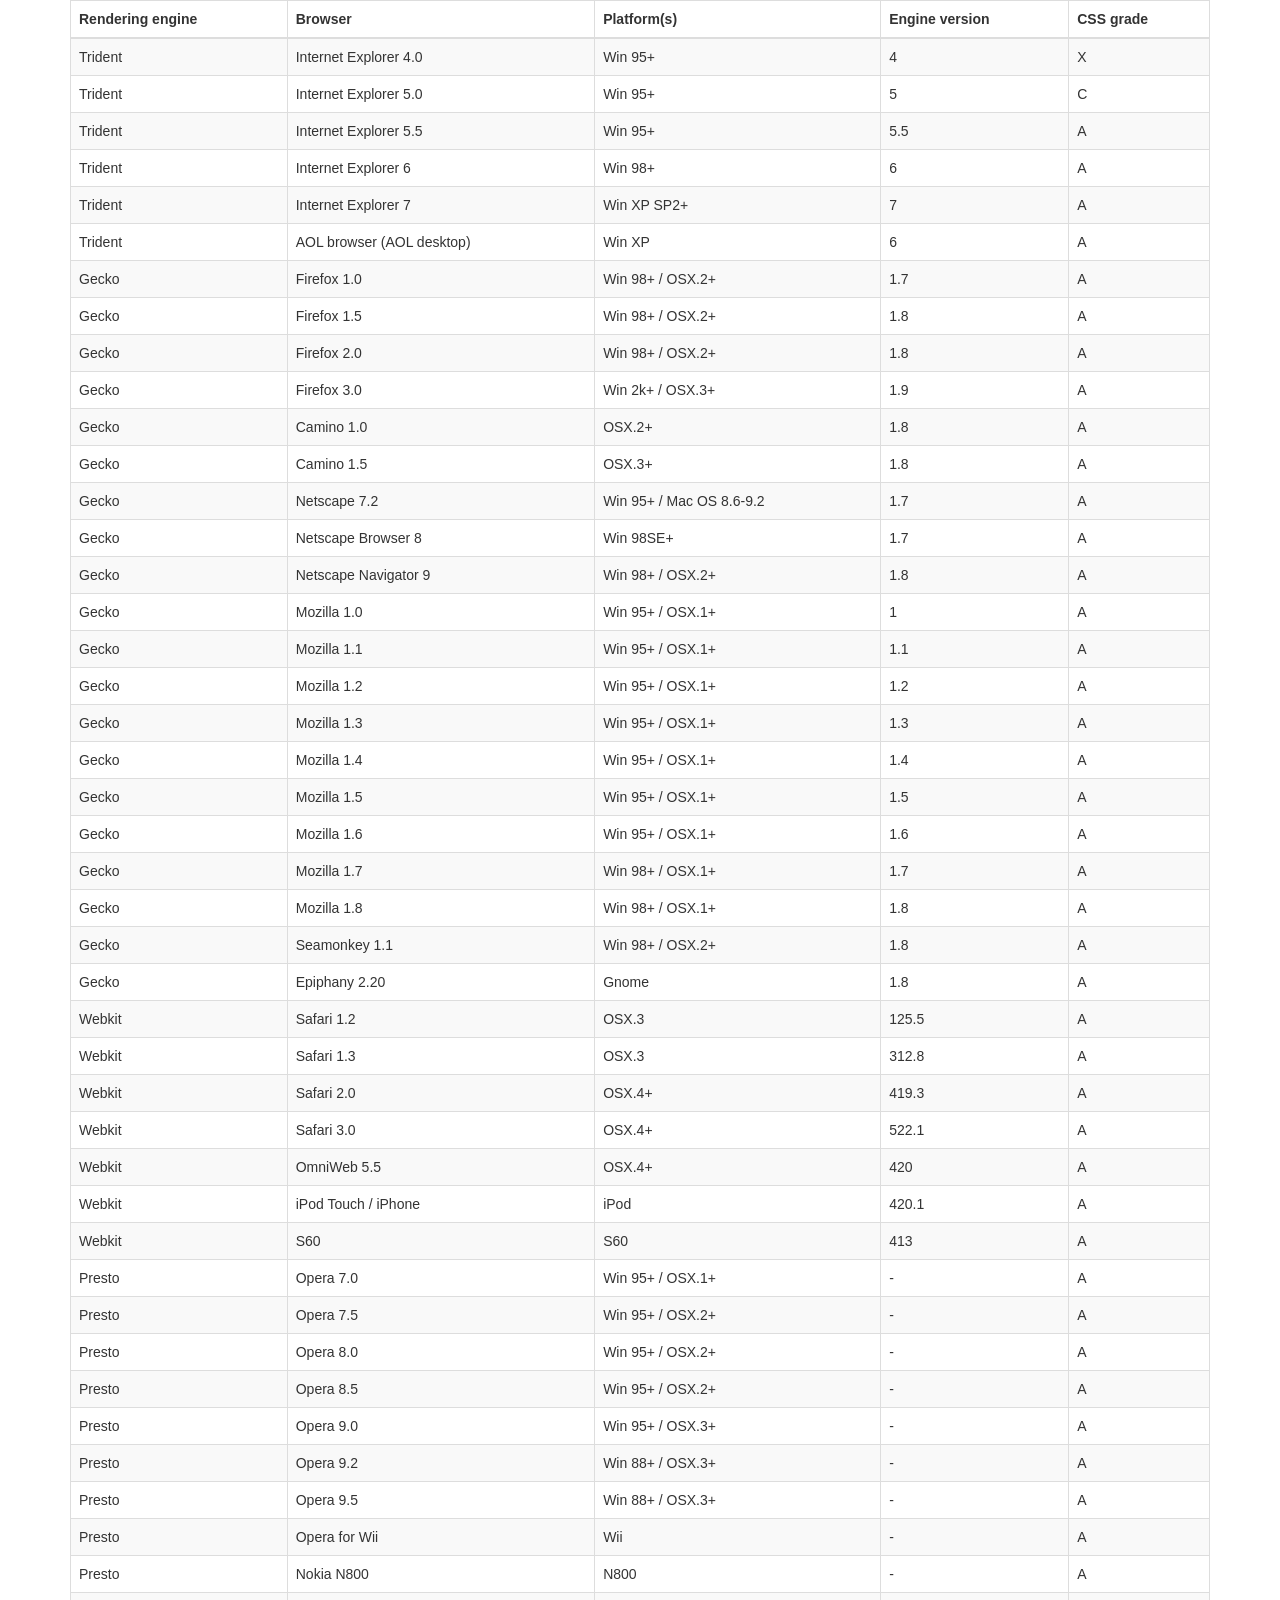
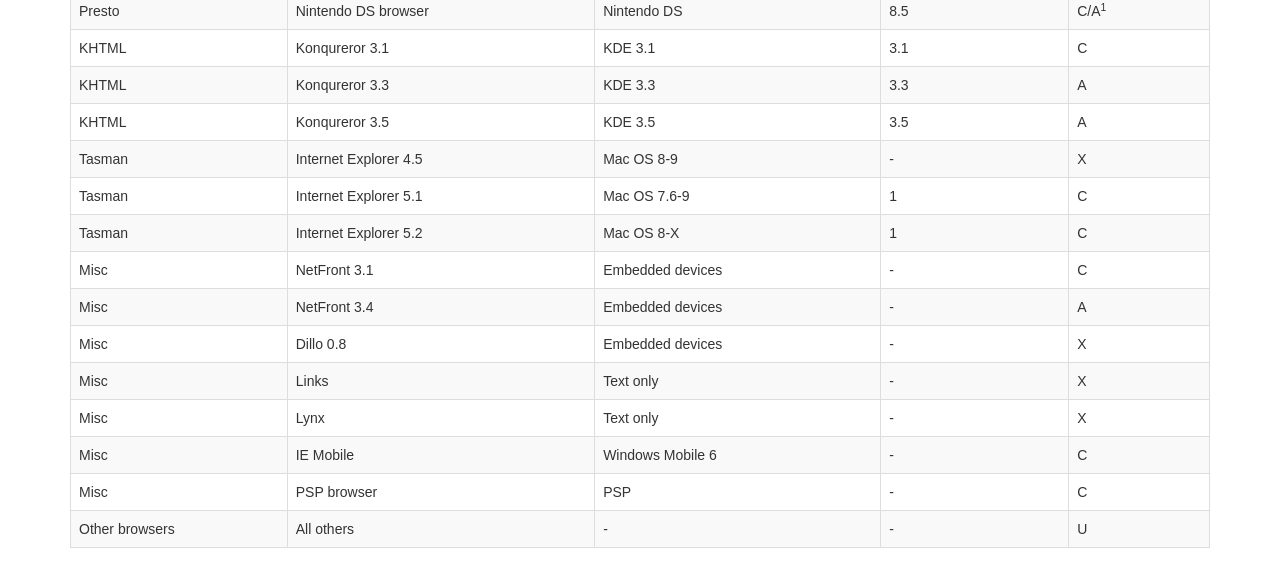
<file: admin/vendor/datatables-plugins/index.html>
<!DOCTYPE HTML PUBLIC "-//W3C//DTD HTML 4.01//EN" "http://www.w3.org/TR/html4/strict.dtd">
<html>
	<head>
		<meta http-equiv="content-type" content="text/html; charset=utf-8" />
		
		<title>DataTables Bootstrap 3 example</title>

		<link rel="stylesheet" type="text/css" href="//maxcdn.bootstrapcdn.com/bootstrap/3.3.0/css/bootstrap.min.css">
		<link rel="stylesheet" type="text/css" href="dataTables.bootstrap.css">

		<script type="text/javascript" language="javascript" src="//code.jquery.com/jquery-1.11.1.min.js"></script>
		<script type="text/javascript" language="javascript" src="//cdn.datatables.net/1.10.3/js/jquery.dataTables.min.js"></script>
		<script type="text/javascript" language="javascript" src="dataTables.bootstrap.js"></script>
		<script type="text/javascript" charset="utf-8">
			$(document).ready(function() {
				$('#example').dataTable();
			} );
		</script>
	</head>
	<body>
		<div class="container">
			
<table cellpadding="0" cellspacing="0" border="0" class="table table-striped table-bordered" id="example">
	<thead>
		<tr>
			<th>Rendering engine</th>
			<th>Browser</th>
			<th>Platform(s)</th>
			<th>Engine version</th>
			<th>CSS grade</th>
		</tr>
	</thead>
	<tbody>
		<tr class="odd gradeX">
			<td>Trident</td>
			<td>Internet
				 Explorer 4.0</td>
			<td>Win 95+</td>
			<td class="center"> 4</td>
			<td class="center">X</td>
		</tr>
		<tr class="even gradeC">
			<td>Trident</td>
			<td>Internet
				 Explorer 5.0</td>
			<td>Win 95+</td>
			<td class="center">5</td>
			<td class="center">C</td>
		</tr>
		<tr class="odd gradeA">
			<td>Trident</td>
			<td>Internet
				 Explorer 5.5</td>
			<td>Win 95+</td>
			<td class="center">5.5</td>
			<td class="center">A</td>
		</tr>
		<tr class="even gradeA">
			<td>Trident</td>
			<td>Internet
				 Explorer 6</td>
			<td>Win 98+</td>
			<td class="center">6</td>
			<td class="center">A</td>
		</tr>
		<tr class="odd gradeA">
			<td>Trident</td>
			<td>Internet Explorer 7</td>
			<td>Win XP SP2+</td>
			<td class="center">7</td>
			<td class="center">A</td>
		</tr>
		<tr class="even gradeA">
			<td>Trident</td>
			<td>AOL browser (AOL desktop)</td>
			<td>Win XP</td>
			<td class="center">6</td>
			<td class="center">A</td>
		</tr>
		<tr class="gradeA">
			<td>Gecko</td>
			<td>Firefox 1.0</td>
			<td>Win 98+ / OSX.2+</td>
			<td class="center">1.7</td>
			<td class="center">A</td>
		</tr>
		<tr class="gradeA">
			<td>Gecko</td>
			<td>Firefox 1.5</td>
			<td>Win 98+ / OSX.2+</td>
			<td class="center">1.8</td>
			<td class="center">A</td>
		</tr>
		<tr class="gradeA">
			<td>Gecko</td>
			<td>Firefox 2.0</td>
			<td>Win 98+ / OSX.2+</td>
			<td class="center">1.8</td>
			<td class="center">A</td>
		</tr>
		<tr class="gradeA">
			<td>Gecko</td>
			<td>Firefox 3.0</td>
			<td>Win 2k+ / OSX.3+</td>
			<td class="center">1.9</td>
			<td class="center">A</td>
		</tr>
		<tr class="gradeA">
			<td>Gecko</td>
			<td>Camino 1.0</td>
			<td>OSX.2+</td>
			<td class="center">1.8</td>
			<td class="center">A</td>
		</tr>
		<tr class="gradeA">
			<td>Gecko</td>
			<td>Camino 1.5</td>
			<td>OSX.3+</td>
			<td class="center">1.8</td>
			<td class="center">A</td>
		</tr>
		<tr class="gradeA">
			<td>Gecko</td>
			<td>Netscape 7.2</td>
			<td>Win 95+ / Mac OS 8.6-9.2</td>
			<td class="center">1.7</td>
			<td class="center">A</td>
		</tr>
		<tr class="gradeA">
			<td>Gecko</td>
			<td>Netscape Browser 8</td>
			<td>Win 98SE+</td>
			<td class="center">1.7</td>
			<td class="center">A</td>
		</tr>
		<tr class="gradeA">
			<td>Gecko</td>
			<td>Netscape Navigator 9</td>
			<td>Win 98+ / OSX.2+</td>
			<td class="center">1.8</td>
			<td class="center">A</td>
		</tr>
		<tr class="gradeA">
			<td>Gecko</td>
			<td>Mozilla 1.0</td>
			<td>Win 95+ / OSX.1+</td>
			<td class="center">1</td>
			<td class="center">A</td>
		</tr>
		<tr class="gradeA">
			<td>Gecko</td>
			<td>Mozilla 1.1</td>
			<td>Win 95+ / OSX.1+</td>
			<td class="center">1.1</td>
			<td class="center">A</td>
		</tr>
		<tr class="gradeA">
			<td>Gecko</td>
			<td>Mozilla 1.2</td>
			<td>Win 95+ / OSX.1+</td>
			<td class="center">1.2</td>
			<td class="center">A</td>
		</tr>
		<tr class="gradeA">
			<td>Gecko</td>
			<td>Mozilla 1.3</td>
			<td>Win 95+ / OSX.1+</td>
			<td class="center">1.3</td>
			<td class="center">A</td>
		</tr>
		<tr class="gradeA">
			<td>Gecko</td>
			<td>Mozilla 1.4</td>
			<td>Win 95+ / OSX.1+</td>
			<td class="center">1.4</td>
			<td class="center">A</td>
		</tr>
		<tr class="gradeA">
			<td>Gecko</td>
			<td>Mozilla 1.5</td>
			<td>Win 95+ / OSX.1+</td>
			<td class="center">1.5</td>
			<td class="center">A</td>
		</tr>
		<tr class="gradeA">
			<td>Gecko</td>
			<td>Mozilla 1.6</td>
			<td>Win 95+ / OSX.1+</td>
			<td class="center">1.6</td>
			<td class="center">A</td>
		</tr>
		<tr class="gradeA">
			<td>Gecko</td>
			<td>Mozilla 1.7</td>
			<td>Win 98+ / OSX.1+</td>
			<td class="center">1.7</td>
			<td class="center">A</td>
		</tr>
		<tr class="gradeA">
			<td>Gecko</td>
			<td>Mozilla 1.8</td>
			<td>Win 98+ / OSX.1+</td>
			<td class="center">1.8</td>
			<td class="center">A</td>
		</tr>
		<tr class="gradeA">
			<td>Gecko</td>
			<td>Seamonkey 1.1</td>
			<td>Win 98+ / OSX.2+</td>
			<td class="center">1.8</td>
			<td class="center">A</td>
		</tr>
		<tr class="gradeA">
			<td>Gecko</td>
			<td>Epiphany 2.20</td>
			<td>Gnome</td>
			<td class="center">1.8</td>
			<td class="center">A</td>
		</tr>
		<tr class="gradeA">
			<td>Webkit</td>
			<td>Safari 1.2</td>
			<td>OSX.3</td>
			<td class="center">125.5</td>
			<td class="center">A</td>
		</tr>
		<tr class="gradeA">
			<td>Webkit</td>
			<td>Safari 1.3</td>
			<td>OSX.3</td>
			<td class="center">312.8</td>
			<td class="center">A</td>
		</tr>
		<tr class="gradeA">
			<td>Webkit</td>
			<td>Safari 2.0</td>
			<td>OSX.4+</td>
			<td class="center">419.3</td>
			<td class="center">A</td>
		</tr>
		<tr class="gradeA">
			<td>Webkit</td>
			<td>Safari 3.0</td>
			<td>OSX.4+</td>
			<td class="center">522.1</td>
			<td class="center">A</td>
		</tr>
		<tr class="gradeA">
			<td>Webkit</td>
			<td>OmniWeb 5.5</td>
			<td>OSX.4+</td>
			<td class="center">420</td>
			<td class="center">A</td>
		</tr>
		<tr class="gradeA">
			<td>Webkit</td>
			<td>iPod Touch / iPhone</td>
			<td>iPod</td>
			<td class="center">420.1</td>
			<td class="center">A</td>
		</tr>
		<tr class="gradeA">
			<td>Webkit</td>
			<td>S60</td>
			<td>S60</td>
			<td class="center">413</td>
			<td class="center">A</td>
		</tr>
		<tr class="gradeA">
			<td>Presto</td>
			<td>Opera 7.0</td>
			<td>Win 95+ / OSX.1+</td>
			<td class="center">-</td>
			<td class="center">A</td>
		</tr>
		<tr class="gradeA">
			<td>Presto</td>
			<td>Opera 7.5</td>
			<td>Win 95+ / OSX.2+</td>
			<td class="center">-</td>
			<td class="center">A</td>
		</tr>
		<tr class="gradeA">
			<td>Presto</td>
			<td>Opera 8.0</td>
			<td>Win 95+ / OSX.2+</td>
			<td class="center">-</td>
			<td class="center">A</td>
		</tr>
		<tr class="gradeA">
			<td>Presto</td>
			<td>Opera 8.5</td>
			<td>Win 95+ / OSX.2+</td>
			<td class="center">-</td>
			<td class="center">A</td>
		</tr>
		<tr class="gradeA">
			<td>Presto</td>
			<td>Opera 9.0</td>
			<td>Win 95+ / OSX.3+</td>
			<td class="center">-</td>
			<td class="center">A</td>
		</tr>
		<tr class="gradeA">
			<td>Presto</td>
			<td>Opera 9.2</td>
			<td>Win 88+ / OSX.3+</td>
			<td class="center">-</td>
			<td class="center">A</td>
		</tr>
		<tr class="gradeA">
			<td>Presto</td>
			<td>Opera 9.5</td>
			<td>Win 88+ / OSX.3+</td>
			<td class="center">-</td>
			<td class="center">A</td>
		</tr>
		<tr class="gradeA">
			<td>Presto</td>
			<td>Opera for Wii</td>
			<td>Wii</td>
			<td class="center">-</td>
			<td class="center">A</td>
		</tr>
		<tr class="gradeA">
			<td>Presto</td>
			<td>Nokia N800</td>
			<td>N800</td>
			<td class="center">-</td>
			<td class="center">A</td>
		</tr>
		<tr class="gradeA">
			<td>Presto</td>
			<td>Nintendo DS browser</td>
			<td>Nintendo DS</td>
			<td class="center">8.5</td>
			<td class="center">C/A<sup>1</sup></td>
		</tr>
		<tr class="gradeC">
			<td>KHTML</td>
			<td>Konqureror 3.1</td>
			<td>KDE 3.1</td>
			<td class="center">3.1</td>
			<td class="center">C</td>
		</tr>
		<tr class="gradeA">
			<td>KHTML</td>
			<td>Konqureror 3.3</td>
			<td>KDE 3.3</td>
			<td class="center">3.3</td>
			<td class="center">A</td>
		</tr>
		<tr class="gradeA">
			<td>KHTML</td>
			<td>Konqureror 3.5</td>
			<td>KDE 3.5</td>
			<td class="center">3.5</td>
			<td class="center">A</td>
		</tr>
		<tr class="gradeX">
			<td>Tasman</td>
			<td>Internet Explorer 4.5</td>
			<td>Mac OS 8-9</td>
			<td class="center">-</td>
			<td class="center">X</td>
		</tr>
		<tr class="gradeC">
			<td>Tasman</td>
			<td>Internet Explorer 5.1</td>
			<td>Mac OS 7.6-9</td>
			<td class="center">1</td>
			<td class="center">C</td>
		</tr>
		<tr class="gradeC">
			<td>Tasman</td>
			<td>Internet Explorer 5.2</td>
			<td>Mac OS 8-X</td>
			<td class="center">1</td>
			<td class="center">C</td>
		</tr>
		<tr class="gradeA">
			<td>Misc</td>
			<td>NetFront 3.1</td>
			<td>Embedded devices</td>
			<td class="center">-</td>
			<td class="center">C</td>
		</tr>
		<tr class="gradeA">
			<td>Misc</td>
			<td>NetFront 3.4</td>
			<td>Embedded devices</td>
			<td class="center">-</td>
			<td class="center">A</td>
		</tr>
		<tr class="gradeX">
			<td>Misc</td>
			<td>Dillo 0.8</td>
			<td>Embedded devices</td>
			<td class="center">-</td>
			<td class="center">X</td>
		</tr>
		<tr class="gradeX">
			<td>Misc</td>
			<td>Links</td>
			<td>Text only</td>
			<td class="center">-</td>
			<td class="center">X</td>
		</tr>
		<tr class="gradeX">
			<td>Misc</td>
			<td>Lynx</td>
			<td>Text only</td>
			<td class="center">-</td>
			<td class="center">X</td>
		</tr>
		<tr class="gradeC">
			<td>Misc</td>
			<td>IE Mobile</td>
			<td>Windows Mobile 6</td>
			<td class="center">-</td>
			<td class="center">C</td>
		</tr>
		<tr class="gradeC">
			<td>Misc</td>
			<td>PSP browser</td>
			<td>PSP</td>
			<td class="center">-</td>
			<td class="center">C</td>
		</tr>
		<tr class="gradeU">
			<td>Other browsers</td>
			<td>All others</td>
			<td>-</td>
			<td class="center">-</td>
			<td class="center">U</td>
		</tr>
	</tbody>
</table>
			
		</div>
	</body>
</html>
</file>
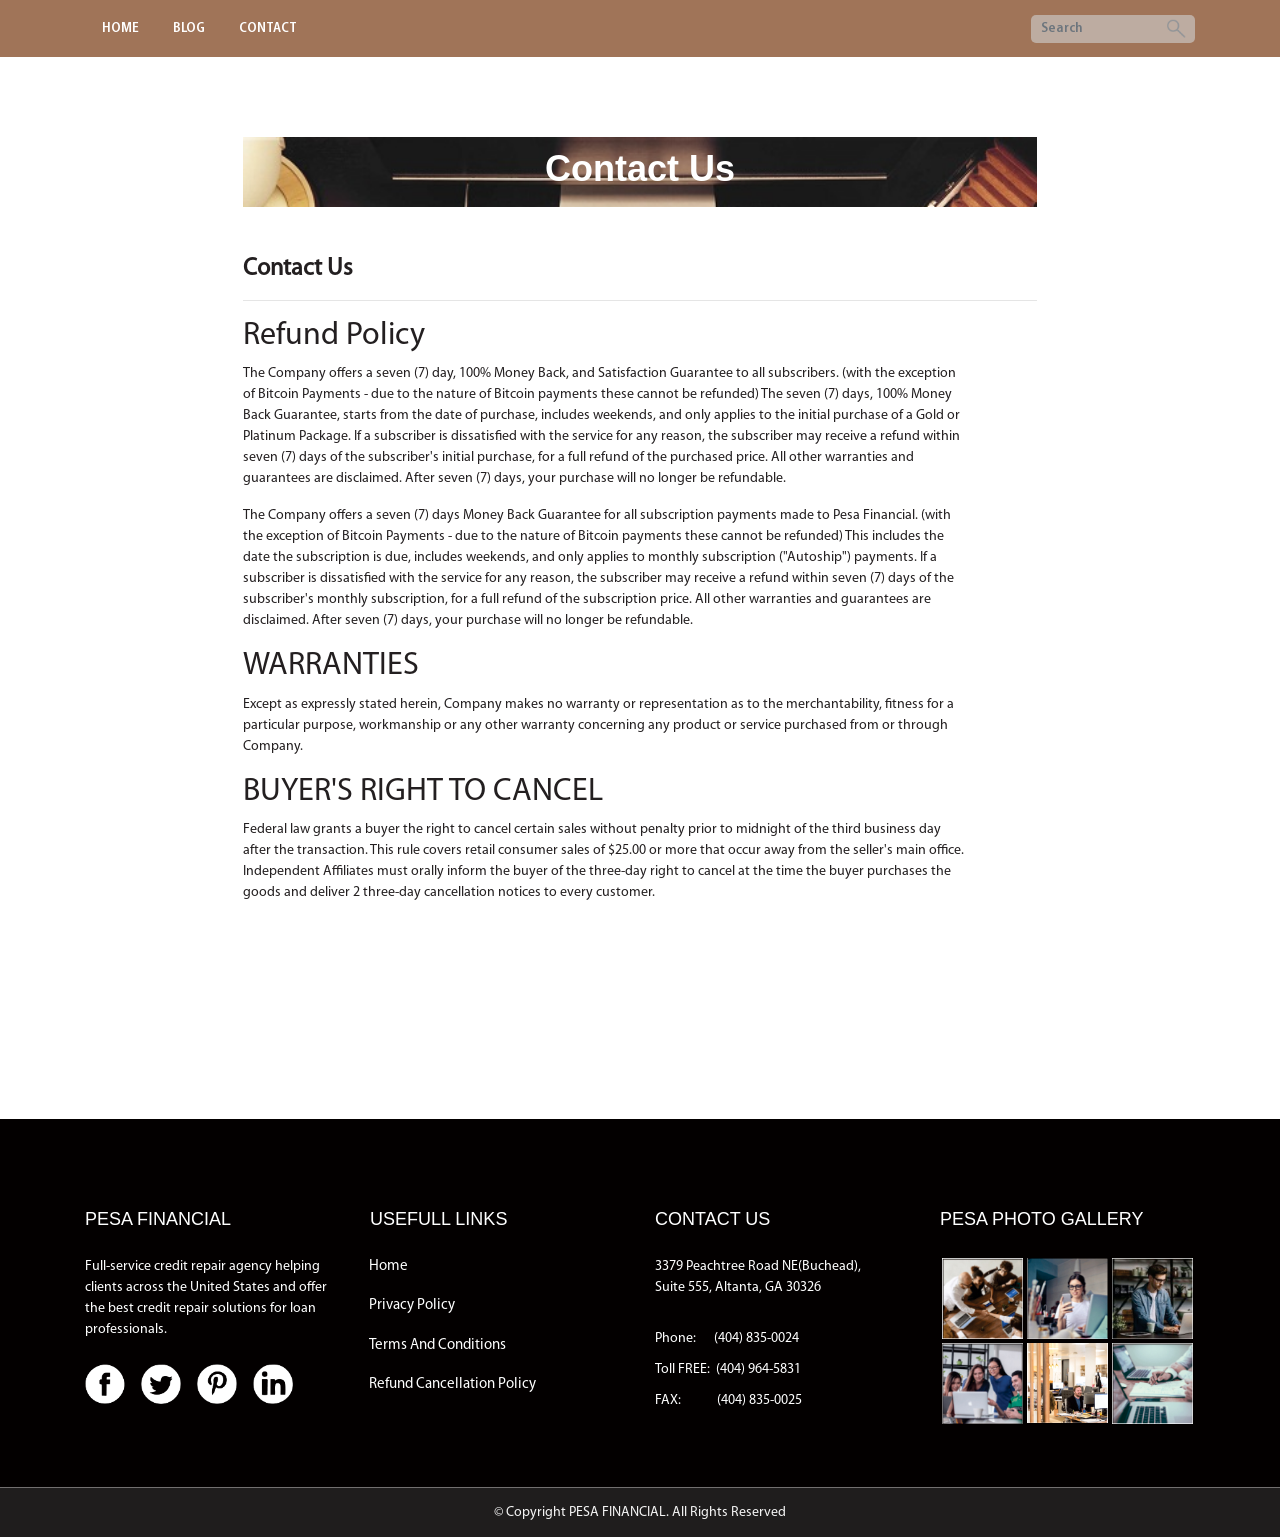
<file: contact.html>
<!doctype html>
<html lang="en">
  <head>
    <meta http-equiv="Content-Type" content="text/html; charset=utf-8">
    <meta name="viewport" content="width=device-width, initial-scale=1, shrink-to-fit=no">
    <meta name="description" content="">
    <meta name="author" content="">
    <title>Contact Us</title>
    <link href="css/bootstrap.min.css" rel="stylesheet" />
    <link href="css/main.css" rel="stylesheet" />
    <link rel="stylesheet" href="css/myfile.css">
  </head>
  <body>
    <nav class="navbar navbar-expand-sm navbar-dark">
      <div class="container">
        <button class="navbar-toggler" type="button" data-toggle="collapse" data-target="#navbarNav" aria-controls="navbarSupportedContent" aria-expanded="false" aria-label="Toggle navigation">
          <span class="navbar-toggler-icon"></span>
        </button>
      
        <div class="collapse navbar-collapse" id="navbarNav">
          <ul class="navbar-nav ">
            <li class="nav-item"><a class="nav-link" href="index.html">Home</a></li>
            <li class="nav-item"><a class="nav-link" href="index.html">Blog</a></li>
            <li class="nav-item"><a class="nav-link" href="index.html">Contact</a></li>
          </ul>
          <form class="form-inline ml-auto"><input aria-label="Search" class="form-control" placeholder="Search" type="text" /> <input class="submit" type="submit" value="" /></form>
          <ul class="navbar-nav">
           
          </ul>
        </div>
      </div>
    </nav>
   
  <section class="privacy  offset-md-2 col-md-8">
   <div class="container">
    <header class="section-header">
      <div style="height: 70px; margin-top: 80px; background-size: cover; width: 100%; background-image: url('img/portfolio_background5.jpg');background-repeat: no-repeat;">
        <h3 style="font-family:  'Kanit', sans-serif; padding-top: 10px; color: white;" class="section-title ">Contact Us</h3>
      </div>
      
    </header>


    <div class="col-lg-12 mt-5"></div>
      <h4 class="textStyle"><b>Contact Us</b></h4>
      <hr>
    <!-- Started from here -->
     <div class="row">
      <div class="col-md-11">
       
        <div class="fund_policy">
          <div class="h2">Refund Policy</div>
          <p>The Company offers a seven (7) day, 100% Money Back, and Satisfaction Guarantee to all subscribers. (with the exception of Bitcoin Payments - due to the nature of Bitcoin payments these cannot be refunded) The seven (7) days, 100% Money Back Guarantee, starts from the date of purchase, includes weekends, and only applies to the initial purchase of a Gold or Platinum Package. If a subscriber is dissatisfied with the service for any reason, the subscriber may receive a refund within seven (7) days of the subscriber's initial purchase, for a full refund of the purchased price. All other warranties and guarantees are disclaimed. After seven (7) days, your purchase will no longer be refundable.</p>
          <p>The Company offers a seven (7) days Money Back Guarantee for all subscription payments made to Pesa Financial. (with the exception of Bitcoin Payments - due to the nature of Bitcoin payments these cannot be refunded) This includes the date the subscription is due, includes weekends, and only applies to monthly subscription ("Autoship") payments. If a subscriber is dissatisfied with the service for any reason, the subscriber may receive a refund within seven (7) days of the subscriber's monthly subscription, for a full refund of the subscription price. All other warranties and guarantees are disclaimed. After seven (7) days, your purchase will no longer be refundable.</p>
          <div class="h2">WARRANTIES</div>
          <p>Except as expressly stated herein, Company makes no warranty or representa&shy;tion as to the merchantability, fitness for a particular purpose, workmanship or any other warranty concerning any product or service purchased from or through Company.</p>
          <div class="h2">BUYER'S RIGHT TO CANCEL</div>
          <p>Federal law grants a buyer the right to cancel certain sales without penalty prior to midnight of the third business day after the transaction. This rule covers retail consumer sales of $25.00 or more that occur away from the seller's main office. Independent Affiliates must orally inform the buyer of the three-day right to cancel at the time the buyer purchases the goods and deliver 2 three-day cancellation notices to every customer.</p>
        </div>

    </div>

   </div>
  </section>



    <footer>
      <div class="container">
        <div class="row">
          <div class="col-md-12 col-lg-3 ">
            <h3 class="footer-heading">Pesa Financial</h3>
           <!----<a href="javascript:void(0);" class="text-center"><img alt="" class="mb-3" src="img/footer-logo.png" /></a>--> 
            <p>Full-service credit repair agency helping clients across the United States and offer the best credit repair solutions for loan professionals.</p>
            <div class="socialLinks"><a href="javascript:void(0);"><img alt="" width="40" src="img/fb-icon.png" /></a> <a href="javascript:void(0);"><img alt="" width="40"  src="img/twitter-icon.png" /></a> <a href="javascript:void(0);"><img alt="" width="40"  src="img/pintrest-icon.png" /></a> <a href="javascript:void(0);"><img alt="" width="40"  src="img/linkedin-icon.png" /></a></div>
          </div>
          <div class="col-md-12 col-lg-3">
            <h3 class="footer-heading">Usefull Links</h3>
            <li><a class="p-3 privacy-policy" href="./index.html">Home</a> </li>
            <li><a class="p-3 privacy-policy" href="./privacy-policy.html">Privacy Policy</a> </li>
            <li><a class="p-3 terms-and-conditions" href="./terms-and-conditions.html">Terms And Conditions</a> </li>
            <li><a class="p-3 terms-and-conditions" href="./refund-cancellation-policy.html">Refund Cancellation Policy</a>  </li>
           
          </div>
          <div class="col-md-12 col-lg-3">
            <h3 class="footer-heading">Contact US</h3>
            <p>
              3379 Peachtree Road NE(Buchead),<br>
              Suite 555, Altanta, GA 30326
              <br>
             
              <p class="p p1">Phone:&nbsp;&nbsp;&nbsp;&nbsp;&nbsp; (404) 835-0024 </p>
              <p class="p">Toll FREE:&nbsp; (404) 964-5831 </p>
           <p class="p">FAX:&nbsp;&nbsp;&nbsp;&nbsp;&nbsp;&nbsp;&nbsp;&nbsp;&nbsp;&nbsp;&nbsp; (404) 835-0025 </p>
            </p>
          </div>
          <div class="col-md-12 col-lg-3">
            <h3 class="footer-heading ">PESA Photo Gallery</h3>
            <div class="galleryThumbs"><a href="javascript:void(0);"><img alt=""  src="img/gallery-thumb-1.jpg" /></a> <a href="javascript:void(0);"><img alt="" src="img/gallery-thumb-2.jpg" /></a> <a href="javascript:void(0);"><img alt="" src="img/gallery-thumb-3.jpg" /></a> <a href="javascript:void(0);"><img alt="" src="img/gallery-thumb-4.jpg" /></a> <a href="javascript:void(0);"><img alt="" src="img/gallery-thumb-5.jpg" /></a> <a href="javascript:void(0);"><img alt="" src="img/gallery-thumb-6.jpg" /></a></div>
          </div>
        </div>
      </div>
      
    </footer>
    <div class="footer1">© Copyright PESA FINANCIAL. All Rights Reserved</div>
    <script src="js/jquery-3.3.1.min.js"></script><script src="js/bootstrap.min.js"></script>
  </body>
</html>
</file>
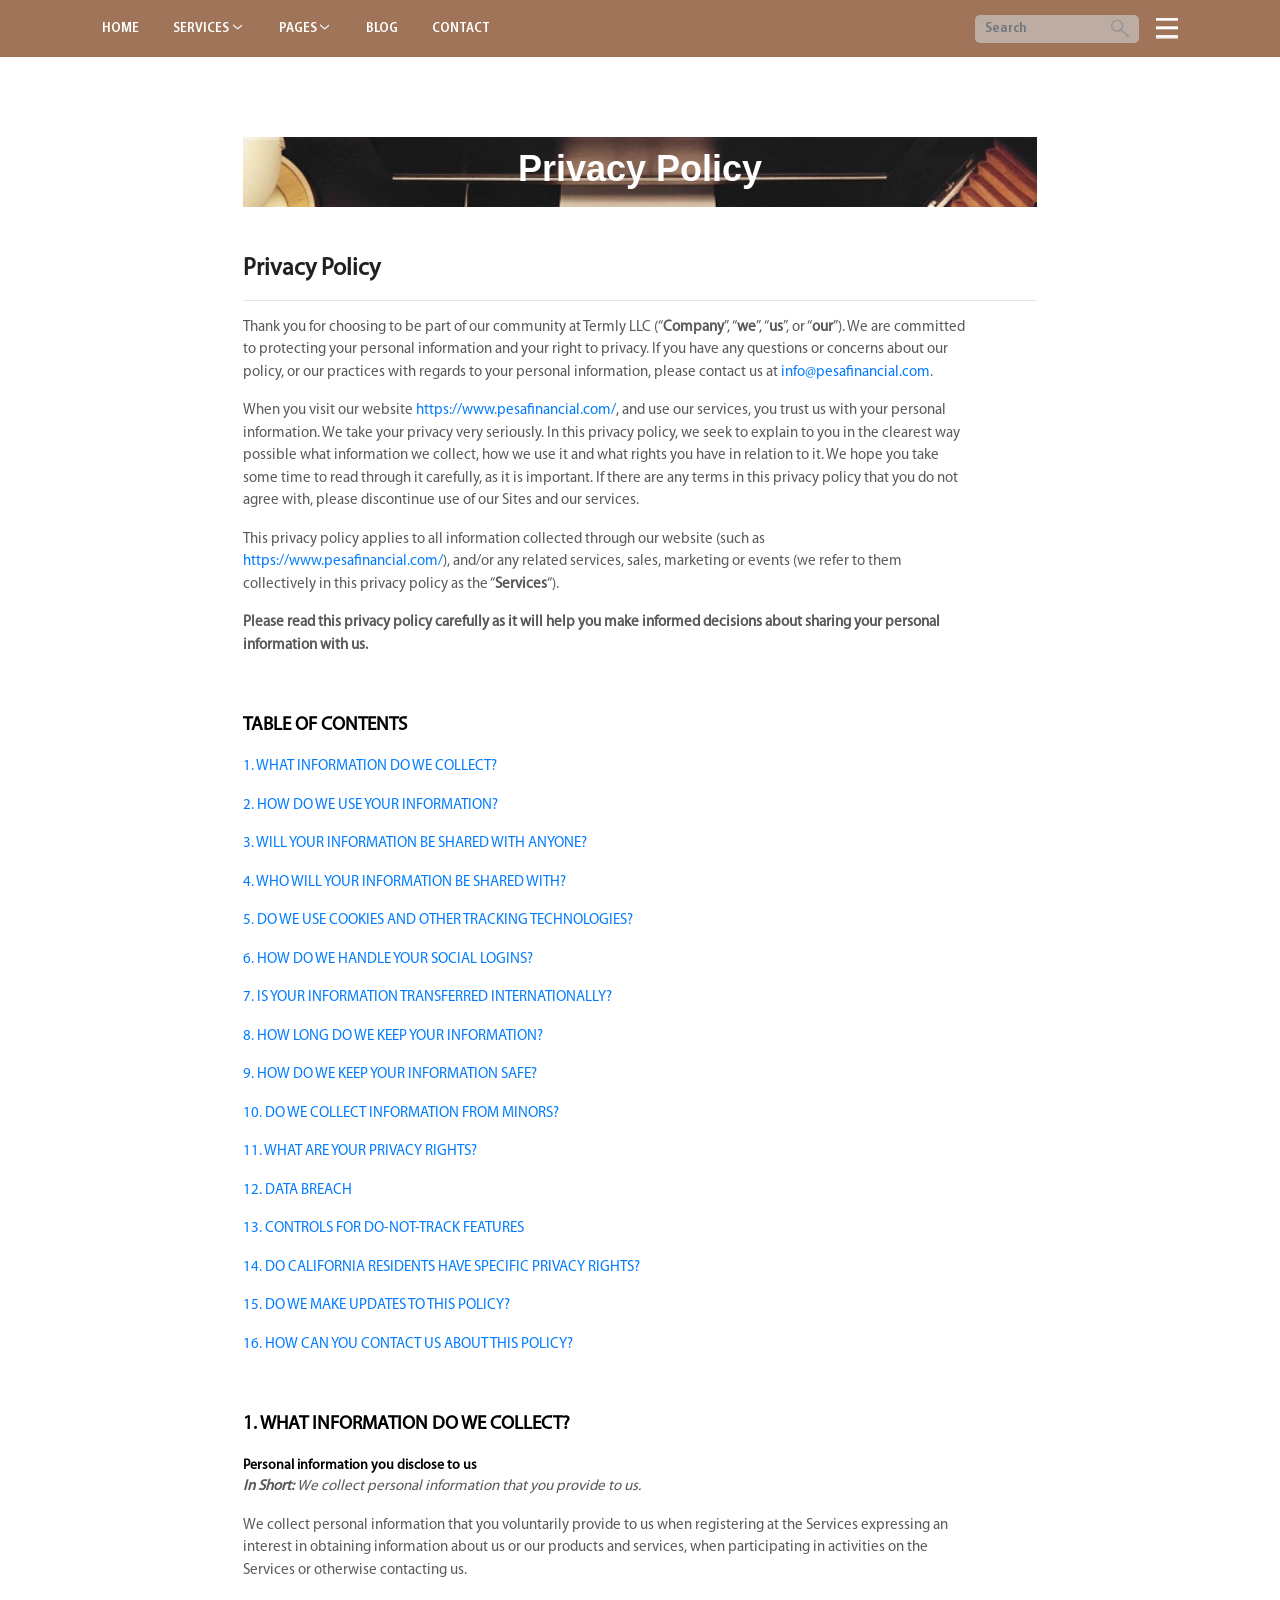
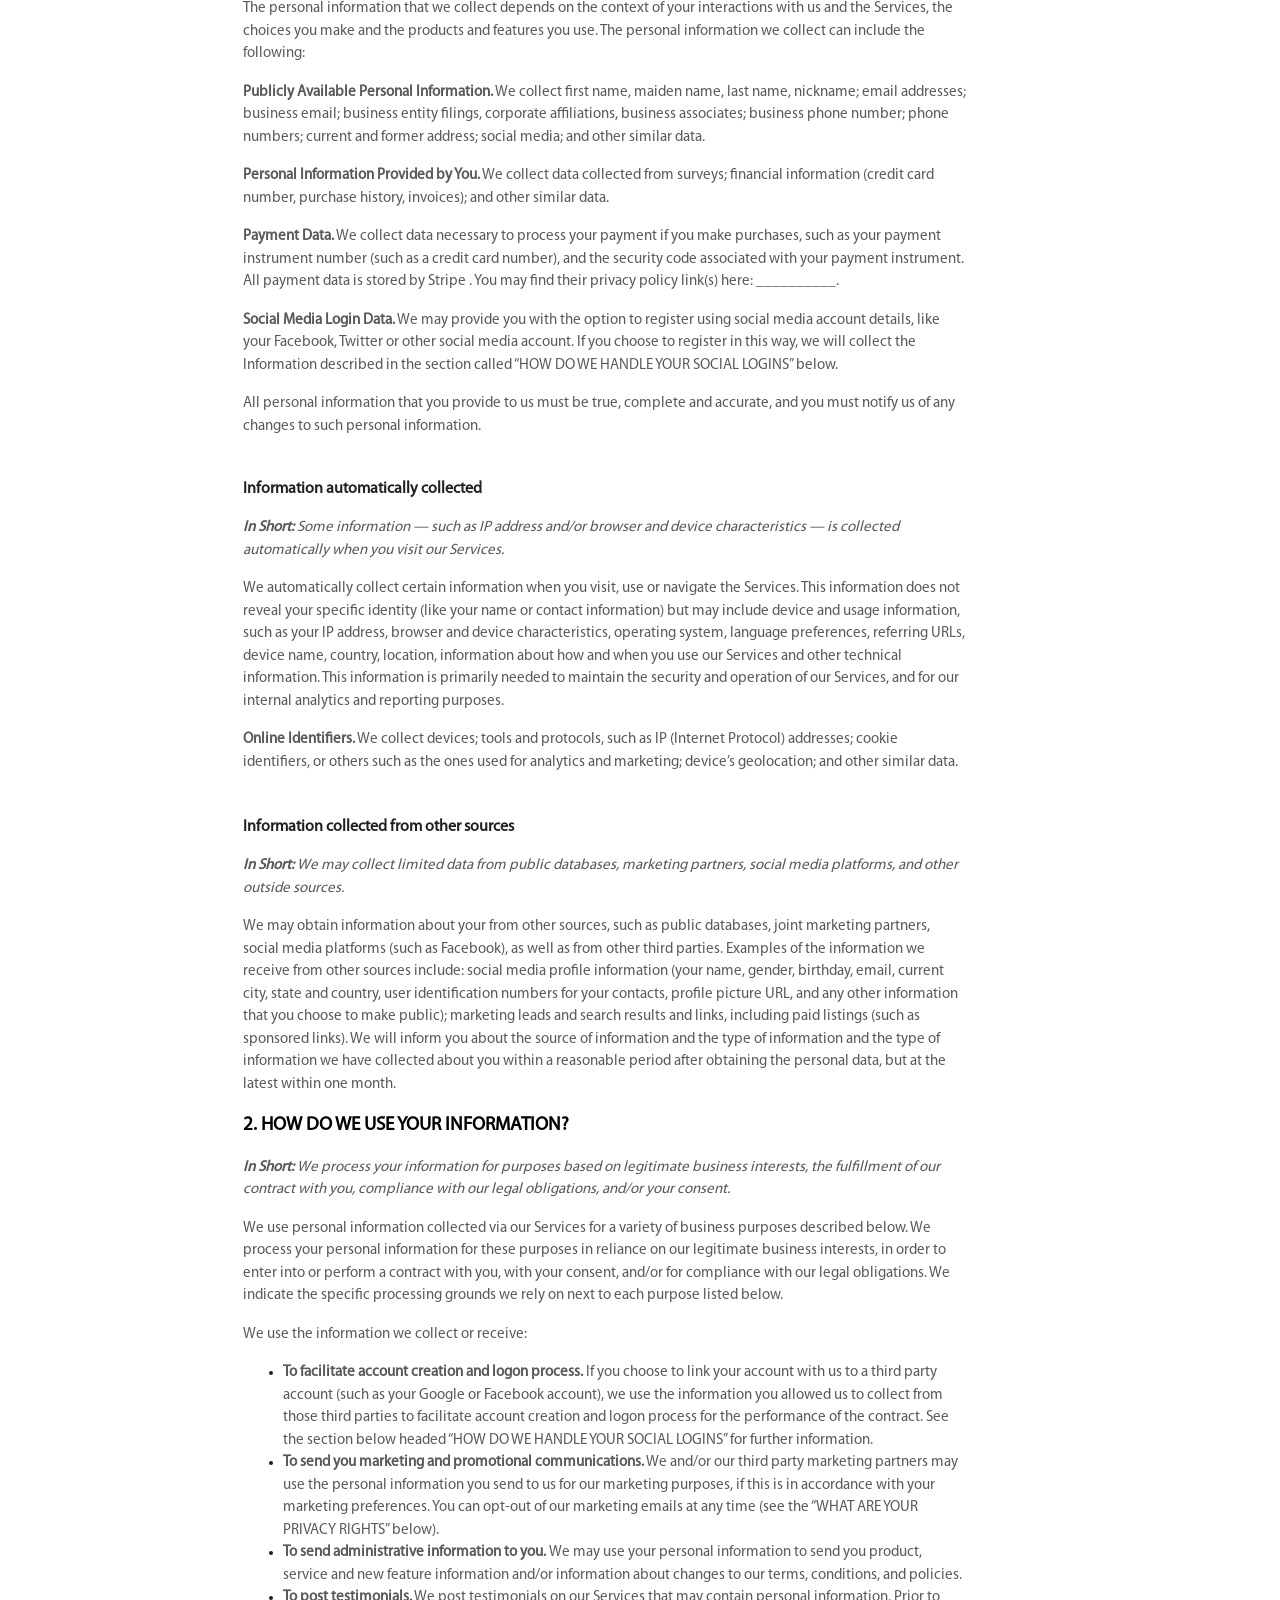
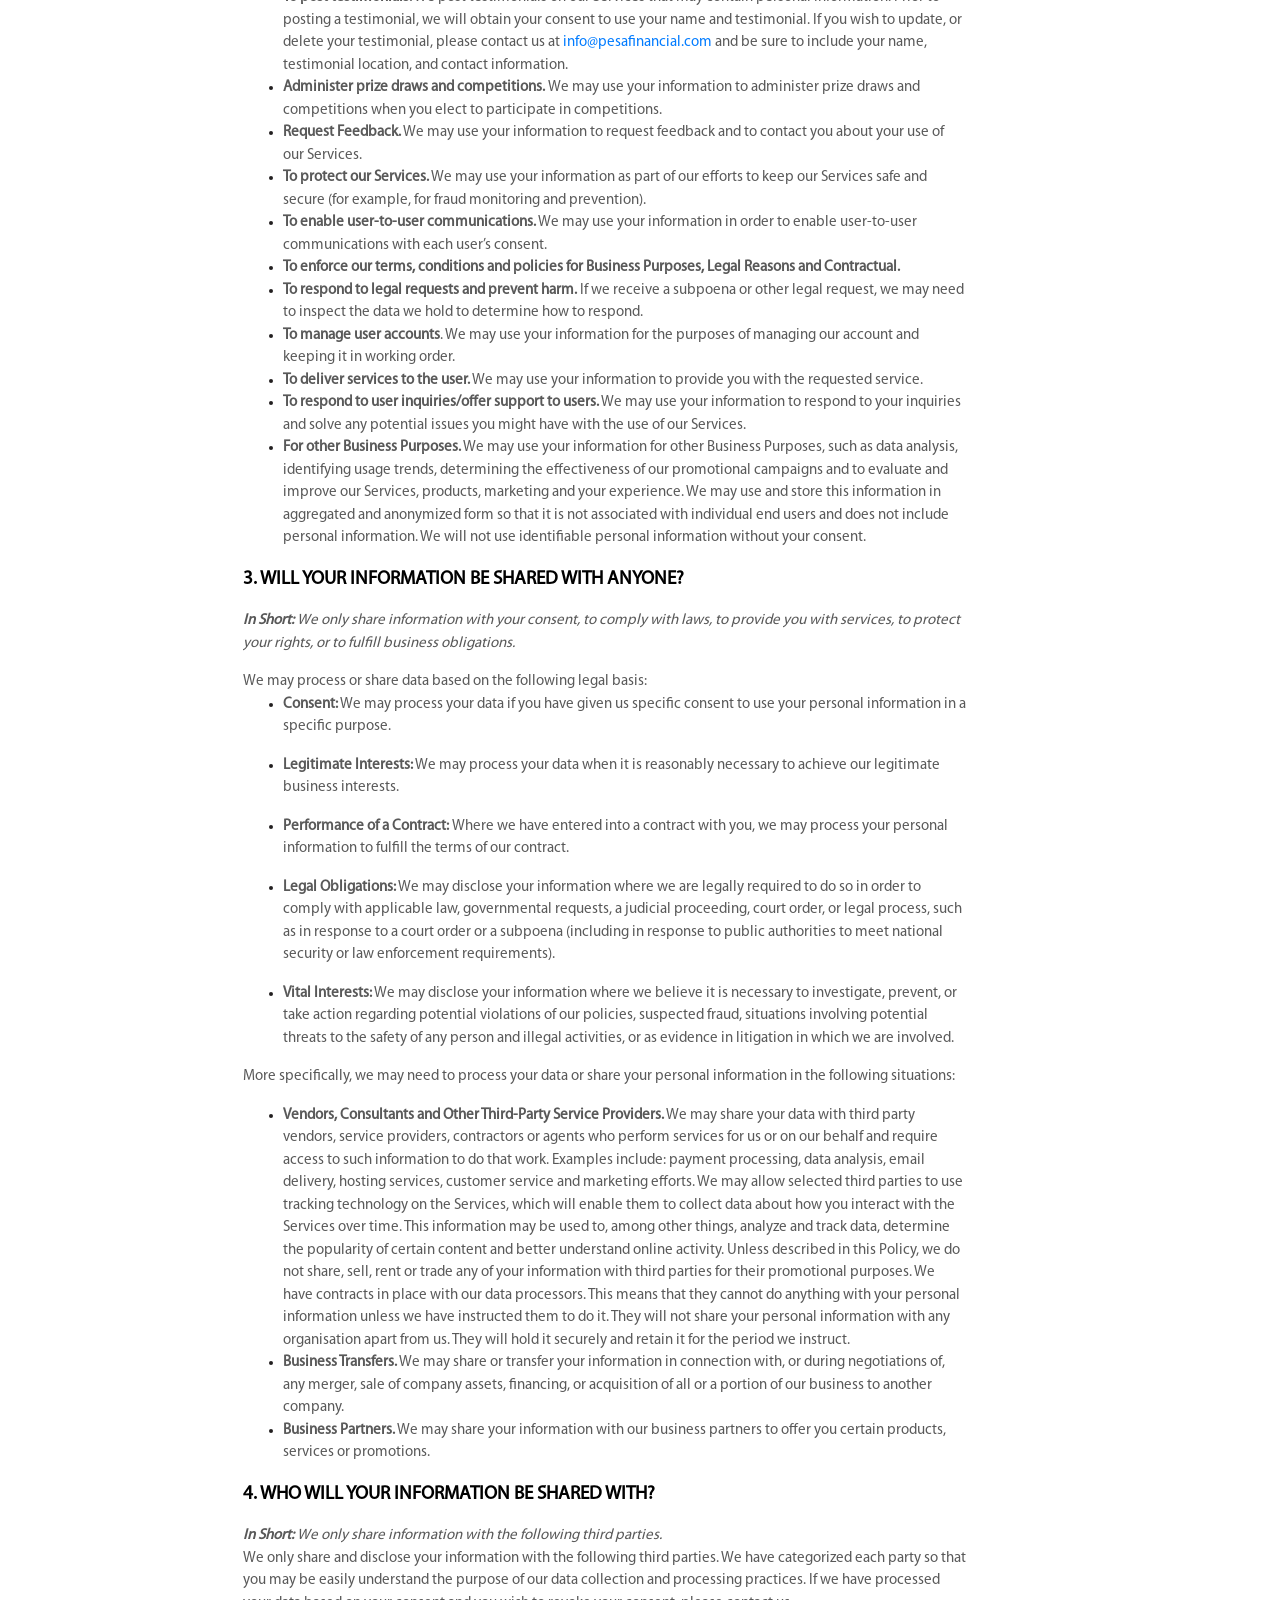
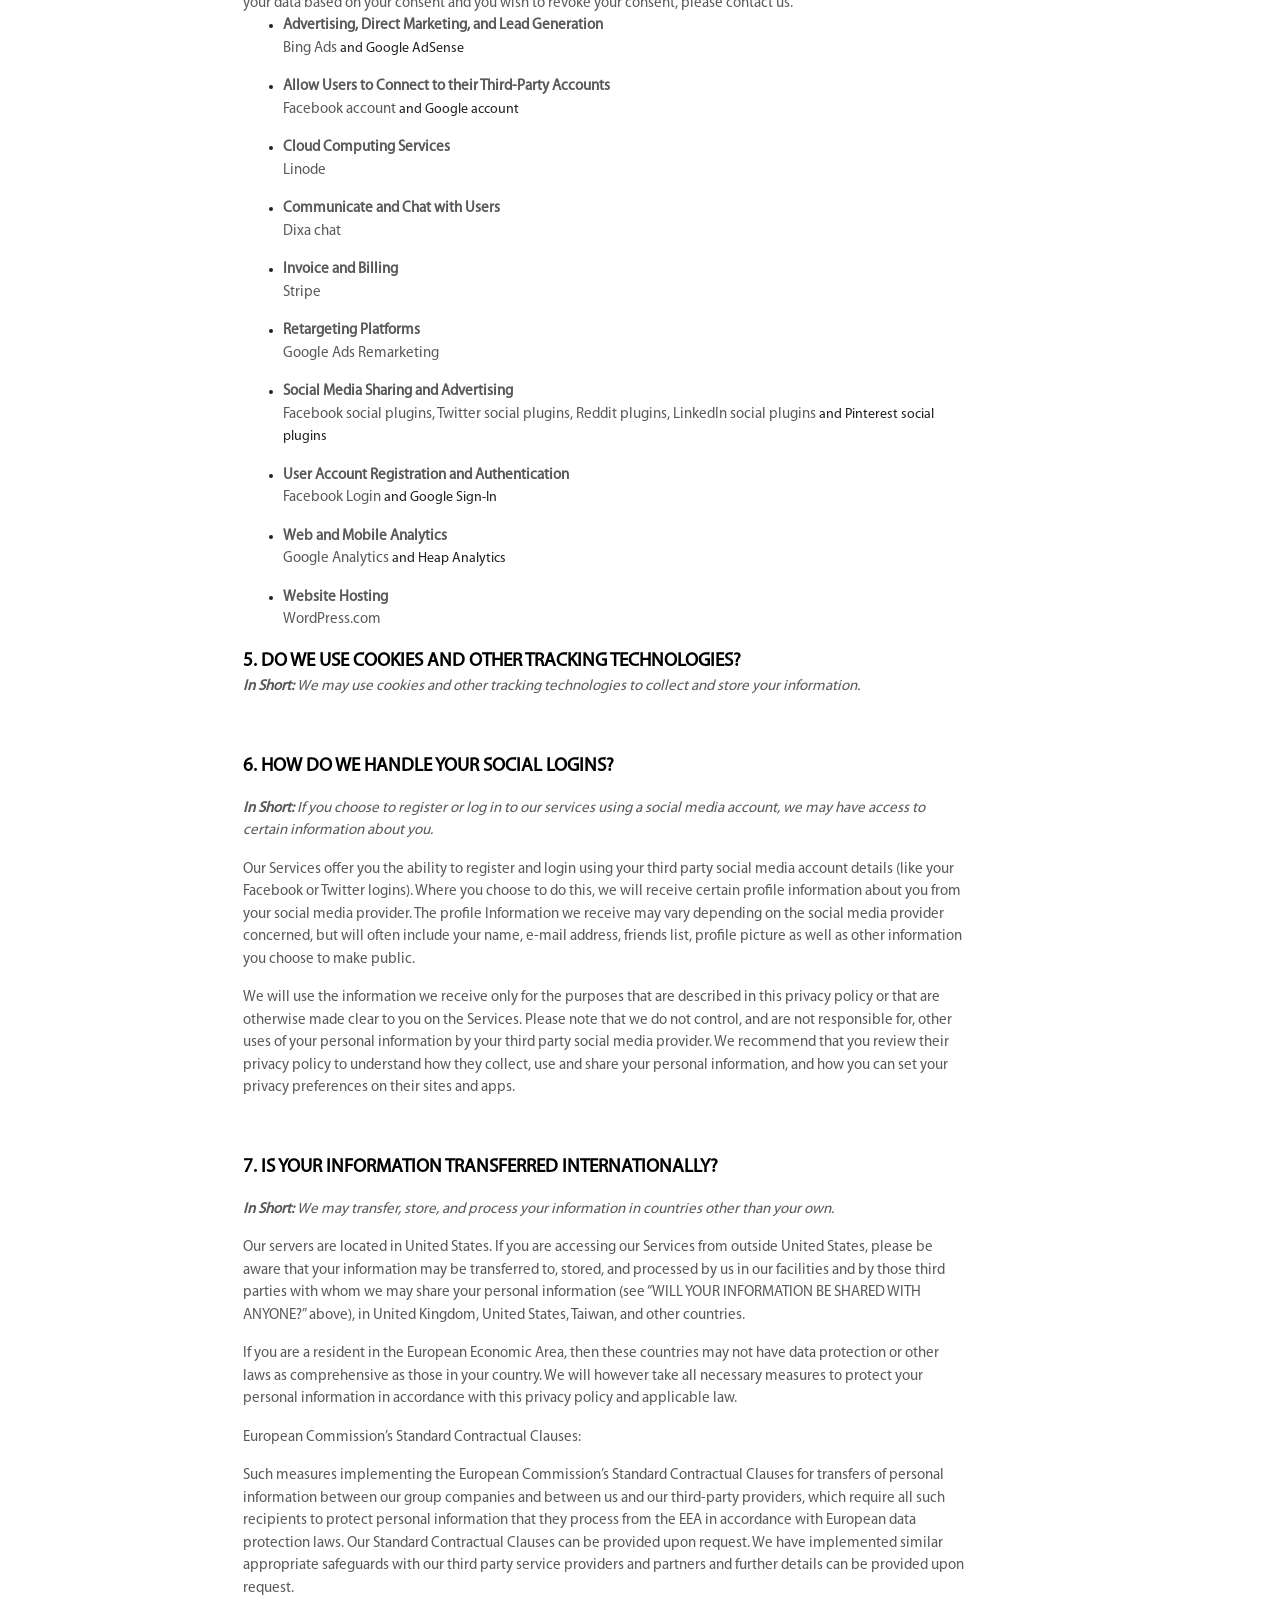
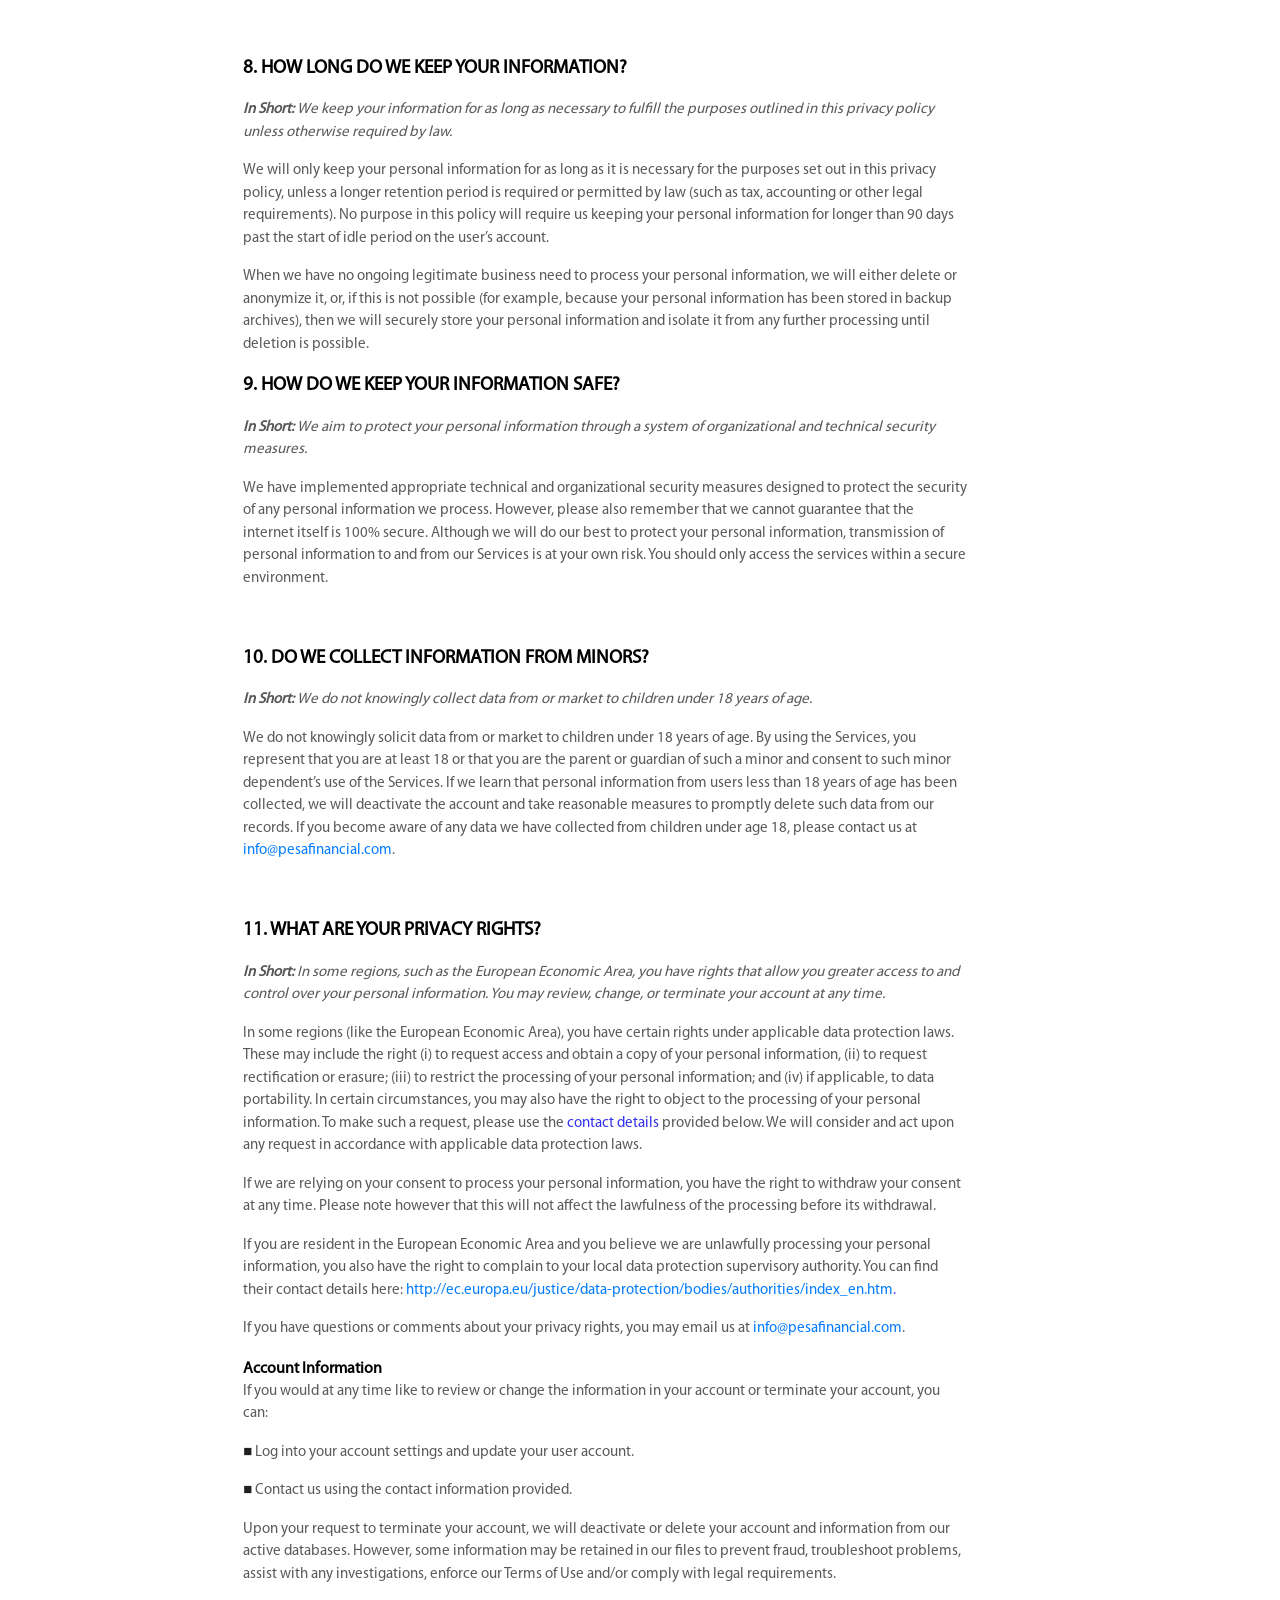
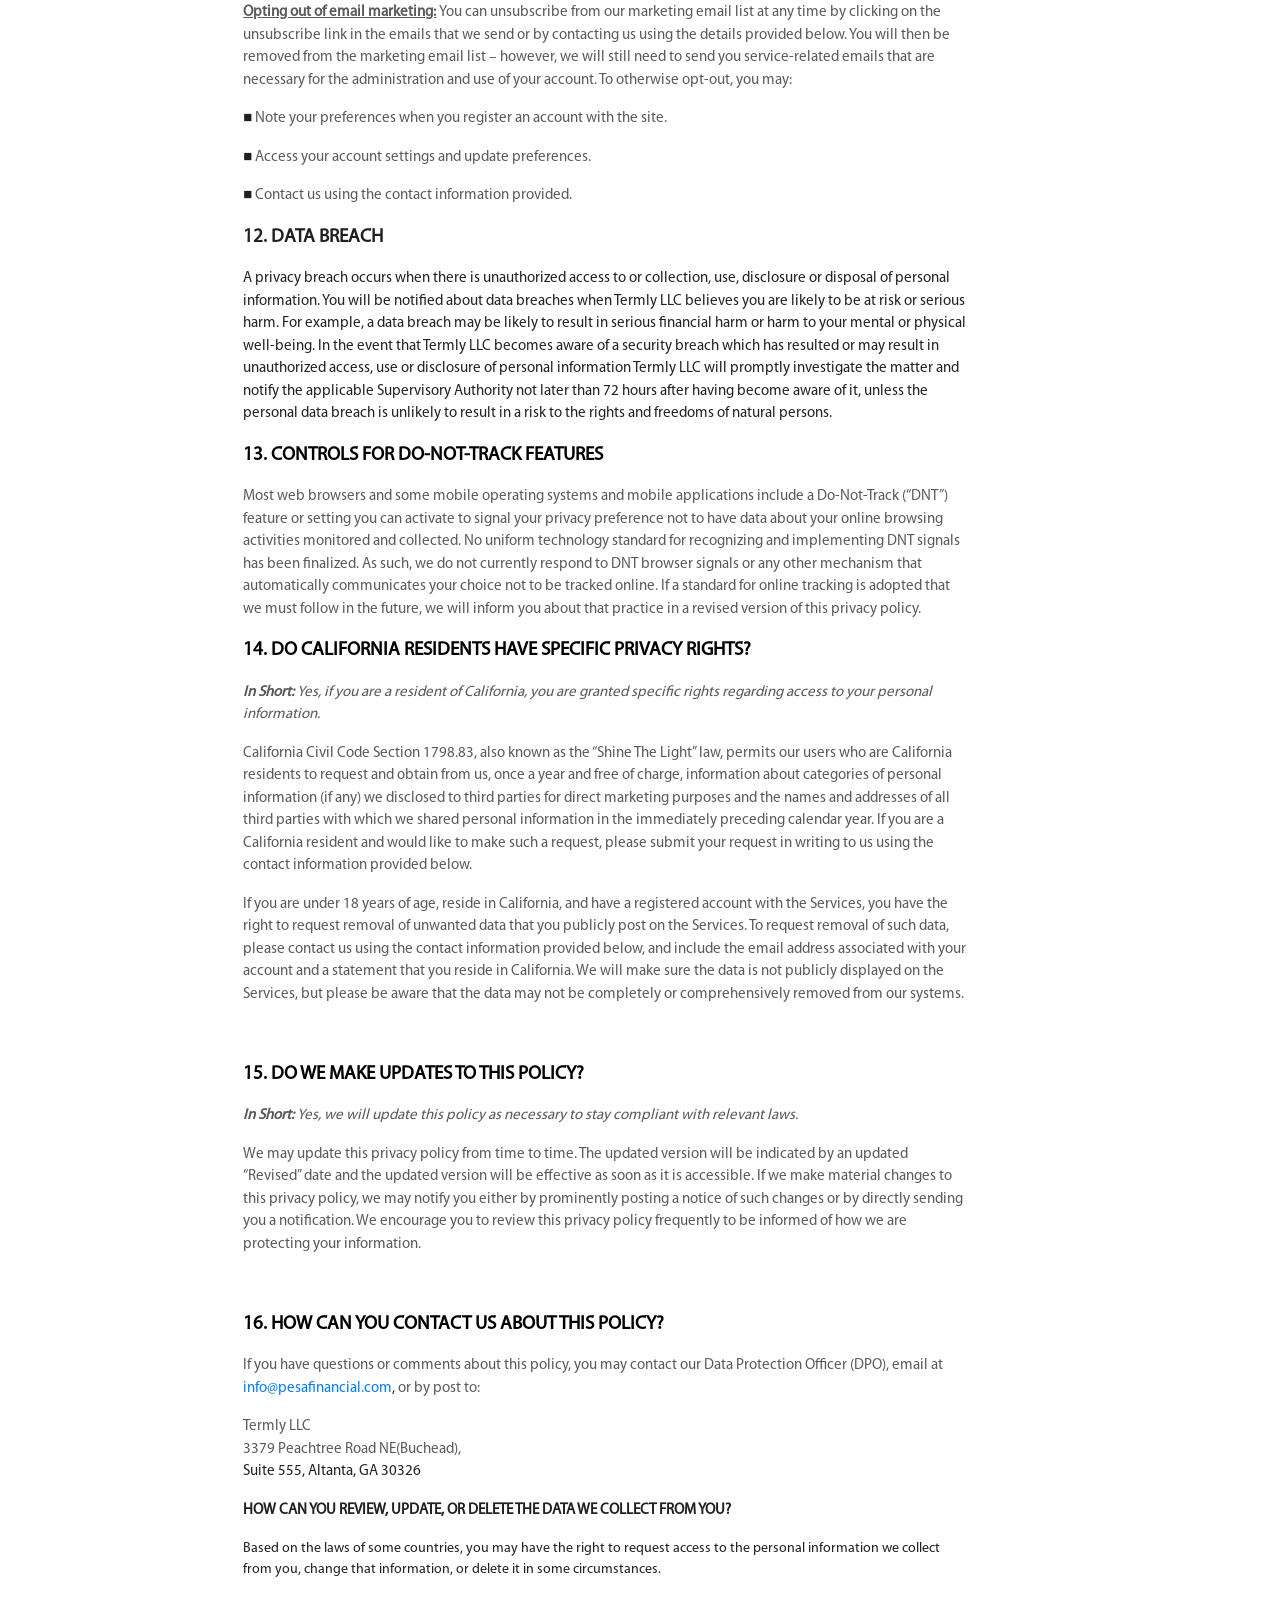
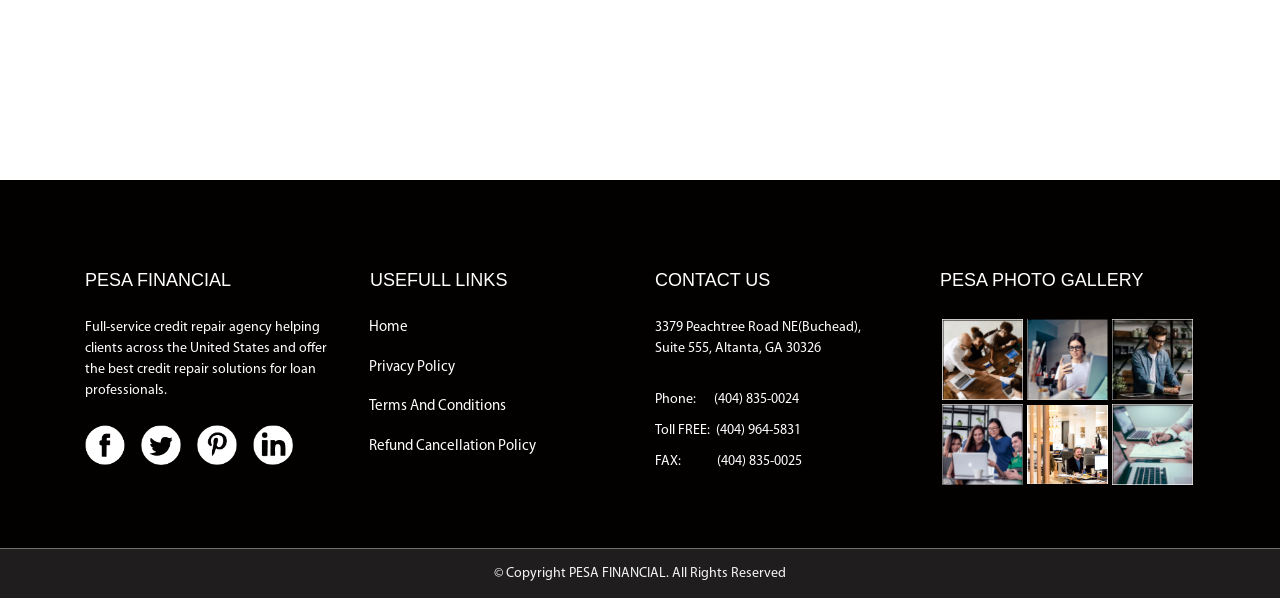
<file: privacy-policy.html>
<!doctype html>
<html lang="en">
  <head>
    <meta http-equiv="Content-Type" content="text/html; charset=utf-8">
    <meta name="viewport" content="width=device-width, initial-scale=1, shrink-to-fit=no">
    <meta name="description" content="">
    <meta name="author" content="">
    <title>Privacy Policy</title>
    <link href="css/bootstrap.min.css" rel="stylesheet" />
    <link href="css/main.css" rel="stylesheet" />
    <link rel="stylesheet" href="css/myfile.css">
  </head>
  <body>
    <nav class="navbar navbar-expand-sm navbar-dark">
      <div class="container">
        <button class="navbar-toggler" type="button" data-toggle="collapse" data-target="#navbarNav" aria-controls="navbarSupportedContent" aria-expanded="false" aria-label="Toggle navigation">
          <span class="navbar-toggler-icon"></span>
        </button>
      
        <div class="collapse navbar-collapse" id="navbarNav">
          <ul class="navbar-nav ">
            <li class="nav-item"><a class="nav-link" href="index.html">Home</a></li>
            <li class="nav-item dropdown">
              <a class="nav-link dropdown-toggle" data-toggle="dropdown" href="index.html">Services</a>
              <div class="dropdown-menu"><a class="dropdown-item" href="index.html">one</a> <a class="dropdown-item" href="index.html">two</a></div>
            </li>
            <li class="nav-item dropdown">
              <a class="nav-link dropdown-toggle" data-toggle="dropdown" href="index.html">Pages</a>
              <div class="dropdown-menu"><a class="dropdown-item" href="index.html">one</a> <a class="dropdown-item" href="index.html">two</a></div>
            </li>
            <li class="nav-item"><a class="nav-link" href="index.html">Blog</a></li>
            <li class="nav-item"><a class="nav-link" href="index.html">Contact</a></li>
          </ul>
          <form class="form-inline ml-auto"><input aria-label="Search" class="form-control" placeholder="Search" type="text" /> <input class="submit" type="submit" value="" /></form>
          <ul class="navbar-nav">
            <li class="nav-item dropdown">
              <a class="nav-link" data-toggle="dropdown" href="index.html"> <img alt="Menu" src="img/menu-btn.png" /> </a>
              <div class="dropdown-menu"><a class="dropdown-item" href="index.html">one</a> <a class="dropdown-item" href="index.html">two</a></div>
            </li>
          </ul>
        </div>
      </div>
    </nav>
   
  <section class="privacy  offset-md-2 col-md-8">
   <div class="container">
    <header class="section-header">
      <div style="height: 70px; margin-top: 80px; background-size: cover; width: 100%; background-image: url('img/portfolio_background5.jpg');background-repeat: no-repeat;">
        <h3 style="font-family:  'Kanit', sans-serif; padding-top: 10px; color: white;" class="section-title ">Privacy Policy</h3>
      </div>
      
    </header>


    <div class="col-lg-12 mt-5"></div>
      <h4 class="textStyle"><b>Privacy Policy</b></h4>
      <hr>
    <!-- Started from here -->
     <div class="row">
      <div class="col-md-11">
        <p style="font-size: 15px;"><span style="color: rgb(89, 89, 89);"><span data-custom-class="body_text">Thank you for choosing to be part of our community at <bdt class="question">Termly LLC </bdt><bdt class="block-component"></bdt> (“<bdt class="block-component"></bdt><strong>Company</strong><bdt class="statement-end-if-in-editor"></bdt>”, “<strong>we</strong>”, “<strong>us</strong>”, or “<strong>our</strong>”). We are committed to protecting your personal information and your right to privacy. If you have any questions or concerns about our <span style="color: rgb(89, 89, 89);"><span data-custom-class="body_text"><bdt class="block-component"></bdt><span style="color: rgb(89, 89, 89);"><span data-custom-class="body_text">policy</span></span><bdt class="statement-end-if-in-editor"></bdt></span></span>, or our practices with regards to your personal information, please contact us at <bdt class="question"><a href="mailto:info@pesafinancial.com" class="__cf_email__" data-cfemail="5b373e3c3a371b2f3e29363722753234">info@pesafinancial.com</a></bdt>.</span></span></p>
<p style="font-size: 15px;"><span style="color: rgb(89, 89, 89);"><span data-custom-class="body_text">When you visit our <bdt class="block-component"></bdt>website <bdt class="question"><a href="https://www.pesafinancial.com/" target="_blank" data-custom-class="link" rel="noopener noreferrer">https://www.pesafinancial.com/</a></bdt>,<bdt class="statement-end-if-in-editor"></bdt><bdt class="block-component"></bdt> and use our services, you trust us with your personal information. We take your privacy very seriously. In this <span style="color: rgb(89, 89, 89);"><span data-custom-class="body_text"><bdt class="block-component"></bdt><span style="color: rgb(89, 89, 89);"><span data-custom-class="body_text">privacy policy</span></span><bdt class="statement-end-if-in-editor"></bdt></span></span>, we seek to explain to you in the clearest way possible what information we collect, how we use it and what rights you have in relation to it. We hope you take some time to read through it carefully, as it is important. If there are any terms in this <span style="color: rgb(89, 89, 89);"><span data-custom-class="body_text"><bdt class="block-component"></bdt><span style="color: rgb(89, 89, 89);"><span data-custom-class="body_text">privacy policy</span></span><bdt class="statement-end-if-in-editor"></bdt></span> </span>that you do not agree with, please discontinue use of our <bdt class="block-component"></bdt>Sites<bdt class="statement-end-if-in-editor"></bdt><bdt class="block-component"></bdt> <bdt class="block-component"></bdt> and our services.</span></span></p>
<p style="font-size: 15px;"><span style="color: rgb(89, 89, 89);"><span data-custom-class="body_text">This <span style="color: rgb(89, 89, 89);"><span data-custom-class="body_text"><bdt class="block-component"></bdt><span style="color: rgb(89, 89, 89);"><span data-custom-class="body_text">privacy policy</span></span><bdt class="statement-end-if-in-editor"></bdt></span> </span>applies to all information collected through our <bdt class="block-component"></bdt><bdt class="forloop-component"></bdt><bdt class="question">website</bdt><bdt class="forloop-component"></bdt> (such as <bdt class="question"><a href="https://www.pesafinancial.com/" target="_blank" data-custom-class="link" rel="noopener noreferrer">https://www.pesafinancial.com/</a></bdt>), <bdt class="statement-end-if-in-editor"></bdt><bdt class="block-component"></bdt> and/or any related services, sales, marketing or events (we refer to them collectively in this <span style="color: rgb(89, 89, 89);"><span data-custom-class="body_text"><bdt class="block-component"></bdt><span style="color: rgb(89, 89, 89);"><span data-custom-class="body_text">privacy policy</span></span><bdt class="statement-end-if-in-editor"></bdt></span> </span>as the &#8220;<strong>Services</strong>&#8220;).</span></span></p>
<p style="font-size: 15px;"><span style="color: rgb(89, 89, 89);"><strong><span data-custom-class="body_text">Please read this <span style="color: rgb(89, 89, 89);"><span data-custom-class="body_text"><bdt class="block-component"></bdt><span style="color: rgb(89, 89, 89);"><span data-custom-class="body_text">privacy policy</span></span><bdt class="statement-end-if-in-editor"></bdt></span> </span>carefully as it will help you make informed decisions about sharing your personal information with us.</span></strong></span></p>
<p style="font-size: 15px; line-height: 1.5;"><span style="color: rgb(89, 89, 89);"><br /></span></p>
<p style="font-size:15px;"><span style="color: rgb(0, 0, 0);"><strong><span style="font-size: 19px;"><span data-custom-class="heading_1">TABLE OF CONTENTS</span></span></strong></span></p>
<p style="font-size:15px;"><a data-custom-class="link" href="#infocollect"><span>1. WHAT INFORMATION DO WE COLLECT?</span></a> <span style="color: rgb(89, 89, 89);"><bdt class="block-component"></bdt></span></p>
<p style="font-size:15px;"><a data-custom-class="link" href="#infouse"><span >2. HOW DO WE USE YOUR INFORMATION?</span></a><span style="color: rgb(89, 89, 89);"><span style="color: rgb(89, 89, 89);"><bdt class="statement-end-if-in-editor"></bdt></span></span></p>
<p style="font-size:15px;"><span ><a data-custom-class="link" href="#infoshare">3. WILL YOUR INFORMATION BE SHARED WITH ANYONE?</a><bdt class="block-component"><span data-custom-class="body_text"></span></bdt></span></p>
<p style="font-size:15px;"><span><a data-custom-class="link" href="#whoshare">4. WHO WILL YOUR INFORMATION BE SHARED WITH?</a><span style="color: rgb(89, 89, 89);"><bdt class="statement-end-if-in-editor"></bdt></span></span><span style="font-size: 15px; color: rgb(89, 89, 89);"><bdt class="block-component"></bdt></span></p>
<p style="font-size:15px;"><a data-custom-class="link" href="#cookies"><span>5. DO WE USE COOKIES AND OTHER TRACKING TECHNOLOGIES?</span></a><span style="font-size: 15px; color: rgb(89, 89, 89);"><bdt class="statement-end-if-in-editor"></bdt></span><span style="color: rgb(89, 89, 89);"><span style="color: rgb(89, 89, 89);"><bdt class="block-component"></bdt><bdt class="block-component"></bdt></span></span></span></p>
<p style="font-size:15px;"><a data-custom-class="link" href="#sociallogins"><span><span ><span>6. HOW DO WE HANDLE YOUR SOCIAL LOGINS?</span></span></span></a><span style="color: rgb(89, 89, 89);"><span style="color: rgb(89, 89, 89);"><span style="color: rgb(89, 89, 89);"><bdt class="statement-end-if-in-editor"></bdt></span></span><bdt class="block-component"></bdt></span></p>
<p style="font-size:15px;"><a data-custom-class="link" href="#intltransfers"><span >7. IS YOUR INFORMATION TRANSFERRED INTERNATIONALLY?</span></a><span style="color: rgb(89, 89, 89);"><bdt class="statement-end-if-in-editor"></bdt><bdt class="block-component"></bdt></span></p>
<p style="font-size:15px;"><a data-custom-class="link" href="#inforetain"><span >8. HOW LONG DO WE KEEP YOUR INFORMATION?</span></a><span style="color: rgb(89, 89, 89);"><span style="color: rgb(89, 89, 89);"><bdt class="block-component"></bdt></span></span></p>
<p style="font-size:15px;"><a data-custom-class="link" href="#infosafe"><span >9. HOW DO WE KEEP YOUR INFORMATION SAFE?</span></a><span style="color: rgb(89, 89, 89);"><span style="color: rgb(89, 89, 89);"><span style="color: rgb(89, 89, 89);"><bdt class="statement-end-if-in-editor"></bdt></span></span><bdt class="block-component"></bdt></span></p>
<p style="font-size:15px;"><a data-custom-class="link" href="#infominors"><span >10. DO WE COLLECT INFORMATION FROM MINORS?</span></a><bdt class="statement-end-if-in-editor"></bdt></p>
<p style="font-size:15px;"><a data-custom-class="link" href="#privacyrights"><span >11. WHAT ARE YOUR PRIVACY RIGHTS?<bdt class="block-component"></bdt></span></a></p>
<p style="font-size:15px;"><a data-custom-class="link" href="#databreach"><span >12. DATA BREACH</span></a><a data-custom-class="link" href="#privacyrights"><span style="color: rgb(89, 89, 89);"><bdt class="statement-end-if-in-editor"></bdt></span></a></p>
<p style="font-size:15px;"><a data-custom-class="link" href="#DNT"><span >13. CONTROLS FOR DO-NOT-TRACK FEATURES</span></a></p>
<p style="font-size:15px;"><a data-custom-class="link" href="#caresidents"><span >14. DO CALIFORNIA RESIDENTS HAVE SPECIFIC PRIVACY RIGHTS?</span></a></p>
<p style="font-size:15px;"><a data-custom-class="link" href="#policyupdates"><span >15. DO WE MAKE UPDATES TO THIS POLICY?</span></a></p>
<p style="font-size:15px;"><a data-custom-class="link" href="#contact"><span >16. HOW CAN YOU CONTACT US ABOUT THIS POLICY?</span></a></p>
<p style="font-size: 15px; line-height: 1.5;"><span style="color: rgb(89, 89, 89);"><br /></span></p>
<p id="infocollect" style="font-size:15px;"><span style="color: rgb(0, 0, 0);"><strong><span style="font-size: 19px;"><span data-custom-class="heading_1">1. WHAT INFORMATION DO WE COLLECT?</span></span></strong><span style="font-size: 19px;"><span data-custom-class="heading_1"><span style="color: rgb(89, 89, 89);"><bdt class="block-component"></bdt></span></span></span></span></p>
<div style="line-height: 1.1;"></div>
<div><span style="color: rgb(0, 0, 0);"><strong><span data-custom-class="heading_2">Personal information you disclose to us</span></strong></span></div>
<p style="font-size: 15px;"><span style="color: rgb(89, 89, 89);"><strong><em><span data-custom-class="body_text">In Short:</span></em>  </strong><span data-custom-class="body_text"><em>We collect personal information that you provide to us.</em></span></span></p>
<p style="font-size: 15px;"><span style="color: rgb(89, 89, 89);"><span data-custom-class="body_text" style="font-size: 15px;">We collect personal information that you voluntarily provide to us when <bdt class="block-component"></bdt>registering at the <bdt class="block-component"></bdt>Services<bdt class="statement-end-if-in-editor"></bdt><bdt class="block-component"></bdt><bdt class="block-component"></bdt><bdt class="statement-end-if-in-editor"></bdt> expressing an interest in obtaining information about us or our products and services, when participating in activities on the <bdt class="block-component"></bdt>Services<bdt class="statement-end-if-in-editor"></bdt><bdt class="block-component"></bdt><bdt class="block-component"></bdt><bdt class="block-component"></bdt> or otherwise contacting us</span><span data-custom-class="body_text">.</span></span></p>
<p style="font-size: 15px;"><span style="color: rgb(89, 89, 89);"><span data-custom-class="body_text">The personal information that we collect depends on the context of your interactions with us and the <bdt class="block-component"></bdt>Services<bdt class="statement-end-if-in-editor"></bdt><bdt class="block-component"></bdt><bdt class="block-component"></bdt>, the choices you make and the products and features you use. The personal information we collect can include the following:</span><span data-custom-class="body_text"><bdt class="block-component"></bdt></span></span></p>
<p style="font-size: 15px;"><span style="color: rgb(89, 89, 89);"><strong><span data-custom-class="body_text">Publicly Available Personal Information.</span></strong><span data-custom-class="body_text"> We collect <bdt class="forloop-component"></bdt><bdt class="question">first name, maiden name, last name, nickname</bdt>; <bdt class="forloop-component"></bdt><bdt class="question">email addresses</bdt>; <bdt class="forloop-component"></bdt><bdt class="question">business email</bdt>; <bdt class="forloop-component"></bdt><bdt class="question">business entity filings, corporate affiliations, business associates</bdt>; <bdt class="forloop-component"></bdt><bdt class="question">business phone number</bdt>; <bdt class="forloop-component"></bdt><bdt class="question">phone numbers</bdt>; <bdt class="forloop-component"></bdt><bdt class="question">current and former address</bdt>; <bdt class="forloop-component"></bdt><bdt class="question">social media</bdt>; <bdt class="forloop-component"></bdt>and other similar data.<span style="color: rgb(89, 89, 89);"><span data-custom-class="body_text"><bdt class="statement-end-if-in-editor"></bdt></span></span> </span><span data-custom-class="body_text"><bdt class="block-component"></bdt></span></span></p>
<p style="font-size: 15px;"><span style="color: rgb(89, 89, 89);"><strong><span data-custom-class="body_text">Personal Information Provided by You.</span></strong><span data-custom-class="body_text"> We collect <bdt class="forloop-component"></bdt><bdt class="question">data collected from surveys</bdt>; <bdt class="forloop-component"></bdt><bdt class="question">financial information (credit card number, purchase history, invoices)</bdt>; <bdt class="forloop-component"></bdt>and other similar data.<span style="color: rgb(89, 89, 89);"><span data-custom-class="body_text"><bdt class="statement-end-if-in-editor"></bdt></span></span></span></span><span style="color: rgb(89, 89, 89);"><span data-custom-class="body_text"><bdt class="block-component"></bdt></span></span></p>
<p style="font-size: 15px;"><span style="color: rgb(89, 89, 89);"><strong><span data-custom-class="body_text">Payment Data.</span></strong><span data-custom-class="body_text"> We collect data necessary to process your payment if you make purchases, such as your payment instrument number (such as a credit card number), and the security code associated with your payment instrument. All payment data is stored by<span style="color: rgb(89, 89, 89);"><span data-custom-class="body_text"><bdt class="forloop-component"></bdt> <bdt class="question">Stripe </bdt><span style="color: rgb(89, 89, 89);"><span data-custom-class="body_text"><span style="color: rgb(89, 89, 89);"><span data-custom-class="body_text"><bdt class="forloop-component"></bdt></span></span>. You may find their privacy policy link(s) here:<span style="color: rgb(89, 89, 89);"><bdt class="forloop-component"></bdt> <bdt class="question">__________</bdt><span style="color: rgb(89, 89, 89);"><span data-custom-class="body_text"><span style="color: rgb(89, 89, 89);"><bdt class="forloop-component"></bdt></span>.<span style="color: rgb(89, 89, 89);"><span data-custom-class="body_text"><bdt class="statement-end-if-in-editor"></bdt></span></span></span><bdt class="block-component"><span data-custom-class="body_text"></span></bdt></span></p>
<p style="font-size: 15px;"><span style="color: rgb(89, 89, 89);"><strong><span data-custom-class="body_text">Social Media Login Data.</span></strong><span data-custom-class="body_text"> We may provide you with the option to register using social media account details, like your Facebook, Twitter or other social media account. If you choose to register in this way, we will collect the Information described in the section called &#8220;</span></span><span data-custom-class="body_text"><a data-custom-class="link" href="#sociallogins"><span style="color: rgb(89, 89, 89);">HOW DO WE HANDLE YOUR SOCIAL LOGINS</span></a></span><span style="color: rgb(89, 89, 89);"><span data-custom-class="body_text">&#8221; below.</span><span style="color: rgb(89, 89, 89);"><bdt class="statement-end-if-in-editor"><span data-custom-class="body_text"></span></bdt></span></span></p>
<p style="font-size: 15px;"><span style="color: rgb(89, 89, 89);"><span data-custom-class="body_text">All personal information that you provide to us must be true, complete and accurate, and you must notify us of any changes to such personal information.<span style="font-size: 15px;"><span style="color: rgb(89, 89, 89);"><span data-custom-class="body_text"><bdt class="statement-end-if-in-editor"></bdt></span></span></span></span><span data-custom-class="body_text"><bdt class="block-component"></bdt></span></span></p>
<p style="font-size: 15px;"><strong><span data-custom-class="heading_2"><br /><span style="font-size: 16px;">Information automatically collected</span></span></strong></p>
<p style="font-size: 15px;"><span style="color: rgb(89, 89, 89);"><strong><em><span style="font-size: 15px;"><span data-custom-class="body_text">In Short: </span></span> </em> </strong><em><span style="font-size: 15px;"><span data-custom-class="body_text">Some information — such as IP address and/or browser and device characteristics — is collected automatically when you visit our <bdt class="block-component"></bdt>Services<bdt class="statement-end-if-in-editor"></bdt><bdt class="block-component"></bdt><bdt class="block-component"></bdt>.</span></span></em></span></p>
<p style="font-size: 15px;"><span style="color: rgb(89, 89, 89);"><span style="font-size: 15px;"><span data-custom-class="body_text">We automatically collect certain information when you visit, use or navigate the <bdt class="block-component"></bdt>Services<bdt class="statement-end-if-in-editor"></bdt><bdt class="block-component"></bdt><bdt class="block-component"></bdt>. This information does not reveal your specific identity (like your name or contact information) but may include device and usage information, such as your IP address, browser and device characteristics, operating system, language preferences, referring URLs, device name, country, location, information about how and when you use our <bdt class="block-component"></bdt>Services<bdt class="statement-end-if-in-editor"></bdt><bdt class="block-component"></bdt><bdt class="block-component"></bdt> and other technical information. This information is primarily needed to maintain the security and operation of our <bdt class="block-component"></bdt>Services<bdt class="statement-end-if-in-editor"></bdt><bdt class="block-component"></bdt><bdt class="block-component"></bdt>, and for our internal analytics and reporting purposes.<bdt class="block-component"></bdt></span></span></span></p>
<p style="font-size: 15px;"><span style="color: rgb(89, 89, 89);"><span style="font-size: 15px;"><span data-custom-class="body_text"><strong>Online Identifiers.</strong> We collect <bdt class="forloop-component"></bdt><bdt class="question">devices</bdt>; <bdt class="forloop-component"></bdt><bdt class="question">tools and protocols, such as IP (Internet Protocol) addresses</bdt>; <bdt class="forloop-component"></bdt><bdt class="question">cookie identifiers, or others such as the ones used for analytics and marketing</bdt>; <bdt class="forloop-component"></bdt><bdt class="question">device&#8217;s geolocation</bdt>; <bdt class="forloop-component"></bdt> and other similar data.<bdt class="statement-end-if-in-editor"></bdt></span></span></span><span style="color: rgb(89, 89, 89); font-size: 15px;"><span data-custom-class="body_text"><bdt class="statement-end-if-in-editor"></bdt></span><span data-custom-class="body_text"><bdt class="statement-end-if-in-editor"><bdt class="block-component"></bdt></span></span></span></span></span></span></li>
</ul>
<p style="font-size: 15px;"><span style="color: rgb(89, 89, 89); font-size: 15px;"><span data-custom-class="body_text"><span style="color: rgb(89, 89, 89); font-size: 15px;"><span data-custom-class="body_text"><bdt class="statement-end-if-in-editor"><bdt class="block-component"></bdt></bdt></span></span></span></span></p>
<p style="font-size: 15px;"><strong><span style="font-size: 16px;"><span data-custom-class="heading_2"><strong><span data-custom-class="heading_2"><br />Information collected from other sources</span></strong></span></span></strong></p>
<p style="font-size: 15px;"><span style="color: rgb(89, 89, 89);"><strong><em><span style="font-size: 15px;"><span data-custom-class="body_text">In Short:</span></span> </em>  </strong><span style="font-size: 15px;"><em><span data-custom-class="body_text">We may collect limited data from public databases, marketing partners, <bdt class="block-component"></bdt>social media platforms, <bdt class="statement-end-if-in-editor"></bdt>and other outside sources.</span></em></span></span></p>
<p style="font-size: 15px;"><span style="color: rgb(89, 89, 89);"><span style="font-size: 15px;"><span data-custom-class="body_text">We may obtain information about your from other sources, such as public databases, joint marketing partners,<bdt class="block-component"></bdt> social media platforms (such as Facebook),<bdt class="statement-end-if-in-editor"></bdt> as well as from other third parties. Examples of the information we receive from other sources include: social media profile information<bdt class="block-component"></bdt> (your name, gender, birthday, email, current city, state and country, user identification numbers for your contacts, profile picture URL, and any other information that you choose to make public)<bdt class="statement-end-if-in-editor"></bdt>; marketing leads and search results and links, including paid listings (such as sponsored links). We will inform you about the source of information and the type of information and the type of information we have collected about you within a reasonable period after obtaining the personal data, but at the latest within one month.</span></span><span style="color: rgb(89, 89, 89);"><bdt class="block-component"><span style="color: rgb(89, 89, 89); font-size: 15px;"><span data-custom-class="body_text"><span style="color: rgb(89, 89, 89); font-size: 15px;"><span data-custom-class="body_text"><bdt class="statement-end-if-in-editor"><bdt class="statement-end-if-in-editor"></bdt></bdt></span></span></span></span></bdt></span></span></p>
<p style="font-size: 15px; line-height: 1.5;"></p>
<p id="infouse" style="font-size: 15px;"><span style="color: rgb(0, 0, 0);"><strong><span style="font-size: 19px;"><span data-custom-class="heading_1">2. HOW DO WE USE YOUR INFORMATION?</span></span></strong></span></p>
<p style="font-size: 15px;"><span style="color: rgb(89, 89, 89);"><strong><em><span style="font-size: 15px;"><span data-custom-class="body_text">In Short:</span></span> </em> </strong><span style="font-size: 15px;"><em><span data-custom-class="body_text">We process your information for purposes based on legitimate business interests, the fulfillment of our contract with you, compliance with our legal obligations, and/or your consent.</span></em></span></span></p>
<p style="font-size: 15px;"><span style="font-size: 15px;"><span style="color: rgb(89, 89, 89);"><span data-custom-class="body_text">We use personal information collected via our <bdt class="block-component"></bdt>Services<bdt class="statement-end-if-in-editor"></bdt><bdt class="block-component"></bdt><bdt class="block-component"></bdt> for a variety of business purposes described below. We process your personal information for these purposes in reliance on our legitimate business interests, in order to enter into or perform a contract with you, with your consent, and/or for compliance with our legal obligations. We indicate the specific processing grounds we rely on next to each purpose listed below.</span><span data-custom-class="body_text"><bdt class="block-component"></bdt></span></span></span></span></p>
<p style="font-size:15px;"><span style="font-size: 15px;"><span style="color: rgb(89, 89, 89);"><span data-custom-class="body_text">We use the information we collect or receive:<bdt class="block-component"></bdt></span></span></span></p>
<ul>
<li><span style="font-size: 15px;"><span style="color: rgb(89, 89, 89);"><strong><span data-custom-class="body_text">To facilitate account creation and logon process.</span></strong><span data-custom-class="body_text"> If you choose to link your account with us to a third party account (such as your Google or Facebook account), we use the information you allowed us to collect from those third parties to facilitate account creation and logon process for the performance of the contract. <bdt class="block-component"></bdt>See the section below headed &#8220;</span></span></span><span data-custom-class="body_text"><a data-custom-class="link" href="#sociallogins"><span style="font-size: 15px;"><span style="color: rgb(89, 89, 89);">HOW DO WE HANDLE YOUR SOCIAL LOGINS</span></span></a></span><span style="font-size: 15px;"><span style="color: rgb(89, 89, 89);"><span data-custom-class="body_text">&#8221; for further information.<span style="font-size: 15px;"><span style="color: rgb(89, 89, 89);"><span data-custom-class="body_text"><bdt class="statement-end-if-in-editor"></bdt></span></span></span></span><span style="font-size: 15px;"><span style="color: rgb(89, 89, 89);"><span data-custom-class="body_text"><bdt class="statement-end-if-in-editor"></bdt><bdt class="block-component"></bdt></span></span></span></span></span>
</li>
<li><span style="font-size: 15px;"><span style="color: rgb(89, 89, 89);"><strong><span data-custom-class="body_text">To send you marketing and promotional communications.</span></strong><span data-custom-class="body_text"> We and/or our third party marketing partners may use the personal information you send to us for our marketing purposes, if this is in accordance with your marketing preferences. You can opt-out of our marketing emails at any time (see the &#8220;</span></span></span><span data-custom-class="body_text"><a data-custom-class="link" href="#privacyrights"><span style="font-size: 15px;"><span style="color: rgb(89, 89, 89);">WHAT ARE YOUR PRIVACY RIGHTS</span></span></a></span><span style="font-size: 15px;"><span style="color: rgb(89, 89, 89);"><span data-custom-class="body_text">&#8221; below).</span><span style="font-size: 15px;"><span style="color: rgb(89, 89, 89);"><span style="font-size: 15px;"><span style="color: rgb(89, 89, 89);"><span data-custom-class="body_text"><bdt class="statement-end-if-in-editor"></bdt><bdt class="block-component"></bdt></span></span></span></span></span></span></span>
</li>
<li><span style="font-size: 15px;"><span style="color: rgb(89, 89, 89);"><strong><span data-custom-class="body_text">To send administrative information to you. </span></strong><span data-custom-class="body_text">We may use your personal information to send you product, service and new feature information and/or information about changes to our terms, conditions, and policies.</span><span style="font-size: 15px;"><span style="color: rgb(89, 89, 89);"><span style="font-size: 15px;"><span style="color: rgb(89, 89, 89);"><span style="font-size: 15px;"><span style="color: rgb(89, 89, 89);"><span data-custom-class="body_text"><bdt class="statement-end-if-in-editor"></bdt><bdt class="block-component"></bdt><bdt class="block-component"></bdt></span></span></span></span></span></span></span></span></span></span></span>
</li>
<li><span style="font-size: 15px;"><span style="color: rgb(89, 89, 89);"><strong><span data-custom-class="body_text">To post testimonials.</span></strong><span data-custom-class="body_text"> We post testimonials on our <bdt class="block-component"></bdt>Services<bdt class="statement-end-if-in-editor"></bdt><bdt class="block-component"></bdt><bdt class="block-component"></bdt> that may contain personal information. Prior to posting a testimonial, we will obtain your consent to use your name and testimonial. If you wish to update, or delete your testimonial, please contact us at <bdt class="block-component"></bdt><bdt class="question"><a href="mailto:info@pesafinancial.com" class="__cf_email__" data-cfemail="ed9d9f849b8c8e94ad99889f808194c38e8280">info@pesafinancial.com</a></bdt><bdt class="statement-end-if-in-editor"></bdt> and be sure to include your name, testimonial location, and contact information.</span><span style="font-size: 15px;"><span style="color: rgb(89, 89, 89);"><span style="font-size: 15px;"><span style="color: rgb(89, 89, 89);"><span style="font-size: 15px;"><span style="color: rgb(89, 89, 89);"><span style="font-size: 15px;"><span style="color: rgb(89, 89, 89);"><span style="font-size: 15px;"><span style="color: rgb(89, 89, 89);"><span data-custom-class="body_text"><bdt class="statement-end-if-in-editor"></bdt><bdt class="block-component"></bdt></span></span></span></span></span></span></span></span></span></span></span></span></span>
</li>
</li>
<li><span style="font-size: 15px;"><span style="color: rgb(89, 89, 89);"><strong><span data-custom-class="body_text">Administer prize draws and competitions. </span></strong><span data-custom-class="body_text">We may use your information to administer prize draws and competitions when you elect to participate in competitions.</span><span style="font-size: 15px;"><span style="color: rgb(89, 89, 89);"><span style="font-size: 15px;"><span style="color: rgb(89, 89, 89);"><span style="font-size: 15px;"><span style="color: rgb(89, 89, 89);"><span style="font-size: 15px;"><span style="color: rgb(89, 89, 89);"><span style="font-size: 15px;"><span style="color: rgb(89, 89, 89);"><span style="font-size: 15px;"><span style="color: rgb(89, 89, 89);"><span style="font-size: 15px;"><span style="color: rgb(89, 89, 89);"><span data-custom-class="body_text"><bdt class="statement-end-if-in-editor"></bdt><bdt class="block-component"></bdt></span></span></span></span></span></span></span></span></span></span></span></span></span></span></span></span></span>
</li>
<li><span style="font-size: 15px;"><span style="color: rgb(89, 89, 89);"><strong><span data-custom-class="body_text">Request Feedback.</span></strong><span data-custom-class="body_text"> We may use your information to request feedback and to contact you about your use of our <bdt class="block-component"></bdt>Services<bdt class="statement-end-if-in-editor"></bdt><bdt class="block-component"></bdt><bdt class="block-component"></bdt>.</span><span style="font-size: 15px;"><span style="color: rgb(89, 89, 89);"><span style="font-size: 15px;"><span style="color: rgb(89, 89, 89);"><span style="font-size: 15px;"><span style="color: rgb(89, 89, 89);"><span style="font-size: 15px;"><span style="color: rgb(89, 89, 89);"><span style="font-size: 15px;"><span style="color: rgb(89, 89, 89);"><span style="font-size: 15px;"><span style="color: rgb(89, 89, 89);"><span style="font-size: 15px;"><span style="color: rgb(89, 89, 89);"><span data-custom-class="body_text"><span style="font-size: 15px;"><span style="color: rgb(89, 89, 89);"><bdt class="statement-end-if-in-editor"></bdt><bdt class="block-component"></bdt></span></span></span></span></span></span></span></span></span></span></span></span></span></span></span></span></span></span></span>
</li>
<li><span style="font-size: 15px;"><span style="color: rgb(89, 89, 89);"><strong><span data-custom-class="body_text">To protect our Services.</span></strong><span data-custom-class="body_text"> We may use your information as part of our efforts to keep our <bdt class="block-component"></bdt>Services<bdt class="statement-end-if-in-editor"></bdt><bdt class="block-component"></bdt><bdt class="block-component"></bdt> safe and secure (for example, for fraud monitoring and prevention).</span><span style="font-size: 15px;"><span style="color: rgb(89, 89, 89);"><span style="font-size: 15px;"><span style="color: rgb(89, 89, 89);"><span style="font-size: 15px;"><span style="color: rgb(89, 89, 89);"><span style="font-size: 15px;"><span style="color: rgb(89, 89, 89);"><span style="font-size: 15px;"><span style="color: rgb(89, 89, 89);"><span style="font-size: 15px;"><span style="color: rgb(89, 89, 89);"><span style="font-size: 15px;"><span style="color: rgb(89, 89, 89);"><span style="font-size: 15px;"><span style="color: rgb(89, 89, 89);"><span style="font-size: 15px;"><span style="color: rgb(89, 89, 89);"><span data-custom-class="body_text"><bdt class="statement-end-if-in-editor"></bdt><bdt class="block-component"></bdt></span></span></span></span></span></span></span></span></span></span></span></span></span></span></span></span></span></span></span></span></span>
</li>
<li><span style="font-size: 15px;"><span style="color: rgb(89, 89, 89);"><strong><span data-custom-class="body_text">To enable user-to-user communications.</span></strong><span data-custom-class="body_text"> We may use your information in order to enable user-to-user communications with each user&#8217;s consent.</span><span style="font-size: 15px;"><span style="color: rgb(89, 89, 89);"><span style="font-size: 15px;"><span style="color: rgb(89, 89, 89);"><span style="font-size: 15px;"><span style="color: rgb(89, 89, 89);"><span style="font-size: 15px;"><span style="color: rgb(89, 89, 89);"><span style="font-size: 15px;"><span style="color: rgb(89, 89, 89);"><span style="font-size: 15px;"><span style="color: rgb(89, 89, 89);"><span style="font-size: 15px;"><span style="color: rgb(89, 89, 89);"><span style="font-size: 15px;"><span style="color: rgb(89, 89, 89);"><span style="font-size: 15px;"><span style="color: rgb(89, 89, 89);"><span style="font-size: 15px;"><span style="color: rgb(89, 89, 89);"><span data-custom-class="body_text"><bdt class="statement-end-if-in-editor"></bdt><bdt class="block-component"></bdt></span></span></span></span></span></span></span></span></span></span></span></span></span></span></span></span></span></span></span></span></span></span></span>
</li>
<li><span style="font-size: 15px;"><span style="color: rgb(89, 89, 89);"><strong><span data-custom-class="body_text">To enforce our terms, conditions and policies for Business Purposes, Legal Reasons and Contractual.</span></strong></span></span>
</li>
<li><span style="font-size: 15px;"><span style="color: rgb(89, 89, 89);"><strong><span data-custom-class="body_text">To respond to legal requests and prevent harm. </span></strong><span data-custom-class="body_text">If we receive a subpoena or other legal request, we may need to inspect the data we hold to determine how to respond.</span><span style="font-size: 15px;"><span style="color: rgb(89, 89, 89);"><span style="font-size: 15px;"><span style="color: rgb(89, 89, 89);"><span style="font-size: 15px;"><span style="color: rgb(89, 89, 89);"><span style="font-size: 15px;"><span style="color: rgb(89, 89, 89);"><span style="font-size: 15px;"><span style="color: rgb(89, 89, 89);"><span style="font-size: 15px;"><span style="color: rgb(89, 89, 89);"><span style="font-size: 15px;"><span style="color: rgb(89, 89, 89);"><span style="font-size: 15px;"><span style="color: rgb(89, 89, 89);"><span style="font-size: 15px;"><span style="color: rgb(89, 89, 89);"><span style="font-size: 15px;"><span style="color: rgb(89, 89, 89);"><span style="font-size: 15px;"><span style="color: rgb(89, 89, 89);"><span style="font-size: 15px;"><span style="color: rgb(89, 89, 89);"><span data-custom-class="body_text"><bdt class="statement-end-if-in-editor"></bdt><bdt class="block-component"></bdt></span></span></span></span></span></span></span></span></span></span></span></span></span></span></span></span></span></span></span></span></span></span></span></span></span></span></span>
</li>
<li><span style="font-size: 15px;"><span style="color: rgb(89, 89, 89);"><span style="font-size: 15px;"><span style="color: rgb(89, 89, 89);"><span style="font-size: 15px;"><span style="color: rgb(89, 89, 89);"><span style="font-size: 15px;"><span style="color: rgb(89, 89, 89);"><span style="font-size: 15px;"><span style="color: rgb(89, 89, 89);"><span style="font-size: 15px;"><span style="color: rgb(89, 89, 89);"><span style="font-size: 15px;"><span style="color: rgb(89, 89, 89);"><span style="font-size: 15px;"><span style="color: rgb(89, 89, 89);"><span style="font-size: 15px;"><span style="color: rgb(89, 89, 89);"><span style="font-size: 15px;"><span style="color: rgb(89, 89, 89);"><span style="font-size: 15px;"><span style="color: rgb(89, 89, 89);"><span style="font-size: 15px;"><span style="color: rgb(89, 89, 89);"><span style="font-size: 15px;"><span style="color: rgb(89, 89, 89);"><span data-custom-class="body_text"><strong>To manage user accounts</strong>. We may use your information for the purposes of managing our account and keeping it in working order.<span style="font-size: 15px;"><span style="color: rgb(89, 89, 89);"><span style="font-size: 15px;"><span style="color: rgb(89, 89, 89);"><span style="font-size: 15px;"><span style="color: rgb(89, 89, 89);"><span style="font-size: 15px;"><span style="color: rgb(89, 89, 89);"><span style="font-size: 15px;"><span style="color: rgb(89, 89, 89);"><span style="font-size: 15px;"><span style="color: rgb(89, 89, 89);"><span style="font-size: 15px;"><span style="color: rgb(89, 89, 89);"><span style="font-size: 15px;"><span style="color: rgb(89, 89, 89);"><span style="font-size: 15px;"><span style="color: rgb(89, 89, 89);"><span style="font-size: 15px;"><span style="color: rgb(89, 89, 89);"><span style="font-size: 15px;"><span style="color: rgb(89, 89, 89);"><span style="font-size: 15px;"><span style="color: rgb(89, 89, 89);"><span style="font-size: 15px;"><span style="color: rgb(89, 89, 89);"><span data-custom-class="body_text"><bdt class="statement-end-if-in-editor"></bdt><bdt class="block-component"></bdt></span></span></span></span></span></span></span></span></span></span></span></span></span></span></span></span></span></span></span></span></span></span></span></span></span></span></span></span></span></span></span></span></span></span></span></span></span></span></span></span></span></span></span></span></span></span></span></span><span style="font-size: 15px;"><span style="color: rgb(89, 89, 89);"><span style="font-size: 15px;"><span style="color: rgb(89, 89, 89);"><span style="font-size: 15px;"><span style="color: rgb(89, 89, 89);"><span style="font-size: 15px;"><span style="color: rgb(89, 89, 89);"><span style="font-size: 15px;"><span style="color: rgb(89, 89, 89);"><span style="font-size: 15px;"><span style="color: rgb(89, 89, 89);"><span style="font-size: 15px;"><span style="color: rgb(89, 89, 89);"><span style="font-size: 15px;"><span style="color: rgb(89, 89, 89);"><span style="font-size: 15px;"><span style="color: rgb(89, 89, 89);"><span style="font-size: 15px;"><span style="color: rgb(89, 89, 89);"><span data-custom-class="body_text"><br /></span></span> </span> </span> </span> </span> </span> </span> </span> </span> </span> </span> </span> </span> </span> </span> </span> </span> </span> </span> </span> </span> </span> </span> </span> </span> </span></li>
<li><span style="font-size: 15px;"><span style="color: rgb(89, 89, 89);"><span style="font-size: 15px;"><span style="color: rgb(89, 89, 89);"><span style="font-size: 15px;"><span style="color: rgb(89, 89, 89);"><span style="font-size: 15px;"><span style="color: rgb(89, 89, 89);"><span style="font-size: 15px;"><span style="color: rgb(89, 89, 89);"><span style="font-size: 15px;"><span style="color: rgb(89, 89, 89);"><span style="font-size: 15px;"><span style="color: rgb(89, 89, 89);"><span style="font-size: 15px;"><span style="color: rgb(89, 89, 89);"><span style="font-size: 15px;"><span style="color: rgb(89, 89, 89);"><span style="font-size: 15px;"><span style="color: rgb(89, 89, 89);"><span style="font-size: 15px;"><span style="color: rgb(89, 89, 89);"><span style="font-size: 15px;"><span style="color: rgb(89, 89, 89);"><span style="font-size: 15px;"><span style="color: rgb(89, 89, 89);"><span data-custom-class="body_text"><strong>To deliver services to the user.</strong> We may use your information to provide you with the requested service.<span style="font-size: 15px;"><span style="color: rgb(89, 89, 89);"><span style="font-size: 15px;"><span style="color: rgb(89, 89, 89);"><span style="font-size: 15px;"><span style="color: rgb(89, 89, 89);"><span style="font-size: 15px;"><span style="color: rgb(89, 89, 89);"><span style="font-size: 15px;"><span style="color: rgb(89, 89, 89);"><span style="font-size: 15px;"><span style="color: rgb(89, 89, 89);"><span style="font-size: 15px;"><span style="color: rgb(89, 89, 89);"><span style="font-size: 15px;"><span style="color: rgb(89, 89, 89);"><span style="font-size: 15px;"><span style="color: rgb(89, 89, 89);"><span style="font-size: 15px;"><span style="color: rgb(89, 89, 89);"><span style="font-size: 15px;"><span style="color: rgb(89, 89, 89);"><span style="font-size: 15px;"><span style="color: rgb(89, 89, 89);"><span style="font-size: 15px;"><span style="color: rgb(89, 89, 89);"><span data-custom-class="body_text"><span style="font-size: 15px;"><span style="color: rgb(89, 89, 89);"><span style="font-size: 15px;"><span style="color: rgb(89, 89, 89);"><span style="font-size: 15px;"><span style="color: rgb(89, 89, 89);"><span style="font-size: 15px;"><span style="color: rgb(89, 89, 89);"><span style="font-size: 15px;"><span style="color: rgb(89, 89, 89);"><span style="font-size: 15px;"><span style="color: rgb(89, 89, 89);"><span style="font-size: 15px;"><span style="color: rgb(89, 89, 89);"><span style="font-size: 15px;"><span style="color: rgb(89, 89, 89);"><span style="font-size: 15px;"><span style="color: rgb(89, 89, 89);"><span style="font-size: 15px;"><span style="color: rgb(89, 89, 89);"><span style="font-size: 15px;"><span style="color: rgb(89, 89, 89);"><span style="font-size: 15px;"><span style="color: rgb(89, 89, 89);"><span style="font-size: 15px;"><span style="color: rgb(89, 89, 89);"><span data-custom-class="body_text"><bdt class="statement-end-if-in-editor"></bdt></span></span></span></span></span></span></span></span></span></span></span></span></span></span></span></span></span></span></span></span></span></span></span></span></span></span></span></span></span></span></span></span></span></span></span></span></span></span></span></span></span></span></span></span></span></span></span></span></span></span></span></span></span></span></span></span></span></span></span></span></span></span></span></span></span></span></span></span></span></span></span></span></span></span></span></span></span></span></span></span></span><bdt class="block-component"></bdt>
</li>
<li><span style="font-size: 15px;"><span style="color: rgb(89, 89, 89);"><span style="font-size: 15px;"><span style="color: rgb(89, 89, 89);"><span style="font-size: 15px;"><span style="color: rgb(89, 89, 89);"><span style="font-size: 15px;"><span style="color: rgb(89, 89, 89);"><span style="font-size: 15px;"><span style="color: rgb(89, 89, 89);"><span style="font-size: 15px;"><span style="color: rgb(89, 89, 89);"><span style="font-size: 15px;"><span style="color: rgb(89, 89, 89);"><span style="font-size: 15px;"><span style="color: rgb(89, 89, 89);"><span style="font-size: 15px;"><span style="color: rgb(89, 89, 89);"><span style="font-size: 15px;"><span style="color: rgb(89, 89, 89);"><span style="font-size: 15px;"><span style="color: rgb(89, 89, 89);"><span style="font-size: 15px;"><span style="color: rgb(89, 89, 89);"><span style="font-size: 15px;"><span style="color: rgb(89, 89, 89);"><span data-custom-class="body_text"><strong>To respond to user inquiries/offer support to users.</strong> We may use your information to respond to your inquiries and solve any potential issues you might have with the use of our Services.<bdt class="statement-end-if-in-editor"></bdt></span></span></span></span></span></span></span></span></span></span></span></span></span></span></span></span></span></span></span></span><span style="color: rgb(89, 89, 89);"><span style="font-size: 15px;"><span style="color: rgb(89, 89, 89);"><span style="font-size: 15px;"><span style="color: rgb(89, 89, 89);"><span style="font-size: 15px;"><span style="color: rgb(89, 89, 89);"><span style="font-size: 15px;"><span style="color: rgb(89, 89, 89);"><span style="font-size: 15px;"><span style="color: rgb(89, 89, 89);"><span style="font-size: 15px;"><span style="color: rgb(89, 89, 89);"><span style="font-size: 15px;"><span style="color: rgb(89, 89, 89);"><span style="font-size: 15px;"><span style="color: rgb(89, 89, 89);"><span style="font-size: 15px;"><span style="color: rgb(89, 89, 89);"><span data-custom-class="body_text"><bdt class="block-component"></bdt></span></span></span></span></span></span></span></span></span></span></span></span></span></span></span></span></span></span></span></span></span></span></span></span></span></span></span>
</li>
<li><span style="color: rgb(89, 89, 89); font-size: 15px;"><strong><span data-custom-class="body_text">For other Business Purposes.</span></strong><span data-custom-class="body_text"> We may use your information for other Business Purposes, such as data analysis, identifying usage trends, determining the effectiveness of our promotional campaigns and to evaluate and improve our <bdt class="block-component"></bdt>Services<bdt class="statement-end-if-in-editor"></bdt><bdt class="block-component"></bdt><bdt class="block-component"></bdt>, products, marketing and your experience. </span><span style="font-size: 15px;"><span style="color: rgb(89, 89, 89);"><span style="font-size: 15px;"><span style="color: rgb(89, 89, 89);"><span style="font-size: 15px;"><span style="color: rgb(89, 89, 89);"><span style="font-size: 15px;"><span style="color: rgb(89, 89, 89);"><span style="font-size: 15px;"><span style="color: rgb(89, 89, 89);"><span style="font-size: 15px;"><span style="color: rgb(89, 89, 89);"><span style="font-size: 15px;"><span style="color: rgb(89, 89, 89);"><span style="font-size: 15px;"><span style="color: rgb(89, 89, 89);"><span style="font-size: 15px;"><span style="color: rgb(89, 89, 89);"><span style="font-size: 15px;"><span style="color: rgb(89, 89, 89);"><span style="font-size: 15px;"><span style="color: rgb(89, 89, 89);"><span style="font-size: 15px;"><span style="color: rgb(89, 89, 89);"><span style="font-size: 15px;"><span style="color: rgb(89, 89, 89);"><span data-custom-class="body_text">We may use and store this information in aggregated and anonymized form so that it is not associated with individual end users and does not include personal information. We will not use identifiable personal information without your consent.<span style="color: rgb(89, 89, 89); font-size: 15px;"><span style="font-size: 15px;"><span style="color: rgb(89, 89, 89);"><span style="font-size: 15px;"><span style="color: rgb(89, 89, 89);"><span style="font-size: 15px;"><span style="color: rgb(89, 89, 89);"><span style="font-size: 15px;"><span style="color: rgb(89, 89, 89);"><span style="font-size: 15px;"><span style="color: rgb(89, 89, 89);"><span style="font-size: 15px;"><span style="color: rgb(89, 89, 89);"><span style="font-size: 15px;"><span style="color: rgb(89, 89, 89);"><span style="font-size: 15px;"><span style="color: rgb(89, 89, 89);"><span style="font-size: 15px;"><span style="color: rgb(89, 89, 89);"><span style="font-size: 15px;"><span style="color: rgb(89, 89, 89);"><span style="font-size: 15px;"><span style="color: rgb(89, 89, 89);"><span style="font-size: 15px;"><span style="color: rgb(89, 89, 89);"><span style="font-size: 15px;"><span style="color: rgb(89, 89, 89);"><span data-custom-class="body_text"><span style="color: rgb(89, 89, 89); font-size: 15px;"><span style="font-size: 15px;"><span style="color: rgb(89, 89, 89);"><span style="font-size: 15px;"><span style="color: rgb(89, 89, 89);"><span style="font-size: 15px;"><span style="color: rgb(89, 89, 89);"><span style="font-size: 15px;"><span style="color: rgb(89, 89, 89);"><span style="font-size: 15px;"><span style="color: rgb(89, 89, 89);"><span style="font-size: 15px;"><span style="color: rgb(89, 89, 89);"><span style="font-size: 15px;"><span style="color: rgb(89, 89, 89);"><span style="font-size: 15px;"><span style="color: rgb(89, 89, 89);"><span style="font-size: 15px;"><span style="color: rgb(89, 89, 89);"><span style="font-size: 15px;"><span style="color: rgb(89, 89, 89);"><span style="font-size: 15px;"><span style="color: rgb(89, 89, 89);"><span style="font-size: 15px;"><span style="color: rgb(89, 89, 89);"><span style="font-size: 15px;"><span style="color: rgb(89, 89, 89);"><span style="color: rgb(89, 89, 89); font-size: 15px;"><span data-custom-class="body_text"><bdt class="statement-end-if-in-editor"></bdt></span></span></span></span></span></span></span></span></span></span></span></span></span></span></span></span></span></span></span></span></span></span></span></span></span></span></span></span></span></span></span></span></span></span></span></span></span></span></span></span></span></span></span></span></span></span></span></span></span></span></span></span></span></span></span></span></span></span></span></span></span></span></span></span></span></span></span></span><span style="font-size: 15px;"><span style="color: rgb(89, 89, 89);"><span style="font-size: 15px;"><span style="color: rgb(89, 89, 89);"><span style="font-size: 15px;"><span style="color: rgb(89, 89, 89);"><span style="font-size: 15px;"><span style="color: rgb(89, 89, 89);"><span style="font-size: 15px;"><span style="color: rgb(89, 89, 89);"><span data-custom-class="body_text"><span style="color: rgb(89, 89, 89); font-size: 15px;"><span style="font-size: 15px;"><span style="color: rgb(89, 89, 89);"><span style="font-size: 15px;"><span style="color: rgb(89, 89, 89);"><span style="font-size: 15px;"><span style="color: rgb(89, 89, 89);"><span style="font-size: 15px;"><span style="color: rgb(89, 89, 89);"><span style="font-size: 15px;"><span style="color: rgb(89, 89, 89);"><span style="font-size: 15px;"><span style="color: rgb(89, 89, 89);"><span style="font-size: 15px;"><span style="color: rgb(89, 89, 89);"><span style="font-size: 15px;"><span style="color: rgb(89, 89, 89);"><span style="font-size: 15px;"><span style="color: rgb(89, 89, 89);"><span style="font-size: 15px;"><span style="color: rgb(89, 89, 89);"><span style="font-size: 15px;"><span style="color: rgb(89, 89, 89);"><span style="font-size: 15px;"><span style="color: rgb(89, 89, 89);"><span style="font-size: 15px;"><span style="color: rgb(89, 89, 89);"><span style="color: rgb(89, 89, 89); font-size: 15px;"><span data-custom-class="body_text"><bdt class="statement-end-if-in-editor"></bdt></span></span></span></span></span></span></span></span></span></span></span></span></span></span></span></span></span></span></span></span></span></span></span></span></span></span></span></span></span></span></span></span></span></span></span></span></span></span></span></span></span></span></span></span></span></span></span></span></span></span></span></span></span></span></span></span></span></li>
</ul>
<p style="font-size: 15px; line-height: 1.5;"></p>
<p id="infoshare" style="font-size:15px;"><span style="color: rgb(0, 0, 0);"><strong><span style="font-size: 19px;"><span data-custom-class="heading_1">3. WILL YOUR INFORMATION BE SHARED WITH ANYONE?</span></span></strong></span></p>
<p style="font-size: 15px;"><span style="color: rgb(89, 89, 89);"><strong><em><span style="font-size: 15px;"><span data-custom-class="body_text">In Short:</span></span> </em> </strong><span style="font-size: 15px;"><em><span data-custom-class="body_text">We only share information with your consent, to comply with laws, to provide you with services, to protect your rights, or to fulfill business obligations.</span></em></span></span></p>
<div><span style="color: rgb(89, 89, 89); font-size: 15px;"><span data-custom-class="body_text">We may process or share data based on the following legal basis:</span></span></div>
<ul>
<li><span data-custom-class="body_text"><span style="color: rgb(89, 89, 89); font-size: 15px;"><strong>Consent:</strong> We may process your data if you have given us specific consent to use your personal information in a specific purpose.</span>
<p></span></li>
<li><span data-custom-class="body_text"><span style="color: rgb(89, 89, 89); font-size: 15px;"><strong>Legitimate Interests:</strong> We may process your data when it is reasonably necessary to achieve our legitimate business interests.</span>
<p></span></li>
<li><span data-custom-class="body_text"><span style="color: rgb(89, 89, 89); font-size: 15px;"><strong>Performance of a Contract: </strong>Where we have entered into a contract with you, we may process your personal information to fulfill the terms of our contract.</span>
<p></span></li>
<li><span data-custom-class="body_text"><span style="color: rgb(89, 89, 89); font-size: 15px;"><strong>Legal Obligations:</strong> We may disclose your information where we are legally required to do so in order to comply with applicable law, governmental requests, a judicial proceeding, court order, or legal process, such as in response to a court order or a subpoena (including in response to public authorities to meet national security or law enforcement requirements).</span>
<p></span></li>
<li><span style="color: rgb(89, 89, 89); font-size: 15px;"><span data-custom-class="body_text"><strong>Vital Interests:</strong> We may disclose your information where we believe it is necessary to investigate, prevent, or take action regarding potential violations of our policies, suspected fraud, situations involving potential threats to the safety of any person and illegal activities, or as evidence in litigation in which we are involved.</span></span></li>
</ul>
<p style="font-size:15px;"><span style="font-size: 15px;"><span style="color: rgb(89, 89, 89);"><span data-custom-class="body_text">More specifically, we may need to process your data or share your personal information in the following situations:</span><span data-custom-class="body_text"><bdt class="block-component"></bdt></span></span></span></p>
<ul>
<li><span style="font-size: 15px;"><span style="color: rgb(89, 89, 89);"><strong><span data-custom-class="body_text">Vendors, Consultants and Other Third-Party Service Providers.</span></strong><span data-custom-class="body_text"> We may share your data with third party vendors, service providers, contractors or agents who perform services for us or on our behalf and require access to such information to do that work. Examples include: payment processing, data analysis, email delivery, hosting services, customer service and marketing efforts. We may allow selected third parties to use tracking technology on the <bdt class="block-component"></bdt>Services<bdt class="statement-end-if-in-editor"></bdt><bdt class="block-component"></bdt><bdt class="block-component"></bdt>, which will enable them to collect data about how you interact with the <bdt class="block-component"></bdt>Services<bdt class="statement-end-if-in-editor"></bdt><bdt class="block-component"></bdt><bdt class="block-component"></bdt> over time. This information may be used to, among other things, analyze and track data, determine the popularity of certain content and better understand online activity. Unless described in this Policy, we do not share, sell, rent or trade any of your information with third parties for their promotional purposes. <bdt class="block-component"></bdt>We have contracts in place with our data processors. This means that they cannot do anything with your personal information unless we have instructed them to do it. They will not share your personal information with any organisation apart from us. They will hold it securely and retain it for the period we instruct.<span style="font-size: 15px;"><span style="color: rgb(89, 89, 89);"><span data-custom-class="body_text"><bdt class="statement-end-if-in-editor"></bdt></span></span></span></span><span style="font-size: 15px;"><span style="color: rgb(89, 89, 89);"><span data-custom-class="body_text"><bdt class="statement-end-if-in-editor"></bdt></span></span></span></span></span>
</li>
<li><span style="font-size: 15px;"><span style="color: rgb(89, 89, 89);"><strong><span data-custom-class="body_text">Business Transfers.</span></strong><span data-custom-class="body_text"> We may share or transfer your information in connection with, or during negotiations of, any merger, sale of company assets, financing, or acquisition of all or a portion of our business to another company.<bdt class="block-component"></bdt><bdt class="block-component"></bdt></span></span></span></span><bdt class="block-component"></bdt></span></span></span>
</li>
<li><span style="font-size: 15px;"><span style="color: rgb(89, 89, 89);"><strong><span data-custom-class="body_text">Business Partners.</span></strong><span data-custom-class="body_text"> We may share your information with our business partners to offer you certain products, services or promotions.</span><span style="font-size: 15px;"><span style="color: rgb(89, 89, 89);"><span data-custom-class="body_text"><bdt class="statement-end-if-in-editor"></bdt></span></span></span><span data-custom-class="body_text"><bdt class="block-component"></bdt><bdt class="block-component"></bdt></span></span></span></span></li>
</ul>
<div><bdt class="block-component"><span data-custom-class="body_text"></span></bdt></p>
<p style="font-size: 15px; line-height: 1.5;"></p>
<p id="whoshare" style="font-size:15px;"><span style="color: rgb(0, 0, 0);"><strong><span style="font-size: 19px;"><span data-custom-class="heading_1">4. WHO WILL YOUR INFORMATION BE SHARED WITH?</span></span></strong></span></p>
</div>
<div><span style="color: rgb(89, 89, 89);"><strong><em><span style="font-size: 15px;"><span data-custom-class="body_text">In Short:</span></span> </em> </strong><span style="font-size: 15px;"><em><span data-custom-class="body_text">We only share information with the following third parties.</span></em></span></span></div>
<div><span style="color: rgb(89, 89, 89);"><span style="font-size: 15px;"> </span> </span></div>
<div><span style="font-size: 15px;"><span style="color: rgb(89, 89, 89);"><span data-custom-class="body_text">We only share and disclose your information with the following third parties. We have categorized each party so that you may be easily understand the purpose of our data collection and processing practices. If we have processed your data based on your consent and you wish to revoke your consent, please contact us.</span></span></span></div>
<div><bdt class="block-component"><span data-custom-class="body_text"></span></bdt></div>
<ul>
<li><span style="font-size: 15px;"><span style="color: rgb(89, 89, 89);"><span data-custom-class="body_text"><strong>Advertising, Direct Marketing, and Lead Generation</strong></span></span></span><br /><span style="font-size: 15px;"><span style="color: rgb(89, 89, 89);"><bdt class="forloop-component"><span data-custom-class="body_text"></span></bdt><span data-custom-class="body_text"><span style="font-size: 15px;"><span style="color: rgb(89, 89, 89);"><bdt class="block-component"></bdt><bdt class="question">Bing Ads</bdt><bdt class="block-component"></bdt></span></span></span></span><bdt class="forloop-component"></span></bdt><span data-custom-class="body_text"><span style="font-size: 15px;"><span style="color: rgb(89, 89, 89);"><bdt class="block-component"></bdt></span></span> and <bdt class="question">Google AdSense</bdt><span style="font-size: 15px;"><span style="color: rgb(89, 89, 89);"><span style="font-size: 15px;"><span style="color: rgb(89, 89, 89);"><bdt class="statement-end-if-in-editor"></bdt></span></span></span></span><bdt class="forloop-component"></bdt><bdt class="statement-end-if-in-editor"></bdt></span></span></span></span></span></li>
</ul>
<div><bdt class="block-component"><span data-custom-class="body_text"></bdt></span></span></span></span></span></li>
</ul>
<div><bdt class="block-component"><span data-custom-class="body_text"></span></bdt></div>
<ul>
<li><span style="font-size: 15px;"><span style="color: rgb(89, 89, 89);"><span data-custom-class="body_text"><strong>Allow Users to Connect to their Third-Party Accounts</strong></span></span></span><br /><span style="font-size: 15px;"><span style="color: rgb(89, 89, 89);"><bdt class="forloop-component"><span data-custom-class="body_text"></span></bdt><span data-custom-class="body_text"><span style="font-size: 15px;"><span style="color: rgb(89, 89, 89);"><bdt class="block-component"></bdt><bdt class="question">Facebook account</bdt><bdt class="block-component"></bdt></span></span></span></span><bdt class="forloop-component"></span></bdt><span data-custom-class="body_text"><span style="font-size: 15px;"><span style="color: rgb(89, 89, 89);"><bdt class="block-component"></bdt></span></span> and <bdt class="question">Google account</bdt><span style="font-size: 15px;"><span style="color: rgb(89, 89, 89);"><span style="font-size: 15px;"><span style="color: rgb(89, 89, 89);"><bdt class="statement-end-if-in-editor"></bdt></span></span></span></span><bdt class="forloop-component"></bdt><bdt class="statement-end-if-in-editor"></bdt></span></span></span></span></span></li>
</ul>
<div><bdt class="block-component"><span data-custom-class="body_text"></span></bdt></div>
<ul>
<li><span style="font-size: 15px;"><span style="color: rgb(89, 89, 89);"><span data-custom-class="body_text"><strong>Cloud Computing Services</strong></span></span></span><br /><span style="font-size: 15px;"><span style="color: rgb(89, 89, 89);"><bdt class="forloop-component"><span data-custom-class="body_text"></span></bdt><span data-custom-class="body_text"><span style="font-size: 15px;"><span style="color: rgb(89, 89, 89);"><bdt class="block-component"></bdt><bdt class="question">Linode</bdt><bdt class="block-component"></bdt></span></span></span></span><bdt class="forloop-component"></bdt><bdt class="statement-end-if-in-editor"></bdt></span></span></span></span></span></li>
</ul>
<div><bdt class="block-component"><span data-custom-class="body_text"></span></bdt></div>
<ul>
<li><span style="font-size: 15px;"><span style="color: rgb(89, 89, 89);"><span data-custom-class="body_text"><strong>Communicate and Chat with Users</strong></span></span></span><br /><span style="font-size: 15px;"><span style="color: rgb(89, 89, 89);"><bdt class="forloop-component"><span data-custom-class="body_text"></span></bdt><span data-custom-class="body_text"><span style="font-size: 15px;"><span style="color: rgb(89, 89, 89);"><bdt class="block-component"></bdt><bdt class="question">Dixa chat</bdt><bdt class="block-component"></bdt></span></span></span></span><bdt class="forloop-component"></bdt> <bdt class="statement-end-if-in-editor"></bdt></span></span></span></span></span></li>
</ul>
<div><bdt class="block-component"><span data-custom-class="body_text"></bdt></span></span></span></span></span></li>
</ul>
<div><bdt class="block-component"><span data-custom-class="body_text"></bdt></span></span></span></span></span></li>
</ul>
<div><bdt class="block-component"><span data-custom-class="body_text"></bdt></span></span></span></span></span></li>
</ul>
<div><bdt class="block-component"><span data-custom-class="body_text"></span></bdt></div>
<ul>
<li><span style="font-size: 15px;"><span style="color: rgb(89, 89, 89);"><span data-custom-class="body_text"><strong>Invoice and Billing</strong></span></span></span><br /><span style="font-size: 15px;"><span style="color: rgb(89, 89, 89);"><bdt class="forloop-component"><span data-custom-class="body_text"></span></bdt><span data-custom-class="body_text"><span style="font-size: 15px;"><span style="color: rgb(89, 89, 89);"><bdt class="block-component"></bdt><bdt class="question">Stripe</bdt><bdt class="block-component"></bdt></span></span></span></span><bdt class="forloop-component"></bdt><bdt class="statement-end-if-in-editor"></bdt></span></span></span></span></span></li>
</ul>
<div><bdt class="block-component"><span data-custom-class="body_text"></span></bdt></div>
<ul>
<li><span style="font-size: 15px;"><span style="color: rgb(89, 89, 89);"><span data-custom-class="body_text"><strong>Retargeting Platforms</strong></span></span></span><br /><span style="font-size: 15px;"><span style="color: rgb(89, 89, 89);"><bdt class="forloop-component"><span data-custom-class="body_text"></span></bdt><span data-custom-class="body_text"><span style="font-size: 15px;"><span style="color: rgb(89, 89, 89);"><bdt class="block-component"></bdt><bdt class="question">Google Ads Remarketing </bdt><bdt class="block-component"></bdt></span></span></span></span><bdt class="forloop-component"></bdt><bdt class="statement-end-if-in-editor"></bdt></span></span></span></span></span></li>
</ul>
<div><bdt class="block-component"><span data-custom-class="body_text"></span></bdt></div>
<ul>
<li><span style="font-size: 15px;"><span style="color: rgb(89, 89, 89);"><span data-custom-class="body_text"><strong>Social Media Sharing and Advertising</strong></span></span></span><br /><span style="font-size: 15px;"><span style="color: rgb(89, 89, 89);"><bdt class="forloop-component"><span data-custom-class="body_text"></span></bdt><span data-custom-class="body_text"><span style="font-size: 15px;"><span style="color: rgb(89, 89, 89);"><bdt class="block-component"></bdt><bdt class="question">Facebook social plugins</bdt><bdt class="block-component"></bdt></span></span></span></span><bdt class="forloop-component"></span></bdt><span data-custom-class="body_text"><span style="font-size: 15px;"><span style="color: rgb(89, 89, 89);"><bdt class="block-component"></bdt>,<span style="font-size: 15px;"><span style="color: rgb(89, 89, 89);"> <bdt class="question">Twitter social plugins</bdt><bdt class="else-block"></bdt></span></span></span></span><bdt class="forloop-component"></span></bdt><span data-custom-class="body_text"><span style="font-size: 15px;"><span style="color: rgb(89, 89, 89);"><bdt class="block-component"></bdt>,<span style="font-size: 15px;"><span style="color: rgb(89, 89, 89);"> <bdt class="question">Reddit plugins</bdt><bdt class="else-block"></bdt></span></span></span></span><bdt class="forloop-component"></span></bdt><span data-custom-class="body_text"><span style="font-size: 15px;"><span style="color: rgb(89, 89, 89);"><bdt class="block-component"></bdt>,<span style="font-size: 15px;"><span style="color: rgb(89, 89, 89);"> <bdt class="question">LinkedIn social plugins</bdt><bdt class="else-block"></bdt></span></span></span></span><bdt class="forloop-component"></span></bdt><span data-custom-class="body_text"><span style="font-size: 15px;"><span style="color: rgb(89, 89, 89);"><bdt class="block-component"></bdt></span></span> and <bdt class="question">Pinterest social plugins</bdt><span style="font-size: 15px;"><span style="color: rgb(89, 89, 89);"><span style="font-size: 15px;"><span style="color: rgb(89, 89, 89);"><bdt class="statement-end-if-in-editor"></bdt></span></span></span></span><bdt class="forloop-component"></bdt><bdt class="statement-end-if-in-editor"></bdt></span></span></span></span></span></li>
</ul>
<div><bdt class="block-component"><span data-custom-class="body_text"></span></bdt></div>
<ul>
<li><span style="font-size: 15px;"><span style="color: rgb(89, 89, 89);"><span data-custom-class="body_text"><strong>User Account Registration and Authentication</strong></span></span></span><br /><span style="font-size: 15px;"><span style="color: rgb(89, 89, 89);"><bdt class="forloop-component"><span data-custom-class="body_text"></span></bdt><span data-custom-class="body_text"><span style="font-size: 15px;"><span style="color: rgb(89, 89, 89);"><bdt class="block-component"></bdt><bdt class="question">Facebook Login</bdt><bdt class="block-component"></bdt></span></span></span></span><bdt class="forloop-component"></span></bdt><span data-custom-class="body_text"><span style="font-size: 15px;"><span style="color: rgb(89, 89, 89);"><bdt class="block-component"></bdt></span></span> and <bdt class="question">Google Sign-In</bdt><span style="font-size: 15px;"><span style="color: rgb(89, 89, 89);"><span style="font-size: 15px;"><span style="color: rgb(89, 89, 89);"><bdt class="statement-end-if-in-editor"></bdt></span></span></span></span><bdt class="forloop-component"></bdt><bdt class="statement-end-if-in-editor"></bdt></span></span></span></span></span></li>
</ul>
<div><bdt class="block-component"><span data-custom-class="body_text"></bdt></span></span></span></span></span></li>
</ul>
<div><bdt class="block-component"><span data-custom-class="body_text"></span></bdt></div>
<ul>
<li><span style="font-size: 15px;"><span style="color: rgb(89, 89, 89);"><span data-custom-class="body_text"><strong>Web and Mobile Analytics</strong></span></span></span><br /><span style="font-size: 15px;"><span style="color: rgb(89, 89, 89);"><bdt class="forloop-component"><span data-custom-class="body_text"></span></bdt><span data-custom-class="body_text"><span style="font-size: 15px;"><span style="color: rgb(89, 89, 89);"><bdt class="block-component"></bdt><bdt class="question">Google Analytics</bdt><bdt class="block-component"></bdt></span></span></span></span><bdt class="forloop-component"></span></bdt><span data-custom-class="body_text"><span style="font-size: 15px;"><span style="color: rgb(89, 89, 89);"><bdt class="block-component"></bdt></span></span> and <bdt class="question">Heap Analytics</bdt><span style="font-size: 15px;"><span style="color: rgb(89, 89, 89);"><span style="font-size: 15px;"><span style="color: rgb(89, 89, 89);"><bdt class="statement-end-if-in-editor"></bdt></span></span></span></span><bdt class="forloop-component"></bdt><bdt class="statement-end-if-in-editor"></bdt></span></span></span></span></span></li>
</ul>
<div><bdt class="block-component"><span data-custom-class="body_text"></span></bdt></div>
<ul>
<li><span style="font-size: 15px;"><span style="color: rgb(89, 89, 89);"><span data-custom-class="body_text"><strong>Website Hosting</strong></span></span></span><br /><span style="font-size: 15px;"><span style="color: rgb(89, 89, 89);"><bdt class="forloop-component"><span data-custom-class="body_text"></span></bdt><span data-custom-class="body_text"><span style="font-size: 15px;"><span style="color: rgb(89, 89, 89);"><bdt class="block-component"></bdt><bdt class="question">WordPress.com</bdt><bdt class="block-component"></bdt></span></span></span></span><bdt class="forloop-component"></bdt><bdt class="statement-end-if-in-editor"></bdt></span></span></span></span></span></li>
</ul>
<div><bdt class="block-component"><span data-custom-class="body_text"></bdt></span></span></span></span></span></li>
</ul>
<div><bdt class="block-component"><span data-custom-class="body_text"></bdt></span></span></span></span></span></li>
</ul>
<div><span data-custom-class="body_text"></span><span data-custom-class="body_text"></span><span data-custom-class="body_text"></span><span data-custom-class="body_text"></span><span data-custom-class="body_text"></span><span data-custom-class="body_text"><bdt class="statement-end-if-in-editor"></bdt></span><span style="color: rgb(89, 89, 89); font-size: 15px;"><span style="font-size: 15px;"><span style="color: rgb(89, 89, 89);"><span style="font-size: 15px;"><span style="color: rgb(89, 89, 89);"><bdt class="block-component"><span data-custom-class="heading_1"></span></bdt></span></span></span></span></span></div>
<p style="font-size:15px;"></p>
<div><span id="cookies" style="color: rgb(0, 0, 0);"><strong><span style="font-size: 19px;"><span data-custom-class="heading_1">5. DO WE USE COOKIES AND OTHER TRACKING TECHNOLOGIES?</span></span></strong></span></div>
<p style="font-size: 15px;"><span style="color: rgb(89, 89, 89);"><strong><em><span style="font-size: 15px;"><span data-custom-class="body_text">In Short:</span></span> </em> </strong><span style="font-size: 15px;"><em><span data-custom-class="body_text">We may use cookies and other tracking technologies to collect and store your information.</span></em></span></span></p>
<p style="font-size: 15px; line-height: 1.5;"><span style="color: rgb(89, 89, 89);"><br /></span></p>
<p id="sociallogins" style="font-size:15px;"><span style="color: rgb(0, 0, 0);"><strong><span style="font-size: 19px;"><span data-custom-class="heading_1">6. HOW DO WE HANDLE YOUR SOCIAL LOGINS?</span></span></strong></span></p>
<p style="font-size: 15px;"><span style="color: rgb(89, 89, 89);"><strong><em><span style="font-size: 15px;"><span data-custom-class="body_text">In Short:</span></span> </em> </strong><span style="font-size: 15px;"><em><span data-custom-class="body_text">If you choose to register or log in to our services using a social media account, we may have access to certain information about you.</span></em></span></span></p>
<p style="font-size: 15px;"><span style="font-size: 15px;"><span style="color: rgb(89, 89, 89);"><span data-custom-class="body_text">Our <bdt class="block-component"></bdt>Services<bdt class="statement-end-if-in-editor"></bdt><bdt class="block-component"></bdt><bdt class="block-component"></bdt> offer you the ability to register and login using your third party social media account details (like your Facebook or Twitter logins). Where you choose to do this, we will receive certain profile information about you from your social media provider. The profile Information we receive may vary depending on the social media provider concerned, but will often include your name, e-mail address, friends list, profile picture as well as other information you choose to make public. <bdt class="block-component"></span></bdt></span></span></span></span></p>
<p style="font-size: 15px;"><span style="color: rgb(89, 89, 89); font-size: 15px;"><span data-custom-class="body_text">We will use the information we receive only for the purposes that are described in this <span style="color: rgb(89, 89, 89);"><span data-custom-class="body_text"><bdt class="block-component"></bdt><span style="color: rgb(89, 89, 89);"><span data-custom-class="body_text">privacy policy</span></span><bdt class="statement-end-if-in-editor"></bdt></span> </span>or that are otherwise made clear to you on the <bdt class="block-component"></bdt>Services<bdt class="statement-end-if-in-editor"></bdt><bdt class="block-component"></bdt><bdt class="block-component"></bdt>. Please note that we do not control, and are not responsible for, other uses of your personal information by your third party social media provider. We recommend that you review their privacy policy to understand how they collect, use and share your personal information, and how you can set your privacy preferences on their sites and apps.</span><span style="color: rgb(89, 89, 89); font-size: 15px;"><span style="color: rgb(89, 89, 89); font-size: 15px;"><span style="color: rgb(89, 89, 89); font-size: 15px;"><span style="font-size: 15px;"><span style="color: rgb(89, 89, 89);"><span style="font-size: 15px;"><span style="color: rgb(89, 89, 89);"><span data-custom-class="body_text"><bdt class="statement-end-if-in-editor"></bdt></span><bdt class="block-component"><span data-custom-class="body_text"></span></bdt></span></span></span></span></span></span></span></span></p>
<p style="font-size: 15px; line-height: 1.5;"><span style="color: rgb(89, 89, 89);"><br /></span></p>
<p id="intltransfers" style="font-size:15px;"><span style="color: rgb(0, 0, 0);"><strong><span style="font-size: 19px;"><span data-custom-class="heading_1">7. IS YOUR INFORMATION TRANSFERRED INTERNATIONALLY?</span></span></strong></span></p>
<p style="font-size: 15px;"><span style="color: rgb(89, 89, 89);"><strong><em><span style="font-size: 15px;"><span data-custom-class="body_text">In Short:</span></span> </em> </strong><span style="font-size: 15px;"><em><span data-custom-class="body_text">We may transfer, store, and process your information in countries other than your own.</span></em></span></span></p>
<p style="font-size: 15px;"><span style="font-size: 15px;"><span style="color: rgb(89, 89, 89);"><span data-custom-class="body_text">Our servers are located in<bdt class="forloop-component"></bdt><bdt class="block-component"></bdt> <bdt class="question">United States</bdt><bdt class="block-component"></bdt><bdt class="forloop-component"></bdt>. If you are accessing our <bdt class="block-component"></bdt>Services<bdt class="statement-end-if-in-editor"></bdt><bdt class="block-component"></bdt><bdt class="block-component"></bdt> from outside<bdt class="forloop-component"></bdt><bdt class="block-component"></bdt> <bdt class="question">United States</bdt><bdt class="block-component"></bdt><bdt class="forloop-component"></bdt>, please be aware that your information may be transferred to, stored, and processed by us in our facilities and by those third parties with whom we may share your personal information (see &#8220;</span></span></span><span data-custom-class="body_text"><a data-custom-class="link" href="#infoshare"><span style="font-size: 15px;"><span style="color: rgb(89, 89, 89);">WILL YOUR INFORMATION BE SHARED WITH ANYONE?</span></span></a></span><span style="font-size: 15px;"><span style="color: rgb(89, 89, 89);"><span data-custom-class="body_text">&#8221; above), in<bdt class="forloop-component"></bdt> <bdt class="question">United Kingdom</bdt>,<bdt class="forloop-component"></bdt> <bdt class="question">United States</bdt>,<bdt class="forloop-component"></bdt> <bdt class="question">Taiwan</bdt>,<bdt class="forloop-component"></bdt> and other countries.</span></span></span></p>
<p style="font-size: 15px;"><span style="font-size: 15px;"><span style="color: rgb(89, 89, 89);"><span data-custom-class="body_text">If you are a resident in the European Economic Area, then these countries may not have data protection or other laws as comprehensive as those in your country. We will however take all necessary measures to protect your personal information in accordance with this <span style="color: rgb(89, 89, 89);"><span data-custom-class="body_text"><bdt class="block-component"></bdt><span style="color: rgb(89, 89, 89);"><span data-custom-class="body_text">privacy policy</span></span><bdt class="statement-end-if-in-editor"></bdt></span> </span>and applicable law.<bdt class="block-component"></bdt></span></span></span></p>
<p style="font-size: 15px;"><span style="font-size: 15px;"><span style="color: rgb(89, 89, 89);"><span data-custom-class="body_text">European Commission&#8217;s Standard Contractual Clauses:</span></span></span></p>
<p style="font-size: 15px;"><span style="font-size: 15px;"><span style="color: rgb(89, 89, 89);"><span data-custom-class="body_text">Such measures implementing the European Commission&#8217;s Standard Contractual Clauses for transfers of personal information between our group companies and between us and our third-party providers, which require all such recipients to protect personal information that they process from the EEA in accordance with European data protection laws. <bdt class="block-component"></bdt>Our Standard Contractual Clauses can be provided upon request. <bdt class="statement-end-if-in-editor"></bdt>We have implemented similar appropriate safeguards with our third party service providers and partners and further details can be provided upon request.<span style="font-size: 15px;"><span style="color: rgb(89, 89, 89);"><span data-custom-class="body_text"><bdt class="statement-end-if-in-editor"></bdt></span></span></span><bdt class="block-component"></bdt></span></span><bdt class="block-component"></bdt></span></span> </span><span style="color: rgb(89, 89, 89); font-size: 15px;"><span style="color: rgb(89, 89, 89); font-size: 15px;"><span style="color: rgb(89, 89, 89); font-size: 15px;"><span style="color: rgb(89, 89, 89); font-size: 15px;"><span style="font-size: 15px;"><span style="color: rgb(89, 89, 89);"><span style="font-size: 15px;"><span style="color: rgb(89, 89, 89);"><span data-custom-class="body_text"><bdt class="statement-end-if-in-editor"></bdt><bdt class="block-component"></span></bdt></span></span></span></span></span></span></span></span></p>
<p style="font-size: 15px; line-height: 1.5;"><span style="color: rgb(89, 89, 89);"><br /></span></p>
<p id="inforetain" style="font-size:15px;"><span style="color: rgb(0, 0, 0);"><strong><span style="font-size: 19px;"><span data-custom-class="heading_1">8. HOW LONG DO WE KEEP YOUR INFORMATION?</span></span></strong></span></p>
<p style="font-size: 15px;"><span style="color: rgb(89, 89, 89);"><strong><em><span style="font-size: 15px;"><span data-custom-class="body_text">In Short:</span></span> </em> </strong><span style="font-size: 15px;"><em><span data-custom-class="body_text">We keep your information for as long as necessary to fulfill the purposes outlined in this <span style="color: rgb(89, 89, 89);"><span data-custom-class="body_text"><bdt class="block-component"></bdt><span style="color: rgb(89, 89, 89);"><span data-custom-class="body_text">privacy policy</span></span><bdt class="statement-end-if-in-editor"></bdt></span> </span>unless otherwise required by law.</span></em></span></span></p>
<p style="font-size: 15px;"><span style="font-size: 15px;"><span style="color: rgb(89, 89, 89);"><span data-custom-class="body_text">We will only keep your personal information for as long as it is necessary for the purposes set out in this <span style="color: rgb(89, 89, 89);"><span data-custom-class="body_text"><bdt class="block-component"></bdt><span style="color: rgb(89, 89, 89);"><span data-custom-class="body_text">privacy policy</span></span><bdt class="statement-end-if-in-editor"></bdt></span></span>, unless a longer retention period is required or permitted by law (such as tax, accounting or other legal requirements). No purpose in this policy will require us keeping your personal information for longer than <bdt class="block-component"></bdt><bdt class="question">90 days past the start of idle period on the user&#8217;s account</bdt><bdt class="else-block"></bdt>.</span></span></span></p>
<p style="font-size: 15px;"><span style="color: rgb(89, 89, 89); font-size: 15px;"><span data-custom-class="body_text">When we have no ongoing legitimate business need to process your personal information, we will either delete or anonymize it, or, if this is not possible (for example, because your personal information has been stored in backup archives), then we will securely store your personal information and isolate it from any further processing until deletion is possible.</span></span><span style="color: rgb(89, 89, 89);"><bdt class="block-component"></bdt></span></p>
<div style="line-height: 1.5;"></div>
<p id="infosafe" style="font-size:15px;"><span style="color: rgb(0, 0, 0);"><strong><span style="font-size: 19px;"><span data-custom-class="heading_1">9. HOW DO WE KEEP YOUR INFORMATION SAFE?</span></span></strong></span></p>
<p style="font-size: 15px;"><span style="color: rgb(89, 89, 89);"><strong><em><span style="font-size: 15px;"><span data-custom-class="body_text">In Short:</span></span> </em> </strong><span style="font-size: 15px;"><em><span data-custom-class="body_text">We aim to protect your personal information through a system of organizational and technical security measures.</span></em></span></span></p>
<p style="font-size: 15px;"><span style="color: rgb(89, 89, 89); font-size: 15px;"><span data-custom-class="body_text">We have implemented appropriate technical and organizational security measures designed to protect the security of any personal information we process. However, please also remember that we cannot guarantee that the internet itself is 100% secure. Although we will do our best to protect your personal information, transmission of personal information to and from our <bdt class="block-component"></bdt>Services<bdt class="statement-end-if-in-editor"></bdt><bdt class="block-component"></bdt><bdt class="block-component"></bdt> is at your own risk. You should only access the services within a secure environment.</span></span><span style="color: rgb(89, 89, 89);"><bdt class="statement-end-if-in-editor"></bdt></span><span style="color: rgb(89, 89, 89); font-size: 15px;"><span data-custom-class="body_text"><bdt class="block-component"></bdt></span></span></p>
<p style="font-size: 15px; line-height: 1.5;"><span style="color: rgb(89, 89, 89);"><br /></span></p>
<p id="infominors" style="font-size:15px;"><span style="color: rgb(0, 0, 0);"><strong><span style="font-size: 19px;"><span data-custom-class="heading_1">10. DO WE COLLECT INFORMATION FROM MINORS?</span></span></strong></span></p>
<p style="font-size: 15px;"><span style="color: rgb(89, 89, 89);"><strong><em><span style="font-size: 15px;"><span data-custom-class="body_text">In Short:</span></span> </em> </strong><span style="font-size: 15px;"><em><span data-custom-class="body_text">We do not knowingly collect data from or market to children under 18 years of age.</span></em></span></span></p>
<p style="font-size: 15px;"><span style="color: rgb(89, 89, 89); font-size: 15px;"><span data-custom-class="body_text">We do not knowingly solicit data from or market to children under 18 years of age. By using the <bdt class="block-component"></bdt>Services<bdt class="statement-end-if-in-editor"></bdt><bdt class="block-component"></bdt><bdt class="block-component"></bdt>, you represent that you are at least 18 or that you are the parent or guardian of such a minor and consent to such minor dependent’s use of the <bdt class="block-component"></bdt>Services<bdt class="statement-end-if-in-editor"></bdt><bdt class="block-component"></bdt><bdt class="block-component"></bdt>. If we learn that personal information from users less than 18 years of age has been collected, we will deactivate the account and take reasonable measures to promptly delete such data from our records. If you become aware of any data we have collected from children under age 18, please contact us at <bdt class="block-component"></bdt><bdt class="question"><a href="info@pesafinancial.com" class="__cf_email__" data-cfemail="7303011a0512100a330716011e1f0a5d101c1e">info@pesafinancial.com</a></bdt><bdt class="statement-end-if-in-editor"></bdt>.</span><span style="color: rgb(89, 89, 89); font-size: 15px;"><span data-custom-class="body_text"><bdt class="statement-end-if-in-editor"></bdt></span></span></span></p>
<p style="font-size: 15px; line-height: 1.5;"><span style="color: rgb(89, 89, 89);"><br /></span></p>
<p id="privacyrights" style="font-size:15px;"><span style="color: rgb(0, 0, 0);"><strong><span style="font-size: 19px;"><span data-custom-class="heading_1">11. WHAT ARE YOUR PRIVACY RIGHTS?</span></span></strong></span></p>
<p style="font-size: 15px;"><span style="color: rgb(89, 89, 89);"><strong><em><span style="font-size: 15px;"><span data-custom-class="body_text">In Short:</span></span> </em> </strong><span style="font-size: 15px;"><span data-custom-class="body_text"><em><bdt class="block-component"></bdt>In some regions, such as the European Economic Area, you have rights that allow you greater access to and control over your personal information. <bdt class="statement-end-if-in-editor"></bdt>You may review, change, or terminate your account at any time.</em></span><bdt class="block-component"><span data-custom-class="body_text"></span></bdt></span></span></p>
<p style="font-size: 15px;"><span style="font-size: 15px;"><span style="color: rgb(89, 89, 89);"><span data-custom-class="body_text">In some regions (like the European Economic Area), you have certain rights under applicable data protection laws. These may include the right (i) to request access and obtain a copy of your personal information, (ii) to request rectification or erasure; (iii) to restrict the processing of your personal information; and (iv) if applicable, to data portability. In certain circumstances, you may also have the right to object to the processing of your personal information. To make such a request, please use the</span></span> </span><span data-custom-class="body_text"><a data-custom-class="link" href="#contact"><span style="font-size: 15px;"><span style="color: rgb(48, 48, 241);">contact details</span></span></a></span><span style="font-size: 15px;"><span style="color: rgb(89, 89, 89);"><span data-custom-class="body_text"> provided below. We will consider and act upon any request in accordance with applicable data protection laws.</span></span></span></p>
<p style="font-size: 15px;"><span style="font-size: 15px;"><span style="color: rgb(89, 89, 89);"><span data-custom-class="body_text">If we are relying on your consent to process your personal information, you have the right to withdraw your consent at any time. Please note however that this will not affect the lawfulness of the processing before its withdrawal.<span style="color: rgb(89, 89, 89);"><span style="font-size: 15px;"><bdt class="statement-end-if-in-editor"></bdt></span></span></span></span></span></p>
<p style="font-size: 15px;"><span style="font-size: 15px;"><span style="color: rgb(89, 89, 89);"><span data-custom-class="body_text">If you are resident in the European Economic Area and you believe we are unlawfully processing your personal information, you also have the right to complain to your local data protection supervisory authority. You can find their contact details here:</span></span> </span><span data-custom-class="body_text"><span style="color: rgb(48, 48, 241);"><span style="font-size: 15px;"><a data-custom-class="link" href="http://ec.europa.eu/justice/data-protection/bodies/authorities/index_en.htm" target="_blank" rel="noopener noreferrer">http://ec.europa.eu/justice/data-protection/bodies/authorities/index_en.htm</a>.</span></span></span><span style="font-size: 15px;"><span style="color: rgb(89, 89, 89);"><bdt class="block-component"><span data-custom-class="body_text"></span></bdt><bdt class="block-component"></bdt></span></span></p>
<p style="font-size: 15px;"><span style="font-size: 15px;"><span style="color: rgb(89, 89, 89);"><span data-custom-class="body_text">If you have questions or comments about your privacy rights, you may email us at <bdt class="question"><a href="mailto:info@pesafinancial.com" class="__cf_email__" data-cfemail="c2b2b0abb4a3a1bb82b6a7b0afaebbecabad">info@pesafinancial.com</a></bdt>.</span><bdt class="statement-end-if-in-editor"></bdt></span></span></p>
<div style="line-height: 1.1;"></div>
<div><span style="font-size: 16px;"><span style="color: rgb(0, 0, 0);"><strong><span data-custom-class="heading_2">Account Information</span></strong></span></span></div>
<p style="font-size: 15px;"><span style="font-size: 15px;"><span style="color: rgb(89, 89, 89);"><span data-custom-class="body_text">If you would at any time like to review or change the information in your account or terminate your account, you can:<bdt class="forloop-component"></bdt></span></span></span></p>
<p style="font-size: 15px;">    ■  <span style="font-size: 15px;"><span style="color: rgb(89, 89, 89);"><span data-custom-class="body_text"><bdt class="question">Log into your account settings and update your user account.</bdt> <bdt class="forloop-component"></bdt></span></span></span></p>
<p style="font-size: 15px;">    ■  <span style="font-size: 15px;"><span style="color: rgb(89, 89, 89);"><span data-custom-class="body_text"><bdt class="question">Contact us using the contact information provided.</bdt> <bdt class="forloop-component"></bdt></span></span></span></p>
<p style="font-size: 15px;"><span style="font-size: 15px;"><span style="color: rgb(89, 89, 89);"><span data-custom-class="body_text">Upon your request to terminate your account, we will deactivate or delete your account and information from our active databases. However, some information may be retained in our files to prevent fraud, troubleshoot problems, assist with any investigations, enforce our Terms of Use and/or comply with legal requirements.</span><span style="font-size: 15px;"><span style="color: rgb(89, 89, 89);"><span data-custom-class="body_text"><span style="font-size: 15px;"><span style="color: rgb(89, 89, 89);"><bdt class="statement-end-if-in-editor"></bdt><bdt class="block-component"></bdt></span></span></span></span></span></span></span></p>
<p style="font-size: 15px;"><span style="color: rgb(89, 89, 89);"><span style="font-size: 15px;"><strong><u><span data-custom-class="body_text">Opting out of email marketing:</span></u> </strong><span data-custom-class="body_text">You can unsubscribe from our marketing email list at any time by clicking on the unsubscribe link in the emails that we send or by contacting us using the details provided below. You will then be removed from the marketing email list – however, we will still need to send you service-related emails that are necessary for the administration and use of your account. To otherwise opt-out, you may:<bdt class="forloop-component"></bdt></span></span></span></p>
<p style="font-size: 15px;">    ■ <span style="color: rgb(89, 89, 89);"> <span style="font-size: 15px;"><span data-custom-class="body_text"><bdt class="question">Note your preferences when you register an account with the site.</bdt> <bdt class="forloop-component"></bdt></span></span></span></p>
<p style="font-size: 15px;">    ■ <span style="color: rgb(89, 89, 89);"> <span style="font-size: 15px;"><span data-custom-class="body_text"><bdt class="question">Access your account settings and update preferences.</bdt> <bdt class="forloop-component"></bdt></span></span></span></p>
<p style="font-size: 15px;">    ■ <span style="color: rgb(89, 89, 89);"> <span style="font-size: 15px;"><span data-custom-class="body_text"><bdt class="question">Contact us using the contact information provided.</bdt> <bdt class="forloop-component"></bdt><span style="color: rgb(89, 89, 89);"><span data-custom-class="body_text"><span style="font-size: 15px;"><span style="font-size: 15px;"><bdt class="statement-end-if-in-editor"><bdt class="block-component"></bdt></bdt></span></span></span></span></span></span></span></p>
<p style="font-size: 15px; line-height: 1.5;"></p>
<p id="databreach" style="font-size:15px;"><strong><span data-custom-class="heading_1" style="font-size: 19px;">12. DATA BREACH</span></strong></p>
<p style="font-size: 15px;"><span data-custom-class="body_text" style="font-size: 15px;">A privacy breach occurs when there is unauthorized access to or collection, use, disclosure or disposal of personal information. You will be notified about data breaches when <bdt class="question">Termly LLC </bdt> believes you are likely to be at risk or serious harm. For example, a data breach may be likely to result in serious financial harm or harm to your mental or physical well-being. In the event that <bdt class="question">Termly LLC </bdt> becomes aware of a security breach which has resulted or may result in unauthorized access, use or disclosure of personal information <bdt class="question">Termly LLC </bdt> will promptly investigate the matter and notify the applicable Supervisory Authority not later than 72 hours after having become aware of it, unless the personal data breach is unlikely to result in a risk to the rights and freedoms of natural persons.</span><span style="font-size: 15px;"><span style="color: rgb(89, 89, 89);"><span data-custom-class="body_text"><span style="color: rgb(89, 89, 89);"><span data-custom-class="body_text"><bdt class="statement-end-if-in-editor"><bdt class="statement-end-if-in-editor"></bdt></bdt></span></span></span></span></span></p>
<p style="font-size: 15px; line-height: 1.5;"></p>
<p id="DNT" style="font-size:15px;"><span style="color: rgb(0, 0, 0);"><strong><span style="font-size: 19px;"><span data-custom-class="heading_1">13. CONTROLS FOR DO-NOT-TRACK FEATURES</span></span></strong></span></p>
<p style="font-size: 15px;"><span style="color: rgb(89, 89, 89);"><span style="font-size: 15px;"><span data-custom-class="body_text">Most web browsers and some mobile operating systems and mobile applications include a Do-Not-Track (“DNT”) feature or setting you can activate to signal your privacy preference not to have data about your online browsing activities monitored and collected. No uniform technology standard for recognizing and implementing DNT signals has been finalized. As such, we do not currently respond to DNT browser signals or any other mechanism that automatically communicates your choice not to be tracked online. If a standard for online tracking is adopted that we must follow in the future, we will inform you about that practice in a revised version of this <span style="color: rgb(89, 89, 89);"><span data-custom-class="body_text"><bdt class="block-component"></bdt><span style="color: rgb(89, 89, 89);"><span data-custom-class="body_text">privacy policy</span></span><bdt class="statement-end-if-in-editor"></bdt></span></span>.</span></span></span></p>
<p style="font-size: 15px; line-height: 1.5;"></p>
<p id="caresidents" style="font-size:15px;"><span style="color: rgb(0, 0, 0);"><strong><span style="font-size: 19px;"><span data-custom-class="heading_1">14. DO CALIFORNIA RESIDENTS HAVE SPECIFIC PRIVACY RIGHTS?</span></span></strong></span></p>
<p style="font-size: 15px;"><span style="color: rgb(89, 89, 89);"><strong><em><span style="font-size: 15px;"><span data-custom-class="body_text">In Short:</span></span> </em> </strong><span style="font-size: 15px;"><em><span data-custom-class="body_text">Yes, if you are a resident of California, you are granted specific rights regarding access to your personal information.</span></em></span></span></p>
<p style="font-size: 15px;"><span style="font-size: 15px;"><span style="color: rgb(89, 89, 89);"><span data-custom-class="body_text">California Civil Code Section 1798.83, also known as the “Shine The Light” law, permits our users who are California residents to request and obtain from us, once a year and free of charge, information about categories of personal information (if any) we disclosed to third parties for direct marketing purposes and the names and addresses of all third parties with which we shared personal information in the immediately preceding calendar year. If you are a California resident and would like to make such a request, please submit your request in writing to us using the contact information provided below.</span></span></span></p>
<p style="font-size: 15px;"><span style="color: rgb(89, 89, 89); font-size: 15px;"><span data-custom-class="body_text">If you are under 18 years of age, reside in California, and have a registered account with the <bdt class="block-component"></bdt>Services<bdt class="statement-end-if-in-editor"></bdt><bdt class="block-component"></bdt><bdt class="block-component"></bdt>, you have the right to request removal of unwanted data that you publicly post on the <bdt class="block-component"></bdt>Services<bdt class="statement-end-if-in-editor"></bdt><bdt class="block-component"></bdt><bdt class="block-component"></bdt>. To request removal of such data, please contact us using the contact information provided below, and include the email address associated with your account and a statement that you reside in California. We will make sure the data is not publicly displayed on the <bdt class="block-component"></bdt>Services<bdt class="statement-end-if-in-editor"></bdt><bdt class="block-component"></bdt><bdt class="block-component"></bdt>, but please be aware that the data may not be completely or comprehensively removed from our systems.</span></span></p>
<p style="font-size: 15px; line-height: 1.5;"><span style="color: rgb(89, 89, 89);"><br /></span></p>
<p id="policyupdates" style="font-size: 15px; line-height: 1.5;"><span style="color: rgb(0, 0, 0);"><strong><span style="font-size: 19px;"><span data-custom-class="heading_1">15. DO WE MAKE UPDATES TO THIS POLICY?</span></span></strong></span></p>
<p style="font-size: 15px;"><span style="color: rgb(89, 89, 89);"><strong><em><span style="font-size: 15px;"><span data-custom-class="body_text">In Short:</span></span> </em> </strong><span style="font-size: 15px;"><em><span data-custom-class="body_text">Yes, we will update this policy as necessary to stay compliant with relevant laws.</span></em></span></span></p>
<p style="font-size: 15px;"><span style="color: rgb(89, 89, 89); font-size: 15px;"><span data-custom-class="body_text">We may update this <span style="color: rgb(89, 89, 89);"><span data-custom-class="body_text"><bdt class="block-component"></bdt><span style="color: rgb(89, 89, 89);"><span data-custom-class="body_text">privacy policy</span></span><bdt class="statement-end-if-in-editor"></bdt></span> </span>from time to time. The updated version will be indicated by an updated “Revised” date and the updated version will be effective as soon as it is accessible. If we make material changes to this <span style="color: rgb(89, 89, 89);"><span data-custom-class="body_text"><bdt class="block-component"></bdt><span style="color: rgb(89, 89, 89);"><span data-custom-class="body_text">privacy policy</span></span><bdt class="statement-end-if-in-editor"></bdt></span></span>, we may notify you either by prominently posting a notice of such changes or by directly sending you a notification. We encourage you to review this <span style="color: rgb(89, 89, 89);"><span data-custom-class="body_text"><bdt class="block-component"></bdt><span style="color: rgb(89, 89, 89);"><span data-custom-class="body_text">privacy policy</span></span><bdt class="statement-end-if-in-editor"></bdt></span> </span>frequently to be informed of how we are protecting your information.</span></span></p>
<p style="font-size: 15px; line-height: 1.5;"><span style="color: rgb(89, 89, 89);"><br /></span></p>
<p id="contact" style="font-size:15px;"><span style="color: rgb(0, 0, 0);"><strong><span style="font-size: 19px;"><span data-custom-class="heading_1">16. HOW CAN YOU CONTACT US ABOUT THIS POLICY?</span></span></strong></span></p>
<p style="font-size: 15px;"><span style="color: rgb(89, 89, 89); font-size: 15px;"><span data-custom-class="body_text">If you have questions or comments about this policy, you may <bdt class="block-component"></bdt></span></span><span style="color: rgb(89, 89, 89);"><span data-custom-class="body_text">contact our Data Protection Officer (DPO), </span></span><span style="color: rgb(89, 89, 89); font-size: 15px;"><span data-custom-class="body_text">  email at <bdt class="question"><a href="mailto:info@pesafinancial.com" class="__cf_email__" data-cfemail="9dedeff4ebfcfee4dde9f8eff0f1e4b3fef2f0">info@pesafinancial.com</a></bdt></span></span><span data-custom-class="body_text">,<bdt class="block-component"></span></bdt><span style="color: rgb(89, 89, 89); font-size: 15px;"><span data-custom-class="body_text"><bdt class="else-block"></bdt> or by post to:</span></span></p>
<div><span style="color: rgb(89, 89, 89);"><bdt class="question"><span style="font-size: 15px;"><span data-custom-class="body_text">Termly LLC </span></span> </bdt><span data-custom-class="body_text"><span style="font-size: 15px;"><span data-custom-class="body_text"><bdt class="block-component"></bdt></span></span></span></span></div>
<div><span data-custom-class="body_text"><span style="font-size: 15px;"><span data-custom-class="body_text"><span style="color: rgb(89, 89, 89);"><bdt class="question">3379 Peachtree Road NE(Buchead), </bdt><bdt class="block-component"></bdt></span></span></span></span></div>
<div><span data-custom-class="body_text"><span style="font-size: 15px;"><span data-custom-class="body_text"><bdt class="question">Suite 555, Altanta, GA 30326</bdt><bdt class="block-component"></bdt><bdt class="block-component"></bdt><bdt class="question"></bdt><bdt class="statement-end-if-in-editor"></bdt><bdt class="block-component"></bdt></span><bdt class="block-component"></bdt> <bdt class="question"></bdt><bdt class="statement-end-if-in-editor"></bdt><span data-custom-class="body_text"><span style="color: rgb(89, 89, 89);"><bdt class="block-component"></bdt> <bdt class="block-component"></bdt><bdt class="block-component"></bdt></bdt></span></span></span></span></div>
<p id="contact" style="font-size: 15px; line-height: 1.5;"></p>
<p id="contact" style="font-size:15px;"><strong><span data-custom-class="heading_1">HOW CAN YOU REVIEW, UPDATE, OR DELETE THE DATA WE COLLECT FROM YOU?</span></strong></p>
<div><span data-custom-class="body_text">Based on the laws of some countries, you may have the right to request access to the personal information we collect from you, change that information, or delete it in some circumstances. </span></div>  </div>
     </div>

    </div>

   </div>
  </section>



    <footer>
      <div class="container">
        <div class="row">
          <div class="col-md-12 col-lg-3 ">
            <h3 class="footer-heading">Pesa Financial</h3>
           <!----<a href="javascript:void(0);" class="text-center"><img alt="" class="mb-3" src="img/footer-logo.png" /></a>--> 
            <p>Full-service credit repair agency helping clients across the United States and offer the best credit repair solutions for loan professionals.</p>
            <div class="socialLinks"><a href="javascript:void(0);"><img alt="" width="40" src="img/fb-icon.png" /></a> <a href="javascript:void(0);"><img alt="" width="40"  src="img/twitter-icon.png" /></a> <a href="javascript:void(0);"><img alt="" width="40"  src="img/pintrest-icon.png" /></a> <a href="javascript:void(0);"><img alt="" width="40"  src="img/linkedin-icon.png" /></a></div>
          </div>
          <div class="col-md-12 col-lg-3">
            <h3 class="footer-heading">Usefull Links</h3>
            <li><a class="p-3 privacy-policy" href="./index.html">Home</a> </li>
            <li><a class="p-3 privacy-policy" href="./privacy-policy.html">Privacy Policy</a> </li>
            <li><a class="p-3 terms-and-conditions" href="./terms-and-conditions.html">Terms And Conditions</a> </li>
            <li><a class="p-3 terms-and-conditions" href="./refund-cancellation-policy.html">Refund Cancellation Policy</a>  </li>
           
          </div>
          <div class="col-md-12 col-lg-3">
            <h3 class="footer-heading">Contact US</h3>
            <p>
              3379 Peachtree Road NE(Buchead),<br>
              Suite 555, Altanta, GA 30326
              <br>
             
              <p class="p p1">Phone:&nbsp;&nbsp;&nbsp;&nbsp;&nbsp; (404) 835-0024 </p>
              <p class="p">Toll FREE:&nbsp; (404) 964-5831 </p>
           <p class="p">FAX:&nbsp;&nbsp;&nbsp;&nbsp;&nbsp;&nbsp;&nbsp;&nbsp;&nbsp;&nbsp;&nbsp; (404) 835-0025 </p>
            </p>
          </div>
          <div class="col-md-12 col-lg-3">
            <h3 class="footer-heading ">PESA Photo Gallery</h3>
            <div class="galleryThumbs"><a href="javascript:void(0);"><img alt=""  src="img/gallery-thumb-1.jpg" /></a> <a href="javascript:void(0);"><img alt="" src="img/gallery-thumb-2.jpg" /></a> <a href="javascript:void(0);"><img alt="" src="img/gallery-thumb-3.jpg" /></a> <a href="javascript:void(0);"><img alt="" src="img/gallery-thumb-4.jpg" /></a> <a href="javascript:void(0);"><img alt="" src="img/gallery-thumb-5.jpg" /></a> <a href="javascript:void(0);"><img alt="" src="img/gallery-thumb-6.jpg" /></a></div>
          </div>
        </div>
      </div>
      
    </footer>
    <div class="footer1">© Copyright PESA FINANCIAL. All Rights Reserved</div>
    <script src="js/jquery-3.3.1.min.js"></script><script src="js/bootstrap.min.js"></script>
  </body>
</html>
</file>
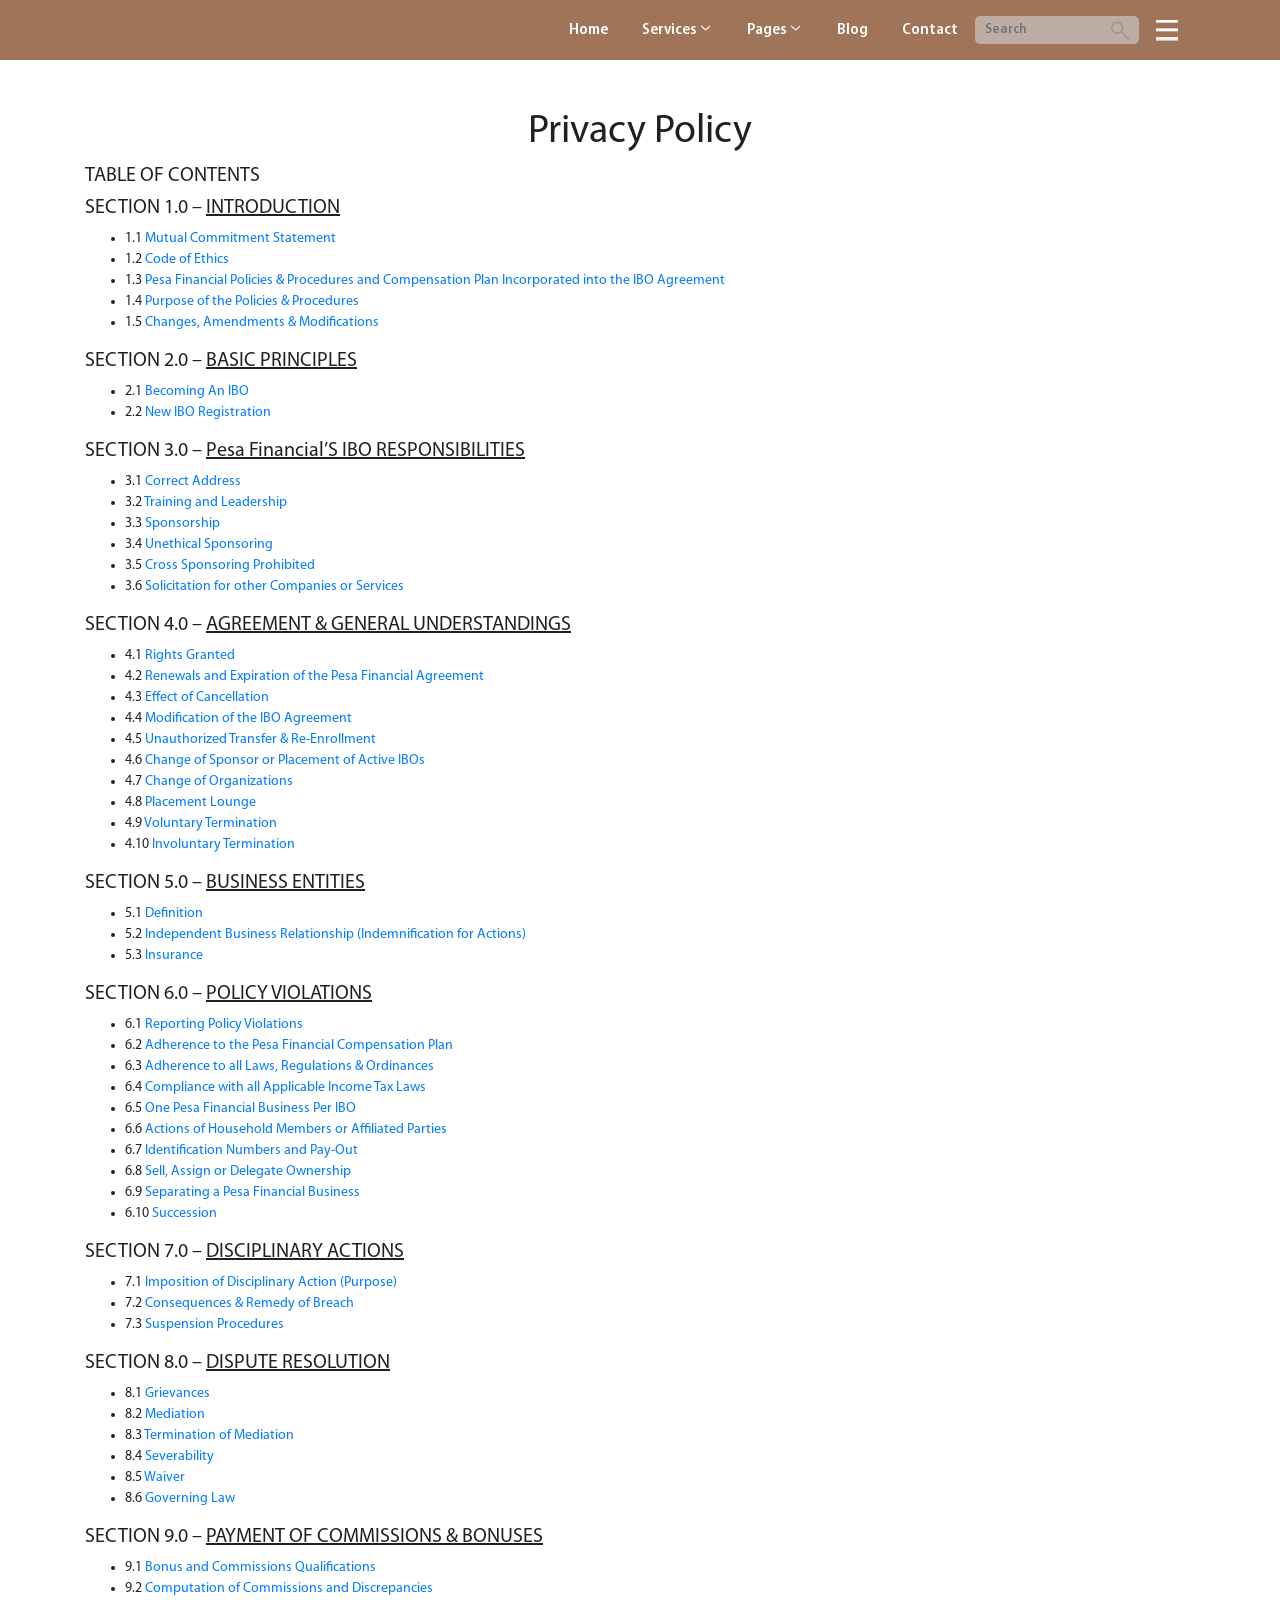
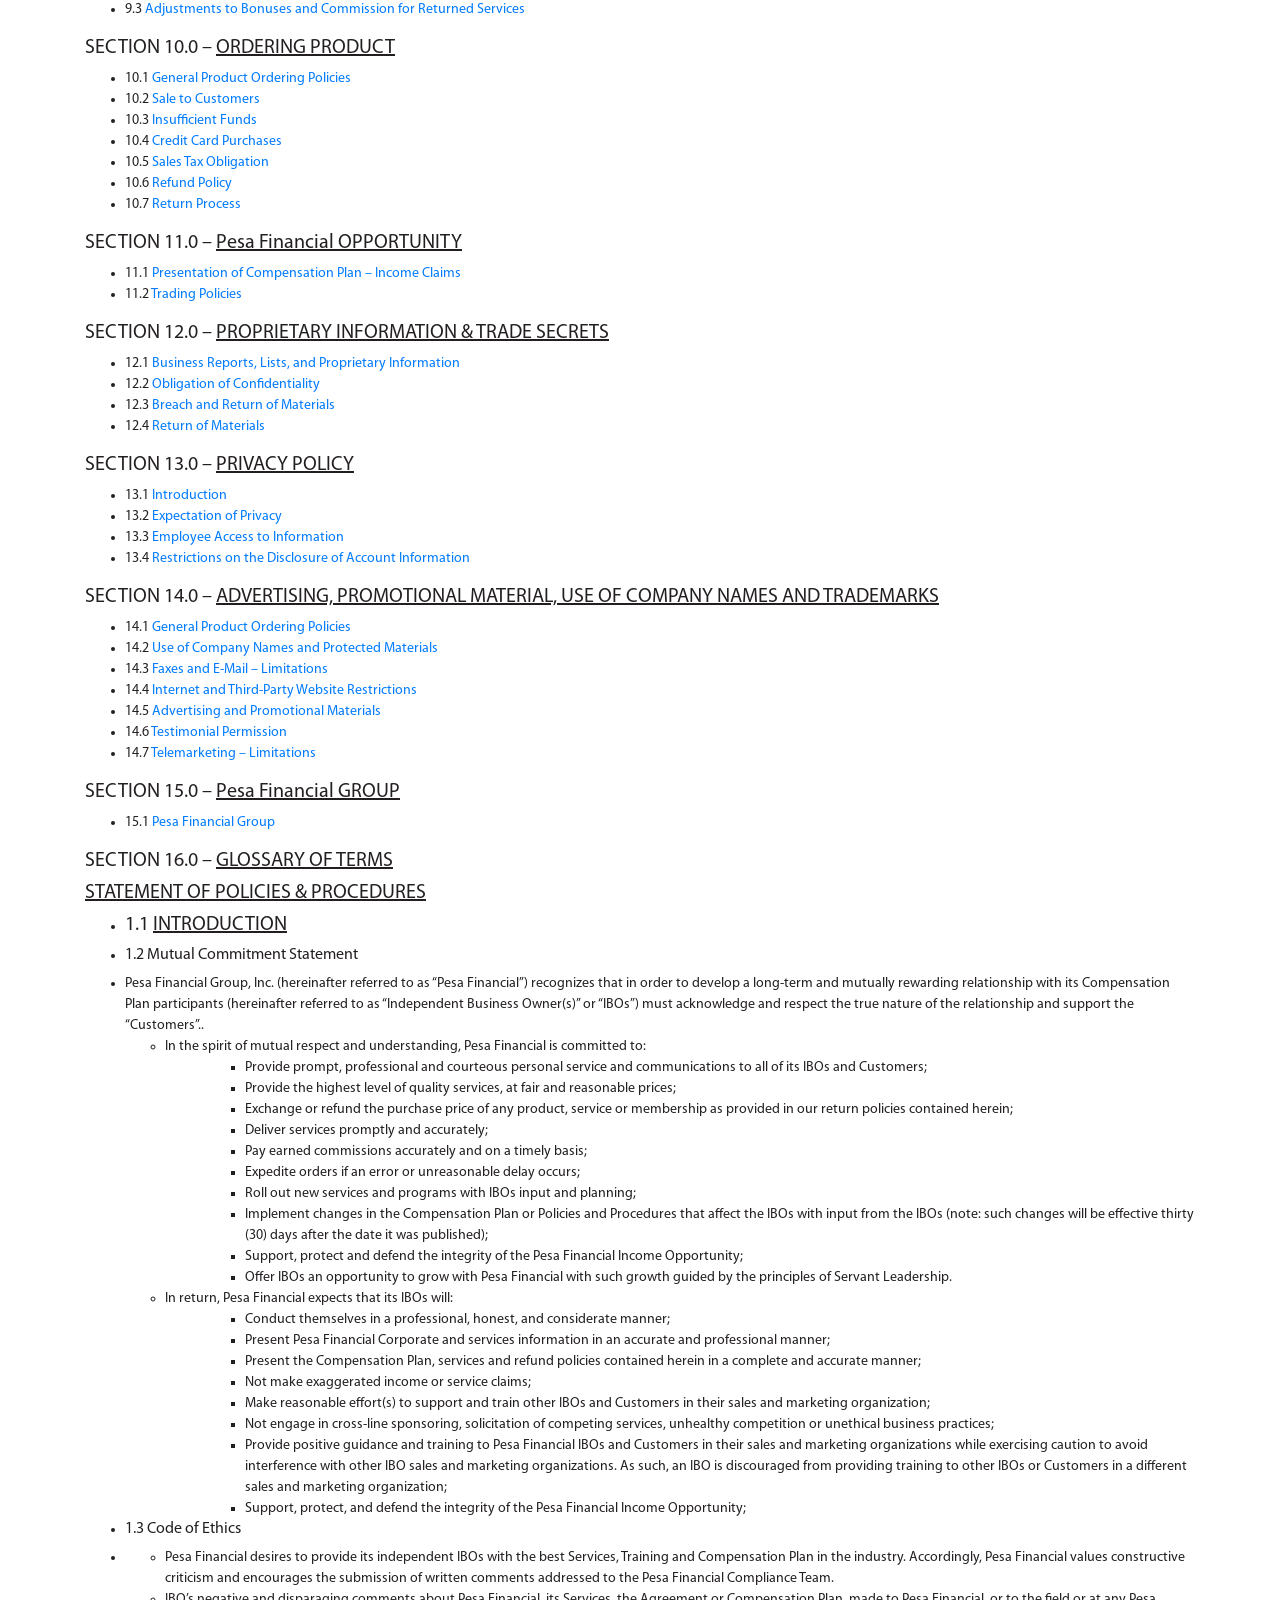
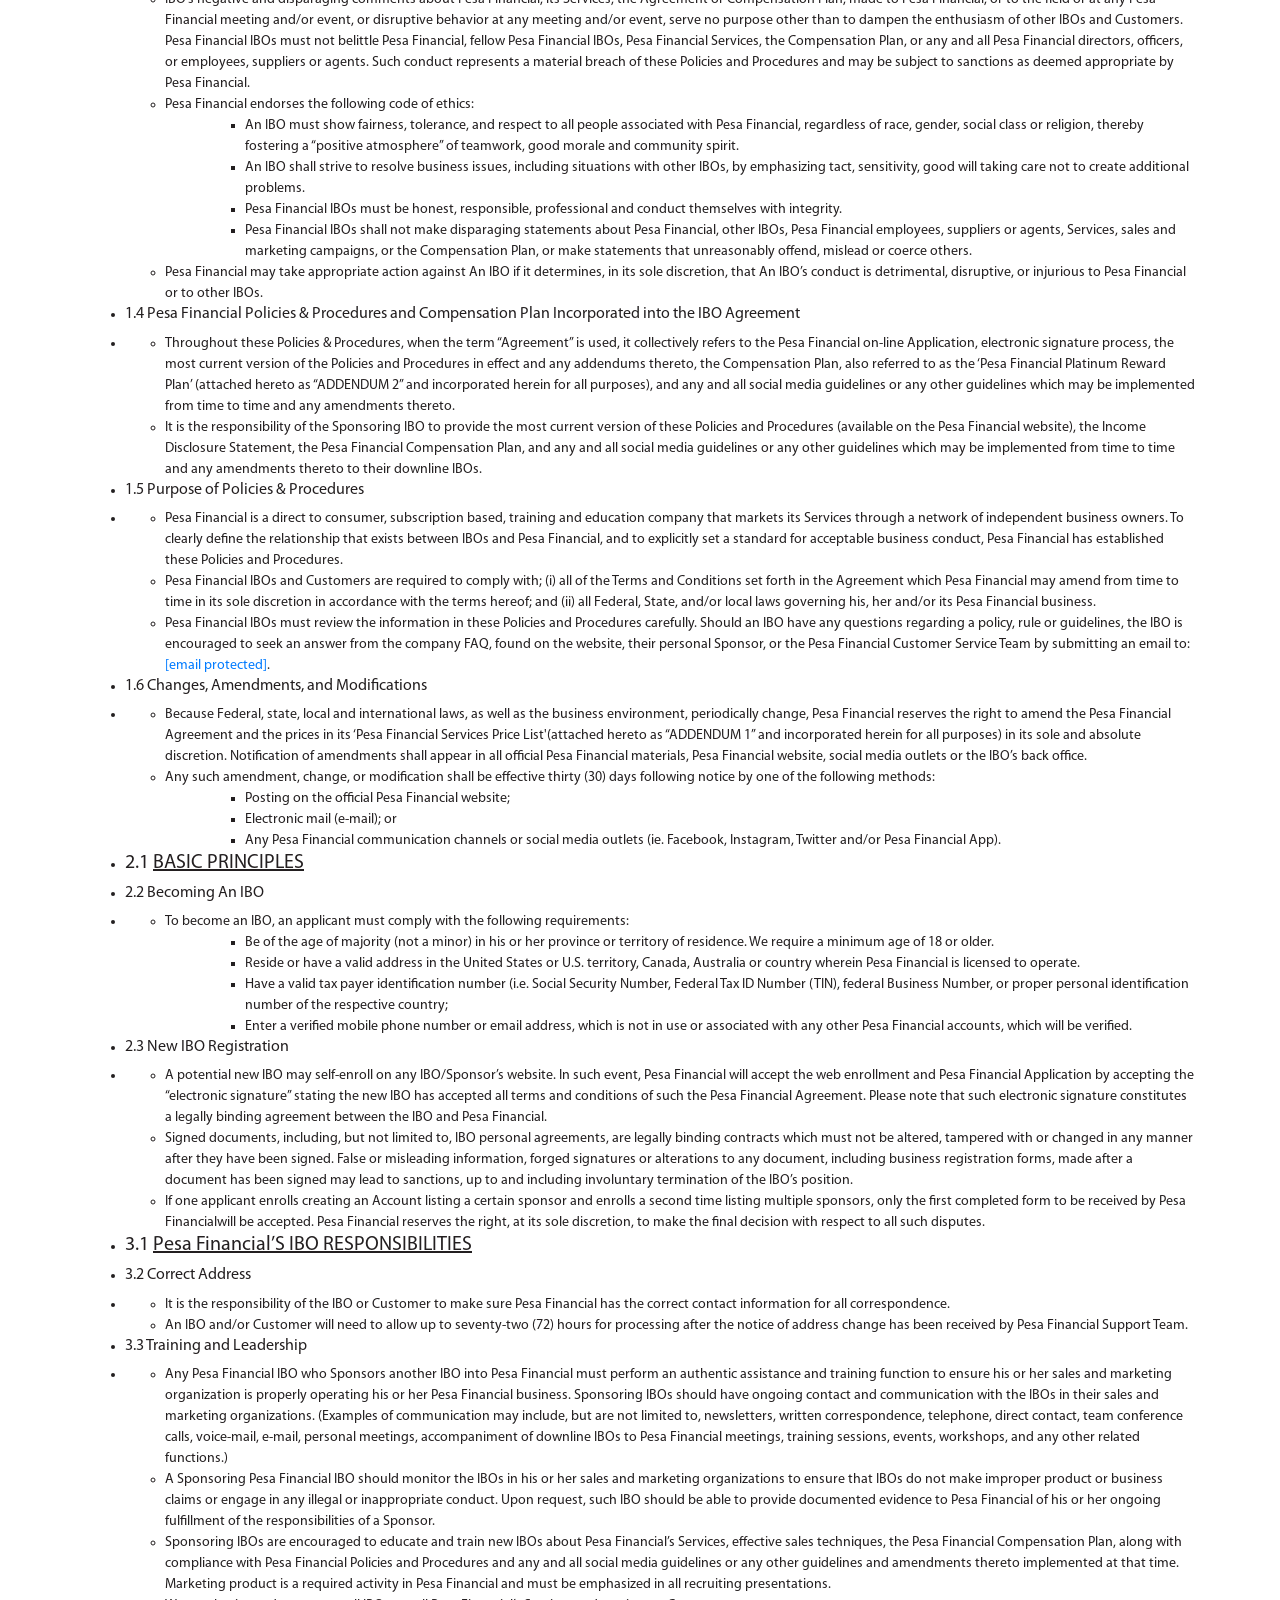
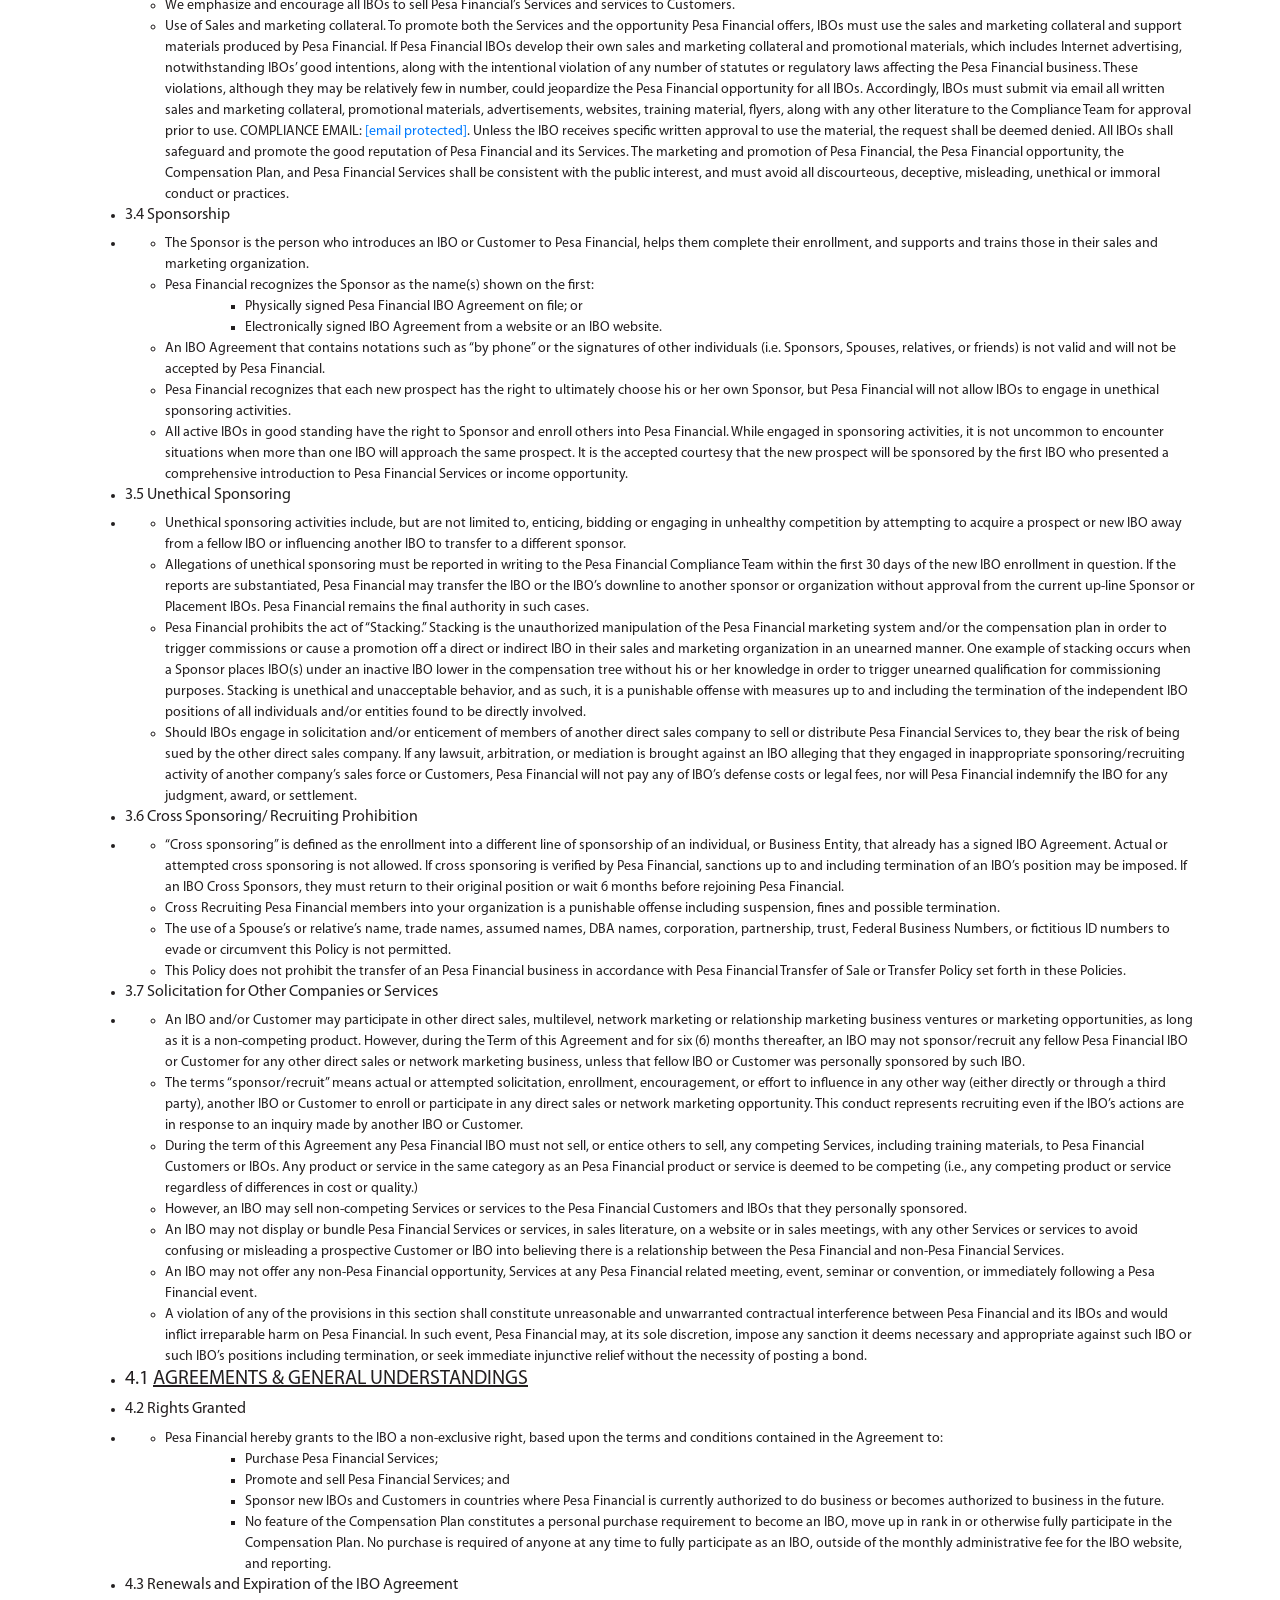
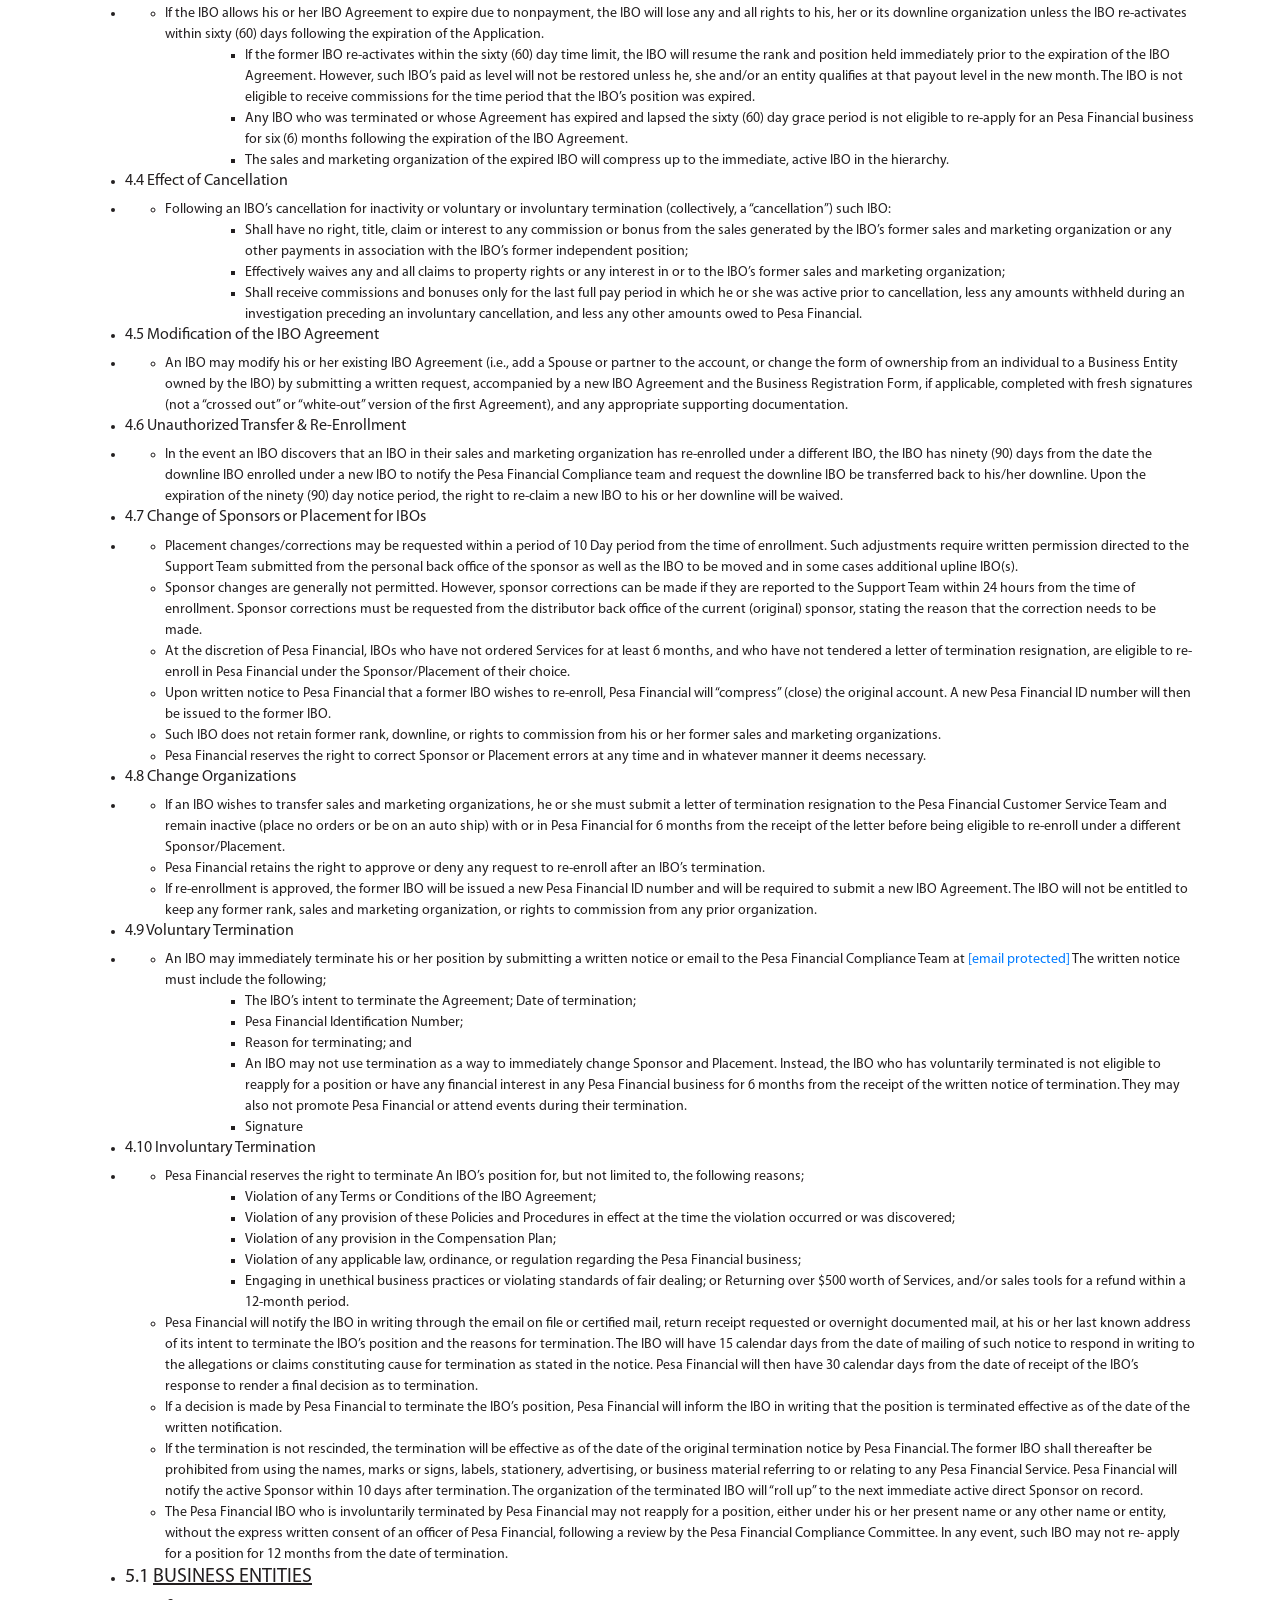
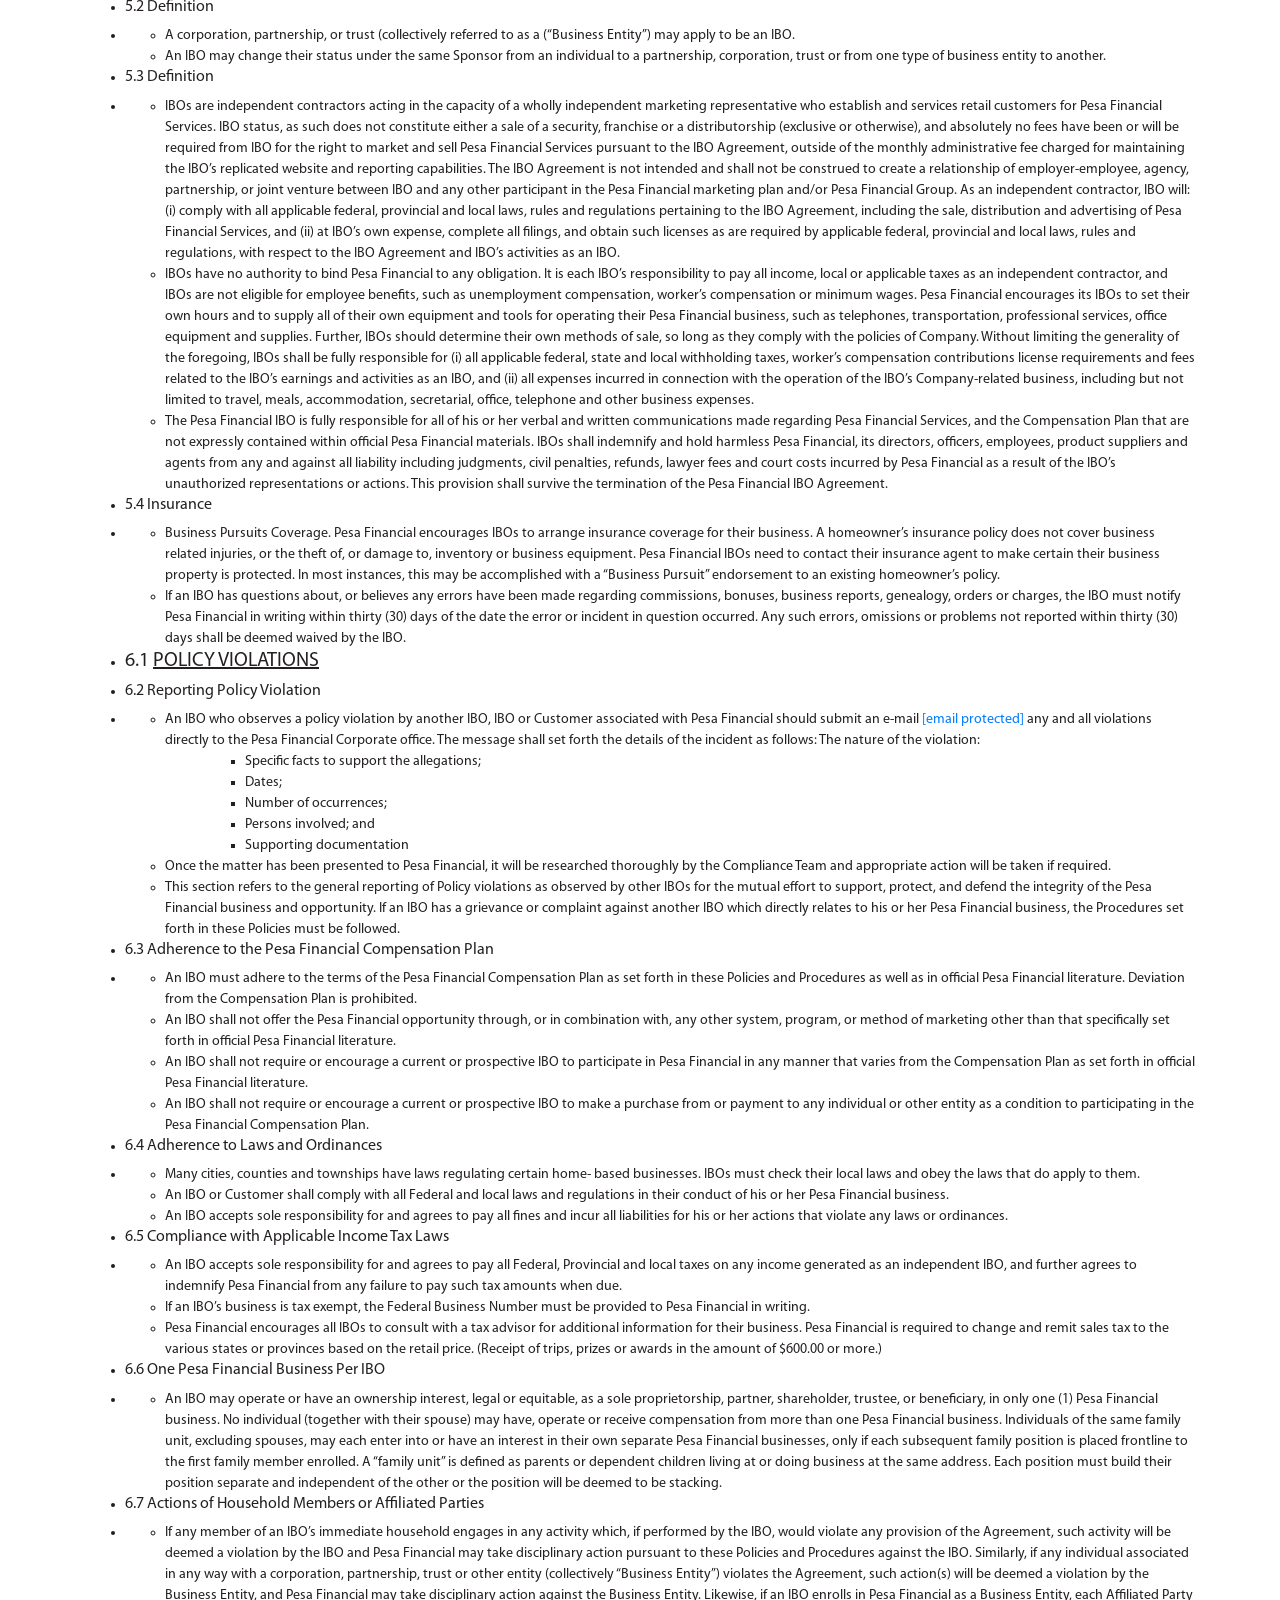
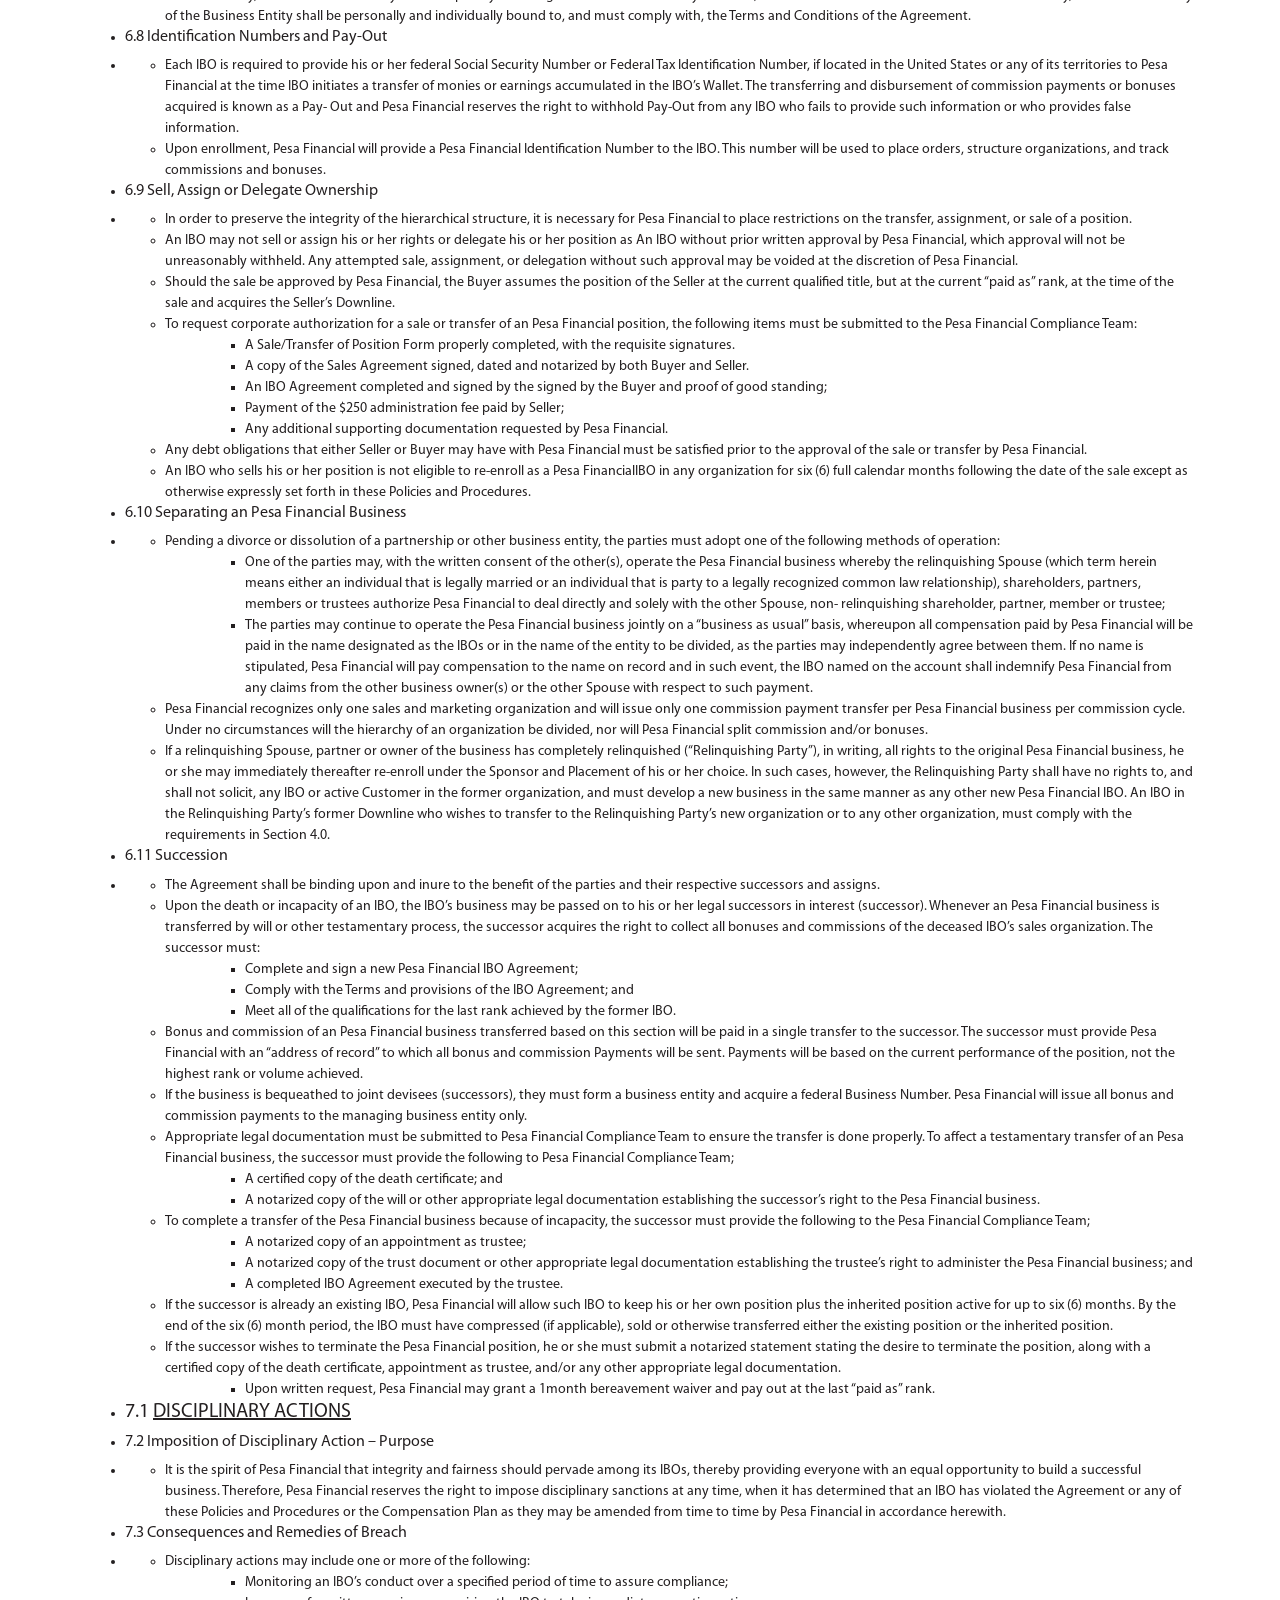
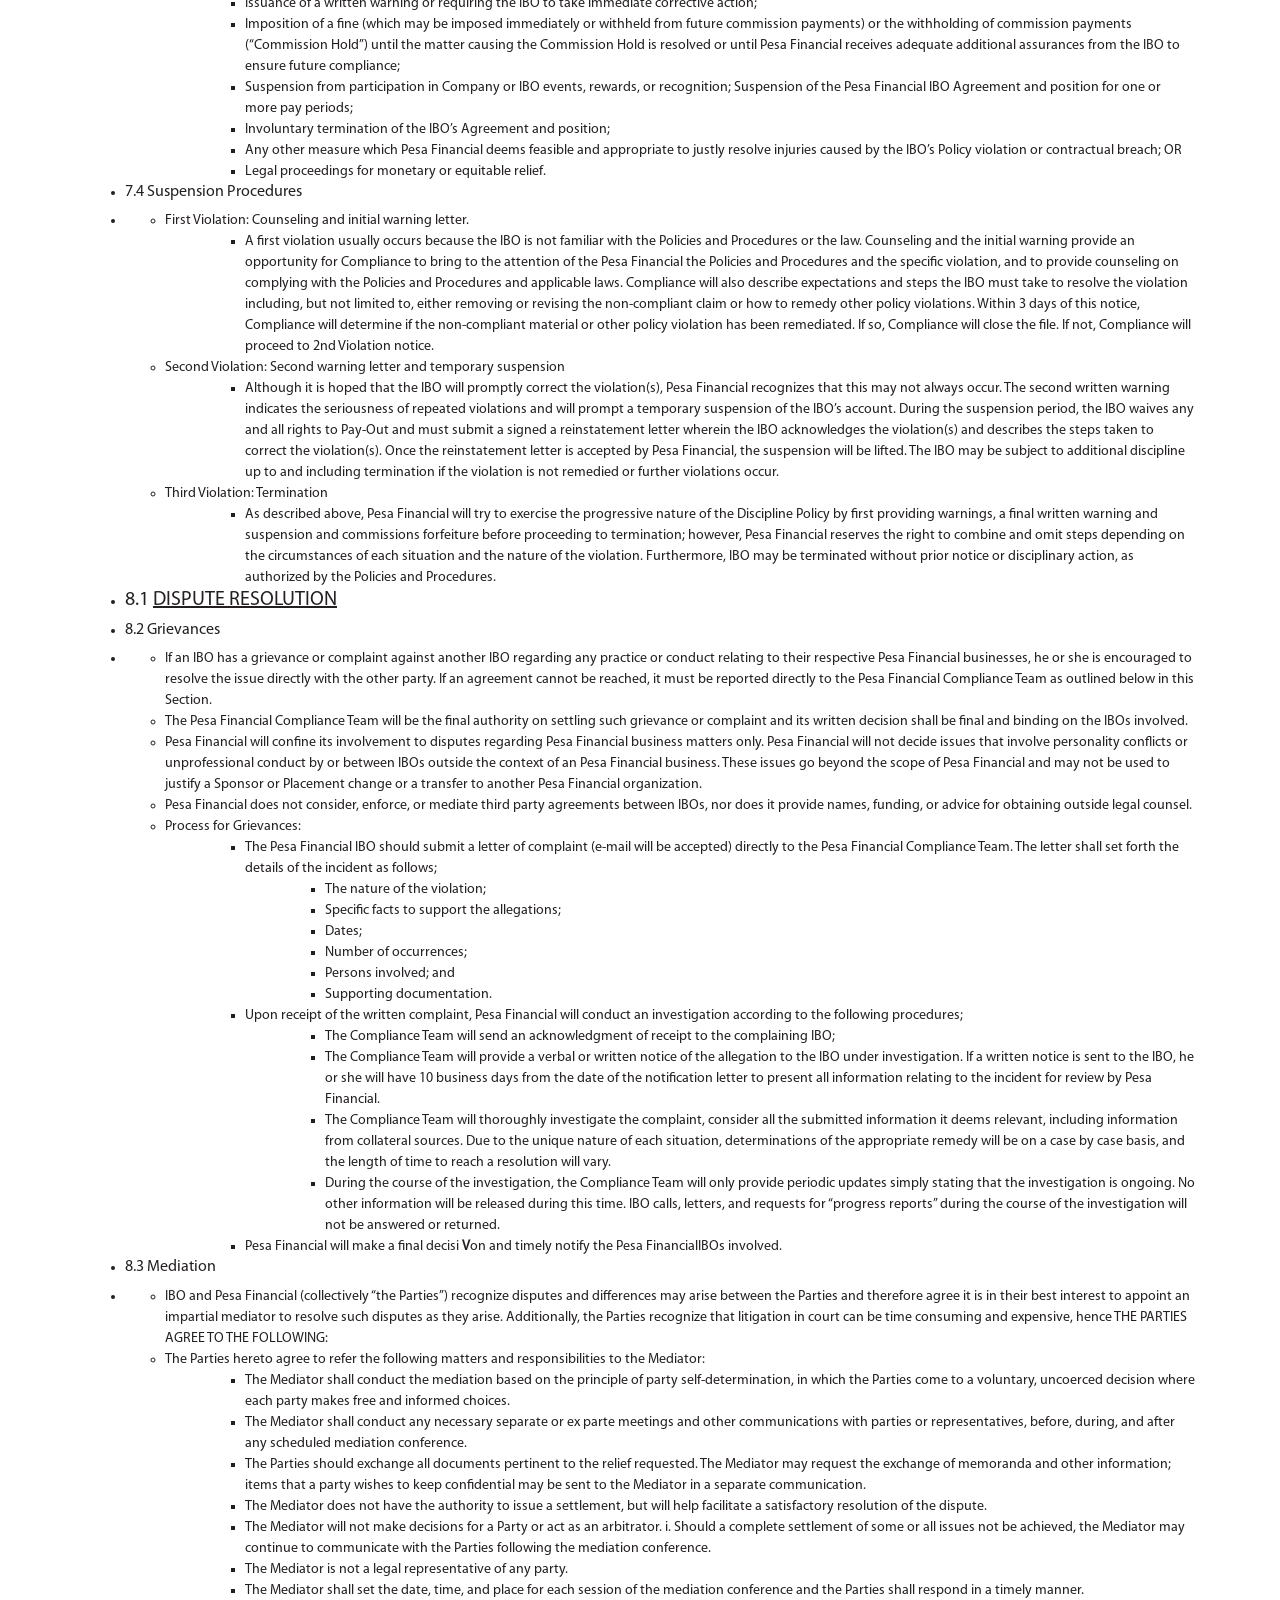
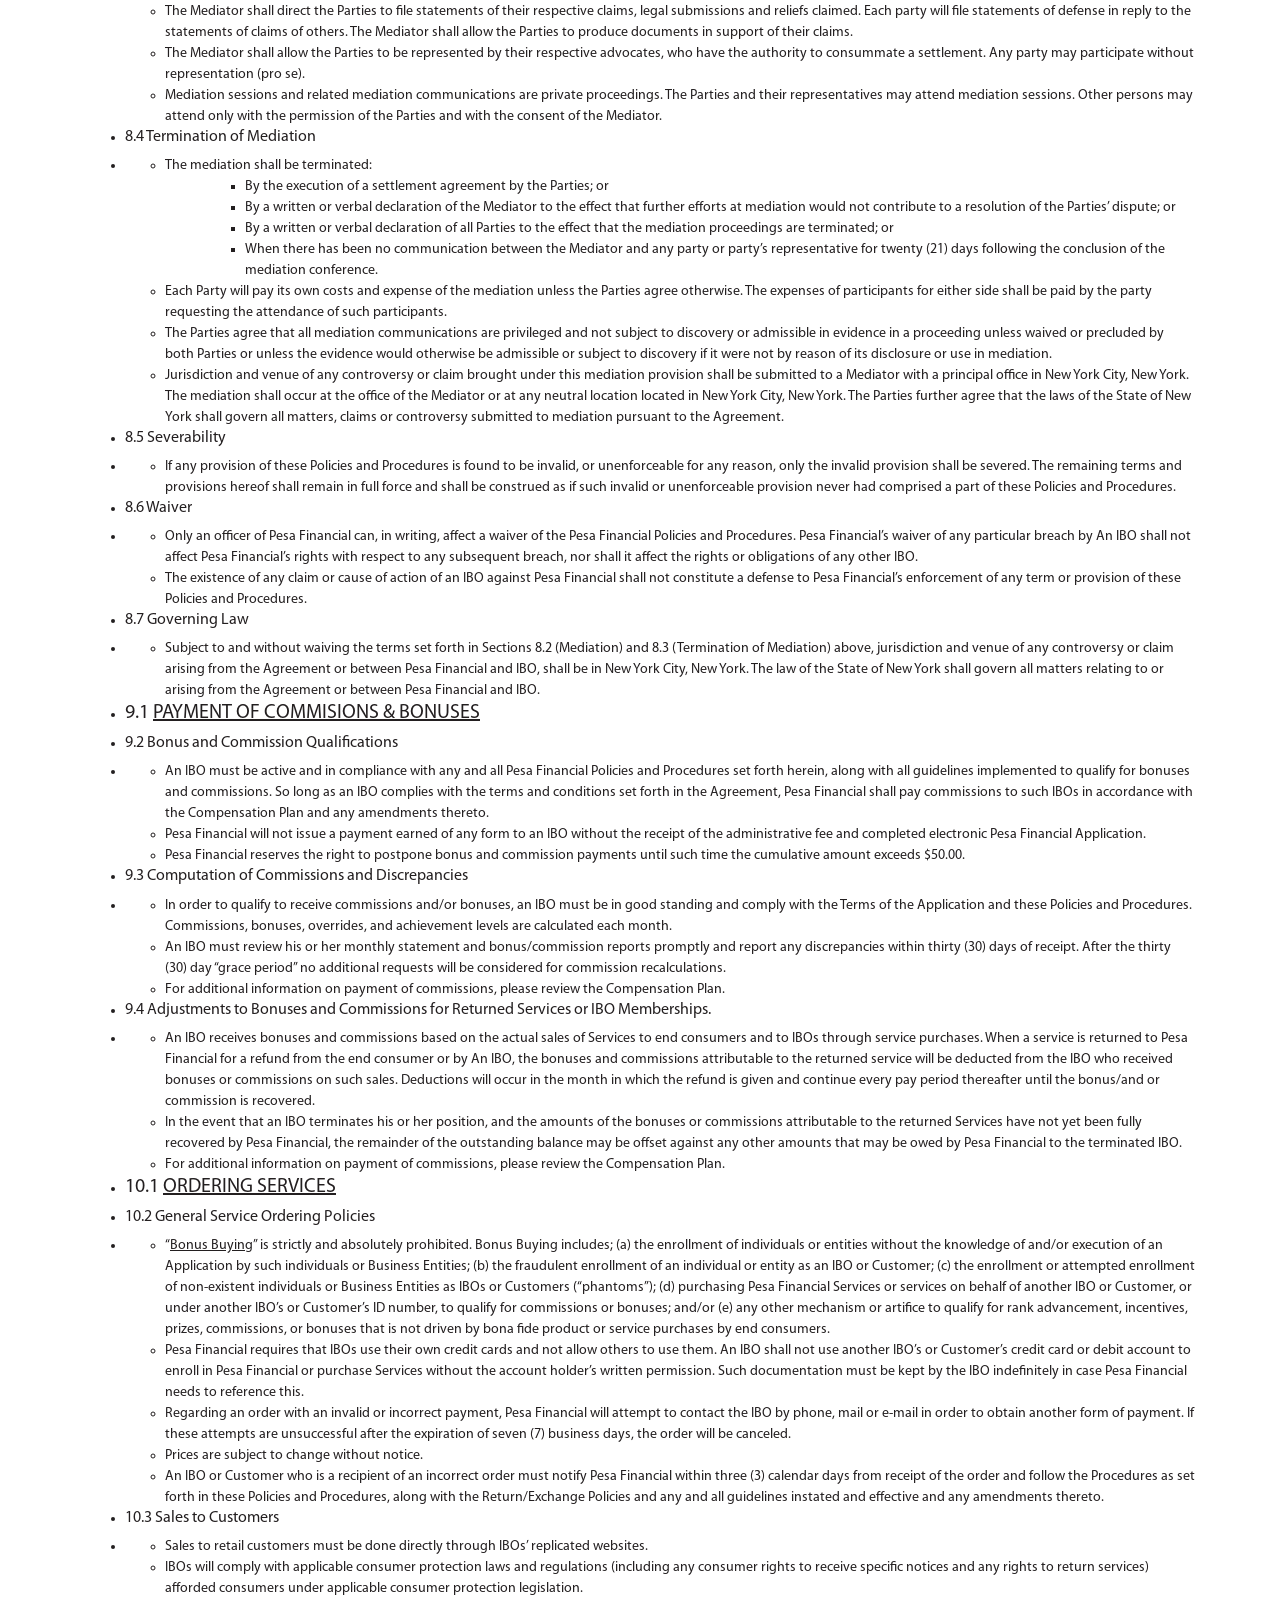
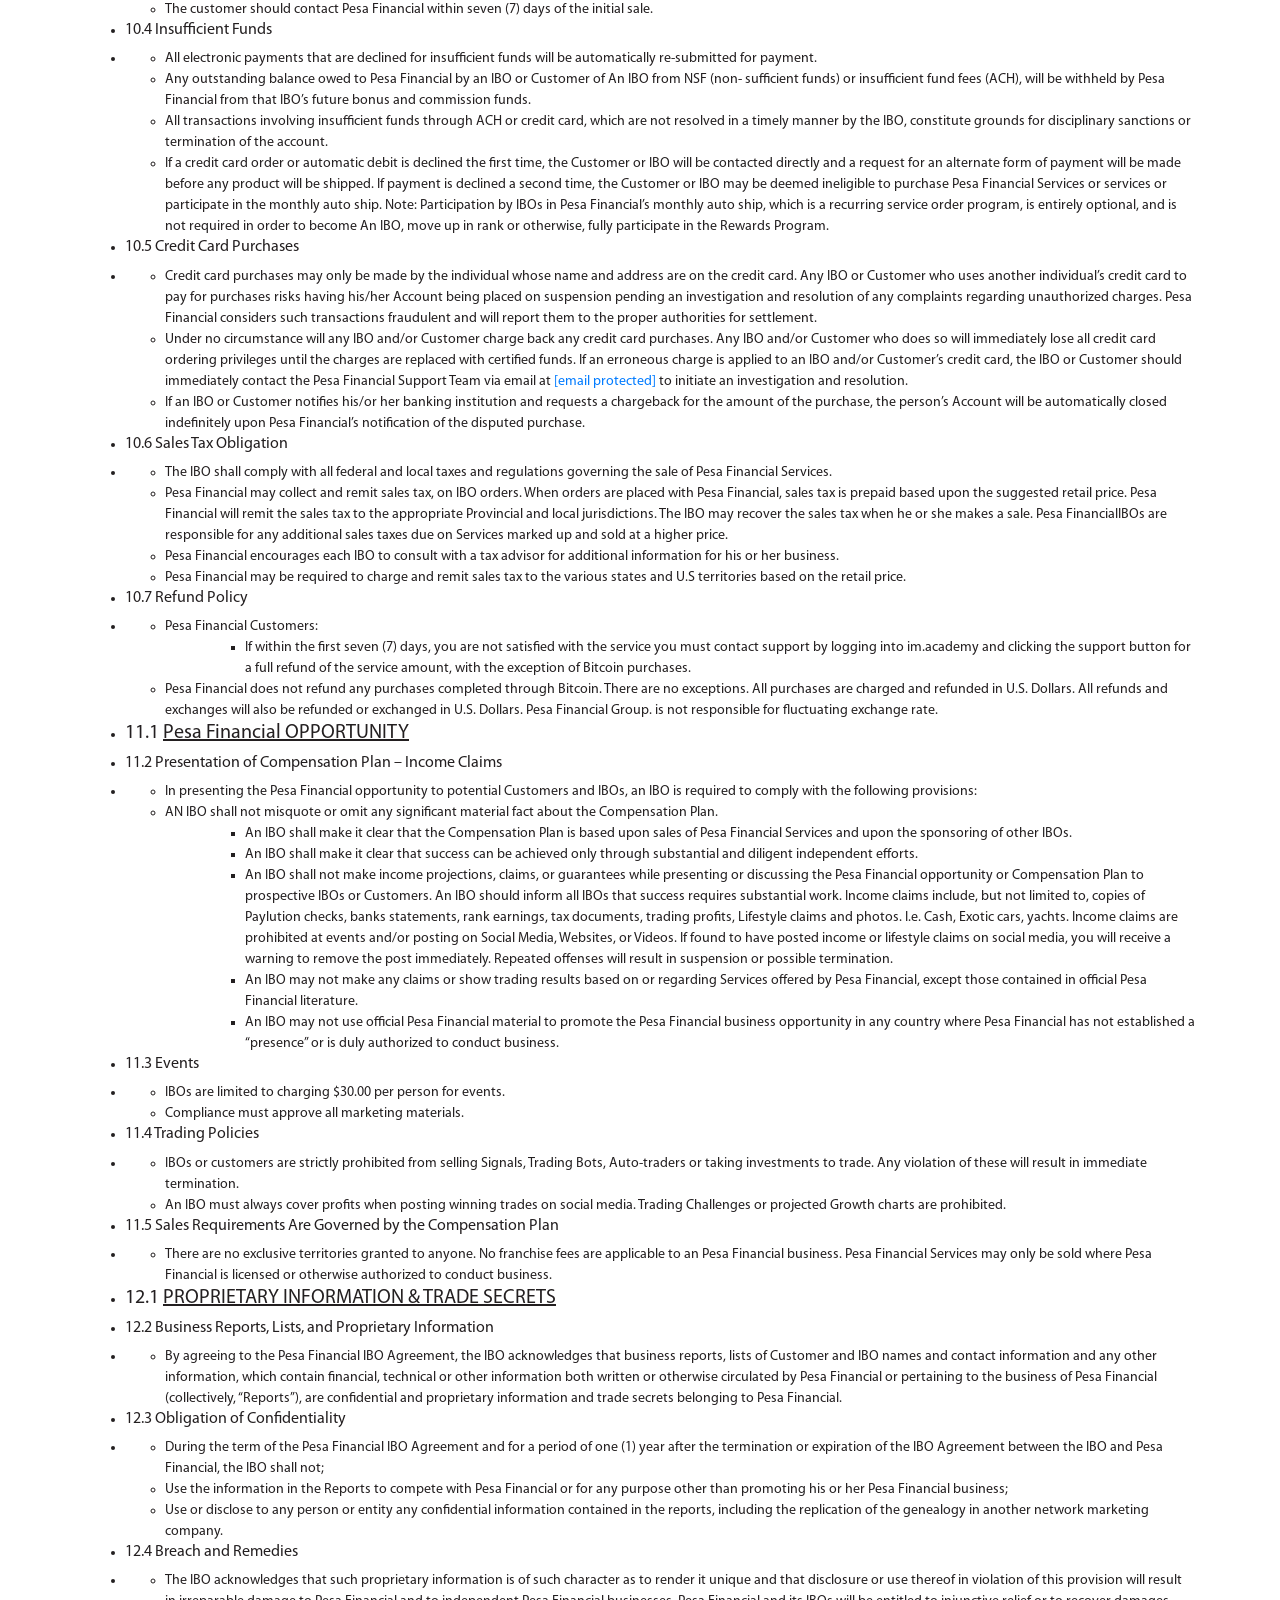
<file: privacy-policy2.html>
<!doctype html>
<html>
  <head>
    <meta http-equiv="Content-Type" content="text/html; charset=utf-8">
    <meta name="viewport" content="width=device-width, initial-scale=1, shrink-to-fit=no">
    <meta name="description" content="">
    <meta name="author" content="">
    <title>Welcome</title>
    <link href="css/bootstrap.min.css" rel="stylesheet" />
    <link href="css/main.css" rel="stylesheet" />
  </head>
  <body>
    <nav class="navbar navbar-expand-sm navbar-dark">
      <div class="container">
        <button class="navbar-toggler" data-target="#navbarNav" data-toggle="collapse" type="button"></button>
        <div class="collapse navbar-collapse" id="navbarNav">
          <ul class="navbar-nav ml-auto">
            <li class="nav-item"><a class="nav-link" href="index.html">Home</a></li>
            <li class="nav-item dropdown">
              <a class="nav-link dropdown-toggle" data-toggle="dropdown" href="index.html">Services</a>
              <div class="dropdown-menu"><a class="dropdown-item" href="index.html">one</a> <a class="dropdown-item" href="index.html">two</a></div>
            </li>
            <li class="nav-item dropdown">
              <a class="nav-link dropdown-toggle" data-toggle="dropdown" href="index.html">Pages</a>
              <div class="dropdown-menu"><a class="dropdown-item" href="index.html">one</a> <a class="dropdown-item" href="index.html">two</a></div>
            </li>
            <li class="nav-item"><a class="nav-link" href="index.html">Blog</a></li>
            <li class="nav-item"><a class="nav-link" href="index.html">Contact</a></li>
          </ul>
          <form class="form-inline"><input aria-label="Search" class="form-control" placeholder="Search" type="text" /> <input class="submit" type="submit" value="" /></form>
          <ul class="navbar-nav">
            <li class="nav-item dropdown">
              <a class="nav-link" data-toggle="dropdown" href="index.html"> <img alt="Menu" src="img/menu-btn.png" /> </a>
              <div class="dropdown-menu"><a class="dropdown-item" href="index.html">one</a> <a class="dropdown-item" href="index.html">two</a></div>
            </li>
          </ul>
        </div>
      </div>
    </nav>
    <div class="container">
      <div class="mt-2 mt-md-5">
        <h1 class="text-center">Privacy Policy</h1>
        <div>
          <div class="page-wraper info-page">
            <h5>TABLE OF CONTENTS</h5>
            <h5>SECTION 1.0 &#8211; <u>INTRODUCTION</u></h5>
            <ul class="custom-bullets">
              <li>1.1 <a href="#info-id-1-1">Mutual Commitment Statement</a></li>
              <li>1.2 <a href="#info-id-1-2">Code of Ethics</a></li>
              <li>1.3 <a href="#info-id-1-3">Pesa Financial Policies &amp; Procedures and Compensation
                Plan Incorporated into the
                IBO Agreement</a>
              </li>
              <li>1.4 <a href="#info-id-1-4">Purpose of the Policies &amp; Procedures</a></li>
              <li>1.5 <a href="#info-id-1-5">Changes, Amendments &amp; Modifications</a></li>
            </ul>
            <h5>SECTION 2.0 &#8211; <u>BASIC PRINCIPLES</u></h5>
            <ul class="custom-bullets">
              <li>2.1 <a href="#info-id-2-1">Becoming An IBO</a></li>
              <li>2.2 <a href="#info-id-2-2">New IBO Registration</a></li>
            </ul>
            <h5>SECTION 3.0 &#8211; <u>Pesa Financial&#8217;S IBO RESPONSIBILITIES</u></h5>
            <ul class="custom-bullets">
              <li>3.1 <a href="#info-id-3-1">Correct Address</a></li>
              <li>3.2 <a href="#info-id-3-2">Training and Leadership</a></li>
              <li>3.3 <a href="#info-id-3-3">Sponsorship</a></li>
              <li>3.4 <a href="#info-id-3-4">Unethical Sponsoring</a></li>
              <li>3.5 <a href="#info-id-3-5">Cross Sponsoring Prohibited</a></li>
              <li>3.6 <a href="#info-id-3-6">Solicitation for other Companies or Services</a></li>
            </ul>
            <h5>SECTION 4.0 &#8211; <u>AGREEMENT &amp; GENERAL UNDERSTANDINGS</u></h5>
            <ul class="custom-bullets">
              <li>4.1 <a href="#info-id-4-1">Rights Granted</a></li>
              <li>4.2 <a href="#info-id-4-2">Renewals and Expiration of the Pesa Financial Agreement</a></li>
              <li>4.3 <a href="#info-id-4-3">Effect of Cancellation</a></li>
              <li>4.4 <a href="#info-id-4-4">Modification of the IBO Agreement</a></li>
              <li>4.5 <a href="#info-id-4-5">Unauthorized Transfer &amp; Re-Enrollment</a></li>
              <li>4.6 <a href="#info-id-4-6">Change of Sponsor or Placement of Active IBOs</a></li>
              <li>4.7 <a href="#info-id-4-7">Change of Organizations</a></li>
              <li>4.8 <a href="#info-id-4-8">Placement Lounge</a></li>
              <li>4.9 <a href="#info-id-4-9">Voluntary Termination</a></li>
              <li>4.10 <a href="#info-id-4-10">Involuntary Termination</a></li>
            </ul>
            <h5>SECTION 5.0 &#8211; <u>BUSINESS ENTITIES</u></h5>
            <ul class="custom-bullets">
              <li>5.1 <a href="#info-id-5-1">Definition</a></li>
              <li>5.2 <a href="#info-id-5-2">Independent Business Relationship (Indemnification for Actions)</a></li>
              <li>5.3 <a href="#info-id-5-3">Insurance</a></li>
            </ul>
            <h5>SECTION 6.0 &#8211; <u>POLICY VIOLATIONS</u></h5>
            <ul class="custom-bullets">
              <li>6.1 <a href="#info-id-6-1">Reporting Policy Violations</a></li>
              <li>6.2 <a href="#info-id-6-2">Adherence to the Pesa Financial Compensation Plan</a></li>
              <li>6.3 <a href="#info-id-6-3">Adherence to all Laws, Regulations &amp; Ordinances</a></li>
              <li>6.4 <a href="#info-id-6-4">Compliance with all Applicable Income Tax Laws</a></li>
              <li>6.5 <a href="#info-id-6-5">One Pesa Financial Business Per IBO</a></li>
              <li>6.6 <a href="#info-id-6-6">Actions of Household Members or Affiliated Parties</a></li>
              <li>6.7 <a href="#info-id-6-7">Identification Numbers and Pay-Out</a></li>
              <li>6.8 <a href="#info-id-6-8">Sell, Assign or Delegate Ownership</a></li>
              <li>6.9 <a href="#info-id-6-9">Separating a Pesa Financial Business</a></li>
              <li>6.10 <a href="#info-id-6-10">Succession</a></li>
            </ul>
            <h5>SECTION 7.0 &#8211; <u>DISCIPLINARY ACTIONS</u></h5>
            <ul class="custom-bullets">
              <li>7.1 <a href="#info-id-7-1">Imposition of Disciplinary Action (Purpose)</a></li>
              <li>7.2 <a href="#info-id-7-2">Consequences &amp; Remedy of Breach</a></li>
              <li>7.3 <a href="#info-id-7-3">Suspension Procedures</a></li>
            </ul>
            <h5>SECTION 8.0 &#8211; <u>DISPUTE RESOLUTION</u></h5>
            <ul class="custom-bullets">
              <li>8.1 <a href="#info-id-8-1">Grievances</a></li>
              <li>8.2 <a href="#info-id-8-2">Mediation</a></li>
              <li>8.3 <a href="#info-id-8-3">Termination of Mediation</a></li>
              <li>8.4 <a href="#info-id-8-4">Severability</a></li>
              <li>8.5 <a href="#info-id-8-5">Waiver</a></li>
              <li>8.6 <a href="#info-id-8-6">Governing Law</a></li>
            </ul>
            <h5>SECTION 9.0 &#8211; <u>PAYMENT OF COMMISSIONS &amp; BONUSES</u></h5>
            <ul class="custom-bullets">
              <li>9.1 <a href="#info-id-9-1">Bonus and Commissions Qualifications</a></li>
              <li>9.2 <a href="#info-id-9-2">Computation of Commissions and Discrepancies</a></li>
              <li>9.3 <a href="#info-id-9-3">Adjustments to Bonuses and Commission for Returned Services</a></li>
            </ul>
            <h5>SECTION 10.0 &#8211; <u>ORDERING PRODUCT</u></h5>
            <ul class="custom-bullets">
              <li>10.1 <a href="#info-id-10-1">General Product Ordering Policies</a></li>
              <li>10.2 <a href="#info-id-10-2">Sale to Customers</a></li>
              <li>10.3 <a href="#info-id-10-3">Insufficient Funds</a></li>
              <li>10.4 <a href="#info-id-10-4">Credit Card Purchases</a></li>
              <li>10.5 <a href="#info-id-10-5">Sales Tax Obligation</a></li>
              <li>10.6 <a href="#info-id-10-6">Refund Policy</a></li>
              <li>10.7 <a href="#info-id-10-7">Return Process</a></li>
            </ul>
            <h5>SECTION 11.0 &#8211; <u>Pesa Financial OPPORTUNITY</u></h5>
            <ul class="custom-bullets">
              <li>11.1 <a href="#info-id-11-1">Presentation of Compensation Plan &#8211; Income Claims</a></li>
              <li>11.2 <a href="#info-id-11-2">Trading Policies</a></li>
            </ul>
            <h5>SECTION 12.0 &#8211; <u>PROPRIETARY INFORMATION &amp; TRADE SECRETS</u></h5>
            <ul class="custom-bullets">
              <li>12.1 <a href="#info-id-12-1">Business Reports, Lists, and Proprietary Information</a></li>
              <li>12.2 <a href="#info-id-12-2">Obligation of Confidentiality </a></li>
              <li>12.3 <a href="#info-id-12-3">Breach and Return of Materials</a></li>
              <li>12.4 <a href="#info-id-12-4">Return of Materials</a></li>
            </ul>
            <h5>SECTION 13.0 &#8211; <u>PRIVACY POLICY</u></h5>
            <ul class="custom-bullets">
              <li>13.1 <a href="#info-id-13-1">Introduction</a></li>
              <li>13.2 <a href="#info-id-13-2">Expectation of Privacy</a></li>
              <li>13.3 <a href="#info-id-13-3">Employee Access to Information</a></li>
              <li>13.4 <a href="#info-id-13-4">Restrictions on the Disclosure of Account Information</a></li>
            </ul>
            <h5>SECTION 14.0 &#8211; <u>ADVERTISING, PROMOTIONAL MATERIAL, USE OF COMPANY NAMES AND TRADEMARKS</u></h5>
            <ul class="custom-bullets">
              <li>14.1 <a href="#info-id-14-1">General Product Ordering Policies</a></li>
              <li>14.2 <a href="#info-id-14-2">Use of Company Names and Protected Materials</a></li>
              <li>14.3 <a href="#info-id-14-3">Faxes and E-Mail &#8211; Limitations</a></li>
              <li>14.4 <a href="#info-id-14-4">Internet and Third-Party Website Restrictions</a></li>
              <li>14.5 <a href="#info-id-14-5">Advertising and Promotional Materials</a></li>
              <li>14.6 <a href="#info-id-14-6">Testimonial Permission</a></li>
              <li>14.7 <a href="#info-id-14-7">Telemarketing &#8211; Limitations</a></li>
            </ul>
            <h5>SECTION 15.0 &#8211; <u>Pesa Financial GROUP</u></h5>
            <ul class="custom-bullets">
              <li>15.1 <a href="#info-id-15-1">Pesa Financial Group</a></li>
            </ul>
            <h5>SECTION 16.0 &#8211; <u>GLOSSARY OF TERMS</u></h5>
            <div class="custom-info-section">
              <h5><u>STATEMENT OF POLICIES &amp; PROCEDURES</u></h5>
              <ul class="custom-bullets">
                <li id="info-id-1-1">
                  <h5>1.1 <u>INTRODUCTION</u></h5>
                </li>
                <li id="info-id-1-2">
                  <h6 class="small-heading">1.2 Mutual Commitment Statement</h6>
                </li>
                <li>
                  Pesa Financial Group, Inc. (hereinafter referred to as “Pesa Financial&#8221;) recognizes that in order to develop a long-term and mutually rewarding relationship with its Compensation Plan participants (hereinafter referred to as &#8220;Independent Business Owner(s)&#8221; or &#8220;IBOs&#8221;) must acknowledge and respect the true nature of the relationship and support the &#8220;Customers&#8221;..
                  <ul class="custom-bullets alpha-bullets">
                    <li>
                      In the spirit of mutual respect and understanding, Pesa Financial is committed to:
                      <ol class="rm-alpha-bullets">
                        <li style="list-style-type: none;">
                          <ul class="custom-bullets roman-bullets">
                            <li>Provide prompt, professional and courteous personal service and communications
                              to all of its IBOs and Customers;
                            </li>
                            <li>Provide the highest level of quality services, at fair and reasonable prices;</li>
                            <li>Exchange or refund the purchase price of any product, service or membership as
                              provided in our return policies contained herein;
                            </li>
                            <li>Deliver services promptly and accurately;</li>
                            <li>Pay earned commissions accurately and on a timely basis;</li>
                            <li>Expedite orders if an error or unreasonable delay occurs;</li>
                            <li>Roll out new services and programs with IBOs input and planning;</li>
                            <li>Implement changes in the Compensation Plan or Policies and Procedures that
                              affect the IBOs with input from the IBOs (note: such changes will be effective
                              thirty (30) days after the date it was published);
                            </li>
                            <li>Support, protect and defend the integrity of the Pesa Financial Income Opportunity;</li>
                            <li>Offer IBOs an opportunity to grow with Pesa Financial with such growth guided by the
                              principles of Servant Leadership.
                            </li>
                          </ul>
                        </li>
                      </ol>
                    </li>
                    <li>
                      In return, Pesa Financial expects that its IBOs will:
                      <ol class="rm-alpha-bullets">
                        <li style="list-style-type: none;">
                          <ul class="custom-bullets roman-bullets">
                            <li>Conduct themselves in a professional, honest, and considerate manner;</li>
                            <li>Present Pesa Financial Corporate and services information in an accurate and professional
                              manner;
                            </li>
                            <li>Present the Compensation Plan, services and refund policies
                              contained herein
                              in a complete and accurate manner;
                            </li>
                            <li>Not make exaggerated income or service claims;</li>
                            <li>Make reasonable effort(s) to support and train other IBOs and Customers in their
                              sales and marketing organization;
                            </li>
                            <li>Not engage in cross-line sponsoring, solicitation of competing services,
                              unhealthy competition or unethical business practices;
                            </li>
                            <li>Provide positive guidance and training to Pesa Financial IBOs and Customers in their sales
                              and marketing organizations while exercising caution to avoid interference with
                              other IBO sales and marketing organizations. As such, an IBO is discouraged from
                              providing training to other IBOs or Customers in a different sales and marketing
                              organization;
                            </li>
                            <li>Support, protect, and defend the integrity of the Pesa Financial Income Opportunity;</li>
                          </ul>
                        </li>
                      </ol>
                    </li>
                  </ul>
                </li>
                <li id="info-id-1-3">
                  <h6 class="small-heading">1.3 Code of Ethics</h6>
                </li>
                <li>
                  <ul class="custom-bullets alpha-bullets">
                    <li>Pesa Financial desires to provide its independent IBOs with the best Services, Training and
                      Compensation Plan in the industry. Accordingly, Pesa Financial values constructive criticism and
                      encourages the submission of written comments addressed to the Pesa Financial Compliance Team.
                    </li>
                    <li>IBO&#8217;s negative and disparaging comments about Pesa Financial, its Services, the Agreement
                      or Compensation Plan, made to Pesa Financial, or to the field or at any Pesa Financial meeting and/or event,
                      or disruptive behavior at any meeting and/or event, serve no purpose other than to
                      dampen the enthusiasm of other IBOs and Customers. Pesa Financial IBOs must not belittle
                      Pesa Financial, fellow Pesa Financial IBOs, Pesa Financial Services, the Compensation Plan, or any and all Pesa Financial
                      directors, officers, or employees, suppliers or agents. Such conduct represents a
                      material breach of these Policies and Procedures and may be subject to sanctions as
                      deemed appropriate by Pesa Financial.
                    </li>
                    <li>
                      Pesa Financial endorses the following code of ethics:
                      <ol class="rm-alpha-bullets">
                        <li style="list-style-type: none;">
                          <ul class="custom-bullets roman-bullets">
                            <li>An IBO must show fairness, tolerance, and respect to all people associated with
                              Pesa Financial, regardless of race, gender, social class or religion, thereby
                              fostering a &#8220;positive atmosphere&#8221; of teamwork, good morale and community spirit.
                            </li>
                            <li>An IBO shall strive to resolve business issues, including situations with other
                              IBOs, by emphasizing tact, sensitivity, good will taking care not to create
                              additional problems.
                            </li>
                            <li>Pesa Financial IBOs must be honest, responsible, professional and conduct themselves with
                              integrity.
                            </li>
                            <li>Pesa Financial IBOs shall not make disparaging statements about Pesa Financial, other IBOs, Pesa Financial
                              employees, suppliers or agents, Services, sales and marketing campaigns, or the
                              Compensation Plan, or make statements that unreasonably offend, mislead or
                              coerce others.
                            </li>
                          </ul>
                        </li>
                      </ol>
                    </li>
                    <li>Pesa Financial may take appropriate action against An IBO if it determines, in its sole discretion,
                      that An IBO&#8217;s conduct is detrimental, disruptive, or injurious to Pesa Financial or to
                      other IBOs.
                    </li>
                  </ul>
                </li>
                <li id="info-id-1-4">
                  <h6 class="small-heading">1.4 Pesa Financial Policies &amp; Procedures and Compensation Plan Incorporated into
                    the IBO Agreement
                  </h6>
                </li>
                <li>
                  <ul class="custom-bullets alpha-bullets">
                    <li>Throughout these Policies &amp; Procedures, when the term &#8220;Agreement&#8221; is used, it
                      collectively refers to the Pesa Financial on-line Application, electronic signature process, the
                      most current version of the Policies and Procedures in effect and any addendums thereto,
                      the Compensation Plan, also referred to as the &#8216;Pesa Financial Platinum Reward Plan&#8217; (attached
                      hereto as &#8220;ADDENDUM 2&#8221; and incorporated herein for all purposes), and any and all social
                      media guidelines or any other guidelines which may be implemented from time to time and
                      any amendments thereto.
                    </li>
                    <li>It is the responsibility of the Sponsoring IBO to provide the most current version of
                      these Policies and Procedures (available on the Pesa Financial website), the Income Disclosure
                      Statement, the Pesa Financial Compensation Plan, and any and all social media guidelines or any
                      other guidelines which may be implemented from time to time and any amendments thereto
                      to their downline IBOs.
                    </li>
                  </ul>
                </li>
                <li id="info-id-1-5">
                  <h6 class="small-heading">1.5 Purpose of Policies &amp; Procedures</h6>
                </li>
                <li>
                  <ul class="custom-bullets alpha-bullets">
                    <li>Pesa Financial is a direct to consumer, subscription based, training and education company that
                      markets its Services through a network of independent business owners. To clearly define
                      the relationship that exists between IBOs and Pesa Financial, and to explicitly set a
                      standard for acceptable business conduct, Pesa Financial has established these Policies and
                      Procedures.
                    </li>
                    <li>Pesa Financial IBOs and Customers are required to comply with; (i) all of the Terms and Conditions
                      set forth in the Agreement which Pesa Financial may amend from time to time in its sole discretion
                      in accordance with the terms hereof; and (ii) all Federal, State, and/or local laws
                      governing his, her and/or its Pesa Financial business.
                    </li>
                    <li>Pesa Financial IBOs must review the information in these Policies and Procedures carefully. Should
                      an IBO have any questions regarding a policy, rule or guidelines, the IBO is encouraged
                      to seek an answer from the company FAQ, found on the website, their personal Sponsor, or
                      the Pesa Financial Customer Service Team by submitting an email to: <a href="/cdn-cgi/l/email-protection#3a494f4a4a55484e7a59534859565f555c4d5f5b564e525d48554f4a14595557"><span class="__cf_email__" data-cfemail="d0a3a5a0a0bfa2a490b3b9a2b3bcb5bfb6a7b5b1bca4b8b7a2bfa5a0feb3bfbd">[email&#160;protected]</span></a>.
                    </li>
                  </ul>
                </li>
                <li>
                  <h6 class="small-heading">1.6 Changes, Amendments, and Modifications</h6>
                </li>
                <li>
                  <ul class="custom-bullets alpha-bullets">
                    <li>Because Federal, state, local and international laws, as well as the business
                      environment, periodically change, Pesa Financial reserves the right to amend the Pesa Financial Agreement
                      and the prices in its &#8216;Pesa Financial Services Price List'(attached hereto as &#8220;ADDENDUM 1&#8221; and
                      incorporated herein for all purposes) in its sole and absolute discretion. Notification
                      of amendments shall appear in all official Pesa Financial materials, Pesa Financial website, social media
                      outlets or the IBO&#8217;s back office.
                    </li>
                    <li>
                      Any such amendment, change, or modification shall be effective thirty (30) days
                      following notice by one of the following methods:
                      <ol class="rm-alpha-bullets">
                        <li style="list-style-type: none;">
                          <ul class="custom-bullets roman-bullets">
                            <li>Posting on the official Pesa Financial website;</li>
                            <li>Electronic mail (e-mail); or</li>
                            <li>Any Pesa Financial communication channels or social media outlets (ie. Facebook, Instagram,
                              Twitter and/or Pesa Financial App).
                            </li>
                          </ul>
                        </li>
                      </ol>
                    </li>
                  </ul>
                </li>
                <li id="info-id-2-1">
                  <h5>2.1 <u>BASIC PRINCIPLES</u></h5>
                </li>
                <li id="info-id-2-2">
                  <h6 class="small-heading">2.2 Becoming An IBO</h6>
                </li>
                <li>
                  <ul class="custom-bullets alpha-bullets">
                    <li>
                      To become an IBO, an applicant must comply with the following requirements:
                      <ol class="rm-alpha-bullets">
                        <li style="list-style-type: none;">
                          <ul class="custom-bullets roman-bullets">
                            <li>Be of the age of majority (not a minor) in his or her province or territory of
                              residence. We require a minimum age of 18 or older.
                            </li>
                            <li>Reside or have a valid address in the United States or U.S. territory, Canada,
                              Australia or country wherein Pesa Financial is licensed to operate.
                            </li>
                            <li>Have a valid tax payer identification number (i.e. Social Security
                              Number,
                              Federal Tax ID Number (TIN), federal Business Number, or proper personal
                              identification number of the respective country;
                            </li>
                            <li>Enter a verified mobile phone number or email address, which is not in use or
                              associated with any other Pesa Financial accounts, which will be verified.
                            </li>
                          </ul>
                        </li>
                      </ol>
                    </li>
                  </ul>
                </li>
                <li>
                  <h6 class="small-heading">2.3 New IBO Registration</h6>
                </li>
                <li>
                  <ul class="custom-bullets alpha-bullets">
                    <li>A potential new IBO may self-enroll on any IBO/Sponsor&#8217;s website. In such event, Pesa Financial
                      will accept the web enrollment and Pesa Financial Application by accepting the &#8220;electronic
                      signature&#8221; stating the new IBO has accepted all terms and conditions of such the Pesa Financial
                      Agreement. Please note that such electronic signature constitutes a legally binding
                      agreement between the IBO and Pesa Financial.
                    </li>
                    <li>Signed documents, including, but not limited to, IBO personal agreements, are legally
                      binding contracts which must not be altered, tampered with or changed in any manner
                      after they have been signed. False or misleading information, forged signatures or
                      alterations to any document, including business registration forms, made after a
                      document has been signed may lead to sanctions, up to and including involuntary
                      termination of the IBO&#8217;s position.
                    </li>
                    <li>If one applicant enrolls creating an Account listing a certain sponsor and enrolls a
                      second time listing multiple sponsors, only the first completed form to be received by
                      Pesa Financialwill be accepted. Pesa Financial reserves the right, at its sole discretion, to make the final
                      decision with respect to all such disputes.
                    </li>
                  </ul>
                </li>
                <li id="info-id-3-1">
                  <h5>3.1 <u>Pesa Financial&#8217;S IBO RESPONSIBILITIES</u></h5>
                </li>
                <li id="info-id-3-2">
                  <h6 class="small-heading">3.2 Correct Address</h6>
                </li>
                <li>
                  <ul class="custom-bullets alpha-bullets">
                    <li>It is the responsibility of the IBO or Customer to make sure Pesa Financial has the correct contact
                      information for all correspondence.
                    </li>
                    <li>An IBO and/or Customer will need to allow up to seventy-two (72) hours for processing
                      after the notice of address change has been received by Pesa Financial Support Team.
                    </li>
                  </ul>
                </li>
                <li id="info-id-3-3">
                  <h6 class="small-heading">3.3 Training and Leadership</h6>
                </li>
                <li>
                  <ul class="custom-bullets alpha-bullets">
                    <li>Any Pesa Financial IBO who Sponsors another IBO into Pesa Financial must perform an authentic assistance and
                      training function to ensure his or her sales and marketing organization is properly
                      operating his or her Pesa Financial business. Sponsoring IBOs should have ongoing contact and
                      communication with the IBOs in their sales and marketing organizations. (Examples of
                      communication may include, but are not limited to, newsletters, written correspondence,
                      telephone, direct contact, team conference calls, voice-mail, e-mail, personal meetings,
                      accompaniment of downline IBOs to Pesa Financial meetings, training sessions, events, workshops,
                      and any other related functions.)
                    </li>
                    <li>A Sponsoring Pesa Financial IBO should monitor the IBOs in his or her sales and marketing
                      organizations to ensure that IBOs do not make improper product or business claims or
                      engage in any illegal or inappropriate conduct. Upon request, such IBO should be able to
                      provide documented evidence to Pesa Financial of his or her ongoing fulfillment of the
                      responsibilities of a Sponsor.
                    </li>
                    <li>Sponsoring IBOs are encouraged to educate and train new IBOs about Pesa Financial&#8217;s Services,
                      effective sales techniques, the Pesa Financial Compensation Plan, along with compliance with Pesa Financial
                      Policies and Procedures and any and all social media guidelines or any other guidelines
                      and amendments thereto implemented at that time. Marketing product is a required
                      activity in Pesa Financial and must be emphasized in all recruiting presentations.
                    </li>
                    <li>We emphasize and encourage all IBOs to sell Pesa Financial&#8217;s Services and services to Customers.</li>
                    <li>Use of Sales and marketing collateral. To promote both the Services and the opportunity
                      Pesa Financial offers, IBOs must use the sales and marketing collateral and support materials
                      produced by Pesa Financial. If Pesa Financial IBOs develop their own sales and marketing collateral and
                      promotional
                      materials, which includes Internet advertising, notwithstanding
                      IBOs&#8217; good intentions, along with the intentional violation of any number of statutes or
                      regulatory laws affecting the Pesa Financial business. These violations, although they may be
                      relatively few in number, could jeopardize the Pesa Financial opportunity for all IBOs.
                      Accordingly, IBOs must submit via email all written sales and marketing collateral,
                      promotional materials, advertisements, websites, training material, flyers, along with
                      any other literature to the Compliance Team for approval prior to use. COMPLIANCE EMAIL:
                      <a href="/cdn-cgi/l/email-protection#5e2d2b2e2e312c2a1e3d372c3d323b3138293b3f322a36392c312b2e703d3133"><span class="__cf_email__" data-cfemail="01727471716e737541626873626d646e677664606d756966736e74712f626e6c">[email&#160;protected]</span></a>. Unless the
                      IBO receives specific written approval to use the material, the request shall be deemed
                      denied. All IBOs shall safeguard and promote the good reputation of Pesa Financial and its
                      Services. The marketing and promotion of Pesa Financial, the Pesa Financial opportunity, the Compensation
                      Plan, and Pesa Financial Services shall be consistent with the public interest, and must avoid all
                      discourteous, deceptive, misleading, unethical or immoral conduct or practices.
                    </li>
                  </ul>
                </li>
                <li id="info-id-3-4">
                  <h6 class="small-heading">3.4 Sponsorship</h6>
                </li>
                <li>
                  <ul class="custom-bullets alpha-bullets">
                    <li>The Sponsor is the person who introduces an IBO or Customer to Pesa Financial, helps them complete
                      their enrollment, and supports and trains those in their sales and marketing
                      organization.
                    </li>
                    <li>
                      Pesa Financial recognizes the Sponsor as the name(s) shown on the first:
                      <ol class="rm-alpha-bullets">
                        <li style="list-style-type: none;">
                          <ul class="custom-bullets roman-bullets">
                            <li>Physically signed Pesa Financial IBO Agreement on file; or</li>
                            <li>Electronically signed IBO Agreement from a website or an IBO website.</li>
                          </ul>
                        </li>
                      </ol>
                    </li>
                    <li>An IBO Agreement that contains notations such as &#8220;by phone&#8221; or the signatures of other
                      individuals (i.e. Sponsors, Spouses, relatives, or friends) is not valid and will not be
                      accepted by Pesa Financial.
                    </li>
                    <li>Pesa Financial recognizes that each new prospect has the right to ultimately choose his or her own
                      Sponsor, but Pesa Financial will not allow IBOs to engage in unethical sponsoring activities.
                    </li>
                    <li>All active IBOs in good standing have the right to Sponsor and enroll others into Pesa Financial.
                      While engaged in sponsoring activities, it is not uncommon to encounter situations when
                      more than one IBO will approach the same prospect. It is the accepted courtesy that the
                      new prospect will be sponsored by the first IBO who presented a comprehensive
                      introduction to Pesa Financial Services or income opportunity.
                    </li>
                  </ul>
                </li>
                <li id="info-id-3-5">
                  <h6 class="small-heading">3.5 Unethical Sponsoring</h6>
                </li>
                <li>
                  <ul class="custom-bullets alpha-bullets">
                    <li>Unethical sponsoring activities include, but are not limited to, enticing, bidding or
                      engaging in unhealthy competition by attempting to acquire a prospect or new IBO away
                      from a fellow IBO or influencing another IBO to transfer to a different sponsor.
                    </li>
                    <li>Allegations of unethical sponsoring must be reported in writing to the Pesa Financial Compliance
                      Team within the first 30 days of the new IBO enrollment in question. If the reports are
                      substantiated, Pesa Financial may transfer the IBO or the IBO&#8217;s downline to another sponsor or
                      organization without approval from the current up-line Sponsor or Placement IBOs. Pesa Financial
                      remains the final authority in such cases.
                    </li>
                    <li>Pesa Financial prohibits the act of &#8220;Stacking.&#8221; Stacking is the unauthorized manipulation of the
                      Pesa Financial marketing system and/or the compensation plan in order to trigger commissions or
                      cause a promotion off a direct or indirect IBO in their sales and marketing organization
                      in an unearned manner. One example of stacking occurs when a Sponsor places IBO(s) under
                      an inactive IBO lower in the compensation tree without his or her knowledge in order to
                      trigger unearned qualification for commissioning purposes. Stacking is unethical and
                      unacceptable behavior, and as such, it is a punishable offense with measures up to and
                      including the termination of the independent IBO positions of all individuals and/or
                      entities found to be directly involved.
                    </li>
                    <li>Should IBOs engage in solicitation and/or enticement of members of another direct sales
                      company to sell or distribute Pesa Financial Services to, they bear the risk of being sued by the
                      other direct sales company. If any lawsuit, arbitration, or mediation is brought against
                      an IBO alleging that they engaged in inappropriate sponsoring/recruiting activity of
                      another company&#8217;s sales force or Customers, Pesa Financial will not pay any of IBO&#8217;s defense costs
                      or legal fees, nor will Pesa Financial indemnify the IBO for any judgment, award, or settlement.
                    </li>
                  </ul>
                </li>
                <li id="info-id-3-6">
                  <h6 class="small-heading">3.6 Cross Sponsoring/ Recruiting Prohibition</h6>
                </li>
                <li>
                  <ul class="custom-bullets alpha-bullets">
                    <li>&#8220;Cross sponsoring&#8221; is defined as the enrollment into a different line of sponsorship of
                      an individual, or Business Entity, that already has a signed IBO Agreement. Actual or
                      attempted cross sponsoring is not allowed. If cross sponsoring is verified by Pesa Financial,
                      sanctions up to and including termination of an IBO&#8217;s position may be imposed. If an IBO
                      Cross Sponsors, they must return to their original position or wait 6 months before
                      rejoining Pesa Financial.
                    </li>
                    <li>Cross Recruiting Pesa Financial members into your organization is a punishable offense including
                      suspension, fines and possible termination.
                    </li>
                    <li>The use of a Spouse&#8217;s or relative&#8217;s name, trade names, assumed names, DBA names,
                      corporation, partnership, trust, Federal Business Numbers, or fictitious ID numbers to
                      evade or circumvent this Policy is not permitted.
                    </li>
                    <li>This Policy does not prohibit the transfer of an Pesa Financial business in accordance with Pesa Financial
                      Transfer of Sale or Transfer Policy set forth in these Policies.
                    </li>
                  </ul>
                </li>
                <li id="info-id-3-7">
                  <h6 class="small-heading">3.7 Solicitation for Other Companies or Services</h6>
                </li>
                <li>
                  <ul class="custom-bullets alpha-bullets">
                    <li>An IBO and/or Customer may participate in other direct sales, multilevel, network
                      marketing or relationship marketing business ventures or marketing opportunities, as
                      long as it is a non-competing product. However, during the Term of this Agreement and
                      for six (6) months thereafter, an IBO may not sponsor/recruit any fellow Pesa Financial IBO or
                      Customer for any other direct sales or network marketing business, unless that fellow
                      IBO or Customer was personally sponsored by such IBO.
                    </li>
                    <li>The terms &#8220;sponsor/recruit&#8221; means actual or attempted solicitation, enrollment,
                      encouragement, or effort to influence in any other way (either directly or through a
                      third party), another IBO or Customer to enroll or participate in any direct sales or
                      network marketing opportunity. This conduct represents recruiting even if the IBO&#8217;s
                      actions are in response to an inquiry made by another IBO or Customer.
                    </li>
                    <li>During the term of this Agreement any Pesa Financial IBO must not sell, or entice others to sell,
                      any competing Services, including training materials, to Pesa Financial Customers or IBOs. Any
                      product or service in the same category as an Pesa Financial product or service is deemed to be
                      competing (i.e., any competing product or service regardless of differences in cost or
                      quality.)
                    </li>
                    <li>However, an IBO may sell non-competing Services or services to the Pesa Financial Customers and
                      IBOs that they personally sponsored.
                    </li>
                    <li>An IBO may not display or bundle Pesa Financial Services or services, in sales literature, on a
                      website or in sales meetings, with any other Services or services to avoid confusing or
                      misleading a prospective Customer or IBO into believing there is a relationship between
                      the Pesa Financial and non-Pesa Financial Services.
                    </li>
                    <li>An IBO may not offer any non-Pesa Financial opportunity, Services at any Pesa Financial related meeting,
                      event, seminar or convention, or immediately following a Pesa Financial event.
                    </li>
                    <li>A violation of any of the provisions in this section shall constitute unreasonable and
                      unwarranted contractual interference between Pesa Financial and its IBOs and would inflict
                      irreparable harm on Pesa Financial. In such event, Pesa Financial may, at its sole discretion, impose any
                      sanction it deems necessary and appropriate against such IBO or such IBO&#8217;s positions
                      including termination, or seek immediate injunctive relief without the necessity of
                      posting a bond.
                    </li>
                  </ul>
                </li>
                <li id="info-id-4-1">
                  <h5>4.1 <u>AGREEMENTS &amp; GENERAL UNDERSTANDINGS</u></h5>
                </li>
                <li id="info-id-4-2">
                  <h6 class="small-heading">4.2 Rights Granted</h6>
                </li>
                <li>
                  <ul class="custom-bullets alpha-bullets">
                    <li>
                      Pesa Financial hereby grants to the IBO a non-exclusive right, based upon the terms and conditions
                      contained in the Agreement to:
                      <ol class="rm-alpha-bullets">
                        <li style="list-style-type: none;">
                          <ul class="custom-bullets roman-bullets">
                            <li>Purchase Pesa Financial Services;</li>
                            <li>Promote and sell Pesa Financial Services; and</li>
                            <li>Sponsor new IBOs and Customers in countries where Pesa Financial is currently authorized to
                              do business or becomes authorized to business in the future.
                            </li>
                            <li>No feature of the Compensation Plan constitutes a personal purchase requirement
                              to become an IBO, move up in rank in or otherwise fully participate in the
                              Compensation Plan. No purchase is required of anyone at any time to fully
                              participate as an IBO, outside of the monthly administrative fee for the IBO
                              website, and reporting.
                            </li>
                          </ul>
                        </li>
                      </ol>
                    </li>
                  </ul>
                </li>
                <li id="info-id-4-3">
                  <h6 class="small-heading">4.3 Renewals and Expiration of the IBO Agreement</h6>
                </li>
                <li>
                  <ul class="custom-bullets alpha-bullets">
                    <li>
                      If the IBO allows his or her IBO Agreement to expire due to nonpayment, the IBO will
                      lose any and all rights to his, her or its downline organization unless the IBO
                      re-activates within sixty (60) days following the expiration of the Application.
                      <ol class="rm-alpha-bullets">
                        <li style="list-style-type: none;">
                          <ul class="custom-bullets roman-bullets">
                            <li>If the former IBO re-activates within the sixty (60) day time limit, the IBO
                              will resume the rank and position held immediately prior to the expiration of
                              the IBO Agreement. However, such IBO&#8217;s paid as level will not be restored unless
                              he, she and/or an entity qualifies at that payout level in the new month. The
                              IBO is not eligible to receive commissions for the time period that the IBO&#8217;s
                              position was expired.
                            </li>
                            <li>Any IBO who was terminated or whose Agreement has expired and lapsed the sixty
                              (60) day grace period is not eligible to re-apply for an Pesa Financial business for six
                              (6) months following the expiration of the IBO Agreement.
                            </li>
                            <li>The sales and marketing organization of the expired IBO will compress up to the
                              immediate, active IBO in the hierarchy.
                            </li>
                          </ul>
                        </li>
                      </ol>
                    </li>
                  </ul>
                </li>
                <li id="info-id-4-4">
                  <h6 class="small-heading">4.4 Effect of Cancellation</h6>
                </li>
                <li>
                  <ul class="custom-bullets alpha-bullets">
                    <li>
                      Following an IBO&#8217;s cancellation for inactivity or voluntary or involuntary termination
                      (collectively, a &#8220;cancellation&#8221;) such IBO:
                      <ol class="rm-alpha-bullets">
                        <li style="list-style-type: none;">
                          <ul class="custom-bullets roman-bullets">
                            <li>Shall have no right, title, claim or interest to any commission or bonus from
                              the sales generated by the IBO&#8217;s former sales and marketing organization or any
                              other payments in association with the IBO&#8217;s former independent position;
                            </li>
                            <li>Effectively waives any and all claims to property rights or any interest in or
                              to the IBO&#8217;s former sales and marketing organization;
                            </li>
                            <li>Shall receive commissions and bonuses only for the last full pay period in which
                              he or she was active prior to cancellation, less any amounts withheld during an
                              investigation preceding an involuntary cancellation, and less any other amounts
                              owed to Pesa Financial.
                            </li>
                          </ul>
                        </li>
                      </ol>
                    </li>
                  </ul>
                </li>
                <li id="info-id-4-5">
                  <h6 class="small-heading">4.5 Modification of the IBO Agreement</h6>
                </li>
                <li>
                  <ul class="custom-bullets alpha-bullets">
                    <li>An IBO may modify his or her existing IBO Agreement (i.e., add a Spouse or partner to
                      the account, or change the form of ownership from an individual to a Business Entity
                      owned by the IBO) by submitting a written request, accompanied by a new IBO Agreement
                      and the Business Registration Form, if applicable, completed with fresh signatures (not
                      a &#8220;crossed out&#8221; or &#8220;white-out&#8221; version of the first Agreement), and any appropriate
                      supporting documentation.
                    </li>
                  </ul>
                </li>
                <li id="info-id-4-6">
                  <h6 class="small-heading">4.6 Unauthorized Transfer &amp; Re-Enrollment</h6>
                </li>
                <li>
                  <ul class="custom-bullets alpha-bullets">
                    <li>In the event an IBO discovers that an IBO in their sales and marketing organization has
                      re-enrolled under a different IBO, the IBO has ninety (90) days from the date the
                      downline IBO enrolled under a new IBO to notify the Pesa Financial Compliance team and request the
                      downline IBO be transferred back to his/her downline. Upon the expiration of the ninety
                      (90) day notice period, the right to re-claim a new IBO to his or her downline will be
                      waived.
                    </li>
                  </ul>
                </li>
                <li id="info-id-4-7">
                  <h6 class="small-heading">4.7 Change of Sponsors or Placement for IBOs</h6>
                </li>
                <li>
                  <ul class="custom-bullets alpha-bullets">
                    <li>Placement changes/corrections may be requested within a period of 10 Day period from the
                      time of enrollment. Such adjustments require written permission directed to the Support
                      Team submitted from the personal back office of the sponsor as well as the IBO to be
                      moved and in some cases additional upline IBO(s).
                    </li>
                    <li>Sponsor changes are generally not permitted. However, sponsor corrections can be made if
                      they are reported to the Support Team within 24 hours from the time of enrollment.
                      Sponsor corrections must be requested from the distributor back office of the current
                      (original) sponsor, stating the reason that the correction needs to be made.
                    </li>
                    <li>At the discretion of Pesa Financial, IBOs who have not ordered Services for at least 6 months, and
                      who have not tendered a letter of termination resignation, are eligible to re-enroll in
                      Pesa Financial under the Sponsor/Placement of their choice.
                    </li>
                    <li>Upon written notice to Pesa Financial that a former IBO wishes to re-enroll, Pesa Financial will &#8220;compress&#8221;
                      (close) the original account. A new Pesa Financial ID number will then be issued to the former IBO.
                    </li>
                    <li>Such IBO does not retain former rank, downline, or rights to commission from his or her
                      former sales and marketing organizations.
                    </li>
                    <li>Pesa Financial reserves the right to correct Sponsor or Placement errors at any time and in
                      whatever manner it deems necessary.
                    </li>
                  </ul>
                </li>
                <li id="info-id-4-8">
                  <h6 class="small-heading">4.8 Change Organizations</h6>
                </li>
                <li>
                  <ul class="custom-bullets alpha-bullets">
                    <li>If an IBO wishes to transfer sales and marketing organizations, he or she must submit a
                      letter of termination resignation to the Pesa Financial Customer Service Team and remain inactive
                      (place no orders or be on an auto ship) with or in Pesa Financial for 6 months from the receipt of
                      the letter before being eligible to re-enroll under a different Sponsor/Placement.
                    </li>
                    <li>Pesa Financial retains the right to approve or deny any request to re-enroll after an IBO&#8217;s
                      termination.
                    </li>
                    <li>If re-enrollment is approved, the former IBO will be issued a new Pesa Financial ID number and will
                      be required to submit a new IBO Agreement. The IBO will not be entitled to keep any
                      former rank, sales and marketing organization, or rights to commission from any prior
                      organization.
                    </li>
                  </ul>
                </li>
                <li id="info-id-4-9">
                  <h6 class="small-heading">4.9 Voluntary Termination</h6>
                </li>
                <li>
                  <ul class="custom-bullets alpha-bullets">
                    <li>
                      An IBO may immediately terminate his or her position by submitting a written notice or
                      email to the Pesa Financial Compliance Team at <a href="/cdn-cgi/l/email-protection#12616762627d606652717b60717e777d746577737e667a75607d67623c717d7f"><span class="__cf_email__" data-cfemail="2c5f595c5c435e586c4f455e4f4049434a5b494d4058444b5e43595c024f4341">[email&#160;protected]</span></a> The
                      written notice must include the following;
                      <ol class="rm-alpha-bullets">
                        <li style="list-style-type: none;">
                          <ul class="custom-bullets roman-bullets">
                            <li>The IBO&#8217;s intent to terminate the Agreement; Date of termination;</li>
                            <li>Pesa Financial Identification Number;</li>
                            <li>Reason for terminating; and</li>
                            <li>An IBO may not use termination as a way to immediately change Sponsor and
                              Placement. Instead, the IBO who has voluntarily terminated is not eligible to
                              reapply for a position or have any financial interest in any Pesa Financial business for 6
                              months from the receipt of the written notice of termination. They may also not
                              promote Pesa Financial or attend events during their termination.
                            </li>
                            <li>Signature</li>
                          </ul>
                        </li>
                      </ol>
                    </li>
                  </ul>
                </li>
                <li id="info-id-4-10">
                  <h6 class="small-heading">4.10 Involuntary Termination</h6>
                </li>
                <li>
                  <ul class="custom-bullets alpha-bullets">
                    <li>
                      Pesa Financial reserves the right to terminate An IBO&#8217;s position for, but not limited to, the
                      following reasons;
                      <ol class="rm-alpha-bullets">
                        <li style="list-style-type: none;">
                          <ul class="custom-bullets roman-bullets">
                            <li>Violation of any Terms or Conditions of the IBO Agreement;</li>
                            <li>Violation of any provision of these Policies and Procedures in effect at the
                              time the violation occurred or was discovered;
                            </li>
                            <li>Violation of any provision in the Compensation Plan;</li>
                            <li>Violation of any applicable law, ordinance, or regulation regarding the Pesa Financial
                              business;
                            </li>
                            <li>Engaging in unethical business practices or violating standards of fair dealing;
                              or Returning over $500 worth of Services, and/or sales tools for a refund within
                              a 12-month period.
                            </li>
                          </ul>
                        </li>
                      </ol>
                    </li>
                    <li>Pesa Financial will notify the IBO in writing through the email on file or certified mail, return
                      receipt requested or overnight documented mail, at his or her last known address of its
                      intent to terminate the IBO&#8217;s position and the reasons for termination. The IBO will
                      have 15 calendar days from the date of mailing of such notice to respond in writing to
                      the allegations or claims constituting cause for termination as stated in the notice.
                      Pesa Financial will then have 30 calendar days from the date of receipt of the IBO&#8217;s response to
                      render a final decision as to termination.
                    </li>
                    <li>If a decision is made by Pesa Financial to terminate the IBO&#8217;s position, Pesa Financial will inform the IBO in
                      writing that the position is terminated effective as of the date of the written
                      notification.
                    </li>
                    <li>If the termination is not rescinded, the termination will be effective as of the date of
                      the original termination notice by Pesa Financial. The former IBO shall thereafter be prohibited
                      from using the names, marks or signs, labels, stationery, advertising, or business
                      material referring to or relating to any Pesa Financial Service. Pesa Financial will notify the active Sponsor
                      within 10 days after termination. The organization of the terminated IBO will &#8220;roll up&#8221;
                      to the next immediate active direct Sponsor on record.
                    </li>
                    <li>The Pesa Financial IBO who is involuntarily terminated by Pesa Financial may not reapply for a position,
                      either under his or her present name or any other name or entity, without the express
                      written consent of an officer of Pesa Financial, following a review by the Pesa Financial Compliance
                      Committee. In any event, such IBO may not re- apply for a position for 12 months from
                      the date of termination.
                    </li>
                  </ul>
                </li>
                <li id="info-id-5-1">
                  <h5>5.1 <u>BUSINESS ENTITIES</u></h5>
                </li>
                <li id="info-id-5-2">
                  <h6 class="small-heading">5.2 Definition</h6>
                </li>
                <li>
                  <ul class="custom-bullets alpha-bullets">
                    <li>A corporation, partnership, or trust (collectively referred to as a (&#8220;Business Entity&#8221;)
                      may apply to be an IBO.
                    </li>
                    <li>An IBO may change their status under the same Sponsor from an individual to a
                      partnership, corporation, trust or from one type of business entity to another.
                    </li>
                  </ul>
                </li>
                <li id="info-id-5-3">
                  <h6 class="small-heading">5.3 Definition</h6>
                </li>
                <li>
                  <ul class="custom-bullets alpha-bullets">
                    <li>IBOs are independent contractors acting in the capacity of a wholly independent
                      marketing representative who establish and services retail customers for Pesa Financial
                      Services. IBO status, as such does not constitute either a sale of a security, franchise
                      or a distributorship (exclusive or otherwise), and absolutely no fees have been or will
                      be required from IBO for the right to market and sell Pesa Financial Services pursuant to the IBO
                      Agreement, outside of the monthly administrative fee charged for maintaining the IBO&#8217;s
                      replicated website and reporting capabilities. The IBO Agreement is not intended and
                      shall not be construed to create a relationship of employer-employee, agency,
                      partnership, or joint venture between IBO and any other participant in the Pesa Financial marketing
                      plan and/or Pesa Financial Group. As an independent contractor, IBO will:
                      (i) comply with all applicable federal, provincial and local laws, rules and regulations
                      pertaining to the IBO Agreement, including the sale, distribution and advertising of Pesa Financial
                      Services, and (ii) at IBO&#8217;s own expense, complete all filings, and obtain such licenses
                      as are required by applicable federal, provincial and local laws, rules and regulations,
                      with respect to the IBO Agreement and IBO&#8217;s activities as an IBO.
                    </li>
                    <li>IBOs have no authority to bind Pesa Financial to any obligation. It is each IBO&#8217;s
                      responsibility to pay all income, local or applicable taxes as an independent
                      contractor, and IBOs are not eligible for employee benefits, such as unemployment
                      compensation, worker&#8217;s compensation or minimum wages. Pesa Financial encourages its IBOs to set
                      their own hours and to supply all of their own equipment and tools for operating their
                      Pesa Financial business, such as telephones, transportation, professional services, office
                      equipment and supplies. Further, IBOs should determine their own methods of sale, so
                      long as they comply with the policies of Company. Without limiting the generality of the
                      foregoing, IBOs shall be fully responsible for (i) all applicable federal, state and
                      local withholding taxes, worker&#8217;s compensation contributions license requirements and
                      fees related to the IBO&#8217;s earnings and activities as an IBO, and (ii) all expenses
                      incurred in connection with the operation of the IBO&#8217;s Company-related business,
                      including but not limited to travel, meals, accommodation, secretarial, office,
                      telephone and other business expenses.
                    </li>
                    <li>The Pesa Financial IBO is fully responsible for all of his or her verbal and written communications
                      made regarding Pesa Financial Services, and the Compensation Plan that are not expressly contained
                      within official Pesa Financial materials. IBOs shall indemnify and hold harmless Pesa Financial, its
                      directors, officers, employees, product suppliers and agents from any and against all
                      liability including judgments, civil penalties, refunds, lawyer fees and court costs
                      incurred by Pesa Financial as a result of the IBO&#8217;s unauthorized representations or actions. This
                      provision shall survive the termination of the Pesa Financial IBO Agreement.
                    </li>
                  </ul>
                </li>
                <li id="info-id-5-4">
                  <h6 class="small-heading">5.4 Insurance</h6>
                </li>
                <li>
                  <ul class="custom-bullets alpha-bullets">
                    <li>Business Pursuits Coverage. Pesa Financial encourages IBOs to arrange insurance coverage for their
                      business. A homeowner&#8217;s insurance policy does not cover business related injuries, or
                      the theft of, or damage to, inventory or business equipment. Pesa Financial IBOs need to contact
                      their insurance agent to make certain their business property is protected. In most
                      instances, this may be accomplished with a &#8220;Business Pursuit&#8221; endorsement to an existing
                      homeowner&#8217;s policy.
                    </li>
                    <li>If an IBO has questions about, or believes any errors have been made regarding
                      commissions, bonuses, business reports, genealogy, orders or charges, the IBO must
                      notify Pesa Financial in writing within thirty (30) days of the date the error or incident in
                      question occurred. Any such errors, omissions or problems not reported within thirty
                      (30) days shall be deemed waived by the IBO.
                    </li>
                  </ul>
                </li>
                <li id="info-id-6-1">
                  <h5>6.1 <u>POLICY VIOLATIONS</u></h5>
                </li>
                <li id="info-id-6-2">
                  <h6 class="small-heading">6.2 Reporting Policy Violation</h6>
                </li>
                <li>
                  <ul class="custom-bullets alpha-bullets">
                    <li>
                      An IBO who observes a policy violation by another IBO, IBO or Customer associated with
                      Pesa Financial should submit an e-mail <a href="/cdn-cgi/l/email-protection#8bf8fefbfbe4f9ffcbe8e2f9e8e7eee4edfceeeae7ffe3ecf9e4fefba5e8e4e6"><span class="__cf_email__" data-cfemail="03707673736c717743606a71606f666c657466626f776b64716c76732d606c6e">[email&#160;protected]</span></a> any and
                      all violations directly to the Pesa Financial Corporate office. The message shall set forth the
                      details of the incident as follows: The nature of the violation:
                      <ol class="rm-alpha-bullets">
                        <li style="list-style-type: none;">
                          <ul class="custom-bullets roman-bullets">
                            <li>Specific facts to support the allegations;</li>
                            <li>Dates;</li>
                            <li>Number of occurrences;</li>
                            <li>Persons involved; and</li>
                            <li>Supporting documentation</li>
                          </ul>
                        </li>
                      </ol>
                    </li>
                    <li>Once the matter has been presented to Pesa Financial, it will be researched thoroughly by the
                      Compliance Team and appropriate action will be taken if required.
                    </li>
                    <li>This section refers to the general reporting of Policy violations as observed by other
                      IBOs for the mutual effort to support, protect, and defend the integrity of the Pesa Financial
                      business and opportunity. If an IBO has a grievance or complaint against another IBO
                      which directly relates to his or her Pesa Financial business, the Procedures set forth in these
                      Policies must be followed.
                    </li>
                  </ul>
                </li>
                <li id="info-id-6-3">
                  <h6 class="small-heading">6.3 Adherence to the Pesa Financial Compensation Plan</h6>
                </li>
                <li>
                  <ul class="custom-bullets alpha-bullets">
                    <li>An IBO must adhere to the terms of the Pesa Financial Compensation Plan as set forth in these
                      Policies and Procedures as well as in official Pesa Financial literature. Deviation from the
                      Compensation Plan is prohibited.
                    </li>
                    <li>An IBO shall not offer the Pesa Financial opportunity through, or in combination with, any other
                      system, program, or method of marketing other than that specifically set forth in
                      official Pesa Financial literature.
                    </li>
                    <li>An IBO shall not require or encourage a current or prospective IBO to participate in Pesa Financial
                      in any manner that varies from the Compensation Plan as set forth in official Pesa Financial
                      literature.
                    </li>
                    <li>An IBO shall not require or encourage a current or prospective IBO to make a purchase
                      from or payment to any individual or other entity as a condition to participating in the
                      Pesa Financial Compensation Plan.
                    </li>
                  </ul>
                </li>
                <li id="info-id-6-4">
                  <h6 class="small-heading">6.4 Adherence to Laws and Ordinances</h6>
                </li>
                <li>
                  <ul class="custom-bullets alpha-bullets">
                    <li>Many cities, counties and townships have laws regulating certain home- based businesses.
                      IBOs must check their local laws and obey the laws that do apply to them.
                    </li>
                    <li>An IBO or Customer shall comply with all Federal and local laws and regulations in their
                      conduct of his or her Pesa Financial business.
                    </li>
                    <li>An IBO accepts sole responsibility for and agrees to pay all fines and incur all
                      liabilities for his or her actions that violate any laws or ordinances.
                    </li>
                  </ul>
                </li>
                <li id="info-id-6-5">
                  <h6 class="small-heading">6.5 Compliance with Applicable Income Tax Laws</h6>
                </li>
                <li>
                  <ul class="custom-bullets alpha-bullets">
                    <li>An IBO accepts sole responsibility for and agrees to pay all Federal, Provincial and
                      local taxes on any income generated as an independent IBO, and further agrees to
                      indemnify Pesa Financial from any failure to pay such tax amounts when due.
                    </li>
                    <li>If an IBO&#8217;s business is tax exempt, the Federal Business Number must be provided to Pesa Financial
                      in writing.
                    </li>
                    <li>Pesa Financial encourages all IBOs to consult with a tax advisor for additional information for
                      their business. Pesa Financial is required to change and remit sales tax to the various states or
                      provinces based on the retail price. (Receipt of trips, prizes or awards in the amount
                      of $600.00 or more.)
                    </li>
                  </ul>
                </li>
                <li id="info-id-6-6">
                  <h6 class="small-heading">6.6 One Pesa Financial Business Per IBO</h6>
                </li>
                <li>
                  <ul class="custom-bullets alpha-bullets">
                    <li>An IBO may operate or have an ownership interest, legal or equitable, as a sole
                      proprietorship, partner, shareholder, trustee, or beneficiary, in only one (1) Pesa Financial
                      business. No individual (together with their spouse) may have, operate or receive
                      compensation from more than one Pesa Financial business. Individuals of the same family unit,
                      excluding spouses, may each enter into or have an interest in their own separate Pesa Financial
                      businesses, only if each subsequent family position is placed frontline to the first
                      family member enrolled. A &#8220;family unit&#8221; is defined as parents or dependent children
                      living at or doing business at the same address. Each position must build their position
                      separate and independent of the other or the position will be deemed to be stacking.
                    </li>
                  </ul>
                </li>
                <li id="info-id-6-7">
                  <h6 class="small-heading">6.7 Actions of Household Members or Affiliated Parties</h6>
                </li>
                <li>
                  <ul class="custom-bullets alpha-bullets">
                    <li>If any member of an IBO&#8217;s immediate household engages in any activity which, if
                      performed by the IBO, would violate any provision of the Agreement, such activity will
                      be deemed a violation by the IBO and Pesa Financial may take disciplinary action pursuant to these
                      Policies and Procedures against the IBO. Similarly, if any individual associated in any
                      way with a corporation, partnership, trust or other entity (collectively &#8220;Business
                      Entity&#8221;) violates the Agreement, such action(s) will be deemed a violation by the
                      Business Entity, and Pesa Financial may take disciplinary action against the Business Entity.
                      Likewise, if an IBO enrolls in Pesa Financial as a Business Entity, each Affiliated Party of the
                      Business Entity shall be personally and individually bound to, and must comply with, the
                      Terms and Conditions of the Agreement.
                    </li>
                  </ul>
                </li>
                <li id="info-id-6-8">
                  <h6 class="small-heading">6.8 Identification Numbers and Pay-Out</h6>
                </li>
                <li>
                  <ul class="custom-bullets alpha-bullets">
                    <li>Each IBO is required to provide his or her federal Social Security Number or Federal Tax
                      Identification Number, if located in the United States or any of its territories to Pesa Financial
                      at the time IBO initiates a transfer of monies or earnings accumulated in the IBO&#8217;s
                      Wallet. The transferring and disbursement of commission payments or bonuses acquired is
                      known as a Pay- Out and Pesa Financial reserves the right to withhold Pay-Out from any IBO who
                      fails to provide such information or who provides false information.
                    </li>
                    <li>Upon enrollment, Pesa Financial will provide a Pesa Financial Identification Number to the IBO. This number
                      will be used to place orders, structure organizations, and track commissions and
                      bonuses.
                    </li>
                  </ul>
                </li>
                <li id="info-id-6-9">
                  <h6 class="small-heading">6.9 Sell, Assign or Delegate Ownership</h6>
                </li>
                <li>
                  <ul class="custom-bullets alpha-bullets">
                    <li>In order to preserve the integrity of the hierarchical structure, it is necessary for
                      Pesa Financial to place restrictions on the transfer, assignment, or sale of a position.
                    </li>
                    <li>An IBO may not sell or assign his or her rights or delegate his or her position as An
                      IBO without prior written approval by Pesa Financial, which approval will not be unreasonably
                      withheld. Any attempted sale, assignment, or delegation without such approval may be
                      voided at the discretion of Pesa Financial.
                    </li>
                    <li>Should the sale be approved by Pesa Financial, the Buyer assumes the position of the Seller at the
                      current qualified title, but at the current &#8220;paid as&#8221; rank, at the time of the sale and
                      acquires the Seller&#8217;s Downline.
                    </li>
                    <li>
                      To request corporate authorization for a sale or transfer of an Pesa Financial position, the
                      following items must be submitted to the Pesa Financial Compliance Team:
                      <ol class="rm-alpha-bullets">
                        <li style="list-style-type: none;">
                          <ul class="custom-bullets roman-bullets">
                            <li>A Sale/Transfer of Position Form properly completed, with the requisite
                              signatures.
                            </li>
                            <li>A copy of the Sales Agreement signed, dated and notarized by both Buyer and
                              Seller.
                            </li>
                            <li>An IBO Agreement completed and signed by the signed by the Buyer and proof of
                              good standing;
                            </li>
                            <li>Payment of the $250 administration fee paid by Seller;</li>
                            <li>Any additional supporting documentation requested by Pesa Financial.</li>
                          </ul>
                        </li>
                      </ol>
                    </li>
                    <li>Any debt obligations that either Seller or Buyer may have with Pesa Financial must be satisfied
                      prior to the approval of the sale or transfer by Pesa Financial.
                    </li>
                    <li>An IBO who sells his or her position is not eligible to re-enroll as a Pesa FinancialIBO in any
                      organization for six (6) full calendar months following the date of the sale except as
                      otherwise expressly set forth in these Policies and Procedures.
                    </li>
                  </ul>
                </li>
                <li id="info-id-6-10">
                  <h6 class="small-heading">6.10 Separating an Pesa Financial Business</h6>
                </li>
                <li>
                  <ul class="custom-bullets alpha-bullets">
                    <li>
                      Pending a divorce or dissolution of a partnership or other business entity, the parties
                      must adopt one of the following methods of operation:
                      <ol class="rm-alpha-bullets">
                        <li style="list-style-type: none;">
                          <ul class="custom-bullets roman-bullets">
                            <li>One of the parties may, with the written consent of the other(s), operate the
                              Pesa Financial business whereby the relinquishing Spouse (which term herein means either an
                              individual that is legally married or an individual that is party to a legally
                              recognized common law relationship), shareholders, partners, members or trustees
                              authorize Pesa Financial to deal directly and solely with the other Spouse, non-
                              relinquishing shareholder, partner, member or trustee;
                            </li>
                            <li>The parties may continue to operate the Pesa Financial business jointly on a &#8220;business as
                              usual&#8221; basis, whereupon all compensation paid by Pesa Financial will be paid in the name
                              designated as the IBOs or in the name of the entity to be divided, as the
                              parties may independently agree between them. If no name is stipulated, Pesa Financial will
                              pay compensation to the name on record and in such event, the IBO named on the
                              account shall indemnify Pesa Financial from any claims from the other business owner(s) or
                              the other Spouse with respect to such payment.
                            </li>
                          </ul>
                        </li>
                      </ol>
                    </li>
                    <li>Pesa Financial recognizes only one sales and marketing organization and will issue only one
                      commission payment transfer per Pesa Financial business per commission cycle. Under no
                      circumstances will the hierarchy of an organization be divided, nor will Pesa Financial split
                      commission and/or bonuses.
                    </li>
                    <li>If a relinquishing Spouse, partner or owner of the business has completely relinquished
                      (&#8220;Relinquishing Party&#8221;), in writing, all rights to the original Pesa Financial business, he or she
                      may immediately thereafter re-enroll under the Sponsor and Placement of his or her
                      choice. In such cases, however, the Relinquishing Party shall have no rights to, and
                      shall not solicit, any IBO or active Customer in the former organization, and must
                      develop a new business in the same manner as any other new Pesa Financial IBO. An IBO in the
                      Relinquishing Party&#8217;s former Downline who wishes to transfer to the Relinquishing
                      Party&#8217;s new organization or to any other organization, must comply with the requirements
                      in Section 4.0.
                    </li>
                  </ul>
                </li>
                <li id="info-id-6-11">
                  <h6 class="small-heading">6.11 Succession</h6>
                </li>
                <li>
                  <ul class="custom-bullets alpha-bullets">
                    <li>The Agreement shall be binding upon and inure to the benefit of the parties and their
                      respective successors and assigns.
                    </li>
                    <li>
                      Upon the death or incapacity of an IBO, the IBO&#8217;s business may be passed on to his or
                      her legal successors in interest (successor). Whenever an Pesa Financial business is transferred by
                      will or other testamentary process, the successor acquires the right to collect all
                      bonuses and commissions of the deceased IBO&#8217;s sales organization. The successor must:
                      <ol class="rm-alpha-bullets">
                        <li style="list-style-type: none;">
                          <ul class="custom-bullets roman-bullets">
                            <li>Complete and sign a new Pesa Financial IBO Agreement;</li>
                            <li>Comply with the Terms and provisions of the IBO Agreement; and</li>
                            <li>Meet all of the qualifications for the last rank achieved by the former IBO.</li>
                          </ul>
                        </li>
                      </ol>
                    </li>
                    <li>Bonus and commission of an Pesa Financial business transferred based on this section will be paid
                      in a single transfer to the successor. The successor must provide Pesa Financial with an &#8220;address
                      of record&#8221; to which all bonus and commission Payments will be sent. Payments will be
                      based on the current performance of the position, not the highest rank or volume
                      achieved.
                    </li>
                    <li>If the business is bequeathed to joint devisees (successors), they must form a business
                      entity and acquire a federal Business Number. Pesa Financial will issue all bonus and commission
                      payments to the managing business entity only.
                    </li>
                    <li>
                      Appropriate legal documentation must be submitted to Pesa Financial Compliance Team to ensure the
                      transfer is done properly. To affect a testamentary transfer of an Pesa Financial business, the
                      successor must provide the following to Pesa Financial Compliance Team;
                      <ol class="rm-alpha-bullets">
                        <li style="list-style-type: none;">
                          <ul class="custom-bullets roman-bullets">
                            <li>A certified copy of the death certificate; and</li>
                            <li>A notarized copy of the will or other appropriate legal documentation
                              establishing the successor&#8217;s right to the Pesa Financial business.
                            </li>
                          </ul>
                        </li>
                      </ol>
                    </li>
                    <li>
                      To complete a transfer of the Pesa Financial business because of incapacity, the successor must
                      provide the following to the Pesa Financial Compliance Team;
                      <ol class="rm-alpha-bullets">
                        <li style="list-style-type: none;">
                          <ul class="custom-bullets roman-bullets">
                            <li>A notarized copy of an appointment as trustee;</li>
                            <li>A notarized copy of the trust document or other appropriate legal documentation
                              establishing the trustee&#8217;s right to administer the Pesa Financial business; and
                            </li>
                            <li>A completed IBO Agreement executed by the trustee.</li>
                          </ul>
                        </li>
                      </ol>
                    </li>
                    <li>If the successor is already an existing IBO, Pesa Financial will allow such IBO to keep his or her
                      own position plus the inherited position active for up to six
                      (6) months. By the end
                      of the six (6) month period, the IBO must have compressed (if applicable), sold or
                      otherwise transferred either the existing position or the inherited position.
                    </li>
                    <li>
                      If the successor wishes to terminate the Pesa Financial position, he or she must submit a notarized
                      statement stating the desire to terminate the position, along with a certified copy of
                      the death certificate, appointment as trustee, and/or any other appropriate legal
                      documentation.
                      <ol class="rm-alpha-bullets">
                        <li style="list-style-type: none;">
                          <ul class="custom-bullets roman-bullets">
                            <li>Upon written request, Pesa Financial may grant a 1month bereavement waiver and pay out at
                              the last &#8220;paid as&#8221; rank.
                            </li>
                          </ul>
                        </li>
                      </ol>
                    </li>
                  </ul>
                </li>
                <li id="info-id-7-1">
                  <h5>7.1 <u>DISCIPLINARY ACTIONS</u></h5>
                </li>
                <li id="info-id-7-2">
                  <h6 class="small-heading">7.2 Imposition of Disciplinary Action &#8211; Purpose</h6>
                </li>
                <li>
                  <ul class="custom-bullets alpha-bullets">
                    <li>It is the spirit of Pesa Financial that integrity and fairness should pervade among its IBOs,
                      thereby providing everyone with an equal opportunity to build a successful business.
                      Therefore, Pesa Financial reserves the right to impose disciplinary sanctions at any time, when it
                      has determined that an IBO has violated the Agreement or any of these Policies and
                      Procedures or the Compensation Plan as they may be amended from time to time by Pesa Financial in
                      accordance herewith.
                    </li>
                  </ul>
                </li>
                <li id="info-id-7-3">
                  <h6 class="small-heading">7.3 Consequences and Remedies of Breach</h6>
                </li>
                <li>
                  <ul class="custom-bullets alpha-bullets">
                    <li>
                      Disciplinary actions may include one or more of the following:
                      <ol class="rm-alpha-bullets">
                        <li style="list-style-type: none;">
                          <ul class="custom-bullets roman-bullets">
                            <li>Monitoring an IBO&#8217;s conduct over a specified period of time to assure
                              compliance;
                            </li>
                            <li>Issuance of a written warning or requiring the IBO to take immediate corrective
                              action;
                            </li>
                            <li>Imposition of a fine (which may be imposed immediately or withheld from future
                              commission payments) or the withholding of commission payments (&#8220;Commission
                              Hold&#8221;) until the matter causing the Commission Hold is resolved or until Pesa Financial
                              receives adequate additional assurances from the IBO to ensure future
                              compliance;
                            </li>
                            <li>Suspension from participation in Company or IBO events, rewards, or recognition;
                              <span class="uppercase-text">Suspension of the Pesa Financial IBO Agreement and
                              position for one or more pay periods;</span>
                            </li>
                            <li>Involuntary termination of the IBO&#8217;s Agreement and position;</li>
                            <li>Any other measure which Pesa Financial deems feasible and appropriate to justly resolve
                              injuries caused by the IBO&#8217;s Policy violation or contractual breach; OR
                            </li>
                            <li>Legal proceedings for monetary or equitable relief.</li>
                          </ul>
                        </li>
                      </ol>
                    </li>
                  </ul>
                </li>
                <li id="info-id-7-4">
                  <h6 class="small-heading">7.4 Suspension Procedures</h6>
                </li>
                <li>
                  <ul class="custom-bullets alpha-bullets">
                    <li>
                      First Violation: Counseling and initial warning letter.
                      <ol class="rm-alpha-bullets">
                        <li style="list-style-type: none;">
                          <ul class="custom-bullets roman-bullets">
                            <li>A first violation usually occurs because the IBO is not familiar with the
                              Policies and Procedures or the law. Counseling and the initial warning provide
                              an opportunity for Compliance to bring to the attention of the Pesa Financial the Policies
                              and Procedures and the specific violation, and to provide
                              counseling on
                              complying with the Policies and Procedures and applicable laws. Compliance will
                              also describe expectations and steps the IBO must take to resolve the violation
                              including, but not limited to, either removing or revising the non-compliant
                              claim or how to remedy other policy violations. Within 3 days of this notice,
                              Compliance will determine if the non-compliant material or other policy
                              violation has been remediated. If so, Compliance will close the file. If not,
                              Compliance will proceed to 2nd Violation notice.
                            </li>
                          </ul>
                        </li>
                      </ol>
                    </li>
                    <li>
                      Second Violation: Second warning letter and temporary suspension
                      <ol class="rm-alpha-bullets">
                        <li style="list-style-type: none;">
                          <ul class="custom-bullets roman-bullets">
                            <li>Although it is hoped that the IBO will promptly correct the violation(s), Pesa Financial
                              recognizes that this may not always occur. The second written warning indicates
                              the seriousness of repeated violations and will prompt a temporary suspension of
                              the IBO&#8217;s account. During the suspension period, the IBO waives any and all
                              rights to Pay-Out and must submit a signed a reinstatement letter wherein the
                              IBO acknowledges the violation(s) and describes the steps taken to correct the
                              violation(s). Once the reinstatement letter is accepted by Pesa Financial, the suspension
                              will be lifted. The IBO may be subject to additional discipline up to and
                              including termination if the violation is not remedied or further violations
                              occur.
                            </li>
                          </ul>
                        </li>
                      </ol>
                    </li>
                    <li>
                      Third Violation: Termination
                      <ol class="rm-alpha-bullets">
                        <li style="list-style-type: none;">
                          <ul class="custom-bullets roman-bullets">
                            <li>As described above, Pesa Financial will try to exercise the progressive nature of the
                              Discipline Policy by first providing warnings, a final written warning and
                              suspension and commissions forfeiture before proceeding to termination; however,
                              Pesa Financial reserves the right to combine and omit steps depending on the circumstances
                              of each situation and the nature of the violation. Furthermore, IBO may be
                              terminated without prior notice or disciplinary action, as authorized by the
                              Policies and Procedures.
                            </li>
                          </ul>
                        </li>
                      </ol>
                    </li>
                  </ul>
                </li>
                <li id="info-id-8-1">
                  <h5>8.1 <u>DISPUTE RESOLUTION</u></h5>
                </li>
                <li id="info-id-8-2">
                  <h6 class="small-heading">8.2 Grievances</h6>
                </li>
                <li>
                  <ul class="custom-bullets alpha-bullets">
                    <li>If an IBO has a grievance or complaint against another IBO regarding any practice or
                      conduct relating to their respective Pesa Financial businesses, he or she is encouraged to resolve
                      the issue directly with the other party. If an agreement cannot be reached, it must be
                      reported directly to the Pesa Financial Compliance Team as outlined below in this Section.
                    </li>
                    <li>The Pesa Financial Compliance Team will be the final authority on settling such grievance or
                      complaint and its written decision shall be final and binding on the IBOs involved.
                    </li>
                    <li>Pesa Financial will confine its involvement to disputes regarding Pesa Financial business matters only. Pesa Financial
                      will not decide issues that involve personality conflicts or unprofessional conduct by
                      or between IBOs outside the context of an Pesa Financial business. These issues go beyond the scope
                      of Pesa Financial and may not be used to justify a Sponsor or Placement change or a transfer to
                      another Pesa Financial organization.
                    </li>
                    <li>Pesa Financial does not consider, enforce, or mediate third party agreements between IBOs, nor does
                      it provide names, funding, or advice for obtaining outside legal counsel.
                    </li>
                    <li>
                      Process for Grievances:
                      <ol class="rm-alpha-bullets">
                        <li style="list-style-type: none;">
                          <ul class="custom-bullets roman-bullets">
                            <li>
                              The Pesa Financial IBO should submit a letter of complaint (e-mail will be accepted)
                              directly to the Pesa Financial Compliance Team. The letter shall set forth the details of
                              the incident as follows;
                              <ol class="bullets-caps-parent">
                                <li style="list-style-type: none;">
                                  <ul class="custom-bullets bullets-caps">
                                    <li>The nature of the violation;</li>
                                    <li>Specific facts to support the allegations;</li>
                                    <li>Dates;</li>
                                    <li>Number of occurrences;</li>
                                    <li>Persons involved; and</li>
                                    <li>Supporting documentation.</li>
                                  </ul>
                                </li>
                              </ol>
                            </li>
                            <li>
                              Upon receipt of the written complaint, Pesa Financial will conduct an investigation
                              according to the following procedures;
                              <ol class="bullets-caps-parent">
                                <li style="list-style-type: none;">
                                  <ul class="custom-bullets bullets-caps">
                                    <li>The Compliance Team will send an acknowledgment of receipt to the
                                      complaining IBO;
                                    </li>
                                    <li>The Compliance Team will provide a verbal or written notice of the
                                      allegation to the IBO under investigation. If a written notice is sent
                                      to the IBO, he or she will have 10 business days from the date of the
                                      notification letter to present all information relating to the incident
                                      for review by Pesa Financial.
                                    </li>
                                    <li>The Compliance Team will thoroughly investigate the complaint, consider
                                      all the submitted information it deems relevant, including information
                                      from collateral sources. Due to the unique nature of each situation,
                                      determinations of the appropriate remedy will be on a case by case
                                      basis, and the length of time to reach a resolution will vary.
                                    </li>
                                    <li>During the course of the investigation, the Compliance Team will only
                                      provide periodic updates simply stating that the investigation is
                                      ongoing. No other information will be released during this time. IBO
                                      calls, letters, and requests for &#8220;progress reports&#8221; during the course of
                                      the investigation will not be answered or returned.
                                    </li>
                                  </ul>
                                </li>
                              </ol>
                            </li>
                            <li>Pesa Financial will make a final decisi <b>V</b>on and timely notify the Pesa FinancialIBOs involved.</li>
                          </ul>
                        </li>
                      </ol>
                    </li>
                  </ul>
                </li>
                <li id="info-id-8-3">
                  <h6 class="small-heading">8.3 Mediation</h6>
                </li>
                <li>
                  <ul class="custom-bullets alpha-bullets">
                    <li>IBO and Pesa Financial (collectively &#8220;the Parties&#8221;) recognize disputes and differences may arise
                      between the Parties and therefore agree it is in their best interest to appoint an
                      impartial mediator to resolve such disputes as they arise. Additionally, the Parties
                      recognize that litigation in court can be time consuming and expensive, hence THE
                      PARTIES AGREE TO THE FOLLOWING:
                    </li>
                    <li>
                      The Parties hereto agree to refer the following matters and responsibilities to the
                      Mediator:
                      <ol class="rm-alpha-bullets">
                        <li style="list-style-type: none;">
                          <ul class="custom-bullets roman-bullets">
                            <li>The Mediator shall conduct the mediation based on the principle of party
                              self-determination, in which the Parties come to a voluntary, uncoerced decision
                              where each party makes free and informed choices.
                            </li>
                            <li>The Mediator shall conduct any necessary separate or ex parte meetings and other
                              communications with parties or representatives, before, during, and after any
                              scheduled mediation conference.
                            </li>
                            <li>The Parties should exchange all documents pertinent to the relief requested. The
                              Mediator may request the exchange of memoranda and other information; items that
                              a party wishes to keep confidential may be sent to the Mediator in a separate
                              communication.
                            </li>
                            <li>The Mediator does not have the authority to issue a settlement, but will help
                              facilitate a satisfactory resolution of the dispute.
                            </li>
                            <li>The Mediator will not make decisions for a Party or act as an arbitrator. i.
                              Should a complete settlement of some or all issues not be achieved, the Mediator
                              may continue to communicate with the Parties following the mediation conference.
                            </li>
                            <li>The Mediator is not a legal representative of any party.</li>
                            <li>The Mediator shall set the date, time, and place for each session of the
                              mediation conference and the Parties shall respond in a timely manner.
                            </li>
                          </ul>
                        </li>
                      </ol>
                    </li>
                    <li>The Mediator shall direct the Parties to file statements of their respective claims,
                      legal submissions and reliefs claimed. Each party will file statements of defense in
                      reply to the statements of claims of others. The Mediator shall allow the Parties to
                      produce documents in support of their claims.
                    </li>
                    <li>The Mediator shall allow the Parties to be represented by their respective advocates,
                      who have the authority to consummate a settlement. Any party may participate without
                      representation (pro se).
                    </li>
                    <li>Mediation sessions and related mediation communications are private proceedings. The
                      Parties and their representatives may attend mediation sessions. Other persons may
                      attend only with the permission of the Parties and with the consent of the Mediator.
                    </li>
                  </ul>
                </li>
                <li id="info-id-8-4">
                  <h6 class="small-heading">8.4 Termination of Mediation</h6>
                </li>
                <li>
                  <ul class="custom-bullets alpha-bullets">
                    <li>
                      The mediation shall be terminated:
                      <ol class="rm-alpha-bullets">
                        <li style="list-style-type: none;">
                          <ul class="custom-bullets roman-bullets">
                            <li>By the execution of a settlement agreement by the Parties; or</li>
                            <li>By a written or verbal declaration of the Mediator to the effect that further
                              efforts at mediation would not contribute to a resolution of the Parties&#8217;
                              dispute; or
                            </li>
                            <li>By a written or verbal declaration of all Parties to the effect that the
                              mediation proceedings are terminated; or
                            </li>
                            <li>When there has been no communication between the Mediator and any party or
                              party&#8217;s representative for twenty (21) days following the conclusion of the
                              mediation conference.
                            </li>
                          </ul>
                        </li>
                      </ol>
                    </li>
                    <li>Each Party will pay its own costs and expense of the mediation unless the Parties agree
                      otherwise. The expenses of participants for either side shall be paid by the party
                      requesting the attendance of such participants.
                    </li>
                    <li>The Parties agree that all mediation communications are privileged and not subject to
                      discovery or admissible in evidence in a proceeding unless waived or precluded by both
                      Parties or unless the evidence would otherwise be admissible or subject to discovery if
                      it were not by reason of its disclosure or use in mediation.
                    </li>
                    <li>Jurisdiction and venue of any controversy or claim brought under this mediation
                      provision shall be submitted to a Mediator with a principal office in New York City, New
                      York. The mediation shall occur at the office of the Mediator or at any neutral location
                      located in New York City, New York. The Parties further agree that the laws of the State
                      of New York shall govern all matters, claims or controversy submitted to mediation
                      pursuant to the Agreement.
                    </li>
                  </ul>
                </li>
                <li id="info-id-8-5">
                  <h6 class="small-heading">8.5 Severability</h6>
                </li>
                <li>
                  <ul class="custom-bullets alpha-bullets">
                    <li>If any provision of these Policies and Procedures is found to be invalid, or
                      unenforceable for any reason, only the invalid provision shall be severed. The remaining
                      terms and provisions hereof shall remain in full force and shall be construed as if such
                      invalid or unenforceable provision never had comprised a part of these Policies and
                      Procedures.
                    </li>
                  </ul>
                </li>
                <li id="info-id-8-6">
                  <h6 class="small-heading">8.6 Waiver</h6>
                </li>
                <li>
                  <ul class="custom-bullets alpha-bullets">
                    <li>Only an officer of Pesa Financial can, in writing, affect a waiver of the Pesa Financial Policies and
                      Procedures. Pesa Financial&#8217;s waiver of any particular breach by An IBO shall not affect Pesa Financial&#8217;s
                      rights with respect to any subsequent breach, nor shall it affect the rights or
                      obligations of any other IBO.
                    </li>
                    <li>The existence of any claim or cause of action of an IBO against Pesa Financial shall not constitute
                      a defense to Pesa Financial&#8217;s enforcement of any term or provision of these Policies and
                      Procedures.
                    </li>
                  </ul>
                </li>
                <li id="info-id-8-7">
                  <h6 class="small-heading">8.7 Governing Law</h6>
                </li>
                <li>
                  <ul class="custom-bullets alpha-bullets">
                    <li>Subject to and without waiving the terms set forth in Sections 8.2 (Mediation) and 8.3
                      (Termination of Mediation) above, jurisdiction and venue of any controversy or claim
                      arising from the Agreement or between Pesa Financial and IBO, shall be in New York City, New York.
                      The law of the State of New York shall govern all matters relating to or arising from
                      the Agreement or between Pesa Financial and IBO.
                    </li>
                  </ul>
                </li>
                <li id="info-id-9-1">
                  <h5>9.1 <u>PAYMENT OF COMMISIONS &amp; BONUSES</u></h5>
                </li>
                <li id="info-id-9-2">
                  <h6 class="small-heading">9.2 Bonus and Commission Qualifications</h6>
                </li>
                <li>
                  <ul class="custom-bullets alpha-bullets">
                    <li>An IBO must be active and in compliance with any and all Pesa Financial Policies and Procedures set
                      forth herein, along with all guidelines implemented to qualify for bonuses and
                      commissions. So long as an IBO complies with the terms and conditions set forth in the
                      Agreement, Pesa Financial shall pay commissions to such IBOs in accordance with the Compensation
                      Plan and any amendments thereto.
                    </li>
                    <li>Pesa Financial will not issue a payment earned of any form to an IBO without the receipt of the
                      administrative fee and completed electronic Pesa Financial Application.
                    </li>
                    <li>Pesa Financial reserves the right to postpone bonus and commission payments until such time the
                      cumulative amount exceeds $50.00.
                    </li>
                  </ul>
                </li>
                <li id="info-id-9-3">
                  <h6 class="small-heading">9.3 Computation of Commissions and Discrepancies</h6>
                </li>
                <li>
                  <ul class="custom-bullets alpha-bullets">
                    <li>In order to qualify to receive commissions and/or bonuses, an IBO must be in good
                      standing and comply with the Terms of the Application and these Policies and Procedures.
                      Commissions, bonuses, overrides, and achievement levels are calculated each month.
                    </li>
                    <li>An IBO must review his or her monthly statement and bonus/commission reports promptly
                      and report any discrepancies within thirty (30) days of receipt. After the thirty (30)
                      day &#8220;grace period&#8221; no additional requests will be considered for commission
                      recalculations.
                    </li>
                    <li>For additional information on payment of commissions, please review the Compensation
                      Plan.
                    </li>
                  </ul>
                </li>
                <li id="info-id-9-4">
                  <h6 class="small-heading">9.4 Adjustments to Bonuses and Commissions for Returned Services or
                    IBO Memberships.
                  </h6>
                </li>
                <li>
                  <ul class="custom-bullets alpha-bullets">
                    <li>An IBO receives bonuses and commissions based on the actual sales of Services to end
                      consumers and to IBOs through service purchases. When a service is returned to Pesa Financial for a
                      refund from the end consumer or by An IBO, the bonuses and commissions attributable to
                      the returned service will be deducted from the IBO who received bonuses or commissions
                      on such sales. Deductions will occur in the month in which the refund is given and
                      continue every pay period thereafter until the bonus/and or commission is recovered.
                    </li>
                    <li>In the event that an IBO terminates his or her position, and the amounts of the bonuses
                      or commissions attributable to the returned Services have not yet been fully recovered
                      by Pesa Financial, the remainder of the outstanding balance may be offset against any other amounts
                      that may be owed by Pesa Financial to the terminated IBO.
                    </li>
                    <li>For additional information on payment of commissions, please review the Compensation
                      Plan.
                    </li>
                  </ul>
                </li>
                <li id="info-id-10-1">
                  <h5>10.1 <u>ORDERING SERVICES</u></h5>
                </li>
                <li id="info-id-10-2">
                  <h6 class="small-heading">10.2 General Service Ordering Policies</h6>
                </li>
                <li>
                  <ul class="custom-bullets alpha-bullets">
                    <li>&#8220;<u>Bonus Buying</u>&#8221; is strictly and absolutely prohibited. Bonus Buying includes; (a)
                      the enrollment of individuals or entities without the knowledge of and/or execution of
                      an Application by such individuals or Business Entities; (b) the fraudulent enrollment
                      of an individual or entity as an IBO or Customer; (c) the enrollment or attempted
                      enrollment of non-existent individuals or Business Entities as IBOs or Customers
                      (&#8220;phantoms&#8221;); (d) purchasing Pesa Financial Services or services on behalf of another IBO or
                      Customer, or under another IBO&#8217;s or Customer&#8217;s ID number, to qualify for commissions or
                      bonuses; and/or (e) any other mechanism or artifice to qualify for rank advancement,
                      incentives, prizes, commissions, or bonuses that is not driven by bona fide product or
                      service purchases by end consumers.
                    </li>
                    <li>Pesa Financial requires that IBOs use their own credit cards and not allow others to use them. An
                      IBO shall not use another IBO&#8217;s or Customer&#8217;s credit card or debit account to enroll in
                      Pesa Financial or purchase Services without the account holder&#8217;s written permission. Such
                      documentation must be kept by the IBO indefinitely in case Pesa Financial needs to reference this.
                    </li>
                    <li>Regarding an order with an invalid or incorrect payment, Pesa Financial will attempt to contact the
                      IBO by phone, mail or e-mail in order to obtain another form of payment. If these
                      attempts are unsuccessful after the expiration of seven (7) business days, the order
                      will be canceled.
                    </li>
                    <li>Prices are subject to change without notice.</li>
                    <li>An IBO or Customer who is a recipient of an incorrect order must notify Pesa Financial within three
                      (3) calendar days from receipt of the order and follow the Procedures as set forth in
                      these Policies and Procedures, along with the Return/Exchange Policies and any and all
                      guidelines instated and effective and any amendments thereto.
                    </li>
                  </ul>
                </li>
                <li id="info-id-10-3">
                  <h6 class="small-heading">10.3 Sales to Customers</h6>
                </li>
                <li>
                  <ul class="custom-bullets alpha-bullets">
                    <li>Sales to retail customers must be done directly through IBOs&#8217; replicated websites.</li>
                    <li>IBOs will comply with applicable consumer protection laws and regulations (including any
                      consumer rights to receive specific notices and any rights to return services) afforded
                      consumers under applicable consumer protection legislation.
                    </li>
                    <li>The customer should contact Pesa Financial within seven (7) days of the initial sale.</li>
                  </ul>
                </li>
                <li id="info-id-10-4">
                  <h6 class="small-heading">10.4 Insufficient Funds</h6>
                </li>
                <li>
                  <ul class="custom-bullets alpha-bullets">
                    <li>All electronic payments that are declined for insufficient funds will be automatically
                      re-submitted for payment.
                    </li>
                    <li>Any outstanding balance owed to Pesa Financial by an IBO or Customer of An IBO from NSF (non-
                      sufficient funds) or insufficient fund fees (ACH), will be withheld by Pesa Financial from that
                      IBO&#8217;s future bonus and commission funds.
                    </li>
                    <li>All transactions involving insufficient funds through ACH or credit card, which are not
                      resolved in a timely manner by the IBO, constitute grounds for disciplinary sanctions or
                      termination of the account.
                    </li>
                    <li>If a credit card order or automatic debit is declined the first time, the Customer or
                      IBO will be contacted directly and a request for an alternate form of payment will be
                      made before any product will be shipped. If payment is declined a second time, the
                      Customer or IBO may be deemed ineligible to purchase Pesa Financial Services or services or
                      participate in the monthly auto ship. Note: Participation by IBOs in Pesa Financial&#8217;s monthly auto
                      ship, which is a recurring service order program, is entirely optional, and is not
                      required in order to become An IBO, move up in rank or otherwise, fully participate in
                      the Rewards Program.
                    </li>
                  </ul>
                </li>
                <li id="info-id-10-5">
                  <h6 class="small-heading">10.5 Credit Card Purchases</h6>
                </li>
                <li>
                  <ul class="custom-bullets alpha-bullets">
                    <li>Credit card purchases may only be made by the individual whose name and address are on
                      the credit card. Any IBO or Customer who uses another individual&#8217;s credit card to pay
                      for purchases risks having his/her Account being placed on suspension pending an
                      investigation and resolution of any complaints regarding unauthorized charges. Pesa Financial
                      considers such transactions fraudulent and will report them to the proper authorities
                      for settlement.
                    </li>
                    <li>Under no circumstance will any IBO and/or Customer charge back any credit card
                      purchases. Any IBO and/or Customer who does so will immediately lose all credit card
                      ordering privileges until the charges are replaced with certified funds. If an erroneous
                      charge is applied to an IBO and/or Customer&#8217;s credit card, the IBO or Customer should
                      immediately contact the Pesa Financial Support Team via email at <a href="/cdn-cgi/l/email-protection#2e5d5b5e5e415c5a6e4d475c4d424b4148594b4f425a46495c415b5e004d4143"><span class="__cf_email__" data-cfemail="295a5c5959465b5d694a405b4a454c464f5e4c48455d414e5b465c59074a4644">[email&#160;protected]</span></a> to initiate an
                      investigation and resolution.
                    </li>
                    <li>If an IBO or Customer notifies his/or her banking institution and requests a chargeback
                      for the amount of the purchase, the person&#8217;s Account will be automatically closed
                      indefinitely upon Pesa Financial&#8217;s notification of the disputed purchase.
                    </li>
                  </ul>
                </li>
                <li id="info-id-10-6">
                  <h6 class="small-heading">10.6 Sales Tax Obligation</h6>
                </li>
                <li>
                  <ul class="custom-bullets alpha-bullets">
                    <li>The IBO shall comply with all federal and local taxes and regulations governing the sale
                      of Pesa Financial Services.
                    </li>
                    <li>Pesa Financial may collect and remit sales tax, on IBO orders. When orders are placed with Pesa Financial,
                      sales tax is prepaid based upon the suggested retail price. Pesa Financial will remit the sales tax
                      to the appropriate Provincial and local jurisdictions. The IBO may recover the sales tax
                      when he or she makes a sale. Pesa FinancialIBOs are responsible for any additional sales taxes due
                      on Services marked up and sold at a higher price.
                    </li>
                    <li>Pesa Financial encourages each IBO to consult with a tax advisor for additional information for his
                      or her business.
                    </li>
                    <li>Pesa Financial may be required to charge and remit sales tax to the various states and U.S
                      territories based on the retail price.
                    </li>
                  </ul>
                </li>
                <li id="info-id-10-7">
                  <h6 class="small-heading">10.7 Refund Policy</h6>
                </li>
                <li>
                  <ul class="custom-bullets alpha-bullets">
                    <li>
                      Pesa Financial Customers:
                      <ol class="rm-alpha-bullets">
                        <li style="list-style-type: none;">
                          <ul class="custom-bullets roman-bullets">
                            <li>If within the first seven (7) days, you are not satisfied with the service you must contact support by logging into im.academy and clicking the support button for a full refund of the service amount, with the exception of Bitcoin purchases.</li>
                          </ul>
                        </li>
                      </ol>
                    </li>
                    <li>Pesa Financial does not refund any purchases completed through Bitcoin. There are no exceptions. All purchases are charged and refunded in U.S. Dollars. All refunds and exchanges will also be refunded or exchanged in U.S. Dollars. Pesa Financial Group. is not responsible for fluctuating exchange rate.</li>
                  </ul>
                </li>
                <li id="info-id-11-1">
                  <h5>11.1 <u>Pesa Financial OPPORTUNITY</u></h5>
                </li>
                <li id="info-id-11-2">
                  <h6 class="small-heading">11.2 Presentation of Compensation Plan &#8211; Income Claims</h6>
                </li>
                <li>
                  <ul class="custom-bullets alpha-bullets">
                    <li>In presenting the Pesa Financial opportunity to potential Customers and IBOs, an IBO is required to
                      comply with the following provisions:
                    </li>
                    <li>
                      AN IBO shall not misquote or omit any significant material fact about the Compensation
                      Plan.
                      <ol class="rm-alpha-bullets">
                        <li style="list-style-type: none;">
                          <ul class="custom-bullets roman-bullets">
                            <li>An IBO shall make it clear that the Compensation Plan is based upon sales of Pesa Financial
                              Services and upon the sponsoring of other IBOs.
                            </li>
                            <li>An IBO shall make it clear that success can be achieved only through substantial
                              and diligent independent efforts.
                            </li>
                            <li>An IBO shall not make income projections, claims, or guarantees while presenting
                              or discussing the Pesa Financial opportunity or Compensation Plan to prospective IBOs or
                              Customers. An IBO should inform all IBOs that success requires substantial work.
                              Income claims include, but not limited to, copies of Paylution checks, banks
                              statements, rank earnings, tax documents, trading profits, Lifestyle claims and
                              photos. I.e. Cash, Exotic cars, yachts. Income claims are prohibited at events
                              and/or posting on Social Media, Websites, or Videos. If found to have posted
                              income or lifestyle claims on social media, you will receive a warning to remove
                              the post immediately. Repeated offenses will result in suspension or possible
                              termination.
                            </li>
                            <li>An IBO may not make any claims or show trading results based on or regarding
                              Services offered by Pesa Financial, except those contained in official Pesa Financial literature.
                            </li>
                            <li>An IBO may not use official Pesa Financial material to promote the Pesa Financial business opportunity
                              in any country where Pesa Financial has not established a &#8220;presence&#8221; or is duly authorized
                              to conduct business.
                            </li>
                          </ul>
                        </li>
                      </ol>
                    </li>
                  </ul>
                </li>
                <li id="info-id-11-3">
                  <h6 class="small-heading">11.3 Events</h6>
                </li>
                <li>
                  <ul class="custom-bullets alpha-bullets">
                    <li>IBOs are limited to charging $30.00 per person for events.</li>
                    <li>Compliance must approve all marketing materials.</li>
                  </ul>
                </li>
                <li id="info-id-11-4">
                  <h6 class="small-heading">11.4 Trading Policies</h6>
                </li>
                <li>
                  <ul class="custom-bullets alpha-bullets">
                    <li>IBOs or customers are strictly prohibited from selling Signals, Trading Bots,
                      Auto-traders or taking investments to trade. Any violation of these will result in
                      immediate termination.
                    </li>
                    <li>An IBO must always cover profits when posting winning trades on social media. Trading
                      Challenges or projected Growth charts are prohibited.
                    </li>
                  </ul>
                </li>
                <li id="info-id-11-5">
                  <h6 class="small-heading">11.5 Sales Requirements Are Governed by the Compensation Plan</h6>
                </li>
                <li>
                  <ul class="custom-bullets alpha-bullets">
                    <li>There are no exclusive territories granted to anyone. No franchise fees are applicable
                      to an Pesa Financial business. Pesa Financial Services may only be sold where Pesa Financial is licensed or otherwise
                      authorized to conduct business.
                    </li>
                  </ul>
                </li>
                <li id="info-id-12-1">
                  <h5>12.1 <u>PROPRIETARY INFORMATION &amp; TRADE SECRETS</u></h5>
                </li>
                <li id="info-id-12-2">
                  <h6 class="small-heading">12.2 Business Reports, Lists, and Proprietary Information</h6>
                </li>
                <li>
                  <ul class="custom-bullets alpha-bullets">
                    <li>By agreeing to the Pesa Financial IBO Agreement, the IBO acknowledges that business reports, lists
                      of Customer and IBO names and contact information and any other information, which
                      contain financial, technical or other information both written or otherwise circulated
                      by Pesa Financial or pertaining to the business of Pesa Financial (collectively, &#8220;Reports&#8221;), are confidential
                      and proprietary information and trade secrets belonging to Pesa Financial.
                    </li>
                  </ul>
                </li>
                <li id="info-id-12-3">
                  <h6 class="small-heading">12.3 Obligation of Confidentiality</h6>
                </li>
                <li>
                  <ul class="custom-bullets alpha-bullets">
                    <li>During the term of the Pesa Financial IBO Agreement and for a period of one (1) year after the
                      termination or expiration of the IBO Agreement between the IBO and Pesa Financial, the IBO shall
                      not;
                    </li>
                    <li>Use the information in the Reports to compete with Pesa Financial or for any purpose other than
                      promoting his or her Pesa Financial business;
                    </li>
                    <li>Use or disclose to any person or entity any confidential information contained in the
                      reports, including the replication of the genealogy in another network marketing
                      company.
                    </li>
                  </ul>
                </li>
                <li id="info-id-12-4">
                  <h6 class="small-heading">12.4 Breach and Remedies</h6>
                </li>
                <li>
                  <ul class="custom-bullets alpha-bullets">
                    <li>The IBO acknowledges that such proprietary information is of such character as to render
                      it unique and that disclosure or use thereof in violation of this provision will result
                      in irreparable damage to Pesa Financial and to independent Pesa Financial businesses. Pesa Financial and its IBOs will be
                      entitled to injunctive relief or to recover damages against any IBO who violates this
                      provision in any action to enforce its rights under this section. The prevailing party
                      shall be entitled to an award of lawyer&#8217;s fees, court costs and expenses.
                    </li>
                  </ul>
                </li>
                <li id="info-id-12-5">
                  <h6 class="small-heading">12.5 Return of Materials</h6>
                </li>
                <li>
                  <ul class="custom-bullets alpha-bullets">
                    <li>Upon demand by Pesa Financial, any current or former IBO will return the original and all copies of
                      all &#8220;Reports&#8221; to Pesa Financial together with any Pesa Financial confidential information in such person&#8217;s
                      possession.
                    </li>
                  </ul>
                </li>
                <li id="info-id-13-1">
                  <h5>13.1 <u>PRIVACY POLICY</u></h5>
                </li>
                <li id="info-id-13-2">
                  <h6 class="small-heading">13.2 Introduction</h6>
                </li>
                <li>
                  <ul class="custom-bullets alpha-bullets">
                    <li>This Privacy Policy is to ensure that all Customers and IBOs understand and adhere to
                      the basic principles of confidentiality. Without limiting the terms of this section 7.0,
                      all IBOs must comply with applicable privacy laws governing the collection, use and
                      disclosure of Customer and fellow IBO information.
                    </li>
                  </ul>
                </li>
                <li id="info-id-13-3">
                  <h6 class="small-heading">13.3 Expectation of Privacy</h6>
                </li>
                <li>
                  <ul class="custom-bullets alpha-bullets">
                    <li>Pesa Financial recognizes and respects the importance its Customers and IBOs place on the privacy
                      of their financial and personal information. Pesa Financial will make reasonable efforts to
                      safeguard the privacy of, and maintain the confidentiality of its Customers&#8217;, and IBOs&#8217;
                      financial and account information and nonpublic personal information.
                    </li>
                    <li>By entering into the IBO Agreement, an IBO or Customer authorizes Pesa Financial to disclose his or
                      her name and contact information to upline IBOs solely for activities related to the
                      furtherance of the Pesa Financial business. An IBO hereby agrees to maintain the confidentiality
                      and security of such information and to use it solely for the purpose of supporting and
                      servicing his or her downline organization and conducting the Pesa Financial business.
                    </li>
                  </ul>
                </li>
                <li id="info-id-13-4">
                  <h6 class="small-heading">13.4 Employee Access to Information</h6>
                </li>
                <li>
                  <ul class="custom-bullets alpha-bullets">
                    <li>Pesa Financial limits the number of employees who have access to Customer&#8217;s and IBOs&#8217; nonpublic
                      personal information.
                    </li>
                  </ul>
                </li>
                <li id="info-id-13-5">
                  <h6 class="small-heading">13.5 Restrictions on the Disclosure of Account Information</h6>
                </li>
                <li>
                  <ul class="custom-bullets alpha-bullets">
                    <li>Pesa Financial will not share non-public personal information or financial information about
                      current or former Customers or IBOs with third parties, except as permitted or required
                      by laws and regulations, court orders, or to serve the Customers&#8217;, or IBOs&#8217; interests or
                      to enforce its rights or obligations under these Policies and Procedures, or IBO&#8217;s
                      Agreement or with written permission from the accountholder on file.
                    </li>
                  </ul>
                </li>
                <li id="info-id-14-1">
                  <h5>14.1 <u>ADVERTISING, PROMOTIONAL MATERIAL, USE OF COMPANY NAMES AND TRADEMARKS</u></h5>
                </li>
                <li id="info-id-14-2">
                  <h6 class="small-heading">14.2 Labeling, Packaging, and Displaying Services</h6>
                </li>
                <li>
                  <ul class="custom-bullets alpha-bullets">
                    <li>An IBO and/or Customer may not re-label, or alter labels, electronically or otherwise
                      any Pesa Financial service, information, materials or program(s) in any way. Pesa Financial Services must only
                      be sold through the Pesa Financial ecosystem of replicated websites, hosted on Pesa Financial servers. Such
                      re-labeling violates federal and regulatory laws, which may result in criminal or civil
                      penalties or liability.
                    </li>
                    <li>
                      An IBO shall not cause any Pesa Financial service or any Pesa Financial trade name to be sold or displayed in
                      retail establishments except;
                      <ol class="rm-alpha-bullets">
                        <li style="list-style-type: none;">
                          <ul class="custom-bullets roman-bullets">
                            <li>Where the retail establishment is owned or managed by the Pesa Financial IBO and the
                              establishment does not exceed $1 million in annual gross revenue, and there are
                              five (5) or fewer establishments under common ownership of management.
                            </li>
                          </ul>
                        </li>
                      </ol>
                    </li>
                    <li>
                      An IBO may sell Pesa Financial Services and display the Pesa Financial trade name at any appropriate display
                      booth (such as trade shows, expositions, conferences etc.) with the express written
                      consent of Pesa Financial.
                      <ol class="rm-alpha-bullets">
                        <li style="list-style-type: none;">
                          <ul class="custom-bullets roman-bullets">
                            <li>An IBO or Customer is prohibited to sell Pesa Financial Services and display the Pesa Financial trade
                              name, trademark or service mark at any kiosk or booth located in any retail
                              establishment, such as a mall or retail facility.
                            </li>
                            <li>Pesa Financial reserves the right to refuse authorization to participate at any function
                              that it does not deem a suitable forum for the promotion of its Services and
                              services, or the Pesa Financial opportunity.
                            </li>
                          </ul>
                        </li>
                      </ol>
                    </li>
                  </ul>
                </li>
                <li id="info-id-14-3">
                  <h6 class="small-heading">14.3 Use of Company Names and Protected Materials</h6>
                </li>
                <li>
                  <ul class="custom-bullets alpha-bullets">
                    <li>An IBO must safeguard and promote the good reputation of Pesa Financial and the Services it
                      markets. The marketing and promotion of Pesa Financial, the Pesa Financial opportunity, the Compensation Plan,
                      and Pesa Financial Services will be consistent with the public interest, and must avoid all
                      discourteous, deceptive, misleading, unethical or immoral conduct and practices.
                    </li>
                    <li>All promotional materials supplied or created by Pesa Financial must be used in their original form
                      and cannot be changed, amended or altered, except with prior written approval from the
                      Pesa Financial Compliance Team.
                    </li>
                    <li>The name of Pesa Financial, each of its service names and other names that have been adopted by
                      Pesa Financial, in connection with its business are proprietary trade names, trademarks and service
                      marks of Pesa Financial. As such, these marks are of great value to Pesa Financial and are supplied to IBOs
                      for their use only in an expressly authorized manner.
                    </li>
                    <li>
                      An IBO&#8217;s use of the name &#8220;Pesa Financial&#8221; is restricted to protect Pesa Financial proprietary rights, ensuring
                      that the Pesa Financial protected names will not be lost or compromised by unauthorized use. Use of
                      the Pesa Financial name on any item not produced by Pesa Financial is prohibited except as follows:
                      <ol class="rm-alpha-bullets">
                        <li style="list-style-type: none;">
                          <ul class="custom-bullets roman-bullets">
                            <li>[IBO&#8217;s name] Independent Pesa Financial IBO or Pesa Financial Independent Business Owner.</li>
                            <li>[IBO&#8217;s name] Independent IBO of Pesa Financial Services.</li>
                          </ul>
                        </li>
                      </ol>
                    </li>
                    <li>
                      Further procedures relating to the use of the Pesa Financial name are as follows:
                      <ol class="rm-alpha-bullets">
                        <li style="list-style-type: none;">
                          <ul class="custom-bullets roman-bullets">
                            <li>All stationary (i.e. letterhead, envelopes, and business cards) bearing the Pesa Financial
                              name or logo intended for use by the Pesa Financial IBO must be submitted via email to the
                              Pesa Financial Compliance Team for approval. Submit to: <a href="/cdn-cgi/l/email-protection#becdcbceced1cccafeddd7ccddd2dbd1d8c9dbdfd2cad6d9ccd1cbce90ddd1d3"><span class="__cf_email__" data-cfemail="31424441415e434571525843525d545e574654505d455956435e44411f525e5c">[email&#160;protected]</span></a>.
                            </li>
                            <li>Pesa Financial IBOs may list &#8220;Independent Pesa Financial IBO&#8221; in the white pages of the telephone
                              directory under his or her own name.
                            </li>
                            <li>Pesa Financial IBOs may not use the name Pesa Financial or Pesa Financial in answering his or her telephone,
                              creating a voice message or using an answering service, such as to give the
                              impression to the caller that they have reached the corporate office. They may
                              state, &#8220;Independent Pesa Financial IBO.&#8221;
                            </li>
                          </ul>
                        </li>
                      </ol>
                    </li>
                    <li>Certain photos and graphic images used by Pesa Financial in its advertising, packaging, and
                      websites are the result of paid contracts with outside vendors that do not extend to
                      IBOs. If an IBO wants to use these photos or graphic images, they must negotiate
                      individual contracts with the vendors for a fee.
                    </li>
                    <li>
                      An IBO shall not appear on or make use of television or radio or make use of any other
                      media to promote or discuss Pesa Financial or its programs, services without prior written
                      permission from the Pesa Financial Compliance Team.
                      <ol class="rm-alpha-bullets">
                        <li style="list-style-type: none;">
                          <ul class="custom-bullets roman-bullets">
                            <li>An IBO may not produce for sale or distribution any Company event or speech, nor
                              may an IBO reproduce Pesa Financial audio or video clips for sale or for personal use
                              without prior written permission from the Pesa Financial Compliance Where professional
                              services are the primary source of revenue and the service sales are secondary
                              (e.g., d&#8217;s offices, clinics, health clubs, spas and beauty salons); Team.
                            </li>
                          </ul>
                        </li>
                      </ol>
                    </li>
                    <li>Pesa Financial reserves the right to rescind its prior approval of any sales aid or promotional
                      materials to comply with changing laws and regulations and may request the removal from
                      the marketplace of such materials without financial obligation to the affected IBO.
                    </li>
                    <li>An IBO shall not promote non-Pesa Financial Services or services in conjunction with Pesa Financial Services
                      or services on the same social media site or same advertisement without prior approval
                      from Pesa Financial Compliance Team.
                    </li>
                    <li>Claims (which include personal testimonials) of any Services offered by Pesa Financial may not be
                      made except those contained in official Pesa Financial literature. In particular, no IBO may make
                      any claim that Pesa Financial Services guarantee financial, of investment growth, profits, or any
                      other financial team seen as a purported or guarantee of return on investment. Such
                      statements can be perceived as investment claims. Not only do such claims violate Pesa Financial
                      policies, but they also potentially violate federal and provincial laws and regulations.
                    </li>
                  </ul>
                </li>
                <li id="info-id-14-4">
                  <h6 class="small-heading">14.4 Faxes and E-mail &#8211; Limitations</h6>
                </li>
                <li>
                  <ul class="custom-bullets alpha-bullets">
                    <li>
                      Except as provided in this section, an IBO may not use or transmit unsolicited email,
                      mass email distribution, other commercial electronic messages or &#8220;spamming&#8221; that
                      advertises or promotes the operation of his or her Pesa Financial business. The exceptions are;
                      <ol class="rm-alpha-bullets">
                        <li style="list-style-type: none;">
                          <ul class="custom-bullets roman-bullets">
                            <li>E-mailing any person who has given prior permission or invitation;</li>
                            <li>E-mailing any person with whom the IBO has established a current business or
                              personal relationship.
                            </li>
                          </ul>
                        </li>
                      </ol>
                    </li>
                    <li>In all states or U.S. or International territories where prohibited by law, an IBO may
                      not transmit, or cause to be transmitted through a third party, (by telephone,
                      facsimile, computer or other device), an unsolicited advertisement to any equipment,
                      which has the capacity to transcribe text or images from an electronic signal received
                      over a regular telephone line, cable line, ISDN, T1 or any other signal carrying device,
                      except as set forth in this section.
                    </li>
                    <li>
                      All e-mail or computer broadcasted documents subject to this provision shall include 
                      each of the following;
                      <ol class="rm-alpha-bullets">
                        <li style="list-style-type: none;">
                          <ul class="custom-bullets roman-bullets">
                            <li>A clear and obvious identification that the fax or e-mail message is an
                              advertisement or solicitation. The words &#8220;advertisement&#8221; or &#8220;solicitation&#8221;
                              should appear in the subject line of the message;
                            </li>
                            <li>A clear return path or routing information;</li>
                            <li>The use of legal and proper domain name;</li>
                            <li>A clear and obvious notice of the opportunity to decline to receive further
                              commercial facsimile or e-mail messages from the sender;
                            </li>
                            <li>Unsubscribe or opt-out instructions should be the very first text in the body of
                              the message box in the same size text as the majority of the message;
                            </li>
                            <li>The true and correct name of the sender, valid senders fax or e-mail address,
                              and a valid sender physical address;
                            </li>
                            <li>The date and time of the transmission;</li>
                            <li>Upon notification by recipient of his or her request not to receive further
                              faxed or e-mailed documents, an IBO shall not transmit any further documents to
                              that recipient.
                            </li>
                          </ul>
                        </li>
                      </ol>
                    </li>
                    <li>
                      All e-mail or computer broadcasted documents subject to this provision shall not include
                      any of the following;
                      <ol class="rm-alpha-bullets">
                        <li style="list-style-type: none;">
                          <ul class="custom-bullets roman-bullets">
                            <li>Use of any third-party domain name without permission;</li>
                            <li>Sexually explicit materials.</li>
                          </ul>
                        </li>
                      </ol>
                    </li>
                  </ul>
                </li>
                <li id="info-id-14-5">
                  <h6 class="small-heading">14.5 Internet and Third-Party Website Restrictions</h6>
                </li>
                <li>
                  <ul class="custom-bullets alpha-bullets">
                    <li>An IBO and/or Customer is prohibited from creating or registering any third-party
                      website in order to promote, sell or advertise their Pesa Financial business. AN IBO and/or
                      Customer is prohibited to use or attempt to register any of Pesa Financial&#8217;s trade names,
                      trademarks, service names, service marks, product names, URLs, advertising phrases, the
                      Pesa Financial name or any derivative thereof, for any purpose including, but not limited to,
                      Internet domain names (URL), third party websites, e-mail addresses, web pages, or
                      blogs.
                    </li>
                    <li>An IBO may not sell Pesa Financial Services, or offer the Business Opportunity using &#8220;online
                      auctions,&#8221; such as eBayÂ®, Amazon, Etsy or other external retail websites or auction
                      sites.
                    </li>
                    <li>Social Media sites may be used to sell or offer to sell Pesa Financial Services or services.
                      PROFILES AN IBO OR CUSTOMER GENERATES IN ANY SOCIAL COMMUNITY WHERE Pesa Financial IS DISCUSSED OR
                      MENTIONED MUST CLEARLY IDENTIFY THE IBO AS AN INDEPENDENT Pesa Financial IBO, and when An IBO
                      and/or Customer participates in those communities, Pesa Financial IBOs and/or Customers must avoid
                      inappropriate conversations, comments,
                      images, video, audio, applications or any other adult, profane, discriminatory or
                      vulgar content. The determination of what is inappropriate is at Pesa Financial&#8217;s sole discretion,
                      and offending Pesa Financial IBO and/or Customer will be subject to disciplinary action. Banner ads
                      and images used on these sites must be current and must come from the Pesa Financial approved
                      library, official Pesa Financial website or social media outlet. If a link is provided, it must
                      link to the posting IBO&#8217;s Replicated website.
                    </li>
                    <li>Anonymous postings or use of an alias on any Social Media site is prohibited, and
                      offending Pesa Financial IBOs will be subject to disciplinary action.
                    </li>
                    <li>An Pesa Financial BOs and/or Customers may not use blog spam, spamdexing or any other
                      mass-replicated methods to leave blog comments. Comments IBOs or Customers create, or
                      leave must be useful, unique, relevant and specific to the blog&#8217;s article.
                    </li>
                    <li>An IBOs and/or Customers must disclose their full name on all Social Media postings, and
                      conspicuously identify themselves as an Independent Pesa FinancialIBO for Pesa Financial. Anonymous postings
                      or use of an alias is prohibited.
                    </li>
                    <li>Postings that are false, misleading, or deceptive are prohibited. This includes, but is
                      not limited to, false or deceptive postings relating to the Pesa Financial income opportunity,
                      Pesa Financial&#8217;s Services and services, and/or your biographical information and credentials.
                    </li>
                    <li>An IBO and/or Customer are personally responsible for their postings and all other
                      online activity that relates to Pesa Financial. Therefore, even if An IBO does not own or operate a
                      blog or Social Media site, if An IBO and/or Customer posts to any such site that relates
                      to Pesa Financial or which can be traced to Pesa Financial, the IBO is responsible for the posting. IBO and/or
                      Customer are also responsible for postings which occur on any blog or Social Media site
                      that the IBO and/or Customer owns, operates, or controls.
                    </li>
                    <li>As an IBO, it is important to not converse with any person who places a negative post
                      against you, other Pesa Financial IBOs, or Pesa Financial. Report negative posts to Pesa Financial at <a href="/cdn-cgi/l/email-protection#dcafa9acacb3aea89cbfb5aebfb0b9b3baabb9bdb0a8b4bbaeb3a9acf2bfb3b1"><span class="__cf_email__" data-cfemail="42313732322d303602212b30212e272d243527232e362a25302d37326c212d2f">[email&#160;protected]</span></a>. Responding to
                      such negative posts often simply fuels a discussion with someone carrying a grudge that
                      does not hold themselves to the same high standards as Pesa Financial, and therefore damages the
                      reputation and goodwill of Pesa Financial.
                    </li>
                    <li>The distinction between a Social Media site and a website may not be clear- cut, because
                      some Social Media sites are particularly robust, Pesa Financial therefore reserves the sole and
                      exclusive right to classify certain Social Media sites as third-party websites which are
                      herein prohibited.
                    </li>
                    <li>If your Pesa Financial business is cancelled for any reason, you must discontinue using the Pesa Financial
                      name, and all of Pesa Financial&#8217;s trademarks, trade names, service marks, and other intellectual
                      property, and all derivatives of such marks and intellectual property, in any postings
                      and all Social Media sites that you utilize. If you post on any Social Media site on
                      which you have previously identified
                      yourself as an Independent Pesa FinancialIBO, you must conspicuously disclose that you are no
                      longer an Independent Pesa FinancialIBO.
                    </li>
                    <li>Failure to comply with these Policies for conducting business online may result in the
                      IBO losing their right to advertise and market Pesa Financial services and Pesa Financial&#8217;s business
                      opportunity online in addition to any other disciplinary action available under the
                      Policies and Procedures.
                    </li>
                  </ul>
                </li>
                <li id="info-id-14-6">
                  <h6 class="small-heading">14.6 Advertising and Promotional Materials</h6>
                </li>
                <li>
                  <ul class="custom-bullets alpha-bullets">
                    <li>You may not advertise any Pesa Financial Services at a price LESS than the highest company
                      published, established retail price of the Pesa Financial service and applicable taxes. No special
                      enticement advertising is allowed. This includes, but is not limited to, offers of free
                      membership, or other such offers that grant advantages beyond those available through
                      the Company.
                    </li>
                    <li>Advertising and all forms of communications must adhere to principles of honesty and
                      propriety.
                    </li>
                    <li>All advertising, including, but not limited to, print, Internet, computer bulletin
                      boards, television, radio, etc., are subject to prior written approval by the Pesa Financial
                      Compliance Team.
                    </li>
                    <li>All requests for approvals with respect to advertising must be directed in writing to
                      the Pesa Financial Compliance Team.
                    </li>
                    <li>AN IBO who is currently paid at the Chairman 250 rank may create his or her own ads or
                      promotional materials including the development of commercials or infomercials. However,
                      all such materials, and any subsequent changes thereto, shall be submitted to the Pesa Financial
                      Compliance Team for approval.
                    </li>
                    <li>Chairmen 250 are encouraged to work with the Compliance Team prior to the production of
                      commercials, infomercials, or websites.
                    </li>
                    <li>Pesa Financial reserves the right to rescind its prior approval of submitted advertising or
                      promotional materials in order to comply with changing laws and regulations, and may
                      require the removal of such advertisements from the marketplace without obligation to
                      the affected Pesa Financial IBO.
                    </li>
                  </ul>
                </li>
                <li id="info-id-14-7">
                  <h6 class="small-heading">14.7 Testimonial Permission</h6>
                </li>
                <li>
                  <ul class="custom-bullets alpha-bullets">
                    <li>By agreeing to the Pesa Financial IBO Agreement, An IBO gives Pesa Financial permission to use his or her
                      testimonial or image and likeness in corporate sales materials, including but not
                      limited to print media, electronic media, audio and video. In consideration of being
                      allowed to participate in the Pesa Financial Business Opportunity, An IBO waives any right to be
                      compensated for the use of his or her testimonial or image and likeness even though Pesa Financial
                      may be paid for items or sales materials containing such image and likeness, and
                      represents that any testimonial represents Pesa Financial IBO&#8217;s current, original, honest
                      opinion,
                      thoughts, beliefs, findings or experiences, based on IBO&#8217;s actual
                      experience with Pesa Financial and any stated use of Pesa Financial Services and/or services, and agrees to
                      notify IBO immediately of any changes in the views expressed in the testimonial. In some
                      cases, An IBO&#8217;s testimonial may appear in another Pesa Financial IBO&#8217;s advertising materials. If an
                      IBO does not wish to participate in Pesa Financial sales and marketing materials, he or she should
                      provide a written notice to the Pesa Financial Compliance Team to ensure that his or her
                      testimonial or image and likeness will not be used in any corporate materials, corporate
                      recognition pieces, advertising or recordings of annual events.
                    </li>
                  </ul>
                </li>
                <li id="info-id-14-8">
                  <h6 class="small-heading">14.8 Telemarketing &#8211; Limitations</h6>
                </li>
                <li>
                  <ul class="custom-bullets alpha-bullets">
                    <li>AN IBO must not engage in telemarketing in relation to the operation of the Pesa Financial IBO&#8217;s
                      Pesa Financial business. The term &#8220;telemarketing&#8221; means the placing of one or more telephone calls
                      or facsimile transmissions to an individual or entity to induce the purchase of Pesa Financial
                      Services or to recruit them for the Pesa Financial opportunity.
                    </li>
                    <li>; The federal government administers the Unsolicited Telecommunication Rules and
                      operates a national Do-Not-Call registry that requires businesses to refrain from
                      calling phone numbers listed on the national &#8220;Do-Not-Call&#8221; list (DNCL) and or people who
                      tell the caller directly not to call/fax in the future.
                    </li>
                    <li>While an IBO may not consider himself or herself a &#8220;telemarketer&#8221; in the traditional
                      sense, these regulations broadly define the term &#8220;telemarketer&#8221; and &#8220;telemarketing&#8221; so
                      that the unintentional action of calling someone whose telephone number is listed on the
                      Federal &#8220;Do Not Call&#8221; registry could cause the IBO to violate the law. These regulations
                      must not be taken lightly, as they carry significant penalties.
                    </li>
                    <li>&#8220;Cold calls&#8221; or unsolicited calls/faxes made to prospective Customers or IBOs in order
                      to promote Pesa Financial Services, services or the Pesa Financial opportunity is considered telemarketing and
                      is prohibited.
                    </li>
                    <li>Exceptions to Telemarketing Regulations</li>
                    <li>
                      AN IBO may place telephone calls or faxes to prospective Customers, or IBOs under the
                      following limited situations:
                      <ol class="rm-alpha-bullets">
                        <li style="list-style-type: none;">
                          <ul class="custom-bullets roman-bullets">
                            <li>If the IBO has an established current business relationship with the prospect;</li>
                            <li>In response to the prospect&#8217;s personal inquiry or application regarding a
                              product or service offered by the Pesa FinancialIBO, within 3 months immediately before the
                              date of such a call/fax;
                            </li>
                            <li>If the IBO receives written and signed permission from the prospect authorizing
                              the IBO to call/fax;
                            </li>
                            <li>If the call/fax is to family members, personal friends, and
                              acquaintances.
                              However, if an IBO makes a habit of collecting business cards from everyone
                              he/she meets and subsequently calls/faxes them, the federal government may
                              consider this a form of telemarketing that is not subject to this exemption;
                            </li>
                            <li>Pesa Financial IBOs engaged in calling &#8220;acquaintances,&#8221; must make such calls/faxes on an
                              occasional basis only and not as a routine practice.
                            </li>
                          </ul>
                        </li>
                      </ol>
                    </li>
                    <li>AN IBO shall not use automatic telephone dialing systems in the operation of his or her
                      Pesa Financial businesses.
                    </li>
                    <li>Failure to abide by Pesa Financial policies or regulations as set forth by the federal government
                      regarding telemarketing may lead to sanctions against the Pesa Financial IBO&#8217;s position, up to and
                      including termination of the position.
                    </li>
                    <li>By signing the Pesa Financial IBO Agreement, or by accepting commissions, other payments or awards
                      from Pesa Financial, an IBO gives permission to Pesa Financial and other Pesa Financial IBOs to contact them as permitted
                      under the Federal Do Not Call regulations.
                    </li>
                    <li>In the event An IBO violates this section, Pesa Financial reserves the right to institute legal
                      proceedings to obtain monetary or equitable relief.
                    </li>
                  </ul>
                </li>
                <li id="info-id-15-1">
                  <h5>15.1 <u>Pesa Financial Group</u></h5>
                </li>
                <li>
                  <h6 class="small-heading">15.2 Pesa Financial Group Policy</h6>
                </li>
                <li>
                  <ul class="custom-bullets alpha-bullets">
                    <li>AN IBO is authorized to sell Pesa Financial services, to Customers and Pesa Financial IBOs only in the
                      countries in which Pesa Financial is authorized to conduct business, according to the Policies and
                      Procedures of each country. Pesa Financial IBOs may not sell services in any country where Pesa Financial
                      services have not received applicable government authorization or approval.
                    </li>
                    <li>AN IBO may not, in any unauthorized country, conduct sales, enrollment or training
                      meetings, enroll or attempt to enroll potential Customers, or IBOs, nor conduct any
                      other activity for the purpose of selling Pesa Financial services, establishing a sales
                      organization, or promoting the Pesa Financial business opportunity.
                    </li>
                  </ul>
                </li>
                <li>
                  <h5>16.0 <u>Pesa Financial GLOSSARY OF TERMS</u></h5>
                </li>
                <li>
                  <ul class="custom-bullets">
                    <li><u><strong>ACTIVE IBO:</strong></u> AN IBO who is in good standing with respect to the
                      Agreement and who satisfies the minimum sales volume requirements, as set forth in the
                      Compensation Plan, to ensure that they are eligible to receive bonuses and commissions.
                    </li>
                    <li><u><strong>AGREEMENT:</strong></u> The contract between Pesa Financial and each Pesa Financial IBO and
                      Customer; includes the IBO Agreement, the Pesa Financial Policies and Procedures, and the Pesa Financial
                      Compensation Plan, all in their current form and as amended by Pesa Financial in its sole
                      discretion in accordance with the terms hereof. These documents are collectively
                      referred to as the &#8220;Agreement.&#8221;
                    </li>
                    <li><u><strong>CANCEL:</strong></u>The termination of An IBO&#8217;s business. Cancellation may be
                      either voluntary, involuntary, or through non-renewal.
                    </li>
                    <li><u><strong>COMPENSATION PLAN:</strong></u>The guidelines and referenced literature for
                      describing how IBOs can generate commissions and bonuses
                    </li>
                    <li><u><strong>CUSTOMER:</strong></u> A Customer who purchases Pesa Financial Services and does not
                      engage in building a business or retailing product.
                    </li>
                    <li><u><strong>IBO:</strong></u> AN IBO who enrolls a Customer, or another IBO into the
                      Company, and is listed as the Sponsor on the IBO Agreement. The act of enrolling others
                      and training them to become IBOs is called &#8220;Sponsoring.&#8221;
                      <span class="justify-content"><strong>*Note: Any reference to &#8220;personally
                      enrolling/sponsoring&#8221; herein is simply descriptive of the method of building a
                      community of IBOs, ie. personally, enrolling other participants into the Plan.
                      The phrase is not intended to imply any connection between the simple act of
                      recruitment, sponsorship, or enrollment, and payment of
                      compensation.</strong></span>
                    </li>
                    <li>IBO&#8217;S/IBO&#8217;S WALLET: Is a secure site that manages Pesa Financial IBO&#8217;s commissions.</li>
                  </ul>
                </li>
                <li>
                  <ul class="custom-bullets">
                    <li><u><strong>SPONSOR*:</strong></u> AN IBO who enrolls a Customer, Retailer, or another
                      Pesa Financial IBO into the Company, and is listed as the Sponsor on the IBO Agreement. The act of
                      enrolling others and training them to become Pesa Financial IBOs is called &#8220;sponsoring.&#8221;
                      <span class="justify-content"><strong>*Note: Any reference to &#8220;personally
                      enrolling/sponsoring&#8221; herein is simply descriptive of the method of building a
                      community of IBOs, ie. personally enrolling other participants into the Plan.
                      The phrase is not intended to imply any connection between the simple act of
                      recruitment, sponsorship, or enrollment, and payment of
                      compensation.</strong></span>
                    </li>
                    <li><u><strong>IBO: </strong></u> An individual or entity who actively promotes, markets and
                      sells Pesa Financial Services for profit and who actively seeks and recruits others to do the same
                      in accordance with the Agreement.
                    </li>
                    <li><u><strong>LINE OF SPONSORSHIP (LOS): </strong></u>A report generated by Pesa Financial that
                      provides critical data relating to the identities of IBOs, sales information, and
                      enrollment activity of each Pesa Financial IBO&#8217;s organization. This report contains confidential
                      and trade secret information which is proprietary to Pesa Financial.
                    </li>
                    <li><u><strong>ORGANIZATION: </strong></u> The Customers and Pesa Financial IBO placed below a
                      particular IBO
                    </li>
                    <li><u><strong>OFFICIAL Pesa FinancialMATERIAL: </strong></u> Literature, audio or video tapes, and/or
                      any other materials developed, printed, published, or distributed by Pesa Financial to IBO and
                      Customers.
                    </li>
                    <li><u><strong>PLACEMENT: </strong></u> Your position inside your Sponsor&#8217;s organization.</li>
                    <li><u><strong>RECRUIT: </strong></u> For purposes of the Agreement, the term &#8220;Recruit&#8221;
                      means the actual or attempted solicitation, enrollment, encouragement, or effort to
                      influence in any
                      other way, either directly, indirectly, or through a third party,
                      another Pesa FinancialIBO or Customer to enroll or participate in another multilevel marketing,
                      network marketing, or direct sales opportunity.
                    </li>
                    <li><u><strong>UPLINE: </strong></u> This term refers to the Pesa Financial IBO or IBOs above a
                      particular Pesa Financial IBO or Sponsor in a sponsorship line up to the Company. It is the line of
                      sponsors that links any particular IBO to the Company.
                    </li>
                  </ul>
                </li>
              </ul>
            </div>
          </div>
        </div>
      </div>
    </div>
    <footer>
      <div class="container">
        <div class="row">
          <div class="col-md-12 col-lg-3">
            <a href="javascript:void(0);"><img alt="" class="mb-3" src="img/footer-logo.png" /></a>
            <p>Full-service credit repair agency helping clients across the United States and offer the best credit repair solutions for loan professionals.</p>
            <div class="socialLinks"><a href="javascript:void(0);"><img alt="" src="img/fb-icon.png" /></a> <a href="javascript:void(0);"><img alt="" src="img/twitter-icon.png" /></a> <a href="javascript:void(0);"><img alt="" src="img/pintrest-icon.png" /></a> <a href="javascript:void(0);"><img alt="" src="img/linkedin-icon.png" /></a></div>
          </div>
          <div class="col-md-12 col-lg-3">
            <a class="p-3 privacy-policy" href="./privacy-policy.html">Privacy Policy</a><br>
            <a class="p-3 terms-and-conditions" href="./refund-cancellation-policy.html">Refund Cancellation Policy</a>  
          </div>
          <div class="col-md-12 col-lg-3">
            <a class="p-3 terms-and-conditions" href="./terms-and-conditions.html">Terms And Conditions</a>  
          </div>
          <div class="col-md-12 col-lg-3">
            <h5 class="text-center">Gallery</h5>
            <div class="galleryThumbs"><a href="javascript:void(0);"><img alt="" src="img/gallery-thumb-1.jpg" /></a> <a href="javascript:void(0);"><img alt="" src="img/gallery-thumb-2.jpg" /></a> <a href="javascript:void(0);"><img alt="" src="img/gallery-thumb-3.jpg" /></a> <a href="javascript:void(0);"><img alt="" src="img/gallery-thumb-4.jpg" /></a> <a href="javascript:void(0);"><img alt="" src="img/gallery-thumb-5.jpg" /></a> <a href="javascript:void(0);"><img alt="" src="img/gallery-thumb-6.jpg" /></a></div>
          </div>
        </div>
      </div>
    </footer>
    <script src="js/jquery-3.3.1.min.js"></script><script src="js/bootstrap.min.js"></script>
  </body>
</html>
</file>
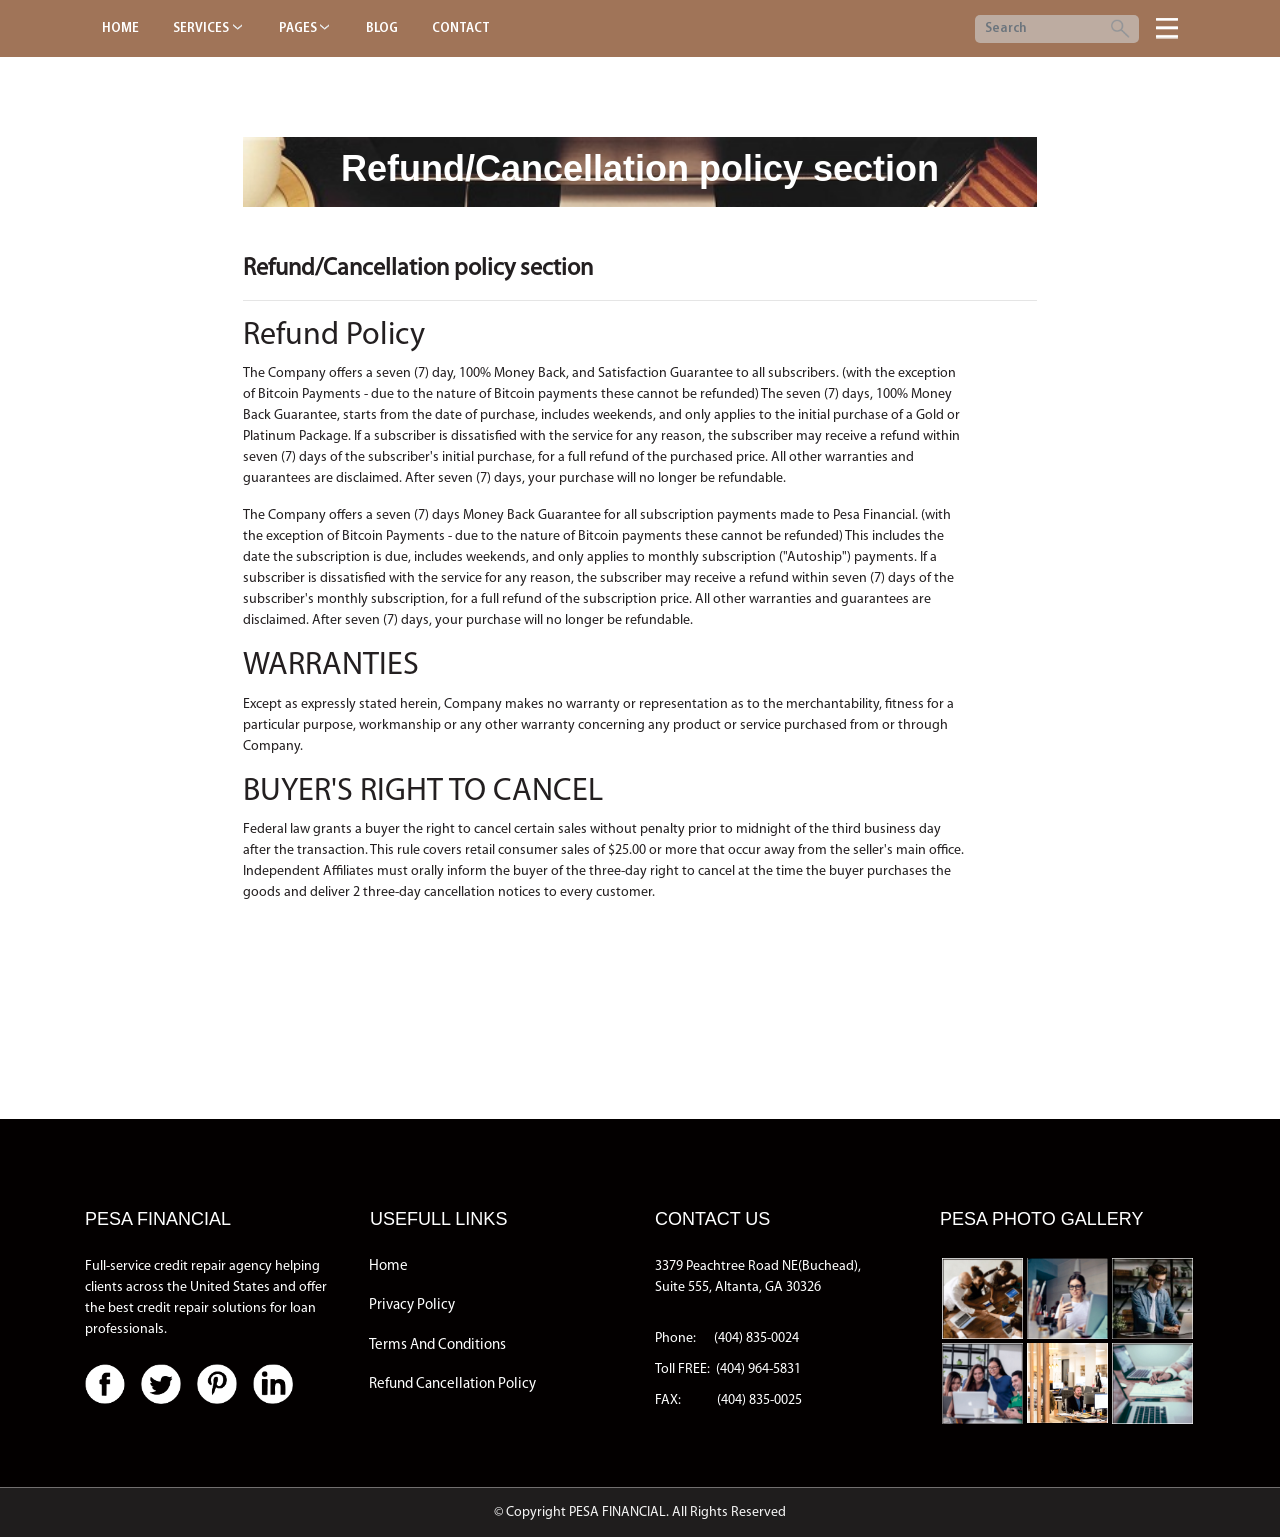
<file: refund-cancellation-policy.html>
<!doctype html>
<html lang="en">
  <head>
    <meta http-equiv="Content-Type" content="text/html; charset=utf-8">
    <meta name="viewport" content="width=device-width, initial-scale=1, shrink-to-fit=no">
    <meta name="description" content="">
    <meta name="author" content="">
    <title>Refund/cancellation policy section</title>
    <link href="css/bootstrap.min.css" rel="stylesheet" />
    <link href="css/main.css" rel="stylesheet" />
    <link rel="stylesheet" href="css/myfile.css">
  </head>
  <body>
    <nav class="navbar navbar-expand-sm navbar-dark">
      <div class="container">
        <button class="navbar-toggler" type="button" data-toggle="collapse" data-target="#navbarNav" aria-controls="navbarSupportedContent" aria-expanded="false" aria-label="Toggle navigation">
          <span class="navbar-toggler-icon"></span>
        </button>
      
        <div class="collapse navbar-collapse" id="navbarNav">
          <ul class="navbar-nav ">
            <li class="nav-item"><a class="nav-link" href="index.html">Home</a></li>
            <li class="nav-item dropdown">
              <a class="nav-link dropdown-toggle" data-toggle="dropdown" href="index.html">Services</a>
              <div class="dropdown-menu"><a class="dropdown-item" href="index.html">one</a> <a class="dropdown-item" href="index.html">two</a></div>
            </li>
            <li class="nav-item dropdown">
              <a class="nav-link dropdown-toggle" data-toggle="dropdown" href="index.html">Pages</a>
              <div class="dropdown-menu"><a class="dropdown-item" href="index.html">one</a> <a class="dropdown-item" href="index.html">two</a></div>
            </li>
            <li class="nav-item"><a class="nav-link" href="index.html">Blog</a></li>
            <li class="nav-item"><a class="nav-link" href="index.html">Contact</a></li>
          </ul>
          <form class="form-inline ml-auto"><input aria-label="Search" class="form-control" placeholder="Search" type="text" /> <input class="submit" type="submit" value="" /></form>
          <ul class="navbar-nav">
            <li class="nav-item dropdown">
              <a class="nav-link" data-toggle="dropdown" href="index.html"> <img alt="Menu" src="img/menu-btn.png" /> </a>
              <div class="dropdown-menu"><a class="dropdown-item" href="index.html">one</a> <a class="dropdown-item" href="index.html">two</a></div>
            </li>
          </ul>
        </div>
      </div>
    </nav>
   
  <section class="privacy  offset-md-2 col-md-8">
   <div class="container">
    <header class="section-header">
      <div style="height: 70px; margin-top: 80px; background-size: cover; width: 100%; background-image: url('img/portfolio_background5.jpg');background-repeat: no-repeat;">
        <h3 style="font-family:  'Kanit', sans-serif; padding-top: 10px; color: white;" class="section-title ">Refund/Cancellation policy section</h3>
      </div>
      
    </header>


    <div class="col-lg-12 mt-5"></div>
      <h4 class="textStyle"><b>Refund/Cancellation policy section</b></h4>
      <hr>
    <!-- Started from here -->
     <div class="row">
      <div class="col-md-11">
       
        <div class="fund_policy">
          <div class="h2">Refund Policy</div>
          <p>The Company offers a seven (7) day, 100% Money Back, and Satisfaction Guarantee to all subscribers. (with the exception of Bitcoin Payments - due to the nature of Bitcoin payments these cannot be refunded) The seven (7) days, 100% Money Back Guarantee, starts from the date of purchase, includes weekends, and only applies to the initial purchase of a Gold or Platinum Package. If a subscriber is dissatisfied with the service for any reason, the subscriber may receive a refund within seven (7) days of the subscriber's initial purchase, for a full refund of the purchased price. All other warranties and guarantees are disclaimed. After seven (7) days, your purchase will no longer be refundable.</p>
          <p>The Company offers a seven (7) days Money Back Guarantee for all subscription payments made to Pesa Financial. (with the exception of Bitcoin Payments - due to the nature of Bitcoin payments these cannot be refunded) This includes the date the subscription is due, includes weekends, and only applies to monthly subscription ("Autoship") payments. If a subscriber is dissatisfied with the service for any reason, the subscriber may receive a refund within seven (7) days of the subscriber's monthly subscription, for a full refund of the subscription price. All other warranties and guarantees are disclaimed. After seven (7) days, your purchase will no longer be refundable.</p>
          <div class="h2">WARRANTIES</div>
          <p>Except as expressly stated herein, Company makes no warranty or representa&shy;tion as to the merchantability, fitness for a particular purpose, workmanship or any other warranty concerning any product or service purchased from or through Company.</p>
          <div class="h2">BUYER'S RIGHT TO CANCEL</div>
          <p>Federal law grants a buyer the right to cancel certain sales without penalty prior to midnight of the third business day after the transaction. This rule covers retail consumer sales of $25.00 or more that occur away from the seller's main office. Independent Affiliates must orally inform the buyer of the three-day right to cancel at the time the buyer purchases the goods and deliver 2 three-day cancellation notices to every customer.</p>
        </div>

    </div>

   </div>
  </section>



    <footer>
      <div class="container">
        <div class="row">
          <div class="col-md-12 col-lg-3 ">
            <h3 class="footer-heading">Pesa Financial</h3>
           <!----<a href="javascript:void(0);" class="text-center"><img alt="" class="mb-3" src="img/footer-logo.png" /></a>--> 
            <p>Full-service credit repair agency helping clients across the United States and offer the best credit repair solutions for loan professionals.</p>
            <div class="socialLinks"><a href="javascript:void(0);"><img alt="" width="40" src="img/fb-icon.png" /></a> <a href="javascript:void(0);"><img alt="" width="40"  src="img/twitter-icon.png" /></a> <a href="javascript:void(0);"><img alt="" width="40"  src="img/pintrest-icon.png" /></a> <a href="javascript:void(0);"><img alt="" width="40"  src="img/linkedin-icon.png" /></a></div>
          </div>
          <div class="col-md-12 col-lg-3">
            <h3 class="footer-heading">Usefull Links</h3>
            <li><a class="p-3 privacy-policy" href="./index.html">Home</a> </li>
            <li><a class="p-3 privacy-policy" href="./privacy-policy.html">Privacy Policy</a> </li>
            <li><a class="p-3 terms-and-conditions" href="./terms-and-conditions.html">Terms And Conditions</a> </li>
            <li><a class="p-3 terms-and-conditions" href="./refund-cancellation-policy.html">Refund Cancellation Policy</a>  </li>
           
          </div>
          <div class="col-md-12 col-lg-3">
            <h3 class="footer-heading">Contact US</h3>
            <p>
              3379 Peachtree Road NE(Buchead),<br>
              Suite 555, Altanta, GA 30326
              <br>
             
              <p class="p p1">Phone:&nbsp;&nbsp;&nbsp;&nbsp;&nbsp; (404) 835-0024 </p>
              <p class="p">Toll FREE:&nbsp; (404) 964-5831 </p>
           <p class="p">FAX:&nbsp;&nbsp;&nbsp;&nbsp;&nbsp;&nbsp;&nbsp;&nbsp;&nbsp;&nbsp;&nbsp; (404) 835-0025 </p>
            </p>
          </div>
          <div class="col-md-12 col-lg-3">
            <h3 class="footer-heading ">PESA Photo Gallery</h3>
            <div class="galleryThumbs"><a href="javascript:void(0);"><img alt=""  src="img/gallery-thumb-1.jpg" /></a> <a href="javascript:void(0);"><img alt="" src="img/gallery-thumb-2.jpg" /></a> <a href="javascript:void(0);"><img alt="" src="img/gallery-thumb-3.jpg" /></a> <a href="javascript:void(0);"><img alt="" src="img/gallery-thumb-4.jpg" /></a> <a href="javascript:void(0);"><img alt="" src="img/gallery-thumb-5.jpg" /></a> <a href="javascript:void(0);"><img alt="" src="img/gallery-thumb-6.jpg" /></a></div>
          </div>
        </div>
      </div>
      
    </footer>
    <div class="footer1">© Copyright PESA FINANCIAL. All Rights Reserved</div>
    <script src="js/jquery-3.3.1.min.js"></script><script src="js/bootstrap.min.js"></script>
  </body>
</html>
</file>
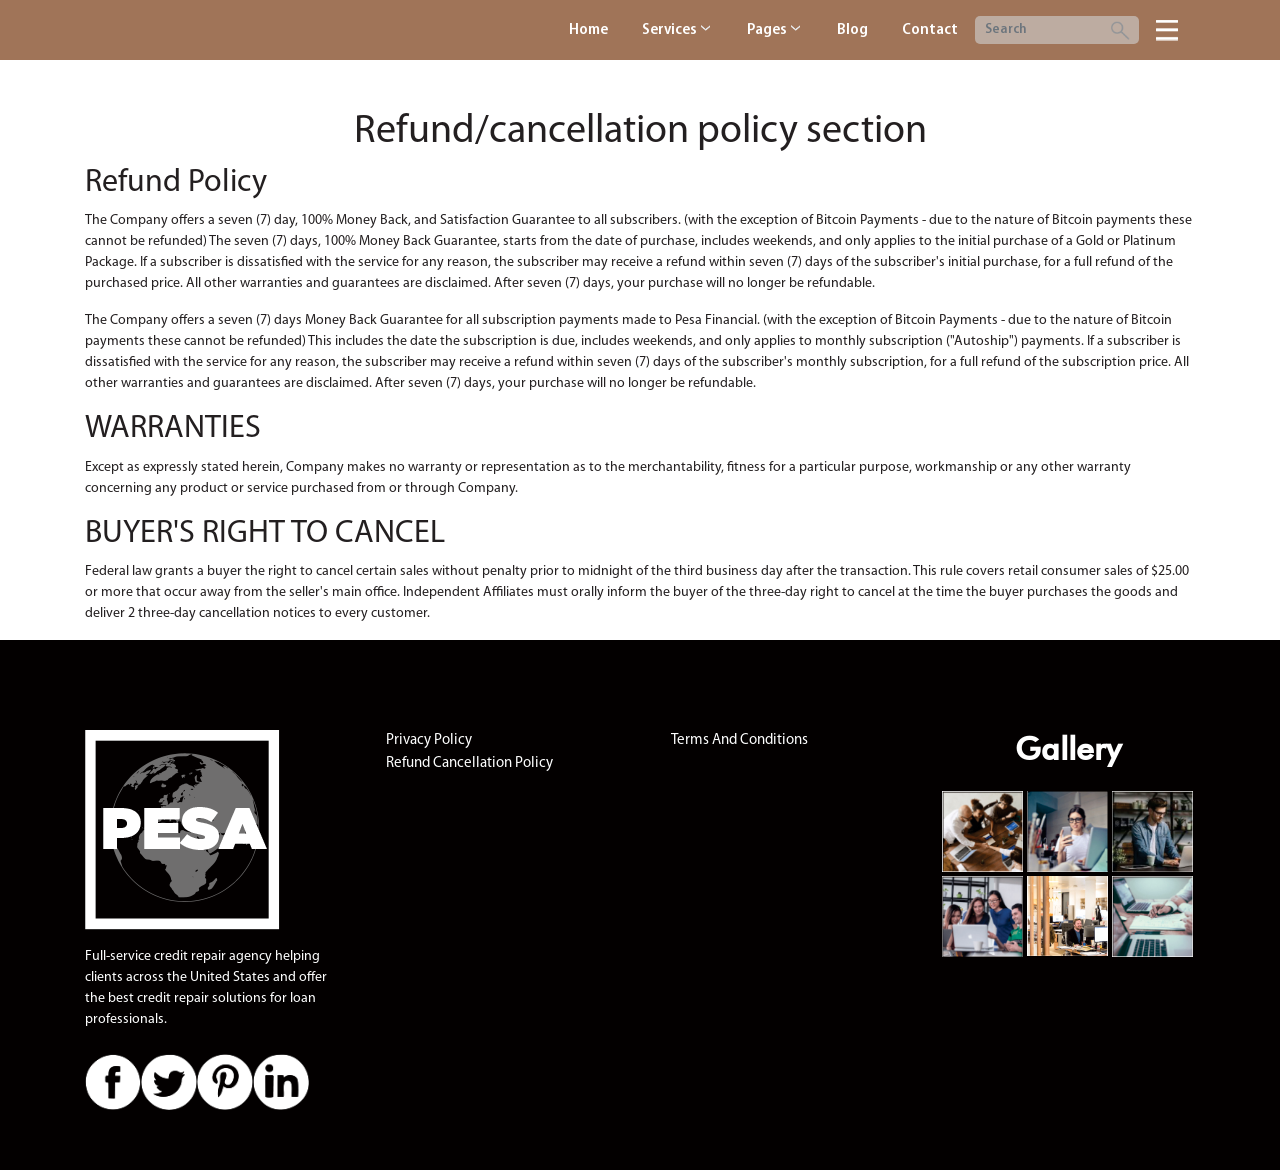
<file: refund-cancellation-policy1.html>
<!doctype html>
<html>
  <head>
    <meta http-equiv="Content-Type" content="text/html; charset=utf-8">
    <meta name="viewport" content="width=device-width, initial-scale=1, shrink-to-fit=no">
    <meta name="description" content="">
    <meta name="author" content="">
    <title>Welcome</title>
    <link href="css/bootstrap.min.css" rel="stylesheet" />
    <link href="css/main.css" rel="stylesheet" />
  </head>
  <body>
    <nav class="navbar navbar-expand-sm navbar-dark">
      <div class="container">
        <button class="navbar-toggler" data-target="#navbarNav" data-toggle="collapse" type="button"></button>
        <div class="collapse navbar-collapse" id="navbarNav">
          <ul class="navbar-nav ml-auto">
            <li class="nav-item"><a class="nav-link" href="index.html">Home</a></li>
            <li class="nav-item dropdown">
              <a class="nav-link dropdown-toggle" data-toggle="dropdown" href="index.html">Services</a>
              <div class="dropdown-menu"><a class="dropdown-item" href="index.html">one</a> <a class="dropdown-item" href="index.html">two</a></div>
            </li>
            <li class="nav-item dropdown">
              <a class="nav-link dropdown-toggle" data-toggle="dropdown" href="index.html">Pages</a>
              <div class="dropdown-menu"><a class="dropdown-item" href="index.html">one</a> <a class="dropdown-item" href="index.html">two</a></div>
            </li>
            <li class="nav-item"><a class="nav-link" href="index.html">Blog</a></li>
            <li class="nav-item"><a class="nav-link" href="index.html">Contact</a></li>
          </ul>
          <form class="form-inline"><input aria-label="Search" class="form-control" placeholder="Search" type="text" /> <input class="submit" type="submit" value="" /></form>
          <ul class="navbar-nav">
            <li class="nav-item dropdown">
              <a class="nav-link" data-toggle="dropdown" href="index.html"> <img alt="Menu" src="img/menu-btn.png" /> </a>
              <div class="dropdown-menu"><a class="dropdown-item" href="index.html">one</a> <a class="dropdown-item" href="index.html">two</a></div>
            </li>
          </ul>
        </div>
      </div>
    </nav>
    <div class="container">
      <div class="mt-2 mt-md-5">
        <h1 class="text-center">Refund/cancellation policy section</h1>
      </div>
      <!-- refund and cancellations policies -->
      <div class="fund_policy">
        <div class="h2">Refund Policy</div>
        <p>The Company offers a seven (7) day, 100% Money Back, and Satisfaction Guarantee to all subscribers. (with the exception of Bitcoin Payments - due to the nature of Bitcoin payments these cannot be refunded) The seven (7) days, 100% Money Back Guarantee, starts from the date of purchase, includes weekends, and only applies to the initial purchase of a Gold or Platinum Package. If a subscriber is dissatisfied with the service for any reason, the subscriber may receive a refund within seven (7) days of the subscriber's initial purchase, for a full refund of the purchased price. All other warranties and guarantees are disclaimed. After seven (7) days, your purchase will no longer be refundable.</p>
        <p>The Company offers a seven (7) days Money Back Guarantee for all subscription payments made to Pesa Financial. (with the exception of Bitcoin Payments - due to the nature of Bitcoin payments these cannot be refunded) This includes the date the subscription is due, includes weekends, and only applies to monthly subscription ("Autoship") payments. If a subscriber is dissatisfied with the service for any reason, the subscriber may receive a refund within seven (7) days of the subscriber's monthly subscription, for a full refund of the subscription price. All other warranties and guarantees are disclaimed. After seven (7) days, your purchase will no longer be refundable.</p>
        <div class="h2">WARRANTIES</div>
        <p>Except as expressly stated herein, Company makes no warranty or representa&shy;tion as to the merchantability, fitness for a particular purpose, workmanship or any other warranty concerning any product or service purchased from or through Company.</p>
        <div class="h2">BUYER'S RIGHT TO CANCEL</div>
        <p>Federal law grants a buyer the right to cancel certain sales without penalty prior to midnight of the third business day after the transaction. This rule covers retail consumer sales of $25.00 or more that occur away from the seller's main office. Independent Affiliates must orally inform the buyer of the three-day right to cancel at the time the buyer purchases the goods and deliver 2 three-day cancellation notices to every customer.</p>
      </div>
    </div>
    <footer>
      <div class="container">
        <div class="row">
          <div class="col-md-12 col-lg-3">
            <a href="javascript:void(0);"><img alt="" class="mb-3" src="img/footer-logo.png" /></a>
            <p>Full-service credit repair agency helping clients across the United States and offer the best credit repair solutions for loan professionals.</p>
            <div class="socialLinks"><a href="javascript:void(0);"><img alt="" src="img/fb-icon.png" /></a> <a href="javascript:void(0);"><img alt="" src="img/twitter-icon.png" /></a> <a href="javascript:void(0);"><img alt="" src="img/pintrest-icon.png" /></a> <a href="javascript:void(0);"><img alt="" src="img/linkedin-icon.png" /></a></div>
          </div>
          <div class="col-md-12 col-lg-3">
            <a class="p-3 privacy-policy" href="./privacy-policy.html">Privacy Policy</a><br>
            <a class="p-3 terms-and-conditions" href="./refund-cancellation-policy.html">Refund Cancellation Policy</a>  
          </div>
          <div class="col-md-12 col-lg-3">
            <a class="p-3 terms-and-conditions" href="./terms-and-conditions.html">Terms And Conditions</a>  
          </div>
          <div class="col-md-12 col-lg-3">
            <h5 class="text-center">Gallery</h5>
            <div class="galleryThumbs"><a href="javascript:void(0);"><img alt="" src="img/gallery-thumb-1.jpg" /></a> <a href="javascript:void(0);"><img alt="" src="img/gallery-thumb-2.jpg" /></a> <a href="javascript:void(0);"><img alt="" src="img/gallery-thumb-3.jpg" /></a> <a href="javascript:void(0);"><img alt="" src="img/gallery-thumb-4.jpg" /></a> <a href="javascript:void(0);"><img alt="" src="img/gallery-thumb-5.jpg" /></a> <a href="javascript:void(0);"><img alt="" src="img/gallery-thumb-6.jpg" /></a></div>
          </div>
        </div>
      </div>
    </footer>
    <script src="js/jquery-3.3.1.min.js"></script><script src="js/bootstrap.min.js"></script>
  </body>
</html>
</file>
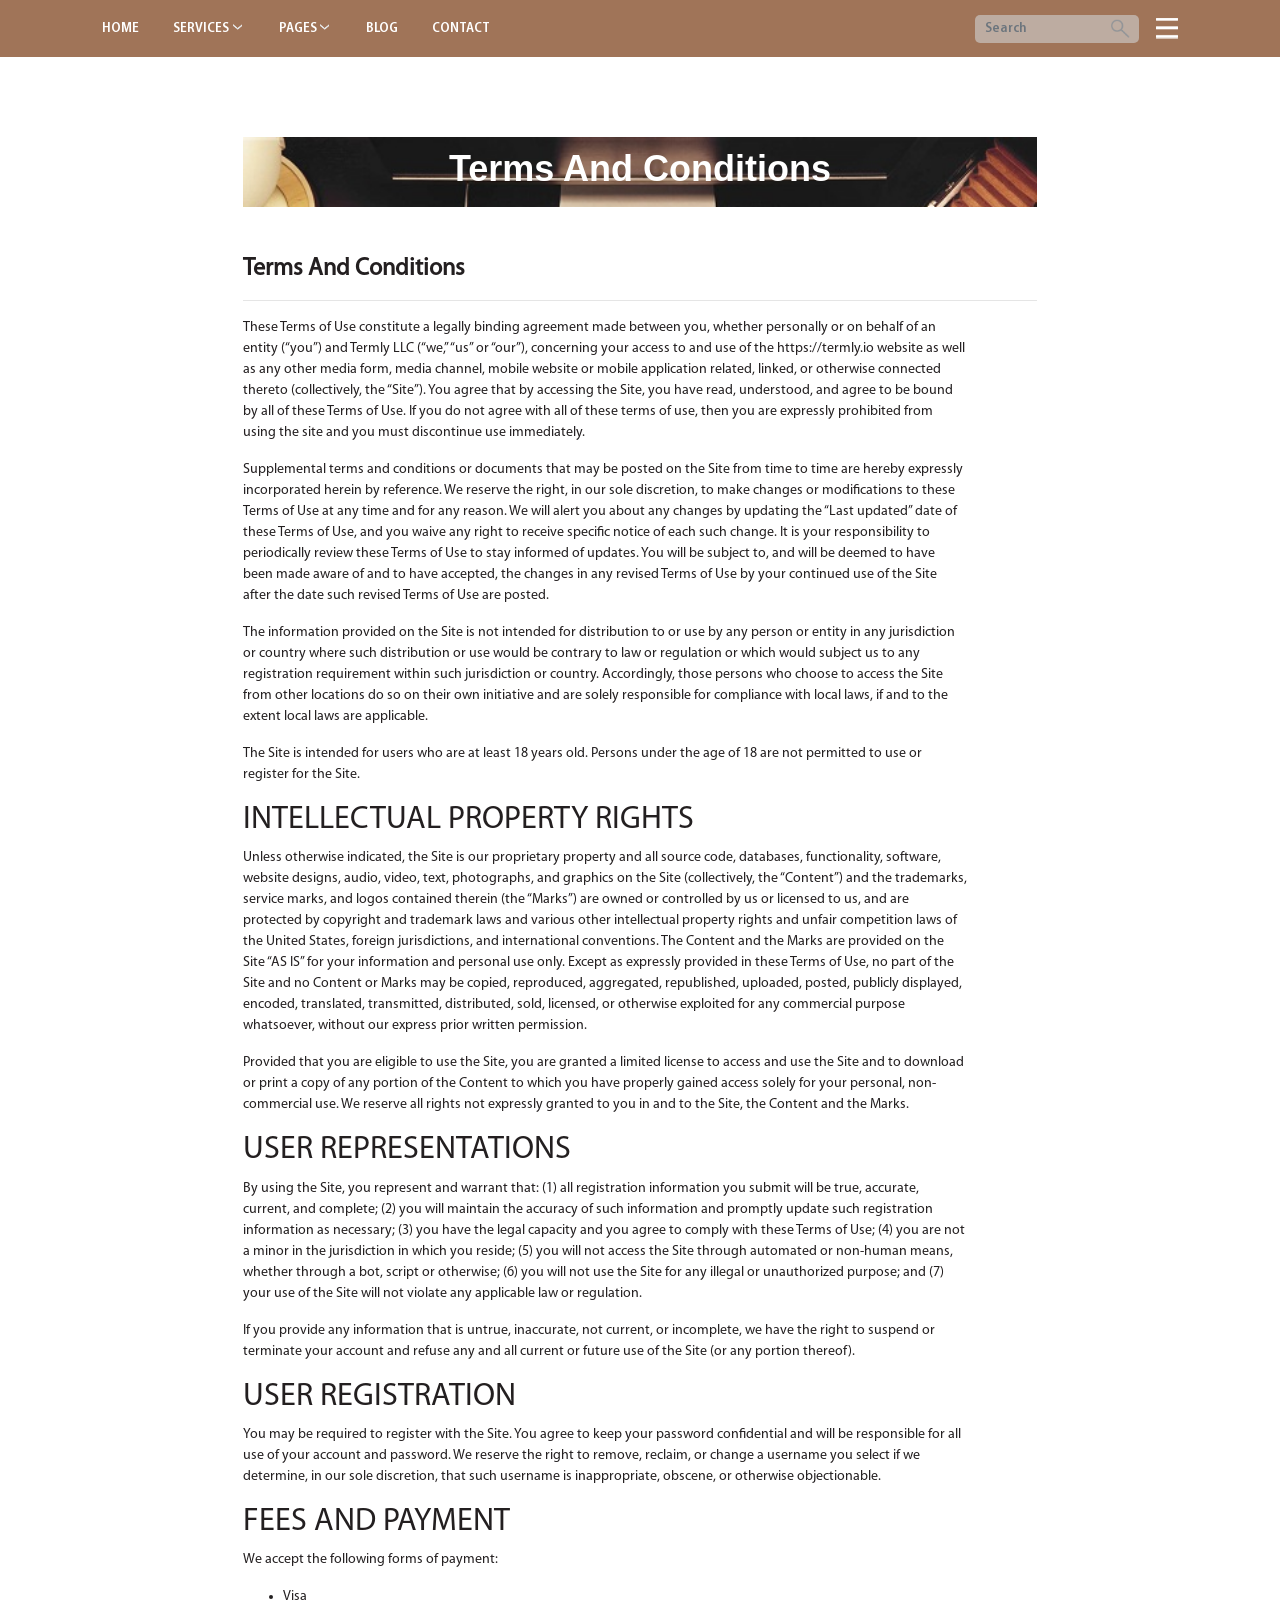
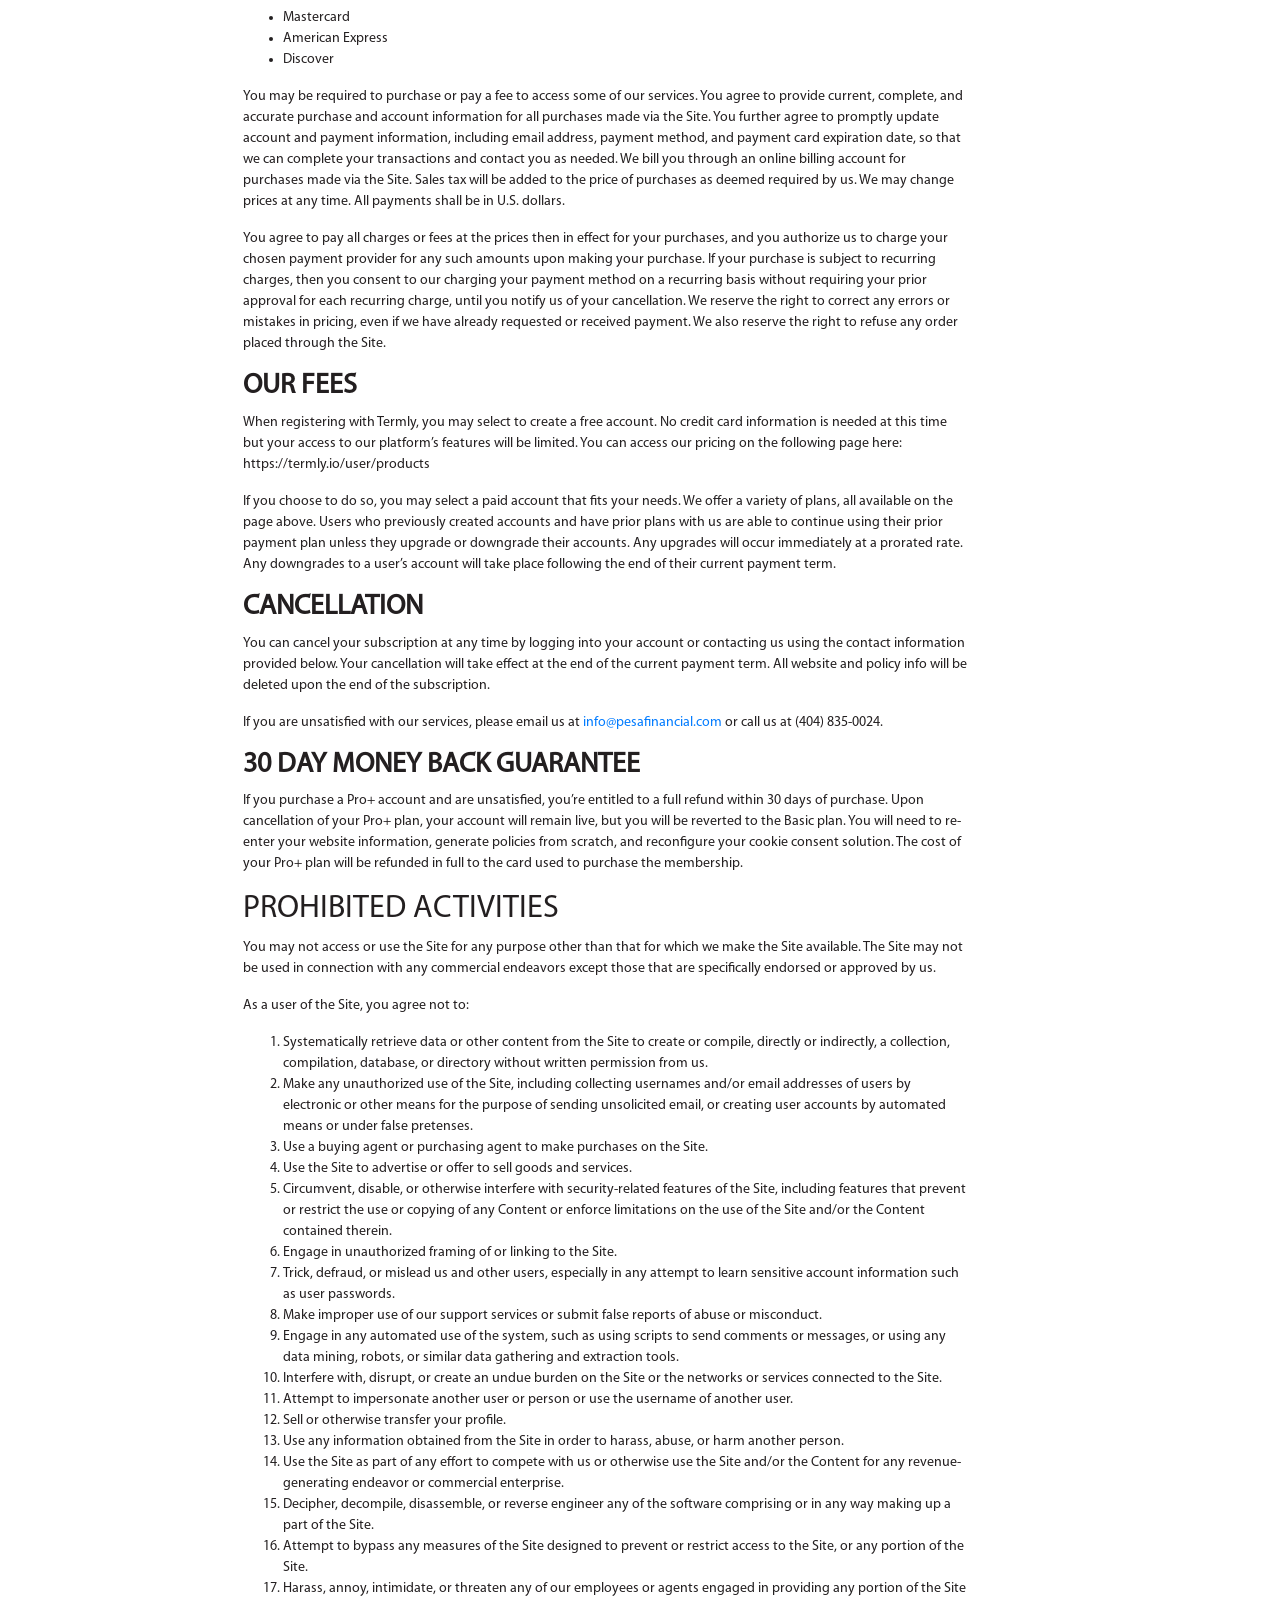
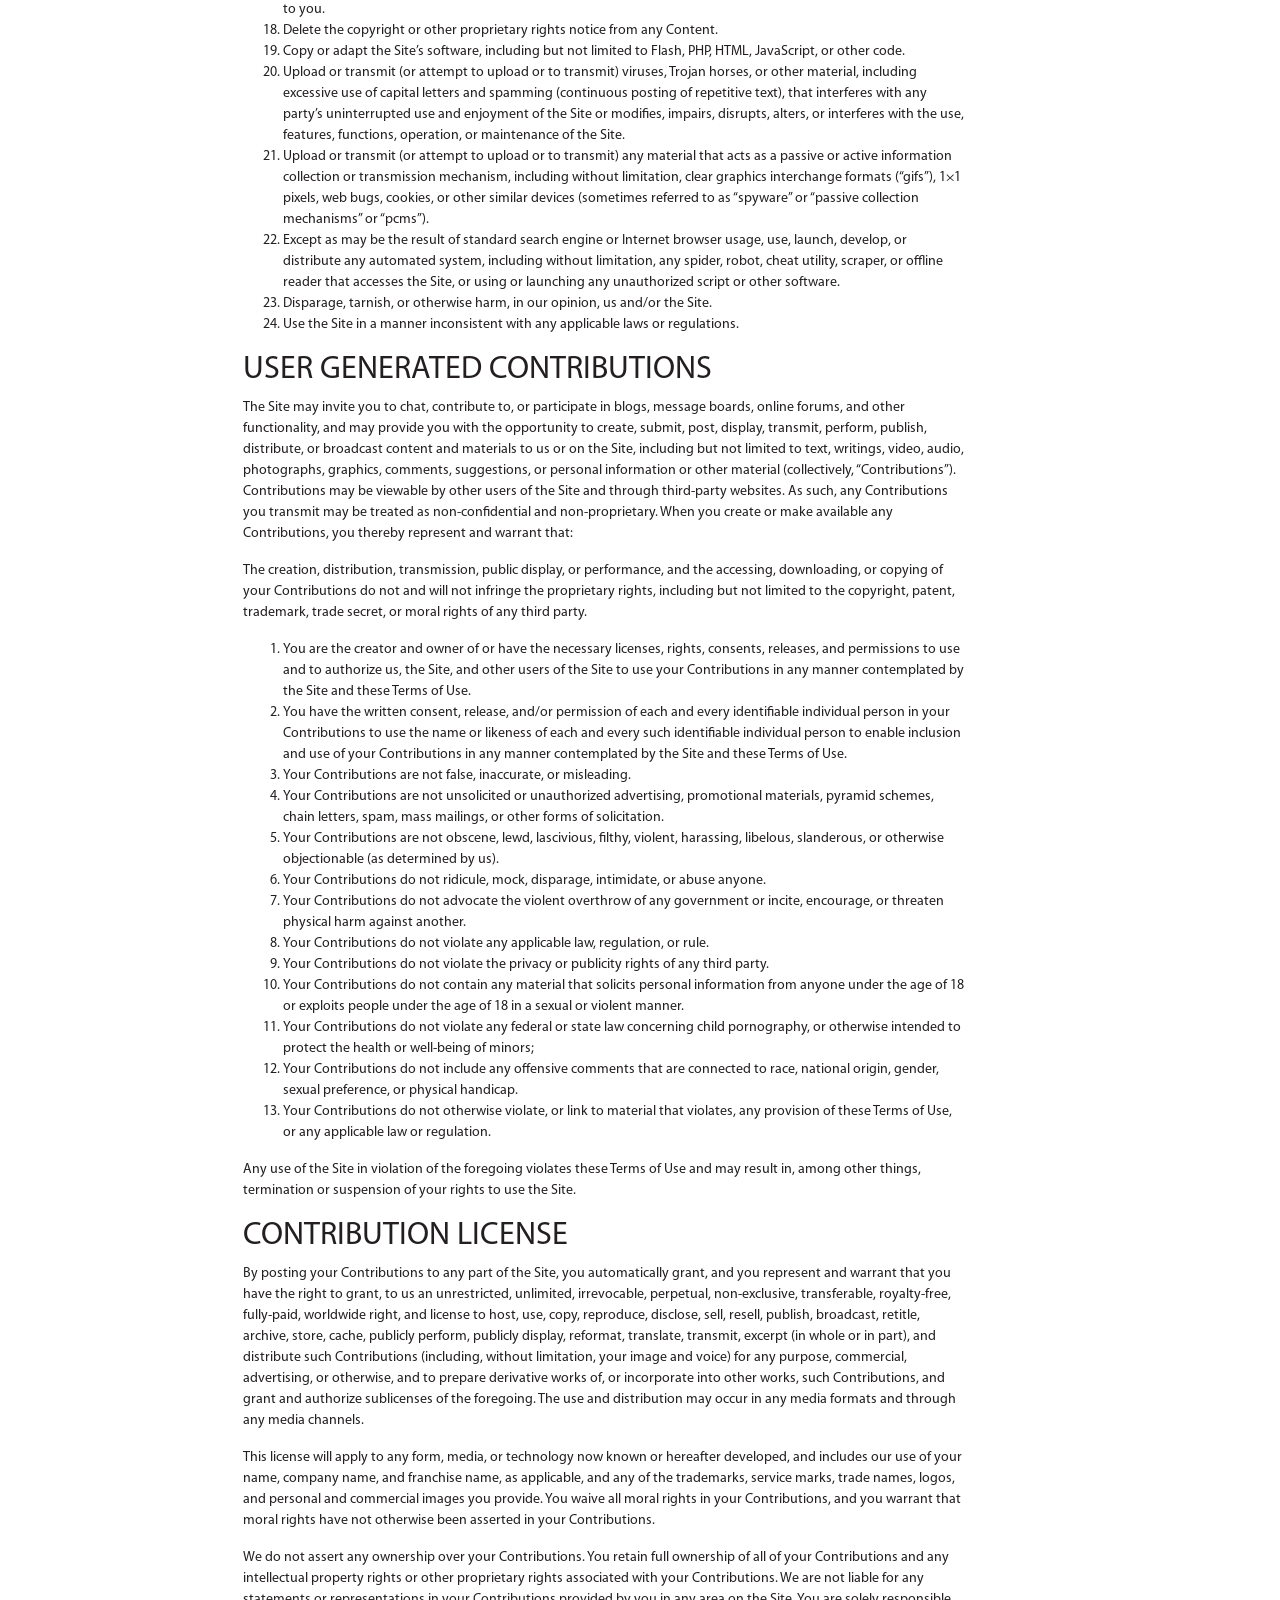
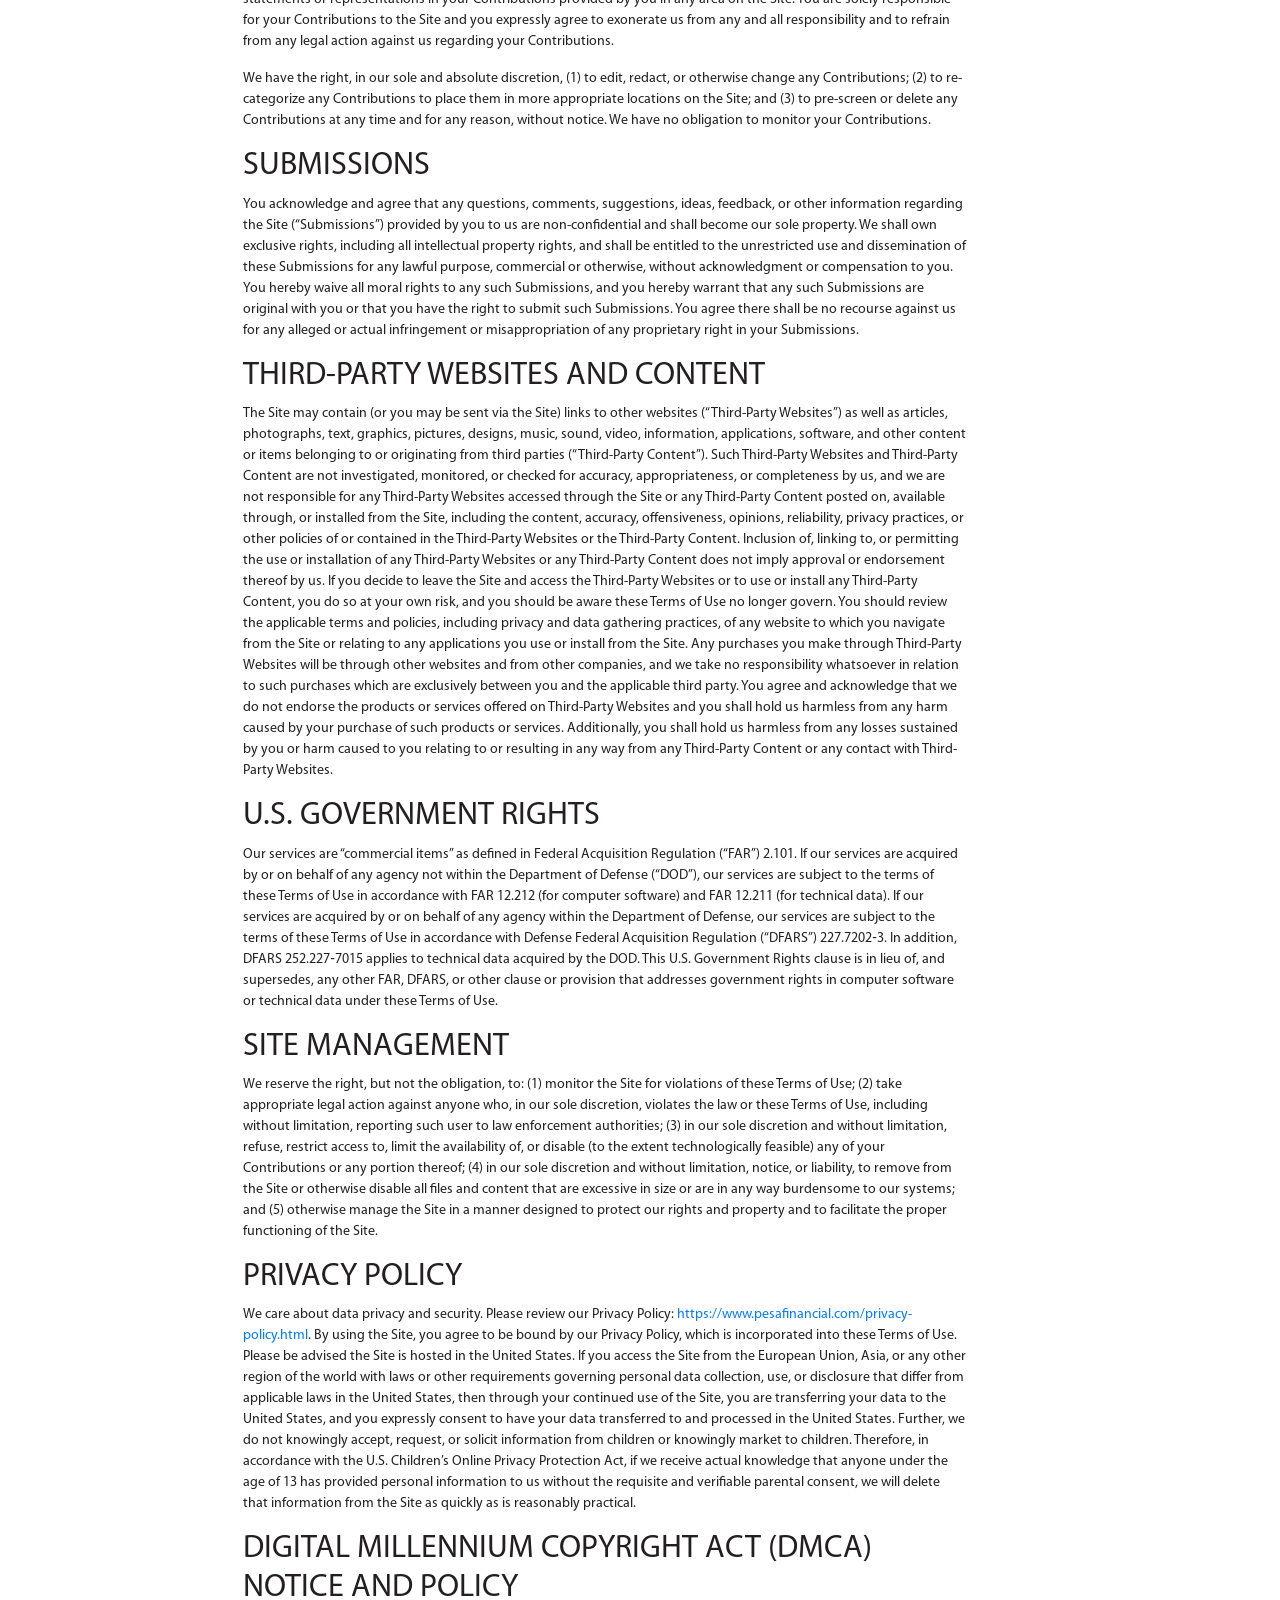
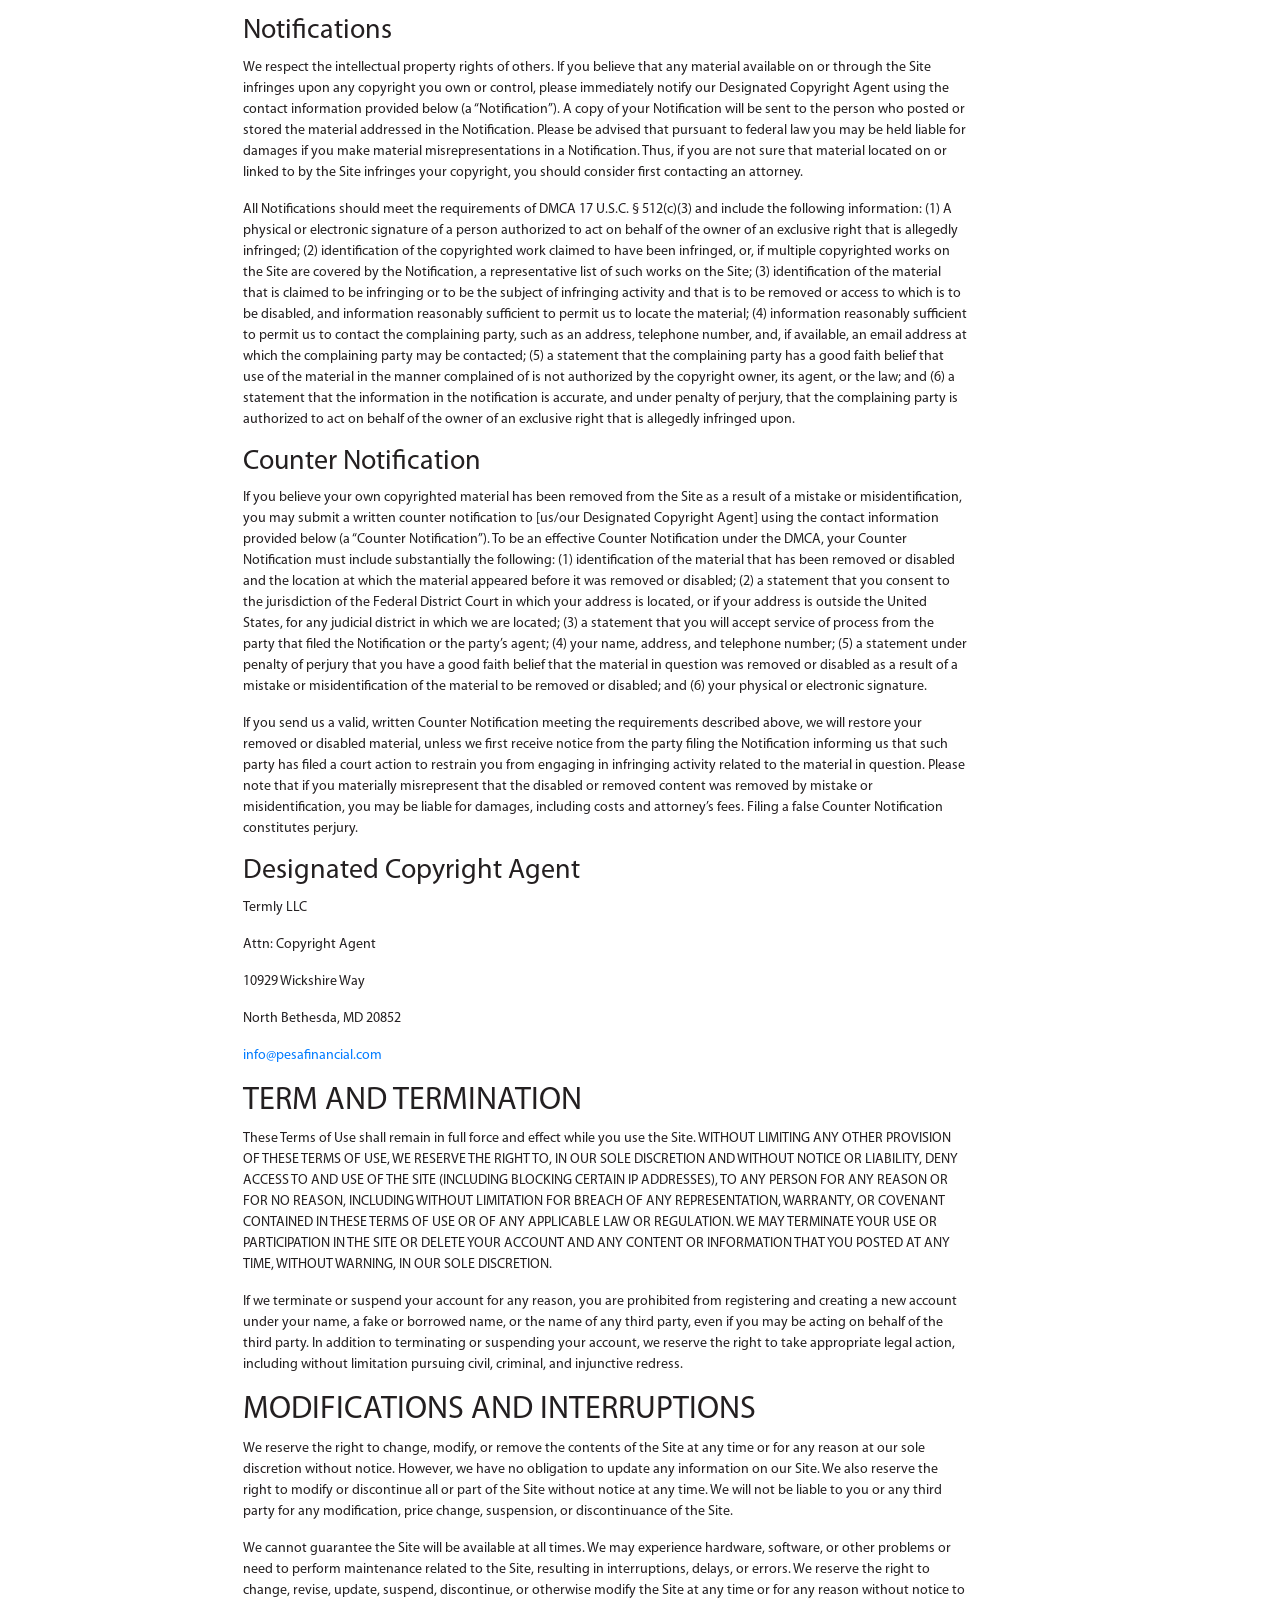
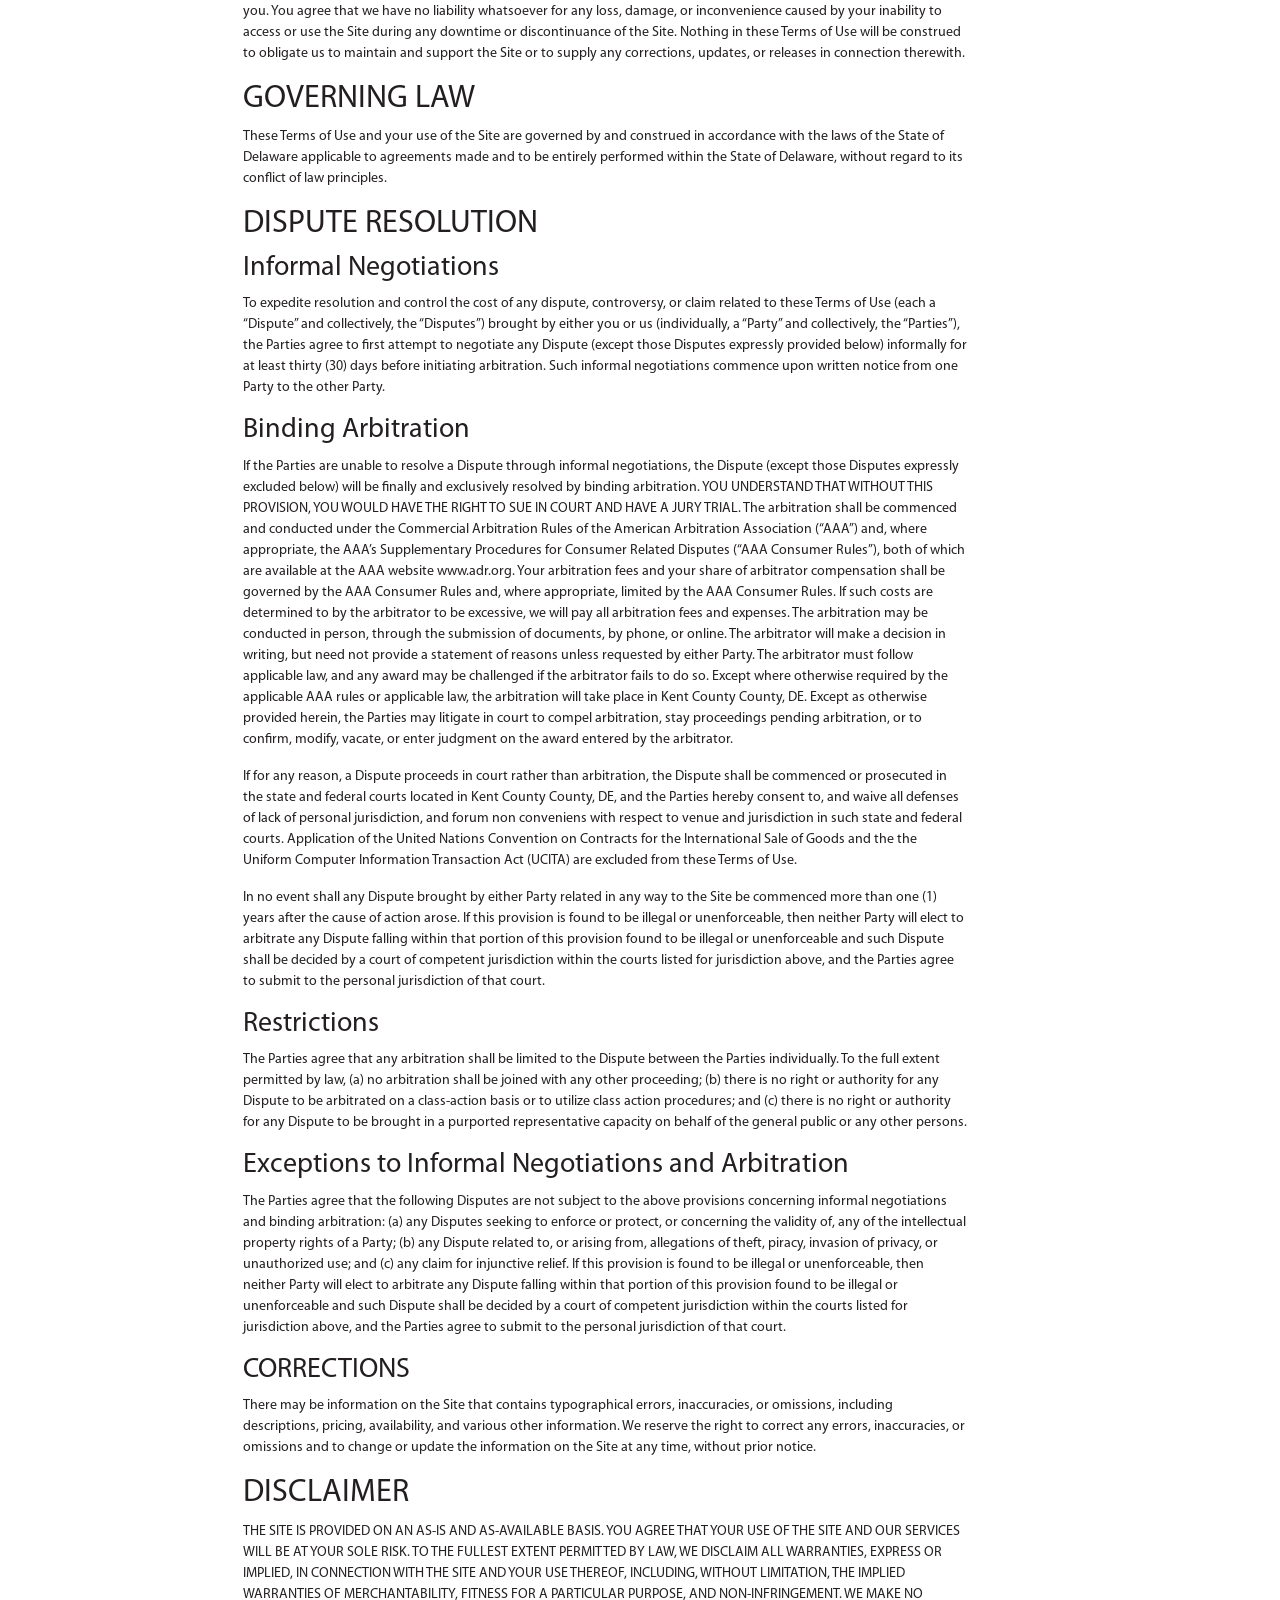
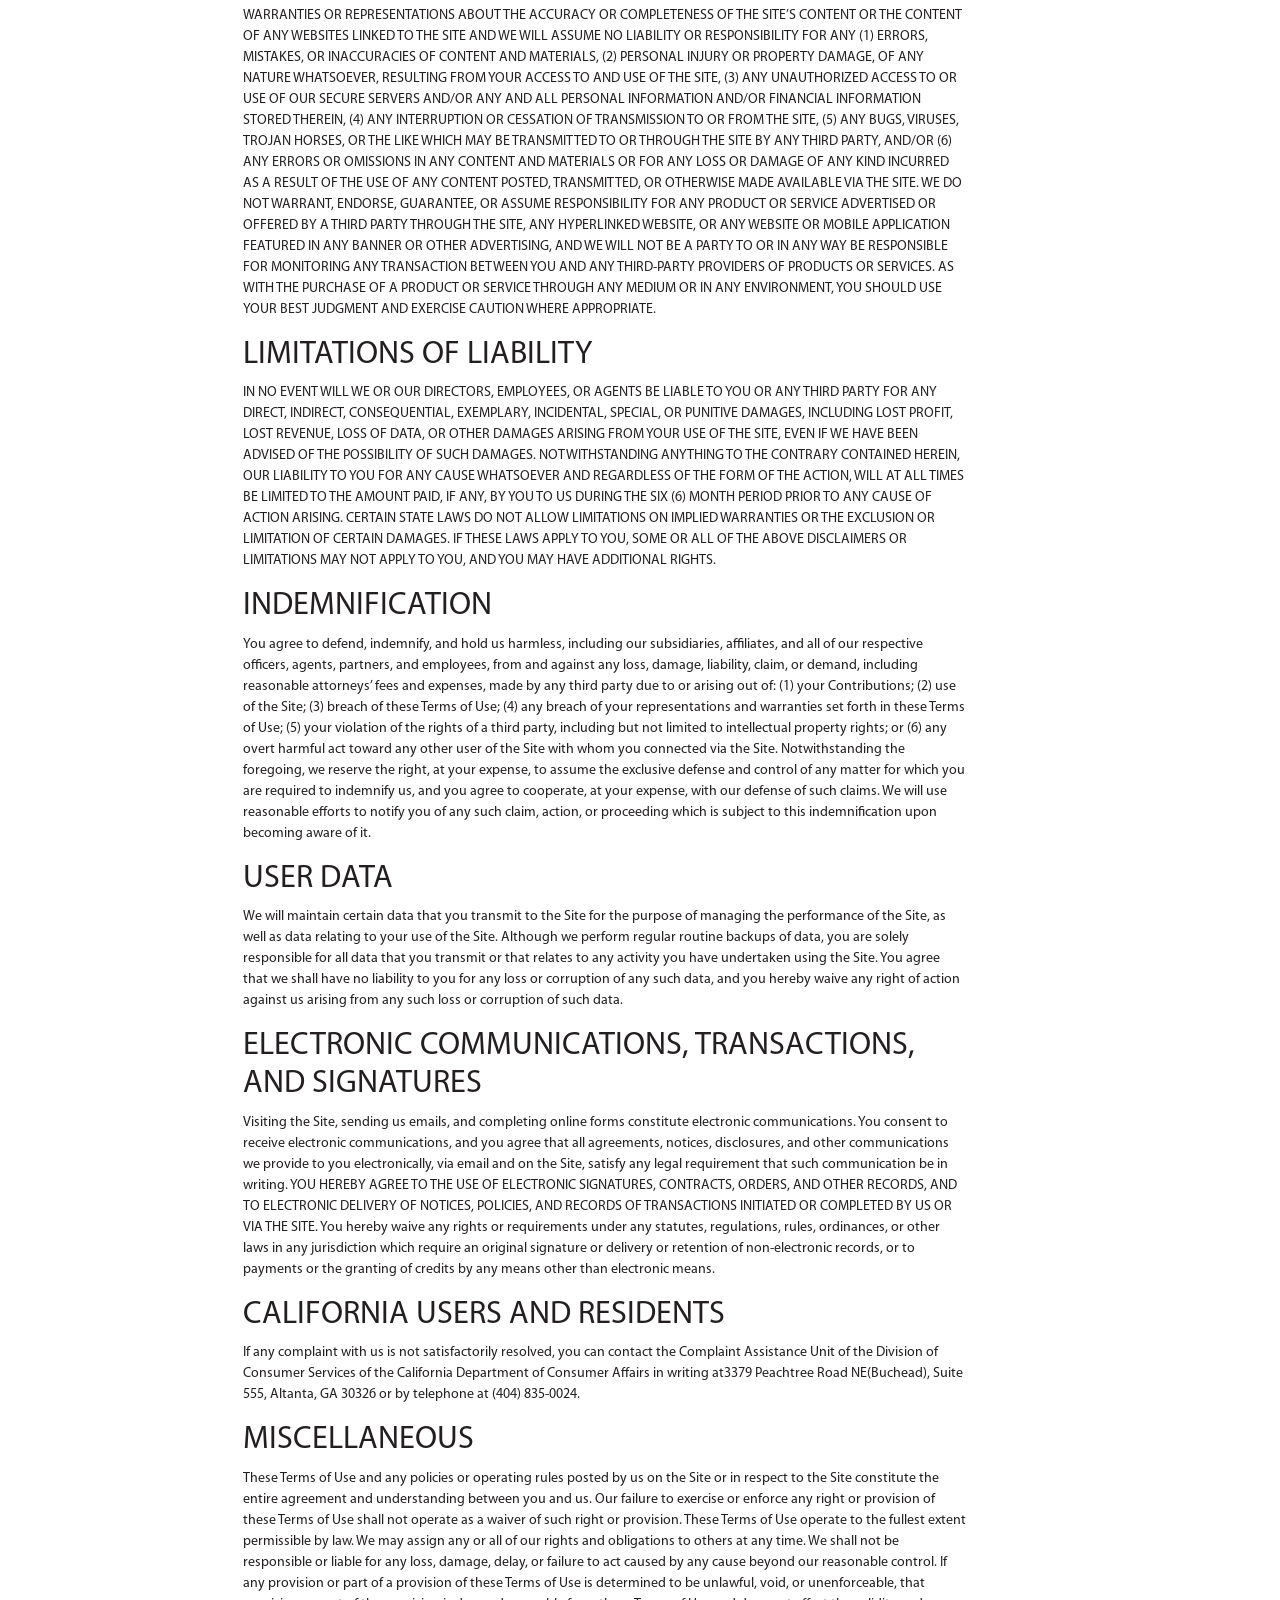
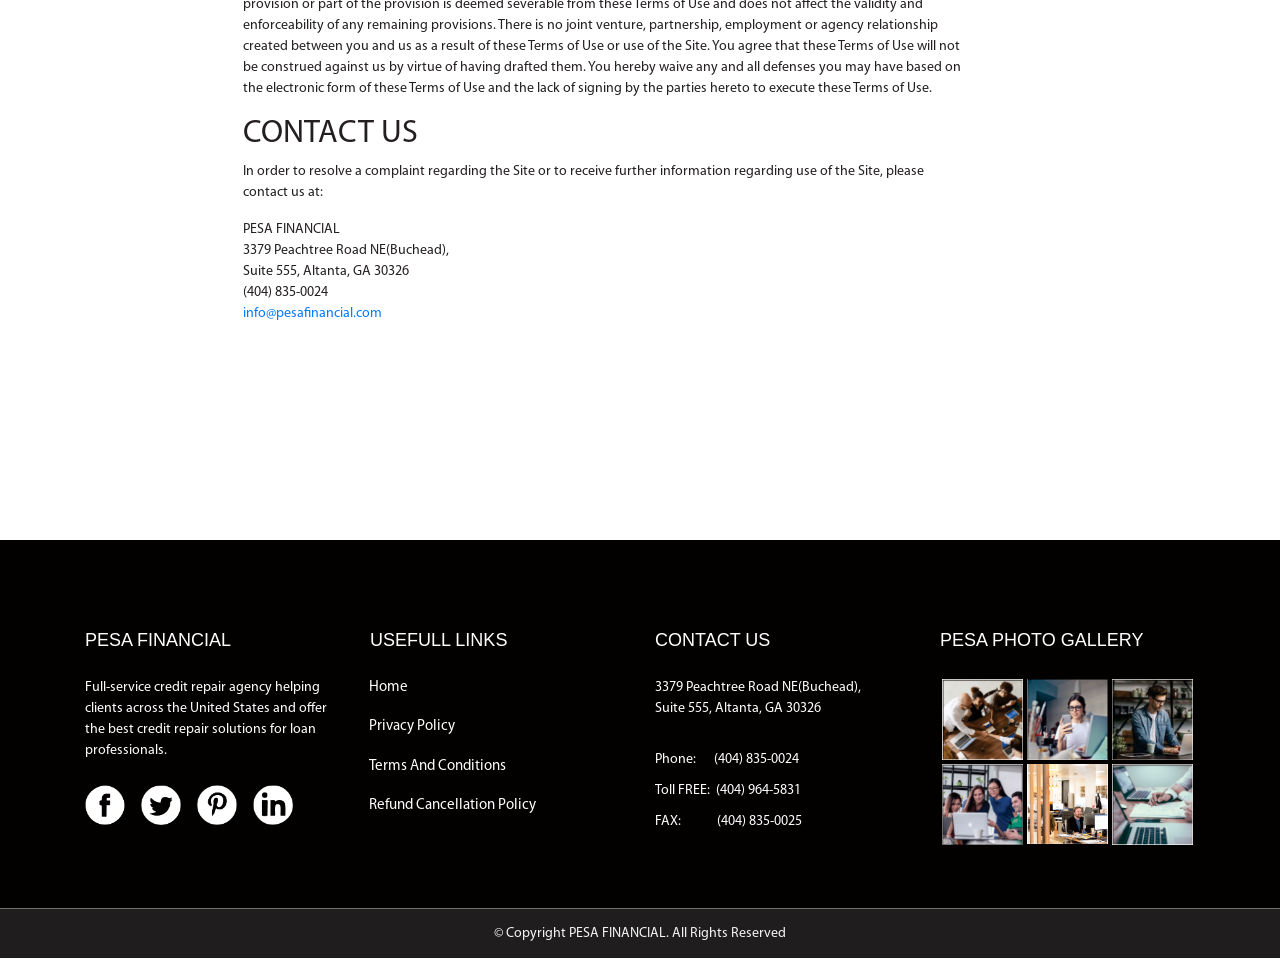
<file: terms-and-conditions.html>
<!doctype html>
<html lang="en">
  <head>
    <meta http-equiv="Content-Type" content="text/html; charset=utf-8">
    <meta name="viewport" content="width=device-width, initial-scale=1, shrink-to-fit=no">
    <meta name="description" content="">
    <meta name="author" content="">
    <title>Terms And Conditions</title>
    <link href="css/bootstrap.min.css" rel="stylesheet" />
    <link href="css/main.css" rel="stylesheet" />
    <link rel="stylesheet" href="css/myfile.css">
  </head>
  <body>
    <nav class="navbar navbar-expand-sm navbar-dark">
      <div class="container">
        <button class="navbar-toggler" type="button" data-toggle="collapse" data-target="#navbarNav" aria-controls="navbarSupportedContent" aria-expanded="false" aria-label="Toggle navigation">
          <span class="navbar-toggler-icon"></span>
        </button>
      
        <div class="collapse navbar-collapse" id="navbarNav">
          <ul class="navbar-nav ">
            <li class="nav-item"><a class="nav-link" href="index.html">Home</a></li>
            <li class="nav-item dropdown">
              <a class="nav-link dropdown-toggle" data-toggle="dropdown" href="index.html">Services</a>
              <div class="dropdown-menu"><a class="dropdown-item" href="index.html">one</a> <a class="dropdown-item" href="index.html">two</a></div>
            </li>
            <li class="nav-item dropdown">
              <a class="nav-link dropdown-toggle" data-toggle="dropdown" href="index.html">Pages</a>
              <div class="dropdown-menu"><a class="dropdown-item" href="index.html">one</a> <a class="dropdown-item" href="index.html">two</a></div>
            </li>
            <li class="nav-item"><a class="nav-link" href="index.html">Blog</a></li>
            <li class="nav-item"><a class="nav-link" href="index.html">Contact</a></li>
          </ul>
          <form class="form-inline ml-auto"><input aria-label="Search" class="form-control" placeholder="Search" type="text" /> <input class="submit" type="submit" value="" /></form>
          <ul class="navbar-nav">
            <li class="nav-item dropdown">
              <a class="nav-link" data-toggle="dropdown" href="index.html"> <img alt="Menu" src="img/menu-btn.png" /> </a>
              <div class="dropdown-menu"><a class="dropdown-item" href="index.html">one</a> <a class="dropdown-item" href="index.html">two</a></div>
            </li>
          </ul>
        </div>
      </div>
    </nav>
   
  <section class="privacy  offset-md-2 col-md-8">
   <div class="container">
    <header class="section-header">
      <div style="height: 70px; margin-top: 80px; background-size: cover; width: 100%; background-image: url('img/portfolio_background5.jpg');background-repeat: no-repeat;">
        <h3 style="font-family:  'Kanit', sans-serif; padding-top: 10px; color: white;" class="section-title ">Terms And Conditions</h3>
      </div>
      
    </header>


    <div class="col-lg-12 mt-5"></div>
      <h4 class="textStyle"><b>Terms And Conditions</b></h4>
      <hr>
    <!-- Started from here -->
     <div class="row">
      <div class="col-md-11">
       
        <p>These Terms of Use constitute a legally binding agreement made between you, whether personally or on behalf of an entity (“you”) and Termly LLC (“we,” “us” or “our”), concerning your access to and use of the https://termly.io website as well as any other media form, media channel, mobile website or mobile application related, linked, or otherwise connected thereto (collectively, the “Site”). You agree that by accessing the Site, you have read, understood, and agree to be bound by all of these Terms of Use. If you do not agree with all of these terms of use, then you are expressly prohibited from using the site and you must discontinue use immediately.</p>
        <p>Supplemental terms and conditions or documents that may be posted on the Site from time to time are hereby expressly incorporated herein by reference. We reserve the right, in our sole discretion, to make changes or modifications to these Terms of Use at any time and for any reason. We will alert you about any changes by updating the “Last updated” date of these Terms of Use, and you waive any right to receive specific notice of each such change. It is your responsibility to periodically review these Terms of Use to stay informed of updates. You will be subject to, and will be deemed to have been made aware of and to have accepted, the changes in any revised Terms of Use by your continued use of the Site after the date such revised Terms of Use are posted.</p>
        <p>The information provided on the Site is not intended for distribution to or use by any person or entity in any jurisdiction or country where such distribution or use would be contrary to law or regulation or which would subject us to any registration requirement within such jurisdiction or country. Accordingly, those persons who choose to access the Site from other locations do so on their own initiative and are solely responsible for compliance with local laws, if and to the extent local laws are applicable.</p>
        <p>The Site is intended for users who are at least 18 years old. Persons under the age of 18 are not permitted to use or register for the Site.</p>
        <h2>INTELLECTUAL PROPERTY RIGHTS</h2>
        <p>Unless otherwise indicated, the Site is our proprietary property and all source code, databases, functionality, software, website designs, audio, video, text, photographs, and graphics on the Site (collectively, the “Content”) and the trademarks, service marks, and logos contained therein (the “Marks”) are owned or controlled by us or licensed to us, and are protected by copyright and trademark laws and various other intellectual property rights and unfair competition laws of the United States, foreign jurisdictions, and international conventions. The Content and the Marks are provided on the Site “AS IS” for your information and personal use only. Except as expressly provided in these Terms of Use, no part of the Site and no Content or Marks may be copied, reproduced, aggregated, republished, uploaded, posted, publicly displayed, encoded, translated, transmitted, distributed, sold, licensed, or otherwise exploited for any commercial purpose whatsoever, without our express prior written permission.</p>
        <p>Provided that you are eligible to use the Site, you are granted a limited license to access and use the Site and to download or print a copy of any portion of the Content to which you have properly gained access solely for your personal, non-commercial use. We reserve all rights not expressly granted to you in and to the Site, the Content and the Marks.</p>
        <h2>USER REPRESENTATIONS</h2>
        <p>By using the Site, you represent and warrant that: (1) all registration information you submit will be true, accurate, current, and complete; (2) you will maintain the accuracy of such information and promptly update such registration information as necessary; (3) you have the legal capacity and you agree to comply with these Terms of Use; (4) you are not a minor in the jurisdiction in which you reside; (5) you will not access the Site through automated or non-human means, whether through a bot, script or otherwise; (6) you will not use the Site for any illegal or unauthorized purpose; and (7) your use of the Site will not violate any applicable law or regulation.</p>
        <p>If you provide any information that is untrue, inaccurate, not current, or incomplete, we have the right to suspend or terminate your account and refuse any and all current or future use of the Site (or any portion thereof).</p>
        <h2>USER REGISTRATION</h2>
        <p>You may be required to register with the Site. You agree to keep your password confidential and will be responsible for all use of your account and password. We reserve the right to remove, reclaim, or change a username you select if we determine, in our sole discretion, that such username is inappropriate, obscene, or otherwise objectionable.</p>
        <h2>FEES AND PAYMENT</h2>
        <p><span style="font-weight: 400;">We accept the following forms of payment:</span></p>
        <ul>
        <li style="font-weight: 400;"><span style="font-weight: 400;">Visa</span></li>
        <li style="font-weight: 400;"><span style="font-weight: 400;">Mastercard</span></li>
        <li style="font-weight: 400;"><span style="font-weight: 400;">American Express</span></li>
        <li style="font-weight: 400;"><span style="font-weight: 400;">Discover</span></li>
        </ul>
        <p><span style="font-weight: 400;">You may be required to purchase or pay a fee to access some of our services. You agree to provide current, complete, and accurate purchase and account information for all purchases made via the Site. You further agree to promptly update account and payment information, including email address, payment method, and payment card expiration date, so that we can complete your transactions and contact you as needed.  We bill you through an online billing account for purchases made via the Site. Sales tax will be added to the price of purchases as deemed required by us. We may change prices at any time. All payments shall be in U.S. dollars.</span></p>
        <p><span style="font-weight: 400;">You agree to pay all charges or fees at the prices then in effect for your purchases, and you authorize us to charge your chosen payment provider for any such amounts upon making your purchase. If your purchase is subject to recurring charges, then you consent to our charging your payment method on a recurring basis without requiring your prior approval for each recurring charge, until you notify us of your cancellation. We reserve the right to correct any errors or mistakes in pricing, even if we have already requested or received payment. We also reserve the right to refuse any order placed through the Site.</span></p>
        <h3><b>OUR FEES</b></h3>
        <p>When registering with Termly, you may select to create a free account. No credit card information is needed at this time but your access to our platform’s features will be limited. You can access our pricing on the following page here: https://termly.io/user/products</p>
        <p>If you choose to do so, you may select a paid account that fits your needs. We offer a variety of plans, all available on the page above. Users who previously created accounts and have prior plans with us are able to continue using their prior payment plan unless they upgrade or downgrade their accounts. Any upgrades will occur immediately at a prorated rate. Any downgrades to a user’s account will take place following the end of their current payment term.</p>
        <h3><b>CANCELLATION</b></h3>
        <p>You can cancel your subscription at any time by logging into your account or contacting us using the contact information provided below. Your cancellation will take effect at the end of the current payment term. All website and policy info will be deleted upon the end of the subscription.</p>
        <p>If you are unsatisfied with our services, please email us at <a href="mailto:info@pesafinancial.com" class="__cf_email__" data-cfemail="6a03040c052a1e0f18070613440305">info@pesafinancial.com</a> or call us at   (404) 835-0024.</p>
        <h3><strong>30 DAY MONEY BACK GUARANTEE</strong></h3>
        <p>If you purchase a Pro+ account and are unsatisfied, you’re entitled to a full refund within 30 days of purchase. Upon cancellation of your Pro+ plan, your account will remain live, but you will be reverted to the Basic plan. You will need to re-enter your website information, generate policies from scratch, and reconfigure your cookie consent solution. The cost of your Pro+ plan will be refunded in full to the card used to purchase the membership.</p>
        <h2>PROHIBITED ACTIVITIES</h2>
        <p>You may not access or use the Site for any purpose other than that for which we make the Site available. The Site may not be used in connection with any commercial endeavors except those that are specifically endorsed or approved by us.</p>
        <p>As a user of the Site, you agree not to:</p>
        <ol>
        <li>Systematically retrieve data or other content from the Site to create or compile, directly or indirectly, a collection, compilation, database, or directory without written permission from us.</li>
        <li>Make any unauthorized use of the Site, including collecting usernames and/or email addresses of users by electronic or other means for the purpose of sending unsolicited email, or creating user accounts by automated means or under false pretenses.</li>
        <li>Use a buying agent or purchasing agent to make purchases on the Site.</li>
        <li>Use the Site to advertise or offer to sell goods and services.</li>
        <li>Circumvent, disable, or otherwise interfere with security-related features of the Site, including features that prevent or restrict the use or copying of any Content or enforce limitations on the use of the Site and/or the Content contained therein.</li>
        <li>Engage in unauthorized framing of or linking to the Site.</li>
        <li>Trick, defraud, or mislead us and other users, especially in any attempt to learn sensitive account information such as user passwords.</li>
        <li>Make improper use of our support services or submit false reports of abuse or misconduct.</li>
        <li>Engage in any automated use of the system, such as using scripts to send comments or messages, or using any data mining, robots, or similar data gathering and extraction tools.</li>
        <li>Interfere with, disrupt, or create an undue burden on the Site or the networks or services connected to the Site.</li>
        <li>Attempt to impersonate another user or person or use the username of another user.</li>
        <li>Sell or otherwise transfer your profile.</li>
        <li>Use any information obtained from the Site in order to harass, abuse, or harm another person.</li>
        <li>Use the Site as part of any effort to compete with us or otherwise use the Site and/or the Content for any revenue-generating endeavor or commercial enterprise.</li>
        <li>Decipher, decompile, disassemble, or reverse engineer any of the software comprising or in any way making up a part of the Site.</li>
        <li>Attempt to bypass any measures of the Site designed to prevent or restrict access to the Site, or any portion of the Site.</li>
        <li>Harass, annoy, intimidate, or threaten any of our employees or agents engaged in providing any portion of the Site to you.</li>
        <li>Delete the copyright or other proprietary rights notice from any Content.</li>
        <li>Copy or adapt the Site’s software, including but not limited to Flash, PHP, HTML, JavaScript, or other code.</li>
        <li>Upload or transmit (or attempt to upload or to transmit) viruses, Trojan horses, or other material, including excessive use of capital letters and spamming (continuous posting of repetitive text), that interferes with any party’s uninterrupted use and enjoyment of the Site or modifies, impairs, disrupts, alters, or interferes with the use, features, functions, operation, or maintenance of the Site.</li>
        <li>Upload or transmit (or attempt to upload or to transmit) any material that acts as a passive or active information collection or transmission mechanism, including without limitation, clear graphics interchange formats (“gifs”), 1×1 pixels, web bugs, cookies, or other similar devices (sometimes referred to as “spyware” or “passive collection mechanisms” or “pcms”).</li>
        <li>Except as may be the result of standard search engine or Internet browser usage, use, launch, develop, or distribute any automated system, including without limitation, any spider, robot, cheat utility, scraper, or offline reader that accesses the Site, or using or launching any unauthorized script or other software.</li>
        <li>Disparage, tarnish, or otherwise harm, in our opinion, us and/or the Site.</li>
        <li>Use the Site in a manner inconsistent with any applicable laws or regulations.</li>
        </ol>
        <h2>USER GENERATED CONTRIBUTIONS</h2>
        <p>The Site may invite you to chat, contribute to, or participate in blogs, message boards, online forums, and other functionality, and may provide you with the opportunity to create, submit, post, display, transmit, perform, publish, distribute, or broadcast content and materials to us or on the Site, including but not limited to text, writings, video, audio, photographs, graphics, comments, suggestions, or personal information or other material (collectively, &#8220;Contributions&#8221;). Contributions may be viewable by other users of the Site and through third-party websites. As such, any Contributions you transmit may be treated as non-confidential and non-proprietary. When you create or make available any Contributions, you thereby represent and warrant that:</p>
        <p>The creation, distribution, transmission, public display, or performance, and the accessing, downloading, or copying of your Contributions do not and will not infringe the proprietary rights, including but not limited to the copyright, patent, trademark, trade secret, or moral rights of any third party.</p>
        <ol>
        <li>You are the creator and owner of or have the necessary licenses, rights, consents, releases, and permissions to use and to authorize us, the Site, and other users of the Site to use your Contributions in any manner contemplated by the Site and these Terms of Use.</li>
        <li>You have the written consent, release, and/or permission of each and every identifiable individual person in your Contributions to use the name or likeness of each and every such identifiable individual person to enable inclusion and use of your Contributions in any manner contemplated by the Site and these Terms of Use.</li>
        <li>Your Contributions are not false, inaccurate, or misleading.</li>
        <li>Your Contributions are not unsolicited or unauthorized advertising, promotional materials, pyramid schemes, chain letters, spam, mass mailings, or other forms of solicitation.</li>
        <li>Your Contributions are not obscene, lewd, lascivious, filthy, violent, harassing, libelous, slanderous, or otherwise objectionable (as determined by us).</li>
        <li>Your Contributions do not ridicule, mock, disparage, intimidate, or abuse anyone.</li>
        <li>Your Contributions do not advocate the violent overthrow of any government or incite, encourage, or threaten physical harm against another.</li>
        <li>Your Contributions do not violate any applicable law, regulation, or rule.</li>
        <li>Your Contributions do not violate the privacy or publicity rights of any third party.</li>
        <li>Your Contributions do not contain any material that solicits personal information from anyone under the age of 18 or exploits people under the age of 18 in a sexual or violent manner.</li>
        <li>Your Contributions do not violate any federal or state law concerning child pornography, or otherwise intended to protect the health or well-being of minors;</li>
        <li>Your Contributions do not include any offensive comments that are connected to race, national origin, gender, sexual preference, or physical handicap.</li>
        <li>Your Contributions do not otherwise violate, or link to material that violates, any provision of these Terms of Use, or any applicable law or regulation.</li>
        </ol>
        <p>Any use of the Site in violation of the foregoing violates these Terms of Use and may result in, among other things, termination or suspension of your rights to use the Site.</p>
        <h2>CONTRIBUTION LICENSE</h2>
        <p>By posting your Contributions to any part of the Site, you automatically grant, and you represent and warrant that you have the right to grant, to us an unrestricted, unlimited, irrevocable, perpetual, non-exclusive, transferable, royalty-free, fully-paid, worldwide right, and license to host, use, copy, reproduce, disclose, sell, resell, publish, broadcast, retitle, archive, store, cache, publicly perform, publicly display, reformat, translate, transmit, excerpt (in whole or in part), and distribute such Contributions (including, without limitation, your image and voice) for any purpose, commercial, advertising, or otherwise, and to prepare derivative works of, or incorporate into other works, such Contributions, and grant and authorize sublicenses of the foregoing. The use and distribution may occur in any media formats and through any media channels.</p>
        <p>This license will apply to any form, media, or technology now known or hereafter developed, and includes our use of your name, company name, and franchise name, as applicable, and any of the trademarks, service marks, trade names, logos, and personal and commercial images you provide. You waive all moral rights in your Contributions, and you warrant that moral rights have not otherwise been asserted in your Contributions.</p>
        <p>We do not assert any ownership over your Contributions. You retain full ownership of all of your Contributions and any intellectual property rights or other proprietary rights associated with your Contributions. We are not liable for any statements or representations in your Contributions provided by you in any area on the Site. You are solely responsible for your Contributions to the Site and you expressly agree to exonerate us from any and all responsibility and to refrain from any legal action against us regarding your Contributions.</p>
        <p>We have the right, in our sole and absolute discretion, (1) to edit, redact, or otherwise change any Contributions; (2) to re-categorize any Contributions to place them in more appropriate locations on the Site; and (3) to pre-screen or delete any Contributions at any time and for any reason, without notice. We have no obligation to monitor your Contributions.</p>
        <h2>SUBMISSIONS</h2>
        <p>You acknowledge and agree that any questions, comments, suggestions, ideas, feedback, or other information regarding the Site (&#8220;Submissions&#8221;) provided by you to us are non-confidential and shall become our sole property. We shall own exclusive rights, including all intellectual property rights, and shall be entitled to the unrestricted use and dissemination of these Submissions for any lawful purpose, commercial or otherwise, without acknowledgment or compensation to you. You hereby waive all moral rights to any such Submissions, and you hereby warrant that any such Submissions are original with you or that you have the right to submit such Submissions. You agree there shall be no recourse against us for any alleged or actual infringement or misappropriation of any proprietary right in your Submissions.</p>
        <h2>THIRD-PARTY WEBSITES AND CONTENT</h2>
        <p>The Site may contain (or you may be sent via the Site) links to other websites (&#8220;Third-Party Websites&#8221;) as well as articles, photographs, text, graphics, pictures, designs, music, sound, video, information, applications, software, and other content or items belonging to or originating from third parties (&#8220;Third-Party Content&#8221;). Such Third-Party Websites and Third-Party Content are not investigated, monitored, or checked for accuracy, appropriateness, or completeness by us, and we are not responsible for any Third-Party Websites accessed through the Site or any Third-Party Content posted on, available through, or installed from the Site, including the content, accuracy, offensiveness, opinions, reliability, privacy practices, or other policies of or contained in the Third-Party Websites or the Third-Party Content. Inclusion of, linking to, or permitting the use or installation of any Third-Party Websites or any Third-Party Content does not imply approval or endorsement thereof by us. If you decide to leave the Site and access the Third-Party Websites or to use or install any Third-Party Content, you do so at your own risk, and you should be aware these Terms of Use no longer govern. You should review the applicable terms and policies, including privacy and data gathering practices, of any website to which you navigate from the Site or relating to any applications you use or install from the Site. Any purchases you make through Third-Party Websites will be through other websites and from other companies, and we take no responsibility whatsoever in relation to such purchases which are exclusively between you and the applicable third party. You agree and acknowledge that we do not endorse the products or services offered on Third-Party Websites and you shall hold us harmless from any harm caused by your purchase of such products or services. Additionally, you shall hold us harmless from any losses sustained by you or harm caused to you relating to or resulting in any way from any Third-Party Content or any contact with Third-Party Websites.</p>
        <h2>U.S. GOVERNMENT RIGHTS</h2>
        <p>Our services are “commercial items” as defined in Federal Acquisition Regulation (“FAR”) 2.101. If our services are acquired by or on behalf of any agency not within the Department of Defense (“DOD”), our services are subject to the terms of these Terms of Use in accordance with FAR 12.212 (for computer software) and FAR 12.211 (for technical data). If our services are acquired by or on behalf of any agency within the Department of Defense, our services are subject to the terms of these Terms of Use in accordance with Defense Federal Acquisition Regulation (“DFARS”) 227.7202‑3. In addition, DFARS 252.227‑7015 applies to technical data acquired by the DOD. This U.S. Government Rights clause is in lieu of, and supersedes, any other FAR, DFARS, or other clause or provision that addresses government rights in computer software or technical data under these Terms of Use.</p>
        <h2>SITE MANAGEMENT</h2>
        <p>We reserve the right, but not the obligation, to: (1) monitor the Site for violations of these Terms of Use; (2) take appropriate legal action against anyone who, in our sole discretion, violates the law or these Terms of Use, including without limitation, reporting such user to law enforcement authorities; (3) in our sole discretion and without limitation, refuse, restrict access to, limit the availability of, or disable (to the extent technologically feasible) any of your Contributions or any portion thereof; (4) in our sole discretion and without limitation, notice, or liability, to remove from the Site or otherwise disable all files and content that are excessive in size or are in any way burdensome to our systems; and (5) otherwise manage the Site in a manner designed to protect our rights and property and to facilitate the proper functioning of the Site.</p>
        <h2>PRIVACY POLICY</h2>
        <p>We care about data privacy and security. Please review our Privacy Policy: <a href="https://www.pesafinancial.com/privacy-policy.html">https://www.pesafinancial.com/privacy-policy.html</a>. By using the Site, you agree to be bound by our Privacy Policy, which is incorporated into these Terms of Use. Please be advised the Site is hosted in the United States. If you access the Site from the European Union, Asia, or any other region of the world with laws or other requirements governing personal data collection, use, or disclosure that differ from applicable laws in the United States, then through your continued use of the Site, you are transferring your data to the United States, and you expressly consent to have your data transferred to and processed in the United States. Further, we do not knowingly accept, request, or solicit information from children or knowingly market to children. Therefore, in accordance with the U.S. Children’s Online Privacy Protection Act, if we receive actual knowledge that anyone under the age of 13 has provided personal information to us without the requisite and verifiable parental consent, we will delete that information from the Site as quickly as is reasonably practical.</p>
        <h2>DIGITAL MILLENNIUM COPYRIGHT ACT (DMCA) NOTICE AND POLICY</h2>
        <h3>Notifications</h3>
        <p>We respect the intellectual property rights of others. If you believe that any material available on or through the Site infringes upon any copyright you own or control, please immediately notify our Designated Copyright Agent using the contact information provided below (a “Notification”). A copy of your Notification will be sent to the person who posted or stored the material addressed in the Notification. Please be advised that pursuant to federal law you may be held liable for damages if you make material misrepresentations in a Notification. Thus, if you are not sure that material located on or linked to by the Site infringes your copyright, you should consider first contacting an attorney.</p>
        <p>All Notifications should meet the requirements of DMCA 17 U.S.C. § 512(c)(3) and include the following information: (1) A physical or electronic signature of a person authorized to act on behalf of the owner of an exclusive right that is allegedly infringed; (2) identification of the copyrighted work claimed to have been infringed, or, if multiple copyrighted works on the Site are covered by the Notification, a representative list of such works on the Site; (3) identification of the material that is claimed to be infringing or to be the subject of infringing activity and that is to be removed or access to which is to be disabled, and information reasonably sufficient to permit us to locate the material; (4) information reasonably sufficient to permit us to contact the complaining party, such as an address, telephone number, and, if available, an email address at which the complaining party may be contacted; (5) a statement that the complaining party has a good faith belief that use of the material in the manner complained of is not authorized by the copyright owner, its agent, or the law; and (6) a statement that the information in the notification is accurate, and under penalty of perjury, that the complaining party is authorized to act on behalf of the owner of an exclusive right that is allegedly infringed upon.</p>
        <h3>Counter Notification</h3>
        <p>If you believe your own copyrighted material has been removed from the Site as a result of a mistake or misidentification, you may submit a written counter notification to [us/our Designated Copyright Agent] using the contact information provided below (a “Counter Notification”). To be an effective Counter Notification under the DMCA, your Counter Notification must include substantially the following: (1) identification of the material that has been removed or disabled and the location at which the material appeared before it was removed or disabled; (2) a statement that you consent to the jurisdiction of the Federal District Court in which your address is located, or if your address is outside the United States, for any judicial district in which we are located; (3) a statement that you will accept service of process from the party that filed the Notification or the party&#8217;s agent; (4) your name, address, and telephone number; (5) a statement under penalty of perjury that you have a good faith belief that the material in question was removed or disabled as a result of a mistake or misidentification of the material to be removed or disabled; and (6) your physical or electronic signature.</p>
        <p>If you send us a valid, written Counter Notification meeting the requirements described above, we will restore your removed or disabled material, unless we first receive notice from the party filing the Notification informing us that such party has filed a court action to restrain you from engaging in infringing activity related to the material in question. Please note that if you materially misrepresent that the disabled or removed content was removed by mistake or misidentification, you may be liable for damages, including costs and attorney&#8217;s fees. Filing a false Counter Notification constitutes perjury.</p>
        <h3>Designated Copyright Agent</h3>
        <p>Termly LLC</p>
        <p>Attn: Copyright Agent</p>
        <p>10929 Wickshire Way</p>
        <p>North Bethesda, MD 20852</p>
        <p><a href="mailto:info@pesafinancial.com" class="__cf_email__" data-cfemail="6d01080a0c012d19081f000114430402">info@pesafinancial.com</a></p>
        <h2>TERM AND TERMINATION</h2>
        <p>These Terms of Use shall remain in full force and effect while you use the Site. WITHOUT LIMITING ANY OTHER PROVISION OF THESE TERMS OF USE, WE RESERVE THE RIGHT TO, IN OUR SOLE DISCRETION AND WITHOUT NOTICE OR LIABILITY, DENY ACCESS TO AND USE OF THE SITE (INCLUDING BLOCKING CERTAIN IP ADDRESSES), TO ANY PERSON FOR ANY REASON OR FOR NO REASON, INCLUDING WITHOUT LIMITATION FOR BREACH OF ANY REPRESENTATION, WARRANTY, OR COVENANT CONTAINED IN THESE TERMS OF USE OR OF ANY APPLICABLE LAW OR REGULATION. WE MAY TERMINATE YOUR USE OR PARTICIPATION IN THE SITE OR DELETE YOUR ACCOUNT AND ANY CONTENT OR INFORMATION THAT YOU POSTED AT ANY TIME, WITHOUT WARNING, IN OUR SOLE DISCRETION.</p>
        <p>If we terminate or suspend your account for any reason, you are prohibited from registering and creating a new account under your name, a fake or borrowed name, or the name of any third party, even if you may be acting on behalf of the third party. In addition to terminating or suspending your account, we reserve the right to take appropriate legal action, including without limitation pursuing civil, criminal, and injunctive redress.</p>
        <h2>MODIFICATIONS AND INTERRUPTIONS</h2>
        <p>We reserve the right to change, modify, or remove the contents of the Site at any time or for any reason at our sole discretion without notice. However, we have no obligation to update any information on our Site. We also reserve the right to modify or discontinue all or part of the Site without notice at any time. We will not be liable to you or any third party for any modification, price change, suspension, or discontinuance of the Site.</p>
        <p>We cannot guarantee the Site will be available at all times. We may experience hardware, software, or other problems or need to perform maintenance related to the Site, resulting in interruptions, delays, or errors. We reserve the right to change, revise, update, suspend, discontinue, or otherwise modify the Site at any time or for any reason without notice to you. You agree that we have no liability whatsoever for any loss, damage, or inconvenience caused by your inability to access or use the Site during any downtime or discontinuance of the Site. Nothing in these Terms of Use will be construed to obligate us to maintain and support the Site or to supply any corrections, updates, or releases in connection therewith.</p>
        <h2>GOVERNING LAW</h2>
        <p>These Terms of Use and your use of the Site are governed by and construed in accordance with the laws of the State of Delaware applicable to agreements made and to be entirely performed within the State of Delaware, without regard to its conflict of law principles.</p>
        <h2>DISPUTE RESOLUTION</h2>
        <h3>Informal Negotiations</h3>
        <p>To expedite resolution and control the cost of any dispute, controversy, or claim related to these Terms of Use (each a &#8220;Dispute&#8221; and collectively, the “Disputes”) brought by either you or us (individually, a “Party” and collectively, the “Parties”), the Parties agree to first attempt to negotiate any Dispute (except those Disputes expressly provided below) informally for at least thirty (30) days before initiating arbitration. Such informal negotiations commence upon written notice from one Party to the other Party.</p>
        <h3>Binding Arbitration</h3>
        <p>If the Parties are unable to resolve a Dispute through informal negotiations, the Dispute (except those Disputes expressly excluded below) will be finally and exclusively resolved by binding arbitration. YOU UNDERSTAND THAT WITHOUT THIS PROVISION, YOU WOULD HAVE THE RIGHT TO SUE IN COURT AND HAVE A JURY TRIAL. The arbitration shall be commenced and conducted under the Commercial Arbitration Rules of the American Arbitration Association (&#8220;AAA&#8221;) and, where appropriate, the AAA’s Supplementary Procedures for Consumer Related Disputes (&#8220;AAA Consumer Rules&#8221;), both of which are available at the AAA website www.adr.org. Your arbitration fees and your share of arbitrator compensation shall be governed by the AAA Consumer Rules and, where appropriate, limited by the AAA Consumer Rules. If such costs are determined to by the arbitrator to be excessive, we will pay all arbitration fees and expenses. The arbitration may be conducted in person, through the submission of documents, by phone, or online. The arbitrator will make a decision in writing, but need not provide a statement of reasons unless requested by either Party. The arbitrator must follow applicable law, and any award may be challenged if the arbitrator fails to do so. Except where otherwise required by the applicable AAA rules or applicable law, the arbitration will take place in Kent County  County, DE. Except as otherwise provided herein, the Parties may litigate in court to compel arbitration, stay proceedings pending arbitration, or to confirm, modify, vacate, or enter judgment on the award entered by the arbitrator.</p>
        <p>If for any reason, a Dispute proceeds in court rather than arbitration, the Dispute shall be commenced or prosecuted in the state and federal courts located in Kent County County, DE, and the Parties hereby consent to, and waive all defenses of lack of personal jurisdiction, and forum non conveniens with respect to venue and jurisdiction in such state and federal courts. Application of the United Nations Convention on Contracts for the International Sale of Goods and the the Uniform Computer Information Transaction Act (UCITA) are excluded from these Terms of Use.</p>
        <p>In no event shall any Dispute brought by either Party related in any way to the Site be commenced more than one (1) years after the cause of action arose. If this provision is found to be illegal or unenforceable, then neither Party will elect to arbitrate any Dispute falling within that portion of this provision found to be illegal or unenforceable and such Dispute shall be decided by a court of competent jurisdiction within the courts listed for jurisdiction above, and the Parties agree to submit to the personal jurisdiction of that court.</p>
        <h3>Restrictions</h3>
        <p>The Parties agree that any arbitration shall be limited to the Dispute between the Parties individually. To the full extent permitted by law, (a) no arbitration shall be joined with any other proceeding; (b) there is no right or authority for any Dispute to be arbitrated on a class-action basis or to utilize class action procedures; and (c) there is no right or authority for any Dispute to be brought in a purported representative capacity on behalf of the general public or any other persons.</p>
        <h3>Exceptions to Informal Negotiations and Arbitration</h3>
        <p>The Parties agree that the following Disputes are not subject to the above provisions concerning informal negotiations and binding arbitration: (a) any Disputes seeking to enforce or protect, or concerning the validity of, any of the intellectual property rights of a Party; (b) any Dispute related to, or arising from, allegations of theft, piracy, invasion of privacy, or unauthorized use; and (c) any claim for injunctive relief. If this provision is found to be illegal or unenforceable, then neither Party will elect to arbitrate any Dispute falling within that portion of this provision found to be illegal or unenforceable and such Dispute shall be decided by a court of competent jurisdiction within the courts listed for jurisdiction above, and the Parties agree to submit to the personal jurisdiction of that court.</p>
        <h3>CORRECTIONS</h3>
        <p>There may be information on the Site that contains typographical errors, inaccuracies, or omissions, including descriptions, pricing, availability, and various other information. We reserve the right to correct any errors, inaccuracies, or omissions and to change or update the information on the Site at any time, without prior notice.</p>
        <h2>DISCLAIMER</h2>
        <p>THE SITE IS PROVIDED ON AN AS-IS AND AS-AVAILABLE BASIS. YOU AGREE THAT YOUR USE OF THE SITE AND OUR SERVICES WILL BE AT YOUR SOLE RISK. TO THE FULLEST EXTENT PERMITTED BY LAW, WE DISCLAIM ALL WARRANTIES, EXPRESS OR IMPLIED, IN CONNECTION WITH THE SITE AND YOUR USE THEREOF, INCLUDING, WITHOUT LIMITATION, THE IMPLIED WARRANTIES OF MERCHANTABILITY, FITNESS FOR A PARTICULAR PURPOSE, AND NON-INFRINGEMENT. WE MAKE NO WARRANTIES OR REPRESENTATIONS ABOUT THE ACCURACY OR COMPLETENESS OF THE SITE’S CONTENT OR THE CONTENT OF ANY WEBSITES LINKED TO THE SITE AND WE WILL ASSUME NO LIABILITY OR RESPONSIBILITY FOR ANY (1) ERRORS, MISTAKES, OR INACCURACIES OF CONTENT AND MATERIALS, (2) PERSONAL INJURY OR PROPERTY DAMAGE, OF ANY NATURE WHATSOEVER, RESULTING FROM YOUR ACCESS TO AND USE OF THE SITE, (3) ANY UNAUTHORIZED ACCESS TO OR USE OF OUR SECURE SERVERS AND/OR ANY AND ALL PERSONAL INFORMATION AND/OR FINANCIAL INFORMATION STORED THEREIN, (4) ANY INTERRUPTION OR CESSATION OF TRANSMISSION TO OR FROM THE SITE, (5) ANY BUGS, VIRUSES, TROJAN HORSES, OR THE LIKE WHICH MAY BE TRANSMITTED TO OR THROUGH THE SITE BY ANY THIRD PARTY, AND/OR (6) ANY ERRORS OR OMISSIONS IN ANY CONTENT AND MATERIALS OR FOR ANY LOSS OR DAMAGE OF ANY KIND INCURRED AS A RESULT OF THE USE OF ANY CONTENT POSTED, TRANSMITTED, OR OTHERWISE MADE AVAILABLE VIA THE SITE. WE DO NOT WARRANT, ENDORSE, GUARANTEE, OR ASSUME RESPONSIBILITY FOR ANY PRODUCT OR SERVICE ADVERTISED OR OFFERED BY A THIRD PARTY THROUGH THE SITE, ANY HYPERLINKED WEBSITE, OR ANY WEBSITE OR MOBILE APPLICATION FEATURED IN ANY BANNER OR OTHER ADVERTISING, AND WE WILL NOT BE A PARTY TO OR IN ANY WAY BE RESPONSIBLE FOR MONITORING ANY TRANSACTION BETWEEN YOU AND ANY THIRD-PARTY PROVIDERS OF PRODUCTS OR SERVICES. AS WITH THE PURCHASE OF A PRODUCT OR SERVICE THROUGH ANY MEDIUM OR IN ANY ENVIRONMENT, YOU SHOULD USE YOUR BEST JUDGMENT AND EXERCISE CAUTION WHERE APPROPRIATE.</p>
        <h2>LIMITATIONS OF LIABILITY</h2>
        <p>IN NO EVENT WILL WE OR OUR DIRECTORS, EMPLOYEES, OR AGENTS BE LIABLE TO YOU OR ANY THIRD PARTY FOR ANY DIRECT, INDIRECT, CONSEQUENTIAL, EXEMPLARY, INCIDENTAL, SPECIAL, OR PUNITIVE DAMAGES, INCLUDING LOST PROFIT, LOST REVENUE, LOSS OF DATA, OR OTHER DAMAGES ARISING FROM YOUR USE OF THE SITE, EVEN IF WE HAVE BEEN ADVISED OF THE POSSIBILITY OF SUCH DAMAGES. NOTWITHSTANDING ANYTHING TO THE CONTRARY CONTAINED HEREIN, OUR LIABILITY TO YOU FOR ANY CAUSE WHATSOEVER AND REGARDLESS OF THE FORM OF THE ACTION, WILL AT ALL TIMES BE LIMITED TO THE AMOUNT PAID, IF ANY, BY YOU TO US DURING THE SIX (6) MONTH PERIOD PRIOR TO ANY CAUSE OF ACTION ARISING. CERTAIN STATE LAWS DO NOT ALLOW LIMITATIONS ON IMPLIED WARRANTIES OR THE EXCLUSION OR LIMITATION OF CERTAIN DAMAGES. IF THESE LAWS APPLY TO YOU, SOME OR ALL OF THE ABOVE DISCLAIMERS OR LIMITATIONS MAY NOT APPLY TO YOU, AND YOU MAY HAVE ADDITIONAL RIGHTS.</p>
        <h2>INDEMNIFICATION</h2>
        <p>You agree to defend, indemnify, and hold us harmless, including our subsidiaries, affiliates, and all of our respective officers, agents, partners, and employees, from and against any loss, damage, liability, claim, or demand, including reasonable attorneys’ fees and expenses, made by any third party due to or arising out of: (1) your Contributions; (2) use of the Site; (3) breach of these Terms of Use; (4) any breach of your representations and warranties set forth in these Terms of Use; (5) your violation of the rights of a third party, including but not limited to intellectual property rights; or (6) any overt harmful act toward any other user of the Site with whom you connected via the Site. Notwithstanding the foregoing, we reserve the right, at your expense, to assume the exclusive defense and control of any matter for which you are required to indemnify us, and you agree to cooperate, at your expense, with our defense of such claims. We will use reasonable efforts to notify you of any such claim, action, or proceeding which is subject to this indemnification upon becoming aware of it.</p>
        <h2>USER DATA</h2>
        <p>We will maintain certain data that you transmit to the Site for the purpose of managing the performance of the Site, as well as data relating to your use of the Site. Although we perform regular routine backups of data, you are solely responsible for all data that you transmit or that relates to any activity you have undertaken using the Site. You agree that we shall have no liability to you for any loss or corruption of any such data, and you hereby waive any right of action against us arising from any such loss or corruption of such data.</p>
        <h2>ELECTRONIC COMMUNICATIONS, TRANSACTIONS, AND SIGNATURES</h2>
        <p>Visiting the Site, sending us emails, and completing online forms constitute electronic communications. You consent to receive electronic communications, and you agree that all agreements, notices, disclosures, and other communications we provide to you electronically, via email and on the Site, satisfy any legal requirement that such communication be in writing. YOU HEREBY AGREE TO THE USE OF ELECTRONIC SIGNATURES, CONTRACTS, ORDERS, AND OTHER RECORDS, AND TO ELECTRONIC DELIVERY OF NOTICES, POLICIES, AND RECORDS OF TRANSACTIONS INITIATED OR COMPLETED BY US OR VIA THE SITE. You hereby waive any rights or requirements under any statutes, regulations, rules, ordinances, or other laws in any jurisdiction which require an original signature or delivery or retention of non-electronic records, or to payments or the granting of credits by any means other than electronic means.</p>
        <h2>CALIFORNIA USERS AND RESIDENTS</h2>
        <p>If any complaint with us is not satisfactorily resolved, you can contact the Complaint Assistance Unit of the Division of Consumer Services of the California Department of Consumer Affairs in writing at3379 Peachtree Road NE(Buchead),
          Suite 555, Altanta, GA 30326
           or by telephone at  (404) 835-0024.</p>
        <h2>MISCELLANEOUS</h2>
        <p>These Terms of Use and any policies or operating rules posted by us on the Site or in respect to the Site constitute the entire agreement and understanding between you and us. Our failure to exercise or enforce any right or provision of these Terms of Use shall not operate as a waiver of such right or provision. These Terms of Use operate to the fullest extent permissible by law. We may assign any or all of our rights and obligations to others at any time. We shall not be responsible or liable for any loss, damage, delay, or failure to act caused by any cause beyond our reasonable control. If any provision or part of a provision of these Terms of Use is determined to be unlawful, void, or unenforceable, that provision or part of the provision is deemed severable from these Terms of Use and does not affect the validity and enforceability of any remaining provisions. There is no joint venture, partnership, employment or agency relationship created between you and us as a result of these Terms of Use or use of the Site. You agree that these Terms of Use will not be construed against us by virtue of having drafted them. You hereby waive any and all defenses you may have based on the electronic form of these Terms of Use and the lack of signing by the parties hereto to execute these Terms of Use.</p>
        <h2>CONTACT US</h2>
        <p>In order to resolve a complaint regarding the Site or to receive further information regarding use of the Site, please contact us at:</p>
        <p>PESA FINANCIAL<br />
          3379 Peachtree Road NE(Buchead),<br />
          Suite 555, Altanta, GA 30326<br />
        (404) 835-0024<br />
        <a href="mailto:info@pesafinancial.com"><span class="__cf_email__" data-cfemail="c3aaada5ac83b7a6b1aeafbaedaaac">info@pesafinancial.com</span></a></p>
        

    </div>

   </div>
  </section>



    <footer>
      <div class="container">
        <div class="row">
          <div class="col-md-12 col-lg-3 ">
            <h3 class="footer-heading">Pesa Financial</h3>
           <!----<a href="javascript:void(0);" class="text-center"><img alt="" class="mb-3" src="img/footer-logo.png" /></a>--> 
            <p>Full-service credit repair agency helping clients across the United States and offer the best credit repair solutions for loan professionals.</p>
            <div class="socialLinks"><a href="javascript:void(0);"><img alt="" width="40" src="img/fb-icon.png" /></a> <a href="javascript:void(0);"><img alt="" width="40"  src="img/twitter-icon.png" /></a> <a href="javascript:void(0);"><img alt="" width="40"  src="img/pintrest-icon.png" /></a> <a href="javascript:void(0);"><img alt="" width="40"  src="img/linkedin-icon.png" /></a></div>
          </div>
          <div class="col-md-12 col-lg-3">
            <h3 class="footer-heading">Usefull Links</h3>
            <li><a class="p-3 privacy-policy" href="./index.html">Home</a> </li>
            <li><a class="p-3 privacy-policy" href="./privacy-policy.html">Privacy Policy</a> </li>
            <li><a class="p-3 terms-and-conditions" href="./terms-and-conditions.html">Terms And Conditions</a> </li>
            <li><a class="p-3 terms-and-conditions" href="./refund-cancellation-policy.html">Refund Cancellation Policy</a>  </li>
           
          </div>
          <div class="col-md-12 col-lg-3">
            <h3 class="footer-heading">Contact US</h3>
            <p>
              3379 Peachtree Road NE(Buchead),<br>
              Suite 555, Altanta, GA 30326
              <br>
             
              <p class="p p1">Phone:&nbsp;&nbsp;&nbsp;&nbsp;&nbsp; (404) 835-0024 </p>
              <p class="p">Toll FREE:&nbsp; (404) 964-5831 </p>
           <p class="p">FAX:&nbsp;&nbsp;&nbsp;&nbsp;&nbsp;&nbsp;&nbsp;&nbsp;&nbsp;&nbsp;&nbsp; (404) 835-0025 </p>
            </p>
          </div>
          <div class="col-md-12 col-lg-3">
            <h3 class="footer-heading ">PESA Photo Gallery</h3>
            <div class="galleryThumbs"><a href="javascript:void(0);"><img alt=""  src="img/gallery-thumb-1.jpg" /></a> <a href="javascript:void(0);"><img alt="" src="img/gallery-thumb-2.jpg" /></a> <a href="javascript:void(0);"><img alt="" src="img/gallery-thumb-3.jpg" /></a> <a href="javascript:void(0);"><img alt="" src="img/gallery-thumb-4.jpg" /></a> <a href="javascript:void(0);"><img alt="" src="img/gallery-thumb-5.jpg" /></a> <a href="javascript:void(0);"><img alt="" src="img/gallery-thumb-6.jpg" /></a></div>
          </div>
        </div>
      </div>
      
    </footer>
    <div class="footer1">© Copyright PESA FINANCIAL. All Rights Reserved</div>
    <script src="js/jquery-3.3.1.min.js"></script><script src="js/bootstrap.min.js"></script>
  </body>
</html>
</file>
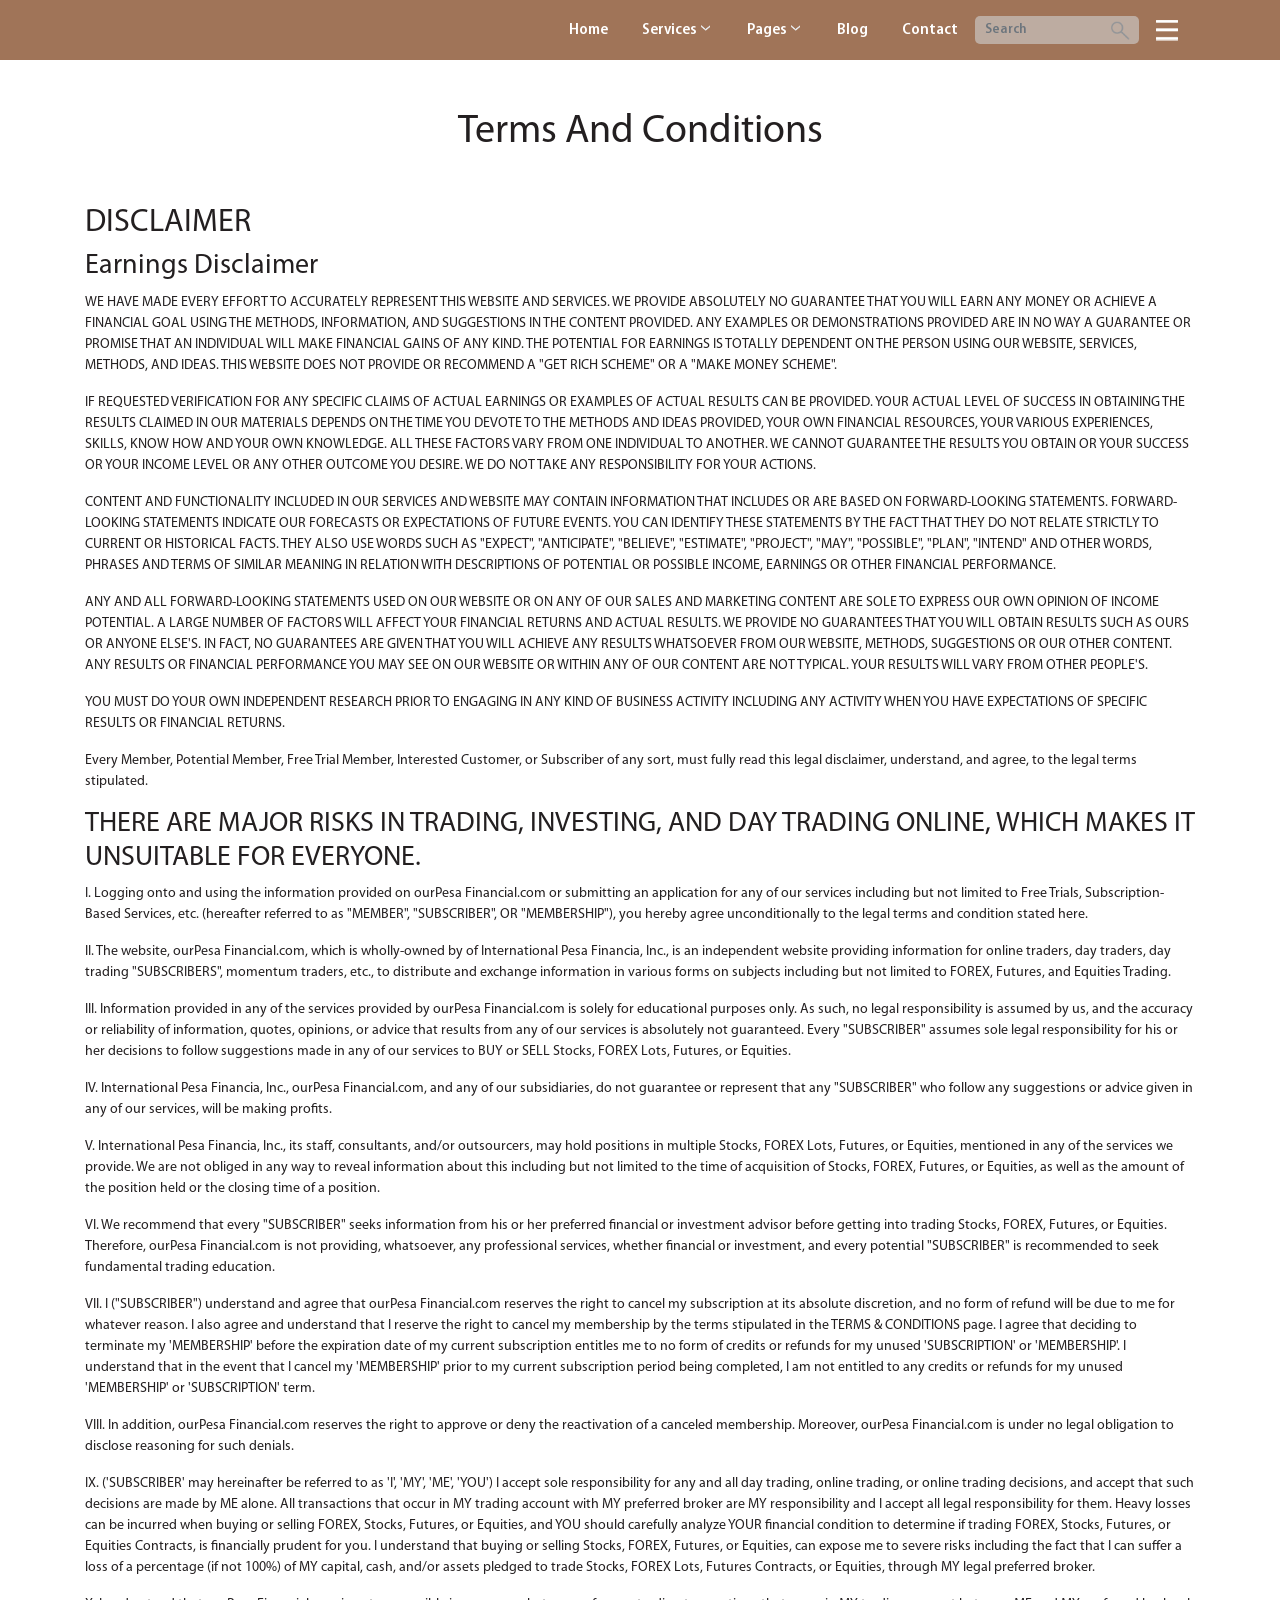
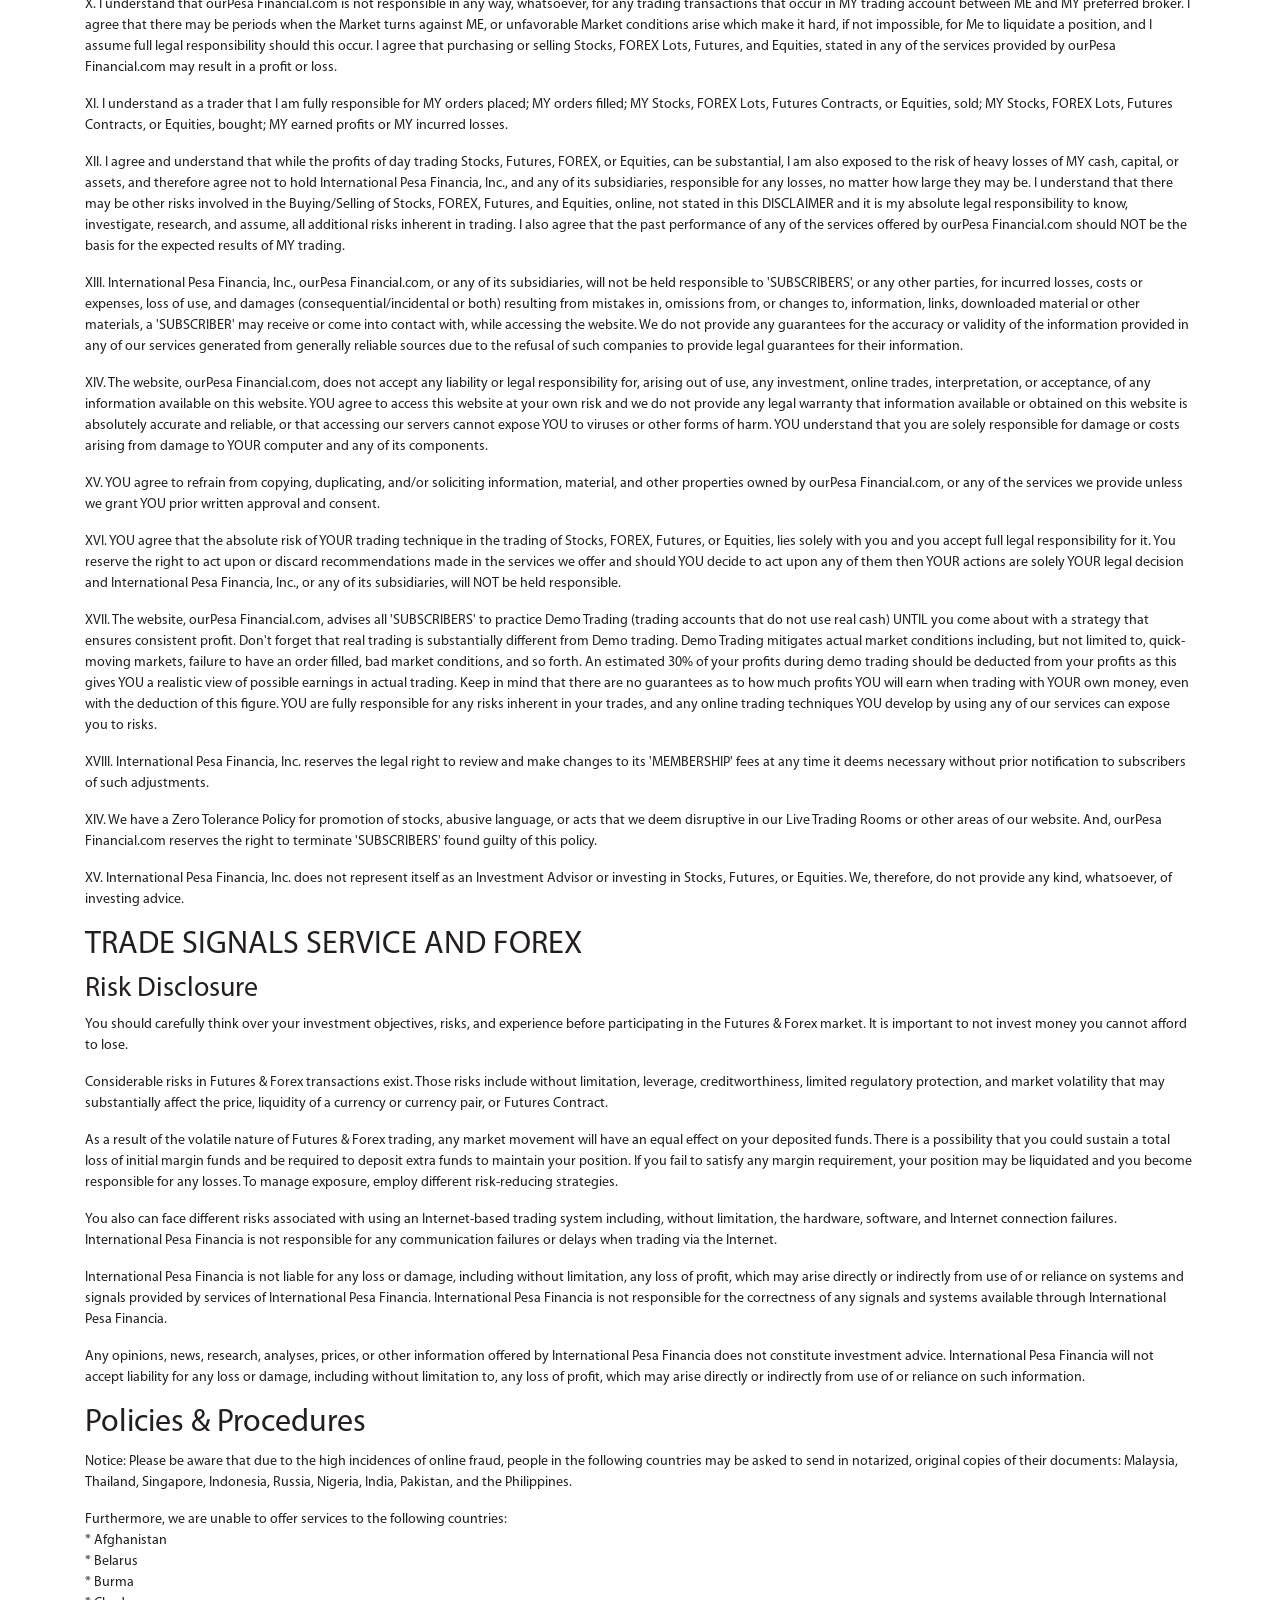
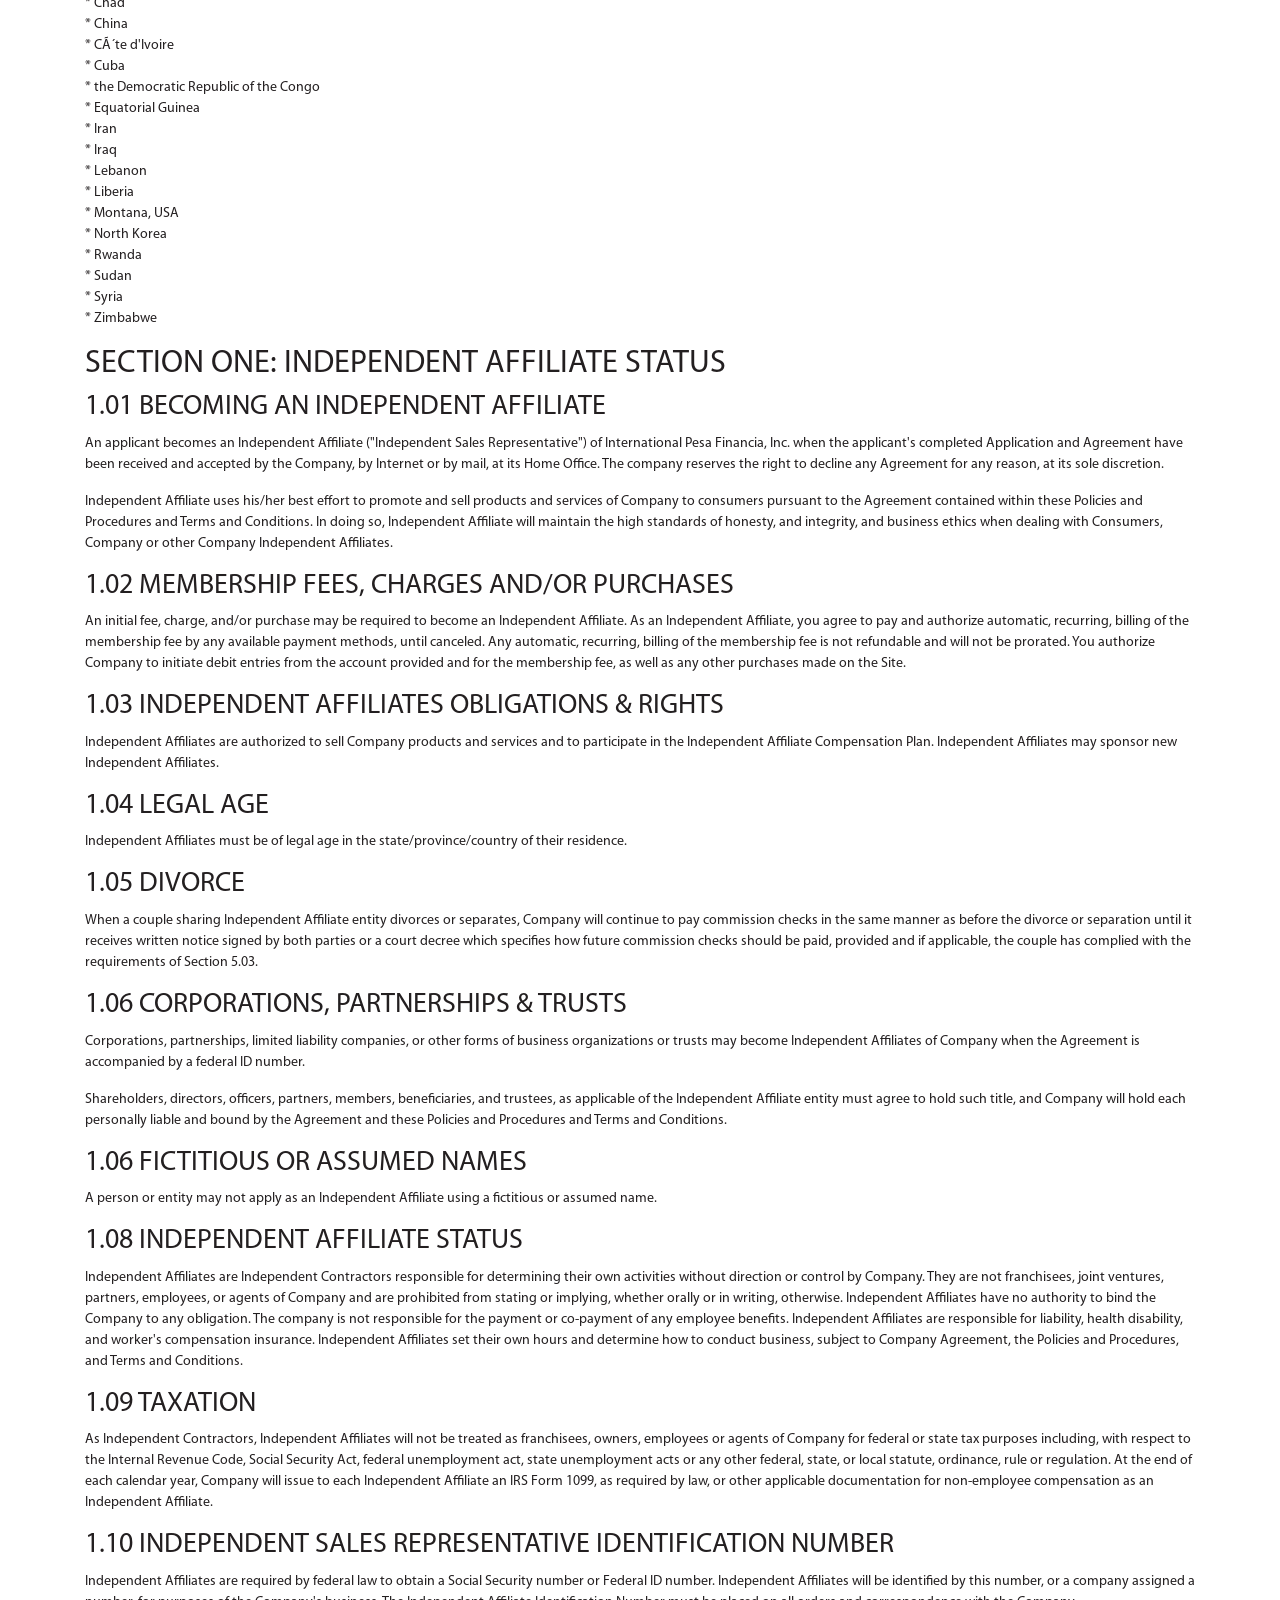
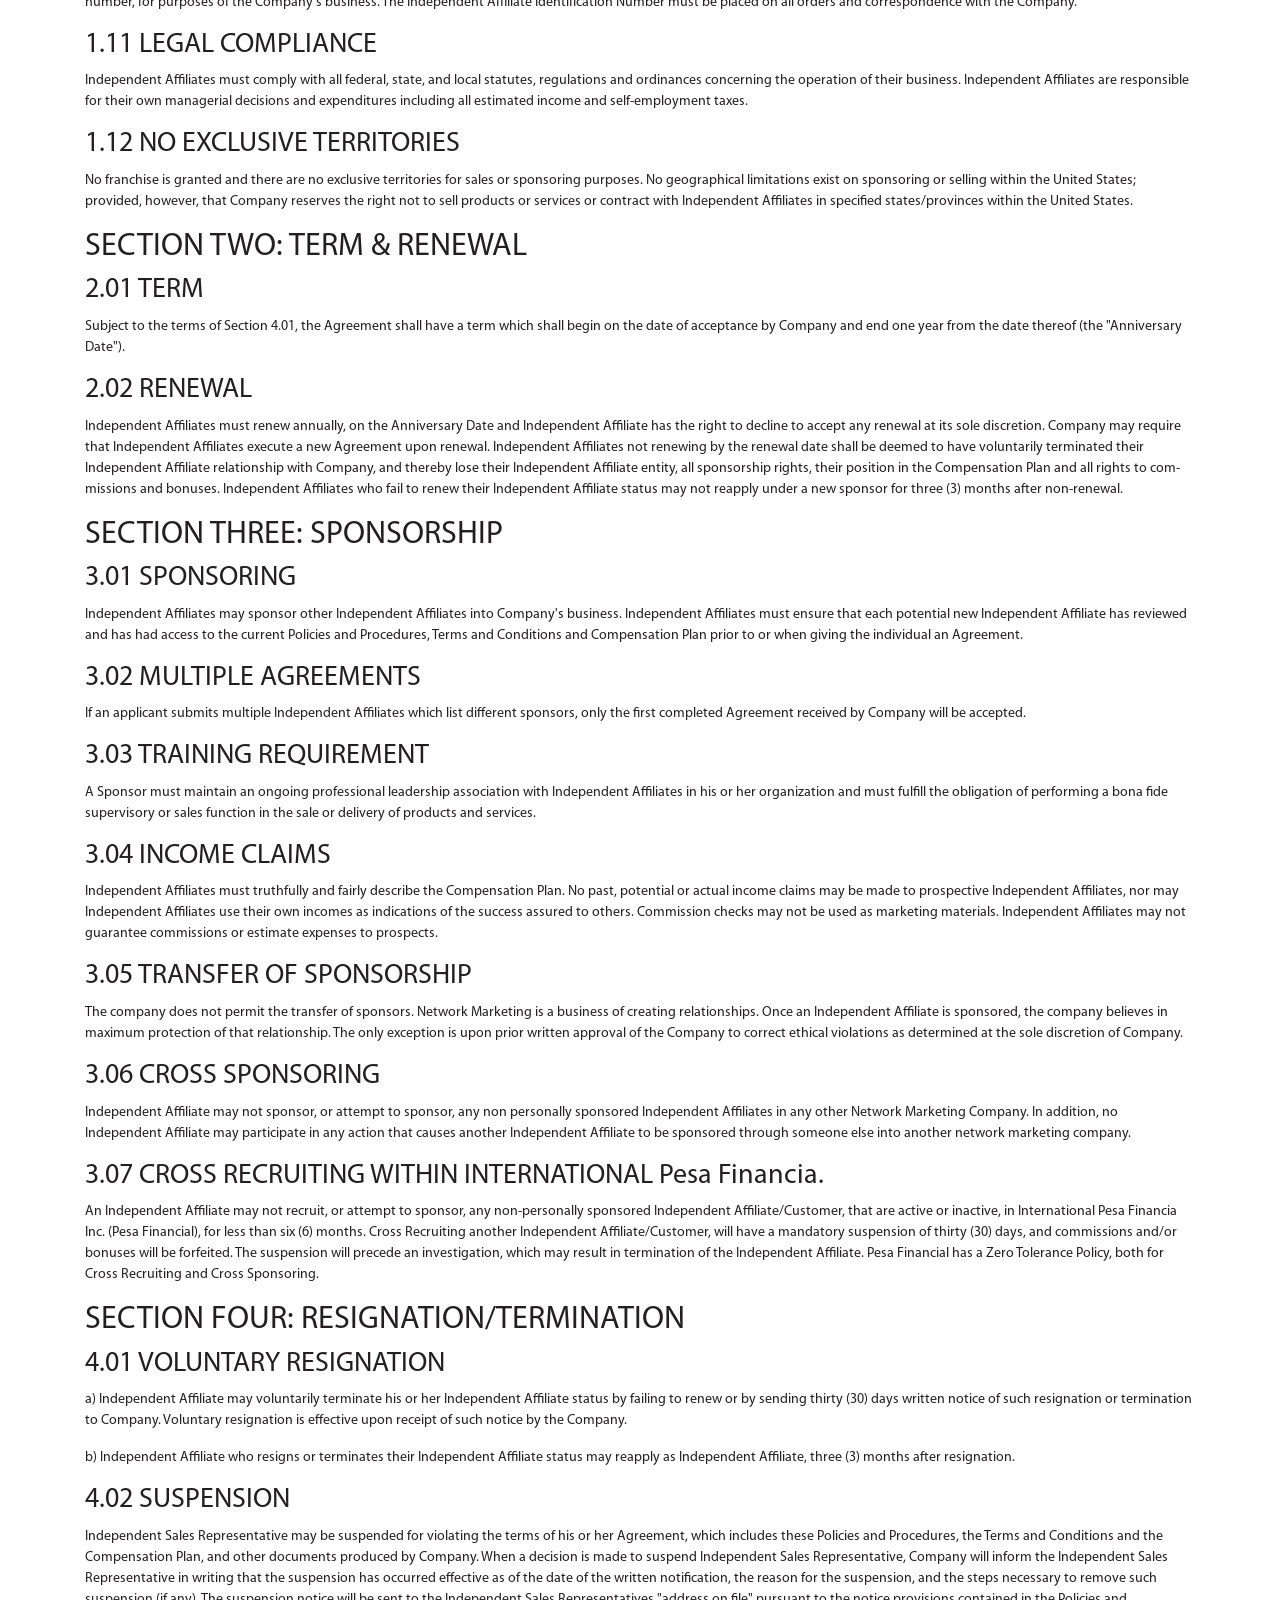
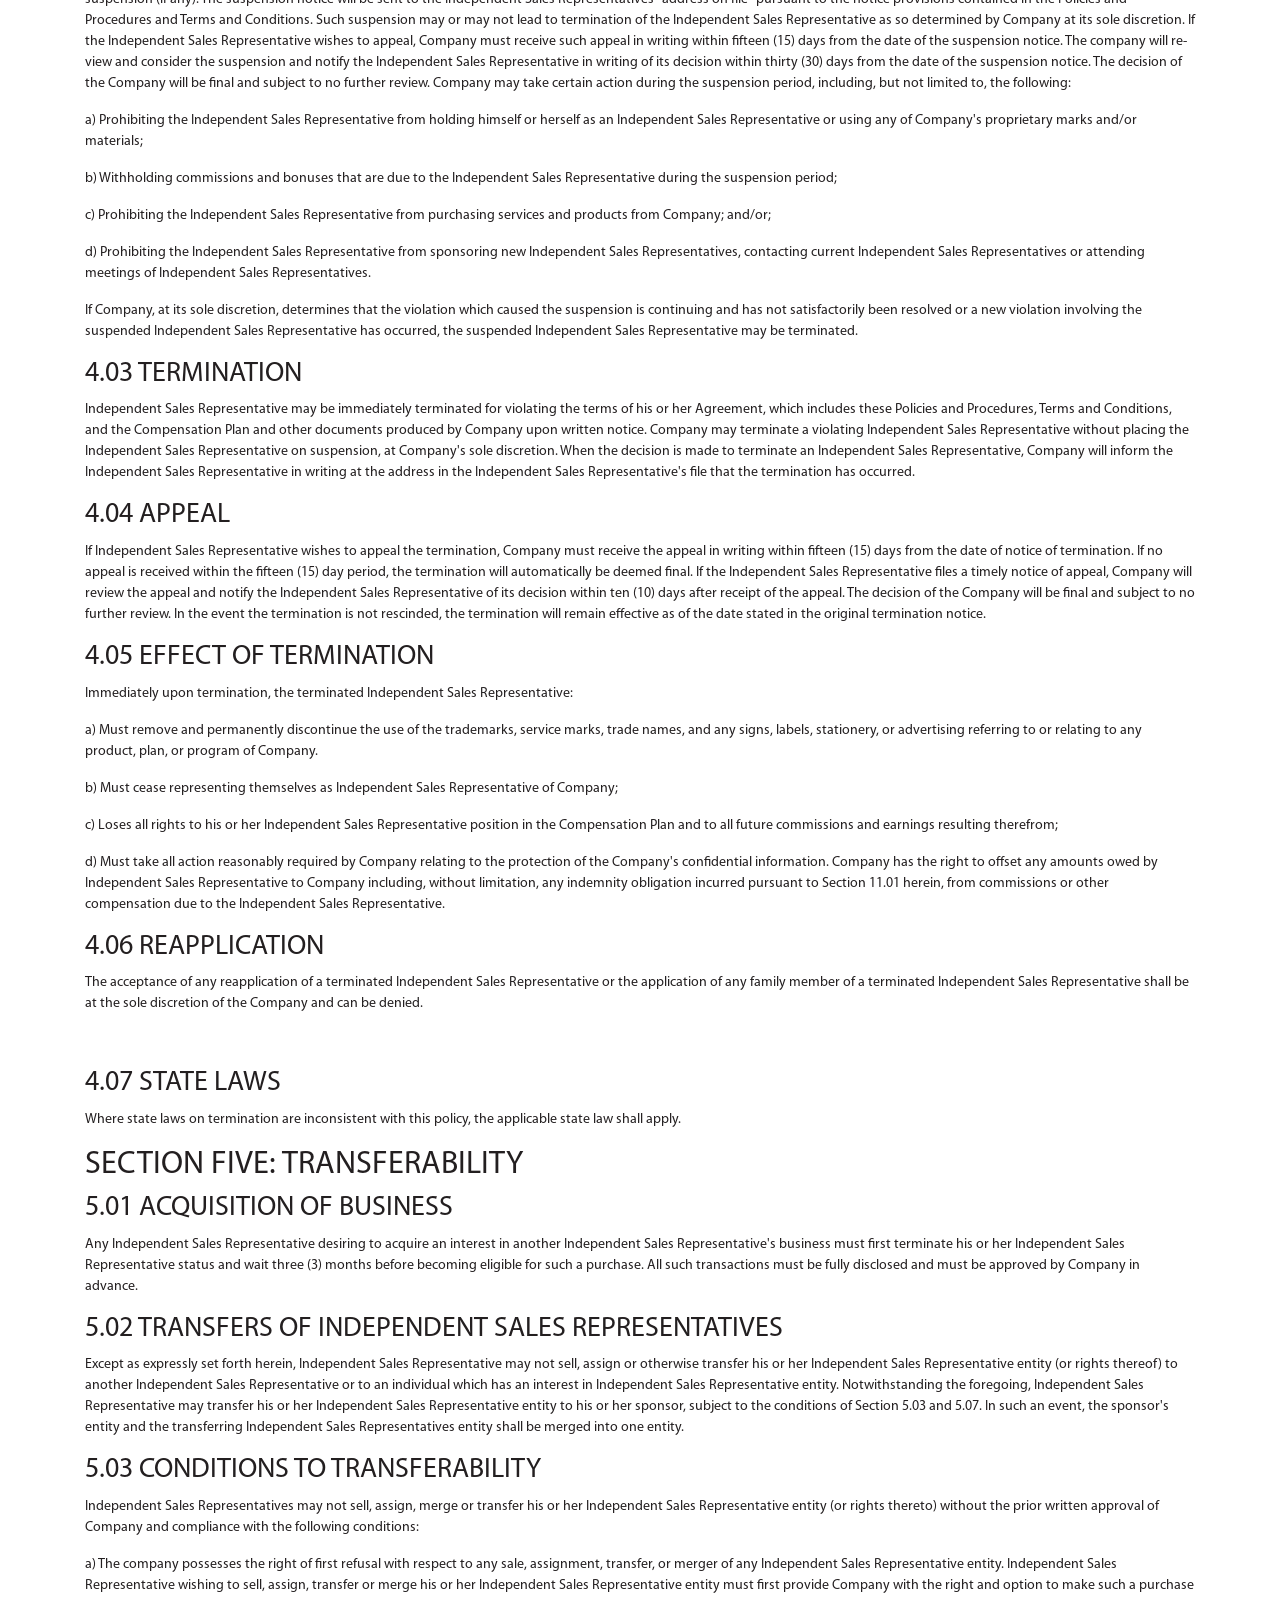
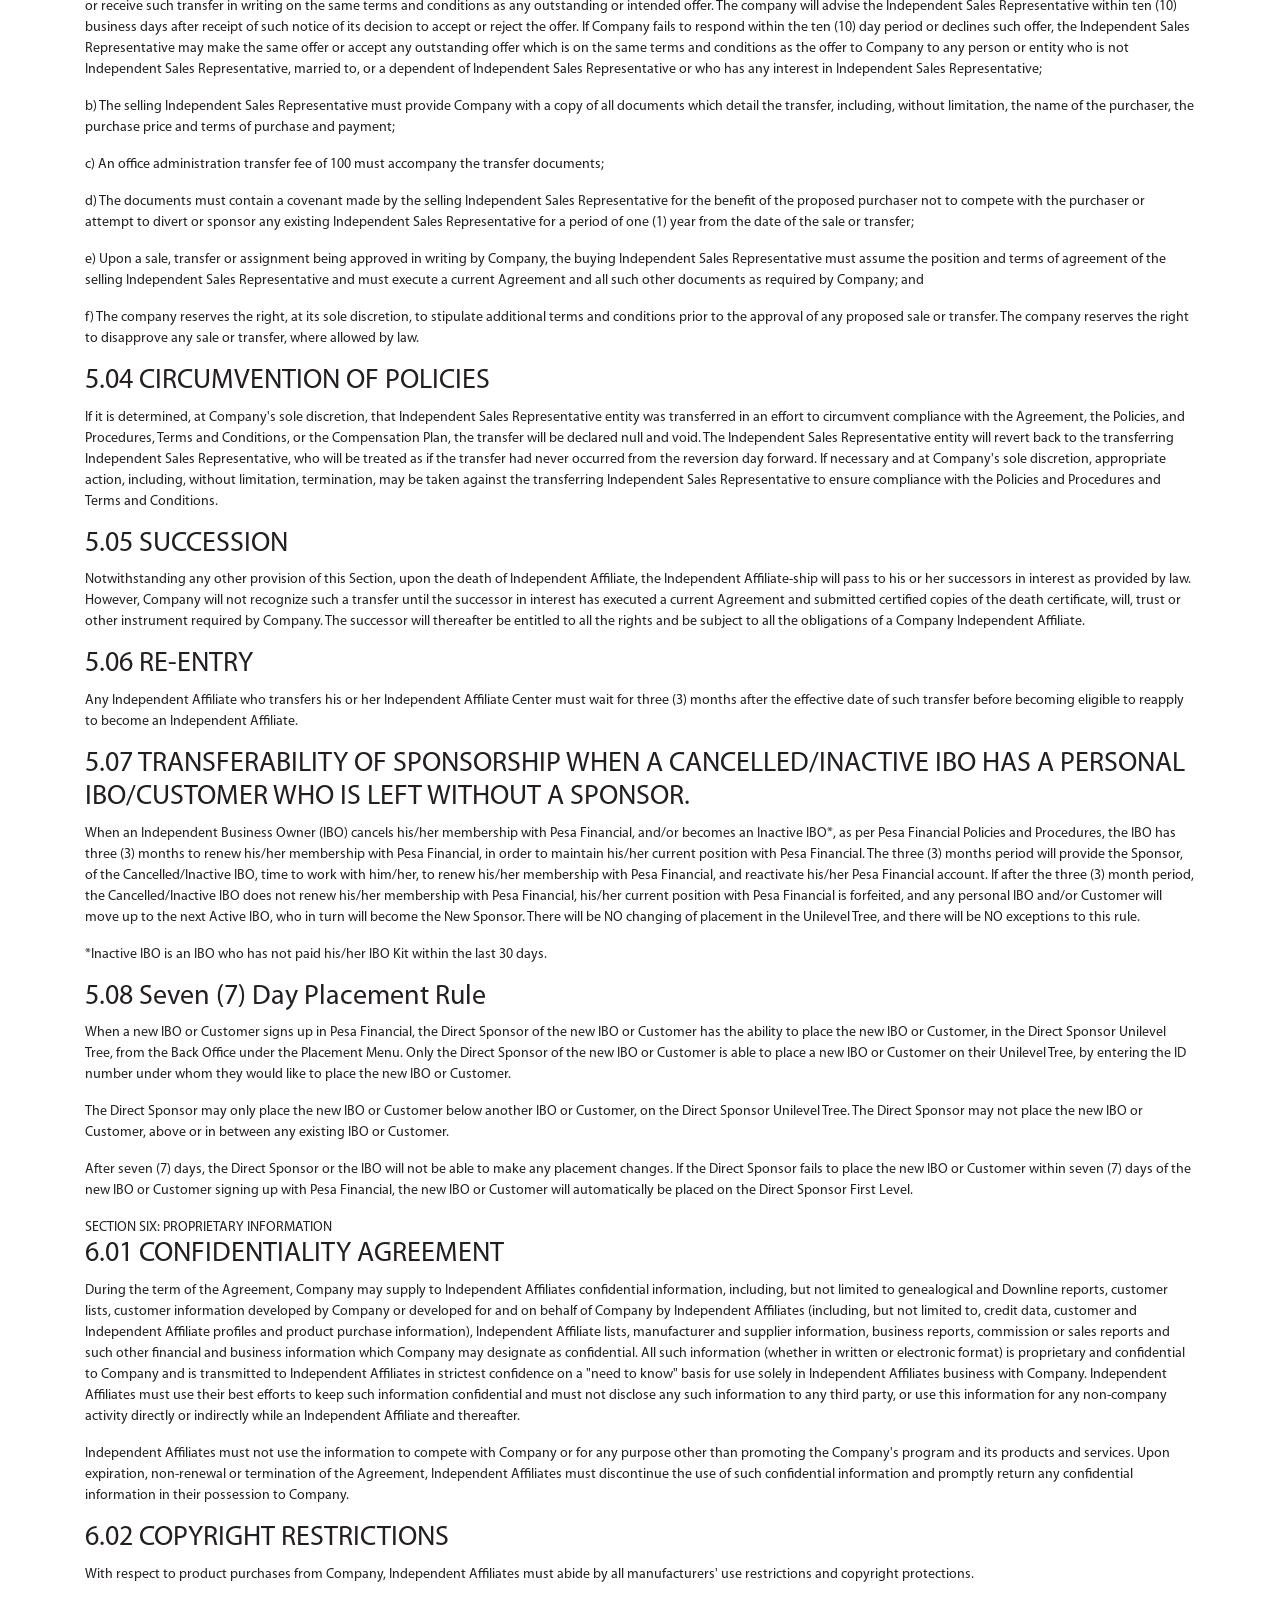
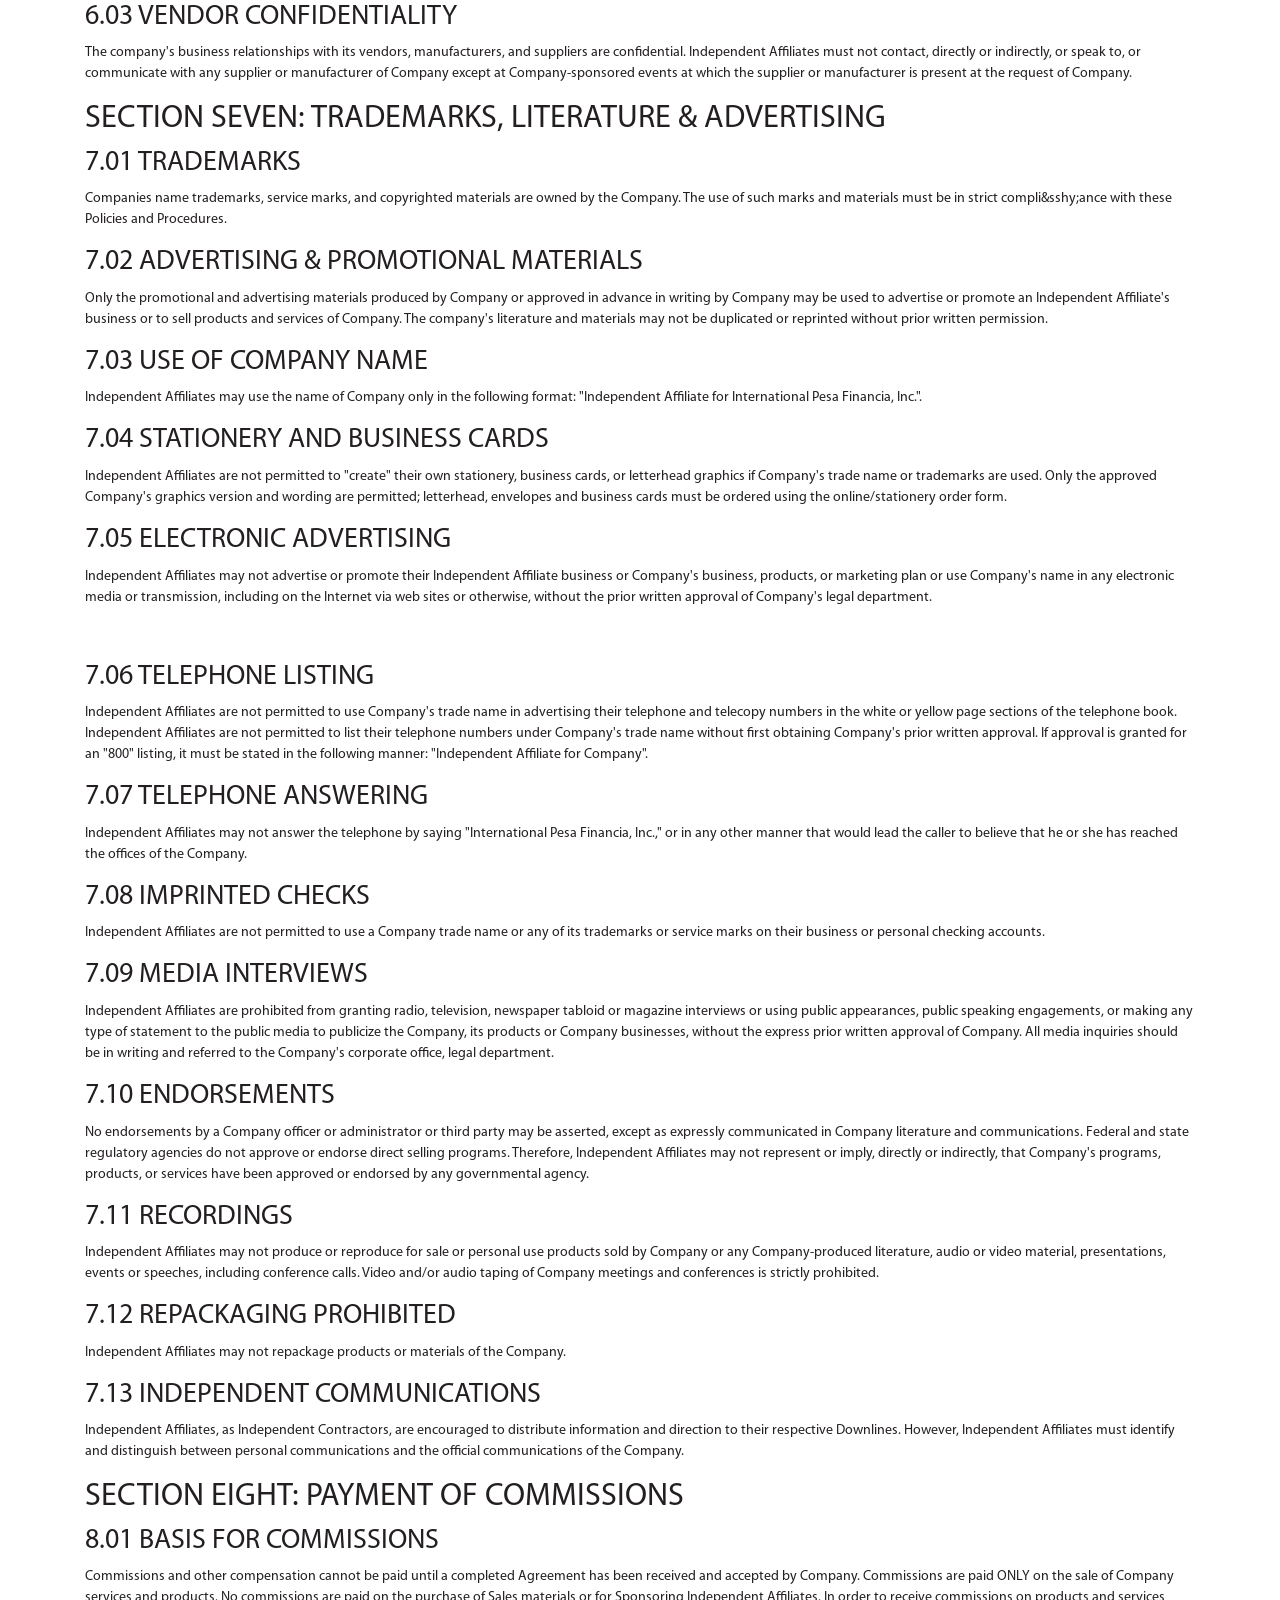
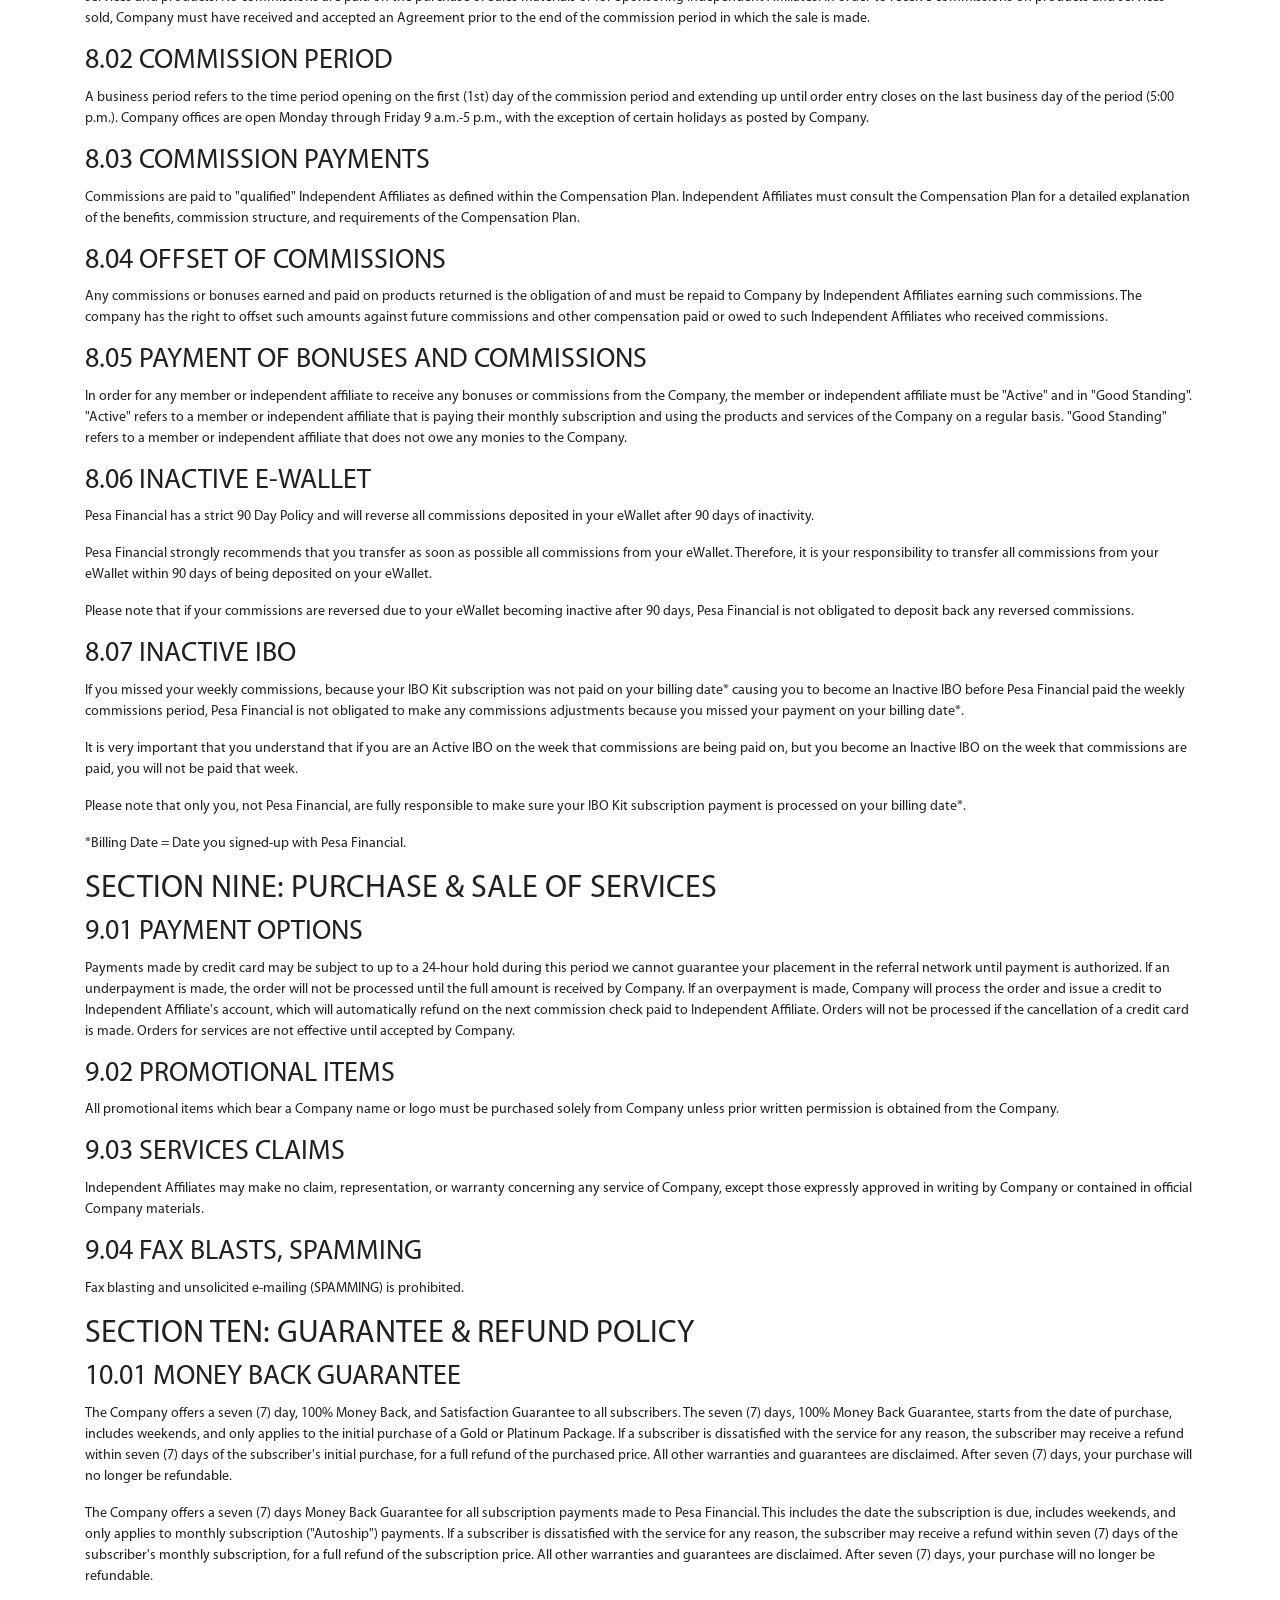
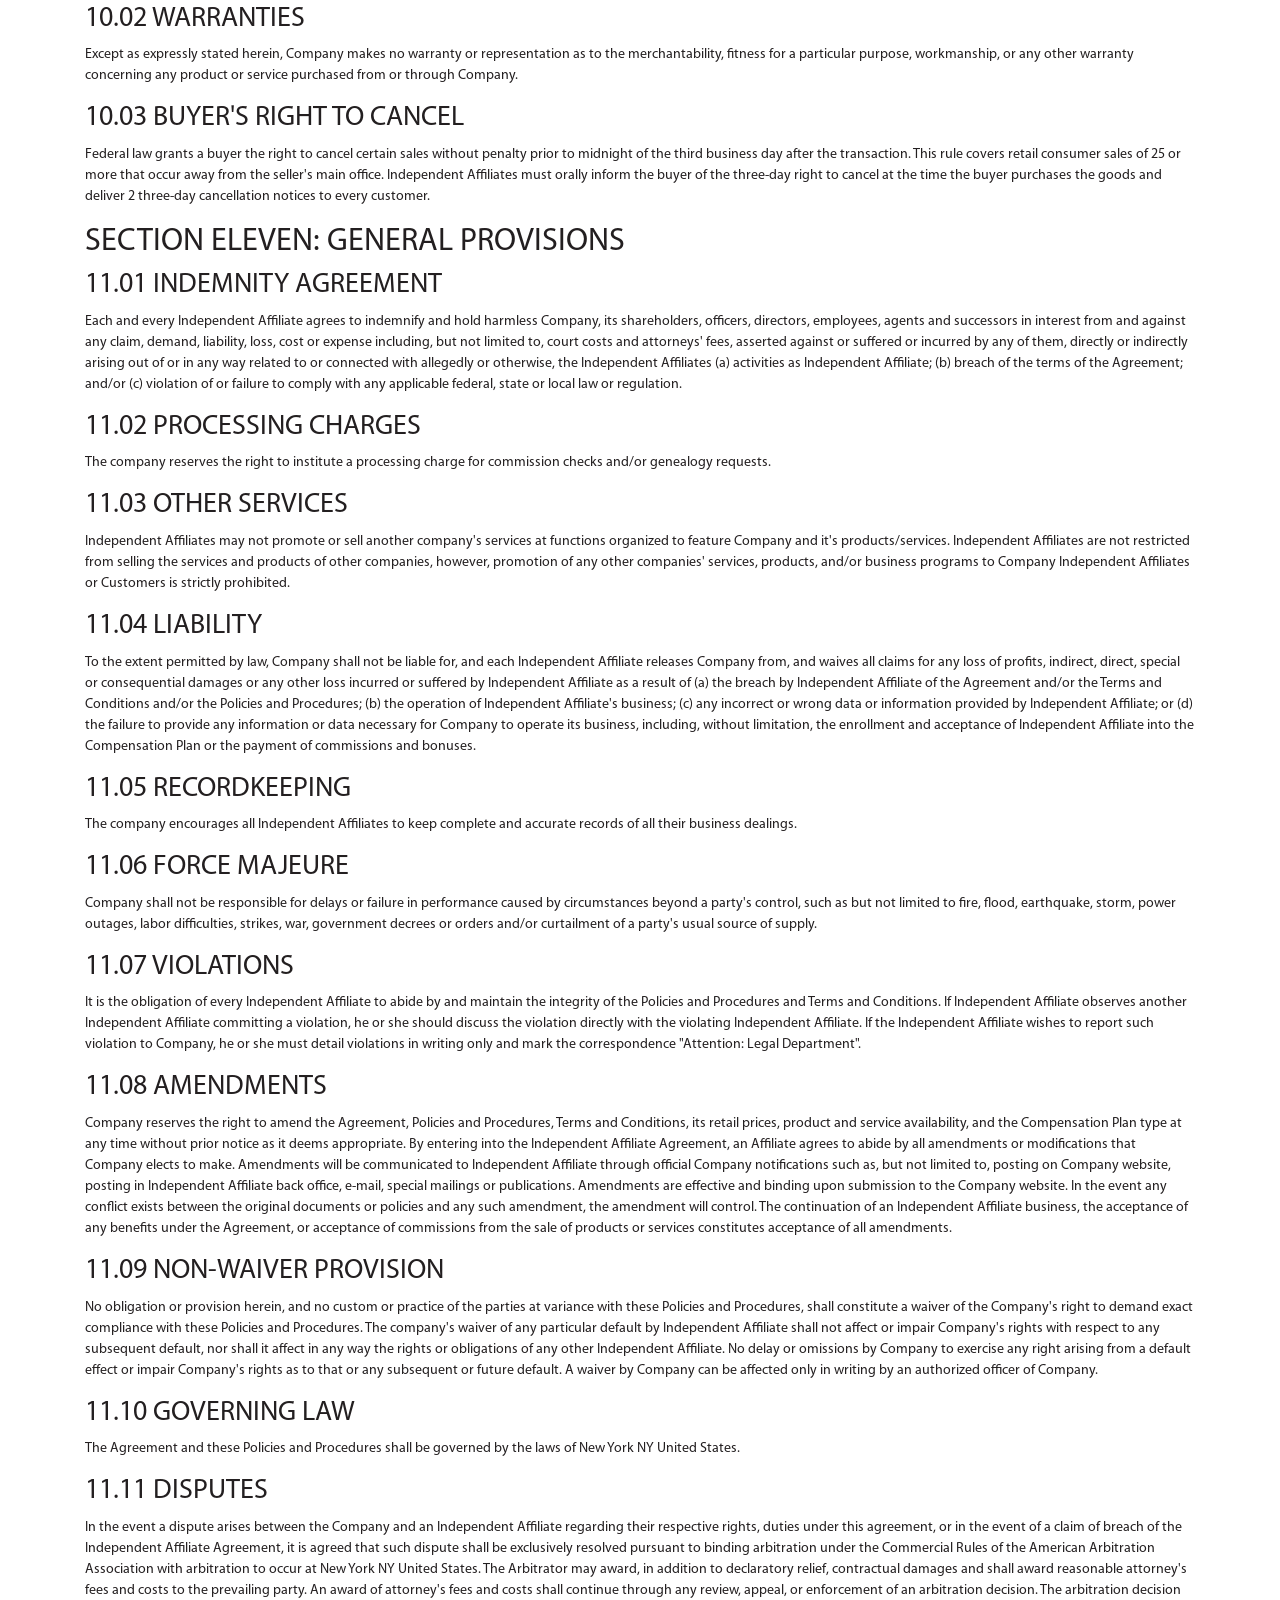
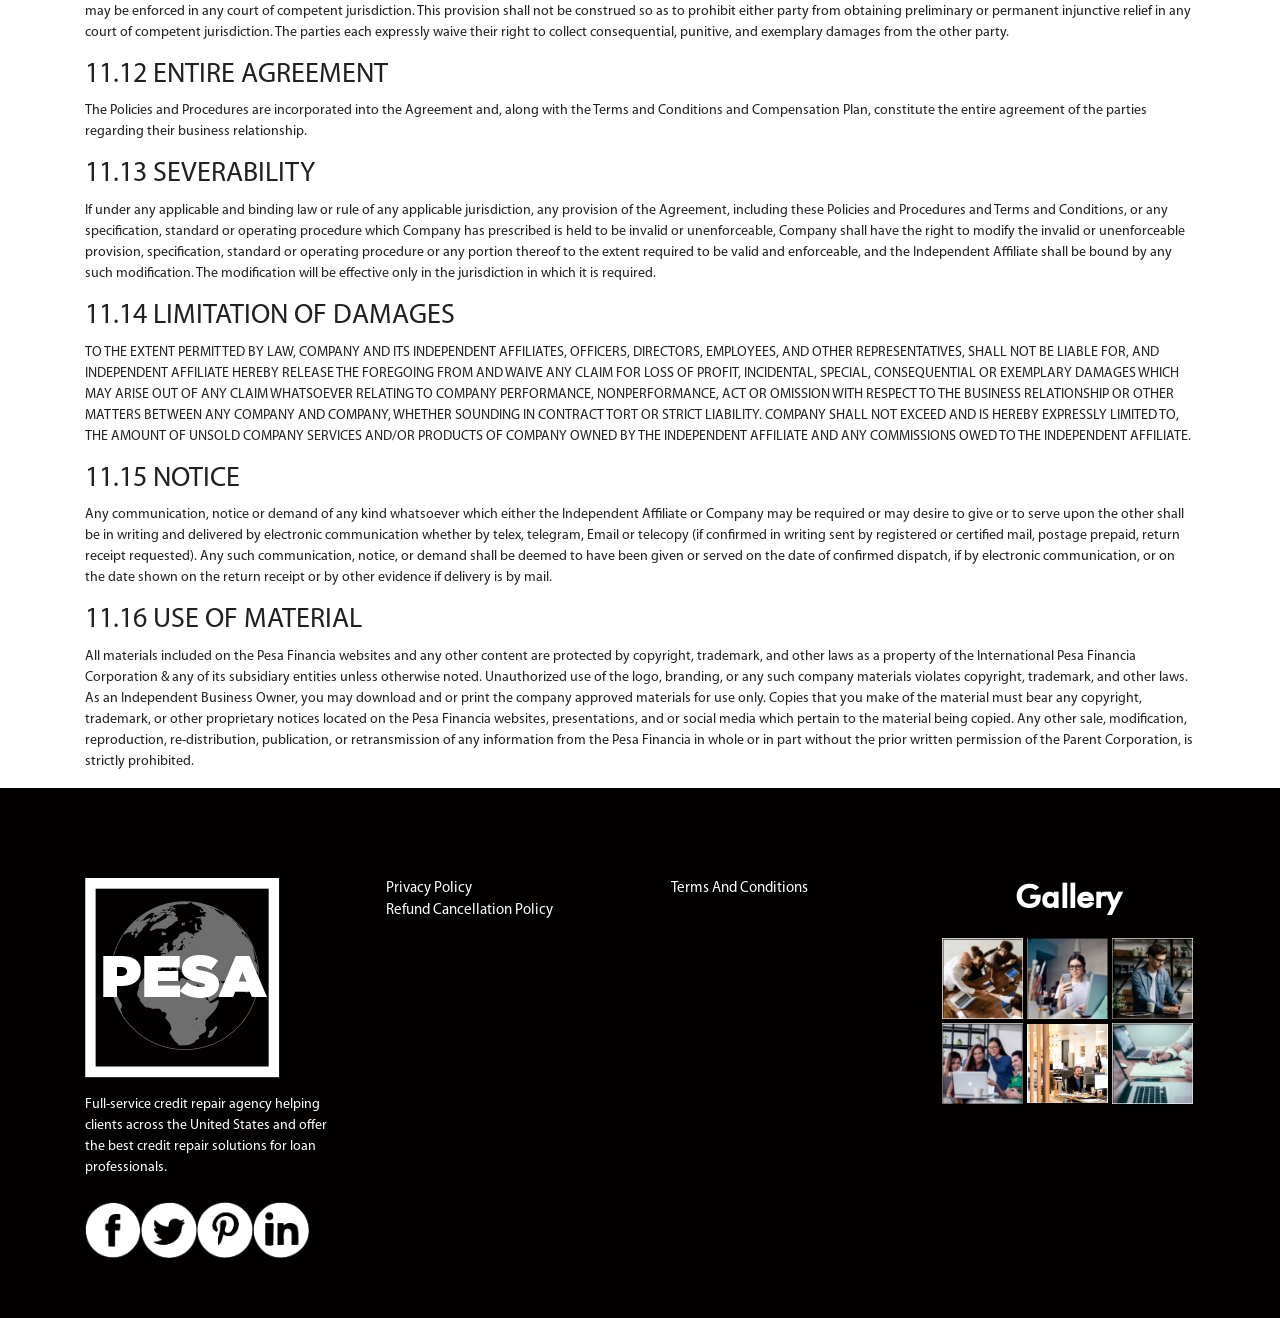
<file: terms-and-conditions1.html>
<!doctype html>
<html>
  <head>
    <meta http-equiv="Content-Type" content="text/html; charset=utf-8">
    <meta name="viewport" content="width=device-width, initial-scale=1, shrink-to-fit=no">
    <meta name="description" content="">
    <meta name="author" content="">
    <title>Welcome</title>
    <link href="css/bootstrap.min.css" rel="stylesheet" />
    <link href="css/main.css" rel="stylesheet" />
  </head>
  <body>
    <nav class="navbar navbar-expand-sm navbar-dark">
      <div class="container">
        <button class="navbar-toggler" data-target="#navbarNav" data-toggle="collapse" type="button"></button>
        <div class="collapse navbar-collapse" id="navbarNav">
          <ul class="navbar-nav ml-auto">
            <li class="nav-item"><a class="nav-link" href="index.html">Home</a></li>
            <li class="nav-item dropdown">
              <a class="nav-link dropdown-toggle" data-toggle="dropdown" href="index.html">Services</a>
              <div class="dropdown-menu"><a class="dropdown-item" href="index.html">one</a> <a class="dropdown-item" href="index.html">two</a></div>
            </li>
            <li class="nav-item dropdown">
              <a class="nav-link dropdown-toggle" data-toggle="dropdown" href="index.html">Pages</a>
              <div class="dropdown-menu"><a class="dropdown-item" href="index.html">one</a> <a class="dropdown-item" href="index.html">two</a></div>
            </li>
            <li class="nav-item"><a class="nav-link" href="index.html">Blog</a></li>
            <li class="nav-item"><a class="nav-link" href="index.html">Contact</a></li>
          </ul>
          <form class="form-inline"><input aria-label="Search" class="form-control" placeholder="Search" type="text" /> <input class="submit" type="submit" value="" /></form>
          <ul class="navbar-nav">
            <li class="nav-item dropdown">
              <a class="nav-link" data-toggle="dropdown" href="index.html"> <img alt="Menu" src="img/menu-btn.png" /> </a>
              <div class="dropdown-menu"><a class="dropdown-item" href="index.html">one</a> <a class="dropdown-item" href="index.html">two</a></div>
            </li>
          </ul>
        </div>
      </div>
    </nav>
    <div class="container">
      <div class="mt-2 mt-md-5">
        <h1 class="text-center">Terms And Conditions</h1>
      </div>
      <!-- terms and policies -->
      <div class=" mt-3 mt-md-5">
        <div class="h2">DISCLAIMER</div>
        <div class="h3">Earnings Disclaimer</div>
        <p>WE HAVE MADE EVERY EFFORT TO ACCURATELY REPRESENT THIS WEBSITE AND SERVICES. WE PROVIDE ABSOLUTELY NO GUARANTEE THAT YOU WILL EARN ANY MONEY OR ACHIEVE A FINANCIAL GOAL USING THE METHODS, INFORMATION, AND SUGGESTIONS IN THE CONTENT PROVIDED. ANY EXAMPLES OR DEMONSTRATIONS PROVIDED ARE IN NO WAY A GUARANTEE OR PROMISE THAT AN INDIVIDUAL WILL MAKE FINANCIAL GAINS OF ANY KIND. THE POTENTIAL FOR EARNINGS IS TOTALLY DEPENDENT ON THE PERSON USING OUR WEBSITE, SERVICES, METHODS, AND IDEAS. THIS WEBSITE DOES NOT PROVIDE OR RECOMMEND A "GET RICH SCHEME" OR A "MAKE MONEY SCHEME".</p>
        <p>IF REQUESTED VERIFICATION FOR ANY SPECIFIC CLAIMS OF ACTUAL EARNINGS OR EXAMPLES OF ACTUAL RESULTS CAN BE PROVIDED. YOUR ACTUAL LEVEL OF SUCCESS IN OBTAINING THE RESULTS CLAIMED IN OUR MATERIALS DEPENDS ON THE TIME YOU DEVOTE TO THE METHODS AND IDEAS PROVIDED, YOUR OWN FINANCIAL RESOURCES, YOUR VARIOUS EXPERIENCES, SKILLS, KNOW HOW AND YOUR OWN KNOWLEDGE. ALL THESE FACTORS VARY FROM ONE INDIVIDUAL TO ANOTHER. WE CANNOT GUARANTEE THE RESULTS YOU OBTAIN OR YOUR SUCCESS OR YOUR INCOME LEVEL OR ANY OTHER OUTCOME YOU DESIRE. WE DO NOT TAKE ANY RESPONSIBILITY FOR YOUR ACTIONS.</p>
        <p>CONTENT AND FUNCTIONALITY INCLUDED IN OUR SERVICES AND WEBSITE MAY CONTAIN INFORMATION THAT INCLUDES OR ARE BASED ON FORWARD-LOOKING STATEMENTS. FORWARD-LOOKING STATEMENTS INDICATE OUR FORECASTS OR EXPECTATIONS OF FUTURE EVENTS. YOU CAN IDENTIFY THESE STATEMENTS BY THE FACT THAT THEY DO NOT RELATE STRICTLY TO CURRENT OR HISTORICAL FACTS. THEY ALSO USE WORDS SUCH AS "EXPECT", "ANTICIPATE", "BELIEVE", "ESTIMATE", "PROJECT", "MAY", "POSSIBLE", "PLAN", "INTEND" AND OTHER WORDS, PHRASES AND TERMS OF SIMILAR MEANING IN RELATION WITH DESCRIPTIONS OF POTENTIAL OR POSSIBLE INCOME, EARNINGS OR OTHER FINANCIAL PERFORMANCE.</p>
        <p>ANY AND ALL FORWARD-LOOKING STATEMENTS USED ON OUR WEBSITE OR ON ANY OF OUR SALES AND MARKETING CONTENT ARE SOLE TO EXPRESS OUR OWN OPINION OF INCOME POTENTIAL. A LARGE NUMBER OF FACTORS WILL AFFECT YOUR FINANCIAL RETURNS AND ACTUAL RESULTS. WE PROVIDE NO GUARANTEES THAT YOU WILL OBTAIN RESULTS SUCH AS OURS OR ANYONE ELSE'S. IN FACT, NO GUARANTEES ARE GIVEN THAT YOU WILL ACHIEVE ANY RESULTS WHATSOEVER FROM OUR WEBSITE, METHODS, SUGGESTIONS OR OUR OTHER CONTENT. ANY RESULTS OR FINANCIAL PERFORMANCE YOU MAY SEE ON OUR WEBSITE OR WITHIN ANY OF OUR CONTENT ARE NOT TYPICAL. YOUR RESULTS WILL VARY FROM OTHER PEOPLE'S.</p>
        <p>YOU MUST DO YOUR OWN INDEPENDENT RESEARCH PRIOR TO ENGAGING IN ANY KIND OF BUSINESS ACTIVITY INCLUDING ANY ACTIVITY WHEN YOU HAVE EXPECTATIONS OF SPECIFIC RESULTS OR FINANCIAL RETURNS.</p>
        <p>Every Member, Potential Member, Free Trial Member, Interested Customer, or Subscriber of any sort, must fully read this legal disclaimer, understand, and agree, to the legal terms stipulated.</p>
        <div class="h3">THERE ARE MAJOR RISKS IN TRADING, INVESTING, AND DAY TRADING ONLINE, WHICH MAKES IT UNSUITABLE FOR EVERYONE.</div>
        <p>I. Logging onto and using the information provided on ourPesa Financial.com or submitting an application for any of our services including but not limited to Free Trials, Subscription-Based Services, etc. (hereafter referred to as "MEMBER", "SUBSCRIBER", OR "MEMBERSHIP"), you hereby agree unconditionally to the legal terms and condition stated here.</p>
        <p>II. The website, ourPesa Financial.com, which is wholly-owned by of International Pesa Financia, Inc., is an independent website providing information for online traders, day traders, day trading "SUBSCRIBERS", momentum traders, etc., to distribute and exchange information in various forms on subjects including but not limited to FOREX, Futures, and Equities Trading.</p>
        <p>III. Information provided in any of the services provided by ourPesa Financial.com is solely for educational purposes only. As such, no legal responsibility is assumed by us, and the accuracy or reliability of information, quotes, opinions, or advice that results from any of our services is absolutely not guaranteed. Every "SUBSCRIBER" assumes sole legal responsibility for his or her decisions to follow suggestions made in any of our services to BUY or SELL Stocks, FOREX Lots, Futures, or Equities.</p>
        <p>IV. International Pesa Financia, Inc., ourPesa Financial.com, and any of our subsidiaries, do not guarantee or represent that any "SUBSCRIBER" who follow any suggestions or advice given in any of our services, will be making profits.</p>
        <p>V. International Pesa Financia, Inc., its staff, consultants, and/or outsourcers, may hold positions in multiple Stocks, FOREX Lots, Futures, or Equities, mentioned in any of the services we provide. We are not obliged in any way to reveal information about this including but not limited to the time of acquisition of Stocks, FOREX, Futures, or Equities, as well as the amount of the position held or the closing time of a position.</p>
        <p>VI. We recommend that every "SUBSCRIBER" seeks information from his or her preferred financial or investment advisor before getting into trading Stocks, FOREX, Futures, or Equities. Therefore, ourPesa Financial.com is not providing, whatsoever, any professional services, whether financial or investment, and every potential "SUBSCRIBER" is recommended to seek fundamental trading education.</p>
        <p>VII. I ("SUBSCRIBER") understand and agree that ourPesa Financial.com reserves the right to cancel my subscription at its absolute discretion, and no form of refund will be due to me for whatever reason. I also agree and understand that I reserve the right to cancel my membership by the terms stipulated in the TERMS &amp; CONDITIONS page. I agree that deciding to terminate my 'MEMBERSHIP' before the expiration date of my current subscription entitles me to no form of credits or refunds for my unused 'SUBSCRIPTION' or 'MEMBERSHIP'. I understand that in the event that I cancel my 'MEMBERSHIP' prior to my current subscription period being completed, I am not entitled to any credits or refunds for my unused 'MEMBERSHIP' or 'SUBSCRIPTION' term.</p>
        <p>VIII. In addition, ourPesa Financial.com reserves the right to approve or deny the reactivation of a canceled membership. Moreover, ourPesa Financial.com is under no legal obligation to disclose reasoning for such denials.</p>
        <p>IX. ('SUBSCRIBER' may hereinafter be referred to as 'I', 'MY', 'ME', 'YOU') I accept sole responsibility for any and all day trading, online trading, or online trading decisions, and accept that such decisions are made by ME alone. All transactions that occur in MY trading account with MY preferred broker are MY responsibility and I accept all legal responsibility for them. Heavy losses can be incurred when buying or selling FOREX, Stocks, Futures, or Equities, and YOU should carefully analyze YOUR financial condition to determine if trading FOREX, Stocks, Futures, or Equities Contracts, is financially prudent for you. I understand that buying or selling Stocks, FOREX, Futures, or Equities, can expose me to severe risks including the fact that I can suffer a loss of a percentage (if not 100%) of MY capital, cash, and/or assets pledged to trade Stocks, FOREX Lots, Futures Contracts, or Equities, through MY legal preferred broker.</p>
        <p>X. I understand that ourPesa Financial.com is not responsible in any way, whatsoever, for any trading transactions that occur in MY trading account between ME and MY preferred broker. I agree that there may be periods when the Market turns against ME, or unfavorable Market conditions arise which make it hard, if not impossible, for Me to liquidate a position, and I assume full legal responsibility should this occur. I agree that purchasing or selling Stocks, FOREX Lots, Futures, and Equities, stated in any of the services provided by ourPesa Financial.com may result in a profit or loss.</p>
        <p>XI. I understand as a trader that I am fully responsible for MY orders placed; MY orders filled; MY Stocks, FOREX Lots, Futures Contracts, or Equities, sold; MY Stocks, FOREX Lots, Futures Contracts, or Equities, bought; MY earned profits or MY incurred losses.</p>
        <p>XII. I agree and understand that while the profits of day trading Stocks, Futures, FOREX, or Equities, can be substantial, I am also exposed to the risk of heavy losses of MY cash, capital, or assets, and therefore agree not to hold International Pesa Financia, Inc., and any of its subsidiaries, responsible for any losses, no matter how large they may be. I understand that there may be other risks involved in the Buying/Selling of Stocks, FOREX, Futures, and Equities, online, not stated in this DISCLAIMER and it is my absolute legal responsibility to know, investigate, research, and assume, all additional risks inherent in trading. I also agree that the past performance of any of the services offered by ourPesa Financial.com should NOT be the basis for the expected results of MY trading.</p>
        <p>XIII. International Pesa Financia, Inc., ourPesa Financial.com, or any of its subsidiaries, will not be held responsible to 'SUBSCRIBERS', or any other parties, for incurred losses, costs or expenses, loss of use, and damages (consequential/incidental or both) resulting from mistakes in, omissions from, or changes to, information, links, downloaded material or other materials, a 'SUBSCRIBER' may receive or come into contact with, while accessing the website. We do not provide any guarantees for the accuracy or validity of the information provided in any of our services generated from generally reliable sources due to the refusal of such companies to provide legal guarantees for their information.</p>
        <p>XIV. The website, ourPesa Financial.com, does not accept any liability or legal responsibility for, arising out of use, any investment, online trades, interpretation, or acceptance, of any information available on this website. YOU agree to access this website at your own risk and we do not provide any legal warranty that information available or obtained on this website is absolutely accurate and reliable, or that accessing our servers cannot expose YOU to viruses or other forms of harm. YOU understand that you are solely responsible for damage or costs arising from damage to YOUR computer and any of its components.</p>
        <p>XV. YOU agree to refrain from copying, duplicating, and/or soliciting information, material, and other properties owned by ourPesa Financial.com, or any of the services we provide unless we grant YOU prior written approval and consent.</p>
        <p>XVI. YOU agree that the absolute risk of YOUR trading technique in the trading of Stocks, FOREX, Futures, or Equities, lies solely with you and you accept full legal responsibility for it. You reserve the right to act upon or discard recommendations made in the services we offer and should YOU decide to act upon any of them then YOUR actions are solely YOUR legal decision and International Pesa Financia, Inc., or any of its subsidiaries, will NOT be held responsible.</p>
        <p>XVII. The website, ourPesa Financial.com, advises all 'SUBSCRIBERS' to practice Demo Trading (trading accounts that do not use real cash) UNTIL you come about with a strategy that ensures consistent profit. Don't forget that real trading is substantially different from Demo trading. Demo Trading mitigates actual market conditions including, but not limited to, quick-moving markets, failure to have an order filled, bad market conditions, and so forth. An estimated 30% of your profits during demo trading should be deducted from your profits as this gives YOU a realistic view of possible earnings in actual trading. Keep in mind that there are no guarantees as to how much profits YOU will earn when trading with YOUR own money, even with the deduction of this figure. YOU are fully responsible for any risks inherent in your trades, and any online trading techniques YOU develop by using any of our services can expose you to risks.</p>
        <p>XVIII. International Pesa Financia, Inc. reserves the legal right to review and make changes to its 'MEMBERSHIP' fees at any time it deems necessary without prior notification to subscribers of such adjustments.</p>
        <p>XIV. We have a Zero Tolerance Policy for promotion of stocks, abusive language, or acts that we deem disruptive in our Live Trading Rooms or other areas of our website. And, ourPesa Financial.com reserves the right to terminate 'SUBSCRIBERS' found guilty of this policy.</p>
        <p>XV. International Pesa Financia, Inc. does not represent itself as an Investment Advisor or investing in Stocks, Futures, or Equities. We, therefore, do not provide any kind, whatsoever, of investing advice.</p>
        <div class="h2">TRADE SIGNALS SERVICE AND FOREX</div>
        <div class="h3">Risk Disclosure</div>
        <p>You should carefully think over your investment objectives, risks, and experience before participating in the Futures &amp; Forex market. It is important to not invest money you cannot afford to lose.</p>
        <p>Considerable risks in Futures &amp; Forex transactions exist. Those risks include without limitation, leverage, creditworthiness, limited regulatory protection, and market volatility that may substantially affect the price, liquidity of a currency or currency pair, or Futures Contract.</p>
        <p>As a result of the volatile nature of Futures &amp; Forex trading, any market movement will have an equal effect on your deposited funds. There is a possibility that you could sustain a total loss of initial margin funds and be required to deposit extra funds to maintain your position. If you fail to satisfy any margin requirement, your position may be liquidated and you become responsible for any losses. To manage exposure, employ different risk-reducing strategies.</p>
        <p>You also can face different risks associated with using an Internet-based trading system including, without limitation, the hardware, software, and Internet connection failures. International Pesa Financia is not responsible for any communication failures or delays when trading via the Internet.</p>
        <p>International Pesa Financia is not liable for any loss or damage, including without limitation, any loss of profit, which may arise directly or indirectly from use of or reliance on systems and signals provided by services of International Pesa Financia. International Pesa Financia is not responsible for the correctness of any signals and systems available through International Pesa Financia.</p>
        <p>Any opinions, news, research, analyses, prices, or other information offered by International Pesa Financia does not constitute investment advice. International Pesa Financia will not accept liability for any loss or damage, including without limitation to, any loss of profit, which may arise directly or indirectly from use of or reliance on such information.</p>
        <div class="h2">Policies &amp; Procedures</div>
        <p>Notice: Please be aware that due to the high incidences of online fraud, people in the following countries may be asked to send in notarized, original copies of their documents: Malaysia, Thailand, Singapore, Indonesia, Russia, Nigeria, India, Pakistan, and the Philippines.</p>
        <p>Furthermore, we are unable to offer services to the following countries:<br /> * Afghanistan<br /> * Belarus<br /> * Burma<br /> * Chad<br /> * China<br /> * C&Atilde;&acute;te d'Ivoire<br /> * Cuba<br /> * the Democratic Republic of the Congo<br /> * Equatorial Guinea<br /> * Iran <br /> * Iraq<br /> * Lebanon<br /> * Liberia<br /> * Montana, USA<br /> * North Korea<br /> * Rwanda<br /> * Sudan<br /> * Syria<br /> * Zimbabwe</p>
        <div class="h2">SECTION ONE: INDEPENDENT AFFILIATE STATUS</div>
        <div class="h3">1.01 BECOMING AN INDEPENDENT AFFILIATE</div>
        <p>An applicant becomes an Independent Affiliate ("Independent Sales Representative") of International Pesa Financia, Inc. when the applicant's completed Application and Agreement have been received and accepted by the Company, by Internet or by mail, at its Home Office. The company reserves the right to decline any Agreement for any reason, at its sole discretion.</p>
        <p>Independent Affiliate uses his/her best effort to promote and sell products and services of Company to consumers pursuant to the Agreement contained within these Policies and Procedures and Terms and Conditions. In doing so, Independent Affiliate will maintain the high standards of honesty, and integrity, and business ethics when dealing with Consumers, Company or other Company Independent Affiliates.</p>
        <div class="h3">1.02 MEMBERSHIP FEES, CHARGES AND/OR PURCHASES</div>
        <p>An initial fee, charge, and/or purchase may be required to become an Independent Affiliate. As an Independent Affiliate, you agree to pay and authorize automatic, recurring, billing of the membership fee by any available payment methods, until canceled. Any automatic, recurring, billing of the membership fee is not refundable and will not be prorated. You authorize Company to initiate debit entries from the account provided and for the membership fee, as well as any other purchases made on the Site.</p>
        <div class="h3">1.03 INDEPENDENT AFFILIATES OBLIGATIONS &amp; RIGHTS</div>
        <p>Independent Affiliates are authorized to sell Company products and services and to participate in the Independent Affiliate Compensation Plan. Independent Affiliates may sponsor new Independent Affiliates.</p>
        <div class="h3">1.04 LEGAL AGE</div>
        <p>Independent Affiliates must be of legal age in the state/province/country of their residence.</p>
        <div class="h3">1.05 DIVORCE</div>
        <p>When a couple sharing Independent Affiliate entity divorces or separates, Company will continue to pay commission checks in the same manner as before the di&shy;vorce or separation until it receives written notice signed by both parties or a court decree which specifies how future commission checks should be paid, provided and if applicable, the couple has complied with the require&shy;ments of Section 5.03.</p>
        <div class="h3">1.06 CORPORATIONS, PARTNERSHIPS &amp; TRUSTS</div>
        <p>Corporations, partnerships, limited liability companies, or other forms of business organizations or trusts may become Independent Affiliates of Company when the Agreement is accompanied by a federal ID number.</p>
        <p>Shareholders, directors, officers, partners, members, beneficiaries, and trustees, as applicable of the Independent Affiliate entity must agree to hold such title, and Company will hold each personally liable and bound by the Agreement and these Policies and Procedures and Terms and Conditions.</p>
        <div class="h3">1.06 FICTITIOUS OR ASSUMED NAMES</div>
        <p>A person or entity may not apply as an Independent Affiliate using a fictitious or assumed name.</p>
        <div class="h3">1.08 INDEPENDENT AFFILIATE STATUS</div>
        <p>Independent Affiliates are Independent Contractors responsible for determining their own activities without direction or control by Company. They are not franchisees, joint ventures, partners, employees, or agents of Company and are prohibited from stating or implying, whether orally or in writing, otherwise. Independent Affiliates have no authority to bind the Company to any obligation. The company is not responsible for the pay&shy;ment or co-payment of any employee benefits. Independent Affiliates are responsible for liability, health disability, and worker's compensation insurance. Independent Affiliates set their own hours and determine how to conduct business, subject to Company Agreement, the Policies and Procedures, and Terms and Conditions.</p>
        <div class="h3">1.09 TAXATION</div>
        <p>As Independent Contractors, Independent Affiliates will not be treated as franchi&shy;sees, owners, employees or agents of Company for federal or state tax purposes including, with respect to the Internal Revenue Code, Social Security Act, federal unemployment act, state unemployment acts or any other federal, state, or local statute, ordinance, rule or regulation. At the end of each calen&shy;dar year, Company will issue to each Independent Affiliate an IRS Form 1099, as required by law, or other applicable documentation for non-employee compensation as an Independent Affiliate.</p>
        <div class="h3">1.10 INDEPENDENT SALES REPRESENTATIVE IDENTIFICATION NUMBER</div>
        <p>Independent Affiliates are required by federal law to obtain a Social Security num&shy;ber or Federal ID number. Independent Affiliates will be identified by this number, or a company assigned a number, for purposes of the Company's business. The Independent Affiliate Identification Number must be placed on all orders and correspondence with the Company.</p>
        <div class="h3">1.11 LEGAL COMPLIANCE</div>
        <p>Independent Affiliates must comply with all federal, state, and local statutes, regula&shy;tions and ordinances concerning the operation of their business. Independent Affiliates are responsible for their own managerial decisions and expenditures in&shy;cluding all estimated income and self-employment taxes.</p>
        <div class="h3">1.12 NO EXCLUSIVE TERRITORIES</div>
        <p>No franchise is granted and there are no exclusive territories for sales or sponsoring purposes. No geographical limitations exist on spon&shy;soring or selling within the United States; provided, however, that Company re&shy;serves the right not to sell products or services or contract with Independent Affiliates in specified states/provinces within the United States.</p>
        <div class="h2">SECTION TWO: TERM &amp; RENEWAL</div>
        <div class="h3">2.01 TERM</div>
        <p>Subject to the terms of Section 4.01, the Agreement shall have a term which shall begin on the date of acceptance by Company and end one year from the date thereof (the "Anniversary Date").</p>
        <div class="h3">2.02 RENEWAL</div>
        <p>Independent Affiliates must renew annually, on the Anniversary Date and Independent Affiliate has the right to decline to accept any renewal at its sole discretion. Company may require that Independent Affiliates execute a new Agreement upon renewal. Independent Affiliates not renewing by the renewal date shall be deemed to have voluntarily terminated their Independent Affiliate rela&shy;tionship with Company, and thereby lose their Independent Affiliate entity, all sponsorship rights, their position in the Compensation Plan and all rights to com&shy;missions and bonuses. Independent Affiliates who fail to renew their Independent Affiliate sta&shy;tus may not reapply under a new sponsor for three (3) months after non-renewal.</p>
        <div class="h2">SECTION THREE: SPONSORSHIP</div>
        <div class="h3">3.01 SPONSORING</div>
        <p>Independent Affiliates may sponsor other Independent Affiliates into Company's business. Independent Affiliates must ensure that each potential new Independent Affiliate has reviewed and has had access to the current Policies and Procedures, Terms and Conditions and Com&shy;pensation Plan prior to or when giving the individual an Agreement.</p>
        <div class="h3">3.02 MULTIPLE AGREEMENTS</div>
        <p>If an applicant submits multiple Independent Affiliates which list different spon&shy;sors, only the first completed Agreement received by Company will be ac&shy;cepted.</p>
        <div class="h3">3.03 TRAINING REQUIREMENT</div>
        <p>A Sponsor must maintain an ongoing professional leadership association with Independent Affiliates in his or her organization and must fulfill the obligation of performing a bona fide supervisory or sales function in the sale or delivery of products and services.</p>
        <div class="h3">3.04 INCOME CLAIMS</div>
        <p>Independent Affiliates must truthfully and fairly describe the Compensation Plan. No past, potential or actual income claims may be made to prospective Independent Affiliates, nor may Independent Affiliates use their own incomes as indications of the success assured to others. Commission checks may not be used as mar&shy;keting materials. Independent Affiliates may not guarantee commissions or estimate expenses to prospects.</p>
        <div class="h3">3.05 TRANSFER OF SPONSORSHIP</div>
        <p>The company does not permit the transfer of sponsors. Network Marketing is a business of creating relationships. Once an Independent Affiliate is sponsored, the company believes in maximum protection of that relationship. The only exception is upon prior written ap&shy;proval of the Company to correct ethical violations as determined at the sole discre&shy;tion of Company.</p>
        <div class="h3">3.06 CROSS SPONSORING</div>
        <p>Independent Affiliate may not sponsor, or attempt to sponsor, any non personally sponsored Independent Affiliates in any other Network Marketing Company. In addition, no Independent Affiliate may participate in any action that causes another Independent Affiliate to be sponsored through someone else into another network marketing company.</p>
        <div class="h3">3.07 CROSS RECRUITING WITHIN INTERNATIONAL Pesa Financia.</div>
        <p>An Independent Affiliate may not recruit, or attempt to sponsor, any non-personally sponsored Independent Affiliate/Customer, that are active or inactive, in International Pesa Financia Inc. (Pesa Financial), for less than six (6) months. Cross Recruiting another Independent Affiliate/Customer, will have a mandatory suspension of thirty (30) days, and commissions and/or bonuses will be forfeited. The suspension will precede an investigation, which may result in termination of the Independent Affiliate. Pesa Financial has a Zero Tolerance Policy, both for Cross Recruiting and Cross Sponsoring.</p>
        <div class="h2">SECTION FOUR: RESIGNATION/TERMINATION</div>
        <div class="h3">4.01 VOLUNTARY RESIGNATION</div>
        <p>a) Independent Affiliate may voluntarily terminate his or her Independent Affiliate status by failing to renew or by sending thirty (30) days written notice of such resignation or termination to Company. Voluntary resignation is effective upon receipt of such notice by the Company.</p>
        <p>b) Independent Affiliate who resigns or terminates their Independent Affiliate status may reapply as Independent Affiliate, three (3) months after resignation.</p>
        <div class="h3">4.02 SUSPENSION</div>
        <p>Independent Sales Representative may be suspended for violating the terms of his or her Agree&shy;ment, which includes these Policies and Procedures, the Terms and Conditions and the Compensation Plan, and other documents produced by Company. When a decision is made to sus&shy;pend Independent Sales Representative, Company will inform the Independent Sales Representative in writing that the sus&shy;pension has occurred effective as of the date of the written notification, the reason for the suspension, and the steps necessary to remove such suspen&shy;sion (if any). The suspension notice will be sent to the Independent Sales Representatives "address on file" pursuant to the notice provisions contained in the Policies and Procedures and Terms and Conditions. Such suspension may or may not lead to termination of the Independent Sales Representative as so determined by Company at its sole discretion. If the Independent Sales Representative wishes to appeal, Company must receive such appeal in writing within fifteen (15) days from the date of the suspension notice. The company will re&shy;view and consider the suspension and notify the Independent Sales Representative in writing of its decision within thirty (30) days from the date of the suspension notice. The decision of the Company will be final and subject to no further review. Company may take certain action during the suspension period, including, but not limited to, the following:</p>
        <p>a) Prohibiting the Independent Sales Representative from holding himself or herself as an Independent Sales Representative or using any of Company's proprietary marks and/or materials;</p>
        <p>b) Withholding commissions and bonuses that are due to the Independent Sales Representative during the suspension period;</p>
        <p>c) Prohibiting the Independent Sales Representative from purchasing services and products from Company; and/or;</p>
        <p>d) Prohibiting the Independent Sales Representative from sponsoring new Independent Sales Representatives, con&shy;tacting current Independent Sales Representatives or attending meetings of Independent Sales Representatives.</p>
        <p>If Company, at its sole discretion, determines that the violation which caused the suspension is continuing and has not satisfactorily been resolved or a new violation involving the suspended Independent Sales Representative has occurred, the suspended Independent Sales Representative may be terminated.</p>
        <div class="h3">4.03 TERMINATION</div>
        <p>Independent Sales Representative may be immediately terminated for violating the terms of his or her Agreement, which includes these Poli&shy;cies and Procedures, Terms and Conditions, and the Compensation Plan and other documents produced by Company upon written notice. Company may terminate a violating Independent Sales Representative with&shy;out placing the Independent Sales Representative on suspension, at Company's sole discretion. When the decision is made to terminate an Independent Sales Representative, Company will inform the Independent Sales Representative in writing at the address in the Independent Sales Representative's file that the termination has occurred.</p>
        <div class="h3">4.04 APPEAL</div>
        <p>If Independent Sales Representative wishes to appeal the termination, Company must receive the appeal in writing within fifteen (15) days from the date of notice of termina&shy;tion. If no appeal is received within the fifteen (15) day period, the termina&shy;tion will automatically be deemed final. If the Independent Sales Representative files a timely notice of appeal, Company will review the appeal and notify the Independent Sales Representative of its deci&shy;sion within ten (10) days after receipt of the appeal. The decision of the Company will be final and subject to no further review. In the event the termination is not rescinded, the termination will remain effective as of the date stated in the original termination notice.</p>
        <div class="h3">4.05 EFFECT OF TERMINATION</div>
        <p>Immediately upon termination, the terminated Independent Sales Representative:</p>
        <p>a) Must remove and permanently discontinue the use of the trademarks, service marks, trade names, and any signs, labels, stationery, or advertising referring to or relating to any product, plan, or program of Company.</p>
        <p>b) Must cease representing themselves as Independent Sales Representative of Company;</p>
        <p>c) Loses all rights to his or her Independent Sales Representative position in the Com&shy;pensation Plan and to all future commissions and earnings resulting there&shy;from;</p>
        <p>d) Must take all action reasonably required by Company relating to the protection of the Company's confidential information. Company has the right to offset any amounts owed by Independent Sales Representative to Company including, without limitation, any indemnity obligation incurred pursuant to Section 11.01 herein, from commissions or other compensation due to the Independent Sales Representative.</p>
        <div class="h3">4.06 REAPPLICATION</div>
        <p>The acceptance of any reapplication of a terminated Independent Sales Representative or the application of any family member of a terminated Independent Sales Representative shall be at the sole discretion of the Company and can be denied.</p>
        <p>&nbsp;</p>
        <div class="h3">4.07 STATE LAWS</div>
        <p>Where state laws on termination are inconsistent with this policy, the applicable state law shall apply.</p>
        <div class="h2">SECTION FIVE: TRANSFERABILITY</div>
        <div class="h3">5.01 ACQUISITION OF BUSINESS</div>
        <p>Any Independent Sales Representative desiring to acquire an interest in another Independent Sales Representative's business must first terminate his or her Independent Sales Representative status and wait three (3) months before becoming eligible for such a purchase. All such transactions must be fully disclosed and must be approved by Company in advance.</p>
        <div class="h3">5.02 TRANSFERS OF INDEPENDENT SALES REPRESENTATIVES</div>
        <p>Except as expressly set forth herein, Independent Sales Representative may not sell, assign or otherwise transfer his or her Independent Sales Representative entity (or rights thereof) to another Independent Sales Representative or to an individual which has an interest in Independent Sales Representative entity. Notwithstanding the foregoing, Independent Sales Representative may transfer his or her Independent Sales Representative entity to his or her sponsor, subject to the conditions of Section 5.03 and 5.07. In such an event, the sponsor's entity and the transferring Independent Sales Representatives entity shall be merged into one entity.</p>
        <div class="h3">5.03 CONDITIONS TO TRANSFERABILITY</div>
        <p>Independent Sales Representatives may not sell, assign, merge or transfer his or her Independent Sales Representative entity (or rights thereto) without the prior written approval of Company and com&shy;pliance with the following conditions:</p>
        <p>a) The company possesses the right of first refusal with respect to any sale, assign&shy;ment, transfer, or merger of any Independent Sales Representative entity. Independent Sales Representative wishing to sell, assign, transfer or merge his or her Independent Sales Representative entity must first provide Company with the right and option to make such a purchase or receive such transfer in writing on the same terms and conditions as any outstanding or intended offer. The company will advise the Independent Sales Representative within ten (10) business days after re&shy;ceipt of such notice of its decision to accept or reject the offer. If Company fails to respond within the ten (10) day period or declines such offer, the Independent Sales Representative may make the same offer or accept any outstanding offer which is on the same terms and conditions as the offer to Company to any person or entity who is not Independent Sales Representative, married to, or a dependent of Independent Sales Representative or who has any interest in Independent Sales Representative;</p>
        <p>b) The selling Independent Sales Representative must provide Company with a copy of all documents which detail the transfer, including, without limitation, the name of the pur&shy;chaser, the purchase price and terms of purchase and payment;</p>
        <p>c) An office administration transfer fee of 100 must accompany the transfer documents;</p>
        <p>d) The documents must contain a covenant made by the selling Independent Sales Representative for the benefit of the proposed purchaser not to compete with the purchaser or attempt to divert or sponsor any existing Independent Sales Representative for a pe&shy;riod of one (1) year from the date of the sale or transfer;</p>
        <p>e) Upon a sale, transfer or assignment being approved in writing by Company, the buying Independent Sales Representative must assume the position and terms of agreement of the selling Independent Sales Representative and must execute a current Agreement and all such other documents as required by Company; and</p>
        <p>f) The company reserves the right, at its sole discretion, to stipulate additional terms and conditions prior to the approval of any proposed sale or transfer. The company re&shy;serves the right to disapprove any sale or transfer, where allowed by law.</p>
        <div class="h3">5.04 CIRCUMVENTION OF POLICIES</div>
        <p>If it is determined, at Company's sole discretion, that Independent Sales Representative entity was transferred in an effort to circumvent compliance with the Agreement, the Policies, and Procedures, Terms and Conditions, or the Compensation Plan, the transfer will be de&shy;clared null and void. The Independent Sales Representative entity will revert back to the transfer&shy;ring Independent Sales Representative, who will be treated as if the transfer had never occurred from the reversion day forward. If necessary and at Company's sole discretion, ap&shy;propriate action, including, without limitation, termination, may be taken against the transferring Independent Sales Representative to ensure compliance with the Policies and Procedures and Terms and Conditions.</p>
        <div class="h3">5.05 SUCCESSION</div>
        <p>Notwithstanding any other provision of this Section, upon the death of Independent Affiliate, the Independent Affiliate-ship will pass to his or her successors in interest as provided by law. However, Company will not recognize such a trans&shy;fer until the successor in interest has executed a current Agreement and submitted certified copies of the death certificate, will, trust or other instru&shy;ment required by Company. The successor will thereafter be entitled to all the rights and be subject to all the obligations of a Company Independent Affiliate.</p>
        <div class="h3">5.06 RE-ENTRY</div>
        <p>Any Independent Affiliate who transfers his or her Independent Affiliate Center must wait for three (3) months after the effective date of such transfer before becoming eligible to reapply to become an Independent Affiliate.</p>
        <div class="h3">5.07 TRANSFERABILITY OF SPONSORSHIP WHEN A CANCELLED/INACTIVE IBO HAS A PERSONAL IBO/CUSTOMER WHO IS LEFT WITHOUT A SPONSOR.</div>
        <p>When an Independent Business Owner (IBO) cancels his/her membership with Pesa Financial, and/or becomes an Inactive IBO*, as per Pesa Financial Policies and Procedures, the IBO has three (3) months to renew his/her membership with Pesa Financial, in order to maintain his/her current position with Pesa Financial. The three (3) months period will provide the Sponsor, of the Cancelled/Inactive IBO, time to work with him/her, to renew his/her membership with Pesa Financial, and reactivate his/her Pesa Financial account. If after the three (3) month period, the Cancelled/Inactive IBO does not renew his/her membership with Pesa Financial, his/her current position with Pesa Financial is forfeited, and any personal IBO and/or Customer will move up to the next Active IBO, who in turn will become the New Sponsor. There will be NO changing of placement in the Unilevel Tree, and there will be NO exceptions to this rule.</p>
        <p>*Inactive IBO is an IBO who has not paid his/her IBO Kit within the last 30 days.</p>
        <div class="h3">5.08 Seven (7) Day Placement Rule</div>
        <p>When a new IBO or Customer signs up in Pesa Financial, the Direct Sponsor of the new IBO or Customer has the ability to place the new IBO or Customer, in the Direct Sponsor Unilevel Tree, from the Back Office under the Placement Menu. Only the Direct Sponsor of the new IBO or Customer is able to place a new IBO or Customer on their Unilevel Tree, by entering the ID number under whom they would like to place the new IBO or Customer.</p>
        <p>The Direct Sponsor may only place the new IBO or Customer below another IBO or Customer, on the Direct Sponsor Unilevel Tree. The Direct Sponsor may not place the new IBO or Customer, above or in between any existing IBO or Customer.</p>
        <p>After seven (7) days, the Direct Sponsor or the IBO will not be able to make any placement changes. If the Direct Sponsor fails to place the new IBO or Customer within seven (7) days of the new IBO or Customer signing up with Pesa Financial, the new IBO or Customer will automatically be placed on the Direct Sponsor First Level.</p>
        <div class="divHeader">SECTION SIX: PROPRIETARY INFORMATION</div>
        <div class="h3">6.01 CONFIDENTIALITY AGREEMENT</div>
        <p>During the term of the Agreement, Company may supply to Independent Affiliates con&shy;fidential information, including, but not limited to genealogical and Downline reports, customer lists, customer information developed by Company or devel&shy;oped for and on behalf of Company by Independent Affiliates (including, but not limited to, credit data, customer and Independent Affiliate profiles and product purchase infor&shy;mation), Independent Affiliate lists, manufacturer and supplier information, business reports, commission or sales reports and such other financial and business information which Company may designate as confidential. All such information (whether in written or electronic format) is proprietary and confidential to Company and is transmitted to Independent Affiliates in strictest confidence on a "need to know" basis for use solely in Independent Affiliates business with Company. Independent Affiliates must use their best efforts to keep such information confidential and must not dis&shy;close any such information to any third party, or use this information for any non-company activity directly or indirectly while an Independent Affiliate and thereafter.</p>
        <p>Independent Affiliates must not use the information to compete with Company or for any purpose other than promoting the Company's program and its products and services. Upon expiration, non-renewal or termination of the Agreement, Independent Affiliates must discontinue the use of such confidential information and promptly return any confidential information in their possession to Company.</p>
        <div class="h3">6.02 COPYRIGHT RESTRICTIONS</div>
        <p>With respect to product purchases from Company, Independent Affiliates must abide by all manufacturers' use restrictions and copyright protections.</p>
        <div class="h3">6.03 VENDOR CONFIDENTIALITY</div>
        <p>The company's business relationships with its vendors, manufacturers, and suppli&shy;ers are confidential. Independent Affiliates must not contact, directly or indirectly, or speak to, or communicate with any supplier or manufacturer of Company except at Company-sponsored events at which the supplier or manufacturer is present at the request of Company.</p>
        <div class="h2">SECTION SEVEN: TRADEMARKS, LITERATURE &amp; ADVERTISING</div>
        <div class="h3">7.01 TRADEMARKS</div>
        <p>Companies name trademarks, service marks, and copyrighted materials are owned by the Company. The use of such marks and materials must be in strict compli&sshy;ance with these Policies and Procedures.</p>
        <div class="h3">7.02 ADVERTISING &amp; PROMOTIONAL MATERIALS</div>
        <p>Only the promotional and advertising materials produced by Company or ap&shy;proved in advance in writing by Company may be used to advertise or promote an Independent Affiliate's business or to sell products and services of Company. The company's litera&shy;ture and materials may not be duplicated or reprinted without prior written permission.</p>
        <div class="h3">7.03 USE OF COMPANY NAME</div>
        <p>Independent Affiliates may use the name of Company only in the following format: "Independent Affiliate for International Pesa Financia, Inc.".</p>
        <div class="h3">7.04 STATIONERY AND BUSINESS CARDS</div>
        <p>Independent Affiliates are not permitted to "create" their own stationery, business cards, or letterhead graphics if Company's trade name or trademarks are used. Only the approved Company's graphics version and wording are permitted; letterhead, envelopes and business cards must be ordered using the online/stationery order form.</p>
        <div class="h3">7.05 ELECTRONIC ADVERTISING</div>
        <p>Independent Affiliates may not advertise or promote their Independent Affiliate business or Company's business, products, or marketing plan or use Company's name in any elec&shy;tronic media or transmission, including on the Internet via web sites or oth&shy;erwise, without the prior written approval of Company's legal department.</p>
        <p>&nbsp;</p>
        <div class="h3">7.06 TELEPHONE LISTING</div>
        <p>Independent Affiliates are not permitted to use Company's trade name in advertising their telephone and telecopy numbers in the white or yellow page sections of the telephone book. Independent Affiliates are not permitted to list their telephone num&shy;bers under Company's trade name without first obtaining Company's prior written ap&shy;proval. If approval is granted for an "800" listing, it must be stated in the following manner: "Independent Affiliate for Company".</p>
        <div class="h3">7.07 TELEPHONE ANSWERING</div>
        <p>Independent Affiliates may not answer the telephone by saying "International Pesa Financia, Inc.," or in any other manner that would lead the caller to believe that he or she has reached the offices of the Company.</p>
        <div class="h3">7.08 IMPRINTED CHECKS</div>
        <p>Independent Affiliates are not permitted to use a Company trade name or any of its trade&shy;marks or service marks on their business or personal checking accounts.</p>
        <div class="h3">7.09 MEDIA INTERVIEWS</div>
        <p>Independent Affiliates are prohibited from granting radio, television, newspaper tab&shy;loid or magazine interviews or using public appearances, public speaking engagements, or making any type of statement to the public media to pub&shy;licize the Company, its products or Company businesses, without the express prior written approval of Company. All media inquiries should be in writing and referred to the Company's corporate office, legal department.</p>
        <div class="h3">7.10 ENDORSEMENTS</div>
        <p>No endorsements by a Company officer or administrator or third party may be asserted, except as expressly communicated in Company literature and com&shy;munications. Federal and state regulatory agencies do not approve or en&shy;dorse direct selling programs. Therefore, Independent Affiliates may not represent or imply, directly or indirectly, that Company's programs, products, or services have been approved or endorsed by any governmental agency.</p>
        <div class="h3">7.11 RECORDINGS</div>
        <p>Independent Affiliates may not produce or reproduce for sale or personal use prod&shy;ucts sold by Company or any Company-produced literature, audio or video material, pre&shy;sentations, events or speeches, including conference calls. Video and/or au&shy;dio taping of Company meetings and conferences is strictly prohibited.</p>
        <div class="h3">7.12 REPACKAGING PROHIBITED</div>
        <p>Independent Affiliates may not repackage products or materials of the Company.</p>
        <div class="h3">7.13 INDEPENDENT COMMUNICATIONS</div>
        <p>Independent Affiliates, as Independent Contractors, are encouraged to distribute information and direction to their respective Downlines. However, Independent Affiliates must identify and distinguish between personal communications and the official communications of the Company.</p>
        <div class="h2">SECTION EIGHT: PAYMENT OF COMMISSIONS</div>
        <div class="h3">8.01 BASIS FOR COMMISSIONS</div>
        <p>Commissions and other compensation cannot be paid until a completed Agreement has been received and accepted by Company. Commissions are paid ONLY on the sale of Company services and products. No commissions are paid on the purchase of Sales materials or for Sponsoring Independent Affiliates. In order to receive commissions on products and services sold, Company must have received and accepted an Agreement prior to the end of the commission period in which the sale is made.</p>
        <div class="h3">8.02 COMMISSION PERIOD</div>
        <p>A business period refers to the time period opening on the first (1st) day of the commission period and extending up until order entry closes on the last business day of the period (5:00 p.m.). Company offices are open Monday through Friday 9 a.m.-5 p.m., with the exception of certain holidays as posted by Company.</p>
        <div class="h3">8.03 COMMISSION PAYMENTS</div>
        <p>Commissions are paid to "qualified" Independent Affiliates as defined within the Compensation Plan. Independent Affiliates must consult the Compensation Plan for a detailed explanation of the benefits, commission structure, and require&shy;ments of the Compensation Plan.</p>
        <div class="h3">8.04 OFFSET OF COMMISSIONS</div>
        <p>Any commissions or bonuses earned and paid on products returned is the obligation of and must be repaid to Company by Independent Affiliates earning such commissions. The company has the right to offset such amounts against future com&shy;missions and other compensation paid or owed to such Independent Affiliates who received commissions.</p>
        <div class="h3">8.05 PAYMENT OF BONUSES AND COMMISSIONS</div>
        <p>In order for any member or independent affiliate to receive any bonuses or commissions from the Company, the member or independent affiliate must be "Active" and in "Good Standing". "Active" refers to a member or independent affiliate that is paying their monthly subscription and using the products and services of the Company on a regular basis. "Good Standing" refers to a member or independent affiliate that does not owe any monies to the Company.</p>
        <div class="h3">8.06 INACTIVE E-WALLET</div>
        <p>Pesa Financial has a strict 90 Day Policy and will reverse all commissions deposited in your eWallet after 90 days of inactivity.</p>
        <p>Pesa Financial strongly recommends that you transfer as soon as possible all commissions from your eWallet. Therefore, it is your responsibility to transfer all commissions from your eWallet within 90 days of being deposited on your eWallet.</p>
        <p>Please note that if your commissions are reversed due to your eWallet becoming inactive after 90 days, Pesa Financial is not obligated to deposit back any reversed commissions.</p>
        <div class="h3">8.07 INACTIVE IBO</div>
        <p>If you missed your weekly commissions, because your IBO Kit subscription was not paid on your billing date* causing you to become an Inactive IBO before Pesa Financial paid the weekly commissions period, Pesa Financial is not obligated to make any commissions adjustments because you missed your payment on your billing date*.</p>
        <p>It is very important that you understand that if you are an Active IBO on the week that commissions are being paid on, but you become an Inactive IBO on the week that commissions are paid, you will not be paid that week.</p>
        <p>Please note that only you, not Pesa Financial, are fully responsible to make sure your IBO Kit subscription payment is processed on your billing date*.</p>
        <p>*Billing Date = Date you signed-up with Pesa Financial.</p>
        <div class="h2">SECTION NINE: PURCHASE &amp; SALE OF SERVICES</div>
        <div class="h3">9.01 PAYMENT OPTIONS</div>
        <p>Payments made by credit card may be subject to up to a 24-hour hold during this period we cannot guarantee your placement in the referral network until payment is authorized. If an underpayment is made, the order will not be processed until the full amount is received by Company. If an overpayment is made, Company will process the order and issue a credit to Independent Affiliate's account, which will automatically refund on the next commission check paid to Independent Affiliate. Orders will not be processed if the cancellation of a credit card is made. Orders for services are not effective until accepted by Company.</p>
        <div class="h3">9.02 PROMOTIONAL ITEMS</div>
        <p>All promotional items which bear a Company name or logo must be purchased solely from Company unless prior written permission is obtained from the Company.</p>
        <div class="h3">9.03 SERVICES CLAIMS</div>
        <p>Independent Affiliates may make no claim, representation, or warranty concerning any service of Company, except those expressly approved in writing by Company or contained in official Company materials.</p>
        <div class="h3">9.04 FAX BLASTS, SPAMMING</div>
        <p>Fax blasting and unsolicited e-mailing (SPAMMING) is prohibited.</p>
        <div class="h2">SECTION TEN: GUARANTEE &amp; REFUND POLICY</div>
        <div class="h3">10.01 MONEY BACK GUARANTEE</div>
        <p>The Company offers a seven (7) day, 100% Money Back, and Satisfaction Guarantee to all subscribers. The seven (7) days, 100% Money Back Guarantee, starts from the date of purchase, includes weekends, and only applies to the initial purchase of a Gold or Platinum Package. If a subscriber is dissatisfied with the service for any reason, the subscriber may receive a refund within seven (7) days of the subscriber's initial purchase, for a full refund of the purchased price. All other warranties and guarantees are disclaimed. After seven (7) days, your purchase will no longer be refundable.</p>
        <p>The Company offers a seven (7) days Money Back Guarantee for all subscription payments made to Pesa Financial. This includes the date the subscription is due, includes weekends, and only applies to monthly subscription ("Autoship") payments. If a subscriber is dissatisfied with the service for any reason, the subscriber may receive a refund within seven (7) days of the subscriber's monthly subscription, for a full refund of the subscription price. All other warranties and guarantees are disclaimed. After seven (7) days, your purchase will no longer be refundable.</p>
        <div class="h3">10.02 WARRANTIES</div>
        <p>Except as expressly stated herein, Company makes no warranty or representa&shy;tion as to the merchantability, fitness for a particular purpose, workmanship, or any other warranty concerning any product or service purchased from or through Company.</p>
        <div class="h3">10.03 BUYER'S RIGHT TO CANCEL</div>
        <p>Federal law grants a buyer the right to cancel certain sales without penalty prior to midnight of the third business day after the transaction. This rule covers retail consumer sales of 25 or more that occur away from the seller's main office. Independent Affiliates must orally inform the buyer of the three-day right to cancel at the time the buyer purchases the goods and deliver 2 three-day cancellation notices to every customer.</p>
        <div class="h2">SECTION ELEVEN: GENERAL PROVISIONS</div>
        <div class="h3">11.01 INDEMNITY AGREEMENT</div>
        <p>Each and every Independent Affiliate agrees to indemnify and hold harmless Company, its shareholders, officers, directors, employees, agents and successors in in&shy;terest from and against any claim, demand, liability, loss, cost or expense including, but not limited to, court costs and attorneys' fees, asserted against or suffered or incurred by any of them, directly or indirectly arising out of or in any way related to or connected with allegedly or otherwise, the Independent Affiliates (a) activities as Independent Affiliate; (b) breach of the terms of the Agreement; and/or (c) violation of or failure to comply with any applicable federal, state or local law or regulation.</p>
        <div class="h3">11.02 PROCESSING CHARGES</div>
        <p>The company reserves the right to institute a processing charge for commission checks and/or genealogy requests.</p>
        <div class="h3">11.03 OTHER SERVICES</div>
        <p>Independent Affiliates may not promote or sell another company's services at functions organized to feature Company and it's products/services. Independent Affiliates are not restricted from selling the services and products of other companies, however, promotion of any other companies' services, products, and/or business programs to Company Independent Affiliates or Customers is strictly prohibited.</p>
        <div class="h3">11.04 LIABILITY</div>
        <p>To the extent permitted by law, Company shall not be liable for, and each Independent Affiliate releases Company from, and waives all claims for any loss of profits, indi&shy;rect, direct, special or consequential damages or any other loss incurred or suffered by Independent Affiliate as a result of (a) the breach by Independent Affiliate of the Agreement and/or the Terms and Conditions and/or the Policies and Procedures; (b) the operation of Independent Affiliate's business; (c) any incorrect or wrong data or information provided by Independent Affiliate; or (d) the failure to provide any information or data necessary for Company to operate its business, including, with&shy;out limitation, the enrollment and acceptance of Independent Affiliate into the Com&shy;pensation Plan or the payment of commissions and bonuses.</p>
        <div class="h3">11.05 RECORDKEEPING</div>
        <p>The company encourages all Independent Affiliates to keep complete and accurate records of all their business dealings.</p>
        <div class="h3">11.06 FORCE MAJEURE</div>
        <p>Company shall not be responsible for delays or failure in performance caused by circumstances beyond a party's control, such as but not limited to fire, flood, earthquake, storm, power outages, labor difficulties, strikes, war, government decrees or orders and/or curtailment of a party's usual source of supply.</p>
        <div class="h3">11.07 VIOLATIONS</div>
        <p>It is the obligation of every Independent Affiliate to abide by and maintain the in&shy;tegrity of the Policies and Procedures and Terms and Conditions. If Independent Affiliate observes another Independent Affiliate committing a violation, he or she should discuss the violation di&shy;rectly with the violating Independent Affiliate. If the Independent Affiliate wishes to report such violation to Company, he or she must detail violations in writing only and mark the correspondence "Attention: Legal Department".</p>
        <div class="h3">11.08 AMENDMENTS</div>
        <p>Company reserves the right to amend the Agreement, Policies and Procedures, Terms and Conditions, its retail prices, product and service availability, and the Compensa&shy;tion Plan type at any time without prior notice as it deems appropriate. By entering into the Independent Affiliate Agreement, an Affiliate agrees to abide by all amendments or modifications that Company elects to make. Amend&shy;ments will be communicated to Independent Affiliate through official Company notifications such as, but not limited to, posting on Company website, posting in Independent Affiliate back office, e-mail, special mailings or publications. Amendments are effective and binding upon submission to the Company website. In the event any conflict exists between the original documents or policies and any such amendment, the amendment will control. The continuation of an Independent Affiliate business, the acceptance of any benefits under the Agreement, or acceptance of commissions from the sale of products or services constitutes acceptance of all amendments.</p>
        <div class="h3">11.09 NON-WAIVER PROVISION</div>
        <p>No obliga&shy;tion or provision herein, and no custom or practice of the parties at variance with these Policies and Procedures, shall constitute a waiver of the Company's right to demand exact compliance with these Policies and Procedures. The company's waiver of any particular default by Independent Affiliate shall not affect or impair Company's rights with respect to any subsequent default, nor shall it affect in any way the rights or obligations of any other Independent Affiliate. No delay or omis&shy;sions by Company to exercise any right arising from a default effect or impair Company's rights as to that or any subsequent or future default. A waiver by Company can be affected only in writing by an authorized officer of Company.</p>
        <div class="h3">11.10 GOVERNING LAW</div>
        <p>The Agreement and these Policies and Procedures shall be governed by the laws of New York NY United States.</p>
        <div class="h3">11.11 DISPUTES</div>
        <p>In the event a dispute arises between the Company and an Independent Affiliate regarding their respective rights, duties under this agreement, or in the event of a claim of breach of the Independent Affiliate Agreement, it is agreed that such dispute shall be exclusively resolved pursuant to binding arbitration under the Commercial Rules of the American Arbitration Association with arbitration to occur at New York NY United States. The Arbitrator may award, in addition to declaratory relief, contractual damages and shall award reasonable attorney's fees and costs to the prevailing party. An award of attorney's fees and costs shall continue through any review, appeal, or enforcement of an arbitration decision. The arbitration decision may be enforced in any court of competent jurisdiction. This provision shall not be construed so as to prohibit either party from obtaining preliminary or permanent injunctive relief in any court of competent jurisdiction. The parties each expressly waive their right to collect consequential, punitive, and exemplary damages from the other party.</p>
        <div class="h3">11.12 ENTIRE AGREEMENT</div>
        <p>The Policies and Procedures are incorporated into the Agreement and, along with the Terms and Conditions and Compensation Plan, constitute the entire agreement of the parties regarding their business relationship.</p>
        <div class="h3">11.13 SEVERABILITY</div>
        <p>If under any applicable and binding law or rule of any applicable jurisdic&shy;tion, any provision of the Agreement, including these Policies and Proce&shy;dures and Terms and Conditions, or any specification, standard or operating procedure which Company has prescribed is held to be invalid or unenforceable, Company shall have the right to modify the invalid or unenforceable provision, specification, standard or operating procedure or any portion thereof to the extent required to be valid and enforceable, and the Independent Affiliate shall be bound by any such modifica&shy;tion. The modification will be effective only in the jurisdiction in which it is required.</p>
        <div class="h3">11.14 LIMITATION OF DAMAGES</div>
        <p>TO THE EXTENT PERMITTED BY LAW, COMPANY AND ITS INDEPENDENT AFFILIATES, OFFIC&shy;ERS, DIRECTORS, EMPLOYEES, AND OTHER REPRESENTATIVES, SHALL NOT BE LIABLE FOR, AND INDEPENDENT AFFILIATE HEREBY RELEASE THE FOREGOING FROM AND WAIVE ANY CLAIM FOR LOSS OF PROFIT, INCIDENTAL, SPE&shy;CIAL, CONSEQUENTIAL OR EXEMPLARY DAMAGES WHICH MAY ARISE OUT OF ANY CLAIM WHATSOEVER RELATING TO COMPANY PERFORMANCE, NONPERFORMANCE, ACT OR OMISSION WITH RESPECT TO THE BUSI&shy;NESS RELATIONSHIP OR OTHER MATTERS BETWEEN ANY COMPANY AND COMPANY, WHETHER SOUNDING IN CONTRACT TORT OR STRICT LI&shy;ABILITY. COMPANY SHALL NOT EXCEED AND IS HEREBY EXPRESSLY LIMITED TO, THE AMOUNT OF UNSOLD COMPANY SERVICES AND/OR PRODUCTS OF COMPANY OWNED BY THE INDEPENDENT AFFILIATE AND ANY COMMISSIONS OWED TO THE INDEPENDENT AFFILIATE.</p>
        <div class="h3">11.15 NOTICE</div>
        <p>Any communication, notice or demand of any kind whatsoever which either the Independent Affiliate or Company may be required or may desire to give or to serve upon the other shall be in writing and delivered by electronic commu&shy;nication whether by telex, telegram, Email or telecopy (if confirmed in writ&shy;ing sent by registered or certified mail, postage prepaid, return receipt re&shy;quested). Any such communication, notice, or de&shy;mand shall be deemed to have been given or served on the date of confirmed dispatch, if by elec&shy;tronic communication, or on the date shown on the return receipt or by other evidence if delivery is by mail.</p>
        <div class="h3">11.16 USE OF MATERIAL</div>
        <p>All materials included on the Pesa Financia&nbsp;websites and any other content are protected by copyright, trademark, and other laws as a property of the International Pesa Financia Corporation &amp; any of its subsidiary entities unless otherwise noted. Unauthorized use of the logo, branding, or any such company materials violates copyright, trademark, and other laws. As an Independent Business Owner, you may download and or print the company approved materials for use only. Copies that you make of the material must bear any copyright, trademark, or other proprietary notices located on the Pesa Financia websites, presentations, and or social media which pertain to the material being copied. Any other sale, modification, reproduction, re-distribution, publication, or retransmission of any information from the Pesa Financia in whole or in part without the prior written permission of the Parent Corporation, is strictly prohibited.</p>
      </div>
    </div>
    <footer>
      <div class="container">
        <div class="row">
          <div class="col-md-12 col-lg-3">
            <a href="javascript:void(0);"><img alt="" class="mb-3" src="img/footer-logo.png" /></a>
            <p>Full-service credit repair agency helping clients across the United States and offer the best credit repair solutions for loan professionals.</p>
            <div class="socialLinks"><a href="javascript:void(0);"><img alt="" src="img/fb-icon.png" /></a> <a href="javascript:void(0);"><img alt="" src="img/twitter-icon.png" /></a> <a href="javascript:void(0);"><img alt="" src="img/pintrest-icon.png" /></a> <a href="javascript:void(0);"><img alt="" src="img/linkedin-icon.png" /></a></div>
          </div>
          <div class="col-md-12 col-lg-3">
            <a class="p-3 privacy-policy" href="./privacy-policy.html">Privacy Policy</a><br>
            <a class="p-3 terms-and-conditions" href="./refund-cancellation-policy.html">Refund Cancellation Policy</a>  
          </div>
          <div class="col-md-12 col-lg-3">
            <a class="p-3 terms-and-conditions" href="./terms-and-conditions.html">Terms And Conditions</a>  
          </div>
          <div class="col-md-12 col-lg-3">
            <h5 class="text-center">Gallery</h5>
            <div class="galleryThumbs"><a href="javascript:void(0);"><img alt="" src="img/gallery-thumb-1.jpg" /></a> <a href="javascript:void(0);"><img alt="" src="img/gallery-thumb-2.jpg" /></a> <a href="javascript:void(0);"><img alt="" src="img/gallery-thumb-3.jpg" /></a> <a href="javascript:void(0);"><img alt="" src="img/gallery-thumb-4.jpg" /></a> <a href="javascript:void(0);"><img alt="" src="img/gallery-thumb-5.jpg" /></a> <a href="javascript:void(0);"><img alt="" src="img/gallery-thumb-6.jpg" /></a></div>
          </div>
        </div>
      </div>
    </footer>
    <script src="js/jquery-3.3.1.min.js"></script><script src="js/bootstrap.min.js"></script>
  </body>
</html>
</file>
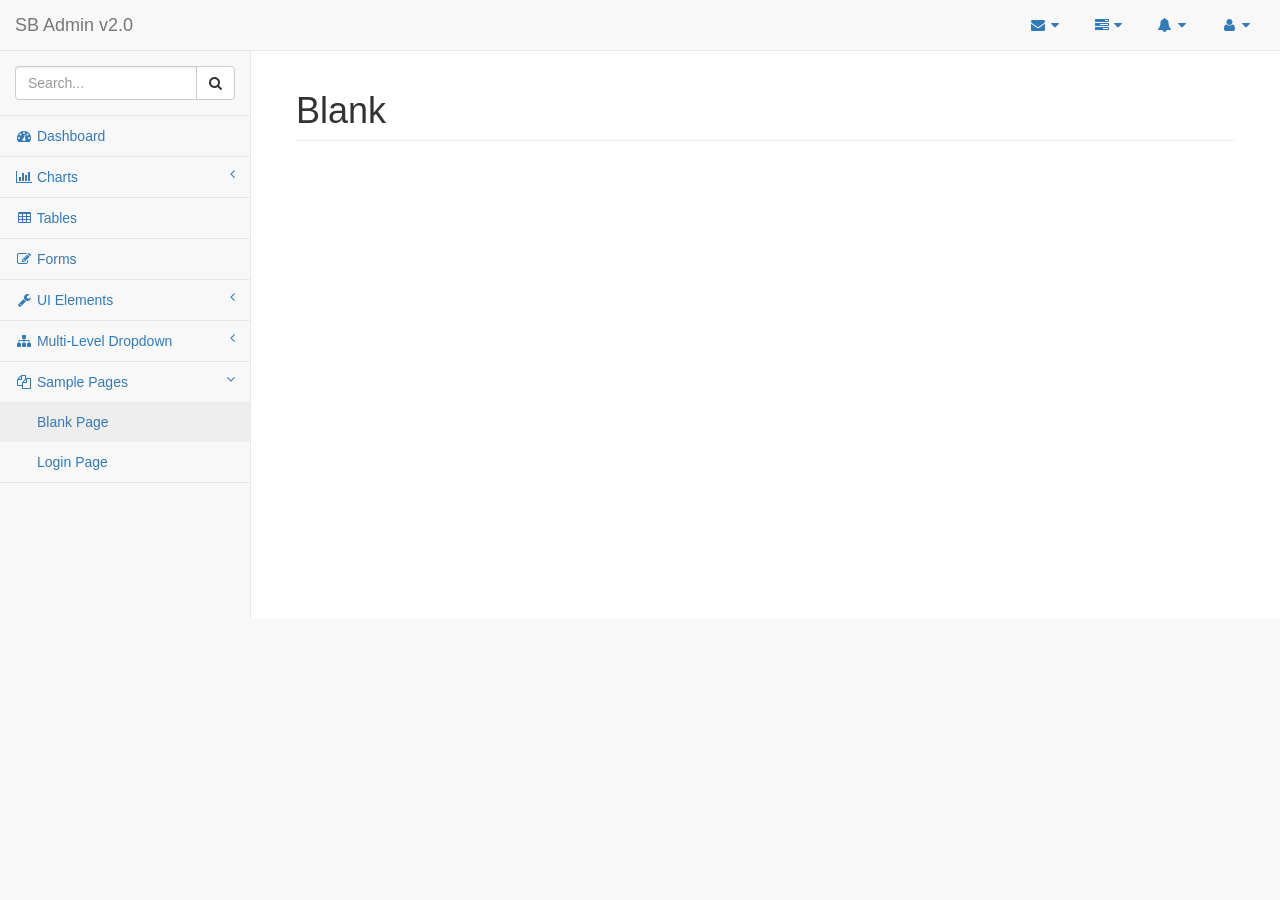
<file: admin/pages/blank.html>
<!DOCTYPE html>
<html lang="en">

<head>

    <meta charset="utf-8">
    <meta http-equiv="X-UA-Compatible" content="IE=edge">
    <meta name="viewport" content="width=device-width, initial-scale=1">
    <meta name="description" content="">
    <meta name="author" content="">

    <title>SB Admin 2 - Bootstrap Admin Theme</title>

    <!-- Bootstrap Core CSS -->
    <link href="../vendor/bootstrap/css/bootstrap.min.css" rel="stylesheet">

    <!-- MetisMenu CSS -->
    <link href="../vendor/metisMenu/metisMenu.min.css" rel="stylesheet">

    <!-- Custom CSS -->
    <link href="../dist/css/sb-admin-2.css" rel="stylesheet">

    <!-- Custom Fonts -->
    <link href="../vendor/font-awesome/css/font-awesome.min.css" rel="stylesheet" type="text/css">

    <!-- HTML5 Shim and Respond.js IE8 support of HTML5 elements and media queries -->
    <!-- WARNING: Respond.js doesn't work if you view the page via file:// -->
    <!--[if lt IE 9]>
        <script src="https://oss.maxcdn.com/libs/html5shiv/3.7.0/html5shiv.js"></script>
        <script src="https://oss.maxcdn.com/libs/respond.js/1.4.2/respond.min.js"></script>
    <![endif]-->

</head>

<body>

    <div id="wrapper">

        <!-- Navigation -->
        <nav class="navbar navbar-default navbar-static-top" role="navigation" style="margin-bottom: 0">
            <div class="navbar-header">
                <button type="button" class="navbar-toggle" data-toggle="collapse" data-target=".navbar-collapse">
                    <span class="sr-only">Toggle navigation</span>
                    <span class="icon-bar"></span>
                    <span class="icon-bar"></span>
                    <span class="icon-bar"></span>
                </button>
                <a class="navbar-brand" href="index.html">SB Admin v2.0</a>
            </div>
            <!-- /.navbar-header -->

            <ul class="nav navbar-top-links navbar-right">
                <li class="dropdown">
                    <a class="dropdown-toggle" data-toggle="dropdown" href="#">
                        <i class="fa fa-envelope fa-fw"></i> <i class="fa fa-caret-down"></i>
                    </a>
                    <ul class="dropdown-menu dropdown-messages">
                        <li>
                            <a href="#">
                                <div>
                                    <strong>John Smith</strong>
                                    <span class="pull-right text-muted">
                                        <em>Yesterday</em>
                                    </span>
                                </div>
                                <div>Lorem ipsum dolor sit amet, consectetur adipiscing elit. Pellentesque eleifend...</div>
                            </a>
                        </li>
                        <li class="divider"></li>
                        <li>
                            <a href="#">
                                <div>
                                    <strong>John Smith</strong>
                                    <span class="pull-right text-muted">
                                        <em>Yesterday</em>
                                    </span>
                                </div>
                                <div>Lorem ipsum dolor sit amet, consectetur adipiscing elit. Pellentesque eleifend...</div>
                            </a>
                        </li>
                        <li class="divider"></li>
                        <li>
                            <a href="#">
                                <div>
                                    <strong>John Smith</strong>
                                    <span class="pull-right text-muted">
                                        <em>Yesterday</em>
                                    </span>
                                </div>
                                <div>Lorem ipsum dolor sit amet, consectetur adipiscing elit. Pellentesque eleifend...</div>
                            </a>
                        </li>
                        <li class="divider"></li>
                        <li>
                            <a class="text-center" href="#">
                                <strong>Read All Messages</strong>
                                <i class="fa fa-angle-right"></i>
                            </a>
                        </li>
                    </ul>
                    <!-- /.dropdown-messages -->
                </li>
                <!-- /.dropdown -->
                <li class="dropdown">
                    <a class="dropdown-toggle" data-toggle="dropdown" href="#">
                        <i class="fa fa-tasks fa-fw"></i> <i class="fa fa-caret-down"></i>
                    </a>
                    <ul class="dropdown-menu dropdown-tasks">
                        <li>
                            <a href="#">
                                <div>
                                    <p>
                                        <strong>Task 1</strong>
                                        <span class="pull-right text-muted">40% Complete</span>
                                    </p>
                                    <div class="progress progress-striped active">
                                        <div class="progress-bar progress-bar-success" role="progressbar" aria-valuenow="40" aria-valuemin="0" aria-valuemax="100" style="width: 40%">
                                            <span class="sr-only">40% Complete (success)</span>
                                        </div>
                                    </div>
                                </div>
                            </a>
                        </li>
                        <li class="divider"></li>
                        <li>
                            <a href="#">
                                <div>
                                    <p>
                                        <strong>Task 2</strong>
                                        <span class="pull-right text-muted">20% Complete</span>
                                    </p>
                                    <div class="progress progress-striped active">
                                        <div class="progress-bar progress-bar-info" role="progressbar" aria-valuenow="20" aria-valuemin="0" aria-valuemax="100" style="width: 20%">
                                            <span class="sr-only">20% Complete</span>
                                        </div>
                                    </div>
                                </div>
                            </a>
                        </li>
                        <li class="divider"></li>
                        <li>
                            <a href="#">
                                <div>
                                    <p>
                                        <strong>Task 3</strong>
                                        <span class="pull-right text-muted">60% Complete</span>
                                    </p>
                                    <div class="progress progress-striped active">
                                        <div class="progress-bar progress-bar-warning" role="progressbar" aria-valuenow="60" aria-valuemin="0" aria-valuemax="100" style="width: 60%">
                                            <span class="sr-only">60% Complete (warning)</span>
                                        </div>
                                    </div>
                                </div>
                            </a>
                        </li>
                        <li class="divider"></li>
                        <li>
                            <a href="#">
                                <div>
                                    <p>
                                        <strong>Task 4</strong>
                                        <span class="pull-right text-muted">80% Complete</span>
                                    </p>
                                    <div class="progress progress-striped active">
                                        <div class="progress-bar progress-bar-danger" role="progressbar" aria-valuenow="80" aria-valuemin="0" aria-valuemax="100" style="width: 80%">
                                            <span class="sr-only">80% Complete (danger)</span>
                                        </div>
                                    </div>
                                </div>
                            </a>
                        </li>
                        <li class="divider"></li>
                        <li>
                            <a class="text-center" href="#">
                                <strong>See All Tasks</strong>
                                <i class="fa fa-angle-right"></i>
                            </a>
                        </li>
                    </ul>
                    <!-- /.dropdown-tasks -->
                </li>
                <!-- /.dropdown -->
                <li class="dropdown">
                    <a class="dropdown-toggle" data-toggle="dropdown" href="#">
                        <i class="fa fa-bell fa-fw"></i> <i class="fa fa-caret-down"></i>
                    </a>
                    <ul class="dropdown-menu dropdown-alerts">
                        <li>
                            <a href="#">
                                <div>
                                    <i class="fa fa-comment fa-fw"></i> New Comment
                                    <span class="pull-right text-muted small">4 minutes ago</span>
                                </div>
                            </a>
                        </li>
                        <li class="divider"></li>
                        <li>
                            <a href="#">
                                <div>
                                    <i class="fa fa-twitter fa-fw"></i> 3 New Followers
                                    <span class="pull-right text-muted small">12 minutes ago</span>
                                </div>
                            </a>
                        </li>
                        <li class="divider"></li>
                        <li>
                            <a href="#">
                                <div>
                                    <i class="fa fa-envelope fa-fw"></i> Message Sent
                                    <span class="pull-right text-muted small">4 minutes ago</span>
                                </div>
                            </a>
                        </li>
                        <li class="divider"></li>
                        <li>
                            <a href="#">
                                <div>
                                    <i class="fa fa-tasks fa-fw"></i> New Task
                                    <span class="pull-right text-muted small">4 minutes ago</span>
                                </div>
                            </a>
                        </li>
                        <li class="divider"></li>
                        <li>
                            <a href="#">
                                <div>
                                    <i class="fa fa-upload fa-fw"></i> Server Rebooted
                                    <span class="pull-right text-muted small">4 minutes ago</span>
                                </div>
                            </a>
                        </li>
                        <li class="divider"></li>
                        <li>
                            <a class="text-center" href="#">
                                <strong>See All Alerts</strong>
                                <i class="fa fa-angle-right"></i>
                            </a>
                        </li>
                    </ul>
                    <!-- /.dropdown-alerts -->
                </li>
                <!-- /.dropdown -->
                <li class="dropdown">
                    <a class="dropdown-toggle" data-toggle="dropdown" href="#">
                        <i class="fa fa-user fa-fw"></i> <i class="fa fa-caret-down"></i>
                    </a>
                    <ul class="dropdown-menu dropdown-user">
                        <li><a href="#"><i class="fa fa-user fa-fw"></i> User Profile</a>
                        </li>
                        <li><a href="#"><i class="fa fa-gear fa-fw"></i> Settings</a>
                        </li>
                        <li class="divider"></li>
                        <li><a href="login.html"><i class="fa fa-sign-out fa-fw"></i> Logout</a>
                        </li>
                    </ul>
                    <!-- /.dropdown-user -->
                </li>
                <!-- /.dropdown -->
            </ul>
            <!-- /.navbar-top-links -->

            <div class="navbar-default sidebar" role="navigation">
                <div class="sidebar-nav navbar-collapse">
                    <ul class="nav" id="side-menu">
                        <li class="sidebar-search">
                            <div class="input-group custom-search-form">
                                <input type="text" class="form-control" placeholder="Search...">
                                <span class="input-group-btn">
                                    <button class="btn btn-default" type="button">
                                        <i class="fa fa-search"></i>
                                    </button>
                                </span>
                            </div>
                            <!-- /input-group -->
                        </li>
                        <li>
                            <a href="index.html"><i class="fa fa-dashboard fa-fw"></i> Dashboard</a>
                        </li>
                        <li>
                            <a href="#"><i class="fa fa-bar-chart-o fa-fw"></i> Charts<span class="fa arrow"></span></a>
                            <ul class="nav nav-second-level">
                                <li>
                                    <a href="flot.html">Flot Charts</a>
                                </li>
                                <li>
                                    <a href="morris.html">Morris.js Charts</a>
                                </li>
                            </ul>
                            <!-- /.nav-second-level -->
                        </li>
                        <li>
                            <a href="tables.html"><i class="fa fa-table fa-fw"></i> Tables</a>
                        </li>
                        <li>
                            <a href="forms.html"><i class="fa fa-edit fa-fw"></i> Forms</a>
                        </li>
                        <li>
                            <a href="#"><i class="fa fa-wrench fa-fw"></i> UI Elements<span class="fa arrow"></span></a>
                            <ul class="nav nav-second-level">
                                <li>
                                    <a href="panels-wells.html">Panels and Wells</a>
                                </li>
                                <li>
                                    <a href="buttons.html">Buttons</a>
                                </li>
                                <li>
                                    <a href="notifications.html">Notifications</a>
                                </li>
                                <li>
                                    <a href="typography.html">Typography</a>
                                </li>
                                <li>
                                    <a href="icons.html"> Icons</a>
                                </li>
                                <li>
                                    <a href="grid.html">Grid</a>
                                </li>
                            </ul>
                            <!-- /.nav-second-level -->
                        </li>
                        <li>
                            <a href="#"><i class="fa fa-sitemap fa-fw"></i> Multi-Level Dropdown<span class="fa arrow"></span></a>
                            <ul class="nav nav-second-level">
                                <li>
                                    <a href="#">Second Level Item</a>
                                </li>
                                <li>
                                    <a href="#">Second Level Item</a>
                                </li>
                                <li>
                                    <a href="#">Third Level <span class="fa arrow"></span></a>
                                    <ul class="nav nav-third-level">
                                        <li>
                                            <a href="#">Third Level Item</a>
                                        </li>
                                        <li>
                                            <a href="#">Third Level Item</a>
                                        </li>
                                        <li>
                                            <a href="#">Third Level Item</a>
                                        </li>
                                        <li>
                                            <a href="#">Third Level Item</a>
                                        </li>
                                    </ul>
                                    <!-- /.nav-third-level -->
                                </li>
                            </ul>
                            <!-- /.nav-second-level -->
                        </li>
                        <li class="active">
                            <a href="#"><i class="fa fa-files-o fa-fw"></i> Sample Pages<span class="fa arrow"></span></a>
                            <ul class="nav nav-second-level">
                                <li>
                                    <a class="active" href="blank.html">Blank Page</a>
                                </li>
                                <li>
                                    <a href="login.html">Login Page</a>
                                </li>
                            </ul>
                            <!-- /.nav-second-level -->
                        </li>
                    </ul>
                </div>
                <!-- /.sidebar-collapse -->
            </div>
            <!-- /.navbar-static-side -->
        </nav>

        <!-- Page Content -->
        <div id="page-wrapper">
            <div class="container-fluid">
                <div class="row">
                    <div class="col-lg-12">
                        <h1 class="page-header">Blank</h1>
                    </div>
                    <!-- /.col-lg-12 -->
                </div>
                <!-- /.row -->
            </div>
            <!-- /.container-fluid -->
        </div>
        <!-- /#page-wrapper -->

    </div>
    <!-- /#wrapper -->

    <!-- jQuery -->
    <script src="../vendor/jquery/jquery.min.js"></script>

    <!-- Bootstrap Core JavaScript -->
    <script src="../vendor/bootstrap/js/bootstrap.min.js"></script>

    <!-- Metis Menu Plugin JavaScript -->
    <script src="../vendor/metisMenu/metisMenu.min.js"></script>

    <!-- Custom Theme JavaScript -->
    <script src="../dist/js/sb-admin-2.js"></script>

</body>

</html>
</file>
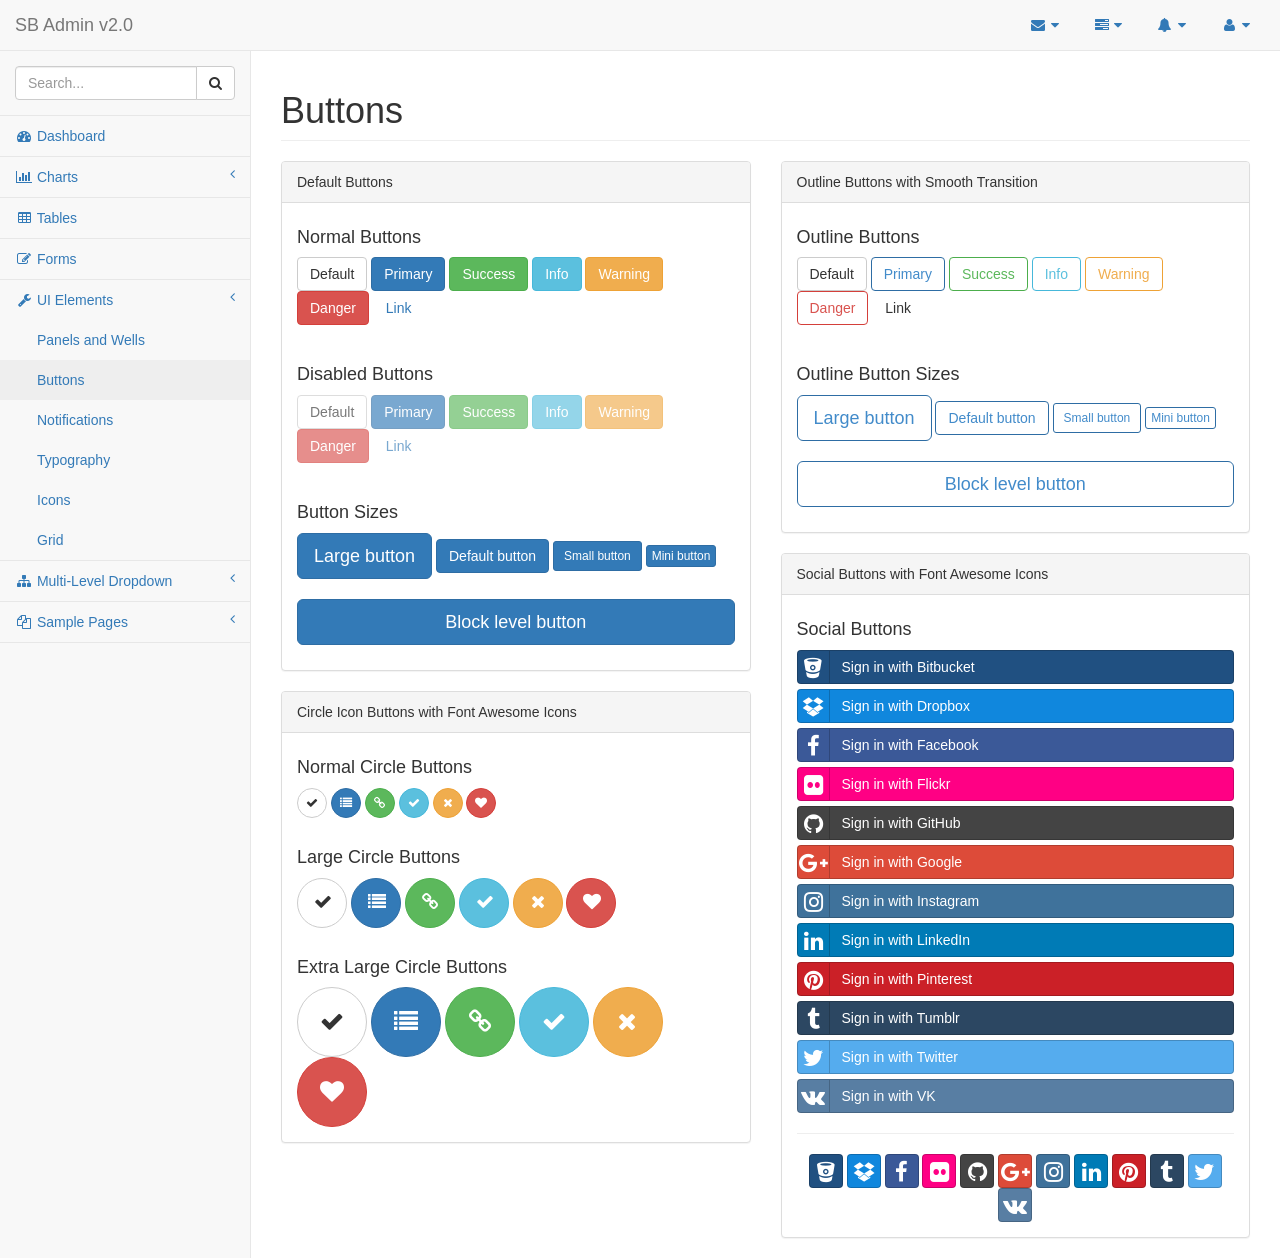
<file: admin/pages/buttons.html>
<!DOCTYPE html>
<html lang="en">

<head>

    <meta charset="utf-8">
    <meta http-equiv="X-UA-Compatible" content="IE=edge">
    <meta name="viewport" content="width=device-width, initial-scale=1">
    <meta name="description" content="">
    <meta name="author" content="">

    <title>SB Admin 2 - Bootstrap Admin Theme</title>

    <!-- Bootstrap Core CSS -->
    <link href="../vendor/bootstrap/css/bootstrap.min.css" rel="stylesheet">

    <!-- MetisMenu CSS -->
    <link href="../vendor/metisMenu/metisMenu.min.css" rel="stylesheet">

    <!-- Social Buttons CSS -->
    <link href="../vendor/bootstrap-social/bootstrap-social.css" rel="stylesheet">

    <!-- Custom CSS -->
    <link href="../dist/css/sb-admin-2.css" rel="stylesheet">

    <!-- Custom Fonts -->
    <link href="../vendor/font-awesome/css/font-awesome.min.css" rel="stylesheet" type="text/css">

    <!-- HTML5 Shim and Respond.js IE8 support of HTML5 elements and media queries -->
    <!-- WARNING: Respond.js doesn't work if you view the page via file:// -->
    <!--[if lt IE 9]>
        <script src="https://oss.maxcdn.com/libs/html5shiv/3.7.0/html5shiv.js"></script>
        <script src="https://oss.maxcdn.com/libs/respond.js/1.4.2/respond.min.js"></script>
    <![endif]-->

</head>

<body>

    <div id="wrapper">

        <!-- Navigation -->
        <nav class="navbar navbar-default navbar-static-top" role="navigation" style="margin-bottom: 0">
            <div class="navbar-header">
                <button type="button" class="navbar-toggle" data-toggle="collapse" data-target=".navbar-collapse">
                    <span class="sr-only">Toggle navigation</span>
                    <span class="icon-bar"></span>
                    <span class="icon-bar"></span>
                    <span class="icon-bar"></span>
                </button>
                <a class="navbar-brand" href="index.html">SB Admin v2.0</a>
            </div>
            <!-- /.navbar-header -->

            <ul class="nav navbar-top-links navbar-right">
                <li class="dropdown">
                    <a class="dropdown-toggle" data-toggle="dropdown" href="#">
                        <i class="fa fa-envelope fa-fw"></i> <i class="fa fa-caret-down"></i>
                    </a>
                    <ul class="dropdown-menu dropdown-messages">
                        <li>
                            <a href="#">
                                <div>
                                    <strong>John Smith</strong>
                                    <span class="pull-right text-muted">
                                        <em>Yesterday</em>
                                    </span>
                                </div>
                                <div>Lorem ipsum dolor sit amet, consectetur adipiscing elit. Pellentesque eleifend...</div>
                            </a>
                        </li>
                        <li class="divider"></li>
                        <li>
                            <a href="#">
                                <div>
                                    <strong>John Smith</strong>
                                    <span class="pull-right text-muted">
                                        <em>Yesterday</em>
                                    </span>
                                </div>
                                <div>Lorem ipsum dolor sit amet, consectetur adipiscing elit. Pellentesque eleifend...</div>
                            </a>
                        </li>
                        <li class="divider"></li>
                        <li>
                            <a href="#">
                                <div>
                                    <strong>John Smith</strong>
                                    <span class="pull-right text-muted">
                                        <em>Yesterday</em>
                                    </span>
                                </div>
                                <div>Lorem ipsum dolor sit amet, consectetur adipiscing elit. Pellentesque eleifend...</div>
                            </a>
                        </li>
                        <li class="divider"></li>
                        <li>
                            <a class="text-center" href="#">
                                <strong>Read All Messages</strong>
                                <i class="fa fa-angle-right"></i>
                            </a>
                        </li>
                    </ul>
                    <!-- /.dropdown-messages -->
                </li>
                <!-- /.dropdown -->
                <li class="dropdown">
                    <a class="dropdown-toggle" data-toggle="dropdown" href="#">
                        <i class="fa fa-tasks fa-fw"></i> <i class="fa fa-caret-down"></i>
                    </a>
                    <ul class="dropdown-menu dropdown-tasks">
                        <li>
                            <a href="#">
                                <div>
                                    <p>
                                        <strong>Task 1</strong>
                                        <span class="pull-right text-muted">40% Complete</span>
                                    </p>
                                    <div class="progress progress-striped active">
                                        <div class="progress-bar progress-bar-success" role="progressbar" aria-valuenow="40" aria-valuemin="0" aria-valuemax="100" style="width: 40%">
                                            <span class="sr-only">40% Complete (success)</span>
                                        </div>
                                    </div>
                                </div>
                            </a>
                        </li>
                        <li class="divider"></li>
                        <li>
                            <a href="#">
                                <div>
                                    <p>
                                        <strong>Task 2</strong>
                                        <span class="pull-right text-muted">20% Complete</span>
                                    </p>
                                    <div class="progress progress-striped active">
                                        <div class="progress-bar progress-bar-info" role="progressbar" aria-valuenow="20" aria-valuemin="0" aria-valuemax="100" style="width: 20%">
                                            <span class="sr-only">20% Complete</span>
                                        </div>
                                    </div>
                                </div>
                            </a>
                        </li>
                        <li class="divider"></li>
                        <li>
                            <a href="#">
                                <div>
                                    <p>
                                        <strong>Task 3</strong>
                                        <span class="pull-right text-muted">60% Complete</span>
                                    </p>
                                    <div class="progress progress-striped active">
                                        <div class="progress-bar progress-bar-warning" role="progressbar" aria-valuenow="60" aria-valuemin="0" aria-valuemax="100" style="width: 60%">
                                            <span class="sr-only">60% Complete (warning)</span>
                                        </div>
                                    </div>
                                </div>
                            </a>
                        </li>
                        <li class="divider"></li>
                        <li>
                            <a href="#">
                                <div>
                                    <p>
                                        <strong>Task 4</strong>
                                        <span class="pull-right text-muted">80% Complete</span>
                                    </p>
                                    <div class="progress progress-striped active">
                                        <div class="progress-bar progress-bar-danger" role="progressbar" aria-valuenow="80" aria-valuemin="0" aria-valuemax="100" style="width: 80%">
                                            <span class="sr-only">80% Complete (danger)</span>
                                        </div>
                                    </div>
                                </div>
                            </a>
                        </li>
                        <li class="divider"></li>
                        <li>
                            <a class="text-center" href="#">
                                <strong>See All Tasks</strong>
                                <i class="fa fa-angle-right"></i>
                            </a>
                        </li>
                    </ul>
                    <!-- /.dropdown-tasks -->
                </li>
                <!-- /.dropdown -->
                <li class="dropdown">
                    <a class="dropdown-toggle" data-toggle="dropdown" href="#">
                        <i class="fa fa-bell fa-fw"></i> <i class="fa fa-caret-down"></i>
                    </a>
                    <ul class="dropdown-menu dropdown-alerts">
                        <li>
                            <a href="#">
                                <div>
                                    <i class="fa fa-comment fa-fw"></i> New Comment
                                    <span class="pull-right text-muted small">4 minutes ago</span>
                                </div>
                            </a>
                        </li>
                        <li class="divider"></li>
                        <li>
                            <a href="#">
                                <div>
                                    <i class="fa fa-twitter fa-fw"></i> 3 New Followers
                                    <span class="pull-right text-muted small">12 minutes ago</span>
                                </div>
                            </a>
                        </li>
                        <li class="divider"></li>
                        <li>
                            <a href="#">
                                <div>
                                    <i class="fa fa-envelope fa-fw"></i> Message Sent
                                    <span class="pull-right text-muted small">4 minutes ago</span>
                                </div>
                            </a>
                        </li>
                        <li class="divider"></li>
                        <li>
                            <a href="#">
                                <div>
                                    <i class="fa fa-tasks fa-fw"></i> New Task
                                    <span class="pull-right text-muted small">4 minutes ago</span>
                                </div>
                            </a>
                        </li>
                        <li class="divider"></li>
                        <li>
                            <a href="#">
                                <div>
                                    <i class="fa fa-upload fa-fw"></i> Server Rebooted
                                    <span class="pull-right text-muted small">4 minutes ago</span>
                                </div>
                            </a>
                        </li>
                        <li class="divider"></li>
                        <li>
                            <a class="text-center" href="#">
                                <strong>See All Alerts</strong>
                                <i class="fa fa-angle-right"></i>
                            </a>
                        </li>
                    </ul>
                    <!-- /.dropdown-alerts -->
                </li>
                <!-- /.dropdown -->
                <li class="dropdown">
                    <a class="dropdown-toggle" data-toggle="dropdown" href="#">
                        <i class="fa fa-user fa-fw"></i> <i class="fa fa-caret-down"></i>
                    </a>
                    <ul class="dropdown-menu dropdown-user">
                        <li><a href="#"><i class="fa fa-user fa-fw"></i> User Profile</a>
                        </li>
                        <li><a href="#"><i class="fa fa-gear fa-fw"></i> Settings</a>
                        </li>
                        <li class="divider"></li>
                        <li><a href="login.html"><i class="fa fa-sign-out fa-fw"></i> Logout</a>
                        </li>
                    </ul>
                    <!-- /.dropdown-user -->
                </li>
                <!-- /.dropdown -->
            </ul>
            <!-- /.navbar-top-links -->

            <div class="navbar-default sidebar" role="navigation">
                <div class="sidebar-nav navbar-collapse">
                    <ul class="nav" id="side-menu">
                        <li class="sidebar-search">
                            <div class="input-group custom-search-form">
                                <input type="text" class="form-control" placeholder="Search...">
                                <span class="input-group-btn">
                                <button class="btn btn-default" type="button">
                                    <i class="fa fa-search"></i>
                                </button>
                            </span>
                            </div>
                            <!-- /input-group -->
                        </li>
                        <li>
                            <a href="index.html"><i class="fa fa-dashboard fa-fw"></i> Dashboard</a>
                        </li>
                        <li>
                            <a href="#"><i class="fa fa-bar-chart-o fa-fw"></i> Charts<span class="fa arrow"></span></a>
                            <ul class="nav nav-second-level">
                                <li>
                                    <a href="flot.html">Flot Charts</a>
                                </li>
                                <li>
                                    <a href="morris.html">Morris.js Charts</a>
                                </li>
                            </ul>
                            <!-- /.nav-second-level -->
                        </li>
                        <li>
                            <a href="tables.html"><i class="fa fa-table fa-fw"></i> Tables</a>
                        </li>
                        <li>
                            <a href="forms.html"><i class="fa fa-edit fa-fw"></i> Forms</a>
                        </li>
                        <li>
                            <a href="#"><i class="fa fa-wrench fa-fw"></i> UI Elements<span class="fa arrow"></span></a>
                            <ul class="nav nav-second-level">
                                <li>
                                    <a href="panels-wells.html">Panels and Wells</a>
                                </li>
                                <li>
                                    <a href="buttons.html">Buttons</a>
                                </li>
                                <li>
                                    <a href="notifications.html">Notifications</a>
                                </li>
                                <li>
                                    <a href="typography.html">Typography</a>
                                </li>
                                <li>
                                    <a href="icons.html"> Icons</a>
                                </li>
                                <li>
                                    <a href="grid.html">Grid</a>
                                </li>
                            </ul>
                            <!-- /.nav-second-level -->
                        </li>
                        <li>
                            <a href="#"><i class="fa fa-sitemap fa-fw"></i> Multi-Level Dropdown<span class="fa arrow"></span></a>
                            <ul class="nav nav-second-level">
                                <li>
                                    <a href="#">Second Level Item</a>
                                </li>
                                <li>
                                    <a href="#">Second Level Item</a>
                                </li>
                                <li>
                                    <a href="#">Third Level <span class="fa arrow"></span></a>
                                    <ul class="nav nav-third-level">
                                        <li>
                                            <a href="#">Third Level Item</a>
                                        </li>
                                        <li>
                                            <a href="#">Third Level Item</a>
                                        </li>
                                        <li>
                                            <a href="#">Third Level Item</a>
                                        </li>
                                        <li>
                                            <a href="#">Third Level Item</a>
                                        </li>
                                    </ul>
                                    <!-- /.nav-third-level -->
                                </li>
                            </ul>
                            <!-- /.nav-second-level -->
                        </li>
                        <li>
                            <a href="#"><i class="fa fa-files-o fa-fw"></i> Sample Pages<span class="fa arrow"></span></a>
                            <ul class="nav nav-second-level">
                                <li>
                                    <a href="blank.html">Blank Page</a>
                                </li>
                                <li>
                                    <a href="login.html">Login Page</a>
                                </li>
                            </ul>
                            <!-- /.nav-second-level -->
                        </li>
                    </ul>
                </div>
                <!-- /.sidebar-collapse -->
            </div>
            <!-- /.navbar-static-side -->
        </nav>

        <!-- Page Content -->
        <div id="page-wrapper">
            <div class="row">
                <div class="col-lg-12">
                    <h1 class="page-header">Buttons</h1>
                </div>
                <!-- /.col-lg-12 -->
            </div>
            <!-- /.row -->
            <div class="row">
                <div class="col-lg-6">
                    <div class="panel panel-default">
                        <div class="panel-heading">
                            Default Buttons
                        </div>
                        <!-- /.panel-heading -->
                        <div class="panel-body">
                            <h4>Normal Buttons</h4>
                            <p>
                                <button type="button" class="btn btn-default">Default</button>
                                <button type="button" class="btn btn-primary">Primary</button>
                                <button type="button" class="btn btn-success">Success</button>
                                <button type="button" class="btn btn-info">Info</button>
                                <button type="button" class="btn btn-warning">Warning</button>
                                <button type="button" class="btn btn-danger">Danger</button>
                                <button type="button" class="btn btn-link">Link</button>
                            </p>
                            <br>
                            <h4>Disabled Buttons</h4>
                            <p>
                                <button type="button" class="btn btn-default disabled">Default</button>
                                <button type="button" class="btn btn-primary disabled">Primary</button>
                                <button type="button" class="btn btn-success disabled">Success</button>
                                <button type="button" class="btn btn-info disabled">Info</button>
                                <button type="button" class="btn btn-warning disabled">Warning</button>
                                <button type="button" class="btn btn-danger disabled">Danger</button>
                                <button type="button" class="btn btn-link disabled">Link</button>
                            </p>
                            <br>
                            <h4>Button Sizes</h4>
                            <p>
                                <button type="button" class="btn btn-primary btn-lg">Large button</button>
                                <button type="button" class="btn btn-primary">Default button</button>
                                <button type="button" class="btn btn-primary btn-sm">Small button</button>
                                <button type="button" class="btn btn-primary btn-xs">Mini button</button>
                                <br>
                                <br>
                                <button type="button" class="btn btn-primary btn-lg btn-block">Block level button</button>
                            </p>
                        </div>
                        <!-- /.panel-body -->
                    </div>
                    <!-- /.panel -->
                    <div class="panel panel-default">
                        <div class="panel-heading">
                            Circle Icon Buttons with Font Awesome Icons
                        </div>
                        <!-- /.panel-heading -->
                        <div class="panel-body">
                            <h4>Normal Circle Buttons</h4>
                            <button type="button" class="btn btn-default btn-circle"><i class="fa fa-check"></i>
                            </button>
                            <button type="button" class="btn btn-primary btn-circle"><i class="fa fa-list"></i>
                            </button>
                            <button type="button" class="btn btn-success btn-circle"><i class="fa fa-link"></i>
                            </button>
                            <button type="button" class="btn btn-info btn-circle"><i class="fa fa-check"></i>
                            </button>
                            <button type="button" class="btn btn-warning btn-circle"><i class="fa fa-times"></i>
                            </button>
                            <button type="button" class="btn btn-danger btn-circle"><i class="fa fa-heart"></i>
                            </button>
                            <br>
                            <br>
                            <h4>Large Circle Buttons</h4>
                            <button type="button" class="btn btn-default btn-circle btn-lg"><i class="fa fa-check"></i>
                            </button>
                            <button type="button" class="btn btn-primary btn-circle btn-lg"><i class="fa fa-list"></i>
                            </button>
                            <button type="button" class="btn btn-success btn-circle btn-lg"><i class="fa fa-link"></i>
                            </button>
                            <button type="button" class="btn btn-info btn-circle btn-lg"><i class="fa fa-check"></i>
                            </button>
                            <button type="button" class="btn btn-warning btn-circle btn-lg"><i class="fa fa-times"></i>
                            </button>
                            <button type="button" class="btn btn-danger btn-circle btn-lg"><i class="fa fa-heart"></i>
                            </button>
                            <br>
                            <br>
                            <h4>Extra Large Circle Buttons</h4>
                            <button type="button" class="btn btn-default btn-circle btn-xl"><i class="fa fa-check"></i>
                            </button>
                            <button type="button" class="btn btn-primary btn-circle btn-xl"><i class="fa fa-list"></i>
                            </button>
                            <button type="button" class="btn btn-success btn-circle btn-xl"><i class="fa fa-link"></i>
                            </button>
                            <button type="button" class="btn btn-info btn-circle btn-xl"><i class="fa fa-check"></i>
                            </button>
                            <button type="button" class="btn btn-warning btn-circle btn-xl"><i class="fa fa-times"></i>
                            </button>
                            <button type="button" class="btn btn-danger btn-circle btn-xl"><i class="fa fa-heart"></i>
                            </button>
                        </div>
                        <!-- /.panel-body -->
                    </div>
                    <!-- /.panel -->
                </div>
                <!-- /.col-lg-6 -->
                <div class="col-lg-6">
                    <div class="panel panel-default">
                        <div class="panel-heading">
                            Outline Buttons with Smooth Transition
                        </div>
                        <!-- /.panel-heading -->
                        <div class="panel-body">
                            <h4>Outline Buttons</h4>
                            <p>
                                <button type="button" class="btn btn-outline btn-default">Default</button>
                                <button type="button" class="btn btn-outline btn-primary">Primary</button>
                                <button type="button" class="btn btn-outline btn-success">Success</button>
                                <button type="button" class="btn btn-outline btn-info">Info</button>
                                <button type="button" class="btn btn-outline btn-warning">Warning</button>
                                <button type="button" class="btn btn-outline btn-danger">Danger</button>
                                <button type="button" class="btn btn-outline btn-link">Link</button>
                            </p>
                            <br>
                            <h4>Outline Button Sizes</h4>
                            <p>
                                <button type="button" class="btn btn-outline btn-primary btn-lg">Large button</button>
                                <button type="button" class="btn btn-outline btn-primary">Default button</button>
                                <button type="button" class="btn btn-outline btn-primary btn-sm">Small button</button>
                                <button type="button" class="btn btn-outline btn-primary btn-xs">Mini button</button>
                                <br>
                                <br>
                                <button type="button" class="btn btn-outline btn-primary btn-lg btn-block">Block level button</button>
                            </p>
                        </div>
                        <!-- /.panel-body -->
                    </div>
                    <!-- /.panel -->
                    <div class="panel panel-default">
                        <div class="panel-heading">
                            Social Buttons with Font Awesome Icons
                        </div>
                        <!-- /.panel-heading -->
                        <div class="panel-body">
                            <h4>Social Buttons</h4>
                            <a class="btn btn-block btn-social btn-bitbucket">
                                <i class="fa fa-bitbucket"></i> Sign in with Bitbucket
                            </a>
                            <a class="btn btn-block btn-social btn-dropbox">
                                <i class="fa fa-dropbox"></i> Sign in with Dropbox
                            </a>
                            <a class="btn btn-block btn-social btn-facebook">
                                <i class="fa fa-facebook"></i> Sign in with Facebook
                            </a>
                            <a class="btn btn-block btn-social btn-flickr">
                                <i class="fa fa-flickr"></i> Sign in with Flickr
                            </a>
                            <a class="btn btn-block btn-social btn-github">
                                <i class="fa fa-github"></i> Sign in with GitHub
                            </a>
                            <a class="btn btn-block btn-social btn-google-plus">
                                <i class="fa fa-google-plus"></i> Sign in with Google
                            </a>
                            <a class="btn btn-block btn-social btn-instagram">
                                <i class="fa fa-instagram"></i> Sign in with Instagram
                            </a>
                            <a class="btn btn-block btn-social btn-linkedin">
                                <i class="fa fa-linkedin"></i> Sign in with LinkedIn
                            </a>
                            <a class="btn btn-block btn-social btn-pinterest">
                                <i class="fa fa-pinterest"></i> Sign in with Pinterest
                            </a>
                            <a class="btn btn-block btn-social btn-tumblr">
                                <i class="fa fa-tumblr"></i> Sign in with Tumblr
                            </a>
                            <a class="btn btn-block btn-social btn-twitter">
                                <i class="fa fa-twitter"></i> Sign in with Twitter
                            </a>
                            <a class="btn btn-block btn-social btn-vk">
                                <i class="fa fa-vk"></i> Sign in with VK
                            </a>

                            <hr>

                            <div class="text-center">
                                <a class="btn btn-social-icon btn-bitbucket"><i class="fa fa-bitbucket"></i></a>
                                <a class="btn btn-social-icon btn-dropbox"><i class="fa fa-dropbox"></i></a>
                                <a class="btn btn-social-icon btn-facebook"><i class="fa fa-facebook"></i></a>
                                <a class="btn btn-social-icon btn-flickr"><i class="fa fa-flickr"></i></a>
                                <a class="btn btn-social-icon btn-github"><i class="fa fa-github"></i></a>
                                <a class="btn btn-social-icon btn-google-plus"><i class="fa fa-google-plus"></i></a>
                                <a class="btn btn-social-icon btn-instagram"><i class="fa fa-instagram"></i></a>
                                <a class="btn btn-social-icon btn-linkedin"><i class="fa fa-linkedin"></i></a>
                                <a class="btn btn-social-icon btn-pinterest"><i class="fa fa-pinterest"></i></a>
                                <a class="btn btn-social-icon btn-tumblr"><i class="fa fa-tumblr"></i></a>
                                <a class="btn btn-social-icon btn-twitter"><i class="fa fa-twitter"></i></a>
                                <a class="btn btn-social-icon btn-vk"><i class="fa fa-vk"></i></a>
                            </div>
                        </div>
                        <!-- /.panel-body -->
                    </div>
                    <!-- /.panel -->
                </div>
                <!-- /.col-lg-6 -->
            </div>
            <!-- /.row -->
        </div>
        <!-- /#page-wrapper -->

    </div>
    <!-- /#wrapper -->

    <!-- jQuery -->
    <script src="../vendor/jquery/jquery.min.js"></script>

    <!-- Bootstrap Core JavaScript -->
    <script src="../vendor/bootstrap/js/bootstrap.min.js"></script>

    <!-- Metis Menu Plugin JavaScript -->
    <script src="../vendor/metisMenu/metisMenu.min.js"></script>

    <!-- Custom Theme JavaScript -->
    <script src="../dist/js/sb-admin-2.js"></script>

</body>

</html>
</file>
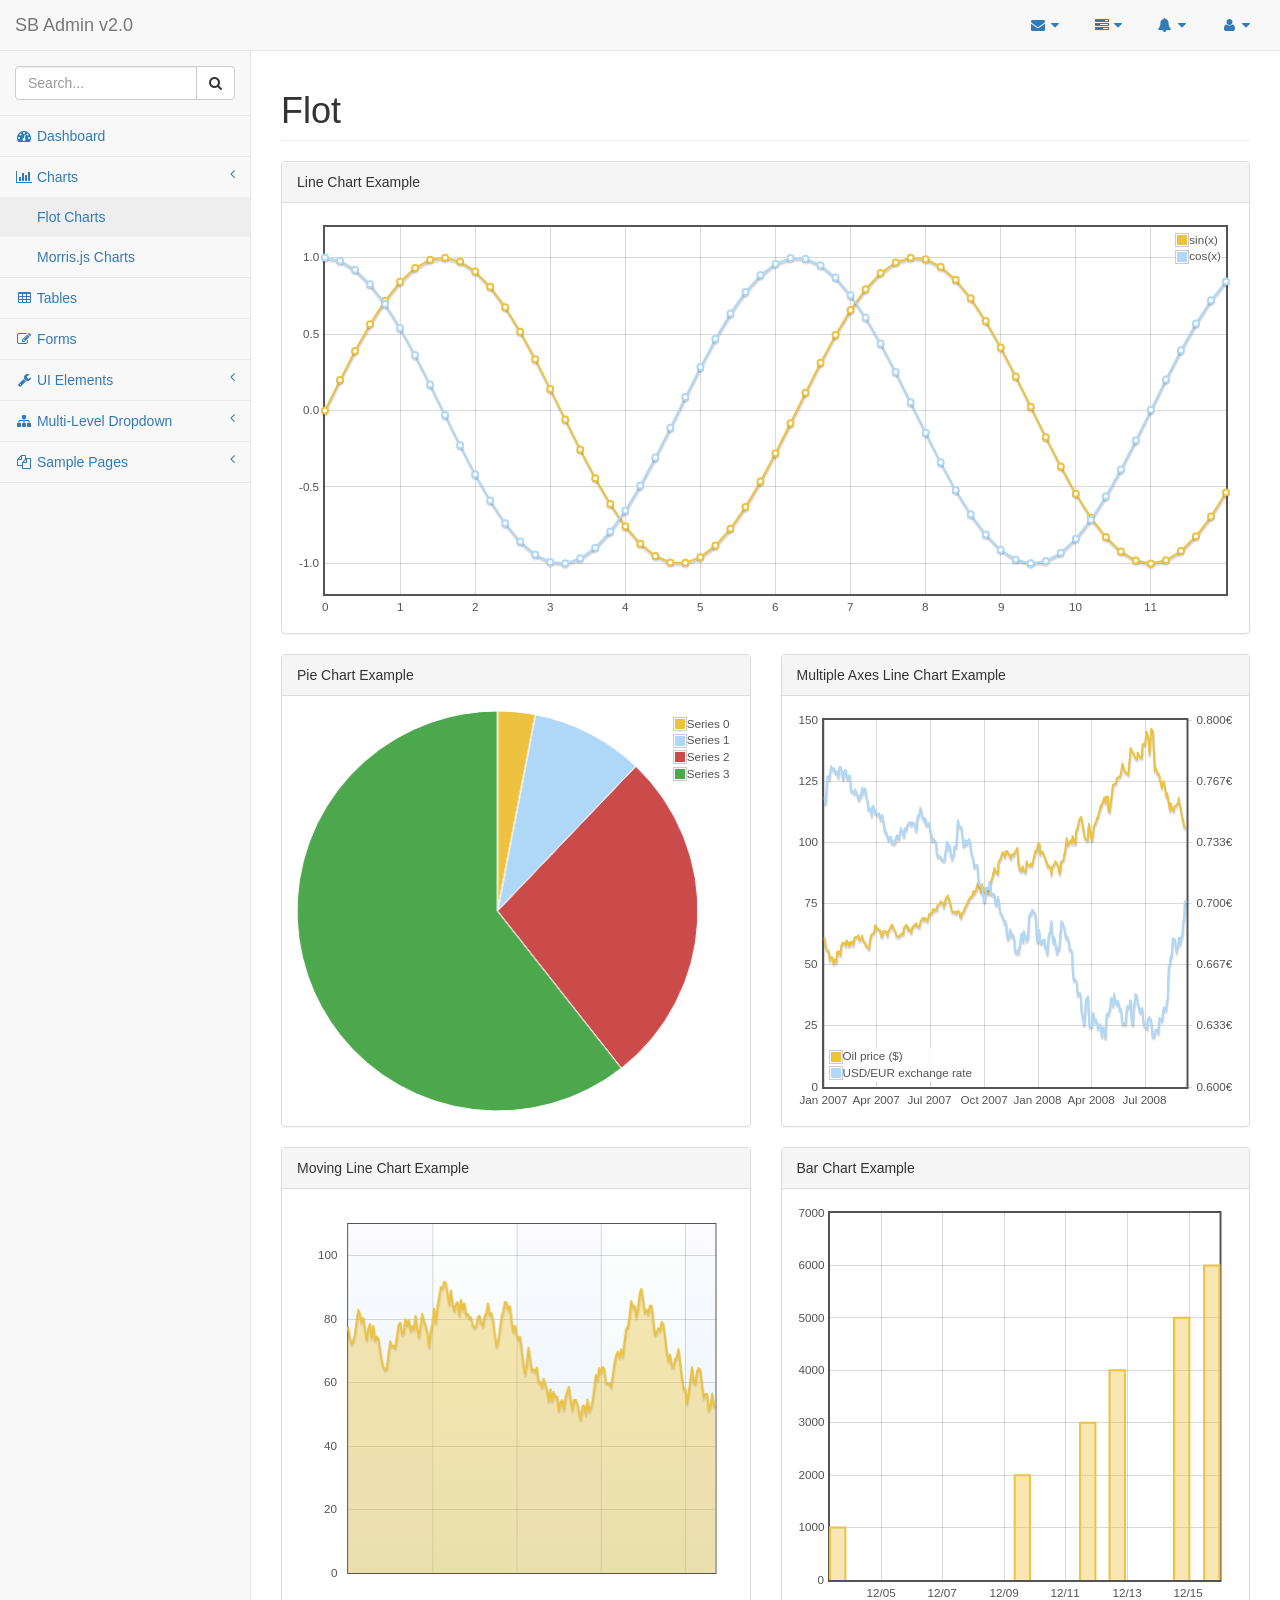
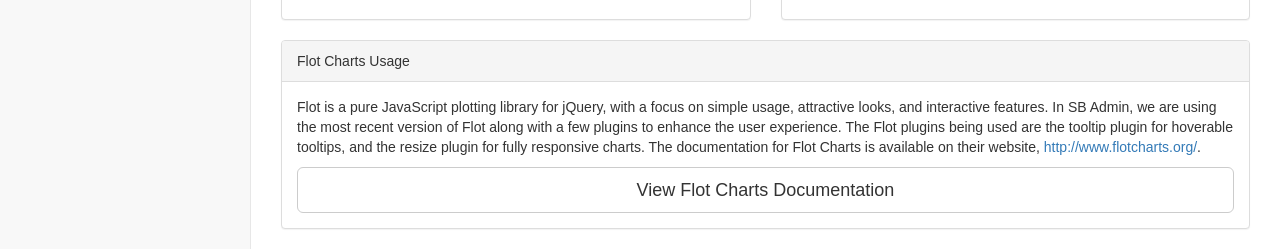
<file: admin/pages/flot.html>
<!DOCTYPE html>
<html lang="en">

<head>

    <meta charset="utf-8">
    <meta http-equiv="X-UA-Compatible" content="IE=edge">
    <meta name="viewport" content="width=device-width, initial-scale=1">
    <meta name="description" content="">
    <meta name="author" content="">

    <title>SB Admin 2 - Bootstrap Admin Theme</title>

    <!-- Bootstrap Core CSS -->
    <link href="../vendor/bootstrap/css/bootstrap.min.css" rel="stylesheet">

    <!-- MetisMenu CSS -->
    <link href="../vendor/metisMenu/metisMenu.min.css" rel="stylesheet">

    <!-- Custom CSS -->
    <link href="../dist/css/sb-admin-2.css" rel="stylesheet">

    <!-- Morris Charts CSS -->
    <link href="../vendor/morrisjs/morris.css" rel="stylesheet">

    <!-- Custom Fonts -->
    <link href="../vendor/font-awesome/css/font-awesome.min.css" rel="stylesheet" type="text/css">

    <!-- HTML5 Shim and Respond.js IE8 support of HTML5 elements and media queries -->
    <!-- WARNING: Respond.js doesn't work if you view the page via file:// -->
    <!--[if lt IE 9]>
        <script src="https://oss.maxcdn.com/libs/html5shiv/3.7.0/html5shiv.js"></script>
        <script src="https://oss.maxcdn.com/libs/respond.js/1.4.2/respond.min.js"></script>
    <![endif]-->

</head>

<body>

    <div id="wrapper">

        <!-- Navigation -->
        <nav class="navbar navbar-default navbar-static-top" role="navigation" style="margin-bottom: 0">
            <div class="navbar-header">
                <button type="button" class="navbar-toggle" data-toggle="collapse" data-target=".navbar-collapse">
                    <span class="sr-only">Toggle navigation</span>
                    <span class="icon-bar"></span>
                    <span class="icon-bar"></span>
                    <span class="icon-bar"></span>
                </button>
                <a class="navbar-brand" href="index.html">SB Admin v2.0</a>
            </div>
            <!-- /.navbar-header -->

            <ul class="nav navbar-top-links navbar-right">
                <li class="dropdown">
                    <a class="dropdown-toggle" data-toggle="dropdown" href="#">
                        <i class="fa fa-envelope fa-fw"></i> <i class="fa fa-caret-down"></i>
                    </a>
                    <ul class="dropdown-menu dropdown-messages">
                        <li>
                            <a href="#">
                                <div>
                                    <strong>John Smith</strong>
                                    <span class="pull-right text-muted">
                                        <em>Yesterday</em>
                                    </span>
                                </div>
                                <div>Lorem ipsum dolor sit amet, consectetur adipiscing elit. Pellentesque eleifend...</div>
                            </a>
                        </li>
                        <li class="divider"></li>
                        <li>
                            <a href="#">
                                <div>
                                    <strong>John Smith</strong>
                                    <span class="pull-right text-muted">
                                        <em>Yesterday</em>
                                    </span>
                                </div>
                                <div>Lorem ipsum dolor sit amet, consectetur adipiscing elit. Pellentesque eleifend...</div>
                            </a>
                        </li>
                        <li class="divider"></li>
                        <li>
                            <a href="#">
                                <div>
                                    <strong>John Smith</strong>
                                    <span class="pull-right text-muted">
                                        <em>Yesterday</em>
                                    </span>
                                </div>
                                <div>Lorem ipsum dolor sit amet, consectetur adipiscing elit. Pellentesque eleifend...</div>
                            </a>
                        </li>
                        <li class="divider"></li>
                        <li>
                            <a class="text-center" href="#">
                                <strong>Read All Messages</strong>
                                <i class="fa fa-angle-right"></i>
                            </a>
                        </li>
                    </ul>
                    <!-- /.dropdown-messages -->
                </li>
                <!-- /.dropdown -->
                <li class="dropdown">
                    <a class="dropdown-toggle" data-toggle="dropdown" href="#">
                        <i class="fa fa-tasks fa-fw"></i> <i class="fa fa-caret-down"></i>
                    </a>
                    <ul class="dropdown-menu dropdown-tasks">
                        <li>
                            <a href="#">
                                <div>
                                    <p>
                                        <strong>Task 1</strong>
                                        <span class="pull-right text-muted">40% Complete</span>
                                    </p>
                                    <div class="progress progress-striped active">
                                        <div class="progress-bar progress-bar-success" role="progressbar" aria-valuenow="40" aria-valuemin="0" aria-valuemax="100" style="width: 40%">
                                            <span class="sr-only">40% Complete (success)</span>
                                        </div>
                                    </div>
                                </div>
                            </a>
                        </li>
                        <li class="divider"></li>
                        <li>
                            <a href="#">
                                <div>
                                    <p>
                                        <strong>Task 2</strong>
                                        <span class="pull-right text-muted">20% Complete</span>
                                    </p>
                                    <div class="progress progress-striped active">
                                        <div class="progress-bar progress-bar-info" role="progressbar" aria-valuenow="20" aria-valuemin="0" aria-valuemax="100" style="width: 20%">
                                            <span class="sr-only">20% Complete</span>
                                        </div>
                                    </div>
                                </div>
                            </a>
                        </li>
                        <li class="divider"></li>
                        <li>
                            <a href="#">
                                <div>
                                    <p>
                                        <strong>Task 3</strong>
                                        <span class="pull-right text-muted">60% Complete</span>
                                    </p>
                                    <div class="progress progress-striped active">
                                        <div class="progress-bar progress-bar-warning" role="progressbar" aria-valuenow="60" aria-valuemin="0" aria-valuemax="100" style="width: 60%">
                                            <span class="sr-only">60% Complete (warning)</span>
                                        </div>
                                    </div>
                                </div>
                            </a>
                        </li>
                        <li class="divider"></li>
                        <li>
                            <a href="#">
                                <div>
                                    <p>
                                        <strong>Task 4</strong>
                                        <span class="pull-right text-muted">80% Complete</span>
                                    </p>
                                    <div class="progress progress-striped active">
                                        <div class="progress-bar progress-bar-danger" role="progressbar" aria-valuenow="80" aria-valuemin="0" aria-valuemax="100" style="width: 80%">
                                            <span class="sr-only">80% Complete (danger)</span>
                                        </div>
                                    </div>
                                </div>
                            </a>
                        </li>
                        <li class="divider"></li>
                        <li>
                            <a class="text-center" href="#">
                                <strong>See All Tasks</strong>
                                <i class="fa fa-angle-right"></i>
                            </a>
                        </li>
                    </ul>
                    <!-- /.dropdown-tasks -->
                </li>
                <!-- /.dropdown -->
                <li class="dropdown">
                    <a class="dropdown-toggle" data-toggle="dropdown" href="#">
                        <i class="fa fa-bell fa-fw"></i> <i class="fa fa-caret-down"></i>
                    </a>
                    <ul class="dropdown-menu dropdown-alerts">
                        <li>
                            <a href="#">
                                <div>
                                    <i class="fa fa-comment fa-fw"></i> New Comment
                                    <span class="pull-right text-muted small">4 minutes ago</span>
                                </div>
                            </a>
                        </li>
                        <li class="divider"></li>
                        <li>
                            <a href="#">
                                <div>
                                    <i class="fa fa-twitter fa-fw"></i> 3 New Followers
                                    <span class="pull-right text-muted small">12 minutes ago</span>
                                </div>
                            </a>
                        </li>
                        <li class="divider"></li>
                        <li>
                            <a href="#">
                                <div>
                                    <i class="fa fa-envelope fa-fw"></i> Message Sent
                                    <span class="pull-right text-muted small">4 minutes ago</span>
                                </div>
                            </a>
                        </li>
                        <li class="divider"></li>
                        <li>
                            <a href="#">
                                <div>
                                    <i class="fa fa-tasks fa-fw"></i> New Task
                                    <span class="pull-right text-muted small">4 minutes ago</span>
                                </div>
                            </a>
                        </li>
                        <li class="divider"></li>
                        <li>
                            <a href="#">
                                <div>
                                    <i class="fa fa-upload fa-fw"></i> Server Rebooted
                                    <span class="pull-right text-muted small">4 minutes ago</span>
                                </div>
                            </a>
                        </li>
                        <li class="divider"></li>
                        <li>
                            <a class="text-center" href="#">
                                <strong>See All Alerts</strong>
                                <i class="fa fa-angle-right"></i>
                            </a>
                        </li>
                    </ul>
                    <!-- /.dropdown-alerts -->
                </li>
                <!-- /.dropdown -->
                <li class="dropdown">
                    <a class="dropdown-toggle" data-toggle="dropdown" href="#">
                        <i class="fa fa-user fa-fw"></i> <i class="fa fa-caret-down"></i>
                    </a>
                    <ul class="dropdown-menu dropdown-user">
                        <li><a href="#"><i class="fa fa-user fa-fw"></i> User Profile</a>
                        </li>
                        <li><a href="#"><i class="fa fa-gear fa-fw"></i> Settings</a>
                        </li>
                        <li class="divider"></li>
                        <li><a href="login.html"><i class="fa fa-sign-out fa-fw"></i> Logout</a>
                        </li>
                    </ul>
                    <!-- /.dropdown-user -->
                </li>
                <!-- /.dropdown -->
            </ul>
            <!-- /.navbar-top-links -->

            <div class="navbar-default sidebar" role="navigation">
                <div class="sidebar-nav navbar-collapse">
                    <ul class="nav" id="side-menu">
                        <li class="sidebar-search">
                            <div class="input-group custom-search-form">
                                <input type="text" class="form-control" placeholder="Search...">
                                <span class="input-group-btn">
                                <button class="btn btn-default" type="button">
                                    <i class="fa fa-search"></i>
                                </button>
                            </span>
                            </div>
                            <!-- /input-group -->
                        </li>
                        <li>
                            <a href="index.html"><i class="fa fa-dashboard fa-fw"></i> Dashboard</a>
                        </li>
                        <li>
                            <a href="#"><i class="fa fa-bar-chart-o fa-fw"></i> Charts<span class="fa arrow"></span></a>
                            <ul class="nav nav-second-level">
                                <li>
                                    <a href="flot.html">Flot Charts</a>
                                </li>
                                <li>
                                    <a href="morris.html">Morris.js Charts</a>
                                </li>
                            </ul>
                            <!-- /.nav-second-level -->
                        </li>
                        <li>
                            <a href="tables.html"><i class="fa fa-table fa-fw"></i> Tables</a>
                        </li>
                        <li>
                            <a href="forms.html"><i class="fa fa-edit fa-fw"></i> Forms</a>
                        </li>
                        <li>
                            <a href="#"><i class="fa fa-wrench fa-fw"></i> UI Elements<span class="fa arrow"></span></a>
                            <ul class="nav nav-second-level">
                                <li>
                                    <a href="panels-wells.html">Panels and Wells</a>
                                </li>
                                <li>
                                    <a href="buttons.html">Buttons</a>
                                </li>
                                <li>
                                    <a href="notifications.html">Notifications</a>
                                </li>
                                <li>
                                    <a href="typography.html">Typography</a>
                                </li>
                                <li>
                                    <a href="icons.html"> Icons</a>
                                </li>
                                <li>
                                    <a href="grid.html">Grid</a>
                                </li>
                            </ul>
                            <!-- /.nav-second-level -->
                        </li>
                        <li>
                            <a href="#"><i class="fa fa-sitemap fa-fw"></i> Multi-Level Dropdown<span class="fa arrow"></span></a>
                            <ul class="nav nav-second-level">
                                <li>
                                    <a href="#">Second Level Item</a>
                                </li>
                                <li>
                                    <a href="#">Second Level Item</a>
                                </li>
                                <li>
                                    <a href="#">Third Level <span class="fa arrow"></span></a>
                                    <ul class="nav nav-third-level">
                                        <li>
                                            <a href="#">Third Level Item</a>
                                        </li>
                                        <li>
                                            <a href="#">Third Level Item</a>
                                        </li>
                                        <li>
                                            <a href="#">Third Level Item</a>
                                        </li>
                                        <li>
                                            <a href="#">Third Level Item</a>
                                        </li>
                                    </ul>
                                    <!-- /.nav-third-level -->
                                </li>
                            </ul>
                            <!-- /.nav-second-level -->
                        </li>
                        <li>
                            <a href="#"><i class="fa fa-files-o fa-fw"></i> Sample Pages<span class="fa arrow"></span></a>
                            <ul class="nav nav-second-level">
                                <li>
                                    <a href="blank.html">Blank Page</a>
                                </li>
                                <li>
                                    <a href="login.html">Login Page</a>
                                </li>
                            </ul>
                            <!-- /.nav-second-level -->
                        </li>
                    </ul>
                </div>
                <!-- /.sidebar-collapse -->
            </div>
            <!-- /.navbar-static-side -->
        </nav>

        <div id="page-wrapper">
            <div class="row">
                <div class="col-lg-12">
                    <h1 class="page-header">Flot</h1>
                </div>
                <!-- /.col-lg-12 -->
            </div>
            <!-- /.row -->
            <div class="row">
                <div class="col-lg-12">
                    <div class="panel panel-default">
                        <div class="panel-heading">
                            Line Chart Example
                        </div>
                        <!-- /.panel-heading -->
                        <div class="panel-body">
                            <div class="flot-chart">
                                <div class="flot-chart-content" id="flot-line-chart"></div>
                            </div>
                        </div>
                        <!-- /.panel-body -->
                    </div>
                    <!-- /.panel -->
                </div>
                <!-- /.col-lg-12 -->
                <div class="col-lg-6">
                    <div class="panel panel-default">
                        <div class="panel-heading">
                            Pie Chart Example
                        </div>
                        <!-- /.panel-heading -->
                        <div class="panel-body">
                            <div class="flot-chart">
                                <div class="flot-chart-content" id="flot-pie-chart"></div>
                            </div>
                        </div>
                        <!-- /.panel-body -->
                    </div>
                    <!-- /.panel -->
                </div>
                <!-- /.col-lg-6 -->
                <div class="col-lg-6">
                    <div class="panel panel-default">
                        <div class="panel-heading">
                            Multiple Axes Line Chart Example
                        </div>
                        <!-- /.panel-heading -->
                        <div class="panel-body">
                            <div class="flot-chart">
                                <div class="flot-chart-content" id="flot-line-chart-multi"></div>
                            </div>
                        </div>
                        <!-- /.panel-body -->
                    </div>
                    <!-- /.panel -->
                </div>
                <!-- /.col-lg-6 -->
                <div class="col-lg-6">
                    <div class="panel panel-default">
                        <div class="panel-heading">
                            Moving Line Chart Example
                        </div>
                        <!-- /.panel-heading -->
                        <div class="panel-body">
                            <div class="flot-chart">
                                <div class="flot-chart-content" id="flot-line-chart-moving"></div>
                            </div>
                        </div>
                        <!-- /.panel-body -->
                    </div>
                    <!-- /.panel -->
                </div>
                <!-- /.col-lg-6 -->
                <div class="col-lg-6">
                    <div class="panel panel-default">
                        <div class="panel-heading">
                            Bar Chart Example
                        </div>
                        <!-- /.panel-heading -->
                        <div class="panel-body">
                            <div class="flot-chart">
                                <div class="flot-chart-content" id="flot-bar-chart"></div>
                            </div>
                        </div>
                        <!-- /.panel-body -->
                    </div>
                    <!-- /.panel -->
                </div>
                <!-- /.col-lg-6 -->
                <div class="col-lg-12">
                    <div class="panel panel-default">
                        <div class="panel-heading">
                            Flot Charts Usage
                        </div>
                        <!-- /.panel-heading -->
                        <div class="panel-body">
                            <p>Flot is a pure JavaScript plotting library for jQuery, with a focus on simple usage, attractive looks, and interactive features. In SB Admin, we are using the most recent version of Flot along with a few plugins to enhance the user experience. The Flot plugins being used are the tooltip plugin for hoverable tooltips, and the resize plugin for fully responsive charts. The documentation for Flot Charts is available on their website, <a target="_blank" href="http://www.flotcharts.org/">http://www.flotcharts.org/</a>.</p>
                            <a target="_blank" class="btn btn-default btn-lg btn-block" href="http://www.flotcharts.org/">View Flot Charts Documentation</a>
                        </div>
                        <!-- /.panel-body -->
                    </div>
                    <!-- /.panel -->
                </div>
                <!-- /.col-lg-6 -->
            </div>
            <!-- /.row -->
        </div>
        <!-- /#page-wrapper -->

    </div>
    <!-- /#wrapper -->

    <!-- jQuery -->
    <script src="../vendor/jquery/jquery.min.js"></script>

    <!-- Bootstrap Core JavaScript -->
    <script src="../vendor/bootstrap/js/bootstrap.min.js"></script>

    <!-- Metis Menu Plugin JavaScript -->
    <script src="../vendor/metisMenu/metisMenu.min.js"></script>

    <!-- Flot Charts JavaScript -->
    <script src="../vendor/flot/excanvas.min.js"></script>
    <script src="../vendor/flot/jquery.flot.js"></script>
    <script src="../vendor/flot/jquery.flot.pie.js"></script>
    <script src="../vendor/flot/jquery.flot.resize.js"></script>
    <script src="../vendor/flot/jquery.flot.time.js"></script>
    <script src="../vendor/flot-tooltip/jquery.flot.tooltip.min.js"></script>
    <script src="../data/flot-data.js"></script>

    <!-- Custom Theme JavaScript -->
    <script src="../dist/js/sb-admin-2.js"></script>

</body>

</html>
</file>
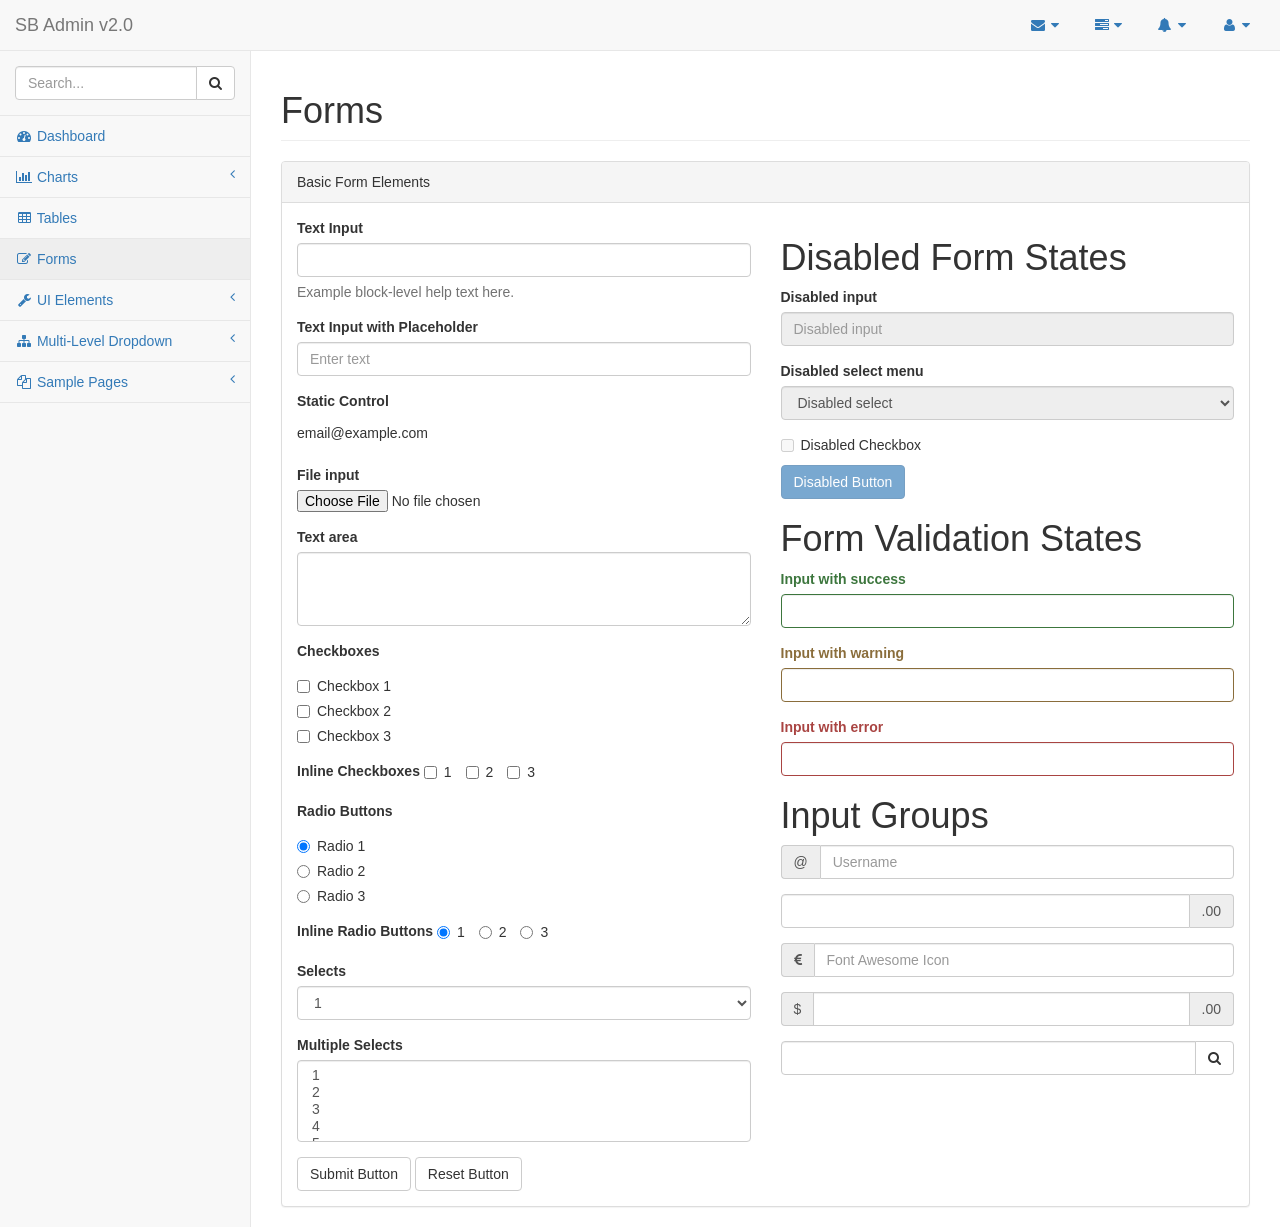
<file: admin/pages/forms.html>
<!DOCTYPE html>
<html lang="en">

<head>

    <meta charset="utf-8">
    <meta http-equiv="X-UA-Compatible" content="IE=edge">
    <meta name="viewport" content="width=device-width, initial-scale=1">
    <meta name="description" content="">
    <meta name="author" content="">

    <title>SB Admin 2 - Bootstrap Admin Theme</title>

    <!-- Bootstrap Core CSS -->
    <link href="../vendor/bootstrap/css/bootstrap.min.css" rel="stylesheet">

    <!-- MetisMenu CSS -->
    <link href="../vendor/metisMenu/metisMenu.min.css" rel="stylesheet">

    <!-- Custom CSS -->
    <link href="../dist/css/sb-admin-2.css" rel="stylesheet">

    <!-- Custom Fonts -->
    <link href="../vendor/font-awesome/css/font-awesome.min.css" rel="stylesheet" type="text/css">

    <!-- HTML5 Shim and Respond.js IE8 support of HTML5 elements and media queries -->
    <!-- WARNING: Respond.js doesn't work if you view the page via file:// -->
    <!--[if lt IE 9]>
        <script src="https://oss.maxcdn.com/libs/html5shiv/3.7.0/html5shiv.js"></script>
        <script src="https://oss.maxcdn.com/libs/respond.js/1.4.2/respond.min.js"></script>
    <![endif]-->

</head>

<body>

    <div id="wrapper">

        <!-- Navigation -->
        <nav class="navbar navbar-default navbar-static-top" role="navigation" style="margin-bottom: 0">
            <div class="navbar-header">
                <button type="button" class="navbar-toggle" data-toggle="collapse" data-target=".navbar-collapse">
                    <span class="sr-only">Toggle navigation</span>
                    <span class="icon-bar"></span>
                    <span class="icon-bar"></span>
                    <span class="icon-bar"></span>
                </button>
                <a class="navbar-brand" href="index.html">SB Admin v2.0</a>
            </div>
            <!-- /.navbar-header -->

            <ul class="nav navbar-top-links navbar-right">
                <li class="dropdown">
                    <a class="dropdown-toggle" data-toggle="dropdown" href="#">
                        <i class="fa fa-envelope fa-fw"></i> <i class="fa fa-caret-down"></i>
                    </a>
                    <ul class="dropdown-menu dropdown-messages">
                        <li>
                            <a href="#">
                                <div>
                                    <strong>John Smith</strong>
                                    <span class="pull-right text-muted">
                                        <em>Yesterday</em>
                                    </span>
                                </div>
                                <div>Lorem ipsum dolor sit amet, consectetur adipiscing elit. Pellentesque eleifend...</div>
                            </a>
                        </li>
                        <li class="divider"></li>
                        <li>
                            <a href="#">
                                <div>
                                    <strong>John Smith</strong>
                                    <span class="pull-right text-muted">
                                        <em>Yesterday</em>
                                    </span>
                                </div>
                                <div>Lorem ipsum dolor sit amet, consectetur adipiscing elit. Pellentesque eleifend...</div>
                            </a>
                        </li>
                        <li class="divider"></li>
                        <li>
                            <a href="#">
                                <div>
                                    <strong>John Smith</strong>
                                    <span class="pull-right text-muted">
                                        <em>Yesterday</em>
                                    </span>
                                </div>
                                <div>Lorem ipsum dolor sit amet, consectetur adipiscing elit. Pellentesque eleifend...</div>
                            </a>
                        </li>
                        <li class="divider"></li>
                        <li>
                            <a class="text-center" href="#">
                                <strong>Read All Messages</strong>
                                <i class="fa fa-angle-right"></i>
                            </a>
                        </li>
                    </ul>
                    <!-- /.dropdown-messages -->
                </li>
                <!-- /.dropdown -->
                <li class="dropdown">
                    <a class="dropdown-toggle" data-toggle="dropdown" href="#">
                        <i class="fa fa-tasks fa-fw"></i> <i class="fa fa-caret-down"></i>
                    </a>
                    <ul class="dropdown-menu dropdown-tasks">
                        <li>
                            <a href="#">
                                <div>
                                    <p>
                                        <strong>Task 1</strong>
                                        <span class="pull-right text-muted">40% Complete</span>
                                    </p>
                                    <div class="progress progress-striped active">
                                        <div class="progress-bar progress-bar-success" role="progressbar" aria-valuenow="40" aria-valuemin="0" aria-valuemax="100" style="width: 40%">
                                            <span class="sr-only">40% Complete (success)</span>
                                        </div>
                                    </div>
                                </div>
                            </a>
                        </li>
                        <li class="divider"></li>
                        <li>
                            <a href="#">
                                <div>
                                    <p>
                                        <strong>Task 2</strong>
                                        <span class="pull-right text-muted">20% Complete</span>
                                    </p>
                                    <div class="progress progress-striped active">
                                        <div class="progress-bar progress-bar-info" role="progressbar" aria-valuenow="20" aria-valuemin="0" aria-valuemax="100" style="width: 20%">
                                            <span class="sr-only">20% Complete</span>
                                        </div>
                                    </div>
                                </div>
                            </a>
                        </li>
                        <li class="divider"></li>
                        <li>
                            <a href="#">
                                <div>
                                    <p>
                                        <strong>Task 3</strong>
                                        <span class="pull-right text-muted">60% Complete</span>
                                    </p>
                                    <div class="progress progress-striped active">
                                        <div class="progress-bar progress-bar-warning" role="progressbar" aria-valuenow="60" aria-valuemin="0" aria-valuemax="100" style="width: 60%">
                                            <span class="sr-only">60% Complete (warning)</span>
                                        </div>
                                    </div>
                                </div>
                            </a>
                        </li>
                        <li class="divider"></li>
                        <li>
                            <a href="#">
                                <div>
                                    <p>
                                        <strong>Task 4</strong>
                                        <span class="pull-right text-muted">80% Complete</span>
                                    </p>
                                    <div class="progress progress-striped active">
                                        <div class="progress-bar progress-bar-danger" role="progressbar" aria-valuenow="80" aria-valuemin="0" aria-valuemax="100" style="width: 80%">
                                            <span class="sr-only">80% Complete (danger)</span>
                                        </div>
                                    </div>
                                </div>
                            </a>
                        </li>
                        <li class="divider"></li>
                        <li>
                            <a class="text-center" href="#">
                                <strong>See All Tasks</strong>
                                <i class="fa fa-angle-right"></i>
                            </a>
                        </li>
                    </ul>
                    <!-- /.dropdown-tasks -->
                </li>
                <!-- /.dropdown -->
                <li class="dropdown">
                    <a class="dropdown-toggle" data-toggle="dropdown" href="#">
                        <i class="fa fa-bell fa-fw"></i> <i class="fa fa-caret-down"></i>
                    </a>
                    <ul class="dropdown-menu dropdown-alerts">
                        <li>
                            <a href="#">
                                <div>
                                    <i class="fa fa-comment fa-fw"></i> New Comment
                                    <span class="pull-right text-muted small">4 minutes ago</span>
                                </div>
                            </a>
                        </li>
                        <li class="divider"></li>
                        <li>
                            <a href="#">
                                <div>
                                    <i class="fa fa-twitter fa-fw"></i> 3 New Followers
                                    <span class="pull-right text-muted small">12 minutes ago</span>
                                </div>
                            </a>
                        </li>
                        <li class="divider"></li>
                        <li>
                            <a href="#">
                                <div>
                                    <i class="fa fa-envelope fa-fw"></i> Message Sent
                                    <span class="pull-right text-muted small">4 minutes ago</span>
                                </div>
                            </a>
                        </li>
                        <li class="divider"></li>
                        <li>
                            <a href="#">
                                <div>
                                    <i class="fa fa-tasks fa-fw"></i> New Task
                                    <span class="pull-right text-muted small">4 minutes ago</span>
                                </div>
                            </a>
                        </li>
                        <li class="divider"></li>
                        <li>
                            <a href="#">
                                <div>
                                    <i class="fa fa-upload fa-fw"></i> Server Rebooted
                                    <span class="pull-right text-muted small">4 minutes ago</span>
                                </div>
                            </a>
                        </li>
                        <li class="divider"></li>
                        <li>
                            <a class="text-center" href="#">
                                <strong>See All Alerts</strong>
                                <i class="fa fa-angle-right"></i>
                            </a>
                        </li>
                    </ul>
                    <!-- /.dropdown-alerts -->
                </li>
                <!-- /.dropdown -->
                <li class="dropdown">
                    <a class="dropdown-toggle" data-toggle="dropdown" href="#">
                        <i class="fa fa-user fa-fw"></i> <i class="fa fa-caret-down"></i>
                    </a>
                    <ul class="dropdown-menu dropdown-user">
                        <li><a href="#"><i class="fa fa-user fa-fw"></i> User Profile</a>
                        </li>
                        <li><a href="#"><i class="fa fa-gear fa-fw"></i> Settings</a>
                        </li>
                        <li class="divider"></li>
                        <li><a href="login.html"><i class="fa fa-sign-out fa-fw"></i> Logout</a>
                        </li>
                    </ul>
                    <!-- /.dropdown-user -->
                </li>
                <!-- /.dropdown -->
            </ul>
            <!-- /.navbar-top-links -->

            <div class="navbar-default sidebar" role="navigation">
                <div class="sidebar-nav navbar-collapse">
                    <ul class="nav" id="side-menu">
                        <li class="sidebar-search">
                            <div class="input-group custom-search-form">
                                <input type="text" class="form-control" placeholder="Search...">
                                <span class="input-group-btn">
                                <button class="btn btn-default" type="button">
                                    <i class="fa fa-search"></i>
                                </button>
                            </span>
                            </div>
                            <!-- /input-group -->
                        </li>
                        <li>
                            <a href="index.html"><i class="fa fa-dashboard fa-fw"></i> Dashboard</a>
                        </li>
                        <li>
                            <a href="#"><i class="fa fa-bar-chart-o fa-fw"></i> Charts<span class="fa arrow"></span></a>
                            <ul class="nav nav-second-level">
                                <li>
                                    <a href="flot.html">Flot Charts</a>
                                </li>
                                <li>
                                    <a href="morris.html">Morris.js Charts</a>
                                </li>
                            </ul>
                            <!-- /.nav-second-level -->
                        </li>
                        <li>
                            <a href="tables.html"><i class="fa fa-table fa-fw"></i> Tables</a>
                        </li>
                        <li>
                            <a href="forms.html"><i class="fa fa-edit fa-fw"></i> Forms</a>
                        </li>
                        <li>
                            <a href="#"><i class="fa fa-wrench fa-fw"></i> UI Elements<span class="fa arrow"></span></a>
                            <ul class="nav nav-second-level">
                                <li>
                                    <a href="panels-wells.html">Panels and Wells</a>
                                </li>
                                <li>
                                    <a href="buttons.html">Buttons</a>
                                </li>
                                <li>
                                    <a href="notifications.html">Notifications</a>
                                </li>
                                <li>
                                    <a href="typography.html">Typography</a>
                                </li>
                                <li>
                                    <a href="icons.html"> Icons</a>
                                </li>
                                <li>
                                    <a href="grid.html">Grid</a>
                                </li>
                            </ul>
                            <!-- /.nav-second-level -->
                        </li>
                        <li>
                            <a href="#"><i class="fa fa-sitemap fa-fw"></i> Multi-Level Dropdown<span class="fa arrow"></span></a>
                            <ul class="nav nav-second-level">
                                <li>
                                    <a href="#">Second Level Item</a>
                                </li>
                                <li>
                                    <a href="#">Second Level Item</a>
                                </li>
                                <li>
                                    <a href="#">Third Level <span class="fa arrow"></span></a>
                                    <ul class="nav nav-third-level">
                                        <li>
                                            <a href="#">Third Level Item</a>
                                        </li>
                                        <li>
                                            <a href="#">Third Level Item</a>
                                        </li>
                                        <li>
                                            <a href="#">Third Level Item</a>
                                        </li>
                                        <li>
                                            <a href="#">Third Level Item</a>
                                        </li>
                                    </ul>
                                    <!-- /.nav-third-level -->
                                </li>
                            </ul>
                            <!-- /.nav-second-level -->
                        </li>
                        <li>
                            <a href="#"><i class="fa fa-files-o fa-fw"></i> Sample Pages<span class="fa arrow"></span></a>
                            <ul class="nav nav-second-level">
                                <li>
                                    <a href="blank.html">Blank Page</a>
                                </li>
                                <li>
                                    <a href="login.html">Login Page</a>
                                </li>
                            </ul>
                            <!-- /.nav-second-level -->
                        </li>
                    </ul>
                </div>
                <!-- /.sidebar-collapse -->
            </div>
            <!-- /.navbar-static-side -->
        </nav>

        <div id="page-wrapper">
            <div class="row">
                <div class="col-lg-12">
                    <h1 class="page-header">Forms</h1>
                </div>
                <!-- /.col-lg-12 -->
            </div>
            <!-- /.row -->
            <div class="row">
                <div class="col-lg-12">
                    <div class="panel panel-default">
                        <div class="panel-heading">
                            Basic Form Elements
                        </div>
                        <div class="panel-body">
                            <div class="row">
                                <div class="col-lg-6">
                                    <form role="form">
                                        <div class="form-group">
                                            <label>Text Input</label>
                                            <input class="form-control">
                                            <p class="help-block">Example block-level help text here.</p>
                                        </div>
                                        <div class="form-group">
                                            <label>Text Input with Placeholder</label>
                                            <input class="form-control" placeholder="Enter text">
                                        </div>
                                        <div class="form-group">
                                            <label>Static Control</label>
                                            <p class="form-control-static">email@example.com</p>
                                        </div>
                                        <div class="form-group">
                                            <label>File input</label>
                                            <input type="file">
                                        </div>
                                        <div class="form-group">
                                            <label>Text area</label>
                                            <textarea class="form-control" rows="3"></textarea>
                                        </div>
                                        <div class="form-group">
                                            <label>Checkboxes</label>
                                            <div class="checkbox">
                                                <label>
                                                    <input type="checkbox" value="">Checkbox 1
                                                </label>
                                            </div>
                                            <div class="checkbox">
                                                <label>
                                                    <input type="checkbox" value="">Checkbox 2
                                                </label>
                                            </div>
                                            <div class="checkbox">
                                                <label>
                                                    <input type="checkbox" value="">Checkbox 3
                                                </label>
                                            </div>
                                        </div>
                                        <div class="form-group">
                                            <label>Inline Checkboxes</label>
                                            <label class="checkbox-inline">
                                                <input type="checkbox">1
                                            </label>
                                            <label class="checkbox-inline">
                                                <input type="checkbox">2
                                            </label>
                                            <label class="checkbox-inline">
                                                <input type="checkbox">3
                                            </label>
                                        </div>
                                        <div class="form-group">
                                            <label>Radio Buttons</label>
                                            <div class="radio">
                                                <label>
                                                    <input type="radio" name="optionsRadios" id="optionsRadios1" value="option1" checked>Radio 1
                                                </label>
                                            </div>
                                            <div class="radio">
                                                <label>
                                                    <input type="radio" name="optionsRadios" id="optionsRadios2" value="option2">Radio 2
                                                </label>
                                            </div>
                                            <div class="radio">
                                                <label>
                                                    <input type="radio" name="optionsRadios" id="optionsRadios3" value="option3">Radio 3
                                                </label>
                                            </div>
                                        </div>
                                        <div class="form-group">
                                            <label>Inline Radio Buttons</label>
                                            <label class="radio-inline">
                                                <input type="radio" name="optionsRadiosInline" id="optionsRadiosInline1" value="option1" checked>1
                                            </label>
                                            <label class="radio-inline">
                                                <input type="radio" name="optionsRadiosInline" id="optionsRadiosInline2" value="option2">2
                                            </label>
                                            <label class="radio-inline">
                                                <input type="radio" name="optionsRadiosInline" id="optionsRadiosInline3" value="option3">3
                                            </label>
                                        </div>
                                        <div class="form-group">
                                            <label>Selects</label>
                                            <select class="form-control">
                                                <option>1</option>
                                                <option>2</option>
                                                <option>3</option>
                                                <option>4</option>
                                                <option>5</option>
                                            </select>
                                        </div>
                                        <div class="form-group">
                                            <label>Multiple Selects</label>
                                            <select multiple class="form-control">
                                                <option>1</option>
                                                <option>2</option>
                                                <option>3</option>
                                                <option>4</option>
                                                <option>5</option>
                                            </select>
                                        </div>
                                        <button type="submit" class="btn btn-default">Submit Button</button>
                                        <button type="reset" class="btn btn-default">Reset Button</button>
                                    </form>
                                </div>
                                <!-- /.col-lg-6 (nested) -->
                                <div class="col-lg-6">
                                    <h1>Disabled Form States</h1>
                                    <form role="form">
                                        <fieldset disabled>
                                            <div class="form-group">
                                                <label for="disabledSelect">Disabled input</label>
                                                <input class="form-control" id="disabledInput" type="text" placeholder="Disabled input" disabled>
                                            </div>
                                            <div class="form-group">
                                                <label for="disabledSelect">Disabled select menu</label>
                                                <select id="disabledSelect" class="form-control">
                                                    <option>Disabled select</option>
                                                </select>
                                            </div>
                                            <div class="checkbox">
                                                <label>
                                                    <input type="checkbox">Disabled Checkbox
                                                </label>
                                            </div>
                                            <button type="submit" class="btn btn-primary">Disabled Button</button>
                                        </fieldset>
                                    </form>
                                    <h1>Form Validation States</h1>
                                    <form role="form">
                                        <div class="form-group has-success">
                                            <label class="control-label" for="inputSuccess">Input with success</label>
                                            <input type="text" class="form-control" id="inputSuccess">
                                        </div>
                                        <div class="form-group has-warning">
                                            <label class="control-label" for="inputWarning">Input with warning</label>
                                            <input type="text" class="form-control" id="inputWarning">
                                        </div>
                                        <div class="form-group has-error">
                                            <label class="control-label" for="inputError">Input with error</label>
                                            <input type="text" class="form-control" id="inputError">
                                        </div>
                                    </form>
                                    <h1>Input Groups</h1>
                                    <form role="form">
                                        <div class="form-group input-group">
                                            <span class="input-group-addon">@</span>
                                            <input type="text" class="form-control" placeholder="Username">
                                        </div>
                                        <div class="form-group input-group">
                                            <input type="text" class="form-control">
                                            <span class="input-group-addon">.00</span>
                                        </div>
                                        <div class="form-group input-group">
                                            <span class="input-group-addon"><i class="fa fa-eur"></i>
                                            </span>
                                            <input type="text" class="form-control" placeholder="Font Awesome Icon">
                                        </div>
                                        <div class="form-group input-group">
                                            <span class="input-group-addon">$</span>
                                            <input type="text" class="form-control">
                                            <span class="input-group-addon">.00</span>
                                        </div>
                                        <div class="form-group input-group">
                                            <input type="text" class="form-control">
                                            <span class="input-group-btn">
                                                <button class="btn btn-default" type="button"><i class="fa fa-search"></i>
                                                </button>
                                            </span>
                                        </div>
                                    </form>
                                </div>
                                <!-- /.col-lg-6 (nested) -->
                            </div>
                            <!-- /.row (nested) -->
                        </div>
                        <!-- /.panel-body -->
                    </div>
                    <!-- /.panel -->
                </div>
                <!-- /.col-lg-12 -->
            </div>
            <!-- /.row -->
        </div>
        <!-- /#page-wrapper -->

    </div>
    <!-- /#wrapper -->

    <!-- jQuery -->
    <script src="../vendor/jquery/jquery.min.js"></script>

    <!-- Bootstrap Core JavaScript -->
    <script src="../vendor/bootstrap/js/bootstrap.min.js"></script>

    <!-- Metis Menu Plugin JavaScript -->
    <script src="../vendor/metisMenu/metisMenu.min.js"></script>

    <!-- Custom Theme JavaScript -->
    <script src="../dist/js/sb-admin-2.js"></script>

</body>

</html>
</file>
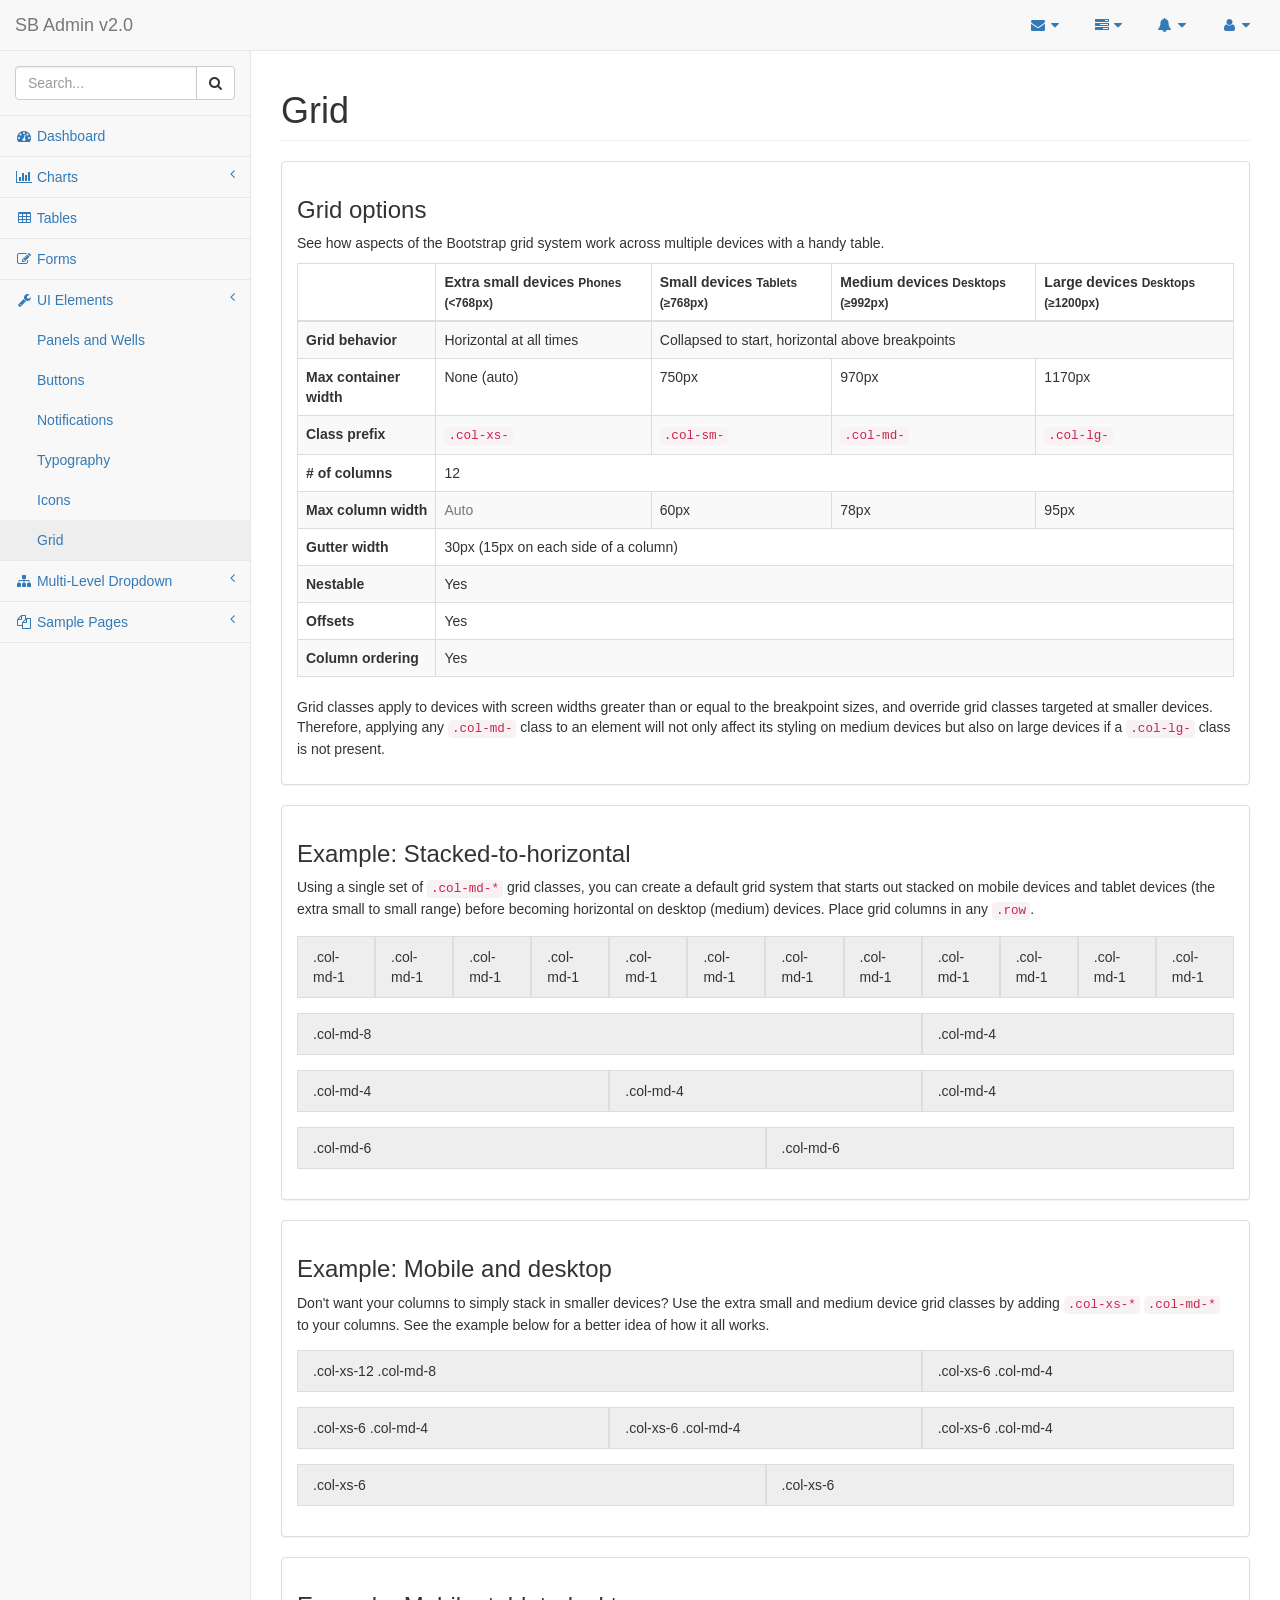
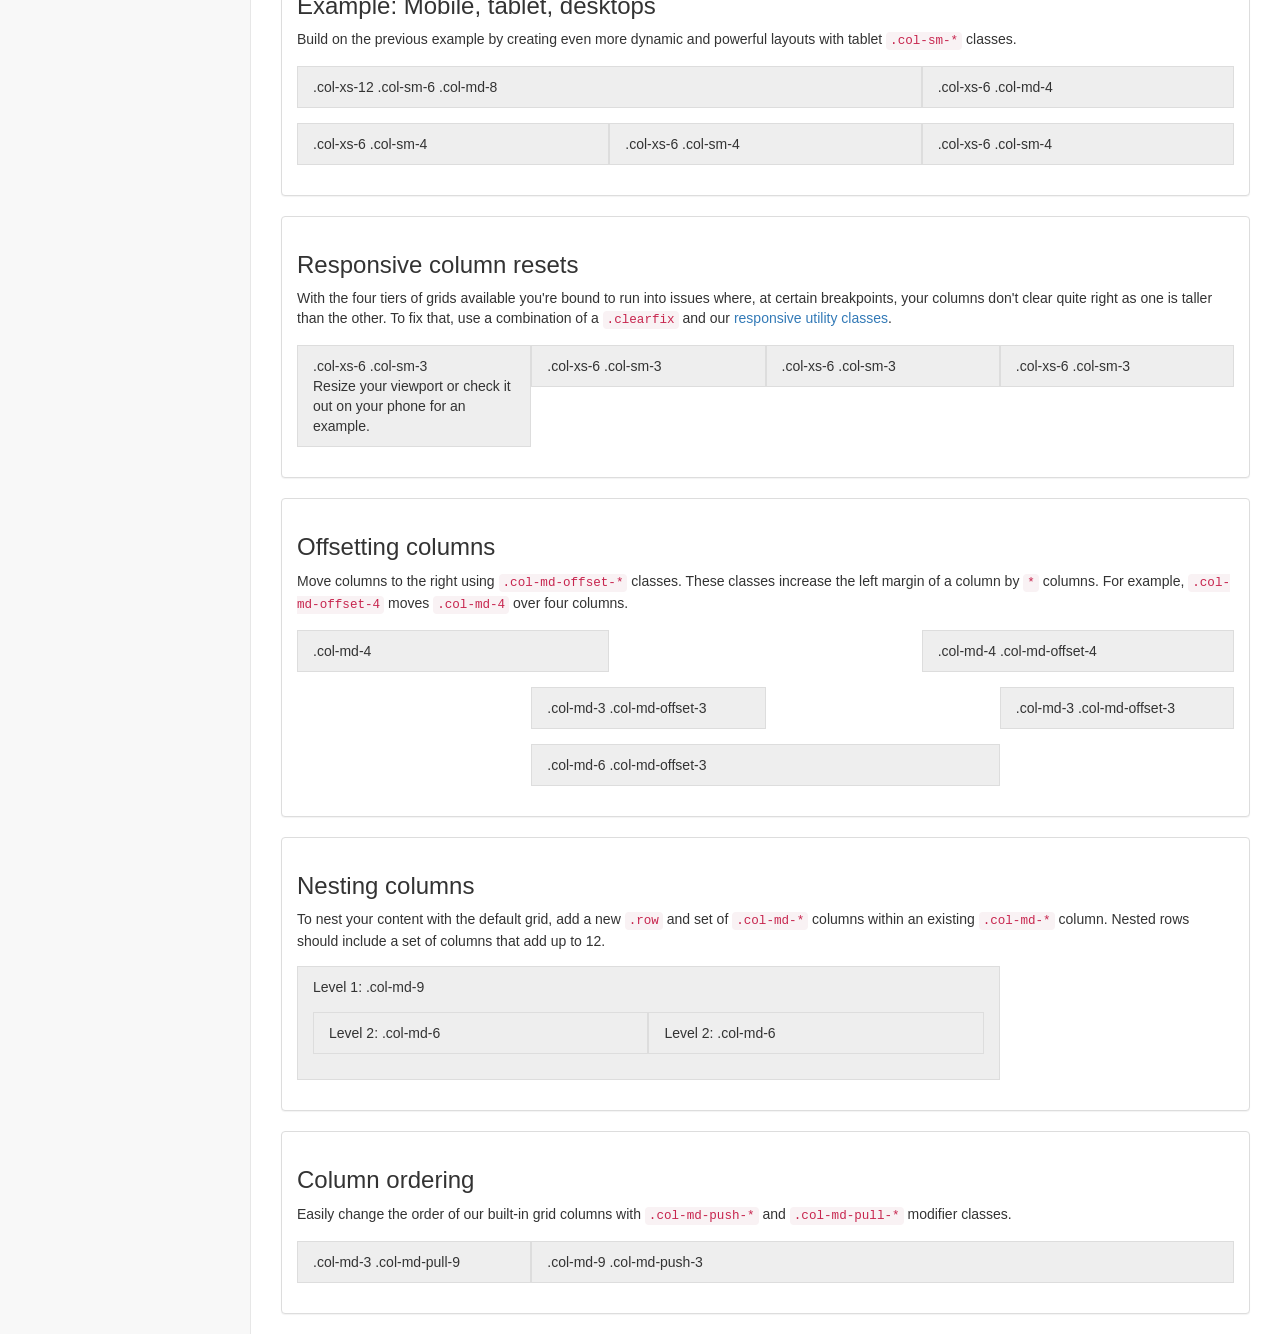
<file: admin/pages/grid.html>
<!DOCTYPE html>
<html lang="en">

<head>

    <meta charset="utf-8">
    <meta http-equiv="X-UA-Compatible" content="IE=edge">
    <meta name="viewport" content="width=device-width, initial-scale=1">
    <meta name="description" content="">
    <meta name="author" content="">

    <title>SB Admin 2 - Bootstrap Admin Theme</title>

    <!-- Bootstrap Core CSS -->
    <link href="../vendor/bootstrap/css/bootstrap.min.css" rel="stylesheet">

    <!-- MetisMenu CSS -->
    <link href="../vendor/metisMenu/metisMenu.min.css" rel="stylesheet">

    <!-- Custom CSS -->
    <link href="../dist/css/sb-admin-2.css" rel="stylesheet">

    <!-- Custom Fonts -->
    <link href="../vendor/font-awesome/css/font-awesome.min.css" rel="stylesheet" type="text/css">

    <!-- HTML5 Shim and Respond.js IE8 support of HTML5 elements and media queries -->
    <!-- WARNING: Respond.js doesn't work if you view the page via file:// -->
    <!--[if lt IE 9]>
        <script src="https://oss.maxcdn.com/libs/html5shiv/3.7.0/html5shiv.js"></script>
        <script src="https://oss.maxcdn.com/libs/respond.js/1.4.2/respond.min.js"></script>
    <![endif]-->

</head>

<body>

    <div id="wrapper">

        <!-- Navigation -->
        <nav class="navbar navbar-default navbar-static-top" role="navigation" style="margin-bottom: 0">
            <div class="navbar-header">
                <button type="button" class="navbar-toggle" data-toggle="collapse" data-target=".navbar-collapse">
                    <span class="sr-only">Toggle navigation</span>
                    <span class="icon-bar"></span>
                    <span class="icon-bar"></span>
                    <span class="icon-bar"></span>
                </button>
                <a class="navbar-brand" href="index.html">SB Admin v2.0</a>
            </div>
            <!-- /.navbar-header -->

            <ul class="nav navbar-top-links navbar-right">
                <li class="dropdown">
                    <a class="dropdown-toggle" data-toggle="dropdown" href="#">
                        <i class="fa fa-envelope fa-fw"></i> <i class="fa fa-caret-down"></i>
                    </a>
                    <ul class="dropdown-menu dropdown-messages">
                        <li>
                            <a href="#">
                                <div>
                                    <strong>John Smith</strong>
                                    <span class="pull-right text-muted">
                                        <em>Yesterday</em>
                                    </span>
                                </div>
                                <div>Lorem ipsum dolor sit amet, consectetur adipiscing elit. Pellentesque eleifend...</div>
                            </a>
                        </li>
                        <li class="divider"></li>
                        <li>
                            <a href="#">
                                <div>
                                    <strong>John Smith</strong>
                                    <span class="pull-right text-muted">
                                        <em>Yesterday</em>
                                    </span>
                                </div>
                                <div>Lorem ipsum dolor sit amet, consectetur adipiscing elit. Pellentesque eleifend...</div>
                            </a>
                        </li>
                        <li class="divider"></li>
                        <li>
                            <a href="#">
                                <div>
                                    <strong>John Smith</strong>
                                    <span class="pull-right text-muted">
                                        <em>Yesterday</em>
                                    </span>
                                </div>
                                <div>Lorem ipsum dolor sit amet, consectetur adipiscing elit. Pellentesque eleifend...</div>
                            </a>
                        </li>
                        <li class="divider"></li>
                        <li>
                            <a class="text-center" href="#">
                                <strong>Read All Messages</strong>
                                <i class="fa fa-angle-right"></i>
                            </a>
                        </li>
                    </ul>
                    <!-- /.dropdown-messages -->
                </li>
                <!-- /.dropdown -->
                <li class="dropdown">
                    <a class="dropdown-toggle" data-toggle="dropdown" href="#">
                        <i class="fa fa-tasks fa-fw"></i> <i class="fa fa-caret-down"></i>
                    </a>
                    <ul class="dropdown-menu dropdown-tasks">
                        <li>
                            <a href="#">
                                <div>
                                    <p>
                                        <strong>Task 1</strong>
                                        <span class="pull-right text-muted">40% Complete</span>
                                    </p>
                                    <div class="progress progress-striped active">
                                        <div class="progress-bar progress-bar-success" role="progressbar" aria-valuenow="40" aria-valuemin="0" aria-valuemax="100" style="width: 40%">
                                            <span class="sr-only">40% Complete (success)</span>
                                        </div>
                                    </div>
                                </div>
                            </a>
                        </li>
                        <li class="divider"></li>
                        <li>
                            <a href="#">
                                <div>
                                    <p>
                                        <strong>Task 2</strong>
                                        <span class="pull-right text-muted">20% Complete</span>
                                    </p>
                                    <div class="progress progress-striped active">
                                        <div class="progress-bar progress-bar-info" role="progressbar" aria-valuenow="20" aria-valuemin="0" aria-valuemax="100" style="width: 20%">
                                            <span class="sr-only">20% Complete</span>
                                        </div>
                                    </div>
                                </div>
                            </a>
                        </li>
                        <li class="divider"></li>
                        <li>
                            <a href="#">
                                <div>
                                    <p>
                                        <strong>Task 3</strong>
                                        <span class="pull-right text-muted">60% Complete</span>
                                    </p>
                                    <div class="progress progress-striped active">
                                        <div class="progress-bar progress-bar-warning" role="progressbar" aria-valuenow="60" aria-valuemin="0" aria-valuemax="100" style="width: 60%">
                                            <span class="sr-only">60% Complete (warning)</span>
                                        </div>
                                    </div>
                                </div>
                            </a>
                        </li>
                        <li class="divider"></li>
                        <li>
                            <a href="#">
                                <div>
                                    <p>
                                        <strong>Task 4</strong>
                                        <span class="pull-right text-muted">80% Complete</span>
                                    </p>
                                    <div class="progress progress-striped active">
                                        <div class="progress-bar progress-bar-danger" role="progressbar" aria-valuenow="80" aria-valuemin="0" aria-valuemax="100" style="width: 80%">
                                            <span class="sr-only">80% Complete (danger)</span>
                                        </div>
                                    </div>
                                </div>
                            </a>
                        </li>
                        <li class="divider"></li>
                        <li>
                            <a class="text-center" href="#">
                                <strong>See All Tasks</strong>
                                <i class="fa fa-angle-right"></i>
                            </a>
                        </li>
                    </ul>
                    <!-- /.dropdown-tasks -->
                </li>
                <!-- /.dropdown -->
                <li class="dropdown">
                    <a class="dropdown-toggle" data-toggle="dropdown" href="#">
                        <i class="fa fa-bell fa-fw"></i> <i class="fa fa-caret-down"></i>
                    </a>
                    <ul class="dropdown-menu dropdown-alerts">
                        <li>
                            <a href="#">
                                <div>
                                    <i class="fa fa-comment fa-fw"></i> New Comment
                                    <span class="pull-right text-muted small">4 minutes ago</span>
                                </div>
                            </a>
                        </li>
                        <li class="divider"></li>
                        <li>
                            <a href="#">
                                <div>
                                    <i class="fa fa-twitter fa-fw"></i> 3 New Followers
                                    <span class="pull-right text-muted small">12 minutes ago</span>
                                </div>
                            </a>
                        </li>
                        <li class="divider"></li>
                        <li>
                            <a href="#">
                                <div>
                                    <i class="fa fa-envelope fa-fw"></i> Message Sent
                                    <span class="pull-right text-muted small">4 minutes ago</span>
                                </div>
                            </a>
                        </li>
                        <li class="divider"></li>
                        <li>
                            <a href="#">
                                <div>
                                    <i class="fa fa-tasks fa-fw"></i> New Task
                                    <span class="pull-right text-muted small">4 minutes ago</span>
                                </div>
                            </a>
                        </li>
                        <li class="divider"></li>
                        <li>
                            <a href="#">
                                <div>
                                    <i class="fa fa-upload fa-fw"></i> Server Rebooted
                                    <span class="pull-right text-muted small">4 minutes ago</span>
                                </div>
                            </a>
                        </li>
                        <li class="divider"></li>
                        <li>
                            <a class="text-center" href="#">
                                <strong>See All Alerts</strong>
                                <i class="fa fa-angle-right"></i>
                            </a>
                        </li>
                    </ul>
                    <!-- /.dropdown-alerts -->
                </li>
                <!-- /.dropdown -->
                <li class="dropdown">
                    <a class="dropdown-toggle" data-toggle="dropdown" href="#">
                        <i class="fa fa-user fa-fw"></i> <i class="fa fa-caret-down"></i>
                    </a>
                    <ul class="dropdown-menu dropdown-user">
                        <li><a href="#"><i class="fa fa-user fa-fw"></i> User Profile</a>
                        </li>
                        <li><a href="#"><i class="fa fa-gear fa-fw"></i> Settings</a>
                        </li>
                        <li class="divider"></li>
                        <li><a href="login.html"><i class="fa fa-sign-out fa-fw"></i> Logout</a>
                        </li>
                    </ul>
                    <!-- /.dropdown-user -->
                </li>
                <!-- /.dropdown -->
            </ul>
            <!-- /.navbar-top-links -->

            <div class="navbar-default sidebar" role="navigation">
                <div class="sidebar-nav navbar-collapse">
                    <ul class="nav" id="side-menu">
                        <li class="sidebar-search">
                            <div class="input-group custom-search-form">
                                <input type="text" class="form-control" placeholder="Search...">
                                <span class="input-group-btn">
                                <button class="btn btn-default" type="button">
                                    <i class="fa fa-search"></i>
                                </button>
                            </span>
                            </div>
                            <!-- /input-group -->
                        </li>
                        <li>
                            <a href="index.html"><i class="fa fa-dashboard fa-fw"></i> Dashboard</a>
                        </li>
                        <li>
                            <a href="#"><i class="fa fa-bar-chart-o fa-fw"></i> Charts<span class="fa arrow"></span></a>
                            <ul class="nav nav-second-level">
                                <li>
                                    <a href="flot.html">Flot Charts</a>
                                </li>
                                <li>
                                    <a href="morris.html">Morris.js Charts</a>
                                </li>
                            </ul>
                            <!-- /.nav-second-level -->
                        </li>
                        <li>
                            <a href="tables.html"><i class="fa fa-table fa-fw"></i> Tables</a>
                        </li>
                        <li>
                            <a href="forms.html"><i class="fa fa-edit fa-fw"></i> Forms</a>
                        </li>
                        <li>
                            <a href="#"><i class="fa fa-wrench fa-fw"></i> UI Elements<span class="fa arrow"></span></a>
                            <ul class="nav nav-second-level">
                                <li>
                                    <a href="panels-wells.html">Panels and Wells</a>
                                </li>
                                <li>
                                    <a href="buttons.html">Buttons</a>
                                </li>
                                <li>
                                    <a href="notifications.html">Notifications</a>
                                </li>
                                <li>
                                    <a href="typography.html">Typography</a>
                                </li>
                                <li>
                                    <a href="icons.html"> Icons</a>
                                </li>
                                <li>
                                    <a href="grid.html">Grid</a>
                                </li>
                            </ul>
                            <!-- /.nav-second-level -->
                        </li>
                        <li>
                            <a href="#"><i class="fa fa-sitemap fa-fw"></i> Multi-Level Dropdown<span class="fa arrow"></span></a>
                            <ul class="nav nav-second-level">
                                <li>
                                    <a href="#">Second Level Item</a>
                                </li>
                                <li>
                                    <a href="#">Second Level Item</a>
                                </li>
                                <li>
                                    <a href="#">Third Level <span class="fa arrow"></span></a>
                                    <ul class="nav nav-third-level">
                                        <li>
                                            <a href="#">Third Level Item</a>
                                        </li>
                                        <li>
                                            <a href="#">Third Level Item</a>
                                        </li>
                                        <li>
                                            <a href="#">Third Level Item</a>
                                        </li>
                                        <li>
                                            <a href="#">Third Level Item</a>
                                        </li>
                                    </ul>
                                    <!-- /.nav-third-level -->
                                </li>
                            </ul>
                            <!-- /.nav-second-level -->
                        </li>
                        <li>
                            <a href="#"><i class="fa fa-files-o fa-fw"></i> Sample Pages<span class="fa arrow"></span></a>
                            <ul class="nav nav-second-level">
                                <li>
                                    <a href="blank.html">Blank Page</a>
                                </li>
                                <li>
                                    <a href="login.html">Login Page</a>
                                </li>
                            </ul>
                            <!-- /.nav-second-level -->
                        </li>
                    </ul>
                </div>
                <!-- /.sidebar-collapse -->
            </div>
            <!-- /.navbar-static-side -->
        </nav>

        <div id="page-wrapper">
            <div class="row">
                <div class="col-lg-12">
                    <h1 class="page-header">Grid</h1>
                </div>
                <!-- /.col-lg-12 -->
            </div>
            <!-- /.row -->
            <div class="row">
                <div class="col-lg-12">
                    <div class="panel panel-default">
                        <div class="panel-body">
                            <h3>Grid options</h3>
                            <p>See how aspects of the Bootstrap grid system work across multiple devices with a handy table.</p>
                            <div class="table-responsive">
                                <table class="table table-bordered table-striped">
                                    <thead>
                                        <tr>
                                            <th></th>
                                            <th>
                                                Extra small devices
                                                <small>Phones (&lt;768px)</small>
                                            </th>
                                            <th>
                                                Small devices
                                                <small>Tablets (&ge;768px)</small>
                                            </th>
                                            <th>
                                                Medium devices
                                                <small>Desktops (&ge;992px)</small>
                                            </th>
                                            <th>
                                                Large devices
                                                <small>Desktops (&ge;1200px)</small>
                                            </th>
                                        </tr>
                                    </thead>
                                    <tbody>
                                        <tr>
                                            <th>Grid behavior</th>
                                            <td>Horizontal at all times</td>
                                            <td colspan="3">Collapsed to start, horizontal above breakpoints</td>
                                        </tr>
                                        <tr>
                                            <th>Max container width</th>
                                            <td>None (auto)</td>
                                            <td>750px</td>
                                            <td>970px</td>
                                            <td>1170px</td>
                                        </tr>
                                        <tr>
                                            <th>Class prefix</th>
                                            <td>
                                                <code>.col-xs-</code>
                                            </td>
                                            <td>
                                                <code>.col-sm-</code>
                                            </td>
                                            <td>
                                                <code>.col-md-</code>
                                            </td>
                                            <td>
                                                <code>.col-lg-</code>
                                            </td>
                                        </tr>
                                        <tr>
                                            <th># of columns</th>
                                            <td colspan="4">12</td>
                                        </tr>
                                        <tr>
                                            <th>Max column width</th>
                                            <td class="text-muted">Auto</td>
                                            <td>60px</td>
                                            <td>78px</td>
                                            <td>95px</td>
                                        </tr>
                                        <tr>
                                            <th>Gutter width</th>
                                            <td colspan="4">30px (15px on each side of a column)</td>
                                        </tr>
                                        <tr>
                                            <th>Nestable</th>
                                            <td colspan="4">Yes</td>
                                        </tr>
                                        <tr>
                                            <th>Offsets</th>
                                            <td colspan="4">Yes</td>
                                        </tr>
                                        <tr>
                                            <th>Column ordering</th>
                                            <td colspan="4">Yes</td>
                                        </tr>
                                    </tbody>
                                </table>
                            </div>
                            <p>Grid classes apply to devices with screen widths greater than or equal to the breakpoint sizes, and override grid classes targeted at smaller devices. Therefore, applying any
                                <code>.col-md-</code> class to an element will not only affect its styling on medium devices but also on large devices if a
                                <code>.col-lg-</code> class is not present.</p>
                        </div>
                    </div>
                </div>
                <!-- /.col-lg-12 -->
            </div>
            <!-- /.row -->

            <div class="row">
                <div class="col-lg-12">
                    <div class="panel panel-default">
                        <div class="panel-body">
                            <h3>Example: Stacked-to-horizontal</h3>
                            <p>Using a single set of
                                <code>.col-md-*</code> grid classes, you can create a default grid system that starts out stacked on mobile devices and tablet devices (the extra small to small range) before becoming horizontal on desktop (medium) devices. Place grid columns in any
                                <code>.row</code>.</p>
                            <div class="row show-grid">
                                <div class="col-md-1">.col-md-1</div>
                                <div class="col-md-1">.col-md-1</div>
                                <div class="col-md-1">.col-md-1</div>
                                <div class="col-md-1">.col-md-1</div>
                                <div class="col-md-1">.col-md-1</div>
                                <div class="col-md-1">.col-md-1</div>
                                <div class="col-md-1">.col-md-1</div>
                                <div class="col-md-1">.col-md-1</div>
                                <div class="col-md-1">.col-md-1</div>
                                <div class="col-md-1">.col-md-1</div>
                                <div class="col-md-1">.col-md-1</div>
                                <div class="col-md-1">.col-md-1</div>
                            </div>
                            <div class="row show-grid">
                                <div class="col-md-8">.col-md-8</div>
                                <div class="col-md-4">.col-md-4</div>
                            </div>
                            <div class="row show-grid">
                                <div class="col-md-4">.col-md-4</div>
                                <div class="col-md-4">.col-md-4</div>
                                <div class="col-md-4">.col-md-4</div>
                            </div>
                            <div class="row show-grid">
                                <div class="col-md-6">.col-md-6</div>
                                <div class="col-md-6">.col-md-6</div>
                            </div>
                        </div>
                    </div>
                </div>
                <!-- /.col-lg-12 -->
            </div>
            <!-- /.row -->

            <div class="row">
                <div class="col-lg-12">
                    <div class="panel panel-default">
                        <div class="panel-body">
                            <h3>Example: Mobile and desktop</h3>
                            <p>Don't want your columns to simply stack in smaller devices? Use the extra small and medium device grid classes by adding
                                <code>.col-xs-*</code>
                                <code>.col-md-*</code> to your columns. See the example below for a better idea of how it all works.</p>
                            <div class="row show-grid">
                                <div class="col-xs-12 col-md-8">.col-xs-12 .col-md-8</div>
                                <div class="col-xs-6 col-md-4">.col-xs-6 .col-md-4</div>
                            </div>
                            <div class="row show-grid">
                                <div class="col-xs-6 col-md-4">.col-xs-6 .col-md-4</div>
                                <div class="col-xs-6 col-md-4">.col-xs-6 .col-md-4</div>
                                <div class="col-xs-6 col-md-4">.col-xs-6 .col-md-4</div>
                            </div>
                            <div class="row show-grid">
                                <div class="col-xs-6">.col-xs-6</div>
                                <div class="col-xs-6">.col-xs-6</div>
                            </div>
                        </div>
                    </div>
                </div>
                <!-- /.col-lg-12 -->
            </div>
            <!-- /.row -->

            <div class="row">
                <div class="col-lg-12">
                    <div class="panel panel-default">
                        <div class="panel-body">
                            <h3>Example: Mobile, tablet, desktops</h3>
                            <p>Build on the previous example by creating even more dynamic and powerful layouts with tablet
                                <code>.col-sm-*</code> classes.</p>
                            <div class="row show-grid">
                                <div class="col-xs-12 col-sm-6 col-md-8">.col-xs-12 .col-sm-6 .col-md-8</div>
                                <div class="col-xs-6 col-md-4">.col-xs-6 .col-md-4</div>
                            </div>
                            <div class="row show-grid">
                                <div class="col-xs-6 col-sm-4">.col-xs-6 .col-sm-4</div>
                                <div class="col-xs-6 col-sm-4">.col-xs-6 .col-sm-4</div>
                                <!-- Optional: clear the XS cols if their content doesn't match in height -->
                                <div class="clearfix visible-xs"></div>
                                <div class="col-xs-6 col-sm-4">.col-xs-6 .col-sm-4</div>
                            </div>
                        </div>
                    </div>
                </div>
                <!-- /.col-lg-12 -->
            </div>
            <!-- /.row -->

            <div class="row">
                <div class="col-lg-12">
                    <div class="panel panel-default">
                        <div class="panel-body">
                            <h3 id="grid-responsive-resets">Responsive column resets</h3>
                            <p>With the four tiers of grids available you're bound to run into issues where, at certain breakpoints, your columns don't clear quite right as one is taller than the other. To fix that, use a combination of a
                                <code>.clearfix</code> and our <a href="#responsive-utilities">responsive utility classes</a>.</p>
                            <div class="row show-grid">
                                <div class="col-xs-6 col-sm-3">
                                    .col-xs-6 .col-sm-3
                                    <br>Resize your viewport or check it out on your phone for an example.
                                </div>
                                <div class="col-xs-6 col-sm-3">.col-xs-6 .col-sm-3</div>

                                <!-- Add the extra clearfix for only the required viewport -->
                                <div class="clearfix visible-xs"></div>

                                <div class="col-xs-6 col-sm-3">.col-xs-6 .col-sm-3</div>
                                <div class="col-xs-6 col-sm-3">.col-xs-6 .col-sm-3</div>
                            </div>
                        </div>
                    </div>
                </div>
                <!-- /.col-lg-12 -->
            </div>
            <!-- /.row -->

            <div class="row">
                <div class="col-lg-12">
                    <div class="panel panel-default">
                        <div class="panel-body">
                            <h3 id="grid-offsetting">Offsetting columns</h3>
                            <p>Move columns to the right using
                                <code>.col-md-offset-*</code> classes. These classes increase the left margin of a column by
                                <code>*</code> columns. For example,
                                <code>.col-md-offset-4</code> moves
                                <code>.col-md-4</code> over four columns.</p>
                            <div class="row show-grid">
                                <div class="col-md-4">.col-md-4</div>
                                <div class="col-md-4 col-md-offset-4">.col-md-4 .col-md-offset-4</div>
                            </div>
                            <div class="row show-grid">
                                <div class="col-md-3 col-md-offset-3">.col-md-3 .col-md-offset-3</div>
                                <div class="col-md-3 col-md-offset-3">.col-md-3 .col-md-offset-3</div>
                            </div>
                            <div class="row show-grid">
                                <div class="col-md-6 col-md-offset-3">.col-md-6 .col-md-offset-3</div>
                            </div>
                        </div>
                    </div>
                </div>
                <!-- /.col-lg-12 -->
            </div>
            <!-- /.row -->

            <div class="row">
                <div class="col-lg-12">
                    <div class="panel panel-default">
                        <div class="panel-body">
                            <h3 id="grid-nesting">Nesting columns</h3>
                            <p>To nest your content with the default grid, add a new
                                <code>.row</code> and set of
                                <code>.col-md-*</code> columns within an existing
                                <code>.col-md-*</code> column. Nested rows should include a set of columns that add up to 12.</p>
                            <div class="row show-grid">
                                <div class="col-md-9">
                                    Level 1: .col-md-9
                                    <div class="row show-grid">
                                        <div class="col-md-6">
                                            Level 2: .col-md-6
                                        </div>
                                        <div class="col-md-6">
                                            Level 2: .col-md-6
                                        </div>
                                    </div>
                                </div>
                            </div>
                        </div>
                    </div>
                </div>
                <!-- /.col-lg-12 -->
            </div>
            <!-- /.row -->

            <div class="row">
                <div class="col-lg-12">
                    <div class="panel panel-default">
                        <div class="panel-body">
                            <h3 id="grid-column-ordering">Column ordering</h3>
                            <p>Easily change the order of our built-in grid columns with
                                <code>.col-md-push-*</code> and
                                <code>.col-md-pull-*</code> modifier classes.</p>
                            <div class="row show-grid">
                                <div class="col-md-9 col-md-push-3">.col-md-9 .col-md-push-3</div>
                                <div class="col-md-3 col-md-pull-9">.col-md-3 .col-md-pull-9</div>
                            </div>
                        </div>
                    </div>
                </div>
                <!-- /.col-lg-12 -->
            </div>
            <!-- /.row -->

        </div>
        <!-- /#page-wrapper -->

    </div>
    <!-- /#wrapper -->

    <!-- jQuery -->
    <script src="../vendor/jquery/jquery.min.js"></script>

    <!-- Bootstrap Core JavaScript -->
    <script src="../vendor/bootstrap/js/bootstrap.min.js"></script>

    <!-- Metis Menu Plugin JavaScript -->
    <script src="../vendor/metisMenu/metisMenu.min.js"></script>

    <!-- Custom Theme JavaScript -->
    <script src="../dist/js/sb-admin-2.js"></script>

</body>

</html>
</file>
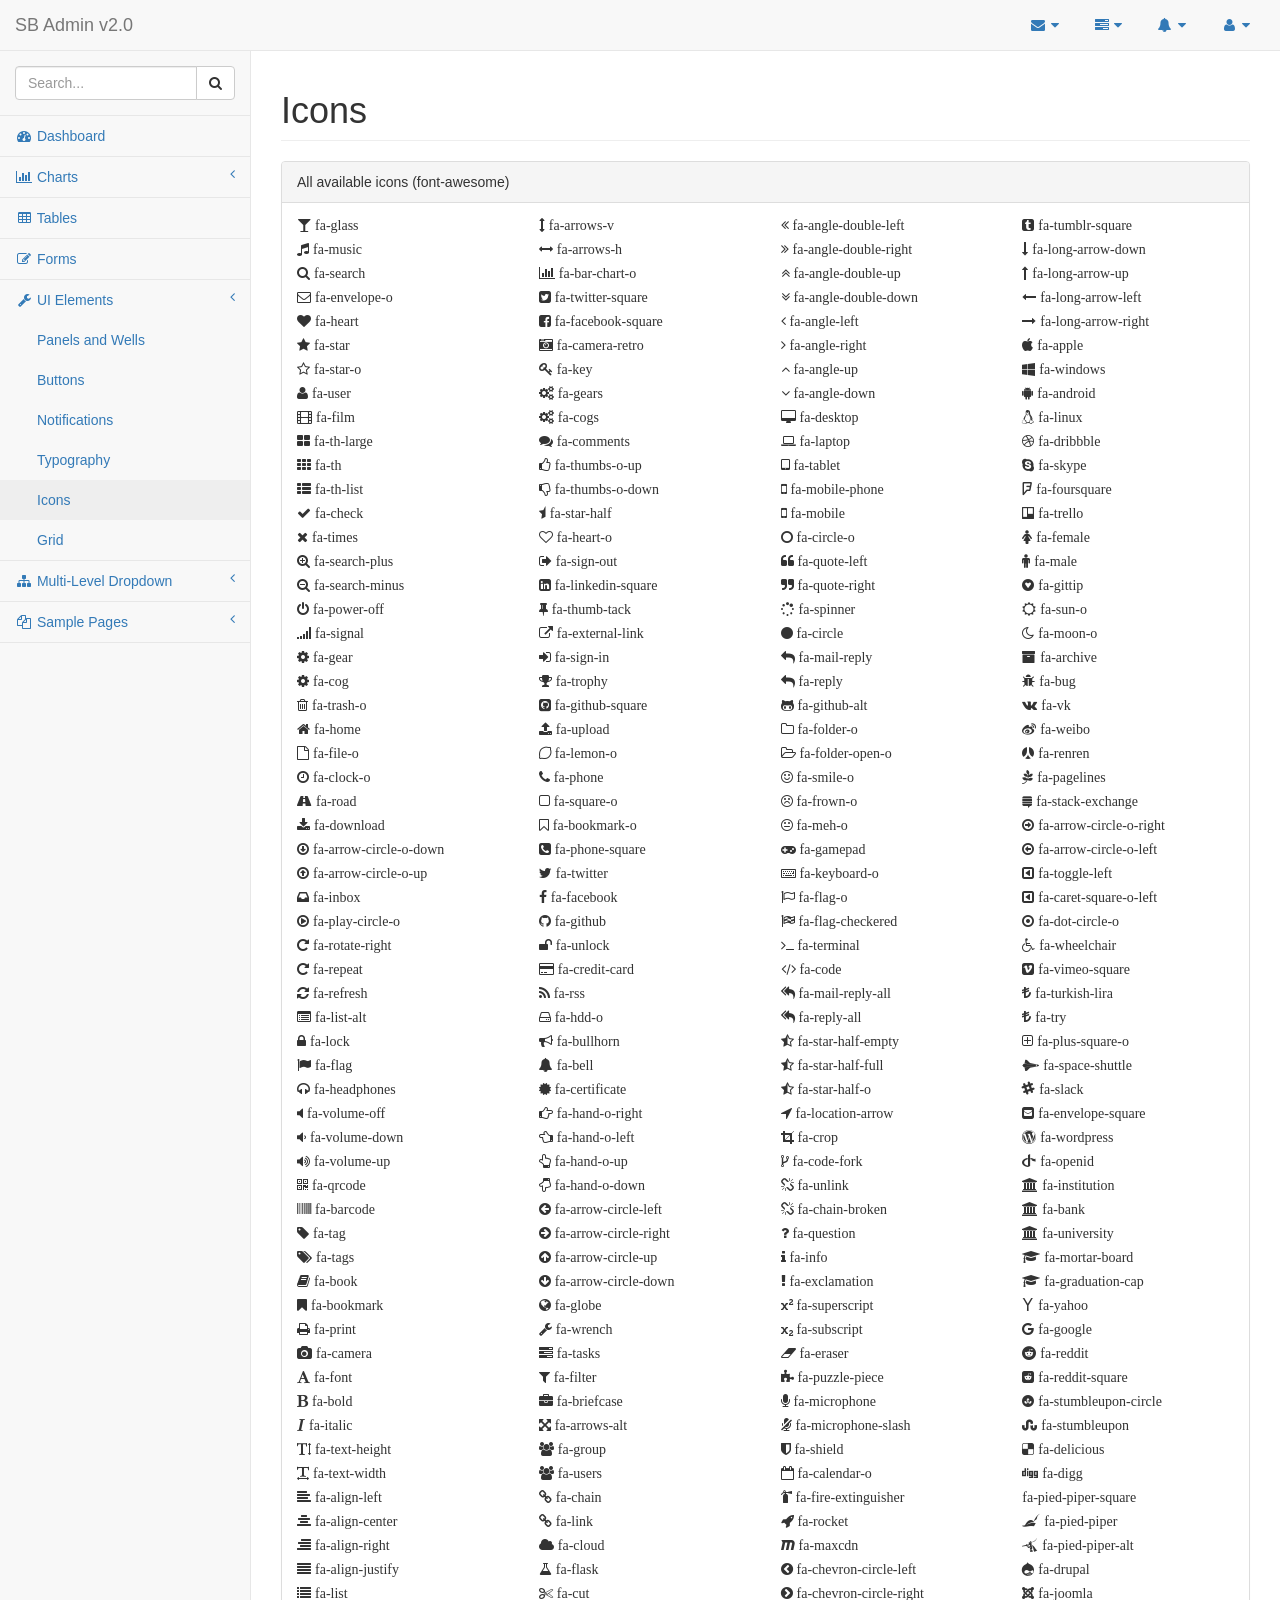
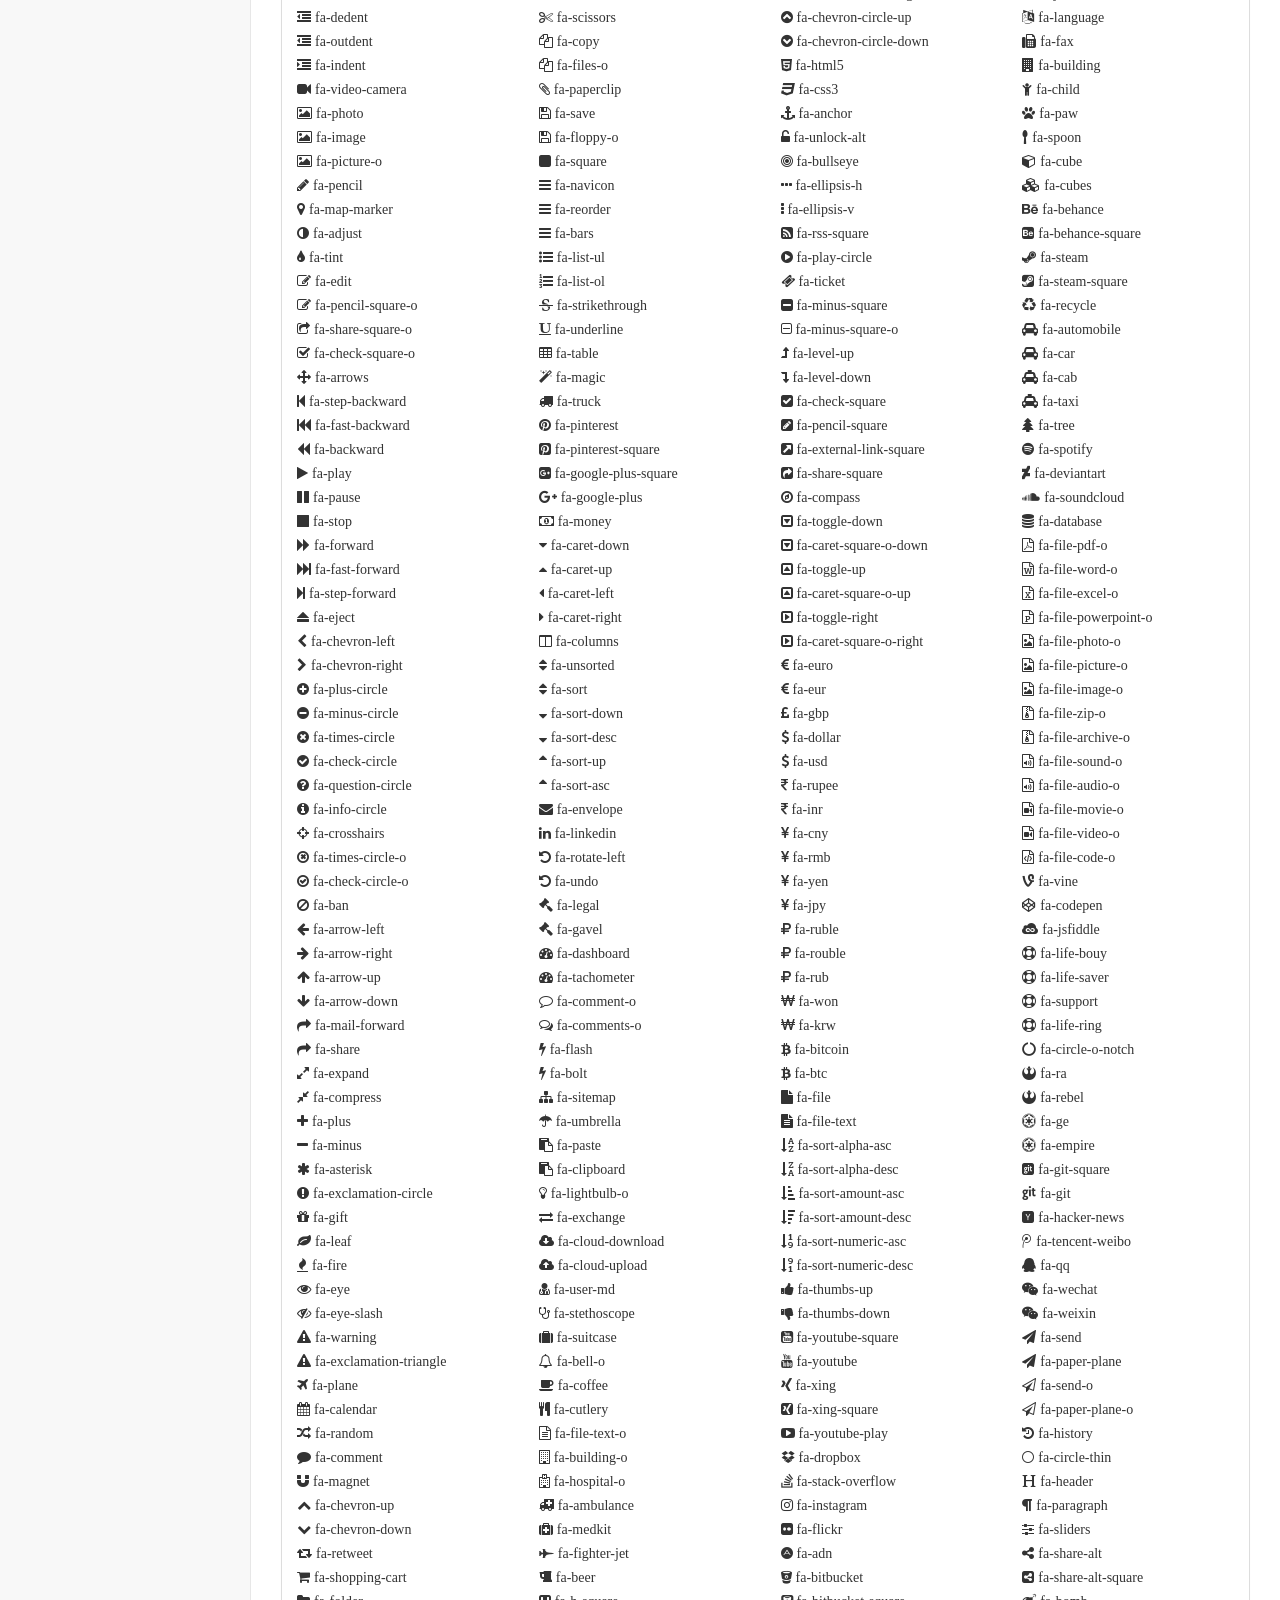
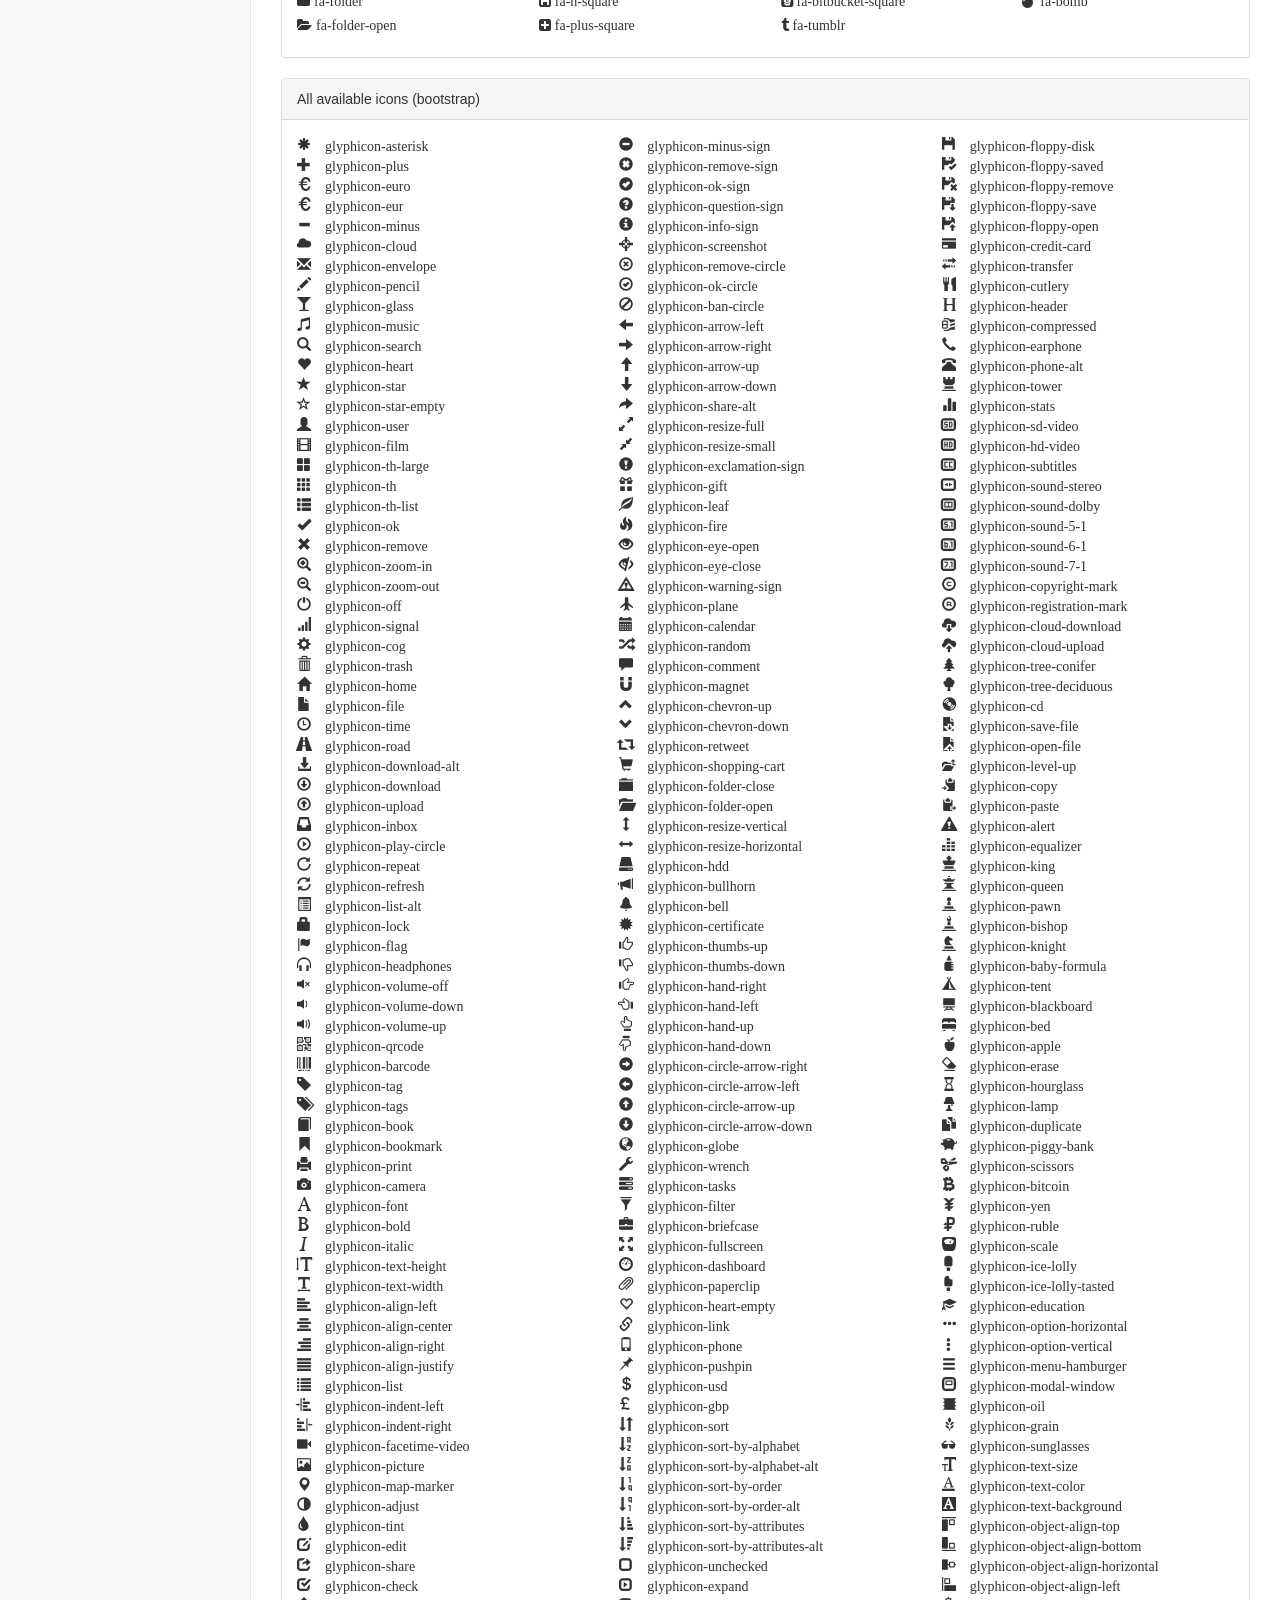
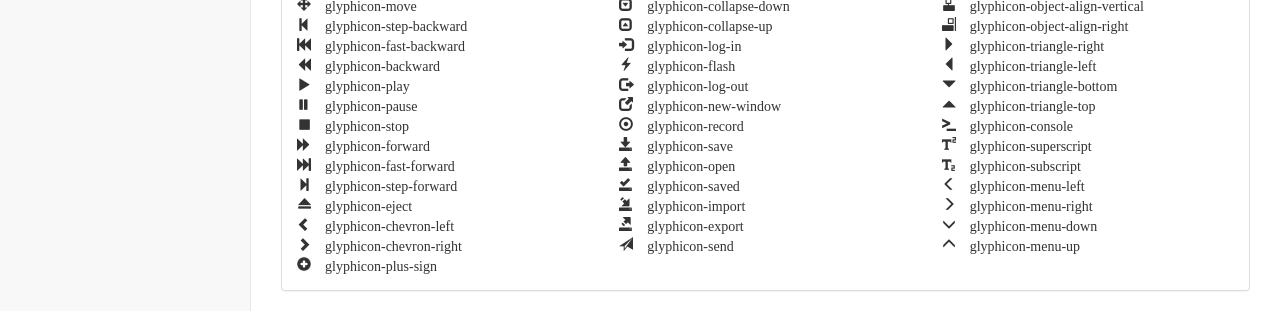
<file: admin/pages/icons.html>
<!DOCTYPE html>
<html lang="en">

<head>

    <meta charset="utf-8">
    <meta http-equiv="X-UA-Compatible" content="IE=edge">
    <meta name="viewport" content="width=device-width, initial-scale=1">
    <meta name="description" content="">
    <meta name="author" content="">

    <title>SB Admin 2 - Bootstrap Admin Theme</title>

    <!-- Bootstrap Core CSS -->
    <link href="../vendor/bootstrap/css/bootstrap.min.css" rel="stylesheet">

    <!-- MetisMenu CSS -->
    <link href="../vendor/metisMenu/metisMenu.min.css" rel="stylesheet">

    <!-- Custom CSS -->
    <link href="../dist/css/sb-admin-2.css" rel="stylesheet">

    <!-- Custom Fonts -->
    <link href="../vendor/font-awesome/css/font-awesome.min.css" rel="stylesheet" type="text/css">

    <!-- HTML5 Shim and Respond.js IE8 support of HTML5 elements and media queries -->
    <!-- WARNING: Respond.js doesn't work if you view the page via file:// -->
    <!--[if lt IE 9]>
        <script src="https://oss.maxcdn.com/libs/html5shiv/3.7.0/html5shiv.js"></script>
        <script src="https://oss.maxcdn.com/libs/respond.js/1.4.2/respond.min.js"></script>
    <![endif]-->

</head>

<body>

    <div id="wrapper">

        <!-- Navigation -->
        <nav class="navbar navbar-default navbar-static-top" role="navigation" style="margin-bottom: 0">
            <div class="navbar-header">
                <button type="button" class="navbar-toggle" data-toggle="collapse" data-target=".navbar-collapse">
                    <span class="sr-only">Toggle navigation</span>
                    <span class="icon-bar"></span>
                    <span class="icon-bar"></span>
                    <span class="icon-bar"></span>
                </button>
                <a class="navbar-brand" href="index.html">SB Admin v2.0</a>
            </div>
            <!-- /.navbar-header -->

            <ul class="nav navbar-top-links navbar-right">
                <li class="dropdown">
                    <a class="dropdown-toggle" data-toggle="dropdown" href="#">
                        <i class="fa fa-envelope fa-fw"></i> <i class="fa fa-caret-down"></i>
                    </a>
                    <ul class="dropdown-menu dropdown-messages">
                        <li>
                            <a href="#">
                                <div>
                                    <strong>John Smith</strong>
                                    <span class="pull-right text-muted">
                                            <em>Yesterday</em>
                                        </span>
                                </div>
                                <div>Lorem ipsum dolor sit amet, consectetur adipiscing elit. Pellentesque eleifend...</div>
                            </a>
                        </li>
                        <li class="divider"></li>
                        <li>
                            <a href="#">
                                <div>
                                    <strong>John Smith</strong>
                                    <span class="pull-right text-muted">
                                            <em>Yesterday</em>
                                        </span>
                                </div>
                                <div>Lorem ipsum dolor sit amet, consectetur adipiscing elit. Pellentesque eleifend...</div>
                            </a>
                        </li>
                        <li class="divider"></li>
                        <li>
                            <a href="#">
                                <div>
                                    <strong>John Smith</strong>
                                    <span class="pull-right text-muted">
                                            <em>Yesterday</em>
                                        </span>
                                </div>
                                <div>Lorem ipsum dolor sit amet, consectetur adipiscing elit. Pellentesque eleifend...</div>
                            </a>
                        </li>
                        <li class="divider"></li>
                        <li>
                            <a class="text-center" href="#">
                                <strong>Read All Messages</strong>
                                <i class="fa fa-angle-right"></i>
                            </a>
                        </li>
                    </ul>
                    <!-- /.dropdown-messages -->
                </li>
                <!-- /.dropdown -->
                <li class="dropdown">
                    <a class="dropdown-toggle" data-toggle="dropdown" href="#">
                        <i class="fa fa-tasks fa-fw"></i> <i class="fa fa-caret-down"></i>
                    </a>
                    <ul class="dropdown-menu dropdown-tasks">
                        <li>
                            <a href="#">
                                <div>
                                    <p>
                                        <strong>Task 1</strong>
                                        <span class="pull-right text-muted">40% Complete</span>
                                    </p>
                                    <div class="progress progress-striped active">
                                        <div class="progress-bar progress-bar-success" role="progressbar" aria-valuenow="40" aria-valuemin="0" aria-valuemax="100" style="width: 40%">
                                            <span class="sr-only">40% Complete (success)</span>
                                        </div>
                                    </div>
                                </div>
                            </a>
                        </li>
                        <li class="divider"></li>
                        <li>
                            <a href="#">
                                <div>
                                    <p>
                                        <strong>Task 2</strong>
                                        <span class="pull-right text-muted">20% Complete</span>
                                    </p>
                                    <div class="progress progress-striped active">
                                        <div class="progress-bar progress-bar-info" role="progressbar" aria-valuenow="20" aria-valuemin="0" aria-valuemax="100" style="width: 20%">
                                            <span class="sr-only">20% Complete</span>
                                        </div>
                                    </div>
                                </div>
                            </a>
                        </li>
                        <li class="divider"></li>
                        <li>
                            <a href="#">
                                <div>
                                    <p>
                                        <strong>Task 3</strong>
                                        <span class="pull-right text-muted">60% Complete</span>
                                    </p>
                                    <div class="progress progress-striped active">
                                        <div class="progress-bar progress-bar-warning" role="progressbar" aria-valuenow="60" aria-valuemin="0" aria-valuemax="100" style="width: 60%">
                                            <span class="sr-only">60% Complete (warning)</span>
                                        </div>
                                    </div>
                                </div>
                            </a>
                        </li>
                        <li class="divider"></li>
                        <li>
                            <a href="#">
                                <div>
                                    <p>
                                        <strong>Task 4</strong>
                                        <span class="pull-right text-muted">80% Complete</span>
                                    </p>
                                    <div class="progress progress-striped active">
                                        <div class="progress-bar progress-bar-danger" role="progressbar" aria-valuenow="80" aria-valuemin="0" aria-valuemax="100" style="width: 80%">
                                            <span class="sr-only">80% Complete (danger)</span>
                                        </div>
                                    </div>
                                </div>
                            </a>
                        </li>
                        <li class="divider"></li>
                        <li>
                            <a class="text-center" href="#">
                                <strong>See All Tasks</strong>
                                <i class="fa fa-angle-right"></i>
                            </a>
                        </li>
                    </ul>
                    <!-- /.dropdown-tasks -->
                </li>
                <!-- /.dropdown -->
                <li class="dropdown">
                    <a class="dropdown-toggle" data-toggle="dropdown" href="#">
                        <i class="fa fa-bell fa-fw"></i> <i class="fa fa-caret-down"></i>
                    </a>
                    <ul class="dropdown-menu dropdown-alerts">
                        <li>
                            <a href="#">
                                <div>
                                    <i class="fa fa-comment fa-fw"></i> New Comment
                                    <span class="pull-right text-muted small">4 minutes ago</span>
                                </div>
                            </a>
                        </li>
                        <li class="divider"></li>
                        <li>
                            <a href="#">
                                <div>
                                    <i class="fa fa-twitter fa-fw"></i> 3 New Followers
                                    <span class="pull-right text-muted small">12 minutes ago</span>
                                </div>
                            </a>
                        </li>
                        <li class="divider"></li>
                        <li>
                            <a href="#">
                                <div>
                                    <i class="fa fa-envelope fa-fw"></i> Message Sent
                                    <span class="pull-right text-muted small">4 minutes ago</span>
                                </div>
                            </a>
                        </li>
                        <li class="divider"></li>
                        <li>
                            <a href="#">
                                <div>
                                    <i class="fa fa-tasks fa-fw"></i> New Task
                                    <span class="pull-right text-muted small">4 minutes ago</span>
                                </div>
                            </a>
                        </li>
                        <li class="divider"></li>
                        <li>
                            <a href="#">
                                <div>
                                    <i class="fa fa-upload fa-fw"></i> Server Rebooted
                                    <span class="pull-right text-muted small">4 minutes ago</span>
                                </div>
                            </a>
                        </li>
                        <li class="divider"></li>
                        <li>
                            <a class="text-center" href="#">
                                <strong>See All Alerts</strong>
                                <i class="fa fa-angle-right"></i>
                            </a>
                        </li>
                    </ul>
                    <!-- /.dropdown-alerts -->
                </li>
                <!-- /.dropdown -->
                <li class="dropdown">
                    <a class="dropdown-toggle" data-toggle="dropdown" href="#">
                        <i class="fa fa-user fa-fw"></i> <i class="fa fa-caret-down"></i>
                    </a>
                    <ul class="dropdown-menu dropdown-user">
                        <li><a href="#"><i class="fa fa-user fa-fw"></i> User Profile</a>
                        </li>
                        <li><a href="#"><i class="fa fa-gear fa-fw"></i> Settings</a>
                        </li>
                        <li class="divider"></li>
                        <li><a href="login.html"><i class="fa fa-sign-out fa-fw"></i> Logout</a>
                        </li>
                    </ul>
                    <!-- /.dropdown-user -->
                </li>
                <!-- /.dropdown -->
            </ul>
            <!-- /.navbar-top-links -->

            <div class="navbar-default sidebar" role="navigation">
                <div class="sidebar-nav navbar-collapse">
                    <ul class="nav" id="side-menu">
                        <li class="sidebar-search">
                            <div class="input-group custom-search-form">
                                <input type="text" class="form-control" placeholder="Search...">
                                <span class="input-group-btn">
                                    <button class="btn btn-default" type="button">
                                        <i class="fa fa-search"></i>
                                    </button>
                                </span>
                            </div>
                            <!-- /input-group -->
                        </li>
                        <li>
                            <a href="index.html"><i class="fa fa-dashboard fa-fw"></i> Dashboard</a>
                        </li>
                        <li>
                            <a href="#"><i class="fa fa-bar-chart-o fa-fw"></i> Charts<span class="fa arrow"></span></a>
                            <ul class="nav nav-second-level">
                                <li>
                                    <a href="flot.html">Flot Charts</a>
                                </li>
                                <li>
                                    <a href="morris.html">Morris.js Charts</a>
                                </li>
                            </ul>
                            <!-- /.nav-second-level -->
                        </li>
                        <li>
                            <a href="tables.html"><i class="fa fa-table fa-fw"></i> Tables</a>
                        </li>
                        <li>
                            <a href="forms.html"><i class="fa fa-edit fa-fw"></i> Forms</a>
                        </li>
                        <li>
                            <a href="#"><i class="fa fa-wrench fa-fw"></i> UI Elements<span class="fa arrow"></span></a>
                            <ul class="nav nav-second-level">
                                <li>
                                    <a href="panels-wells.html">Panels and Wells</a>
                                </li>
                                <li>
                                    <a href="buttons.html">Buttons</a>
                                </li>
                                <li>
                                    <a href="notifications.html">Notifications</a>
                                </li>
                                <li>
                                    <a href="typography.html">Typography</a>
                                </li>
                                <li>
                                    <a href="icons.html"> Icons</a>
                                </li>
                                <li>
                                    <a href="grid.html">Grid</a>
                                </li>
                            </ul>
                            <!-- /.nav-second-level -->
                        </li>
                        <li>
                            <a href="#"><i class="fa fa-sitemap fa-fw"></i> Multi-Level Dropdown<span class="fa arrow"></span></a>
                            <ul class="nav nav-second-level">
                                <li>
                                    <a href="#">Second Level Item</a>
                                </li>
                                <li>
                                    <a href="#">Second Level Item</a>
                                </li>
                                <li>
                                    <a href="#">Third Level <span class="fa arrow"></span></a>
                                    <ul class="nav nav-third-level">
                                        <li>
                                            <a href="#">Third Level Item</a>
                                        </li>
                                        <li>
                                            <a href="#">Third Level Item</a>
                                        </li>
                                        <li>
                                            <a href="#">Third Level Item</a>
                                        </li>
                                        <li>
                                            <a href="#">Third Level Item</a>
                                        </li>
                                    </ul>
                                    <!-- /.nav-third-level -->
                                </li>
                            </ul>
                            <!-- /.nav-second-level -->
                        </li>
                        <li>
                            <a href="#"><i class="fa fa-files-o fa-fw"></i> Sample Pages<span class="fa arrow"></span></a>
                            <ul class="nav nav-second-level">
                                <li>
                                    <a href="blank.html">Blank Page</a>
                                </li>
                                <li>
                                    <a href="login.html">Login Page</a>
                                </li>
                            </ul>
                            <!-- /.nav-second-level -->
                        </li>
                    </ul>
                </div>
                <!-- /.sidebar-collapse -->
            </div>
            <!-- /.navbar-static-side -->
        </nav>

        <div id="page-wrapper">
            <div class="row">
                <div class="col-lg-12">
                    <h1 class="page-header">Icons</h1>
                </div>
                <!-- /.col-lg-12 -->
            </div>
            <!-- /.row -->
            <div class="row">
                <div class="col-lg-12">
                    <div class="panel panel-default">
                        <div class="panel-heading">
                            All available icons (font-awesome)
                        </div>
                        <div class="panel-body">
                            <div class="row">
                                <div class="fa col-lg-3">
                                    <p class="fa fa-glass"> fa-glass </p>
                                    <br/>
                                    <p class="fa fa-music"> fa-music </p>
                                    <br/>
                                    <p class="fa fa-search"> fa-search </p>
                                    <br/>
                                    <p class="fa fa-envelope-o"> fa-envelope-o </p>
                                    <br/>
                                    <p class="fa fa-heart"> fa-heart </p>
                                    <br/>
                                    <p class="fa fa-star"> fa-star </p>
                                    <br/>
                                    <p class="fa fa-star-o"> fa-star-o </p>
                                    <br/>
                                    <p class="fa fa-user"> fa-user </p>
                                    <br/>
                                    <p class="fa fa-film"> fa-film </p>
                                    <br/>
                                    <p class="fa fa-th-large"> fa-th-large </p>
                                    <br/>
                                    <p class="fa fa-th"> fa-th </p>
                                    <br/>
                                    <p class="fa fa-th-list"> fa-th-list </p>
                                    <br/>
                                    <p class="fa fa-check"> fa-check </p>
                                    <br/>
                                    <p class="fa fa-times"> fa-times </p>
                                    <br/>
                                    <p class="fa fa-search-plus"> fa-search-plus </p>
                                    <br/>
                                    <p class="fa fa-search-minus"> fa-search-minus </p>
                                    <br/>
                                    <p class="fa fa-power-off"> fa-power-off </p>
                                    <br/>
                                    <p class="fa fa-signal"> fa-signal </p>
                                    <br/>
                                    <p class="fa fa-gear"> fa-gear </p>
                                    <br/>
                                    <p class="fa fa-cog"> fa-cog </p>
                                    <br/>
                                    <p class="fa fa-trash-o"> fa-trash-o </p>
                                    <br/>
                                    <p class="fa fa-home"> fa-home </p>
                                    <br/>
                                    <p class="fa fa-file-o"> fa-file-o </p>
                                    <br/>
                                    <p class="fa fa-clock-o"> fa-clock-o </p>
                                    <br/>
                                    <p class="fa fa-road"> fa-road </p>
                                    <br/>
                                    <p class="fa fa-download"> fa-download </p>
                                    <br/>
                                    <p class="fa fa-arrow-circle-o-down"> fa-arrow-circle-o-down </p>
                                    <br/>
                                    <p class="fa fa-arrow-circle-o-up"> fa-arrow-circle-o-up </p>
                                    <br/>
                                    <p class="fa fa-inbox"> fa-inbox </p>
                                    <br/>
                                    <p class="fa fa-play-circle-o"> fa-play-circle-o </p>
                                    <br/>
                                    <p class="fa fa-rotate-right"> fa-rotate-right </p>
                                    <br/>
                                    <p class="fa fa-repeat"> fa-repeat </p>
                                    <br/>
                                    <p class="fa fa-refresh"> fa-refresh </p>
                                    <br/>
                                    <p class="fa fa-list-alt"> fa-list-alt </p>
                                    <br/>
                                    <p class="fa fa-lock"> fa-lock </p>
                                    <br/>
                                    <p class="fa fa-flag"> fa-flag </p>
                                    <br/>
                                    <p class="fa fa-headphones"> fa-headphones </p>
                                    <br/>
                                    <p class="fa fa-volume-off"> fa-volume-off </p>
                                    <br/>
                                    <p class="fa fa-volume-down"> fa-volume-down </p>
                                    <br/>
                                    <p class="fa fa-volume-up"> fa-volume-up </p>
                                    <br/>
                                    <p class="fa fa-qrcode"> fa-qrcode </p>
                                    <br/>
                                    <p class="fa fa-barcode"> fa-barcode </p>
                                    <br/>
                                    <p class="fa fa-tag"> fa-tag </p>
                                    <br/>
                                    <p class="fa fa-tags"> fa-tags </p>
                                    <br/>
                                    <p class="fa fa-book"> fa-book </p>
                                    <br/>
                                    <p class="fa fa-bookmark"> fa-bookmark </p>
                                    <br/>
                                    <p class="fa fa-print"> fa-print </p>
                                    <br/>
                                    <p class="fa fa-camera"> fa-camera </p>
                                    <br/>
                                    <p class="fa fa-font"> fa-font </p>
                                    <br/>
                                    <p class="fa fa-bold"> fa-bold </p>
                                    <br/>
                                    <p class="fa fa-italic"> fa-italic </p>
                                    <br/>
                                    <p class="fa fa-text-height"> fa-text-height </p>
                                    <br/>
                                    <p class="fa fa-text-width"> fa-text-width </p>
                                    <br/>
                                    <p class="fa fa-align-left"> fa-align-left </p>
                                    <br/>
                                    <p class="fa fa-align-center"> fa-align-center </p>
                                    <br/>
                                    <p class="fa fa-align-right"> fa-align-right </p>
                                    <br/>
                                    <p class="fa fa-align-justify"> fa-align-justify </p>
                                    <br/>
                                    <p class="fa fa-list"> fa-list </p>
                                    <br/>
                                    <p class="fa fa-dedent"> fa-dedent </p>
                                    <br/>
                                    <p class="fa fa-outdent"> fa-outdent </p>
                                    <br/>
                                    <p class="fa fa-indent"> fa-indent </p>
                                    <br/>
                                    <p class="fa fa-video-camera"> fa-video-camera </p>
                                    <br/>
                                    <p class="fa fa-photo"> fa-photo </p>
                                    <br/>
                                    <p class="fa fa-image"> fa-image </p>
                                    <br/>
                                    <p class="fa fa-picture-o"> fa-picture-o </p>
                                    <br/>
                                    <p class="fa fa-pencil"> fa-pencil </p>
                                    <br/>
                                    <p class="fa fa-map-marker"> fa-map-marker </p>
                                    <br/>
                                    <p class="fa fa-adjust"> fa-adjust </p>
                                    <br/>
                                    <p class="fa fa-tint"> fa-tint </p>
                                    <br/>
                                    <p class="fa fa-edit"> fa-edit </p>
                                    <br/>
                                    <p class="fa fa-pencil-square-o"> fa-pencil-square-o </p>
                                    <br/>
                                    <p class="fa fa-share-square-o"> fa-share-square-o </p>
                                    <br/>
                                    <p class="fa fa-check-square-o"> fa-check-square-o </p>
                                    <br/>
                                    <p class="fa fa-arrows"> fa-arrows </p>
                                    <br/>
                                    <p class="fa fa-step-backward"> fa-step-backward </p>
                                    <br/>
                                    <p class="fa fa-fast-backward"> fa-fast-backward </p>
                                    <br/>
                                    <p class="fa fa-backward"> fa-backward </p>
                                    <br/>
                                    <p class="fa fa-play"> fa-play </p>
                                    <br/>
                                    <p class="fa fa-pause"> fa-pause </p>
                                    <br/>
                                    <p class="fa fa-stop"> fa-stop </p>
                                    <br/>
                                    <p class="fa fa-forward"> fa-forward </p>
                                    <br/>
                                    <p class="fa fa-fast-forward"> fa-fast-forward </p>
                                    <br/>
                                    <p class="fa fa-step-forward"> fa-step-forward </p>
                                    <br/>
                                    <p class="fa fa-eject"> fa-eject </p>
                                    <br/>
                                    <p class="fa fa-chevron-left"> fa-chevron-left </p>
                                    <br/>
                                    <p class="fa fa-chevron-right"> fa-chevron-right </p>
                                    <br/>
                                    <p class="fa fa-plus-circle"> fa-plus-circle </p>
                                    <br/>
                                    <p class="fa fa-minus-circle"> fa-minus-circle </p>
                                    <br/>
                                    <p class="fa fa-times-circle"> fa-times-circle </p>
                                    <br/>
                                    <p class="fa fa-check-circle"> fa-check-circle </p>
                                    <br/>
                                    <p class="fa fa-question-circle"> fa-question-circle </p>
                                    <br/>
                                    <p class="fa fa-info-circle"> fa-info-circle </p>
                                    <br/>
                                    <p class="fa fa-crosshairs"> fa-crosshairs </p>
                                    <br/>
                                    <p class="fa fa-times-circle-o"> fa-times-circle-o </p>
                                    <br/>
                                    <p class="fa fa-check-circle-o"> fa-check-circle-o </p>
                                    <br/>
                                    <p class="fa fa-ban"> fa-ban </p>
                                    <br/>
                                    <p class="fa fa-arrow-left"> fa-arrow-left </p>
                                    <br/>
                                    <p class="fa fa-arrow-right"> fa-arrow-right </p>
                                    <br/>
                                    <p class="fa fa-arrow-up"> fa-arrow-up </p>
                                    <br/>
                                    <p class="fa fa-arrow-down"> fa-arrow-down </p>
                                    <br/>
                                    <p class="fa fa-mail-forward"> fa-mail-forward </p>
                                    <br/>
                                    <p class="fa fa-share"> fa-share </p>
                                    <br/>
                                    <p class="fa fa-expand"> fa-expand </p>
                                    <br/>
                                    <p class="fa fa-compress"> fa-compress </p>
                                    <br/>
                                    <p class="fa fa-plus"> fa-plus </p>
                                    <br/>
                                    <p class="fa fa-minus"> fa-minus </p>
                                    <br/>
                                    <p class="fa fa-asterisk"> fa-asterisk </p>
                                    <br/>
                                    <p class="fa fa-exclamation-circle"> fa-exclamation-circle </p>
                                    <br/>
                                    <p class="fa fa-gift"> fa-gift </p>
                                    <br/>
                                    <p class="fa fa-leaf"> fa-leaf </p>
                                    <br/>
                                    <p class="fa fa-fire"> fa-fire </p>
                                    <br/>
                                    <p class="fa fa-eye"> fa-eye </p>
                                    <br/>
                                    <p class="fa fa-eye-slash"> fa-eye-slash </p>
                                    <br/>
                                    <p class="fa fa-warning"> fa-warning </p>
                                    <br/>
                                    <p class="fa fa-exclamation-triangle"> fa-exclamation-triangle </p>
                                    <br/>
                                    <p class="fa fa-plane"> fa-plane </p>
                                    <br/>
                                    <p class="fa fa-calendar"> fa-calendar </p>
                                    <br/>
                                    <p class="fa fa-random"> fa-random </p>
                                    <br/>
                                    <p class="fa fa-comment"> fa-comment </p>
                                    <br/>
                                    <p class="fa fa-magnet"> fa-magnet </p>
                                    <br/>
                                    <p class="fa fa-chevron-up"> fa-chevron-up </p>
                                    <br/>
                                    <p class="fa fa-chevron-down"> fa-chevron-down </p>
                                    <br/>
                                    <p class="fa fa-retweet"> fa-retweet </p>
                                    <br/>
                                    <p class="fa fa-shopping-cart"> fa-shopping-cart </p>
                                    <br/>
                                    <p class="fa fa-folder"> fa-folder </p>
                                    <br/>
                                    <p class="fa fa-folder-open"> fa-folder-open </p>
                                    <br/>
                                </div>
                                <!-- /.col-lg-6 (nested) -->
                                <div class="fa col-lg-3">
                                    <p class="fa fa-arrows-v"> fa-arrows-v </p>
                                    <br/>
                                    <p class="fa fa-arrows-h"> fa-arrows-h </p>
                                    <br/>
                                    <p class="fa fa-bar-chart-o"> fa-bar-chart-o </p>
                                    <br/>
                                    <p class="fa fa-twitter-square"> fa-twitter-square </p>
                                    <br/>
                                    <p class="fa fa-facebook-square"> fa-facebook-square </p>
                                    <br/>
                                    <p class="fa fa-camera-retro"> fa-camera-retro </p>
                                    <br/>
                                    <p class="fa fa-key"> fa-key </p>
                                    <br/>
                                    <p class="fa fa-gears"> fa-gears </p>
                                    <br/>
                                    <p class="fa fa-cogs"> fa-cogs </p>
                                    <br/>
                                    <p class="fa fa-comments"> fa-comments </p>
                                    <br/>
                                    <p class="fa fa-thumbs-o-up"> fa-thumbs-o-up </p>
                                    <br/>
                                    <p class="fa fa-thumbs-o-down"> fa-thumbs-o-down </p>
                                    <br/>
                                    <p class="fa fa-star-half"> fa-star-half </p>
                                    <br/>
                                    <p class="fa fa-heart-o"> fa-heart-o </p>
                                    <br/>
                                    <p class="fa fa-sign-out"> fa-sign-out </p>
                                    <br/>
                                    <p class="fa fa-linkedin-square"> fa-linkedin-square </p>
                                    <br/>
                                    <p class="fa fa-thumb-tack"> fa-thumb-tack </p>
                                    <br/>
                                    <p class="fa fa-external-link"> fa-external-link </p>
                                    <br/>
                                    <p class="fa fa-sign-in"> fa-sign-in </p>
                                    <br/>
                                    <p class="fa fa-trophy"> fa-trophy </p>
                                    <br/>
                                    <p class="fa fa-github-square"> fa-github-square </p>
                                    <br/>
                                    <p class="fa fa-upload"> fa-upload </p>
                                    <br/>
                                    <p class="fa fa-lemon-o"> fa-lemon-o </p>
                                    <br/>
                                    <p class="fa fa-phone"> fa-phone </p>
                                    <br/>
                                    <p class="fa fa-square-o"> fa-square-o </p>
                                    <br/>
                                    <p class="fa fa-bookmark-o"> fa-bookmark-o </p>
                                    <br/>
                                    <p class="fa fa-phone-square"> fa-phone-square </p>
                                    <br/>
                                    <p class="fa fa-twitter"> fa-twitter </p>
                                    <br/>
                                    <p class="fa fa-facebook"> fa-facebook </p>
                                    <br/>
                                    <p class="fa fa-github"> fa-github </p>
                                    <br/>
                                    <p class="fa fa-unlock"> fa-unlock </p>
                                    <br/>
                                    <p class="fa fa-credit-card"> fa-credit-card </p>
                                    <br/>
                                    <p class="fa fa-rss"> fa-rss </p>
                                    <br/>
                                    <p class="fa fa-hdd-o"> fa-hdd-o </p>
                                    <br/>
                                    <p class="fa fa-bullhorn"> fa-bullhorn </p>
                                    <br/>
                                    <p class="fa fa-bell"> fa-bell </p>
                                    <br/>
                                    <p class="fa fa-certificate"> fa-certificate </p>
                                    <br/>
                                    <p class="fa fa-hand-o-right"> fa-hand-o-right </p>
                                    <br/>
                                    <p class="fa fa-hand-o-left"> fa-hand-o-left </p>
                                    <br/>
                                    <p class="fa fa-hand-o-up"> fa-hand-o-up </p>
                                    <br/>
                                    <p class="fa fa-hand-o-down"> fa-hand-o-down </p>
                                    <br/>
                                    <p class="fa fa-arrow-circle-left"> fa-arrow-circle-left </p>
                                    <br/>
                                    <p class="fa fa-arrow-circle-right"> fa-arrow-circle-right </p>
                                    <br/>
                                    <p class="fa fa-arrow-circle-up"> fa-arrow-circle-up </p>
                                    <br/>
                                    <p class="fa fa-arrow-circle-down"> fa-arrow-circle-down </p>
                                    <br/>
                                    <p class="fa fa-globe"> fa-globe </p>
                                    <br/>
                                    <p class="fa fa-wrench"> fa-wrench </p>
                                    <br/>
                                    <p class="fa fa-tasks"> fa-tasks </p>
                                    <br/>
                                    <p class="fa fa-filter"> fa-filter </p>
                                    <br/>
                                    <p class="fa fa-briefcase"> fa-briefcase </p>
                                    <br/>
                                    <p class="fa fa-arrows-alt"> fa-arrows-alt </p>
                                    <br/>
                                    <p class="fa fa-group"> fa-group </p>
                                    <br/>
                                    <p class="fa fa-users"> fa-users </p>
                                    <br/>
                                    <p class="fa fa-chain"> fa-chain </p>
                                    <br/>
                                    <p class="fa fa-link"> fa-link </p>
                                    <br/>
                                    <p class="fa fa-cloud"> fa-cloud </p>
                                    <br/>
                                    <p class="fa fa-flask"> fa-flask </p>
                                    <br/>
                                    <p class="fa fa-cut"> fa-cut </p>
                                    <br/>
                                    <p class="fa fa-scissors"> fa-scissors </p>
                                    <br/>
                                    <p class="fa fa-copy"> fa-copy </p>
                                    <br/>
                                    <p class="fa fa-files-o"> fa-files-o </p>
                                    <br/>
                                    <p class="fa fa-paperclip"> fa-paperclip </p>
                                    <br/>
                                    <p class="fa fa-save"> fa-save </p>
                                    <br/>
                                    <p class="fa fa-floppy-o"> fa-floppy-o </p>
                                    <br/>
                                    <p class="fa fa-square"> fa-square </p>
                                    <br/>
                                    <p class="fa fa-navicon"> fa-navicon </p>
                                    <br/>
                                    <p class="fa fa-reorder"> fa-reorder </p>
                                    <br/>
                                    <p class="fa fa-bars"> fa-bars </p>
                                    <br/>
                                    <p class="fa fa-list-ul"> fa-list-ul </p>
                                    <br/>
                                    <p class="fa fa-list-ol"> fa-list-ol </p>
                                    <br/>
                                    <p class="fa fa-strikethrough"> fa-strikethrough </p>
                                    <br/>
                                    <p class="fa fa-underline"> fa-underline </p>
                                    <br/>
                                    <p class="fa fa-table"> fa-table </p>
                                    <br/>
                                    <p class="fa fa-magic"> fa-magic </p>
                                    <br/>
                                    <p class="fa fa-truck"> fa-truck </p>
                                    <br/>
                                    <p class="fa fa-pinterest"> fa-pinterest </p>
                                    <br/>
                                    <p class="fa fa-pinterest-square"> fa-pinterest-square </p>
                                    <br/>
                                    <p class="fa fa-google-plus-square"> fa-google-plus-square </p>
                                    <br/>
                                    <p class="fa fa-google-plus"> fa-google-plus </p>
                                    <br/>
                                    <p class="fa fa-money"> fa-money </p>
                                    <br/>
                                    <p class="fa fa-caret-down"> fa-caret-down </p>
                                    <br/>
                                    <p class="fa fa-caret-up"> fa-caret-up </p>
                                    <br/>
                                    <p class="fa fa-caret-left"> fa-caret-left </p>
                                    <br/>
                                    <p class="fa fa-caret-right"> fa-caret-right </p>
                                    <br/>
                                    <p class="fa fa-columns"> fa-columns </p>
                                    <br/>
                                    <p class="fa fa-unsorted"> fa-unsorted </p>
                                    <br/>
                                    <p class="fa fa-sort"> fa-sort </p>
                                    <br/>
                                    <p class="fa fa-sort-down"> fa-sort-down </p>
                                    <br/>
                                    <p class="fa fa-sort-desc"> fa-sort-desc </p>
                                    <br/>
                                    <p class="fa fa-sort-up"> fa-sort-up </p>
                                    <br/>
                                    <p class="fa fa-sort-asc"> fa-sort-asc </p>
                                    <br/>
                                    <p class="fa fa-envelope"> fa-envelope </p>
                                    <br/>
                                    <p class="fa fa-linkedin"> fa-linkedin </p>
                                    <br/>
                                    <p class="fa fa-rotate-left"> fa-rotate-left </p>
                                    <br/>
                                    <p class="fa fa-undo"> fa-undo </p>
                                    <br/>
                                    <p class="fa fa-legal"> fa-legal </p>
                                    <br/>
                                    <p class="fa fa-gavel"> fa-gavel </p>
                                    <br/>
                                    <p class="fa fa-dashboard"> fa-dashboard </p>
                                    <br/>
                                    <p class="fa fa-tachometer"> fa-tachometer </p>
                                    <br/>
                                    <p class="fa fa-comment-o"> fa-comment-o </p>
                                    <br/>
                                    <p class="fa fa-comments-o"> fa-comments-o </p>
                                    <br/>
                                    <p class="fa fa-flash"> fa-flash </p>
                                    <br/>
                                    <p class="fa fa-bolt"> fa-bolt </p>
                                    <br/>
                                    <p class="fa fa-sitemap"> fa-sitemap </p>
                                    <br/>
                                    <p class="fa fa-umbrella"> fa-umbrella </p>
                                    <br/>
                                    <p class="fa fa-paste"> fa-paste </p>
                                    <br/>
                                    <p class="fa fa-clipboard"> fa-clipboard </p>
                                    <br/>
                                    <p class="fa fa-lightbulb-o"> fa-lightbulb-o </p>
                                    <br/>
                                    <p class="fa fa-exchange"> fa-exchange </p>
                                    <br/>
                                    <p class="fa fa-cloud-download"> fa-cloud-download </p>
                                    <br/>
                                    <p class="fa fa-cloud-upload"> fa-cloud-upload </p>
                                    <br/>
                                    <p class="fa fa-user-md"> fa-user-md </p>
                                    <br/>
                                    <p class="fa fa-stethoscope"> fa-stethoscope </p>
                                    <br/>
                                    <p class="fa fa-suitcase"> fa-suitcase </p>
                                    <br/>
                                    <p class="fa fa-bell-o"> fa-bell-o </p>
                                    <br/>
                                    <p class="fa fa-coffee"> fa-coffee </p>
                                    <br/>
                                    <p class="fa fa-cutlery"> fa-cutlery </p>
                                    <br/>
                                    <p class="fa fa-file-text-o"> fa-file-text-o </p>
                                    <br/>
                                    <p class="fa fa-building-o"> fa-building-o </p>
                                    <br/>
                                    <p class="fa fa-hospital-o"> fa-hospital-o </p>
                                    <br/>
                                    <p class="fa fa-ambulance"> fa-ambulance </p>
                                    <br/>
                                    <p class="fa fa-medkit"> fa-medkit </p>
                                    <br/>
                                    <p class="fa fa-fighter-jet"> fa-fighter-jet </p>
                                    <br/>
                                    <p class="fa fa-beer"> fa-beer </p>
                                    <br/>
                                    <p class="fa fa-h-square"> fa-h-square </p>
                                    <br/>
                                    <p class="fa fa-plus-square"> fa-plus-square </p>
                                    <br/>
                                </div>
                                <div class="fa col-lg-3">
                                    <p class="fa fa-angle-double-left"> fa-angle-double-left </p>
                                    <br/>
                                    <p class="fa fa-angle-double-right"> fa-angle-double-right </p>
                                    <br/>
                                    <p class="fa fa-angle-double-up"> fa-angle-double-up </p>
                                    <br/>
                                    <p class="fa fa-angle-double-down"> fa-angle-double-down </p>
                                    <br/>
                                    <p class="fa fa-angle-left"> fa-angle-left </p>
                                    <br/>
                                    <p class="fa fa-angle-right"> fa-angle-right </p>
                                    <br/>
                                    <p class="fa fa-angle-up"> fa-angle-up </p>
                                    <br/>
                                    <p class="fa fa-angle-down"> fa-angle-down </p>
                                    <br/>
                                    <p class="fa fa-desktop"> fa-desktop </p>
                                    <br/>
                                    <p class="fa fa-laptop"> fa-laptop </p>
                                    <br/>
                                    <p class="fa fa-tablet"> fa-tablet </p>
                                    <br/>
                                    <p class="fa fa-mobile-phone"> fa-mobile-phone </p>
                                    <br/>
                                    <p class="fa fa-mobile"> fa-mobile </p>
                                    <br/>
                                    <p class="fa fa-circle-o"> fa-circle-o </p>
                                    <br/>
                                    <p class="fa fa-quote-left"> fa-quote-left </p>
                                    <br/>
                                    <p class="fa fa-quote-right"> fa-quote-right </p>
                                    <br/>
                                    <p class="fa fa-spinner"> fa-spinner </p>
                                    <br/>
                                    <p class="fa fa-circle"> fa-circle </p>
                                    <br/>
                                    <p class="fa fa-mail-reply"> fa-mail-reply </p>
                                    <br/>
                                    <p class="fa fa-reply"> fa-reply </p>
                                    <br/>
                                    <p class="fa fa-github-alt"> fa-github-alt </p>
                                    <br/>
                                    <p class="fa fa-folder-o"> fa-folder-o </p>
                                    <br/>
                                    <p class="fa fa-folder-open-o"> fa-folder-open-o </p>
                                    <br/>
                                    <p class="fa fa-smile-o"> fa-smile-o </p>
                                    <br/>
                                    <p class="fa fa-frown-o"> fa-frown-o </p>
                                    <br/>
                                    <p class="fa fa-meh-o"> fa-meh-o </p>
                                    <br/>
                                    <p class="fa fa-gamepad"> fa-gamepad </p>
                                    <br/>
                                    <p class="fa fa-keyboard-o"> fa-keyboard-o </p>
                                    <br/>
                                    <p class="fa fa-flag-o"> fa-flag-o </p>
                                    <br/>
                                    <p class="fa fa-flag-checkered"> fa-flag-checkered </p>
                                    <br/>
                                    <p class="fa fa-terminal"> fa-terminal </p>
                                    <br/>
                                    <p class="fa fa-code"> fa-code </p>
                                    <br/>
                                    <p class="fa fa-mail-reply-all"> fa-mail-reply-all </p>
                                    <br/>
                                    <p class="fa fa-reply-all"> fa-reply-all </p>
                                    <br/>
                                    <p class="fa fa-star-half-empty"> fa-star-half-empty </p>
                                    <br/>
                                    <p class="fa fa-star-half-full"> fa-star-half-full </p>
                                    <br/>
                                    <p class="fa fa-star-half-o"> fa-star-half-o </p>
                                    <br/>
                                    <p class="fa fa-location-arrow"> fa-location-arrow </p>
                                    <br/>
                                    <p class="fa fa-crop"> fa-crop </p>
                                    <br/>
                                    <p class="fa fa-code-fork"> fa-code-fork </p>
                                    <br/>
                                    <p class="fa fa-unlink"> fa-unlink </p>
                                    <br/>
                                    <p class="fa fa-chain-broken"> fa-chain-broken </p>
                                    <br/>
                                    <p class="fa fa-question"> fa-question </p>
                                    <br/>
                                    <p class="fa fa-info"> fa-info </p>
                                    <br/>
                                    <p class="fa fa-exclamation"> fa-exclamation </p>
                                    <br/>
                                    <p class="fa fa-superscript"> fa-superscript </p>
                                    <br/>
                                    <p class="fa fa-subscript"> fa-subscript </p>
                                    <br/>
                                    <p class="fa fa-eraser"> fa-eraser </p>
                                    <br/>
                                    <p class="fa fa-puzzle-piece"> fa-puzzle-piece </p>
                                    <br/>
                                    <p class="fa fa-microphone"> fa-microphone </p>
                                    <br/>
                                    <p class="fa fa-microphone-slash"> fa-microphone-slash </p>
                                    <br/>
                                    <p class="fa fa-shield"> fa-shield </p>
                                    <br/>
                                    <p class="fa fa-calendar-o"> fa-calendar-o </p>
                                    <br/>
                                    <p class="fa fa-fire-extinguisher"> fa-fire-extinguisher </p>
                                    <br/>
                                    <p class="fa fa-rocket"> fa-rocket </p>
                                    <br/>
                                    <p class="fa fa-maxcdn"> fa-maxcdn </p>
                                    <br/>
                                    <p class="fa fa-chevron-circle-left"> fa-chevron-circle-left </p>
                                    <br/>
                                    <p class="fa fa-chevron-circle-right"> fa-chevron-circle-right </p>
                                    <br/>
                                    <p class="fa fa-chevron-circle-up"> fa-chevron-circle-up </p>
                                    <br/>
                                    <p class="fa fa-chevron-circle-down"> fa-chevron-circle-down </p>
                                    <br/>
                                    <p class="fa fa-html5"> fa-html5 </p>
                                    <br/>
                                    <p class="fa fa-css3"> fa-css3 </p>
                                    <br/>
                                    <p class="fa fa-anchor"> fa-anchor </p>
                                    <br/>
                                    <p class="fa fa-unlock-alt"> fa-unlock-alt </p>
                                    <br/>
                                    <p class="fa fa-bullseye"> fa-bullseye </p>
                                    <br/>
                                    <p class="fa fa-ellipsis-h"> fa-ellipsis-h </p>
                                    <br/>
                                    <p class="fa fa-ellipsis-v"> fa-ellipsis-v </p>
                                    <br/>
                                    <p class="fa fa-rss-square"> fa-rss-square </p>
                                    <br/>
                                    <p class="fa fa-play-circle"> fa-play-circle </p>
                                    <br/>
                                    <p class="fa fa-ticket"> fa-ticket </p>
                                    <br/>
                                    <p class="fa fa-minus-square"> fa-minus-square </p>
                                    <br/>
                                    <p class="fa fa-minus-square-o"> fa-minus-square-o </p>
                                    <br/>
                                    <p class="fa fa-level-up"> fa-level-up </p>
                                    <br/>
                                    <p class="fa fa-level-down"> fa-level-down </p>
                                    <br/>
                                    <p class="fa fa-check-square"> fa-check-square </p>
                                    <br/>
                                    <p class="fa fa-pencil-square"> fa-pencil-square </p>
                                    <br/>
                                    <p class="fa fa-external-link-square"> fa-external-link-square </p>
                                    <br/>
                                    <p class="fa fa-share-square"> fa-share-square </p>
                                    <br/>
                                    <p class="fa fa-compass"> fa-compass </p>
                                    <br/>
                                    <p class="fa fa-toggle-down"> fa-toggle-down </p>
                                    <br/>
                                    <p class="fa fa-caret-square-o-down"> fa-caret-square-o-down </p>
                                    <br/>
                                    <p class="fa fa-toggle-up"> fa-toggle-up </p>
                                    <br/>
                                    <p class="fa fa-caret-square-o-up"> fa-caret-square-o-up </p>
                                    <br/>
                                    <p class="fa fa-toggle-right"> fa-toggle-right </p>
                                    <br/>
                                    <p class="fa fa-caret-square-o-right"> fa-caret-square-o-right </p>
                                    <br/>
                                    <p class="fa fa-euro"> fa-euro </p>
                                    <br/>
                                    <p class="fa fa-eur"> fa-eur </p>
                                    <br/>
                                    <p class="fa fa-gbp"> fa-gbp </p>
                                    <br/>
                                    <p class="fa fa-dollar"> fa-dollar </p>
                                    <br/>
                                    <p class="fa fa-usd"> fa-usd </p>
                                    <br/>
                                    <p class="fa fa-rupee"> fa-rupee </p>
                                    <br/>
                                    <p class="fa fa-inr"> fa-inr </p>
                                    <br/>
                                    <p class="fa fa-cny"> fa-cny </p>
                                    <br/>
                                    <p class="fa fa-rmb"> fa-rmb </p>
                                    <br/>
                                    <p class="fa fa-yen"> fa-yen </p>
                                    <br/>
                                    <p class="fa fa-jpy"> fa-jpy </p>
                                    <br/>
                                    <p class="fa fa-ruble"> fa-ruble </p>
                                    <br/>
                                    <p class="fa fa-rouble"> fa-rouble </p>
                                    <br/>
                                    <p class="fa fa-rub"> fa-rub </p>
                                    <br/>
                                    <p class="fa fa-won"> fa-won </p>
                                    <br/>
                                    <p class="fa fa-krw"> fa-krw </p>
                                    <br/>
                                    <p class="fa fa-bitcoin"> fa-bitcoin </p>
                                    <br/>
                                    <p class="fa fa-btc"> fa-btc </p>
                                    <br/>
                                    <p class="fa fa-file"> fa-file </p>
                                    <br/>
                                    <p class="fa fa-file-text"> fa-file-text </p>
                                    <br/>
                                    <p class="fa fa-sort-alpha-asc"> fa-sort-alpha-asc </p>
                                    <br/>
                                    <p class="fa fa-sort-alpha-desc"> fa-sort-alpha-desc </p>
                                    <br/>
                                    <p class="fa fa-sort-amount-asc"> fa-sort-amount-asc </p>
                                    <br/>
                                    <p class="fa fa-sort-amount-desc"> fa-sort-amount-desc </p>
                                    <br/>
                                    <p class="fa fa-sort-numeric-asc"> fa-sort-numeric-asc </p>
                                    <br/>
                                    <p class="fa fa-sort-numeric-desc"> fa-sort-numeric-desc </p>
                                    <br/>
                                    <p class="fa fa-thumbs-up"> fa-thumbs-up </p>
                                    <br/>
                                    <p class="fa fa-thumbs-down"> fa-thumbs-down </p>
                                    <br/>
                                    <p class="fa fa-youtube-square"> fa-youtube-square </p>
                                    <br/>
                                    <p class="fa fa-youtube"> fa-youtube </p>
                                    <br/>
                                    <p class="fa fa-xing"> fa-xing </p>
                                    <br/>
                                    <p class="fa fa-xing-square"> fa-xing-square </p>
                                    <br/>
                                    <p class="fa fa-youtube-play"> fa-youtube-play </p>
                                    <br/>
                                    <p class="fa fa-dropbox"> fa-dropbox </p>
                                    <br/>
                                    <p class="fa fa-stack-overflow"> fa-stack-overflow </p>
                                    <br/>
                                    <p class="fa fa-instagram"> fa-instagram </p>
                                    <br/>
                                    <p class="fa fa-flickr"> fa-flickr </p>
                                    <br/>
                                    <p class="fa fa-adn"> fa-adn </p>
                                    <br/>
                                    <p class="fa fa-bitbucket"> fa-bitbucket </p>
                                    <br/>
                                    <p class="fa fa-bitbucket-square"> fa-bitbucket-square </p>
                                    <br/>
                                    <p class="fa fa-tumblr"> fa-tumblr </p>
                                    <br/>
                                </div>
                                <div class="fa col-lg-3">
                                    <p class="fa fa-tumblr-square"> fa-tumblr-square </p>
                                    <br/>
                                    <p class="fa fa-long-arrow-down"> fa-long-arrow-down </p>
                                    <br/>
                                    <p class="fa fa-long-arrow-up"> fa-long-arrow-up </p>
                                    <br/>
                                    <p class="fa fa-long-arrow-left"> fa-long-arrow-left </p>
                                    <br/>
                                    <p class="fa fa-long-arrow-right"> fa-long-arrow-right </p>
                                    <br/>
                                    <p class="fa fa-apple"> fa-apple </p>
                                    <br/>
                                    <p class="fa fa-windows"> fa-windows </p>
                                    <br/>
                                    <p class="fa fa-android"> fa-android </p>
                                    <br/>
                                    <p class="fa fa-linux"> fa-linux </p>
                                    <br/>
                                    <p class="fa fa-dribbble"> fa-dribbble </p>
                                    <br/>
                                    <p class="fa fa-skype"> fa-skype </p>
                                    <br/>
                                    <p class="fa fa-foursquare"> fa-foursquare </p>
                                    <br/>
                                    <p class="fa fa-trello"> fa-trello </p>
                                    <br/>
                                    <p class="fa fa-female"> fa-female </p>
                                    <br/>
                                    <p class="fa fa-male"> fa-male </p>
                                    <br/>
                                    <p class="fa fa-gittip"> fa-gittip </p>
                                    <br/>
                                    <p class="fa fa-sun-o"> fa-sun-o </p>
                                    <br/>
                                    <p class="fa fa-moon-o"> fa-moon-o </p>
                                    <br/>
                                    <p class="fa fa-archive"> fa-archive </p>
                                    <br/>
                                    <p class="fa fa-bug"> fa-bug </p>
                                    <br/>
                                    <p class="fa fa-vk"> fa-vk </p>
                                    <br/>
                                    <p class="fa fa-weibo"> fa-weibo </p>
                                    <br/>
                                    <p class="fa fa-renren"> fa-renren </p>
                                    <br/>
                                    <p class="fa fa-pagelines"> fa-pagelines </p>
                                    <br/>
                                    <p class="fa fa-stack-exchange"> fa-stack-exchange </p>
                                    <br/>
                                    <p class="fa fa-arrow-circle-o-right"> fa-arrow-circle-o-right </p>
                                    <br/>
                                    <p class="fa fa-arrow-circle-o-left"> fa-arrow-circle-o-left </p>
                                    <br/>
                                    <p class="fa fa-toggle-left"> fa-toggle-left </p>
                                    <br/>
                                    <p class="fa fa-caret-square-o-left"> fa-caret-square-o-left </p>
                                    <br/>
                                    <p class="fa fa-dot-circle-o"> fa-dot-circle-o </p>
                                    <br/>
                                    <p class="fa fa-wheelchair"> fa-wheelchair </p>
                                    <br/>
                                    <p class="fa fa-vimeo-square"> fa-vimeo-square </p>
                                    <br/>
                                    <p class="fa fa-turkish-lira"> fa-turkish-lira </p>
                                    <br/>
                                    <p class="fa fa-try"> fa-try </p>
                                    <br/>
                                    <p class="fa fa-plus-square-o"> fa-plus-square-o </p>
                                    <br/>
                                    <p class="fa fa-space-shuttle"> fa-space-shuttle </p>
                                    <br/>
                                    <p class="fa fa-slack"> fa-slack </p>
                                    <br/>
                                    <p class="fa fa-envelope-square"> fa-envelope-square </p>
                                    <br/>
                                    <p class="fa fa-wordpress"> fa-wordpress </p>
                                    <br/>
                                    <p class="fa fa-openid"> fa-openid </p>
                                    <br/>
                                    <p class="fa fa-institution"> fa-institution </p>
                                    <br/>
                                    <p class="fa fa-bank"> fa-bank </p>
                                    <br/>
                                    <p class="fa fa-university"> fa-university </p>
                                    <br/>
                                    <p class="fa fa-mortar-board"> fa-mortar-board </p>
                                    <br/>
                                    <p class="fa fa-graduation-cap"> fa-graduation-cap </p>
                                    <br/>
                                    <p class="fa fa-yahoo"> fa-yahoo </p>
                                    <br/>
                                    <p class="fa fa-google"> fa-google </p>
                                    <br/>
                                    <p class="fa fa-reddit"> fa-reddit </p>
                                    <br/>
                                    <p class="fa fa-reddit-square"> fa-reddit-square </p>
                                    <br/>
                                    <p class="fa fa-stumbleupon-circle"> fa-stumbleupon-circle </p>
                                    <br/>
                                    <p class="fa fa-stumbleupon"> fa-stumbleupon </p>
                                    <br/>
                                    <p class="fa fa-delicious"> fa-delicious </p>
                                    <br/>
                                    <p class="fa fa-digg"> fa-digg </p>
                                    <br/>
                                    <p class="fa fa-pied-piper-square"> fa-pied-piper-square </p>
                                    <br/>
                                    <p class="fa fa-pied-piper"> fa-pied-piper </p>
                                    <br/>
                                    <p class="fa fa-pied-piper-alt"> fa-pied-piper-alt </p>
                                    <br/>
                                    <p class="fa fa-drupal"> fa-drupal </p>
                                    <br/>
                                    <p class="fa fa-joomla"> fa-joomla </p>
                                    <br/>
                                    <p class="fa fa-language"> fa-language </p>
                                    <br/>
                                    <p class="fa fa-fax"> fa-fax </p>
                                    <br/>
                                    <p class="fa fa-building"> fa-building </p>
                                    <br/>
                                    <p class="fa fa-child"> fa-child </p>
                                    <br/>
                                    <p class="fa fa-paw"> fa-paw </p>
                                    <br/>
                                    <p class="fa fa-spoon"> fa-spoon </p>
                                    <br/>
                                    <p class="fa fa-cube"> fa-cube </p>
                                    <br/>
                                    <p class="fa fa-cubes"> fa-cubes </p>
                                    <br/>
                                    <p class="fa fa-behance"> fa-behance </p>
                                    <br/>
                                    <p class="fa fa-behance-square"> fa-behance-square </p>
                                    <br/>
                                    <p class="fa fa-steam"> fa-steam </p>
                                    <br/>
                                    <p class="fa fa-steam-square"> fa-steam-square </p>
                                    <br/>
                                    <p class="fa fa-recycle"> fa-recycle </p>
                                    <br/>
                                    <p class="fa fa-automobile"> fa-automobile </p>
                                    <br/>
                                    <p class="fa fa-car"> fa-car </p>
                                    <br/>
                                    <p class="fa fa-cab"> fa-cab </p>
                                    <br/>
                                    <p class="fa fa-taxi"> fa-taxi </p>
                                    <br/>
                                    <p class="fa fa-tree"> fa-tree </p>
                                    <br/>
                                    <p class="fa fa-spotify"> fa-spotify </p>
                                    <br/>
                                    <p class="fa fa-deviantart"> fa-deviantart </p>
                                    <br/>
                                    <p class="fa fa-soundcloud"> fa-soundcloud </p>
                                    <br/>
                                    <p class="fa fa-database"> fa-database </p>
                                    <br/>
                                    <p class="fa fa-file-pdf-o"> fa-file-pdf-o </p>
                                    <br/>
                                    <p class="fa fa-file-word-o"> fa-file-word-o </p>
                                    <br/>
                                    <p class="fa fa-file-excel-o"> fa-file-excel-o </p>
                                    <br/>
                                    <p class="fa fa-file-powerpoint-o"> fa-file-powerpoint-o </p>
                                    <br/>
                                    <p class="fa fa-file-photo-o"> fa-file-photo-o </p>
                                    <br/>
                                    <p class="fa fa-file-picture-o"> fa-file-picture-o </p>
                                    <br/>
                                    <p class="fa fa-file-image-o"> fa-file-image-o </p>
                                    <br/>
                                    <p class="fa fa-file-zip-o"> fa-file-zip-o </p>
                                    <br/>
                                    <p class="fa fa-file-archive-o"> fa-file-archive-o </p>
                                    <br/>
                                    <p class="fa fa-file-sound-o"> fa-file-sound-o </p>
                                    <br/>
                                    <p class="fa fa-file-audio-o"> fa-file-audio-o </p>
                                    <br/>
                                    <p class="fa fa-file-movie-o"> fa-file-movie-o </p>
                                    <br/>
                                    <p class="fa fa-file-video-o"> fa-file-video-o </p>
                                    <br/>
                                    <p class="fa fa-file-code-o"> fa-file-code-o </p>
                                    <br/>
                                    <p class="fa fa-vine"> fa-vine </p>
                                    <br/>
                                    <p class="fa fa-codepen"> fa-codepen </p>
                                    <br/>
                                    <p class="fa fa-jsfiddle"> fa-jsfiddle </p>
                                    <br/>
                                    <p class="fa fa-life-bouy"> fa-life-bouy </p>
                                    <br/>
                                    <p class="fa fa-life-saver"> fa-life-saver </p>
                                    <br/>
                                    <p class="fa fa-support"> fa-support </p>
                                    <br/>
                                    <p class="fa fa-life-ring"> fa-life-ring </p>
                                    <br/>
                                    <p class="fa fa-circle-o-notch"> fa-circle-o-notch </p>
                                    <br/>
                                    <p class="fa fa-ra"> fa-ra </p>
                                    <br/>
                                    <p class="fa fa-rebel"> fa-rebel </p>
                                    <br/>
                                    <p class="fa fa-ge"> fa-ge </p>
                                    <br/>
                                    <p class="fa fa-empire"> fa-empire </p>
                                    <br/>
                                    <p class="fa fa-git-square"> fa-git-square </p>
                                    <br/>
                                    <p class="fa fa-git"> fa-git </p>
                                    <br/>
                                    <p class="fa fa-hacker-news"> fa-hacker-news </p>
                                    <br/>
                                    <p class="fa fa-tencent-weibo"> fa-tencent-weibo </p>
                                    <br/>
                                    <p class="fa fa-qq"> fa-qq </p>
                                    <br/>
                                    <p class="fa fa-wechat"> fa-wechat </p>
                                    <br/>
                                    <p class="fa fa-weixin"> fa-weixin </p>
                                    <br/>
                                    <p class="fa fa-send"> fa-send </p>
                                    <br/>
                                    <p class="fa fa-paper-plane"> fa-paper-plane </p>
                                    <br/>
                                    <p class="fa fa-send-o"> fa-send-o </p>
                                    <br/>
                                    <p class="fa fa-paper-plane-o"> fa-paper-plane-o </p>
                                    <br/>
                                    <p class="fa fa-history"> fa-history </p>
                                    <br/>
                                    <p class="fa fa-circle-thin"> fa-circle-thin </p>
                                    <br/>
                                    <p class="fa fa-header"> fa-header </p>
                                    <br/>
                                    <p class="fa fa-paragraph"> fa-paragraph </p>
                                    <br/>
                                    <p class="fa fa-sliders"> fa-sliders </p>
                                    <br/>
                                    <p class="fa fa-share-alt"> fa-share-alt </p>
                                    <br/>
                                    <p class="fa fa-share-alt-square"> fa-share-alt-square </p>
                                    <br/>
                                    <p class="fa fa-bomb"> fa-bomb </p>
                                    <br/>
                                </div>
                                <!-- /.col-lg-6 (nested) -->
                            </div>
                            <!-- /.row (nested) -->
                        </div>
                        <!-- /.panel-body -->
                    </div>
                    <!-- /.panel -->
                </div>
                <!-- /.col-lg-12 -->
            </div>
            <!-- /.row -->
            <div class="row">
                <div class="col-lg-12">
                    <div class="panel panel-default">
                        <div class="panel-heading">
                            All available icons (bootstrap)
                        </div>
                        <div class="panel-body">
                            <div class="row">
                                <div class="bs-glyphicons col-lg-4">
                                    <span class="glyphicon glyphicon-asterisk"> glyphicon-asterisk </span>
                                    <br/>
                                    <span class="glyphicon glyphicon-plus"> glyphicon-plus </span>
                                    <br/>
                                    <span class="glyphicon glyphicon-euro"> glyphicon-euro </span>
                                    <br/>
                                    <span class="glyphicon glyphicon-eur"> glyphicon-eur </span>
                                    <br/>
                                    <span class="glyphicon glyphicon-minus"> glyphicon-minus </span>
                                    <br/>
                                    <span class="glyphicon glyphicon-cloud"> glyphicon-cloud </span>
                                    <br/>
                                    <span class="glyphicon glyphicon-envelope"> glyphicon-envelope </span>
                                    <br/>
                                    <span class="glyphicon glyphicon-pencil"> glyphicon-pencil </span>
                                    <br/>
                                    <span class="glyphicon glyphicon-glass"> glyphicon-glass </span>
                                    <br/>
                                    <span class="glyphicon glyphicon-music"> glyphicon-music </span>
                                    <br/>
                                    <span class="glyphicon glyphicon-search"> glyphicon-search </span>
                                    <br/>
                                    <span class="glyphicon glyphicon-heart"> glyphicon-heart </span>
                                    <br/>
                                    <span class="glyphicon glyphicon-star"> glyphicon-star </span>
                                    <br/>
                                    <span class="glyphicon glyphicon-star-empty"> glyphicon-star-empty </span>
                                    <br/>
                                    <span class="glyphicon glyphicon-user"> glyphicon-user </span>
                                    <br/>
                                    <span class="glyphicon glyphicon-film"> glyphicon-film </span>
                                    <br/>
                                    <span class="glyphicon glyphicon-th-large"> glyphicon-th-large </span>
                                    <br/>
                                    <span class="glyphicon glyphicon-th"> glyphicon-th </span>
                                    <br/>
                                    <span class="glyphicon glyphicon-th-list"> glyphicon-th-list </span>
                                    <br/>
                                    <span class="glyphicon glyphicon-ok"> glyphicon-ok </span>
                                    <br/>
                                    <span class="glyphicon glyphicon-remove"> glyphicon-remove </span>
                                    <br/>
                                    <span class="glyphicon glyphicon-zoom-in"> glyphicon-zoom-in </span>
                                    <br/>
                                    <span class="glyphicon glyphicon-zoom-out"> glyphicon-zoom-out </span>
                                    <br/>
                                    <span class="glyphicon glyphicon-off"> glyphicon-off </span>
                                    <br/>
                                    <span class="glyphicon glyphicon-signal"> glyphicon-signal </span>
                                    <br/>
                                    <span class="glyphicon glyphicon-cog"> glyphicon-cog </span>
                                    <br/>
                                    <span class="glyphicon glyphicon-trash"> glyphicon-trash </span>
                                    <br/>
                                    <span class="glyphicon glyphicon-home"> glyphicon-home </span>
                                    <br/>
                                    <span class="glyphicon glyphicon-file"> glyphicon-file </span>
                                    <br/>
                                    <span class="glyphicon glyphicon-time"> glyphicon-time </span>
                                    <br/>
                                    <span class="glyphicon glyphicon-road"> glyphicon-road </span>
                                    <br/>
                                    <span class="glyphicon glyphicon-download-alt"> glyphicon-download-alt </span>
                                    <br/>
                                    <span class="glyphicon glyphicon-download"> glyphicon-download </span>
                                    <br/>
                                    <span class="glyphicon glyphicon-upload"> glyphicon-upload </span>
                                    <br/>
                                    <span class="glyphicon glyphicon-inbox"> glyphicon-inbox </span>
                                    <br/>
                                    <span class="glyphicon glyphicon-play-circle"> glyphicon-play-circle </span>
                                    <br/>
                                    <span class="glyphicon glyphicon-repeat"> glyphicon-repeat </span>
                                    <br/>
                                    <span class="glyphicon glyphicon-refresh"> glyphicon-refresh </span>
                                    <br/>
                                    <span class="glyphicon glyphicon-list-alt"> glyphicon-list-alt </span>
                                    <br/>
                                    <span class="glyphicon glyphicon-lock"> glyphicon-lock </span>
                                    <br/>
                                    <span class="glyphicon glyphicon-flag"> glyphicon-flag </span>
                                    <br/>
                                    <span class="glyphicon glyphicon-headphones"> glyphicon-headphones </span>
                                    <br/>
                                    <span class="glyphicon glyphicon-volume-off"> glyphicon-volume-off </span>
                                    <br/>
                                    <span class="glyphicon glyphicon-volume-down"> glyphicon-volume-down </span>
                                    <br/>
                                    <span class="glyphicon glyphicon-volume-up"> glyphicon-volume-up </span>
                                    <br/>
                                    <span class="glyphicon glyphicon-qrcode"> glyphicon-qrcode </span>
                                    <br/>
                                    <span class="glyphicon glyphicon-barcode"> glyphicon-barcode </span>
                                    <br/>
                                    <span class="glyphicon glyphicon-tag"> glyphicon-tag </span>
                                    <br/>
                                    <span class="glyphicon glyphicon-tags"> glyphicon-tags </span>
                                    <br/>
                                    <span class="glyphicon glyphicon-book"> glyphicon-book </span>
                                    <br/>
                                    <span class="glyphicon glyphicon-bookmark"> glyphicon-bookmark </span>
                                    <br/>
                                    <span class="glyphicon glyphicon-print"> glyphicon-print </span>
                                    <br/>
                                    <span class="glyphicon glyphicon-camera"> glyphicon-camera </span>
                                    <br/>
                                    <span class="glyphicon glyphicon-font"> glyphicon-font </span>
                                    <br/>
                                    <span class="glyphicon glyphicon-bold"> glyphicon-bold </span>
                                    <br/>
                                    <span class="glyphicon glyphicon-italic"> glyphicon-italic </span>
                                    <br/>
                                    <span class="glyphicon glyphicon-text-height"> glyphicon-text-height </span>
                                    <br/>
                                    <span class="glyphicon glyphicon-text-width"> glyphicon-text-width </span>
                                    <br/>
                                    <span class="glyphicon glyphicon-align-left"> glyphicon-align-left </span>
                                    <br/>
                                    <span class="glyphicon glyphicon-align-center"> glyphicon-align-center </span>
                                    <br/>
                                    <span class="glyphicon glyphicon-align-right"> glyphicon-align-right </span>
                                    <br/>
                                    <span class="glyphicon glyphicon-align-justify"> glyphicon-align-justify </span>
                                    <br/>
                                    <span class="glyphicon glyphicon-list"> glyphicon-list </span>
                                    <br/>
                                    <span class="glyphicon glyphicon-indent-left"> glyphicon-indent-left </span>
                                    <br/>
                                    <span class="glyphicon glyphicon-indent-right"> glyphicon-indent-right </span>
                                    <br/>
                                    <span class="glyphicon glyphicon-facetime-video"> glyphicon-facetime-video </span>
                                    <br/>
                                    <span class="glyphicon glyphicon-picture"> glyphicon-picture </span>
                                    <br/>
                                    <span class="glyphicon glyphicon-map-marker"> glyphicon-map-marker </span>
                                    <br/>
                                    <span class="glyphicon glyphicon-adjust"> glyphicon-adjust </span>
                                    <br/>
                                    <span class="glyphicon glyphicon-tint"> glyphicon-tint </span>
                                    <br/>
                                    <span class="glyphicon glyphicon-edit"> glyphicon-edit </span>
                                    <br/>
                                    <span class="glyphicon glyphicon-share"> glyphicon-share </span>
                                    <br/>
                                    <span class="glyphicon glyphicon-check"> glyphicon-check </span>
                                    <br/>
                                    <span class="glyphicon glyphicon-move"> glyphicon-move </span>
                                    <br/>
                                    <span class="glyphicon glyphicon-step-backward"> glyphicon-step-backward </span>
                                    <br/>
                                    <span class="glyphicon glyphicon-fast-backward"> glyphicon-fast-backward </span>
                                    <br/>
                                    <span class="glyphicon glyphicon-backward"> glyphicon-backward </span>
                                    <br/>
                                    <span class="glyphicon glyphicon-play"> glyphicon-play </span>
                                    <br/>
                                    <span class="glyphicon glyphicon-pause"> glyphicon-pause </span>
                                    <br/>
                                    <span class="glyphicon glyphicon-stop"> glyphicon-stop </span>
                                    <br/>
                                    <span class="glyphicon glyphicon-forward"> glyphicon-forward </span>
                                    <br/>
                                    <span class="glyphicon glyphicon-fast-forward"> glyphicon-fast-forward </span>
                                    <br/>
                                    <span class="glyphicon glyphicon-step-forward"> glyphicon-step-forward </span>
                                    <br/>
                                    <span class="glyphicon glyphicon-eject"> glyphicon-eject </span>
                                    <br/>
                                    <span class="glyphicon glyphicon-chevron-left"> glyphicon-chevron-left </span>
                                    <br/>
                                    <span class="glyphicon glyphicon-chevron-right"> glyphicon-chevron-right </span>
                                    <br/>
                                    <span class="glyphicon glyphicon-plus-sign"> glyphicon-plus-sign </span>
                                    <br/>
                                </div>
                                <div class="bs-glyphicons col-lg-4">
                                    <span class="glyphicon glyphicon-minus-sign"> glyphicon-minus-sign </span>
                                    <br/>
                                    <span class="glyphicon glyphicon-remove-sign"> glyphicon-remove-sign </span>
                                    <br/>
                                    <span class="glyphicon glyphicon-ok-sign"> glyphicon-ok-sign </span>
                                    <br/>
                                    <span class="glyphicon glyphicon-question-sign"> glyphicon-question-sign </span>
                                    <br/>
                                    <span class="glyphicon glyphicon-info-sign"> glyphicon-info-sign </span>
                                    <br/>
                                    <span class="glyphicon glyphicon-screenshot"> glyphicon-screenshot </span>
                                    <br/>
                                    <span class="glyphicon glyphicon-remove-circle"> glyphicon-remove-circle </span>
                                    <br/>
                                    <span class="glyphicon glyphicon-ok-circle"> glyphicon-ok-circle </span>
                                    <br/>
                                    <span class="glyphicon glyphicon-ban-circle"> glyphicon-ban-circle </span>
                                    <br/>
                                    <span class="glyphicon glyphicon-arrow-left"> glyphicon-arrow-left </span>
                                    <br/>
                                    <span class="glyphicon glyphicon-arrow-right"> glyphicon-arrow-right </span>
                                    <br/>
                                    <span class="glyphicon glyphicon-arrow-up"> glyphicon-arrow-up </span>
                                    <br/>
                                    <span class="glyphicon glyphicon-arrow-down"> glyphicon-arrow-down </span>
                                    <br/>
                                    <span class="glyphicon glyphicon-share-alt"> glyphicon-share-alt </span>
                                    <br/>
                                    <span class="glyphicon glyphicon-resize-full"> glyphicon-resize-full </span>
                                    <br/>
                                    <span class="glyphicon glyphicon-resize-small"> glyphicon-resize-small </span>
                                    <br/>
                                    <span class="glyphicon glyphicon-exclamation-sign"> glyphicon-exclamation-sign </span>
                                    <br/>
                                    <span class="glyphicon glyphicon-gift"> glyphicon-gift </span>
                                    <br/>
                                    <span class="glyphicon glyphicon-leaf"> glyphicon-leaf </span>
                                    <br/>
                                    <span class="glyphicon glyphicon-fire"> glyphicon-fire </span>
                                    <br/>
                                    <span class="glyphicon glyphicon-eye-open"> glyphicon-eye-open </span>
                                    <br/>
                                    <span class="glyphicon glyphicon-eye-close"> glyphicon-eye-close </span>
                                    <br/>
                                    <span class="glyphicon glyphicon-warning-sign"> glyphicon-warning-sign </span>
                                    <br/>
                                    <span class="glyphicon glyphicon-plane"> glyphicon-plane </span>
                                    <br/>
                                    <span class="glyphicon glyphicon-calendar"> glyphicon-calendar </span>
                                    <br/>
                                    <span class="glyphicon glyphicon-random"> glyphicon-random </span>
                                    <br/>
                                    <span class="glyphicon glyphicon-comment"> glyphicon-comment </span>
                                    <br/>
                                    <span class="glyphicon glyphicon-magnet"> glyphicon-magnet </span>
                                    <br/>
                                    <span class="glyphicon glyphicon-chevron-up"> glyphicon-chevron-up </span>
                                    <br/>
                                    <span class="glyphicon glyphicon-chevron-down"> glyphicon-chevron-down </span>
                                    <br/>
                                    <span class="glyphicon glyphicon-retweet"> glyphicon-retweet </span>
                                    <br/>
                                    <span class="glyphicon glyphicon-shopping-cart"> glyphicon-shopping-cart </span>
                                    <br/>
                                    <span class="glyphicon glyphicon-folder-close"> glyphicon-folder-close </span>
                                    <br/>
                                    <span class="glyphicon glyphicon-folder-open"> glyphicon-folder-open </span>
                                    <br/>
                                    <span class="glyphicon glyphicon-resize-vertical"> glyphicon-resize-vertical </span>
                                    <br/>
                                    <span class="glyphicon glyphicon-resize-horizontal"> glyphicon-resize-horizontal </span>
                                    <br/>
                                    <span class="glyphicon glyphicon-hdd"> glyphicon-hdd </span>
                                    <br/>
                                    <span class="glyphicon glyphicon-bullhorn"> glyphicon-bullhorn </span>
                                    <br/>
                                    <span class="glyphicon glyphicon-bell"> glyphicon-bell </span>
                                    <br/>
                                    <span class="glyphicon glyphicon-certificate"> glyphicon-certificate </span>
                                    <br/>
                                    <span class="glyphicon glyphicon-thumbs-up"> glyphicon-thumbs-up </span>
                                    <br/>
                                    <span class="glyphicon glyphicon-thumbs-down"> glyphicon-thumbs-down </span>
                                    <br/>
                                    <span class="glyphicon glyphicon-hand-right"> glyphicon-hand-right </span>
                                    <br/>
                                    <span class="glyphicon glyphicon-hand-left"> glyphicon-hand-left </span>
                                    <br/>
                                    <span class="glyphicon glyphicon-hand-up"> glyphicon-hand-up </span>
                                    <br/>
                                    <span class="glyphicon glyphicon-hand-down"> glyphicon-hand-down </span>
                                    <br/>
                                    <span class="glyphicon glyphicon-circle-arrow-right"> glyphicon-circle-arrow-right </span>
                                    <br/>
                                    <span class="glyphicon glyphicon-circle-arrow-left"> glyphicon-circle-arrow-left </span>
                                    <br/>
                                    <span class="glyphicon glyphicon-circle-arrow-up"> glyphicon-circle-arrow-up </span>
                                    <br/>
                                    <span class="glyphicon glyphicon-circle-arrow-down"> glyphicon-circle-arrow-down </span>
                                    <br/>
                                    <span class="glyphicon glyphicon-globe"> glyphicon-globe </span>
                                    <br/>
                                    <span class="glyphicon glyphicon-wrench"> glyphicon-wrench </span>
                                    <br/>
                                    <span class="glyphicon glyphicon-tasks"> glyphicon-tasks </span>
                                    <br/>
                                    <span class="glyphicon glyphicon-filter"> glyphicon-filter </span>
                                    <br/>
                                    <span class="glyphicon glyphicon-briefcase"> glyphicon-briefcase </span>
                                    <br/>
                                    <span class="glyphicon glyphicon-fullscreen"> glyphicon-fullscreen </span>
                                    <br/>
                                    <span class="glyphicon glyphicon-dashboard"> glyphicon-dashboard </span>
                                    <br/>
                                    <span class="glyphicon glyphicon-paperclip"> glyphicon-paperclip </span>
                                    <br/>
                                    <span class="glyphicon glyphicon-heart-empty"> glyphicon-heart-empty </span>
                                    <br/>
                                    <span class="glyphicon glyphicon-link"> glyphicon-link </span>
                                    <br/>
                                    <span class="glyphicon glyphicon-phone"> glyphicon-phone </span>
                                    <br/>
                                    <span class="glyphicon glyphicon-pushpin"> glyphicon-pushpin </span>
                                    <br/>
                                    <span class="glyphicon glyphicon-usd"> glyphicon-usd </span>
                                    <br/>
                                    <span class="glyphicon glyphicon-gbp"> glyphicon-gbp </span>
                                    <br/>
                                    <span class="glyphicon glyphicon-sort"> glyphicon-sort </span>
                                    <br/>
                                    <span class="glyphicon glyphicon-sort-by-alphabet"> glyphicon-sort-by-alphabet </span>
                                    <br/>
                                    <span class="glyphicon glyphicon-sort-by-alphabet-alt"> glyphicon-sort-by-alphabet-alt </span>
                                    <br/>
                                    <span class="glyphicon glyphicon-sort-by-order"> glyphicon-sort-by-order </span>
                                    <br/>
                                    <span class="glyphicon glyphicon-sort-by-order-alt"> glyphicon-sort-by-order-alt </span>
                                    <br/>
                                    <span class="glyphicon glyphicon-sort-by-attributes"> glyphicon-sort-by-attributes </span>
                                    <br/>
                                    <span class="glyphicon glyphicon-sort-by-attributes-alt"> glyphicon-sort-by-attributes-alt </span>
                                    <br/>
                                    <span class="glyphicon glyphicon-unchecked"> glyphicon-unchecked </span>
                                    <br/>
                                    <span class="glyphicon glyphicon-expand"> glyphicon-expand </span>
                                    <br/>
                                    <span class="glyphicon glyphicon-collapse-down"> glyphicon-collapse-down </span>
                                    <br/>
                                    <span class="glyphicon glyphicon-collapse-up"> glyphicon-collapse-up </span>
                                    <br/>
                                    <span class="glyphicon glyphicon-log-in"> glyphicon-log-in </span>
                                    <br/>
                                    <span class="glyphicon glyphicon-flash"> glyphicon-flash </span>
                                    <br/>
                                    <span class="glyphicon glyphicon-log-out"> glyphicon-log-out </span>
                                    <br/>
                                    <span class="glyphicon glyphicon-new-window"> glyphicon-new-window </span>
                                    <br/>
                                    <span class="glyphicon glyphicon-record"> glyphicon-record </span>
                                    <br/>
                                    <span class="glyphicon glyphicon-save"> glyphicon-save </span>
                                    <br/>
                                    <span class="glyphicon glyphicon-open"> glyphicon-open </span>
                                    <br/>
                                    <span class="glyphicon glyphicon-saved"> glyphicon-saved </span>
                                    <br/>
                                    <span class="glyphicon glyphicon-import"> glyphicon-import </span>
                                    <br/>
                                    <span class="glyphicon glyphicon-export"> glyphicon-export </span>
                                    <br/>
                                    <span class="glyphicon glyphicon-send"> glyphicon-send </span>
                                    <br/>
                                </div>
                                <div class="bs-glyphicons col-lg-4">
                                    <span class="glyphicon glyphicon-floppy-disk"> glyphicon-floppy-disk </span>
                                    <br/>
                                    <span class="glyphicon glyphicon-floppy-saved"> glyphicon-floppy-saved </span>
                                    <br/>
                                    <span class="glyphicon glyphicon-floppy-remove"> glyphicon-floppy-remove </span>
                                    <br/>
                                    <span class="glyphicon glyphicon-floppy-save"> glyphicon-floppy-save </span>
                                    <br/>
                                    <span class="glyphicon glyphicon-floppy-open"> glyphicon-floppy-open </span>
                                    <br/>
                                    <span class="glyphicon glyphicon-credit-card"> glyphicon-credit-card </span>
                                    <br/>
                                    <span class="glyphicon glyphicon-transfer"> glyphicon-transfer </span>
                                    <br/>
                                    <span class="glyphicon glyphicon-cutlery"> glyphicon-cutlery </span>
                                    <br/>
                                    <span class="glyphicon glyphicon-header"> glyphicon-header </span>
                                    <br/>
                                    <span class="glyphicon glyphicon-compressed"> glyphicon-compressed </span>
                                    <br/>
                                    <span class="glyphicon glyphicon-earphone"> glyphicon-earphone </span>
                                    <br/>
                                    <span class="glyphicon glyphicon-phone-alt"> glyphicon-phone-alt </span>
                                    <br/>
                                    <span class="glyphicon glyphicon-tower"> glyphicon-tower </span>
                                    <br/>
                                    <span class="glyphicon glyphicon-stats"> glyphicon-stats </span>
                                    <br/>
                                    <span class="glyphicon glyphicon-sd-video"> glyphicon-sd-video </span>
                                    <br/>
                                    <span class="glyphicon glyphicon-hd-video"> glyphicon-hd-video </span>
                                    <br/>
                                    <span class="glyphicon glyphicon-subtitles"> glyphicon-subtitles </span>
                                    <br/>
                                    <span class="glyphicon glyphicon-sound-stereo"> glyphicon-sound-stereo </span>
                                    <br/>
                                    <span class="glyphicon glyphicon-sound-dolby"> glyphicon-sound-dolby </span>
                                    <br/>
                                    <span class="glyphicon glyphicon-sound-5-1"> glyphicon-sound-5-1 </span>
                                    <br/>
                                    <span class="glyphicon glyphicon-sound-6-1"> glyphicon-sound-6-1 </span>
                                    <br/>
                                    <span class="glyphicon glyphicon-sound-7-1"> glyphicon-sound-7-1 </span>
                                    <br/>
                                    <span class="glyphicon glyphicon-copyright-mark"> glyphicon-copyright-mark </span>
                                    <br/>
                                    <span class="glyphicon glyphicon-registration-mark"> glyphicon-registration-mark </span>
                                    <br/>
                                    <span class="glyphicon glyphicon-cloud-download"> glyphicon-cloud-download </span>
                                    <br/>
                                    <span class="glyphicon glyphicon-cloud-upload"> glyphicon-cloud-upload </span>
                                    <br/>
                                    <span class="glyphicon glyphicon-tree-conifer"> glyphicon-tree-conifer </span>
                                    <br/>
                                    <span class="glyphicon glyphicon-tree-deciduous"> glyphicon-tree-deciduous </span>
                                    <br/>
                                    <span class="glyphicon glyphicon-cd"> glyphicon-cd </span>
                                    <br/>
                                    <span class="glyphicon glyphicon-save-file"> glyphicon-save-file </span>
                                    <br/>
                                    <span class="glyphicon glyphicon-open-file"> glyphicon-open-file </span>
                                    <br/>
                                    <span class="glyphicon glyphicon-level-up"> glyphicon-level-up </span>
                                    <br/>
                                    <span class="glyphicon glyphicon-copy"> glyphicon-copy </span>
                                    <br/>
                                    <span class="glyphicon glyphicon-paste"> glyphicon-paste </span>
                                    <br/>
                                    <span class="glyphicon glyphicon-alert"> glyphicon-alert </span>
                                    <br/>
                                    <span class="glyphicon glyphicon-equalizer"> glyphicon-equalizer </span>
                                    <br/>
                                    <span class="glyphicon glyphicon-king"> glyphicon-king </span>
                                    <br/>
                                    <span class="glyphicon glyphicon-queen"> glyphicon-queen </span>
                                    <br/>
                                    <span class="glyphicon glyphicon-pawn"> glyphicon-pawn </span>
                                    <br/>
                                    <span class="glyphicon glyphicon-bishop"> glyphicon-bishop </span>
                                    <br/>
                                    <span class="glyphicon glyphicon-knight"> glyphicon-knight </span>
                                    <br/>
                                    <span class="glyphicon glyphicon-baby-formula"> glyphicon-baby-formula </span>
                                    <br/>
                                    <span class="glyphicon glyphicon-tent"> glyphicon-tent </span>
                                    <br/>
                                    <span class="glyphicon glyphicon-blackboard"> glyphicon-blackboard </span>
                                    <br/>
                                    <span class="glyphicon glyphicon-bed"> glyphicon-bed </span>
                                    <br/>
                                    <span class="glyphicon glyphicon-apple"> glyphicon-apple </span>
                                    <br/>
                                    <span class="glyphicon glyphicon-erase"> glyphicon-erase </span>
                                    <br/>
                                    <span class="glyphicon glyphicon-hourglass"> glyphicon-hourglass </span>
                                    <br/>
                                    <span class="glyphicon glyphicon-lamp"> glyphicon-lamp </span>
                                    <br/>
                                    <span class="glyphicon glyphicon-duplicate"> glyphicon-duplicate </span>
                                    <br/>
                                    <span class="glyphicon glyphicon-piggy-bank"> glyphicon-piggy-bank </span>
                                    <br/>
                                    <span class="glyphicon glyphicon-scissors"> glyphicon-scissors </span>
                                    <br/>
                                    <span class="glyphicon glyphicon-bitcoin"> glyphicon-bitcoin </span>
                                    <br/>
                                    <span class="glyphicon glyphicon-yen"> glyphicon-yen </span>
                                    <br/>
                                    <span class="glyphicon glyphicon-ruble"> glyphicon-ruble </span>
                                    <br/>
                                    <span class="glyphicon glyphicon-scale"> glyphicon-scale </span>
                                    <br/>
                                    <span class="glyphicon glyphicon-ice-lolly"> glyphicon-ice-lolly </span>
                                    <br/>
                                    <span class="glyphicon glyphicon-ice-lolly-tasted"> glyphicon-ice-lolly-tasted </span>
                                    <br/>
                                    <span class="glyphicon glyphicon-education"> glyphicon-education </span>
                                    <br/>
                                    <span class="glyphicon glyphicon-option-horizontal"> glyphicon-option-horizontal </span>
                                    <br/>
                                    <span class="glyphicon glyphicon-option-vertical"> glyphicon-option-vertical </span>
                                    <br/>
                                    <span class="glyphicon glyphicon-menu-hamburger"> glyphicon-menu-hamburger </span>
                                    <br/>
                                    <span class="glyphicon glyphicon-modal-window"> glyphicon-modal-window </span>
                                    <br/>
                                    <span class="glyphicon glyphicon-oil"> glyphicon-oil </span>
                                    <br/>
                                    <span class="glyphicon glyphicon-grain"> glyphicon-grain </span>
                                    <br/>
                                    <span class="glyphicon glyphicon-sunglasses"> glyphicon-sunglasses </span>
                                    <br/>
                                    <span class="glyphicon glyphicon-text-size"> glyphicon-text-size </span>
                                    <br/>
                                    <span class="glyphicon glyphicon-text-color"> glyphicon-text-color </span>
                                    <br/>
                                    <span class="glyphicon glyphicon-text-background"> glyphicon-text-background </span>
                                    <br/>
                                    <span class="glyphicon glyphicon-object-align-top"> glyphicon-object-align-top </span>
                                    <br/>
                                    <span class="glyphicon glyphicon-object-align-bottom"> glyphicon-object-align-bottom </span>
                                    <br/>
                                    <span class="glyphicon glyphicon-object-align-horizontal"> glyphicon-object-align-horizontal </span>
                                    <br/>
                                    <span class="glyphicon glyphicon-object-align-left"> glyphicon-object-align-left </span>
                                    <br/>
                                    <span class="glyphicon glyphicon-object-align-vertical"> glyphicon-object-align-vertical </span>
                                    <br/>
                                    <span class="glyphicon glyphicon-object-align-right"> glyphicon-object-align-right </span>
                                    <br/>
                                    <span class="glyphicon glyphicon-triangle-right"> glyphicon-triangle-right </span>
                                    <br/>
                                    <span class="glyphicon glyphicon-triangle-left"> glyphicon-triangle-left </span>
                                    <br/>
                                    <span class="glyphicon glyphicon-triangle-bottom"> glyphicon-triangle-bottom </span>
                                    <br/>
                                    <span class="glyphicon glyphicon-triangle-top"> glyphicon-triangle-top </span>
                                    <br/>
                                    <span class="glyphicon glyphicon-console"> glyphicon-console </span>
                                    <br/>
                                    <span class="glyphicon glyphicon-superscript"> glyphicon-superscript </span>
                                    <br/>
                                    <span class="glyphicon glyphicon-subscript"> glyphicon-subscript </span>
                                    <br/>
                                    <span class="glyphicon glyphicon-menu-left"> glyphicon-menu-left </span>
                                    <br/>
                                    <span class="glyphicon glyphicon-menu-right"> glyphicon-menu-right </span>
                                    <br/>
                                    <span class="glyphicon glyphicon-menu-down"> glyphicon-menu-down </span>
                                    <br/>
                                    <span class="glyphicon glyphicon-menu-up"> glyphicon-menu-up </span>
                                    <br/>
                                </div>

                                <!-- /.col-lg-6 (nested) -->
                            </div>
                            <!-- /.row (nested) -->
                        </div>
                        <!-- /.panel-body -->
                    </div>
                    <!-- /.panel -->
                </div>
                <!-- /.col-lg-12 -->
            </div>
            <!-- /.row -->
        </div>
        <!-- /#page-wrapper -->

    </div>
    <!-- /#wrapper -->

    <!-- jQuery -->
    <script src="../vendor/jquery/jquery.min.js"></script>

    <!-- Bootstrap Core JavaScript -->
    <script src="../vendor/bootstrap/js/bootstrap.min.js"></script>

    <!-- Metis Menu Plugin JavaScript -->
    <script src="../vendor/metisMenu/metisMenu.min.js"></script>

    <!-- Custom Theme JavaScript -->
    <script src="../dist/js/sb-admin-2.js"></script>

</body>

</html>
</file>
<file: css/main.css>
@import url('../fonts/fonts.css');

a{
    text-decoration: none;
}
a:hover{
    text-decoration: none;
    color:inherit;
}
.futura-bt-md{
     font-family: 'Futura Md BT', arial;
}
.gotham-black{
    font-family: 'Gotham', arial;
}
.myriad-pro-semiboldSemiCn{
    font-family: 'Myriad Pro', arial;
}
.myriad-pro-regular{
  font-family: 'MyriadPro-Regular', arial;
}
.gotham-light{
    font-family: 'Gotham Light', arial;
}
body {
    font-family: 'MyriadPro-Regular', arial;
    font-size: 14px;
    color: #231f20;
}
img {
    max-width: 100%;
}
nav.navbar {
    background: #a07458;
    font-family: 'Myriad Pro', arial;
}
nav.navbar .navbar-nav .nav-link {
    color: #fff;
    font-size: 16px;
    padding: 10px 17px;
}
nav.navbar .dropdown-item{
    font-size: 16px;
    color: #231f20;
    }
nav.navbar .dropdown-item:hover,
nav.navbar .dropdown-item.active,
nav.navbar .dropdown-item:active {
    background: #d9dbdc;
    color: #231f20;
    }
nav.navbar .dropdown-toggle::after {
    border: 0;
    height: 10px;
    background: url(../img/icon-arrow.png) no-repeat;
    width: 12px;
    background-size: 9px;
    vertical-align: middle;
}
.navbar form.form-inline {
    background: rgba(209, 211, 212, .59);
    border-radius: 5px;
}
.navbar form.form-inline .form-control {
    background: transparent;
    border: 0;
    height: 28px;
    padding: 0 10px;
    display: inline-block;
    font-size: 14px;
    width: 81%;
}
.navbar form.form-inline .form-control:focus{
    box-shadow: none;
}
.navbar form.form-inline .submit {
    background: url('../img/icon-search.png') no-repeat center;
    border: 0;
    height: 28px;
    background-size: 19px;
    width: 16%;
    display: inline-block;
}

.afterNav {
    background: url('../img/after-nav-bg.png')  no-repeat;
    background-size: 100%;
}
.bannerSection {
    height: 600px;
}
.bannerSection .bannerRightSect {
    position: relative;
}
.bannerSection .bannerRightSect img {
    width: 100%;
}
.bannerSection .caption {
    color: #fff;
    position: absolute;
    width: 100%;
    height: 100%;
    left: 20px;
    top: 10px;
}
.bannerSection .caption h1{
    font-family: 'Gotham', arial;
    font-size: 34px;
    color: #fff;
}
.bannerSection .caption h1 span {
    font-size: 60px;
}
.bannerSection ul{
    padding: 0 0 0 20px;
    max-width: 680px;
}
.bannerSection ul li{
    color: #fff;
    vertical-align: middle;
    margin: 0 0 5px;
    list-style: none;
}

.bannerSection ul li:before{
   content: '';
   display: inline-block;
   height: 12px;
   width: 12px;
   background-image: url('../img/bullet2.png');
   margin: 0 4px 0 -20px;
   position: relative;
   top: 1px;
}

section.postBanner {
    padding: 50px 0;
    margin: -100px 0 0;
}
.thumbnailSection {
    padding: 0 0 70px;
}
.thumbnailSection ._item {
    background: #030000;
    border-radius: 8px;
    text-align: center;
    padding: 20px 30px;
    height: 100%;
    color: #fff;
}
.thumbnailSection ._item p {
    font-family: 'Gotham Light', arial;
    color: #fff;
    font-size: 12px;
    margin-top: 10px;
}

.nextLSection h2{
    font-size: 36px;
    font-family: 'Myriad Pro', arial;
    color:#231f20;
}
.nextLSection h2 span{
    display: block;
    font-size: 60px;
}
.nextLSection p{
    font-family: 'MyriadPro-Regular', arial;
    font-size:  20px;
    color:#231f20;
}

/*statsSection*/
.statsSection{
	background: url('../img/stats-bg.png') 0 0 no-repeat;
	background-size: cover;
	padding: 40px 70px;
	position: relative;
	margin-bottom: 5px;
}

.statsSection h3{
	font-family: 'Gotham', arial;
	font-size: 36px;
	color: #fff;
	line-height: 38px;
	text-align: center;
}

.statsSection .statsValues {
    font-family: 'Futura Md BT', arial;
    font-weight: 600;
    font-size: 60px;
    color: #fff;
	text-align: center;
	padding: 0 60px;
}
.statsSection .statsValues span{
	display: block;
	font-family: 'Futura Md BT', arial;
	font-weight: normal;
	margin-top: 0px;
	font-size: 16px;
}

/*contentSection*/
.contentSection{
	background: url('../img/content-bg-1.png') 0 0 no-repeat;
	background-size: cover;
	padding: 90px;
	position: relative;
}

.contentSection:before{
	content: "";
	width: 100%;
	height: 90%;
	position:absolute;
	left: 0;
	right: 0;
	top: 5%;
	background-color: rgba( 255,255,255,0.3);
}

.contentSection h4{
	font-family: 'Gotham', arial;
	font-size: 50px;
	color: #414042;
	line-height: 50px;
}

.contentSection p {
    font-family: 'MyriadPro-Regular', arial;
    font-size: 20px;
    color: #231f20;
}

/*Channels Section*/
.channelsSection{ 
	background-color: #e6e7e8;
	padding: 10px 0px;
}
.channelsSection img{ 
	padding: 20px 0;
	max-width: 100%;
	max-height: 101px;
	object-fit: contain;
}

/*Footer*/
footer{ 
	background-color: #030000;
	color:#fff;
    padding: 60px 70px; 
    padding-top: 90px;
}
footer h5{ 
	text-align: left;
	font-size: 32px;
	margin-bottom: 20px;
    font-family: 'Futura Md BT', arial;
    font-weight: 600;
}


footer .galleryThumbs{ 
	display: flex;
    align-items: center;
    flex-wrap: wrap;
    justify-content: center;
}
footer .galleryThumbs a{
	flex: 1 33%;
}
footer .galleryThumbs a img{
	max-width: 100%;
	padding: 2px;
}


footer .socialLinks{ 
	display: flex;
    align-items: left;
    flex-wrap: wrap;
    justify-content: left;
	margin-top: 24px;
}
footer .socialLinks a{
	flex: 0.2 10%;
}
footer .socialLinks a img{
	max-width: 100%;
	
}

@media (min-width:1700px){
    .bannerSection {
        height: 700px;
    }

}

@media (min-width:1900px){
    .bannerSection {
        height: 850px;
    }

}

@media (min-width:2100px){
    .bannerSection {
        height: 950px;
    }

}

@media (min-width:2400px){
    .bannerSection {
        height: 1200px;
    }

}
@media (max-width:1199px){
    .bannerSection {
        height: 500px;
    }
    .bannerSection .caption h1{
        font-size: 28px;
    }
    .bannerSection .caption h1 span {
        font-size: 34px;
    }

/*Footer*/
footer .pl-5,
footer .pr-5{ padding: 0 !important; }

}
@media (max-width:1024px){
    .bannerSection {
        font-size: 12px;
        line-height: 14px;
        height: 450px;
    }
    .bannerSection .caption h1{
        font-size: 18px;
    }
    .bannerSection .caption h1 span {
        font-size: 24px;
    }

}

@media (max-width:1024px){
    nav.navbar .container {
        max-width: 100%;
    }
    .bannerSection .caption h1{
        font-size: 18px;
    }
    .bannerSection .caption h1 span {
        font-size: 22px;
    }

}


@media (max-width:991px){

/**/
.statsSection {
    padding: 40px 40px;
}

/**/
.contentSection { 
	text-align: center;
	padding: 60px 40px;
}
.contentSection img{
	margin-top: 40px;
	margin-bottom: 40px;
}

/*Footer*/
footer{
	text-align: center;
	padding: 60px 40px;
}

footer h5{
	text-align: center;
	margin-top: 20px;
}
footer h5:last-of-type{
	margin-top: 40px;
}
footer .socialLinks{
	margin-bottom: 40px;
}
footer .galleryThumbs {
    max-width: 255px;
    margin: 0 auto;
}

}

@media (max-width:767px){
    .bannerSection {
        height: 300px;
		padding: 0 20px;
    }
    .bannerSection .row.align-self-center {
        -ms-flex-item-align: start!important;
        align-self: start !important;
    }
    .bannerSection .bannerRightSect img {
        display: none;
    }
    .bannerSection .caption {
        position: relative;
        left: 0;
        margin-bottom: 14px;
    }
    .bannerSection .caption h1{
        font-size: 12px;
    }
    .bannerSection .caption h1 span {
        font-size: 14px;
    }
    .bannerSection ul li {
        margin: 0;
    }
    .logoWrap img {
        margin: 20px 0 0;
    }

/*statsSection*/
.statsSection h3{
	margin-bottom: 40px;
}
.statsSection .statsValues span{
	margin-bottom: 40px !important;
}
.statsSection .statsValues{
	padding: 0;
}

}


@media (max-width:575px){

/**/
.afterNav{
	background-position: 0px 130px;
	background-color: #7a6e66;
}
.bannerSection .logoWrap img{
	height: 75px;
}
.bannerSection .text-right {
    text-align: center !important;
}
section.postBanner{
	margin-top: 0;
}
.bannerRightSect {
    text-align: center;
}

}

@media (max-width:480px){

/**/
.afterNav{
	background-position: 0px 175px;
}

/**/
.contentSection h4{
	font-size: 40px;
}

/**/
.channelsSection img {
    flex: 1 100%;
	margin: 10px 0;
}

}

.terms-and-conditions{
    color: white;
    font-size: 15px;
}
.privacy-policy{
    color: white;
    font-size: 15px;
}
</file>
<file: css/myfile.css>
.footer-heading {
  text-transform: uppercase;
  font-size: 18px;
  font-family: "Montserrat", sans-serif;
  margin-bottom: 25px;
}

footer li {
  list-style: none;
  margin-left: -17px;
  margin-bottom: 17px;
  font-size: 11px;
}

footer .p {
  margin: 0;
  margin-bottom: 10px;
}

footer .p1 {
  margin-top: 30px;
}

.footer1 {
  height: 50px;
  border-top: 1px #726f6f solid;
  background-color: #1f1d1d;
  text-align: center;
  color: whitesmoke;
  line-height: 50px;
}

.contentSection h3 {
  font-family: 'Gotham', arial;
  text-transform: uppercase;
  font-size: 38px;
}

.nav-item {
  text-transform: uppercase;
}

.nav-link {
  font-size: 14px !important;
}

.navbar-light .navbar-toggler {
  border-color: white;
}

.privacy {
  margin-bottom: 200px;
}

.privacy .section-header h3 {
  font-size: 36px;
  color: #413e66;
  text-align: center;
  font-weight: 700;
  position: relative;
  font-family: "Montserrat", sans-serif;
}

/* Meida Quries Mobiles */
@media (max-width: 760px) {
  .mypic {
    width: 120% !important;
    margin-top: -0px !important;
    height: 300px !important;
  }
  .contentSection h3 {
    font-size: 18px;
  }

  
.socialLinks {
  margin-left: 70px;
}

video {
  width: 300px;
}

.test {
  padding-top: -10px;
}

.test h3 {
  font-size: 20px;
  padding-bottom: -10px;
}

.contentSection {
  padding-top: 15px;
}

.contentSection p {
  font-size: 12px;
}

.bannerSection li {
  font-size: 12px !important;
  margin-bottom: 10px  !important;
}

.bannerSection p {
  margin-top: 30px  !important;
}

.bannerSection h1 {
  font-size: 11px !important;
}

.nextLSection {
  margin-top: -50px  !important;
}

.nextLSection h2 {
  font-size: 18px;
  margin-top: -30px  !important;
  text-transform: uppercase;
}

.nextLSection p {
  font-size: 14px;
}

.postBanner {
  padding-top: 0px !important;
  padding-bottom: 0px !important;
}

.statsSection h3 {
  font-size: 19px;
}

.statsSection #docs-internal-guid-6a01335a-7fff-297b-688c-d9add4c655c3 {
  font-size: 14px;
}

.statsSection .statsValues {
  font-size: 18px;
  margin: 0 -40px;
}

.statsSection span {
  font-size: 12px !important;
}
/*# sourceMappingURL=myfile.css.map */
}
</file>
<file: admin/vendor/morrisjs/morris.css>
.morris-hover{position:absolute;z-index:1000}.morris-hover.morris-default-style{border-radius:10px;padding:6px;color:#666;background:rgba(255,255,255,0.8);border:solid 2px rgba(230,230,230,0.8);font-family:sans-serif;font-size:12px;text-align:center}.morris-hover.morris-default-style .morris-hover-row-label{font-weight:bold;margin:0.25em 0}
.morris-hover.morris-default-style .morris-hover-point{white-space:nowrap;margin:0.1em 0}
</file>
<file: admin/vendor/metisMenu/metisMenu.min.css>
/*
 * metismenu - v1.1.3
 * Easy menu jQuery plugin for Twitter Bootstrap 3
 * https://github.com/onokumus/metisMenu
 *
 * Made by Osman Nuri Okumus
 * Under MIT License
 */

.arrow{float:right;line-height:1.42857}.glyphicon.arrow:before{content:"\e079"}.active>a>.glyphicon.arrow:before{content:"\e114"}.fa.arrow:before{content:"\f104"}.active>a>.fa.arrow:before{content:"\f107"}.plus-times{float:right}.fa.plus-times:before{content:"\f067"}.active>a>.fa.plus-times{filter:progid:DXImageTransform.Microsoft.BasicImage(rotation=1);-webkit-transform:rotate(45deg);-moz-transform:rotate(45deg);-ms-transform:rotate(45deg);-o-transform:rotate(45deg);transform:rotate(45deg)}.plus-minus{float:right}.fa.plus-minus:before{content:"\f067"}.active>a>.fa.plus-minus:before{content:"\f068"}
</file>
<file: admin/dist/css/sb-admin-2.css>
/*!
 * Start Bootstrap - SB Admin 2 v3.3.7+1 (http://startbootstrap.com/template-overviews/sb-admin-2)
 * Copyright 2013-2016 Start Bootstrap
 * Licensed under MIT (https://github.com/BlackrockDigital/startbootstrap/blob/gh-pages/LICENSE)
 */
body {
  background-color: #f8f8f8;
}
#wrapper {
  width: 100%;
}
#page-wrapper {
  padding: 0 15px;
  min-height: 568px;
  background-color: white;
}
@media (min-width: 768px) {
  #page-wrapper {
    position: inherit;
    margin: 0 0 0 250px;
    padding: 0 30px;
    border-left: 1px solid #e7e7e7;
  }
}
.navbar-top-links {
  margin-right: 0;
}
.navbar-top-links li {
  display: inline-block;
}
.navbar-top-links li:last-child {
  margin-right: 15px;
}
.navbar-top-links li a {
  padding: 15px;
  min-height: 50px;
}
.navbar-top-links .dropdown-menu li {
  display: block;
}
.navbar-top-links .dropdown-menu li:last-child {
  margin-right: 0;
}
.navbar-top-links .dropdown-menu li a {
  padding: 3px 20px;
  min-height: 0;
}
.navbar-top-links .dropdown-menu li a div {
  white-space: normal;
}
.navbar-top-links .dropdown-messages,
.navbar-top-links .dropdown-tasks,
.navbar-top-links .dropdown-alerts {
  width: 310px;
  min-width: 0;
}
.navbar-top-links .dropdown-messages {
  margin-left: 5px;
}
.navbar-top-links .dropdown-tasks {
  margin-left: -59px;
}
.navbar-top-links .dropdown-alerts {
  margin-left: -123px;
}
.navbar-top-links .dropdown-user {
  right: 0;
  left: auto;
}
.sidebar .sidebar-nav.navbar-collapse {
  padding-left: 0;
  padding-right: 0;
}
.sidebar .sidebar-search {
  padding: 15px;
}
.sidebar ul li {
  border-bottom: 1px solid #e7e7e7;
}
.sidebar ul li a.active {
  background-color: #eeeeee;
}
.sidebar .arrow {
  float: right;
}
.sidebar .fa.arrow:before {
  content: "\f104";
}
.sidebar .active > a > .fa.arrow:before {
  content: "\f107";
}
.sidebar .nav-second-level li,
.sidebar .nav-third-level li {
  border-bottom: none !important;
}
.sidebar .nav-second-level li a {
  padding-left: 37px;
}
.sidebar .nav-third-level li a {
  padding-left: 52px;
}
@media (min-width: 768px) {
  .sidebar {
    z-index: 1;
    position: absolute;
    width: 250px;
    margin-top: 51px;
  }
  .navbar-top-links .dropdown-messages,
  .navbar-top-links .dropdown-tasks,
  .navbar-top-links .dropdown-alerts {
    margin-left: auto;
  }
}
.btn-outline {
  color: inherit;
  background-color: transparent;
  transition: all .5s;
}
.btn-primary.btn-outline {
  color: #428bca;
}
.btn-success.btn-outline {
  color: #5cb85c;
}
.btn-info.btn-outline {
  color: #5bc0de;
}
.btn-warning.btn-outline {
  color: #f0ad4e;
}
.btn-danger.btn-outline {
  color: #d9534f;
}
.btn-primary.btn-outline:hover,
.btn-success.btn-outline:hover,
.btn-info.btn-outline:hover,
.btn-warning.btn-outline:hover,
.btn-danger.btn-outline:hover {
  color: white;
}
.chat {
  margin: 0;
  padding: 0;
  list-style: none;
}
.chat li {
  margin-bottom: 10px;
  padding-bottom: 5px;
  border-bottom: 1px dotted #999999;
}
.chat li.left .chat-body {
  margin-left: 60px;
}
.chat li.right .chat-body {
  margin-right: 60px;
}
.chat li .chat-body p {
  margin: 0;
}
.panel .slidedown .glyphicon,
.chat .glyphicon {
  margin-right: 5px;
}
.chat-panel .panel-body {
  height: 350px;
  overflow-y: scroll;
}
.login-panel {
  margin-top: 25%;
}
.flot-chart {
  display: block;
  height: 400px;
}
.flot-chart-content {
  width: 100%;
  height: 100%;
}
table.dataTable thead .sorting,
table.dataTable thead .sorting_asc,
table.dataTable thead .sorting_desc,
table.dataTable thead .sorting_asc_disabled,
table.dataTable thead .sorting_desc_disabled {
  background: transparent;
}
table.dataTable thead .sorting_asc:after {
  content: "\f0de";
  float: right;
  font-family: fontawesome;
}
table.dataTable thead .sorting_desc:after {
  content: "\f0dd";
  float: right;
  font-family: fontawesome;
}
table.dataTable thead .sorting:after {
  content: "\f0dc";
  float: right;
  font-family: fontawesome;
  color: rgba(50, 50, 50, 0.5);
}
.btn-circle {
  width: 30px;
  height: 30px;
  padding: 6px 0;
  border-radius: 15px;
  text-align: center;
  font-size: 12px;
  line-height: 1.428571429;
}
.btn-circle.btn-lg {
  width: 50px;
  height: 50px;
  padding: 10px 16px;
  border-radius: 25px;
  font-size: 18px;
  line-height: 1.33;
}
.btn-circle.btn-xl {
  width: 70px;
  height: 70px;
  padding: 10px 16px;
  border-radius: 35px;
  font-size: 24px;
  line-height: 1.33;
}
.show-grid [class^="col-"] {
  padding-top: 10px;
  padding-bottom: 10px;
  border: 1px solid #ddd;
  background-color: #eee !important;
}
.show-grid {
  margin: 15px 0;
}
.huge {
  font-size: 40px;
}
.panel-green {
  border-color: #5cb85c;
}
.panel-green > .panel-heading {
  border-color: #5cb85c;
  color: white;
  background-color: #5cb85c;
}
.panel-green > a {
  color: #5cb85c;
}
.panel-green > a:hover {
  color: #3d8b3d;
}
.panel-red {
  border-color: #d9534f;
}
.panel-red > .panel-heading {
  border-color: #d9534f;
  color: white;
  background-color: #d9534f;
}
.panel-red > a {
  color: #d9534f;
}
.panel-red > a:hover {
  color: #b52b27;
}
.panel-yellow {
  border-color: #f0ad4e;
}
.panel-yellow > .panel-heading {
  border-color: #f0ad4e;
  color: white;
  background-color: #f0ad4e;
}
.panel-yellow > a {
  color: #f0ad4e;
}
.panel-yellow > a:hover {
  color: #df8a13;
}
.timeline {
  position: relative;
  padding: 20px 0 20px;
  list-style: none;
}
.timeline:before {
  content: " ";
  position: absolute;
  top: 0;
  bottom: 0;
  left: 50%;
  width: 3px;
  margin-left: -1.5px;
  background-color: #eeeeee;
}
.timeline > li {
  position: relative;
  margin-bottom: 20px;
}
.timeline > li:before,
.timeline > li:after {
  content: " ";
  display: table;
}
.timeline > li:after {
  clear: both;
}
.timeline > li:before,
.timeline > li:after {
  content: " ";
  display: table;
}
.timeline > li:after {
  clear: both;
}
.timeline > li > .timeline-panel {
  float: left;
  position: relative;
  width: 46%;
  padding: 20px;
  border: 1px solid #d4d4d4;
  border-radius: 2px;
  -webkit-box-shadow: 0 1px 6px rgba(0, 0, 0, 0.175);
  box-shadow: 0 1px 6px rgba(0, 0, 0, 0.175);
}
.timeline > li > .timeline-panel:before {
  content: " ";
  display: inline-block;
  position: absolute;
  top: 26px;
  right: -15px;
  border-top: 15px solid transparent;
  border-right: 0 solid #ccc;
  border-bottom: 15px solid transparent;
  border-left: 15px solid #ccc;
}
.timeline > li > .timeline-panel:after {
  content: " ";
  display: inline-block;
  position: absolute;
  top: 27px;
  right: -14px;
  border-top: 14px solid transparent;
  border-right: 0 solid #fff;
  border-bottom: 14px solid transparent;
  border-left: 14px solid #fff;
}
.timeline > li > .timeline-badge {
  z-index: 100;
  position: absolute;
  top: 16px;
  left: 50%;
  width: 50px;
  height: 50px;
  margin-left: -25px;
  border-radius: 50% 50% 50% 50%;
  text-align: center;
  font-size: 1.4em;
  line-height: 50px;
  color: #fff;
  background-color: #999999;
}
.timeline > li.timeline-inverted > .timeline-panel {
  float: right;
}
.timeline > li.timeline-inverted > .timeline-panel:before {
  right: auto;
  left: -15px;
  border-right-width: 15px;
  border-left-width: 0;
}
.timeline > li.timeline-inverted > .timeline-panel:after {
  right: auto;
  left: -14px;
  border-right-width: 14px;
  border-left-width: 0;
}
.timeline-badge.primary {
  background-color: #2e6da4 !important;
}
.timeline-badge.success {
  background-color: #3f903f !important;
}
.timeline-badge.warning {
  background-color: #f0ad4e !important;
}
.timeline-badge.danger {
  background-color: #d9534f !important;
}
.timeline-badge.info {
  background-color: #5bc0de !important;
}
.timeline-title {
  margin-top: 0;
  color: inherit;
}
.timeline-body > p,
.timeline-body > ul {
  margin-bottom: 0;
}
.timeline-body > p + p {
  margin-top: 5px;
}
@media (max-width: 767px) {
  ul.timeline:before {
    left: 40px;
  }
  ul.timeline > li > .timeline-panel {
    width: calc(10%);
    width: -moz-calc(10%);
    width: -webkit-calc(10%);
  }
  ul.timeline > li > .timeline-badge {
    top: 16px;
    left: 15px;
    margin-left: 0;
  }
  ul.timeline > li > .timeline-panel {
    float: right;
  }
  ul.timeline > li > .timeline-panel:before {
    right: auto;
    left: -15px;
    border-right-width: 15px;
    border-left-width: 0;
  }
  ul.timeline > li > .timeline-panel:after {
    right: auto;
    left: -14px;
    border-right-width: 14px;
    border-left-width: 0;
  }
}
</file>
